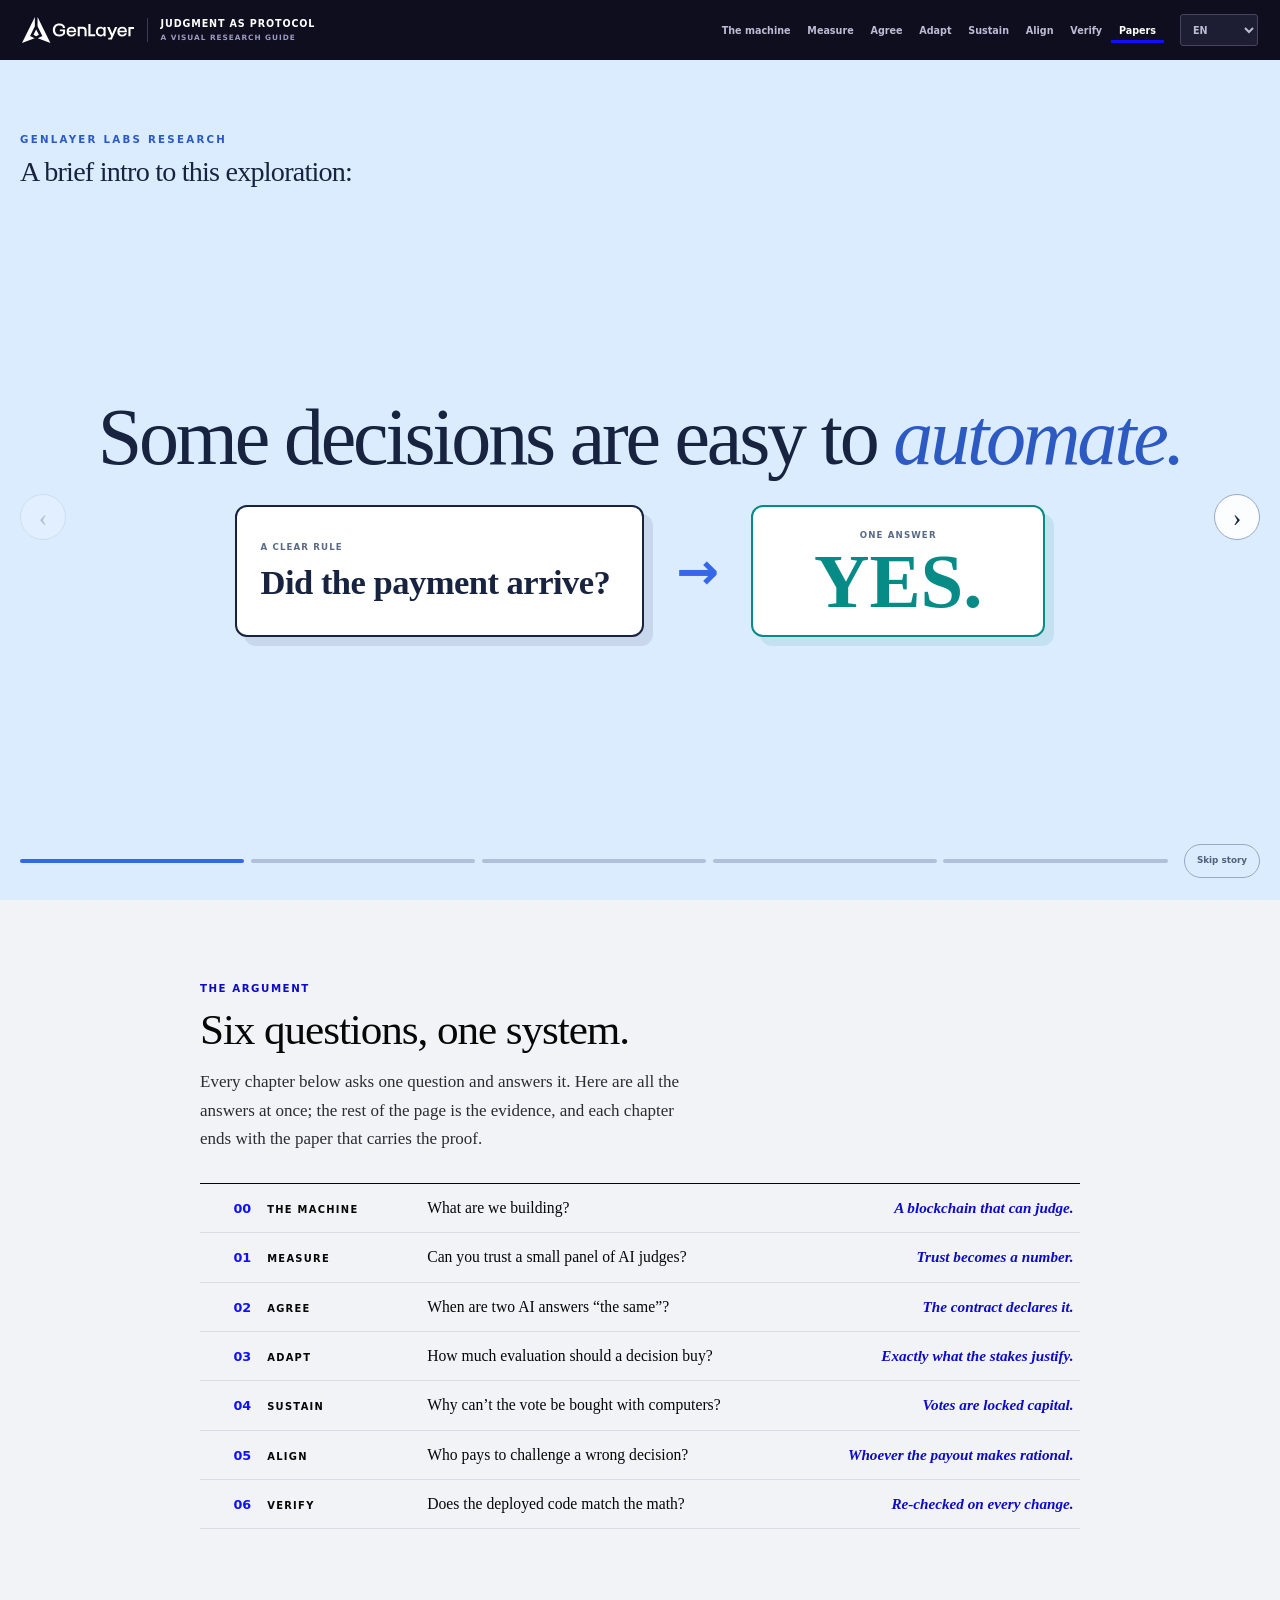
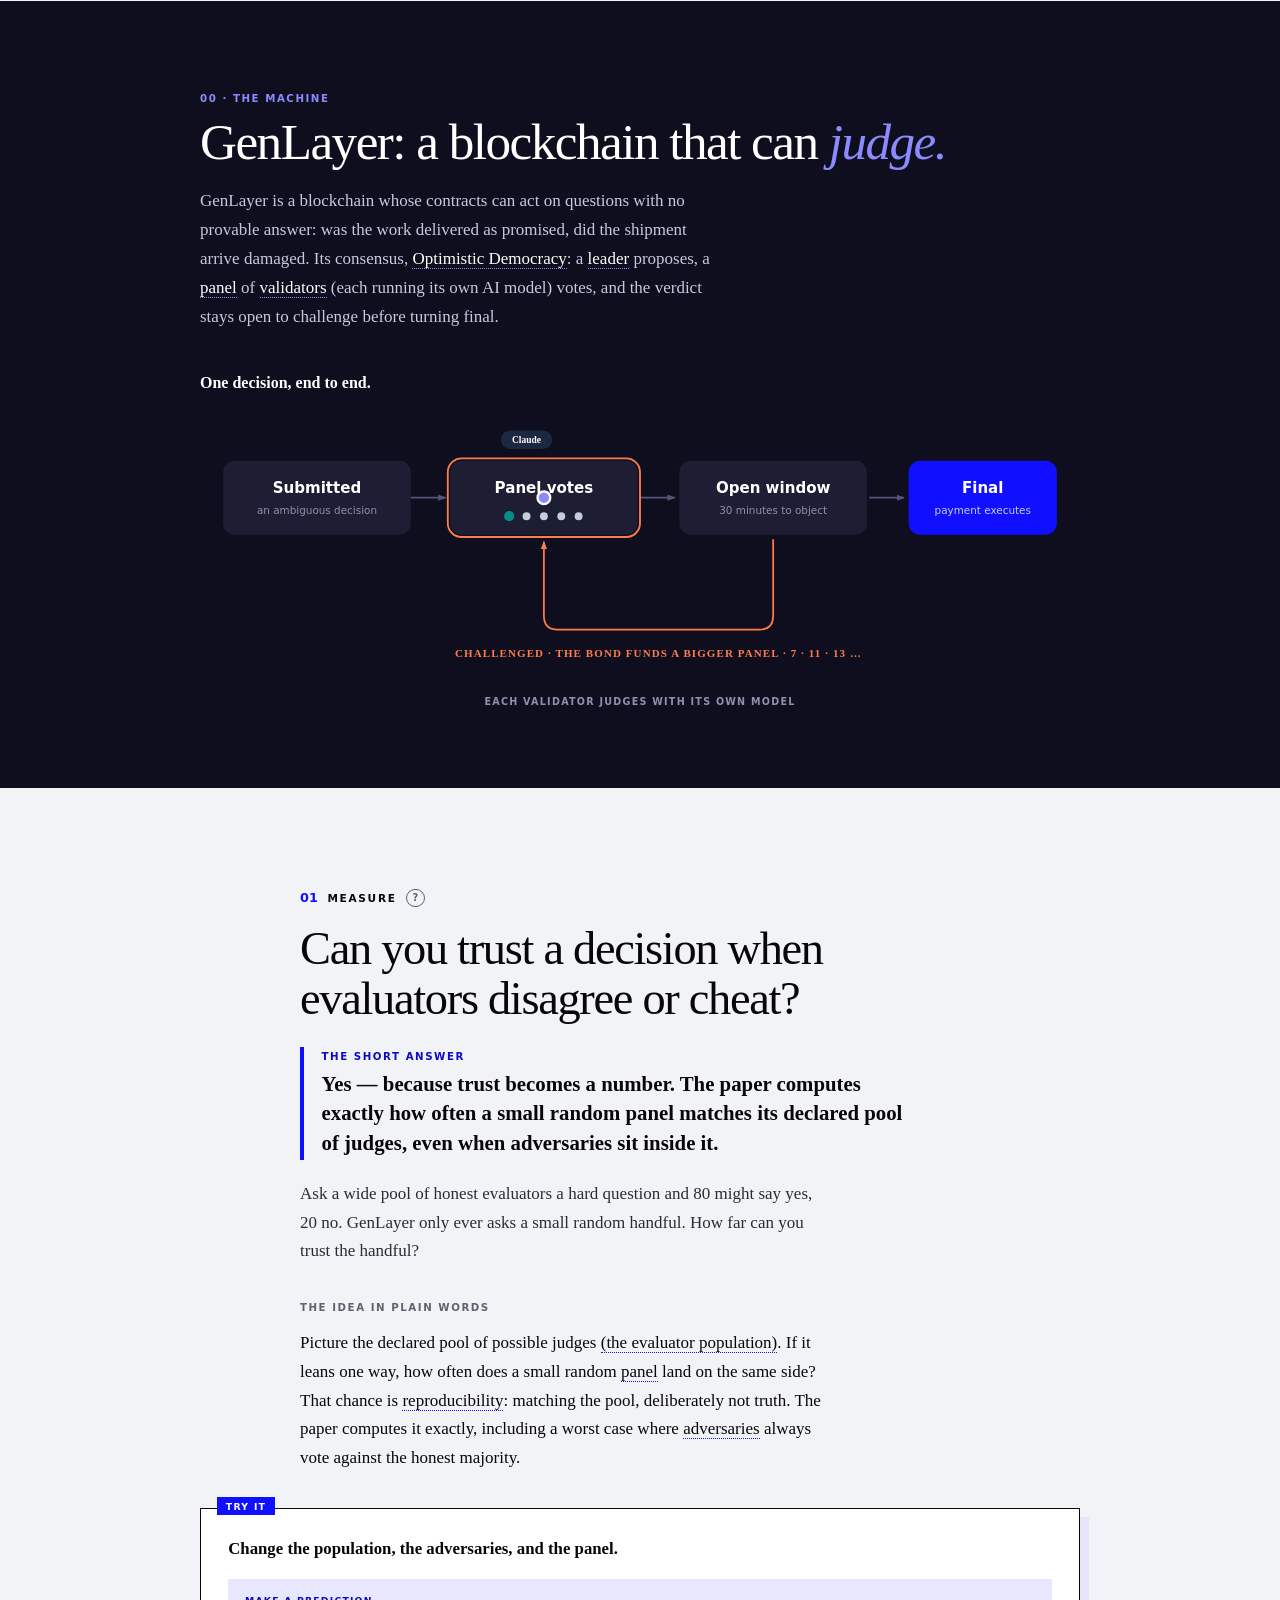
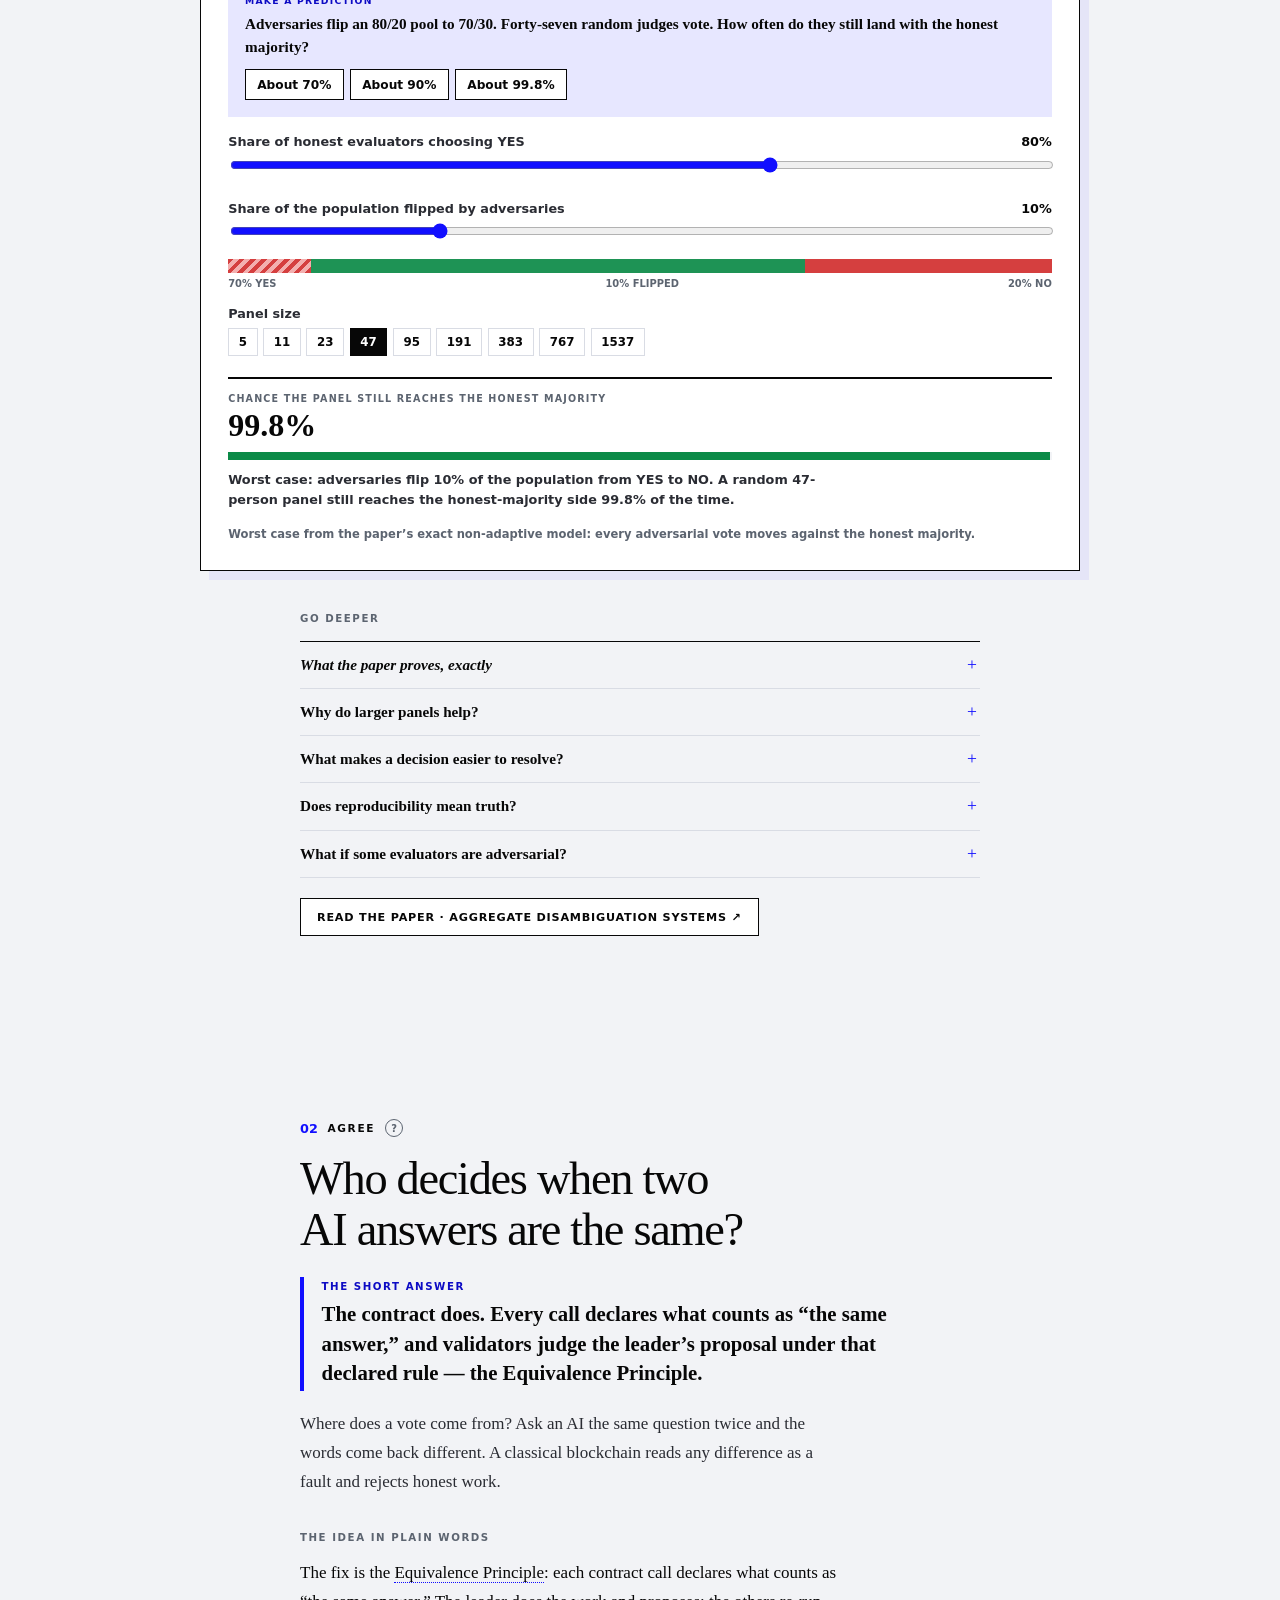
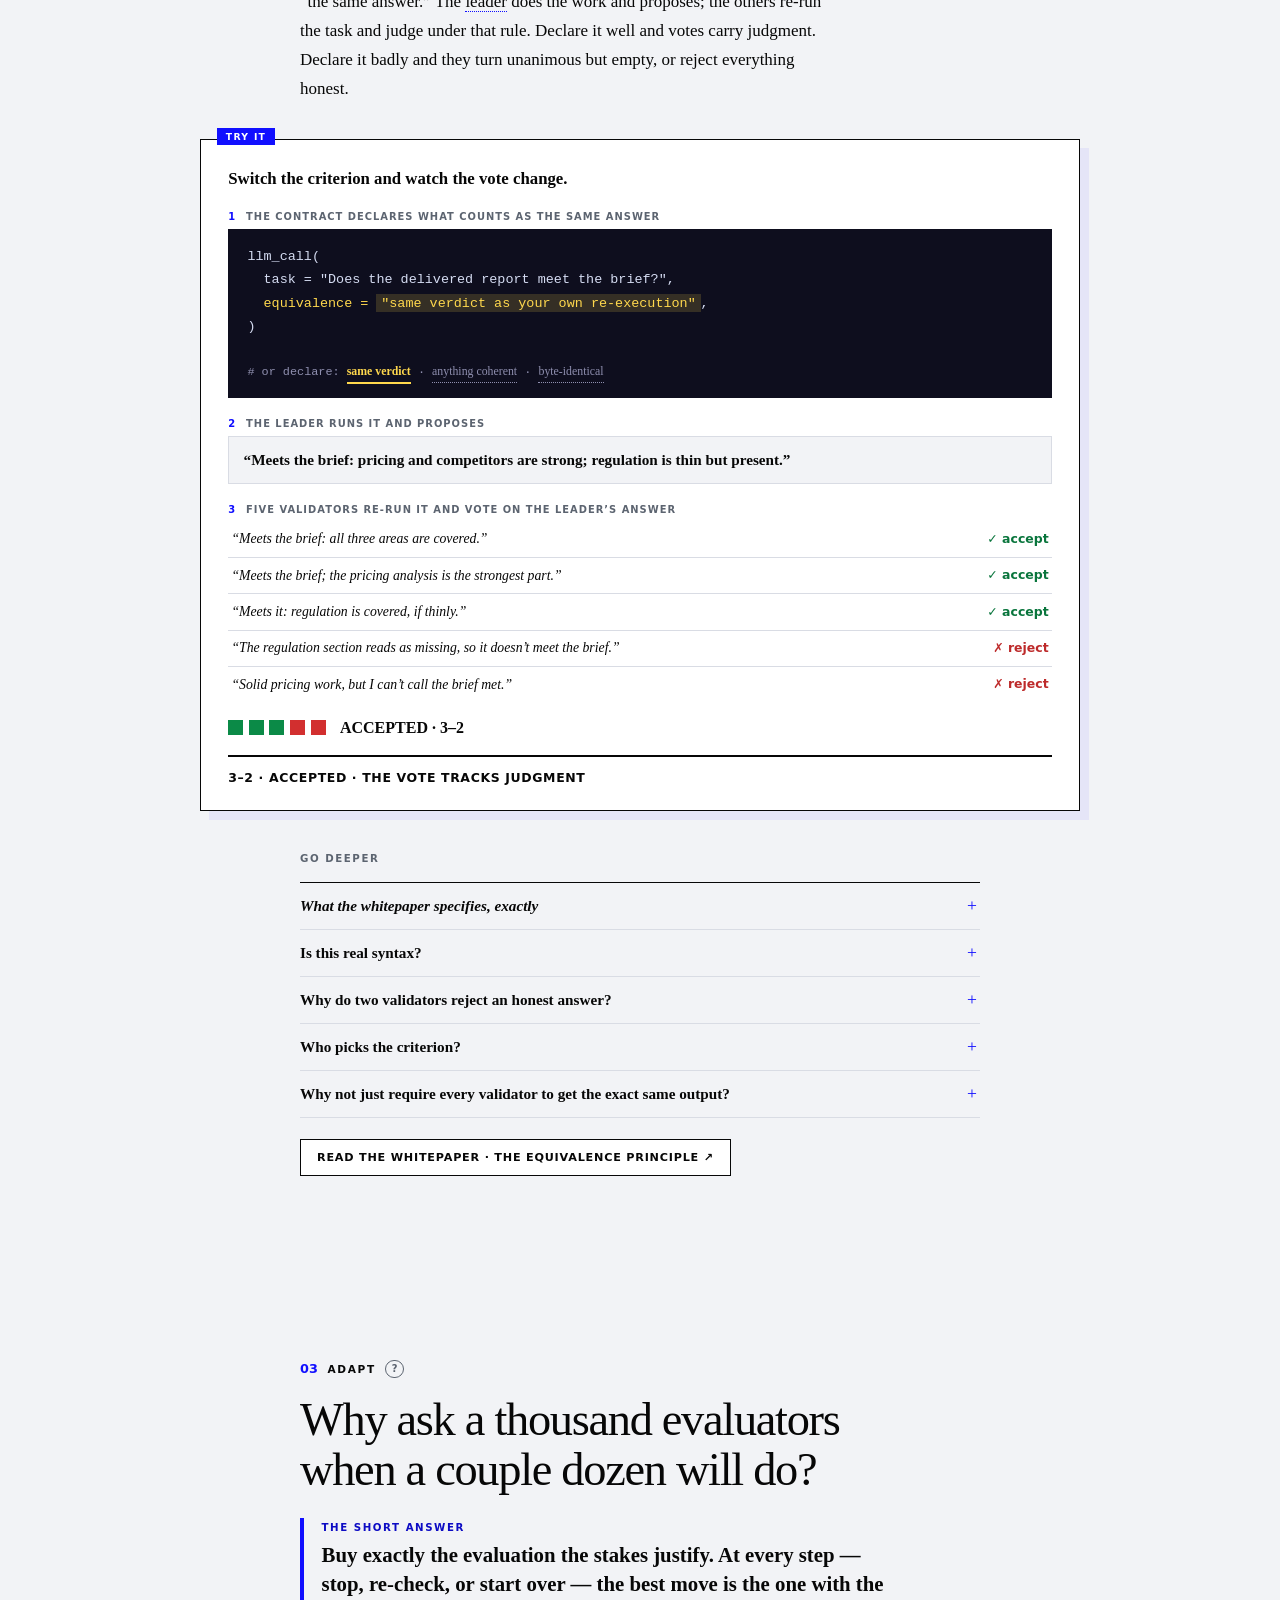
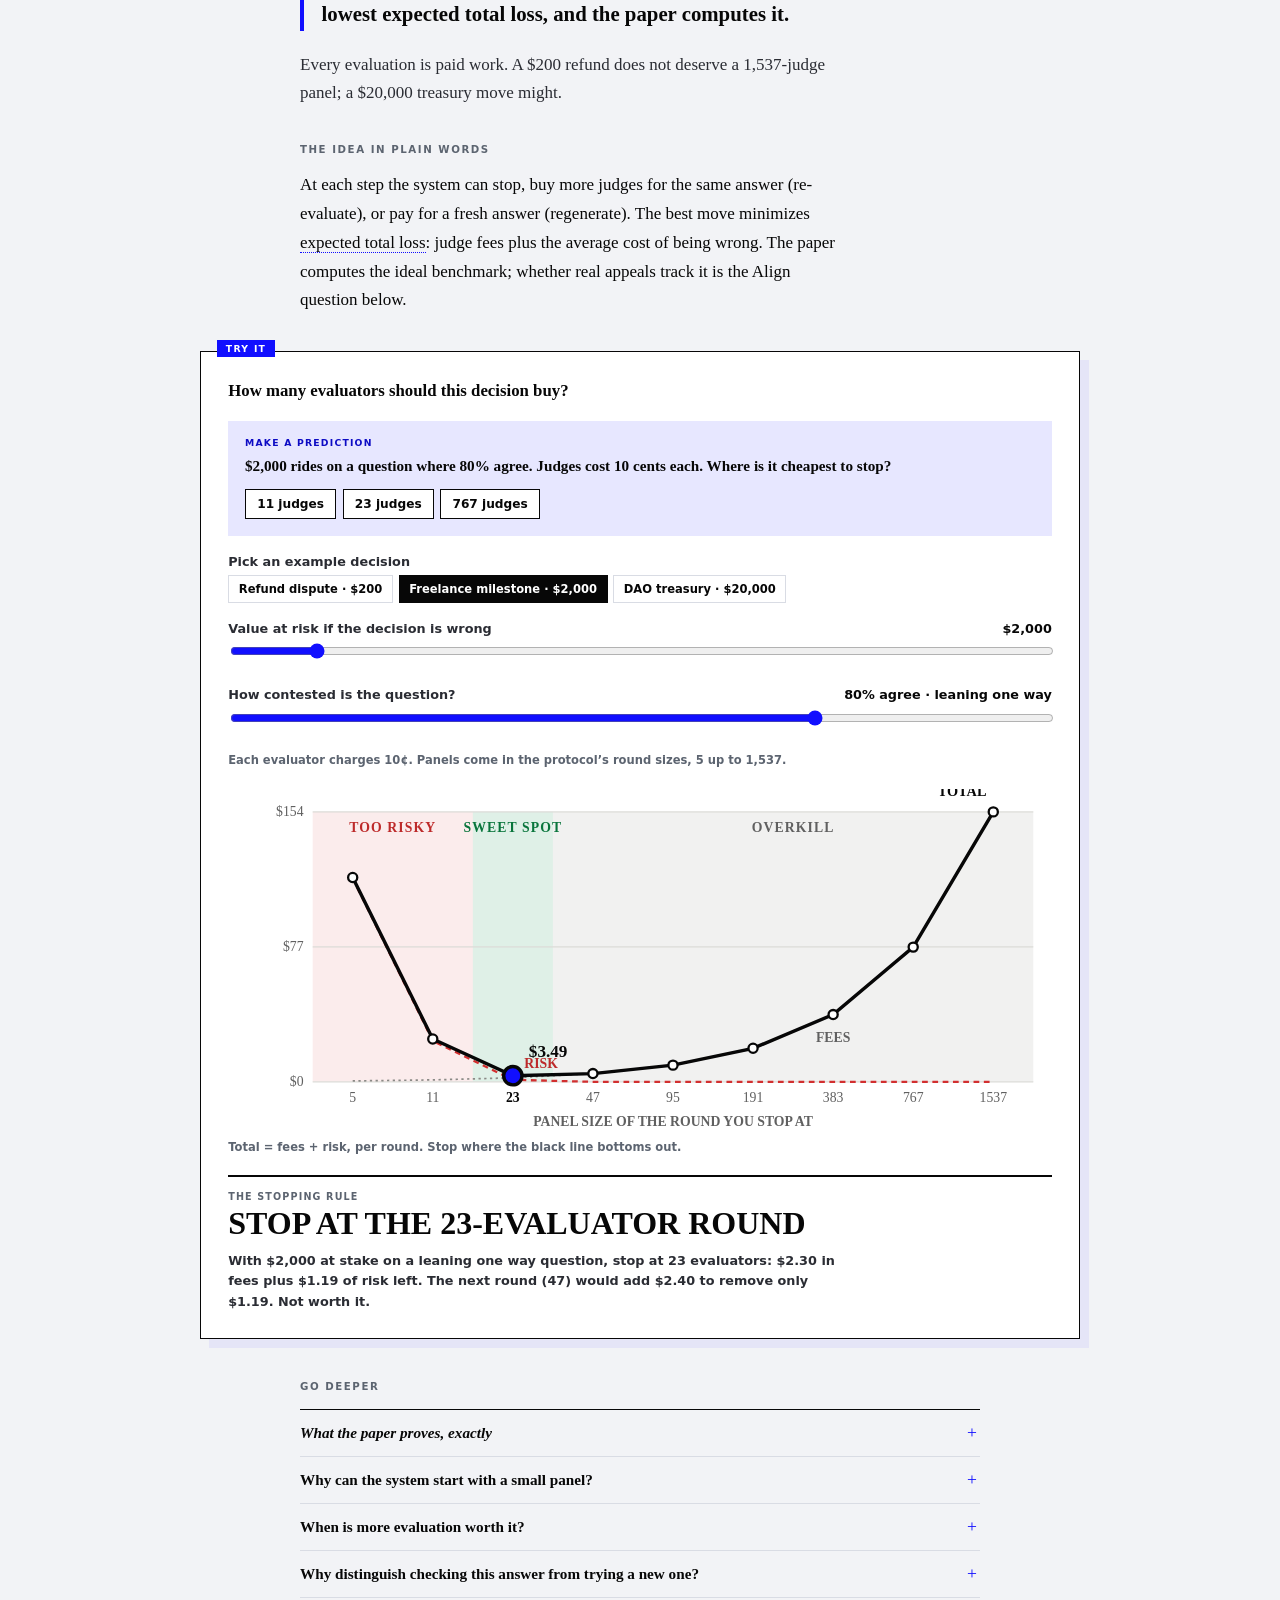
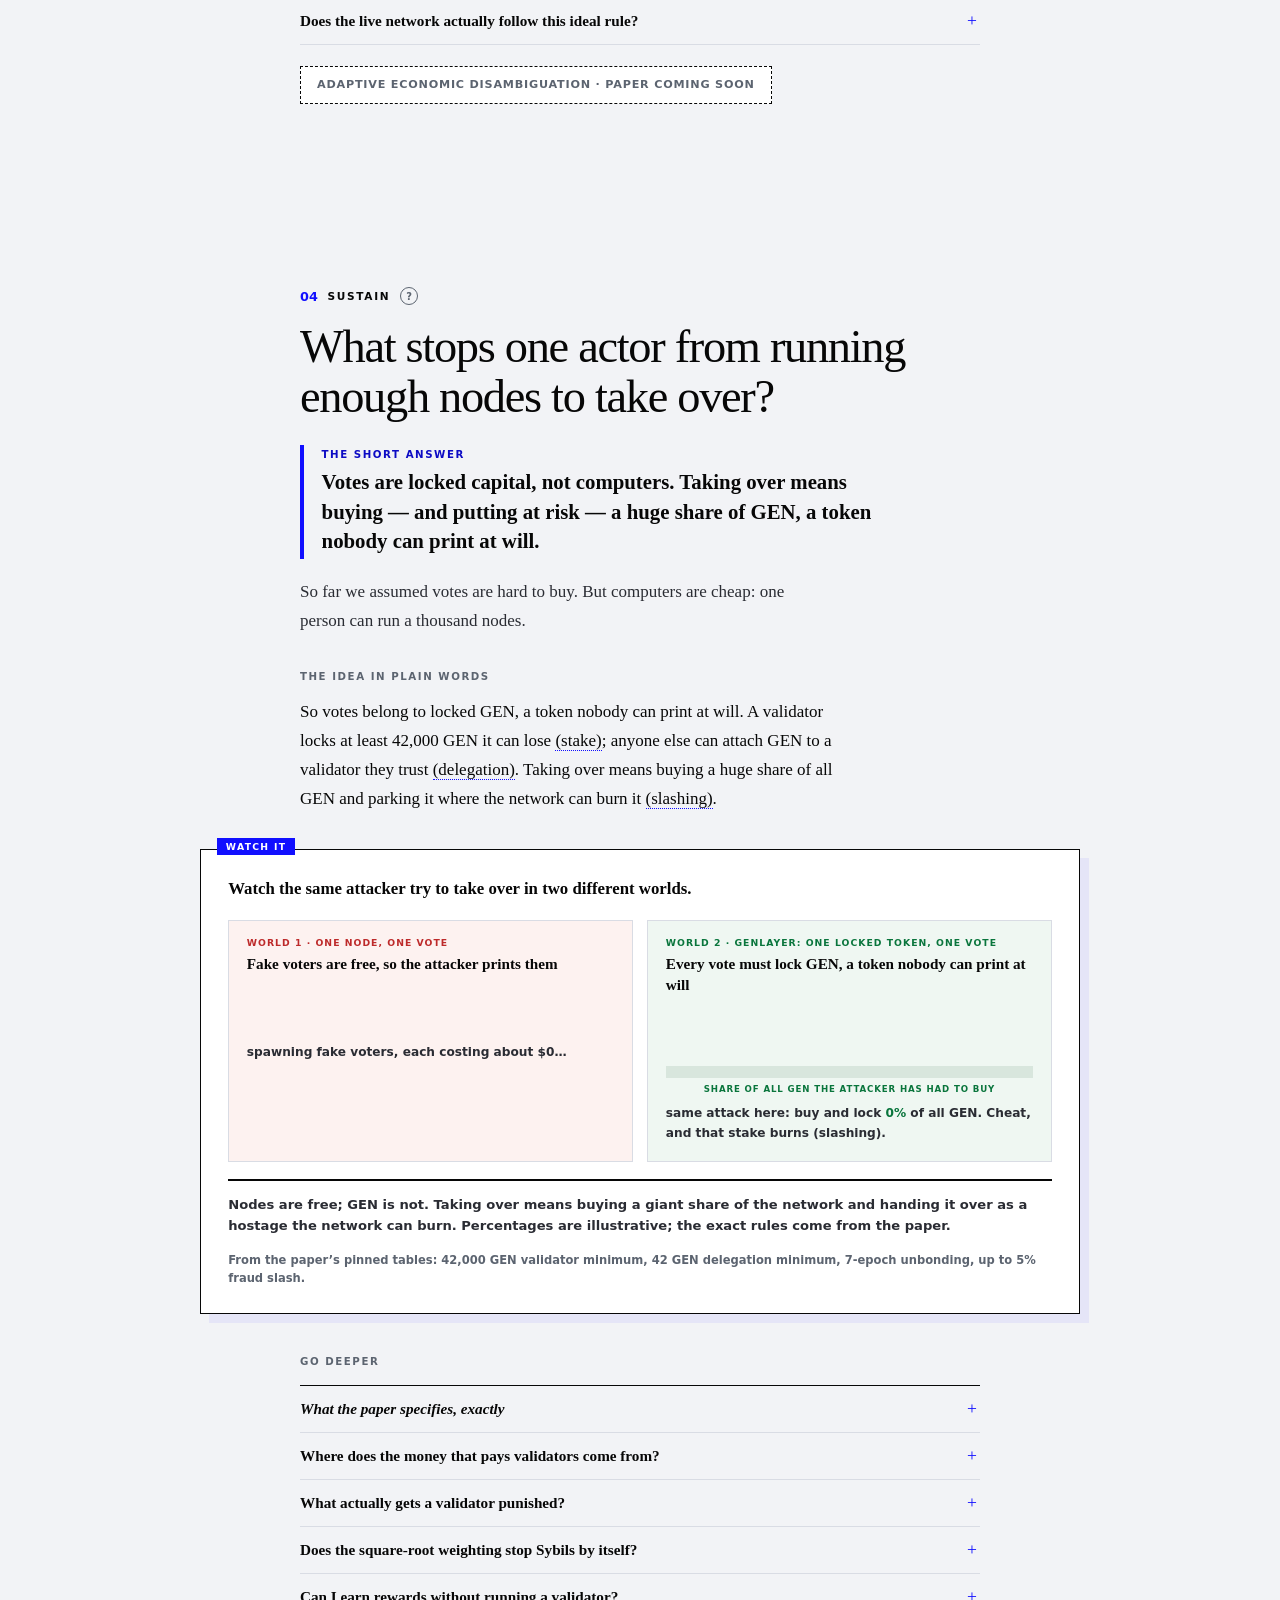
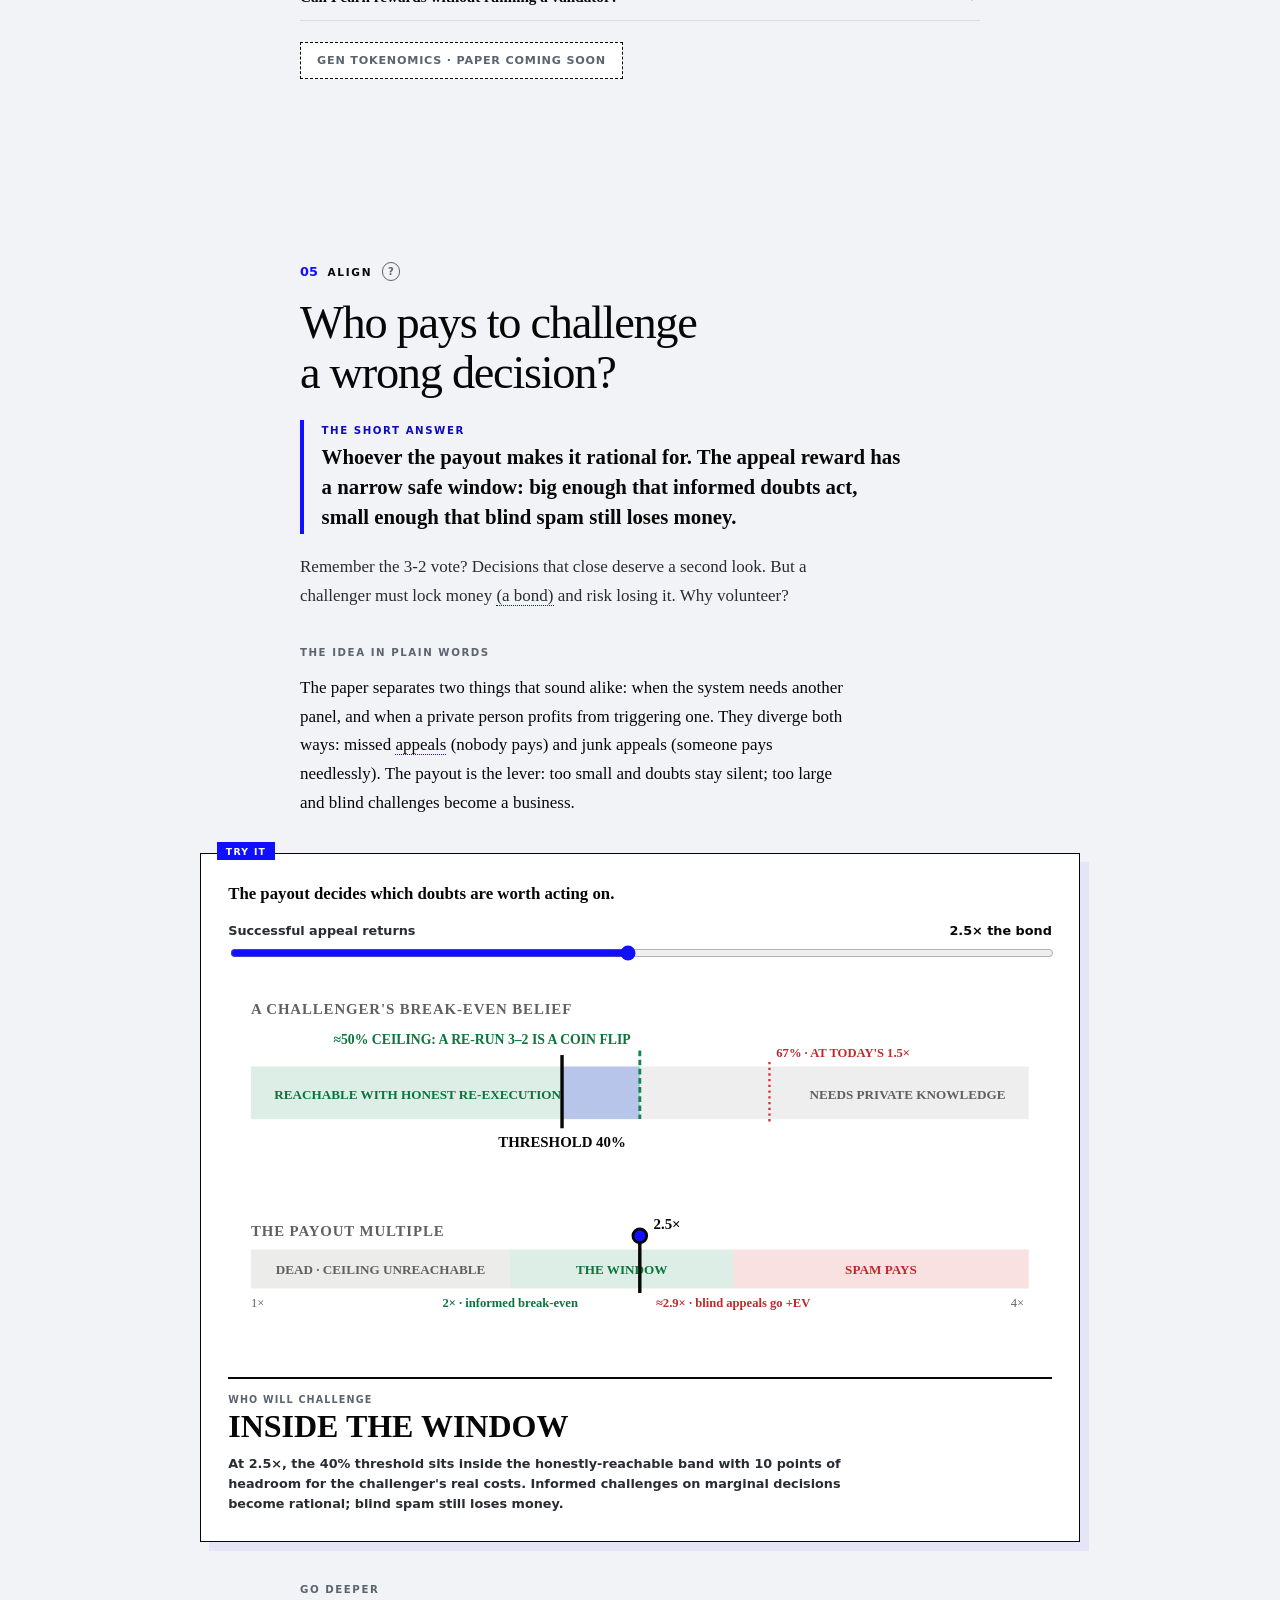
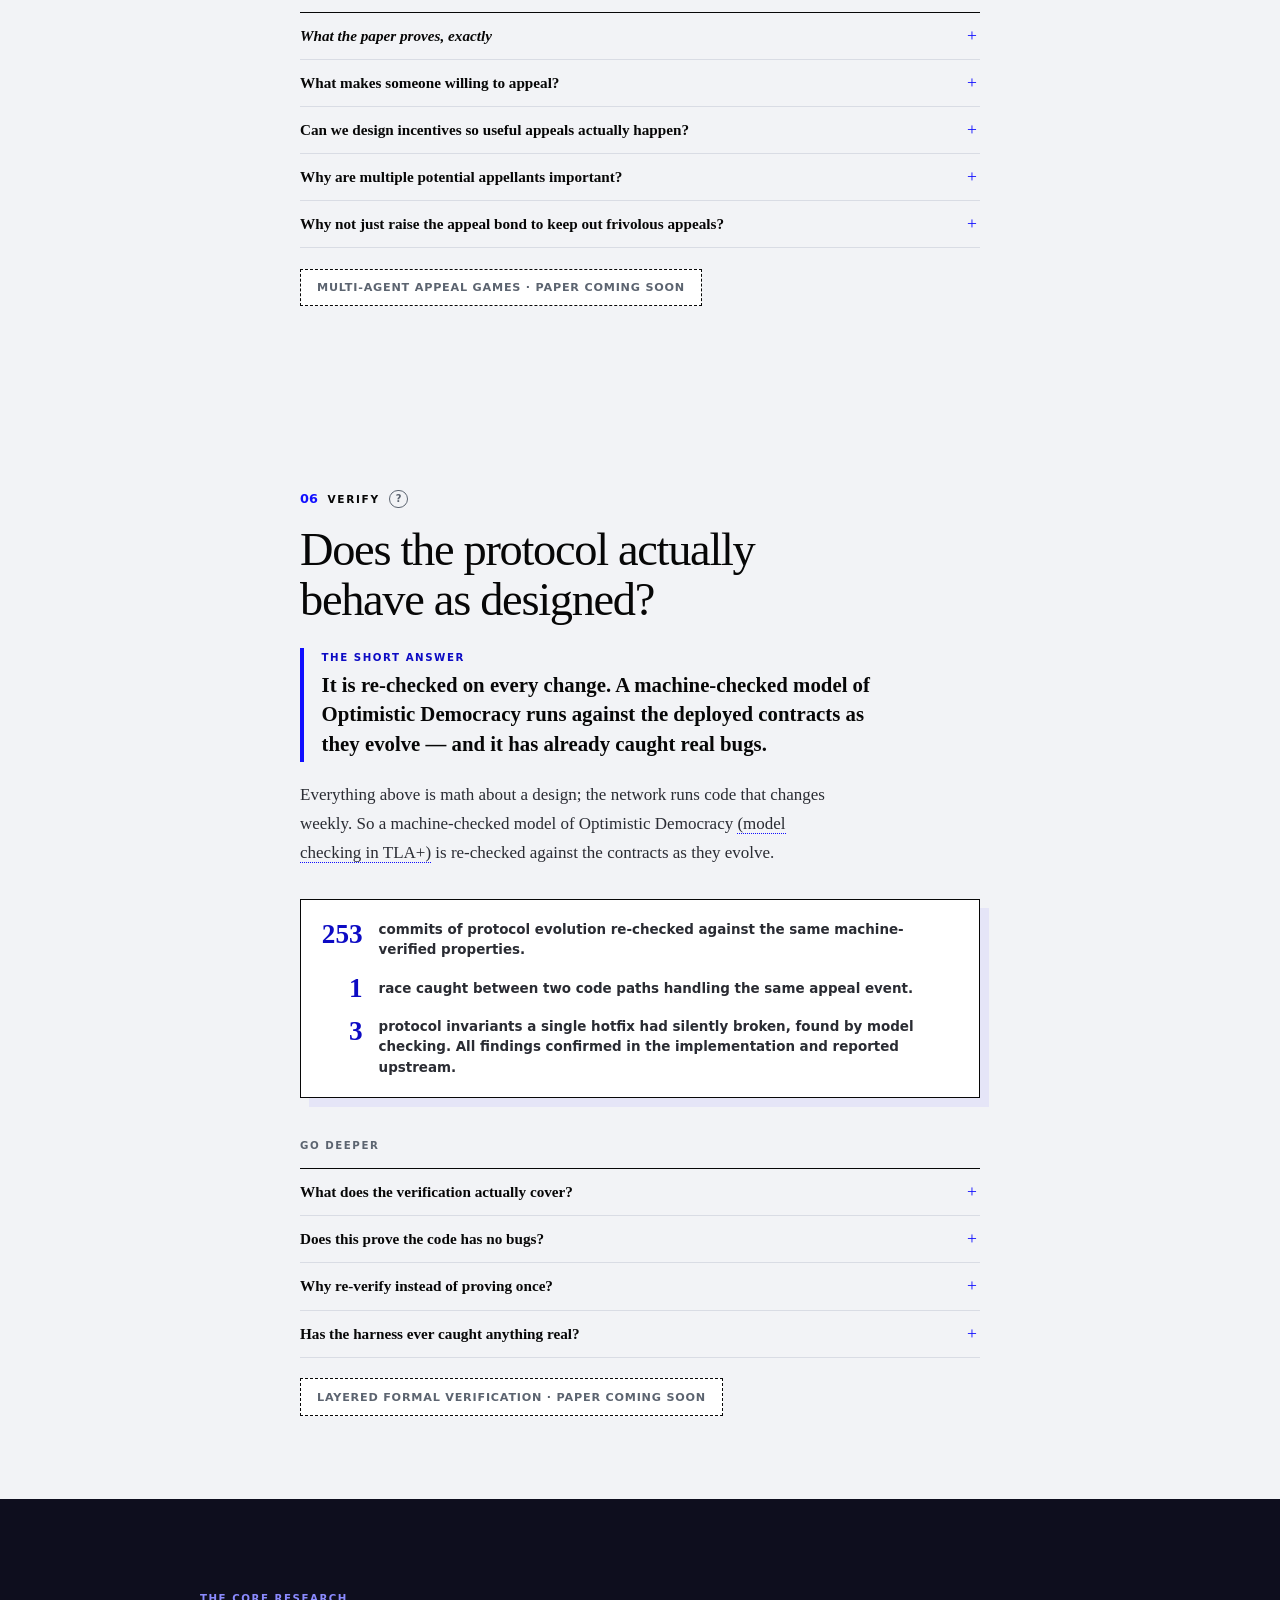
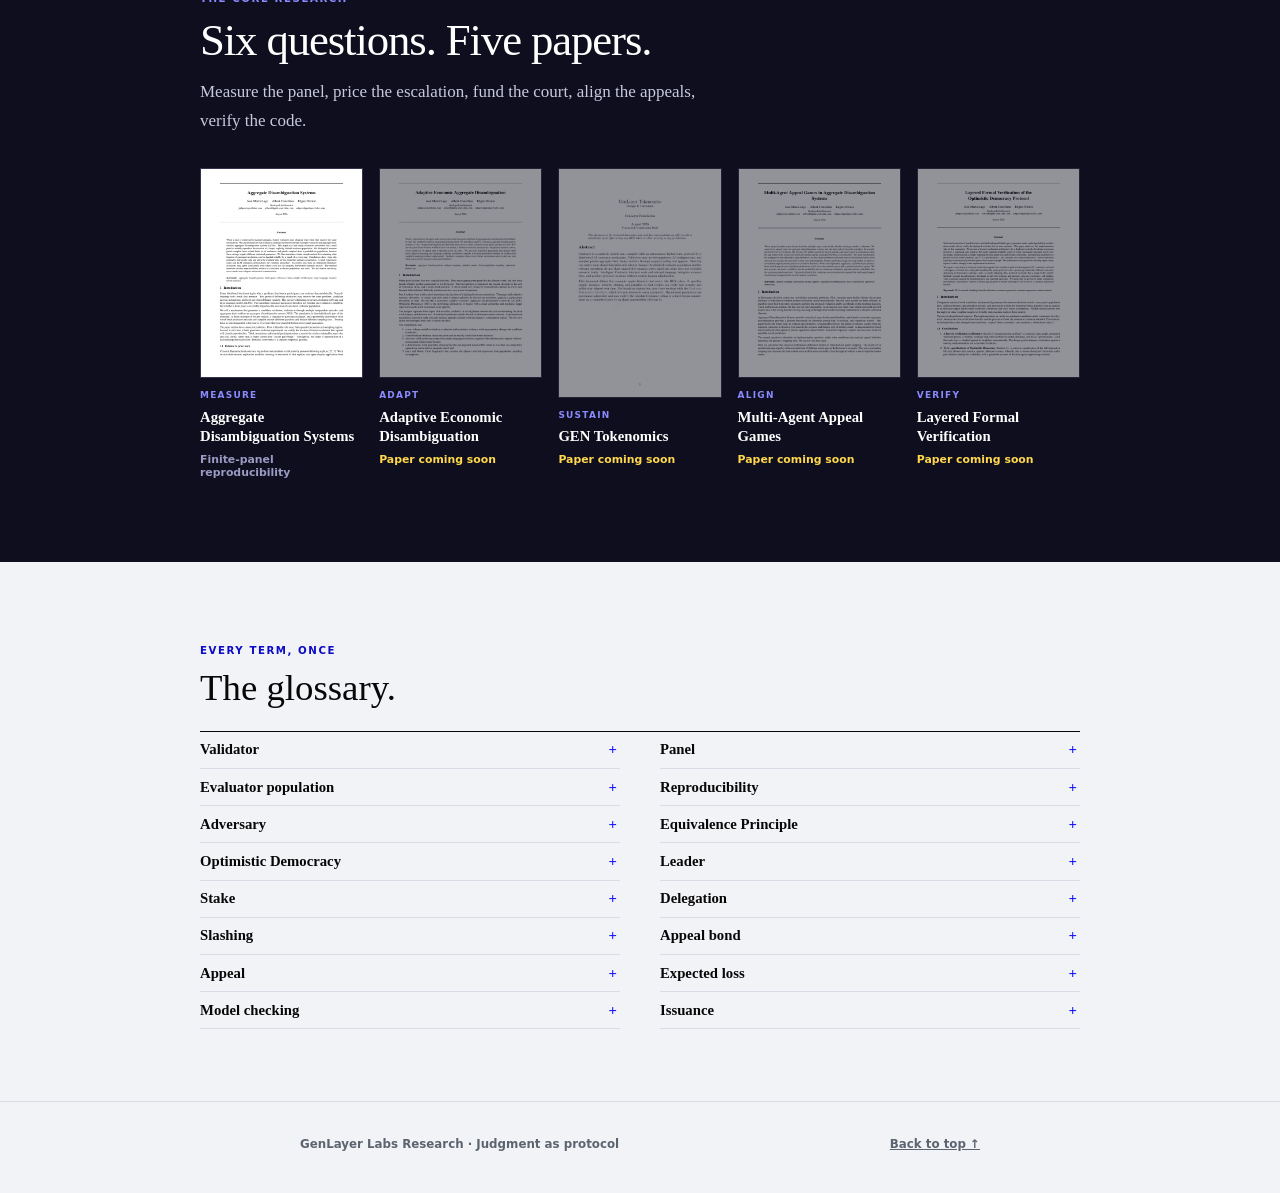
<file: index.html>
<!doctype html>
<html lang="en">
  <head>
    <meta charset="UTF-8" />
    <meta name="viewport" content="width=device-width, initial-scale=1.0" />
    <meta name="description" content="How GenLayer’s research automates judgment with AI in adversarial environments: measure how reliable a decision is, adapt evaluation, and align incentives." />
    <meta name="author" content="GenLayer Labs Research" />
    <meta name="robots" content="index, follow, max-image-preview:large" />
    <title>Aggregate Disambiguation Systems | GenLayer Labs Research</title>
    <link rel="canonical" href="https://genlayerlabs.github.io/research/" />
    <link rel="alternate" hreflang="en" href="https://genlayerlabs.github.io/research/" />
    <link rel="alternate" hreflang="es" href="https://genlayerlabs.github.io/research/es/" />
    <link rel="alternate" hreflang="ko" href="https://genlayerlabs.github.io/research/ko/" />
    <link rel="alternate" hreflang="zh-Hans" href="https://genlayerlabs.github.io/research/zh/" />
    <link rel="alternate" hreflang="ru" href="https://genlayerlabs.github.io/research/ru/" />
    <link rel="alternate" hreflang="tr" href="https://genlayerlabs.github.io/research/tr/" />
    <link rel="alternate" hreflang="x-default" href="https://genlayerlabs.github.io/research/" />
    <link rel="icon" href="favicon.ico" sizes="32x32" />
    <link rel="icon" href="brand/genlayer-icon.svg?v=2" type="image/svg+xml" />
    <link rel="apple-touch-icon" href="brand/apple-touch-icon.png" />
    <meta property="og:type" content="website" />
    <meta property="og:site_name" content="GenLayer Labs Research" />
    <meta property="og:title" content="Aggregate Disambiguation Systems | GenLayer Labs Research" />
    <meta property="og:description" content="How GenLayer’s research automates judgment with AI in adversarial environments: measure how reliable a decision is, adapt evaluation, and align incentives." />
    <meta property="og:url" content="https://genlayerlabs.github.io/research/" />
    <meta property="og:locale" content="en_US" />
    <meta property="og:image" content="https://genlayerlabs.github.io/research/brand/aggregate-disambiguation-social.png" />
    <meta property="og:image:width" content="1200" />
    <meta property="og:image:height" content="630" />
    <meta property="og:image:alt" content="Aggregate Disambiguation Systems: a visual research guide" />
    <meta name="twitter:card" content="summary_large_image" />
    <meta name="twitter:title" content="Aggregate Disambiguation Systems | GenLayer Labs Research" />
    <meta name="twitter:description" content="How GenLayer’s research automates judgment with AI in adversarial environments: measure how reliable a decision is, adapt evaluation, and align incentives." />
    <meta name="twitter:image" content="https://genlayerlabs.github.io/research/brand/aggregate-disambiguation-social.png" />
    <meta name="twitter:image:alt" content="Aggregate Disambiguation Systems: a visual research guide" />
    <script type="application/ld+json">
      {
        "@context": "https://schema.org",
        "@graph": [
          {
            "@type": "Organization",
            "@id": "https://genlayer.com/#organization",
            "name": "GenLayer",
            "url": "https://genlayer.com/",
            "sameAs": [
              "https://x.com/GenLayer",
              "https://github.com/genlayerlabs"
            ],
            "logo": {
              "@type": "ImageObject",
              "url": "https://genlayerlabs.github.io/research/brand/genlayer-icon.svg"
            }
          },
          {
            "@type": "Person",
            "@id": "https://genlayerlabs.github.io/research/#jose-maria-lago",
            "name": "José María Lago"
          },
          {
            "@type": "Person",
            "@id": "https://genlayerlabs.github.io/research/#albert-castellana",
            "name": "Albert Castellana"
          },
          {
            "@type": "Person",
            "@id": "https://genlayerlabs.github.io/research/#edgars-nemse",
            "name": "Edgars Nemše"
          },
          {
            "@type": "WebSite",
            "@id": "https://genlayerlabs.github.io/research/#website",
            "url": "https://genlayerlabs.github.io/research/",
            "name": "GenLayer Labs Research",
            "publisher": {
              "@id": "https://genlayer.com/#organization"
            },
            "inLanguage": [
              "en",
              "es",
              "ko",
              "zh-Hans",
              "ru",
              "tr"
            ]
          },
          {
            "@type": "CollectionPage",
            "@id": "https://genlayerlabs.github.io/research/#guide",
            "url": "https://genlayerlabs.github.io/research/",
            "name": "Aggregate Disambiguation Systems | GenLayer Labs Research",
            "description": "How GenLayer’s research automates judgment with AI in adversarial environments: measure how reliable a decision is, adapt evaluation, and align incentives.",
            "isPartOf": {
              "@id": "https://genlayerlabs.github.io/research/#website"
            },
            "publisher": {
              "@id": "https://genlayer.com/#organization"
            },
            "image": "https://genlayerlabs.github.io/research/brand/aggregate-disambiguation-social.png",
            "dateModified": "2026-08-09",
            "inLanguage": "en",
            "mainEntity": {
              "@id": "https://genlayerlabs.github.io/research/#research-documents"
            },
            "hasPart": [
              {
                "@id": "https://genlayerlabs.github.io/research/papers/part-1-aggregate-disambiguation-systems.pdf#article"
              },
              {
                "@id": "https://genlayerlabs.github.io/research/papers/genlayer-whitepaper-v2.pdf#article"
              }
            ]
          },
          {
            "@type": "ItemList",
            "@id": "https://genlayerlabs.github.io/research/#research-documents",
            "name": "GenLayer aggregate disambiguation research documents",
            "numberOfItems": 2,
            "itemListElement": [
              {
                "@type": "ListItem",
                "position": 1,
                "item": {
                  "@id": "https://genlayerlabs.github.io/research/papers/part-1-aggregate-disambiguation-systems.pdf#article"
                }
              },
              {
                "@type": "ListItem",
                "position": 2,
                "item": {
                  "@id": "https://genlayerlabs.github.io/research/papers/genlayer-whitepaper-v2.pdf#article"
                }
              }
            ]
          },
          {
            "@type": "ScholarlyArticle",
            "@id": "https://genlayerlabs.github.io/research/papers/part-1-aggregate-disambiguation-systems.pdf#article",
            "url": "https://arxiv.org/abs/2608.30805",
            "sameAs": "https://genlayerlabs.github.io/research/papers/part-1-aggregate-disambiguation-systems.pdf",
            "name": "Aggregate Disambiguation Systems",
            "description": "Statistical foundations for measuring how reliably a finite panel reproduces the decision of a declared evaluator population.",
            "datePublished": "2026-08",
            "author": [
              {
                "@id": "https://genlayerlabs.github.io/research/#jose-maria-lago"
              },
              {
                "@id": "https://genlayerlabs.github.io/research/#albert-castellana"
              },
              {
                "@id": "https://genlayerlabs.github.io/research/#edgars-nemse"
              }
            ],
            "publisher": {
              "@id": "https://genlayer.com/#organization"
            },
            "inLanguage": "en"
          },
          {
            "@type": "TechArticle",
            "@id": "https://genlayerlabs.github.io/research/papers/genlayer-whitepaper-v2.pdf#article",
            "url": "https://genlayerlabs.github.io/research/papers/genlayer-whitepaper-v2.pdf",
            "name": "GenLayer: The Intelligent Contract Network",
            "alternativeHeadline": "GenLayer Technical Whitepaper",
            "description": "The GenLayer system document covering the execution environment, Optimistic Democracy, protocol economics, and verification stack.",
            "version": "2.3",
            "author": [
              {
                "@id": "https://genlayerlabs.github.io/research/#albert-castellana"
              },
              {
                "@id": "https://genlayerlabs.github.io/research/#jose-maria-lago"
              },
              {
                "@id": "https://genlayerlabs.github.io/research/#edgars-nemse"
              }
            ],
            "publisher": {
              "@id": "https://genlayer.com/#organization"
            },
            "inLanguage": "en"
          },
          {
            "@type": "FAQPage",
            "@id": "https://genlayerlabs.github.io/research/#faq",
            "inLanguage": "en",
            "mainEntity": [
              {
                "@type": "Question",
                "name": "Why do larger panels help?",
                "acceptedAnswer": {
                  "@type": "Answer",
                  "text": "The more judges you sample, the smaller the chance the panel misses the side the whole pool favors."
                }
              },
              {
                "@type": "Question",
                "name": "What makes a decision easier to resolve?",
                "acceptedAnswer": {
                  "@type": "Answer",
                  "text": "The stronger the pool agrees, the fewer judges a stable result needs."
                }
              },
              {
                "@type": "Question",
                "name": "Does reproducibility mean truth?",
                "acceptedAnswer": {
                  "@type": "Answer",
                  "text": "No. It means random panels tend to reach the same side as the declared pool. Truth is a separate, empirical question."
                }
              },
              {
                "@type": "Question",
                "name": "What if some evaluators are adversarial?",
                "acceptedAnswer": {
                  "@type": "Answer",
                  "text": "The paper computes exact worst-case error when a known share of the pool is corrupted before the panel is drawn. Tolerance is measured, not assumed."
                }
              },
              {
                "@type": "Question",
                "name": "Is this real syntax?",
                "acceptedAnswer": {
                  "@type": "Answer",
                  "text": "No, illustrative. Real GenVM contracts are sandboxed Python classes, but the mechanism (a declared per-call criterion for every AI operation) is exactly as the whitepaper specifies."
                }
              },
              {
                "@type": "Question",
                "name": "Why do two validators reject an honest answer?",
                "acceptedAnswer": {
                  "@type": "Answer",
                  "text": "Their own re-runs honestly reach the opposite verdict. That is disagreement, not cheating: it is never punished, and the Measure math is built to absorb it."
                }
              },
              {
                "@type": "Question",
                "name": "Who picks the criterion?",
                "acceptedAnswer": {
                  "@type": "Answer",
                  "text": "The contract developer, per call. Different calls in the same contract can declare different criteria."
                }
              },
              {
                "@type": "Question",
                "name": "Why not just require every validator to get the exact same output?",
                "acceptedAnswer": {
                  "@type": "Answer",
                  "text": "For AI calls and web reads there is no single right output: two correct summaries differ textually. Deterministic code is still checked byte for byte."
                }
              },
              {
                "@type": "Question",
                "name": "Why can the system start with a small panel?",
                "acceptedAnswer": {
                  "@type": "Answer",
                  "text": "Most decisions resolve cheaply. Add judges only when the benefit beats the cost."
                }
              },
              {
                "@type": "Question",
                "name": "When is more evaluation worth it?",
                "acceptedAnswer": {
                  "@type": "Answer",
                  "text": "When the stakes are high enough, or the evidence weak enough, to pay for another look."
                }
              },
              {
                "@type": "Question",
                "name": "Why distinguish checking this answer from trying a new one?",
                "acceptedAnswer": {
                  "@type": "Answer",
                  "text": "They buy different things: re-checking adds evidence on the same answer; regenerating changes the answer itself. The paper prices each before spending."
                }
              },
              {
                "@type": "Question",
                "name": "Does the live network actually follow this ideal rule?",
                "acceptedAnswer": {
                  "@type": "Answer",
                  "text": "Not shown here. The rule is a planner’s benchmark; the network matches it only if someone finds the right appeal privately worthwhile. That is exactly what Align studies."
                }
              },
              {
                "@type": "Question",
                "name": "Where does the money that pays validators come from?",
                "acceptedAnswer": {
                  "@type": "Answer",
                  "text": "Two streams: transaction fees, plus issuance declining from 9% toward 4% on a fixed curve (a ceiling; burns can only lower it). The DAO is funded from fees alone, so its income tracks real usage."
                }
              },
              {
                "@type": "Question",
                "name": "What actually gets a validator punished?",
                "acceptedAnswer": {
                  "@type": "Answer",
                  "text": "Honest error and misconduct are priced apart. Losing a vote burns only fee-sized amounts, never principal. Idleness slashes 1%, provable fraud slashes the leader 5%, and a failed appeal forfeits its bond. Disagreement is absorbed; misconduct is punished."
                }
              },
              {
                "@type": "Question",
                "name": "Does the square-root weighting stop Sybils by itself?",
                "acceptedAnswer": {
                  "@type": "Answer",
                  "text": "No, and the paper says so. The concave weight only dampens concentration; what stops splitting is that every identity must lock the full 42,000 GEN, run its own node, and face its own slashing."
                }
              },
              {
                "@type": "Question",
                "name": "Can I earn rewards without running a validator?",
                "acceptedAnswer": {
                  "@type": "Answer",
                  "text": "Yes. Delegate 42 GEN or more and rewards auto-compound. No commissions to shop for: the protocol fixes the split, and every GEN in a validator’s position earns the same rate."
                }
              },
              {
                "@type": "Question",
                "name": "What makes someone willing to appeal?",
                "acceptedAnswer": {
                  "@type": "Answer",
                  "text": "Their odds of winning, the reward, the bond at risk, the cost of appealing, and any private stake in the outcome."
                }
              },
              {
                "@type": "Question",
                "name": "Can we design incentives so useful appeals actually happen?",
                "acceptedAnswer": {
                  "@type": "Answer",
                  "text": "Under conditions, yes. The paper shows how to calibrate rewards so private incentives track when the system benefits from another panel."
                }
              },
              {
                "@type": "Question",
                "name": "Why are multiple potential appellants important?",
                "acceptedAnswer": {
                  "@type": "Answer",
                  "text": "Once many people can appeal, their choices interact: waiting, racing, duplicated effort. The mechanism must price all three."
                }
              },
              {
                "@type": "Question",
                "name": "Why not just raise the appeal bond to keep out frivolous appeals?",
                "acceptedAnswer": {
                  "@type": "Answer",
                  "text": "A bigger bond funds the panel and deters spam, but it locks capital: the payoff math can stay identical while the pool of people who can afford to appeal shrinks sharply."
                }
              },
              {
                "@type": "Question",
                "name": "What does the verification actually cover?",
                "acceptedAnswer": {
                  "@type": "Answer",
                  "text": "A layered model: a canonical state graph, TLA+ specifications checked against it, and a mapping from every transition to the Solidity code of a pinned revision."
                }
              },
              {
                "@type": "Question",
                "name": "Does this prove the code has no bugs?",
                "acceptedAnswer": {
                  "@type": "Answer",
                  "text": "No. It proves stated properties about a stated model of a pinned revision. That scoping is what makes the claims checkable at all."
                }
              },
              {
                "@type": "Question",
                "name": "Why re-verify instead of proving once?",
                "acceptedAnswer": {
                  "@type": "Answer",
                  "text": "The protocol keeps evolving. Each revision is re-checked against the same properties, so silent drift shows up as a failed check, not a production incident."
                }
              },
              {
                "@type": "Question",
                "name": "Has the harness ever caught anything real?",
                "acceptedAnswer": {
                  "@type": "Answer",
                  "text": "Yes: the race and the three broken invariants above. All confirmed in the implementation and reported upstream."
                }
              }
            ]
          }
        ]
      }
    </script>
    <link rel="stylesheet" href="bridge-compact.css?v=mtk1ld6e" />
    <link rel="stylesheet" href="bridge-critical.css?v=mtk1ld6e" />
  </head>
  <body>



<a class="skip-link" href="#map">Skip the introduction</a>
<header class="site-header">
  <div class="bar">
    <a class="brand" href="#top" aria-label="GenLayer, back to top">
      <img src="brand/genlayer-logo-white.svg" alt="GenLayer" width="300" height="72" />
      <span>JUDGMENT AS PROTOCOL<small>A VISUAL RESEARCH GUIDE</small></span>
    </a>
    <nav aria-label="Page sections">
      <a href="#machine">The machine</a><a href="#measure">Measure</a><a href="#agree">Agree</a><a href="#adapt">Adapt</a><a href="#sustain">Sustain</a><a href="#align">Align</a><a href="#verify">Verify</a><a href="#papers">Papers</a>
    </nav>
    <label class="language-switcher"><span>Choose language</span><select data-language-select data-current-locale="en" aria-label="Choose language"><option value="./" data-locale="en" lang="en" aria-label="English" selected>EN</option><option value="es/" data-locale="es" lang="es" aria-label="Español">ES</option><option value="ko/" data-locale="ko" lang="ko" aria-label="한국어">KO</option><option value="zh/" data-locale="zh" lang="zh-Hans" aria-label="简体中文">ZH</option><option value="ru/" data-locale="ru" lang="ru" aria-label="Русский">RU</option><option value="tr/" data-locale="tr" lang="tr" aria-label="Türkçe">TR</option></select></label>
    <i class="progress" aria-hidden="true"></i>
  </div>
</header>

<main id="top">

  <section class="bi-onboard critical-onboard" aria-label="Why ambiguous judgment needs a system">
    <div class="bi-overview">
      <p class="bi-overview-kicker">GENLAYER LABS RESEARCH</p>
      <p class="bi-overview-title">A brief intro to this exploration:</p>
    </div>
    <div class="bi-stage">
      <button class="bi-arrow bi-arrow-prev" type="button" aria-label="Previous slide">&#8249;</button>
      <button class="bi-arrow bi-arrow-next" type="button" aria-label="Next slide">&#8250;</button>
      <div class="bi-scene active" data-intro-scene="1">
        <h1>Some decisions are easy to <em>automate.</em></h1>
        <div class="bi-question-flow">
          <div class="bi-question-card"><small>A CLEAR RULE</small><strong>Did the payment arrive?</strong></div><b>→</b>
          <div class="bi-single-answer"><small>ONE ANSWER</small><strong>YES.</strong></div>
        </div>
      </div>
      <div class="bi-scene" data-intro-scene="2" aria-hidden="true">
        <h2>Others require <em>judgment.</em></h2>
        <div class="bi-question-card bi-ambiguous-card"><small>AN AMBIGUOUS QUESTION</small><strong>Did the work satisfy the brief?</strong></div>
      </div>
      <div class="bi-scene" data-intro-scene="3" aria-hidden="true">
        <h2>AI evaluators can reach <em>different answers.</em></h2>
        <div class="bi-judgment-row" aria-label="Five separate judgments: yes, no, yes, no, yes">
          <div><small>JUDGMENT 01</small><strong>YES</strong></div><div><small>JUDGMENT 02</small><strong>NO</strong></div><div><small>JUDGMENT 03</small><strong>YES</strong></div><div><small>JUDGMENT 04</small><strong>NO</strong></div><div><small>JUDGMENT 05</small><strong>YES</strong></div>
        </div>
      </div>
      <div class="bi-scene" data-intro-scene="4" aria-hidden="true">
        <h2>But software still needs <em>one decision it can act on.</em></h2>
        <div class="bi-bottleneck">
          <div class="bi-mini-verdicts" aria-label="Five judgments: three yes, two no"><i>YES</i><i>NO</i><i>YES</i><i>NO</i><i>YES</i></div><b>→</b>
          <div class="bi-decision-gap"><small>THE MISSING STEP</small><strong>VERDICT?</strong></div><b>→</b>
          <div class="bi-final-box"><small>ONE RESULT</small><strong>SOFTWARE CAN ACT</strong></div>
        </div>
      </div>
      <div class="bi-scene bi-research-origin" data-intro-scene="5" aria-hidden="true">
        <div class="bi-research-copy">
          <p class="bi-final-kicker">THE RESEARCH</p>
          <h2>For three years, we’ve researched how to automate ambiguous decisions in <em>adversarial environments.</em></h2>
          <div class="bi-built-ctas">
            <a class="bi-research-enter" href="#map">Enter the full guide <span>↓</span></a>
          </div>
        </div>
        <div class="bi-paper-fan" aria-label="The three core research papers">
          <article><img src="covers/part-1-560.webp" alt="First page of Aggregate Disambiguation Systems" width="850" height="1100" /><span><small>MEASURE</small><strong>Statistical properties</strong></span></article>
          <article><img src="covers/part-2-560.webp" alt="First page of Adaptive Economic Aggregate Disambiguation" width="850" height="1100" /><span><small>ADAPT</small><strong>Cost-aware evaluation</strong></span></article>
          <article><img src="covers/part-4-560.webp" alt="First page of Multi-Agent Appeal Games" width="850" height="1100" /><span><small>ALIGN</small><strong>Appeal incentives</strong></span></article>
        </div>
      </div>
    </div>
    <div class="bi-controls">
      <div class="bi-progress" aria-label="Story progress"><button class="active" type="button" data-intro-progress="1" aria-label="Show story step 1 of 5" aria-current="step"></button><button type="button" data-intro-progress="2" aria-label="Show story step 2 of 5"></button><button type="button" data-intro-progress="3" aria-label="Show story step 3 of 5"></button><button type="button" data-intro-progress="4" aria-label="Show story step 4 of 5"></button><button type="button" data-intro-progress="5" aria-label="Show story step 5 of 5"></button></div>
      <button class="bi-skip" type="button">Skip story</button><button class="bi-replay" type="button" hidden>Replay story ↺</button>
    </div>
  </section>

  <section class="map" id="map" aria-label="The argument in one screen">
    <div class="wide">
      <p class="label" style="color: var(--blue-ink)">The argument</p>
      <h2>Six questions, one system.</h2>
      <p class="intro">Every chapter below asks one question and answers it. Here are all the answers at once; the rest of the page is the evidence, and each chapter ends with the paper that carries the proof.</p>
      <ol>
        <li><a href="#machine"><span class="num">00</span><span class="word">THE MACHINE</span><span class="q">What are we building?</span><span class="a">A blockchain that can judge.</span></a></li>
        <li><a href="#measure"><span class="num">01</span><span class="word">MEASURE</span><span class="q">Can you trust a small panel of AI judges?</span><span class="a">Trust becomes a number.</span></a></li>
        <li><a href="#agree"><span class="num">02</span><span class="word">AGREE</span><span class="q">When are two AI answers &ldquo;the same&rdquo;?</span><span class="a">The contract declares it.</span></a></li>
        <li><a href="#adapt"><span class="num">03</span><span class="word">ADAPT</span><span class="q">How much evaluation should a decision buy?</span><span class="a">Exactly what the stakes justify.</span></a></li>
        <li><a href="#sustain"><span class="num">04</span><span class="word">SUSTAIN</span><span class="q">Why can&rsquo;t the vote be bought with computers?</span><span class="a">Votes are locked capital.</span></a></li>
        <li><a href="#align"><span class="num">05</span><span class="word">ALIGN</span><span class="q">Who pays to challenge a wrong decision?</span><span class="a">Whoever the payout makes rational.</span></a></li>
        <li><a href="#verify"><span class="num">06</span><span class="word">VERIFY</span><span class="q">Does the deployed code match the math?</span><span class="a">Re-checked on every change.</span></a></li>
      </ol>
    </div>
  </section>

  <span id="genlayer"></span>
  <section class="machine" id="machine" aria-label="GenLayer and Optimistic Democracy">
    <div class="wide">
      <p class="label"><span>00</span> · <span>The machine</span></p>
      <h2>GenLayer: a blockchain that can <em>judge.</em></h2>
      <p class="lede">GenLayer is a blockchain whose contracts can act on questions with no provable answer: was the work delivered as promised, did the shipment arrive damaged. Its consensus, <span class="gl" data-gl="od">Optimistic Democracy</span>: a <span class="gl" data-gl="leader">leader</span> proposes, a <span class="gl" data-gl="panel">panel</span> of <span class="gl" data-gl="validator">validators</span> (each running its own AI model) votes, and the verdict stays open to challenge before turning final.</p>
      <div class="od-flow">
        <p class="od-flow-label">One decision, end to end.</p>
        <svg id="odf-svg" viewBox="0 0 760 236">
          <defs><marker id="odf-arr" viewBox="0 0 10 10" refX="7" refY="5" markerWidth="6" markerHeight="6" orient="auto"><path d="M0,2 L8,5 L0,8 z" fill="#55557A"/></marker><marker id="odf-arr-hot" viewBox="0 0 10 10" refX="7" refY="5" markerWidth="6" markerHeight="6" orient="auto"><path d="M0,2 L8,5 L0,8 z" fill="#FF7B4A"/></marker></defs>
          <line x1="182" y1="74" x2="212" y2="74" stroke="#55557A" stroke-width="1.5" marker-end="url(#odf-arr)"/>
          <line x1="380" y1="74" x2="410" y2="74" stroke="#55557A" stroke-width="1.5" marker-end="url(#odf-arr)"/>
          <line x1="578" y1="74" x2="608" y2="74" stroke="#55557A" stroke-width="1.5" marker-end="url(#odf-arr)"/>
          <path id="odf-loop" d="M 495,110 L 495,176 Q 495,188 483,188 L 309,188 Q 297,188 297,176 L 297,112" fill="none" stroke="#FF7B4A" stroke-width="1.5" marker-end="url(#odf-arr-hot)"/>
          <text x="396" y="212" font-size="9.5" font-weight="700" letter-spacing=".1em" text-anchor="middle" fill="#FF7B4A">CHALLENGED · THE BOND FUNDS A BIGGER PANEL · 7 · 11 · 13 …</text>
          <g id="odf-st">
            <g data-b="0"><rect class="sc-card" x="20" y="42" width="162" height="64" rx="10"/><rect class="sc-ring" x="18" y="40" width="166" height="68" rx="12"/><text class="sc-t1" x="101" y="70">Submitted</text><text class="sc-t2" x="101" y="88">an ambiguous decision</text></g>
            <g data-b="1"><rect class="sc-card" x="216" y="42" width="162" height="64" rx="10"/><rect class="sc-ring" x="214" y="40" width="166" height="68" rx="12"/><text class="sc-t1" x="297" y="70">Panel votes</text><text class="sc-t2" x="297" y="88">sampled validators</text></g>
            <g data-b="2"><rect class="sc-card" x="414" y="42" width="162" height="64" rx="10"/><rect class="sc-ring" x="412" y="40" width="166" height="68" rx="12"/><text class="sc-t1" x="495" y="70">Open window</text><text class="sc-t2" x="495" y="88">30 minutes to object</text></g>
            <g data-b="3"><rect class="sc-card sc-dark" x="612" y="42" width="128" height="64" rx="10"/><rect class="sc-ring" x="610" y="40" width="132" height="68" rx="12"/><text class="sc-t1 sc-w" x="676" y="70">Final</text><text class="sc-t2 sc-wm" x="676" y="88">payment executes</text></g>
          </g>
          <circle id="odf-token" r="5.5" fill="#8B8AFF" stroke="white" stroke-width="2"/>
        </svg>
        <svg class="odf-mobile" viewBox="0 0 320 416" aria-hidden="true">
          <defs><marker id="odfm-arr" viewBox="0 0 10 10" refX="7" refY="5" markerWidth="6" markerHeight="6" orient="auto"><path d="M0,2 L8,5 L0,8 z" fill="#55557A"/></marker><marker id="odfm-arr-hot" viewBox="0 0 10 10" refX="7" refY="5" markerWidth="6" markerHeight="6" orient="auto"><path d="M0,2 L8,5 L0,8 z" fill="#FF7B4A"/></marker></defs>
          <line x1="160" y1="88" x2="160" y2="118" stroke="#55557A" stroke-width="1.5" marker-end="url(#odfm-arr)"/>
          <line x1="160" y1="192" x2="160" y2="222" stroke="#55557A" stroke-width="1.5" marker-end="url(#odfm-arr)"/>
          <line x1="160" y1="296" x2="160" y2="326" stroke="#55557A" stroke-width="1.5" marker-end="url(#odfm-arr)"/>
          <path d="M 60,276 L 46,276 Q 34,276 34,264 L 34,184 Q 34,172 46,172 L 52,172" fill="none" stroke="#FF7B4A" stroke-width="1.5" marker-end="url(#odfm-arr-hot)"/>
          <text transform="rotate(-90 20 224)" x="20" y="224" font-size="9.5" font-weight="700" letter-spacing=".12em" text-anchor="middle" fill="#FF7B4A">CHALLENGED</text>
          <g>
            <g><rect class="sc-card" x="60" y="20" width="200" height="64" rx="10"/><text class="sc-t1" x="160" y="48" font-size="14">Submitted</text><text class="sc-t2" x="160" y="66" font-size="10.5">an ambiguous decision</text></g>
            <g><rect class="sc-card" x="60" y="124" width="200" height="64" rx="10"/><text class="sc-t1" x="160" y="152" font-size="14">Panel votes</text><text class="sc-t2" x="160" y="170" font-size="10.5">sampled validators</text></g>
            <g><rect class="sc-card" x="60" y="228" width="200" height="64" rx="10"/><text class="sc-t1" x="160" y="256" font-size="14">Open window</text><text class="sc-t2" x="160" y="274" font-size="10.5">30 minutes to object</text></g>
            <g><rect class="sc-card sc-dark" x="60" y="332" width="200" height="64" rx="10"/><text class="sc-t1 sc-w" x="160" y="360" font-size="14">Final</text><text class="sc-t2 sc-wm" x="160" y="378" font-size="10.5">payment executes</text></g>
          </g>
        </svg>
        <p class="odf-status"><span id="odf-note"></span></p>
      </div>
    </div>
  </section>

  <!-- 01 MEASURE -->
  <section class="chapter" id="measure" aria-label="Measure">
    <div class="spine">
      <p class="marker"><span class="num">01</span><span class="word">MEASURE</span><button class="title-help" type="button" data-tip="Measure = put a number on how reliable a small panel's decision is, before any money, appeals, or incentives enter the picture.">?</button></p>
      <h2>Can you trust a decision when evaluators disagree or cheat?</h2>
      <div class="answer"><span class="label">The short answer</span><p>Yes — because trust becomes a number. The paper computes exactly how often a small random panel matches its declared pool of judges, even when adversaries sit inside it.</p></div>
      <p class="lede">Ask a wide pool of honest evaluators a hard question and 80 might say yes, 20 no. GenLayer only ever asks a small random handful. How far can you trust the handful?</p>
      <div class="plain"><span class="label">THE IDEA IN PLAIN WORDS</span>
        <p>Picture the declared pool of possible judges <span class="gl" data-gl="population">(the evaluator population)</span>. If it leans one way, how often does a small random <span class="gl" data-gl="panel">panel</span> land on the same side? That chance is <span class="gl" data-gl="reproducibility">reproducibility</span>: matching the pool, deliberately not truth. The paper computes it exactly, including a worst case where <span class="gl" data-gl="adversary">adversaries</span> always vote against the honest majority.</p>
      </div>
    </div>
    <div class="wide">
      <div class="lab" aria-label="Panel reliability lab">
        <span class="lab-chip">TRY IT</span>
        <p class="lab-head">Change the population, the adversaries, and the panel.</p>
        <div class="predict" data-predict="measure" data-answer="99.8">
          <small>MAKE A PREDICTION</small>
          <p>Adversaries flip an 80/20 pool to 70/30. Forty-seven random judges vote. How often do they still land with the honest majority?</p>
          <div class="predict-choices"><button type="button" data-guess="70">About 70%</button><button type="button" data-guess="90">About 90%</button><button type="button" data-guess="99.8">About 99.8%</button></div>
          <p class="predict-reveal" hidden>About 99.8%. Buying a tenth of the population barely dents 47 judges. With 11 judges the same number drops to 92%; at 1,537 it is effectively 100%. Try it below.</p>
        </div>
        <label for="p1b-agreement">Share of honest evaluators choosing YES <output id="p1b-agreement-output" for="p1b-agreement">80%</output></label>
        <input id="p1b-agreement" type="range" min="51" max="95" value="80" />
        <label for="p1b-adversary">Share of the population flipped by adversaries <output id="p1b-adversary-output" for="p1b-adversary">10%</output></label>
        <input id="p1b-adversary" type="range" min="0" max="40" value="10" />
        <div class="population-bar" aria-hidden="true"><i id="p1b-yes-bar"></i><b id="p1b-adv-bar"></b></div>
        <div class="bar-labels"><span id="p1b-yes-label">70% YES</span><span id="p1b-adv-label">10% FLIPPED</span><span id="p1b-no-label">20% NO</span></div>
        <fieldset><legend>Panel size</legend><div class="size-buttons"><button type="button" data-p1b-size="5">5</button><button type="button" data-p1b-size="11">11</button><button type="button" data-p1b-size="23">23</button><button type="button" class="active" data-p1b-size="47">47</button><button type="button" data-p1b-size="95">95</button><button type="button" data-p1b-size="191">191</button><button type="button" data-p1b-size="383">383</button><button type="button" data-p1b-size="767">767</button><button type="button" data-p1b-size="1537">1537</button></div></fieldset>
        <div class="lab-result" role="status" aria-live="polite"><small>CHANCE THE PANEL STILL REACHES THE HONEST MAJORITY</small><strong id="p1b-risk">—</strong><i><b id="p1b-risk-fill"></b></i><p id="p1b-risk-copy"></p></div>
        <p class="fine">Worst case from the paper’s exact non-adaptive model: every adversarial vote moves against the honest majority.</p>
      </div>
    </div>
    <div class="spine">
      <div class="deeper">
        <span class="label">Go deeper</span>
        <details class="proves"><summary>What the paper proves, exactly</summary><p>Exact formulas for how often a panel of any size matches the declared pool, with and without corruption, and a way to certify how many future decisions will resolve reproducibly (finite-panel error probabilities, sensitivity surfaces, operational certificates).</p></details>
        <details class="faq"><summary>Why do larger panels help?</summary><p>The more judges you sample, the smaller the chance the panel misses the side the whole pool favors.</p></details>
        <details class="faq"><summary>What makes a decision easier to resolve?</summary><p>The stronger the pool agrees, the fewer judges a stable result needs.</p></details>
        <details class="faq"><summary>Does reproducibility mean truth?</summary><p>No. It means random panels tend to reach the same side as the declared pool. Truth is a separate, empirical question.</p></details>
        <details class="faq"><summary>What if some evaluators are adversarial?</summary><p>The paper computes exact worst-case error when a known share of the pool is corrupted before the panel is drawn. Tolerance is measured, not assumed.</p></details>
      </div>
      <a class="read-paper" href="https://arxiv.org/abs/2608.30805" target="paper-aggregate-disambiguation">READ THE PAPER · AGGREGATE DISAMBIGUATION SYSTEMS ↗</a>
    </div>
  </section>

  <!-- 02 AGREE -->
  <span id="equivalence"></span>
  <section class="chapter" id="agree" aria-label="Agree">
    <div class="spine">
      <p class="marker"><span class="num">02</span><span class="word">AGREE</span><button class="title-help" type="button" data-tip="Agree = how differently worded AI answers become countable yes/no votes at all. Without this step there is nothing for a panel to count.">?</button></p>
      <h2>Who decides when two AI answers are the same?</h2>
      <div class="answer"><span class="label">The short answer</span><p>The contract does. Every call declares what counts as &ldquo;the same answer,&rdquo; and validators judge the leader&rsquo;s proposal under that declared rule — the Equivalence Principle.</p></div>
      <p class="lede">Where does a vote come from? Ask an AI the same question twice and the words come back different. A classical blockchain reads any difference as a fault and rejects honest work.</p>
      <div class="plain"><span class="label">THE IDEA IN PLAIN WORDS</span>
        <p>The fix is the <span class="gl" data-gl="equivalence">Equivalence Principle</span>: each contract call declares what counts as &ldquo;the same answer.&rdquo; The <span class="gl" data-gl="leader">leader</span> does the work and proposes; the others re-run the task and judge under that rule. Declare it well and votes carry judgment. Declare it badly and they turn unanimous but empty, or reject everything honest.</p>
      </div>
    </div>
    <div class="wide">
      <div class="lab" aria-label="Equivalence criterion lab">
        <span class="lab-chip">TRY IT</span>
        <p class="lab-head">Switch the criterion and watch the vote change.</p>
        <p class="i9-stage"><b>1</b> THE CONTRACT DECLARES WHAT COUNTS AS THE SAME ANSWER</p>
        <pre class="i9-code">llm_call(
  task = "Does the delivered report meet the brief?",
  <b>equivalence = <i id="i9-eq">"same verdict as your own re-execution"</i></b>,
)</pre>
        <p class="i9-alt"><span># or declare: </span><button type="button" class="active" data-c="0">same verdict</button><span> · </span><button type="button" data-c="1">anything coherent</button><span> · </span><button type="button" data-c="2">byte-identical</button></p>
        <p class="i9-stage"><b>2</b> THE LEADER RUNS IT AND PROPOSES</p>
        <div class="i3-lead"><p>“Meets the brief: pricing and competitors are strong; regulation is thin but present.”</p></div>
        <p class="i9-stage"><b>3</b> FIVE VALIDATORS RE-RUN IT AND VOTE ON THE LEADER’S ANSWER</p>
        <table class="i9-table" id="i9-table"></table>
        <div class="i3-tally"><div class="i3-pips" id="i9-pips"></div><strong id="i9-tally"></strong></div>
        <div class="ep-verdict" role="status" aria-live="polite"><strong id="i9-action"></strong><p id="i9-copy"></p></div>
      </div>
    </div>
    <div class="spine">
      <div class="deeper">
        <span class="label">Go deeper</span>
        <details class="proves"><summary>What the whitepaper specifies, exactly</summary><p>Per call, the contract declares the criterion under which a validator judges whether the leader&rsquo;s output is an acceptable answer, possibly against its own re-execution.</p></details>
        <details class="faq"><summary>Is this real syntax?</summary><p>No, illustrative. Real GenVM contracts are sandboxed Python classes, but the mechanism (a declared per-call criterion for every AI operation) is exactly as the whitepaper specifies.</p></details>
        <details class="faq"><summary>Why do two validators reject an honest answer?</summary><p>Their own re-runs honestly reach the opposite verdict. That is disagreement, not cheating: it is never punished, and the Measure math is built to absorb it.</p></details>
        <details class="faq"><summary>Who picks the criterion?</summary><p>The contract developer, per call. Different calls in the same contract can declare different criteria.</p></details>
        <details class="faq"><summary>Why not just require every validator to get the exact same output?</summary><p>For AI calls and web reads there is no single right output: two correct summaries differ textually. Deterministic code is still checked byte for byte.</p></details>
      </div>
      <a class="read-paper" href="papers/genlayer-whitepaper-v2.pdf" target="paper-genlayer-whitepaper">READ THE WHITEPAPER · THE EQUIVALENCE PRINCIPLE ↗</a>
    </div>
  </section>

  <!-- 03 ADAPT -->
  <section class="chapter" id="adapt" aria-label="Adapt">
    <div class="spine">
      <p class="marker"><span class="num">03</span><span class="word">ADAPT</span><button class="title-help" type="button" data-tip="Adapt = decide how much evaluation each decision buys. Judges cost money, so panel size is a choice, not a constant.">?</button></p>
      <h2>Why ask a thousand evaluators when a couple dozen will do?</h2>
      <div class="answer"><span class="label">The short answer</span><p>Buy exactly the evaluation the stakes justify. At every step — stop, re-check, or start over — the best move is the one with the lowest expected total loss, and the paper computes it.</p></div>
      <p class="lede">Every evaluation is paid work. A $200 refund does not deserve a 1,537-judge panel; a $20,000 treasury move might.</p>
      <div class="plain"><span class="label">THE IDEA IN PLAIN WORDS</span>
        <p>At each step the system can stop, buy more judges for the same answer (re-evaluate), or pay for a fresh answer (regenerate). The best move minimizes <span class="gl" data-gl="expectedloss">expected total loss</span>: judge fees plus the average cost of being wrong. The paper computes the ideal benchmark; whether real appeals track it is the Align question below.</p>
      </div>
    </div>
    <div class="wide">
      <div class="lab" aria-label="Stopping rule lab">
        <span class="lab-chip">TRY IT</span>
        <p class="lab-head">How many evaluators should this decision buy?</p>
        <div class="predict" data-predict="adapt" data-answer="23">
          <small>MAKE A PREDICTION</small>
          <p>$2,000 rides on a question where 80% agree. Judges cost 10 cents each. Where is it cheapest to stop?</p>
          <div class="predict-choices"><button type="button" data-guess="11">11 judges</button><button type="button" data-guess="23">23 judges</button><button type="button" data-guess="767">767 judges</button></div>
          <p class="predict-reveal" hidden>23 judges: about $3.50 all-in. Stopping at 11 leaves $23 of expected loss; 767 pays $76.70 in fees to remove nothing.</p>
        </div>
        <fieldset><legend>Pick an example decision</legend>
          <div class="size-buttons stop-presets">
            <button type="button" data-p2s-preset="4">Refund dispute · $200</button>
            <button type="button" class="active" data-p2s-preset="40">Freelance milestone · $2,000</button>
            <button type="button" data-p2s-preset="400">DAO treasury · $20,000</button>
          </div>
        </fieldset>
        <label for="p2s-stakes">Value at risk if the decision is wrong <output id="p2s-stakes-output" for="p2s-stakes">$2,000</output></label>
        <input id="p2s-stakes" type="range" min="1" max="400" value="40" />
        <label for="p2s-clarity">How contested is the question? <output id="p2s-clarity-output" for="p2s-clarity">80% agree · leaning one way</output></label>
        <input id="p2s-clarity" type="range" min="55" max="90" value="80" />
        <p class="fine">Each evaluator charges 10¢. Panels come in the protocol&rsquo;s round sizes, 5 up to 1,537.</p>
        <svg class="stop-curve" id="p2s-svg" viewBox="0 0 720 300" role="img" aria-label="Total expected cost of stopping at each protocol round: evaluator fees rise with panel size, expected loss from a wrong call falls, and their sum bottoms out at the sweet spot."></svg>
        <p class="stop-caption">Total = fees + risk, per round. Stop where the black line bottoms out.</p>
        <div class="lab-result" role="status" aria-live="polite"><small>THE STOPPING RULE</small><strong id="p2s-action">—</strong><p id="p2s-copy"></p></div>
      </div>
    </div>
    <div class="spine">
      <div class="deeper">
        <span class="label">Go deeper</span>
        <details class="proves"><summary>What the paper proves, exactly</summary><p>A precise rule for which move carries the lowest expected loss, certificates that stay valid while the answer changes, and a proof that GenLayer&rsquo;s escalation ladder does less than six times the work of a perfectly informed choice (the G-AE-ADS planner, a six-competitive schedule).</p></details>
        <details class="faq"><summary>Why can the system start with a small panel?</summary><p>Most decisions resolve cheaply. Add judges only when the benefit beats the cost.</p></details>
        <details class="faq"><summary>When is more evaluation worth it?</summary><p>When the stakes are high enough, or the evidence weak enough, to pay for another look.</p></details>
        <details class="faq"><summary>Why distinguish checking this answer from trying a new one?</summary><p>They buy different things: re-checking adds evidence on the same answer; regenerating changes the answer itself. The paper prices each before spending.</p></details>
        <details class="faq"><summary>Does the live network actually follow this ideal rule?</summary><p>Not shown here. The rule is a planner&rsquo;s benchmark; the network matches it only if someone finds the right appeal privately worthwhile. That is exactly what Align studies.</p></details>
      </div>
      <span class="read-paper soon">ADAPTIVE ECONOMIC DISAMBIGUATION &middot; PAPER COMING SOON</span>
    </div>
  </section>

  <!-- 04 SUSTAIN -->
  <span id="tokenomics"></span>
  <section class="chapter" id="sustain" aria-label="Sustain">
    <div class="spine">
      <p class="marker"><span class="num">04</span><span class="word">SUSTAIN</span><button class="title-help" type="button" data-tip="Sustain = the money engine: where validator pay comes from, and why buying control of the vote is ruinously expensive.">?</button></p>
      <h2>What stops one actor from running enough nodes to take over?</h2>
      <div class="answer"><span class="label">The short answer</span><p>Votes are locked capital, not computers. Taking over means buying — and putting at risk — a huge share of GEN, a token nobody can print at will.</p></div>
      <p class="lede">So far we assumed votes are hard to buy. But computers are cheap: one person can run a thousand nodes.</p>
      <div class="plain"><span class="label">THE IDEA IN PLAIN WORDS</span>
        <p>So votes belong to locked GEN, a token nobody can print at will. A validator locks at least 42,000 GEN it can lose <span class="gl" data-gl="stake">(stake)</span>; anyone else can attach GEN to a validator they trust <span class="gl" data-gl="delegation">(delegation)</span>. Taking over means buying a huge share of all GEN and parking it where the network can burn it <span class="gl" data-gl="slashing">(slashing)</span>.</p>
      </div>
    </div>
    <div class="wide">
      <div class="lab" aria-label="Stake gate demonstration">
        <span class="lab-chip">WATCH IT</span>
        <p class="lab-head">Watch the same attacker try to take over in two different worlds.</p>
        <div class="p38-wrap">
          <div class="p38-panel p38-bad">
            <small>WORLD 1 &middot; ONE NODE, ONE VOTE</small>
            <strong>Fake voters are free, so the attacker prints them</strong>
            <div class="p38-dots" id="p38-flood" aria-hidden="true"></div>
            <p id="p38-badnote">spawning fake voters, each costing about $0&hellip;</p>
          </div>
          <div class="p38-panel p38-good">
            <small>WORLD 2 &middot; GENLAYER: ONE LOCKED TOKEN, ONE VOTE</small>
            <strong>Every vote must lock GEN, a token nobody can print at will</strong>
            <div class="p38-dots" id="p38-staked" aria-hidden="true"></div>
            <div class="p38-supply" role="img" aria-label="Share of all existing GEN the attacker has had to buy"><i id="p38-fill"></i></div><p class="p38-supply-label">SHARE OF ALL GEN THE ATTACKER HAS HAD TO BUY</p>
            <p id="p38-goodnote">same attack here: buy and lock <b id="p38-cost">0%</b> of all GEN. Cheat, and that stake burns (slashing).</p>
          </div>
        </div>
        <p class="p38-footer">Nodes are free; GEN is not. Taking over means buying a giant share of the network and handing it over as a hostage the network can burn. Percentages are illustrative; the exact rules come from the paper.</p>
        <p class="fine">From the paper&rsquo;s pinned tables: 42,000 GEN validator minimum, 42 GEN delegation minimum, 7-epoch unbonding, up to 5% fraud slash.</p>
      </div>
    </div>
    <div class="spine">
      <div class="deeper">
        <span class="label">Go deeper</span>
        <details class="proves"><summary>What the paper specifies, exactly</summary><p>The economic engine beneath the court: a fixed 4.2B GEN genesis supply, issuance declining from 9% toward 4% (a ceiling, not a promise), rewards from fees plus issuance, staking rules, and penalties that never slash honest disagreement, only provable misconduct.</p></details>
        <details class="faq"><summary>Where does the money that pays validators come from?</summary><p>Two streams: transaction fees, plus issuance declining from 9% toward 4% on a fixed curve (a ceiling; burns can only lower it). The DAO is funded from fees alone, so its income tracks real usage.</p></details>
        <details class="faq"><summary>What actually gets a validator punished?</summary><p>Honest error and misconduct are priced apart. Losing a vote burns only fee-sized amounts, never principal. Idleness slashes 1%, provable fraud slashes the leader 5%, and a failed appeal forfeits its bond. Disagreement is absorbed; misconduct is punished.</p></details>
        <details class="faq"><summary>Does the square-root weighting stop Sybils by itself?</summary><p>No, and the paper says so. The concave weight only dampens concentration; what stops splitting is that every identity must lock the full 42,000 GEN, run its own node, and face its own slashing.</p></details>
        <details class="faq"><summary>Can I earn rewards without running a validator?</summary><p>Yes. Delegate 42 GEN or more and rewards auto-compound. No commissions to shop for: the protocol fixes the split, and every GEN in a validator&rsquo;s position earns the same rate.</p></details>
      </div>
      <span class="read-paper soon">GEN TOKENOMICS &middot; PAPER COMING SOON</span>
    </div>
  </section>

  <!-- 05 ALIGN -->
  <section class="chapter" id="align" aria-label="Align">
    <div class="spine">
      <p class="marker"><span class="num">05</span><span class="word">ALIGN</span><button class="title-help" type="button" data-tip="Align = make it privately worthwhile for someone to challenge a wrong decision, so the appeals the system needs actually get filed.">?</button></p>
      <h2>Who pays to challenge a wrong decision?</h2>
      <div class="answer"><span class="label">The short answer</span><p>Whoever the payout makes it rational for. The appeal reward has a narrow safe window: big enough that informed doubts act, small enough that blind spam still loses money.</p></div>
      <p class="lede">Remember the 3-2 vote? Decisions that close deserve a second look. But a challenger must lock money <span class="gl" data-gl="bond">(a bond)</span> and risk losing it. Why volunteer?</p>
      <div class="plain"><span class="label">THE IDEA IN PLAIN WORDS</span>
        <p>The paper separates two things that sound alike: when the system needs another panel, and when a private person profits from triggering one. They diverge both ways: missed <span class="gl" data-gl="appeal">appeals</span> (nobody pays) and junk appeals (someone pays needlessly). The payout is the lever: too small and doubts stay silent; too large and blind challenges become a business.</p>
      </div>
    </div>
    <div class="wide">
      <div class="lab" aria-label="Appeal payout lab">
        <span class="lab-chip">TRY IT</span>
        <p class="lab-head">The payout decides which doubts are worth acting on.</p>
        <label for="p4d-rho">Successful appeal returns <output id="p4d-rho-output" for="p4d-rho">2.5× the bond</output></label>
        <input id="p4d-rho" type="range" min="110" max="400" step="5" value="250" />
        <svg class="dial-svg" id="p4d-svg" viewBox="0 0 720 320" role="img" aria-label="Two linked axes: the challenger's break-even belief against the ceiling honest re-execution can justify, and the payout multiple against its safe window between 2 and about 2.9."></svg>
        <div class="lab-result" id="p4d-result" role="status" aria-live="polite"><small>WHO WILL CHALLENGE</small><strong id="p4d-action">—</strong><p id="p4d-copy"></p></div>
      </div>
    </div>
    <div class="spine">
      <div class="deeper">
        <span class="label">Go deeper</span>
        <details class="proves"><summary>What the paper proves, exactly</summary><p>An exact price on the gap between the ideal stopping rule and real appeal behavior (implementation regret), a proof that no fixed bond and reward fits every workload, and the conditions under which a calibrated payout closes the gap.</p></details>
        <details class="faq"><summary>What makes someone willing to appeal?</summary><p>Their odds of winning, the reward, the bond at risk, the cost of appealing, and any private stake in the outcome.</p></details>
        <details class="faq"><summary>Can we design incentives so useful appeals actually happen?</summary><p>Under conditions, yes. The paper shows how to calibrate rewards so private incentives track when the system benefits from another panel.</p></details>
        <details class="faq"><summary>Why are multiple potential appellants important?</summary><p>Once many people can appeal, their choices interact: waiting, racing, duplicated effort. The mechanism must price all three.</p></details>
        <details class="faq"><summary>Why not just raise the appeal bond to keep out frivolous appeals?</summary><p>A bigger bond funds the panel and deters spam, but it locks capital: the payoff math can stay identical while the pool of people who can afford to appeal shrinks sharply.</p></details>
      </div>
      <span class="read-paper soon">MULTI-AGENT APPEAL GAMES &middot; PAPER COMING SOON</span>
    </div>
  </section>

  <!-- 06 VERIFY -->
  <section class="chapter" id="verify" aria-label="Verify">
    <div class="spine">
      <p class="marker"><span class="num">06</span><span class="word">VERIFY</span><button class="title-help" type="button" data-tip="Verify = check that the deployed code really implements the protocol the math describes, and keep re-checking as the code changes.">?</button></p>
      <h2>Does the protocol actually behave as designed?</h2>
      <div class="answer"><span class="label">The short answer</span><p>It is re-checked on every change. A machine-checked model of Optimistic Democracy runs against the deployed contracts as they evolve — and it has already caught real bugs.</p></div>
      <p class="lede">Everything above is math about a design; the network runs code that changes weekly. So a machine-checked model of Optimistic Democracy <span class="gl" data-gl="modelchecking">(model checking in TLA+)</span> is re-checked against the contracts as they evolve.</p>
      <div class="evidence" aria-label="What re-verification has caught">
        <b>253</b><span>commits of protocol evolution re-checked against the same machine-verified properties.</span>
        <b>1</b><span>race caught between two code paths handling the same appeal event.</span>
        <b>3</b><span>protocol invariants a single hotfix had silently broken, found by model checking. All findings confirmed in the implementation and reported upstream.</span>
      </div>
      <div class="deeper">
        <span class="label">Go deeper</span>
        <details class="faq"><summary>What does the verification actually cover?</summary><p>A layered model: a canonical state graph, TLA+ specifications checked against it, and a mapping from every transition to the Solidity code of a pinned revision.</p></details>
        <details class="faq"><summary>Does this prove the code has no bugs?</summary><p>No. It proves stated properties about a stated model of a pinned revision. That scoping is what makes the claims checkable at all.</p></details>
        <details class="faq"><summary>Why re-verify instead of proving once?</summary><p>The protocol keeps evolving. Each revision is re-checked against the same properties, so silent drift shows up as a failed check, not a production incident.</p></details>
        <details class="faq"><summary>Has the harness ever caught anything real?</summary><p>Yes: the race and the three broken invariants above. All confirmed in the implementation and reported upstream.</p></details>
      </div>
      <span class="read-paper soon">LAYERED FORMAL VERIFICATION &middot; PAPER COMING SOON</span>
    </div>
  </section>

  <section class="papers" id="papers" aria-label="The papers">
    <div class="wide">
      <p class="label">THE CORE RESEARCH</p>
      <h2>Six questions. Five papers.</h2>
      <p class="intro">Measure the panel, price the escalation, fund the court, align the appeals, verify the code.</p>
      <div class="shelf">
        <a href="https://arxiv.org/abs/2608.30805" target="paper-aggregate-disambiguation"><img src="covers/part-1-560.webp" srcset="covers/part-1-560.webp 560w, covers/part-1.webp 850w" sizes="(max-width: 560px) 54vw, (max-width: 900px) 76vw, min(31vw, 360px)" alt="First page of Aggregate Disambiguation Systems" width="560" loading="lazy" decoding="async" height="724" /><span>MEASURE</span><strong>Aggregate Disambiguation Systems</strong><small>Finite-panel reproducibility</small></a>
        <a class="shelf-soon" aria-disabled="true"><img src="covers/part-2-560.webp" srcset="covers/part-2-560.webp 560w, covers/part-2.webp 850w" sizes="(max-width: 560px) 54vw, (max-width: 900px) 76vw, min(31vw, 360px)" alt="First page of Adaptive Economic Aggregate Disambiguation" width="560" loading="lazy" decoding="async" height="724" /><span>ADAPT</span><strong>Adaptive Economic Disambiguation</strong><small>Paper coming soon</small></a>
        <a class="shelf-soon" aria-disabled="true"><img src="covers/part-5-noalloc-1-560.webp" srcset="covers/part-5-noalloc-1-560.webp 560w, covers/part-5-noalloc-1.webp 827w" sizes="(max-width: 560px) 54vw, (max-width: 900px) 76vw, min(31vw, 360px)" alt="First page of GEN Tokenomics" width="560" loading="lazy" decoding="async" height="792" /><span>SUSTAIN</span><strong>GEN Tokenomics</strong><small>Paper coming soon</small></a>
        <a class="shelf-soon" aria-disabled="true"><img src="covers/part-4-560.webp" srcset="covers/part-4-560.webp 560w, covers/part-4.webp 850w" sizes="(max-width: 560px) 54vw, (max-width: 900px) 76vw, min(31vw, 360px)" alt="First page of Multi-Agent Appeal Games" width="560" loading="lazy" decoding="async" height="724" /><span>ALIGN</span><strong>Multi-Agent Appeal Games</strong><small>Paper coming soon</small></a>
        <a class="shelf-soon" aria-disabled="true"><img src="covers/part-3-560.webp" srcset="covers/part-3-560.webp 560w, covers/part-3.webp 850w" sizes="(max-width: 560px) 54vw, (max-width: 900px) 76vw, min(31vw, 360px)" alt="First page of Layered Formal Verification" width="560" loading="lazy" decoding="async" height="724" /><span>VERIFY</span><strong>Layered Formal Verification</strong><small>Paper coming soon</small></a>
      </div>
    </div>
  </section>

  <section class="glossary" id="glossary" aria-label="Glossary">
    <div class="wide">
      <p class="label" style="color: var(--blue-ink)">Every term, once</p>
      <h2>The glossary.</h2>
      <div class="grid">
        <details data-glentry="validator"><summary>Validator</summary><p></p></details>
        <details data-glentry="panel"><summary>Panel</summary><p></p></details>
        <details data-glentry="population"><summary>Evaluator population</summary><p></p></details>
        <details data-glentry="reproducibility"><summary>Reproducibility</summary><p></p></details>
        <details data-glentry="adversary"><summary>Adversary</summary><p></p></details>
        <details data-glentry="equivalence"><summary>Equivalence Principle</summary><p></p></details>
        <details data-glentry="od"><summary>Optimistic Democracy</summary><p></p></details>
        <details data-glentry="leader"><summary>Leader</summary><p></p></details>
        <details data-glentry="stake"><summary>Stake</summary><p></p></details>
        <details data-glentry="delegation"><summary>Delegation</summary><p></p></details>
        <details data-glentry="slashing"><summary>Slashing</summary><p></p></details>
        <details data-glentry="bond"><summary>Appeal bond</summary><p></p></details>
        <details data-glentry="appeal"><summary>Appeal</summary><p></p></details>
        <details data-glentry="expectedloss"><summary>Expected loss</summary><p></p></details>
        <details data-glentry="modelchecking"><summary>Model checking</summary><p></p></details>
        <details data-glentry="issuance"><summary>Issuance</summary><p></p></details>
      </div>
    </div>
  </section>
</main>

<footer>
  <div class="spine"><span>GenLayer Labs Research · Judgment as protocol</span><a href="#top">Back to top ↑</a></div>
</footer>

    <script>
    // Runtime strings for the inline widgets, keyed by English source text.
    // The build-time translator cannot reach inside <script>, so locale maps are
    // generated into GL_I18N by the translation integration; English falls through.
    const GL_I18N = {
      "es": {
        // Glossary cards (GLOSSARY in bridge-critical.js is English-only).
        "Validator": "Validador",
        "A computer taking part in the network's judging. In GenLayer each validator runs an AI model of its own choosing and locks GEN tokens as a security deposit (stake).": "Un ordenador que participa en el juicio de la red. En GenLayer cada validador ejecuta el modelo de IA que elige y bloquea tokens GEN como depósito de garantía (stake).",
        "The small random group of validators chosen to judge one decision. GenLayer's rounds use panels of 5, 7, 11 and so on, growing with each appeal.": "El pequeño grupo aleatorio de validadores elegido para juzgar una decisión. Las rondas de GenLayer usan paneles de 5, 7, 11 y así sucesivamente, creciendo con cada apelación.",
        "Evaluator population": "Población de evaluadores",
        "The full declared pool of possible judges that a panel is drawn from. The research measures how faithfully a small panel reproduces what this whole pool would decide.": "El conjunto declarado completo de posibles jueces del que se sortea el panel. La investigación mide con qué fidelidad un panel pequeño reproduce lo que decidiría todo el conjunto.",
        "Reproducibility": "Reproducibilidad",
        "The chance that a random panel lands on the same side as the whole declared pool of judges would. Deliberately not the same thing as being objectively right.": "La probabilidad de que un panel aleatorio caiga del mismo lado que el conjunto declarado de jueces al completo. Deliberadamente, no es lo mismo que tener razón objetivamente.",
        "Adversary": "Adversario",
        "A participant who votes to push the decision somewhere, not to judge honestly. The research models the worst case: every adversarial vote goes against the honest majority.": "Un participante que vota para empujar la decisión hacia algún lado, no para juzgar con honestidad. La investigación modela el peor caso: cada voto adversario va contra la mayoría honesta.",
        "Equivalence Principle": "Principio de Equivalencia",
        "GenLayer's rule that every contract call declares what counts as “the same answer”, so validators can accept an AI answer that is worded differently from their own.": "La regla de GenLayer por la que cada llamada del contrato declara qué cuenta como «la misma respuesta», de modo que los validadores puedan aceptar una respuesta de IA redactada de forma distinta a la suya.",
        "GenLayer's consensus procedure: a leader proposes an answer, a small panel votes, the result stands unless someone challenges it in time, and each challenge summons a bigger panel.": "El procedimiento de consenso de GenLayer: un líder propone una respuesta, un panel pequeño vota, el resultado se mantiene salvo que alguien lo impugne a tiempo, y cada impugnación convoca un panel mayor.",
        "Leader": "Líder",
        "The validator picked to actually do the task and propose an answer. The rest of the panel then judges that proposal.": "El validador elegido para hacer la tarea y proponer una respuesta. El resto del panel juzga después esa propuesta.",
        "GEN tokens a validator locks as a security deposit. Voting power comes from locked stake, and provable misconduct can destroy part of it.": "Los tokens GEN que un validador bloquea como depósito de garantía. El poder de voto nace del stake bloqueado, y una infracción demostrable puede destruir parte de él.",
        "Delegation": "Delegación",
        "Lending your GEN to a validator's stake. Delegators share the rewards without running a node; the minimum is 42 GEN.": "Prestar tu GEN al stake de un validador. Quien delega comparte las recompensas sin operar un nodo; el mínimo son 42 GEN.",
        "The protocol destroying part of a validator's locked stake as punishment for provable misconduct, such as fraud (5% for a leader) or prolonged inactivity (1%).": "El protocolo destruye parte del stake bloqueado de un validador como castigo por una infracción demostrable, como el fraude (5% para un líder) o la inactividad prolongada (1%).",
        "Appeal bond": "Fianza de apelación",
        "Money a challenger locks to file an appeal. It funds the bigger panel; a failed appeal forfeits it, a successful one returns it with a reward.": "El dinero que un impugnador bloquea para presentar una apelación. Financia el panel mayor; si la apelación fracasa se pierde, y si prospera se devuelve con una recompensa.",
        "Appeal": "Apelación",
        "A challenge to a provisional decision during its open window. It triggers a new, larger panel to re-judge the question.": "Una impugnación de una decisión provisional dentro de su ventana abierta. Convoca un panel nuevo y mayor para volver a juzgar la cuestión.",
        "Expected loss": "Pérdida esperada",
        "The average cost if this exact situation repeated many times: each outcome's probability times what that outcome costs.": "El coste medio si esta situación exacta se repitiera muchas veces: la probabilidad de cada desenlace multiplicada por lo que ese desenlace cuesta.",
        "Having a computer exhaustively explore every reachable state of a system model (here written in the TLA+ language) to check that stated rules can never be broken.": "Hacer que un ordenador explore exhaustivamente todos los estados alcanzables de un modelo del sistema (aquí escrito en el lenguaje TLA+) para comprobar que las reglas declaradas no pueden romperse nunca.",
        "Issuance": "Emisión",
        "New GEN created by the protocol on a fixed declining schedule to help pay validators: 9% a year at launch, falling toward 4%. The schedule is a ceiling, not a promise.": "GEN nuevo que el protocolo crea según un calendario decreciente fijo para ayudar a pagar a los validadores: 9% anual al inicio, bajando hacia el 4%. El calendario es un techo, no una promesa.",
        "an ambiguous decision arrives": "llega una decisión ambigua",
        "each validator judges with its own model": "cada validador juzga con su propio modelo",
        "“Meets the brief; the pricing analysis is the strongest part.”": "«Cumple el encargo; el análisis de precios es lo más sólido.»",
        "“The regulation section reads as missing, so it doesn’t meet the brief.”": "«La sección de regulación se echa en falta, así que no cumple el encargo.»",
        "“Solid pricing work, but I can’t call the brief met.”": "«El trabajo de precios es sólido, pero no puedo dar el encargo por cumplido.»",
        "Even the two validators who think the brief is unmet must vote accept, because the leader's answer is certainly coherent. Perfect agreement, zero information.": "Hasta los dos validadores que creen que el encargo no se cumple deben votar a favor, porque la respuesta del líder es, sin duda, coherente. Acuerdo perfecto, información nula.",
        "No re-execution reproduces the leader's exact bytes, so even validators who agree with the verdict must reject. This is classical consensus's rule applied to judgment.": "Ninguna reejecución reproduce los bytes exactos del líder, así que incluso los validadores que comparten el veredicto deben rechazar. Es la regla del consenso clásico aplicada al juicio.",
        "\"same verdict as your own re-execution\"": "\"el mismo veredicto que tu propia reejecución\"",
        "\"any coherent assessment\"": "\"cualquier valoración coherente\"",
        "\"byte-identical to your re-execution\"": "\"idéntica byte a byte a tu reejecución\"",
        "✓ accept": "✓ aceptar",
        "✗ reject": "✗ rechazar",
        "spawning fake voters, each costing about $0…": "generando votantes falsos, cada uno por unos 0 $…",
        "…fake voters outnumber everyone. One actor owns the vote.": "…los votantes falsos superan a todos los demás. Un solo actor controla la votación.",
        "…and the honest majority is gone.": "…y la mayoría honesta desaparece.",
        "ACCEPTED": "ACEPTADA",
        "REJECTED": "RECHAZADA",
        "accepted: 30 minutes for anyone to object": "aceptada — 30 minutos para objetar",
        "no one objects: final, payment executes": "nadie objeta — definitiva, se ejecuta el pago",
        "challenged: the bond funds a panel of 7": "impugnada — la fianza financia un panel de 7",
        "upheld: a fresh window opens": "confirmada — se abre una nueva ventana",
        "final: the failed bond pays the round's majority validators": "definitiva — la fianza perdida paga a los validadores de la mayoría",
        "“Meets the brief: all three areas are covered.”": "«Cumple el encargo: las tres áreas están cubiertas.»",
        "“Meets it: regulation is covered, if thinly.”": "«Lo cumple: la regulación está tratada, aunque de forma escueta.»",
        "3–2 · ACCEPTED · THE VOTE TRACKS JUDGMENT": "3–2 · ACEPTADA — EL VOTO REFLEJA EL JUICIO",
        "5–0 · ACCEPTED · UNANIMOUS, AND MEANINGLESS": "5–0 · ACEPTADA — UNÁNIME, PERO SIN INFORMACIÓN",
        "0–5 · REJECTED · HONEST WORK READS AS REFUSAL": "0–5 · RECHAZADA — EL TRABAJO HONESTO SE LEE COMO FALLO"
      },
      "ko": {
        // Glossary cards (GLOSSARY in bridge-critical.js is English-only).
        "Validator": "검증자",
        "A computer taking part in the network's judging. In GenLayer each validator runs an AI model of its own choosing and locks GEN tokens as a security deposit (stake).": "네트워크의 판정에 참여하는 컴퓨터입니다. GenLayer에서는 각 검증자가 스스로 고른 AI 모델을 돌리고, 보증금으로 GEN 토큰을 잠급니다(스테이크).",
        "Panel": "패널",
        "The small random group of validators chosen to judge one decision. GenLayer's rounds use panels of 5, 7, 11 and so on, growing with each appeal.": "하나의 결정을 판정하기 위해 무작위로 뽑히는 소수의 검증자 그룹입니다. GenLayer의 라운드는 5, 7, 11명처럼 이의 제기 때마다 커지는 패널을 사용합니다.",
        "Evaluator population": "평가자 집단",
        "The full declared pool of possible judges that a panel is drawn from. The research measures how faithfully a small panel reproduces what this whole pool would decide.": "패널을 추첨하는, 미리 선언된 판정자 후보 전체 집단입니다. 이 연구는 작은 패널이 전체 집단의 결정을 얼마나 충실히 재현하는지 측정합니다.",
        "Reproducibility": "재현성",
        "The chance that a random panel lands on the same side as the whole declared pool of judges would. Deliberately not the same thing as being objectively right.": "무작위 패널이 선언된 판정자 집단 전체와 같은 쪽에 설 확률입니다. 객관적으로 옳다는 것과는 의도적으로 구분되는 개념입니다.",
        "Adversary": "적대적 참여자",
        "A participant who votes to push the decision somewhere, not to judge honestly. The research models the worst case: every adversarial vote goes against the honest majority.": "정직하게 판정하는 대신 결정을 특정 방향으로 밀기 위해 투표하는 참여자입니다. 연구는 최악의 경우, 곧 모든 적대적 표가 정직한 다수의 반대쪽으로 가는 상황을 모델링합니다.",
        "Equivalence Principle": "동등성 원칙",
        "GenLayer's rule that every contract call declares what counts as “the same answer”, so validators can accept an AI answer that is worded differently from their own.": "모든 컨트랙트 호출이 무엇을 “같은 답”으로 칠지 선언한다는 GenLayer의 규칙입니다. 덕분에 검증자는 자기 답과 표현이 달라도 AI의 답을 받아들일 수 있습니다.",
        "GenLayer's consensus procedure: a leader proposes an answer, a small panel votes, the result stands unless someone challenges it in time, and each challenge summons a bigger panel.": "GenLayer의 합의 절차입니다. 리더가 답을 제안하고 작은 패널이 투표하며, 기한 안에 이의가 없으면 결과가 확정되고, 이의가 제기될 때마다 더 큰 패널이 소집됩니다.",
        "Leader": "리더",
        "The validator picked to actually do the task and propose an answer. The rest of the panel then judges that proposal.": "실제로 작업을 수행하고 답을 제안하도록 뽑힌 검증자입니다. 나머지 패널이 그 제안을 판정합니다.",
        "Stake": "스테이크",
        "GEN tokens a validator locks as a security deposit. Voting power comes from locked stake, and provable misconduct can destroy part of it.": "검증자가 보증금으로 잠그는 GEN 토큰입니다. 투표력은 잠긴 스테이크에서 나오며, 입증 가능한 위법 행위는 그 일부를 소각시킬 수 있습니다.",
        "Delegation": "위임",
        "Lending your GEN to a validator's stake. Delegators share the rewards without running a node; the minimum is 42 GEN.": "자기 GEN을 검증자의 스테이크에 보태는 것입니다. 위임자는 노드를 돌리지 않고도 보상을 나눠 받으며, 최소액은 42 GEN입니다.",
        "Slashing": "슬래싱",
        "The protocol destroying part of a validator's locked stake as punishment for provable misconduct, such as fraud (5% for a leader) or prolonged inactivity (1%).": "입증 가능한 위법 행위, 예컨대 사기(리더는 5%)나 장기 비활성(1%)에 대한 처벌로 프로토콜이 검증자의 잠긴 스테이크 일부를 소각하는 것입니다.",
        "Appeal bond": "이의 제기 예치금",
        "Money a challenger locks to file an appeal. It funds the bigger panel; a failed appeal forfeits it, a successful one returns it with a reward.": "이의를 제기하려는 사람이 잠가야 하는 돈입니다. 더 큰 패널의 비용을 대며, 이의가 기각되면 몰수되고 받아들여지면 보상과 함께 돌려받습니다.",
        "Appeal": "이의 제기",
        "A challenge to a provisional decision during its open window. It triggers a new, larger panel to re-judge the question.": "확정 전 결정에 대해 열린 기간 안에 제기하는 이의입니다. 더 큰 새 패널이 소집되어 그 질문을 다시 판정합니다.",
        "Expected loss": "기대 손실",
        "The average cost if this exact situation repeated many times: each outcome's probability times what that outcome costs.": "똑같은 상황이 여러 번 반복된다고 할 때의 평균 비용입니다. 각 결과의 확률에 그 결과의 비용을 곱해 더한 값입니다.",
        "Model checking": "모델 검사",
        "Having a computer exhaustively explore every reachable state of a system model (here written in the TLA+ language) to check that stated rules can never be broken.": "컴퓨터가 시스템 모델(여기서는 TLA+ 언어로 작성)의 도달 가능한 모든 상태를 남김없이 탐색해, 선언된 규칙이 결코 깨질 수 없음을 확인하는 기법입니다.",
        "Issuance": "발행",
        "New GEN created by the protocol on a fixed declining schedule to help pay validators: 9% a year at launch, falling toward 4%. The schedule is a ceiling, not a promise.": "검증자 보수를 돕기 위해 프로토콜이 정해진 감소 일정에 따라 새로 발행하는 GEN입니다. 출시 시점 연 9%에서 4%를 향해 내려갑니다. 이 일정은 상한이지 약속이 아닙니다.",
        "an ambiguous decision arrives": "모호한 결정이 도착합니다",
        "each validator judges with its own model": "검증자마다 자신의 모델로 판단합니다",
        "“Meets the brief; the pricing analysis is the strongest part.”": "“요구사항 충족. 가격 분석이 가장 탄탄하다.”",
        "“The regulation section reads as missing, so it doesn’t meet the brief.”": "“규제 섹션이 빠진 것이나 다름없어, 요구사항을 충족한다고 볼 수 없다.”",
        "“Solid pricing work, but I can’t call the brief met.”": "“가격 분석은 탄탄하지만, 요구사항을 충족했다고는 말할 수 없다.”",
        "Even the two validators who think the brief is unmet must vote accept, because the leader's answer is certainly coherent. Perfect agreement, zero information.": "요구사항이 충족되지 않았다고 생각하는 두 검증자도 수락에 투표할 수밖에 없습니다. 리더의 답이 조리 있다는 것만은 분명하기 때문입니다. 완벽한 합의지만, 얻는 정보는 하나도 없습니다.",
        "No re-execution reproduces the leader's exact bytes, so even validators who agree with the verdict must reject. This is classical consensus's rule applied to judgment.": "어떤 재실행도 리더의 출력을 바이트 단위까지 똑같이 재현하지 못하므로, 평결에 동의하는 검증자조차 거부해야 합니다. 고전적 합의의 규칙을 판단에 그대로 적용하면 이렇게 됩니다.",
        "\"same verdict as your own re-execution\"": "\"자신의 재실행과 같은 평결\"",
        "\"any coherent assessment\"": "\"조리 있는 평가라면 무엇이든\"",
        "\"byte-identical to your re-execution\"": "\"자신의 재실행과 바이트 단위로 일치\"",
        "✓ accept": "✓ 수락",
        "✗ reject": "✗ 거부",
        "spawning fake voters, each costing about $0…": "가짜 투표자를 찍어내는 중, 한 명당 약 0달러…",
        "…fake voters outnumber everyone. One actor owns the vote.": "…가짜 투표자가 나머지 전부를 압도합니다. 한 사람이 투표를 쥡니다.",
        "…and the honest majority is gone.": "…정직한 다수는 이미 수에서 밀려났습니다.",
        "ACCEPTED": "수락",
        "REJECTED": "거부",
        "accepted: 30 minutes for anyone to object": "수락 — 30분 동안 누구나 이의 제기 가능",
        "no one objects: final, payment executes": "이의 없음 — 확정, 지급 실행",
        "challenged: the bond funds a panel of 7": "이의 제기 — 예치금으로 7인 패널 구성",
        "upheld: a fresh window opens": "결정 유지 — 이의 제기 기간 다시 시작",
        "final: the failed bond pays the round's majority validators": "확정 — 실패한 예치금은 다수 측 검증자들에게 지급",
        "“Meets the brief: all three areas are covered.”": "“요구사항 충족. 세 영역이 모두 다뤄져 있다.”",
        "“Meets it: regulation is covered, if thinly.”": "“충족. 규제 부분도 얇게나마 다뤄져 있다.”",
        "3–2 · ACCEPTED · THE VOTE TRACKS JUDGMENT": "3–2 · 수락 — 표가 판단을 반영합니다",
        "5–0 · ACCEPTED · UNANIMOUS, AND MEANINGLESS": "5–0 · 수락 — 만장일치, 그러나 무의미",
        "0–5 · REJECTED · HONEST WORK READS AS REFUSAL": "0–5 · 거부 — 정직한 작업이 결함으로 취급됩니다"
      },
      "zh": {
        // Glossary cards (GLOSSARY in bridge-critical.js is English-only).
        "Validator": "验证者",
        "A computer taking part in the network's judging. In GenLayer each validator runs an AI model of its own choosing and locks GEN tokens as a security deposit (stake).": "参与网络判定的计算机。在 GenLayer，每个验证者运行自己选择的 AI 模型，并锁定 GEN 代币作为保证金（质押）。",
        "Panel": "评估组",
        "The small random group of validators chosen to judge one decision. GenLayer's rounds use panels of 5, 7, 11 and so on, growing with each appeal.": "为判定一个决策而随机抽出的少数验证者小组。GenLayer 的各轮使用 5、7、11 人等规模的评估组，每次申诉后扩大。",
        "Evaluator population": "评估者群体",
        "The full declared pool of possible judges that a panel is drawn from. The research measures how faithfully a small panel reproduces what this whole pool would decide.": "抽取评估组所依据的、事先声明的全部候选裁判群体。研究衡量的是：小评估组能多忠实地复现整个群体会作出的决定。",
        "Reproducibility": "可复现性",
        "The chance that a random panel lands on the same side as the whole declared pool of judges would. Deliberately not the same thing as being objectively right.": "随机评估组与全体既定裁判群体站在同一边的概率。它刻意不同于客观正确。",
        "Adversary": "对抗者",
        "A participant who votes to push the decision somewhere, not to judge honestly. The research models the worst case: every adversarial vote goes against the honest majority.": "投票是为了把决定推向某个方向、而不是诚实判定的参与者。研究按最坏情况建模：每一张对抗票都投向诚实多数的对立面。",
        "Equivalence Principle": "等价原则",
        "GenLayer's rule that every contract call declares what counts as “the same answer”, so validators can accept an AI answer that is worded differently from their own.": "GenLayer 的规则：每次合约调用都要声明什么算作“同一个答案”，这样验证者就能接受与自己措辞不同的 AI 答案。",
        "GenLayer's consensus procedure: a leader proposes an answer, a small panel votes, the result stands unless someone challenges it in time, and each challenge summons a bigger panel.": "GenLayer 的共识流程：领导者提出答案，小评估组投票，若无人及时挑战则结果生效，每次挑战都会召集更大的评估组。",
        "Leader": "领导者",
        "The validator picked to actually do the task and propose an answer. The rest of the panel then judges that proposal.": "被选中实际执行任务并提出答案的验证者。评估组的其他成员随后对这个提案进行判定。",
        "Stake": "质押",
        "GEN tokens a validator locks as a security deposit. Voting power comes from locked stake, and provable misconduct can destroy part of it.": "验证者作为保证金锁定的 GEN 代币。投票权来自锁定的质押，可证实的不当行为会销毁其中一部分。",
        "Delegation": "委托",
        "Lending your GEN to a validator's stake. Delegators share the rewards without running a node; the minimum is 42 GEN.": "把自己的 GEN 借给验证者的质押。委托人无需运行节点即可分享奖励；最低为 42 GEN。",
        "Slashing": "罚没",
        "The protocol destroying part of a validator's locked stake as punishment for provable misconduct, such as fraud (5% for a leader) or prolonged inactivity (1%).": "协议销毁验证者部分锁定质押作为惩罚，针对可证实的不当行为，如欺诈（领导者 5%）或长期不在线（1%）。",
        "Appeal bond": "申诉保证金",
        "Money a challenger locks to file an appeal. It funds the bigger panel; a failed appeal forfeits it, a successful one returns it with a reward.": "挑战者提出申诉时必须锁定的资金。它资助更大的评估组；申诉失败则没收，成功则连同奖励一并退还。",
        "Appeal": "申诉",
        "A challenge to a provisional decision during its open window. It triggers a new, larger panel to re-judge the question.": "在开放窗口期内对临时决定提出的挑战。它会触发一个更大的新评估组重新判定该问题。",
        "Expected loss": "预期损失",
        "The average cost if this exact situation repeated many times: each outcome's probability times what that outcome costs.": "如果同样的情形重复许多次的平均成本：每种结果的概率乘以该结果的代价。",
        "Model checking": "模型检验",
        "Having a computer exhaustively explore every reachable state of a system model (here written in the TLA+ language) to check that stated rules can never be broken.": "让计算机穷尽地探索系统模型（这里用 TLA+ 语言编写）的每一个可达状态，以检验声明的规则永远不会被打破。",
        "Issuance": "增发",
        "New GEN created by the protocol on a fixed declining schedule to help pay validators: 9% a year at launch, falling toward 4%. The schedule is a ceiling, not a promise.": "协议按固定递减时间表新发行的 GEN，用于支付验证者：上线时每年 9%，逐步降向 4%。该时间表是上限，不是承诺。",
        "an ambiguous decision arrives": "一个模糊的决定提交进来",
        "each validator judges with its own model": "每个验证者用自己的模型作出判断",
        "“Meets the brief; the pricing analysis is the strongest part.”": "“符合要求；定价分析是最出色的部分。”",
        "“The regulation section reads as missing, so it doesn’t meet the brief.”": "“监管部分几乎等于没写，所以不符合要求。”",
        "“Solid pricing work, but I can’t call the brief met.”": "“定价部分做得扎实，但我不能说它符合要求。”",
        "Even the two validators who think the brief is unmet must vote accept, because the leader's answer is certainly coherent. Perfect agreement, zero information.": "连认为报告不符合要求的那两名验证者也必须投接受，因为领导者的答案无疑是言之成理的。票面上完全一致，实际上什么信息也没提供。",
        "No re-execution reproduces the leader's exact bytes, so even validators who agree with the verdict must reject. This is classical consensus's rule applied to judgment.": "没有任何一次重新执行能逐字节复现领导者的输出，因此连认同其结论的验证者也必须投拒绝。这就是把经典共识的规则套用在判断上的结果。",
        "\"same verdict as your own re-execution\"": "\"与你自己重新执行的结论一致\"",
        "\"any coherent assessment\"": "\"任何言之成理的评估\"",
        "\"byte-identical to your re-execution\"": "\"与你的重新执行逐字节一致\"",
        "✓ accept": "✓ 接受",
        "✗ reject": "✗ 拒绝",
        "spawning fake voters, each costing about $0…": "正在批量生成假选民，每个成本约 0 美元……",
        "…fake voters outnumber everyone. One actor owns the vote.": "……假选民已经压过所有人。投票落入一个人手里。",
        "…and the honest majority is gone.": "……诚实多数已被淹没。",
        "ACCEPTED": "已接受",
        "REJECTED": "已拒绝",
        "accepted: 30 minutes for anyone to object": "已接受——任何人可在 30 分钟内提出异议",
        "no one objects: final, payment executes": "无人异议——最终生效，付款执行",
        "challenged: the bond funds a panel of 7": "遭到挑战——保证金资助 7 人评估组",
        "upheld: a fresh window opens": "结果维持——挑战窗口重新开启",
        "final: the failed bond pays the round's majority validators": "最终生效——失败方保证金付给多数一方的验证者",
        "“Meets the brief: all three areas are covered.”": "“符合要求——三个方面都覆盖到了。”",
        "“Meets it: regulation is covered, if thinly.”": "“符合——监管部分虽然单薄，但覆盖到了。”",
        "3–2 · ACCEPTED · THE VOTE TRACKS JUDGMENT": "3–2 · 已接受——投票如实反映判断",
        "5–0 · ACCEPTED · UNANIMOUS, AND MEANINGLESS": "5–0 · 已接受——全票一致，却毫无信息",
        "0–5 · REJECTED · HONEST WORK READS AS REFUSAL": "0–5 · 已拒绝——诚实的答案被当成了故障"
      },
      "ru": {
        // Glossary cards (GLOSSARY in bridge-critical.js is English-only).
        "Validator": "Валидатор",
        "A computer taking part in the network's judging. In GenLayer each validator runs an AI model of its own choosing and locks GEN tokens as a security deposit (stake).": "Компьютер, участвующий в вынесении решений сети. В GenLayer каждый валидатор запускает ИИ-модель по своему выбору и блокирует токены GEN как страховой депозит (стейк).",
        "Panel": "Группа",
        "The small random group of validators chosen to judge one decision. GenLayer's rounds use panels of 5, 7, 11 and so on, growing with each appeal.": "Небольшая случайная группа валидаторов, выбранная судить одно решение. Раунды GenLayer используют группы из 5, 7, 11 участников и так далее — с каждой апелляцией группа растёт.",
        "Evaluator population": "Совокупность оценщиков",
        "The full declared pool of possible judges that a panel is drawn from. The research measures how faithfully a small panel reproduces what this whole pool would decide.": "Полная заранее объявленная совокупность возможных судей, из которой разыгрывается группа. Исследование измеряет, насколько точно малая группа воспроизводит решение всей совокупности.",
        "Reproducibility": "Воспроизводимость",
        "The chance that a random panel lands on the same side as the whole declared pool of judges would. Deliberately not the same thing as being objectively right.": "Вероятность того, что случайная группа окажется на той же стороне, что и вся объявленная совокупность судей. Намеренно не то же самое, что объективная правота.",
        "Adversary": "Злоумышленник",
        "A participant who votes to push the decision somewhere, not to judge honestly. The research models the worst case: every adversarial vote goes against the honest majority.": "Участник, который голосует, чтобы продавить решение, а не судить честно. Исследование моделирует худший случай: каждый голос злоумышленника направлен против честного большинства.",
        "Equivalence Principle": "Принцип эквивалентности",
        "GenLayer's rule that every contract call declares what counts as “the same answer”, so validators can accept an AI answer that is worded differently from their own.": "Правило GenLayer: каждый вызов контракта объявляет, что считается «тем же ответом», поэтому валидаторы могут принять ответ ИИ, сформулированный иначе, чем их собственный.",
        "GenLayer's consensus procedure: a leader proposes an answer, a small panel votes, the result stands unless someone challenges it in time, and each challenge summons a bigger panel.": "Процедура консенсуса GenLayer: лидер предлагает ответ, малая группа голосует, результат вступает в силу, если его вовремя не оспорили, а каждое оспаривание созывает группу побольше.",
        "Leader": "Лидер",
        "The validator picked to actually do the task and propose an answer. The rest of the panel then judges that proposal.": "Валидатор, выбранный выполнить задачу и предложить ответ. Остальная группа затем судит это предложение.",
        "Stake": "Стейк",
        "GEN tokens a validator locks as a security deposit. Voting power comes from locked stake, and provable misconduct can destroy part of it.": "Токены GEN, которые валидатор блокирует как страховой депозит. Право голоса даёт заблокированный стейк, а доказуемое нарушение может уничтожить его часть.",
        "Delegation": "Делегирование",
        "Lending your GEN to a validator's stake. Delegators share the rewards without running a node; the minimum is 42 GEN.": "Передача своих GEN в стейк валидатора. Делегаторы делят вознаграждение, не запуская узел; минимум — 42 GEN.",
        "Slashing": "Слэшинг",
        "The protocol destroying part of a validator's locked stake as punishment for provable misconduct, such as fraud (5% for a leader) or prolonged inactivity (1%).": "Протокол уничтожает часть заблокированного стейка валидатора в наказание за доказуемое нарушение — например, мошенничество (5% для лидера) или длительный простой (1%).",
        "Appeal bond": "Залог апелляции",
        "Money a challenger locks to file an appeal. It funds the bigger panel; a failed appeal forfeits it, a successful one returns it with a reward.": "Деньги, которые претендент блокирует, чтобы подать апелляцию. Они оплачивают увеличенную группу; при проигрыше они теряются, при выигрыше возвращаются с наградой.",
        "Appeal": "Апелляция",
        "A challenge to a provisional decision during its open window. It triggers a new, larger panel to re-judge the question.": "Оспаривание предварительного решения в течение открытого окна. Оно созывает новую, более многочисленную группу, которая судит вопрос заново.",
        "Expected loss": "Ожидаемые потери",
        "The average cost if this exact situation repeated many times: each outcome's probability times what that outcome costs.": "Средняя цена, если бы точно такая ситуация повторялась много раз: вероятность каждого исхода, умноженная на его стоимость.",
        "Model checking": "Проверка модели",
        "Having a computer exhaustively explore every reachable state of a system model (here written in the TLA+ language) to check that stated rules can never be broken.": "Компьютер исчерпывающе перебирает все достижимые состояния модели системы (здесь она написана на языке TLA+), проверяя, что заявленные правила не могут быть нарушены.",
        "Issuance": "Эмиссия",
        "New GEN created by the protocol on a fixed declining schedule to help pay validators: 9% a year at launch, falling toward 4%. The schedule is a ceiling, not a promise.": "Новые GEN, которые протокол выпускает по фиксированному убывающему графику в помощь оплате валидаторов: 9% в год на старте со снижением к 4%. График — потолок, а не обещание.",
        "an ambiguous decision arrives": "поступает неоднозначный вопрос",
        "each validator judges with its own model": "каждый валидатор судит своей моделью",
        "“Meets the brief; the pricing analysis is the strongest part.”": "«Соответствует заданию; сильнее всего проработан анализ ценообразования».",
        "“The regulation section reads as missing, so it doesn’t meet the brief.”": "«Раздел о регулировании по сути отсутствует, так что заданию работа не соответствует».",
        "“Solid pricing work, but I can’t call the brief met.”": "«Ценообразование проработано добротно, но признать задание выполненным я не могу».",
        "Even the two validators who think the brief is unmet must vote accept, because the leader's answer is certainly coherent. Perfect agreement, zero information.": "Даже те два валидатора, которые считают задание невыполненным, вынуждены голосовать «принять»: ответ лидера, безусловно, связный. Полное согласие — ноль информации.",
        "No re-execution reproduces the leader's exact bytes, so even validators who agree with the verdict must reject. This is classical consensus's rule applied to judgment.": "Ни один повторный запуск не воспроизводит ответ лидера байт в байт, поэтому даже валидаторы, согласные с вердиктом, вынуждены голосовать «отклонить». Это правило классического консенсуса, применённое к суждению.",
        "\"same verdict as your own re-execution\"": "\"тот же вердикт, что и при вашем повторном запуске\"",
        "\"any coherent assessment\"": "\"любая связная оценка\"",
        "\"byte-identical to your re-execution\"": "\"байт в байт с вашим повторным запуском\"",
        "✓ accept": "✓ принять",
        "✗ reject": "✗ отклонить",
        "spawning fake voters, each costing about $0…": "плодит поддельных голосующих, каждый примерно за 0 $…",
        "…fake voters outnumber everyone. One actor owns the vote.": "…поддельных голосующих больше, чем всех остальных. Голосование принадлежит одному игроку.",
        "…and the honest majority is gone.": "…и честного большинства больше нет.",
        "ACCEPTED": "ПРИНЯТО",
        "REJECTED": "ОТКЛОНЕНО",
        "accepted: 30 minutes for anyone to object": "принято — 30 минут на возражения",
        "no one objects: final, payment executes": "возражений нет — финализация, платёж исполняется",
        "challenged: the bond funds a panel of 7": "оспорено — залог финансирует группу из 7 валидаторов",
        "upheld: a fresh window opens": "решение устояло — открывается новое окно",
        "final: the failed bond pays the round's majority validators": "финализация — залог достаётся валидаторам большинства",
        "“Meets the brief: all three areas are covered.”": "«Соответствует заданию — все три раздела раскрыты».",
        "“Meets it: regulation is covered, if thinly.”": "«Соответствует — регулирование затронуто, хотя и поверхностно».",
        "3–2 · ACCEPTED · THE VOTE TRACKS JUDGMENT": "3–2 · ПРИНЯТО — ГОЛОСА ОТРАЖАЮТ СУЖДЕНИЯ",
        "5–0 · ACCEPTED · UNANIMOUS, AND MEANINGLESS": "5–0 · ПРИНЯТО — ЕДИНОГЛАСНО И БЕССМЫСЛЕННО",
        "0–5 · REJECTED · HONEST WORK READS AS REFUSAL": "0–5 · ОТКЛОНЕНО — ЧЕСТНУЮ РАБОТУ СОЧЛИ СБОЕМ"
      },
      "tr": {
        "Validator": "Doğrulayıcı",
        "Model checking": "Model denetleme",
        "A computer taking part in the network's judging. In GenLayer each validator runs an AI model of its own choosing and locks GEN tokens as a security deposit (stake).": "Ağın yargısına katılan bir bilgisayar. GenLayer'da her doğrulayıcı kendi seçtiği yapay zekâ modelini çalıştırır ve güvence olarak GEN kilitler (stake).",
        "The small random group of validators chosen to judge one decision. GenLayer's rounds use panels of 5, 7, 11 and so on, growing with each appeal.": "Bir kararı yargılamak üzere seçilen küçük, rastgele doğrulayıcı grubu. GenLayer'ın turları 5, 7, 11 diye büyüyen paneller kullanır; her itirazla bir boy büyür.",
        "Evaluator population": "Değerlendirici popülasyonu",
        "The full declared pool of possible judges that a panel is drawn from. The research measures how faithfully a small panel reproduces what this whole pool would decide.": "Panelin içinden çekildiği, ilan edilmiş olası yargıçlar havuzunun tamamı. Araştırma, küçük bir panelin bu havuzun vereceği kararı ne kadar sadakatle tekrarladığını ölçer.",
        "Reproducibility": "Tekrarlanabilirlik",
        "The chance that a random panel lands on the same side as the whole declared pool of judges would. Deliberately not the same thing as being objectively right.": "Rastgele bir panelin, ilan edilmiş yargıç havuzunun tamamıyla aynı tarafa düşme olasılığı. Bilerek ve isteyerek, nesnel olarak haklı olmakla aynı şey değil.",
        "Adversary": "Kötü niyetli katılımcı",
        "A participant who votes to push the decision somewhere, not to judge honestly. The research models the worst case: every adversarial vote goes against the honest majority.": "Dürüstçe yargılamak için değil, kararı bir yöne itmek için oy kullanan katılımcı. Araştırma en kötü durumu modeller: kötü niyetli her oy, dürüst çoğunluğun aleyhinedir.",
        "Equivalence Principle": "Eşdeğerlik İlkesi",
        "GenLayer's rule that every contract call declares what counts as “the same answer”, so validators can accept an AI answer that is worded differently from their own.": "GenLayer'ın kuralı: her sözleşme çağrısı neyin “aynı yanıt” sayılacağını ilan eder; böylece doğrulayıcılar, kendi yanıtlarından farklı sözcüklerle yazılmış bir yapay zekâ yanıtını da kabul edebilir.",
        "GenLayer's consensus procedure: a leader proposes an answer, a small panel votes, the result stands unless someone challenges it in time, and each challenge summons a bigger panel.": "GenLayer'ın konsensüs yöntemi: bir lider yanıt önerir, küçük bir panel oylar; süresi içinde itiraz eden çıkmazsa sonuç kalır ve her itiraz daha büyük bir panel toplar.",
        "Leader": "Lider",
        "The validator picked to actually do the task and propose an answer. The rest of the panel then judges that proposal.": "Görevi fiilen yapıp yanıt önermek üzere seçilen doğrulayıcı. Panelin geri kalanı sonra bu öneriyi yargılar.",
        "GEN tokens a validator locks as a security deposit. Voting power comes from locked stake, and provable misconduct can destroy part of it.": "Doğrulayıcının güvence olarak kilitlediği GEN. Oy gücü kilitli stake'ten gelir ve kanıtlanabilir suistimal bunun bir kısmını yok edebilir.",
        "Delegation": "Delegasyon",
        "Lending your GEN to a validator's stake. Delegators share the rewards without running a node; the minimum is 42 GEN.": "GEN'ini bir doğrulayıcının stake'ine bağlamak. Delege edenler düğüm çalıştırmadan ödüllerden pay alır; alt sınır 42 GEN'dir.",
        "The protocol destroying part of a validator's locked stake as punishment for provable misconduct, such as fraud (5% for a leader) or prolonged inactivity (1%).": "Protokolün, kanıtlanabilir suistimalin — örneğin sahtekârlığın (liderde %5) ya da uzun süreli çevrimdışılığın (%1) — cezası olarak doğrulayıcının kilitli stake'inin bir kısmını yok etmesi.",
        "Appeal bond": "İtiraz teminatı",
        "Money a challenger locks to file an appeal. It funds the bigger panel; a failed appeal forfeits it, a successful one returns it with a reward.": "İtiraz edenin, itirazı açmak için kilitlediği para. Daha büyük paneli finanse eder; itiraz başarısız olursa yanar, başarılı olursa ödülüyle birlikte geri döner.",
        "Appeal": "İtiraz",
        "A challenge to a provisional decision during its open window. It triggers a new, larger panel to re-judge the question.": "Geçici bir karara, penceresi açıkken yapılan itiraz. Soruyu yeniden yargılamak üzere yeni ve daha büyük bir panel tetikler.",
        "Expected loss": "Beklenen kayıp",
        "The average cost if this exact situation repeated many times: each outcome's probability times what that outcome costs.": "Tam olarak bu durum defalarca yinelenseydi ödenecek ortalama bedel: her sonucun olasılığı çarpı o sonucun maliyeti.",
        "Having a computer exhaustively explore every reachable state of a system model (here written in the TLA+ language) to check that stated rules can never be broken.": "Bir sistem modelinin (burada TLA+ dilinde yazılmış) ulaşılabilir her durumunu bilgisayara taratıp, sayılan kuralların asla bozulamayacağını denetlemek.",
        "Issuance": "İhraç",
        "New GEN created by the protocol on a fixed declining schedule to help pay validators: 9% a year at launch, falling toward 4%. The schedule is a ceiling, not a promise.": "Doğrulayıcı ödemelerine katkı için protokolün sabit ve azalan bir takvimle yarattığı yeni GEN: başlangıçta yılda %9, %4'e doğru düşüyor. Takvim bir söz değil, bir tavandır.",
        "an ambiguous decision arrives": "belirsiz bir karar geliyor",
        "each validator judges with its own model": "her doğrulayıcı kendi modeliyle yargılıyor",
        "“Meets the brief; the pricing analysis is the strongest part.”": "“İstenenleri karşılıyor; fiyat analizi en güçlü kısmı.”",
        "“The regulation section reads as missing, so it doesn’t meet the brief.”": "“Mevzuat bölümü yok gibi; bu hâliyle istenenleri karşılamıyor.”",
        "“Solid pricing work, but I can’t call the brief met.”": "“Fiyat tarafı sağlam; ama istenenler karşılandı diyemem.”",
        "Even the two validators who think the brief is unmet must vote accept, because the leader's answer is certainly coherent. Perfect agreement, zero information.": "İstenenlerin karşılanmadığını düşünen iki doğrulayıcı bile kabul oyu vermek zorunda; çünkü liderin yanıtı hiç kuşkusuz tutarlı. Kusursuz uzlaşma, sıfır bilgi.",
        "No re-execution reproduces the leader's exact bytes, so even validators who agree with the verdict must reject. This is classical consensus's rule applied to judgment.": "Hiçbir yeniden çalıştırma liderin baytlarını birebir üretemez; bu yüzden hükme katılan doğrulayıcılar bile reddetmek zorunda. Bu, klasik konsensüsün kuralının yargıya uygulanmış hâli.",
        "\"same verdict as your own re-execution\"": "\"kendi yeniden çalıştırmanla aynı hüküm\"",
        "\"any coherent assessment\"": "\"tutarlı herhangi bir değerlendirme\"",
        "\"byte-identical to your re-execution\"": "\"yeniden çalıştırmanla baytı baytına aynı\"",
        "✓ accept": "✓ kabul",
        "✗ reject": "✗ ret",
        "spawning fake voters, each costing about $0…": "sahte seçmenler basılıyor; tanesi aşağı yukarı 0 $…",
        "…fake voters outnumber everyone. One actor owns the vote.": "…sahte seçmenler herkesi geride bırakıyor. Oylama tek bir kişinin elinde.",
        "…and the honest majority is gone.": "…ve dürüst çoğunluk artık azınlıkta.",
        "ACCEPTED": "KABUL EDİLDİ",
        "REJECTED": "REDDEDİLDİ",
        "accepted: 30 minutes for anyone to object": "kabul edildi — itiraz için herkese 30 dakika",
        "no one objects: final, payment executes": "itiraz eden yok — kesinleşti, ödeme gerçekleşiyor",
        "challenged: the bond funds a panel of 7": "itiraz edildi — teminat 7 kişilik paneli finanse ediyor",
        "upheld: a fresh window opens": "hüküm ayakta — yeni bir pencere açılıyor",
        "final: the failed bond pays the round's majority validators": "kesinleşti — kaybedilen teminat, turun çoğunluk doğrulayıcılarına ödeniyor",
        "“Meets the brief: all three areas are covered.”": "“İstenenleri karşılıyor: üç alan da kapsanmış.”",
        "“Meets it: regulation is covered, if thinly.”": "“Karşılıyor: mevzuat ince de olsa ele alınmış.”",
        "3–2 · ACCEPTED · THE VOTE TRACKS JUDGMENT": "3–2 · KABUL — OYLAR YARGIYI YANSITIYOR",
        "5–0 · ACCEPTED · UNANIMOUS, AND MEANINGLESS": "5–0 · KABUL — OYBİRLİĞİ, AMA ANLAMSIZ",
        "0–5 · REJECTED · HONEST WORK READS AS REFUSAL": "0–5 · RET — DÜRÜST İŞ, ARIZA GİBİ OKUNUYOR"
      }
    };
    const GL_PCT = (n) => (document.documentElement.lang || "en").split("-")[0] === "tr" ? `%${n}` : `${n}%`;
    const GL_T = (s) => (GL_I18N[(document.documentElement.lang || "en").split("-")[0]] || {})[s] || s;

    (() => {
      const t9 = document.getElementById("i9-table");
      if (!t9) return;
      const QUOTES = [
        "\u201cMeets the brief: all three areas are covered.\u201d",
        "\u201cMeets the brief; the pricing analysis is the strongest part.\u201d",
        "\u201cMeets it: regulation is covered, if thinly.\u201d",
        "\u201cThe regulation section reads as missing, so it doesn\u2019t meet the brief.\u201d",
        "\u201cSolid pricing work, but I can\u2019t call the brief met.\u201d",
      ].map(GL_T);
      const VOTES = [[1, 1, 1, 0, 0], [1, 1, 1, 1, 1], [0, 0, 0, 0, 0]];
      const EQS = ['"same verdict as your own re-execution"', '"any coherent assessment"', '"byte-identical to your re-execution"'].map(GL_T);
      const ACTIONS = [
        ["3\u20132 \u00b7 ACCEPTED \u00b7 THE VOTE TRACKS JUDGMENT", ""],
        ["5\u20130 \u00b7 ACCEPTED \u00b7 UNANIMOUS, AND MEANINGLESS", "Even the two validators who think the brief is unmet must vote accept, because the leader's answer is certainly coherent. Perfect agreement, zero information."],
        ["0\u20135 \u00b7 REJECTED \u00b7 HONEST WORK READS AS REFUSAL", "No re-execution reproduces the leader's exact bytes, so even validators who agree with the verdict must reject. This is classical consensus's rule applied to judgment."],
      ].map(([a, b]) => [GL_T(a), GL_T(b)]);
      QUOTES.forEach((q) => { const tr = document.createElement("tr"); tr.innerHTML = "<td>" + q + "</td><td></td>"; t9.appendChild(tr); });
      const pips = document.getElementById("i9-pips");
      QUOTES.forEach(() => pips.appendChild(document.createElement("span")));
      const sec = t9.closest("section");
      const btns = [...sec.querySelectorAll(".i9-alt button")];
      const eq = document.getElementById("i9-eq"), tally = document.getElementById("i9-tally");
      const action = document.getElementById("i9-action"), copy = document.getElementById("i9-copy");
      let timers = [];
      const render = (c) => {
        timers.forEach(clearTimeout); timers = [];
        btns.forEach((b) => b.classList.toggle("active", Number(b.dataset.c) === c));
        eq.textContent = EQS[c];
        tally.textContent = "";
        [...t9.querySelectorAll("td:last-child")].forEach((cell, i) => {
          cell.textContent = ""; cell.className = ""; pips.children[i].className = "";
          timers.push(setTimeout(() => {
            const ok = VOTES[c][i] === 1;
            cell.textContent = ok ? GL_T("\u2713 accept") : GL_T("\u2717 reject"); cell.className = ok ? "g-ok" : "g-ko";
            pips.children[i].className = ok ? "ok" : "ko";
            if (i === QUOTES.length - 1) {
              const y = VOTES[c].filter(Boolean).length, n = QUOTES.length - y;
              tally.textContent = (y > n ? GL_T("ACCEPTED") : GL_T("REJECTED")) + " \u00b7 " + y + "\u2013" + n;
            }
          }, 220 * (i + 1)));
        });
        action.textContent = ACTIONS[c][0]; copy.textContent = ACTIONS[c][1];
      };
      btns.forEach((b) => b.addEventListener("click", () => render(Number(b.dataset.c))));
      render(0);
    })();

    (() => {
      const flood = document.getElementById("p38-flood");
      if (!flood) return;
      const staked = document.getElementById("p38-staked");
      const fill = document.getElementById("p38-fill");
      const cost = document.getElementById("p38-cost");
      const badnote = document.getElementById("p38-badnote");
      if (window.matchMedia("(prefers-reduced-motion: reduce)").matches) {
        for (let k = 0; k < 120; k++) { const d = document.createElement("i"); d.className = "p38-flood-dot"; flood.appendChild(d); }
        for (let k = 0; k < 8; k++) { const s = document.createElement("i"); s.className = "p38-stake-dot"; staked.appendChild(s); }
        cost.textContent = GL_PCT(40); fill.style.width = "40%";
        badnote.textContent = GL_T("\u2026and the honest majority is gone.");
        return;
      }
      let n = 0;
      // Was setInterval(…, 420) — an endless loop that ignored
      // prefers-reduced-motion and animated off screen. Body unchanged.
      const tick = () => {
        n++;
        if (n <= 40) {
          for (let k = 0; k < 3; k++) { const d = document.createElement("i"); d.className = "p38-flood-dot"; flood.appendChild(d); }
          if (n <= 8) {
            const s = document.createElement("i"); s.className = "p38-stake-dot"; staked.appendChild(s);
            cost.textContent = GL_PCT(n * 5);
            fill.style.width = (n * 5) + "%";
          }
          if (n === 20) badnote.textContent = GL_T("\u2026fake voters outnumber everyone. One actor owns the vote.");
        } else {
          flood.innerHTML = ""; staked.innerHTML = ""; n = 0;
          fill.style.width = "0%"; cost.textContent = GL_PCT(0);
          badnote.textContent = GL_T("spawning fake voters, each costing about $0\u2026");
        }
      };
      if (window.matchMedia && window.matchMedia("(prefers-reduced-motion: reduce)").matches) {
        // The demo's point is that costless fake voters end up
        // outnumbering the staked ones. Run straight to that
        // conclusion and hold it, so the argument survives the stillness.
        for (let i = 0; i < 40; i++) tick();
      } else {
        let onScreen = true;
        if (window.IntersectionObserver) {
          new IntersectionObserver((e) => { onScreen = e[0].isIntersecting; },
            { rootMargin: "200px" }).observe(flood);
        }
        setInterval(() => { if (onScreen) tick(); }, 420);
      }
    })();

    (() => {
      const svg = document.getElementById("odf-svg");
      if (!svg) return;
      const token = document.getElementById("odf-token");
      const note = document.getElementById("odf-note");
      if (window.matchMedia("(prefers-reduced-motion: reduce)").matches) {
        note.textContent = GL_T("an ambiguous decision arrives");
        return;
      }
      const boxes = [...svg.querySelectorAll("#odf-st g[data-b]")];
      const loop = document.getElementById("odf-loop");
      const loopLen = loop.getTotalLength();
      const C = [{x:101,y:74},{x:297,y:74},{x:495,y:74},{x:676,y:74}];
      const MODELS = ["GPT", "Claude", "Gemini", "Llama", "Mistral", "Qwen", "DeepSeek"];
      const NSVG = "http://www.w3.org/2000/svg";
      const ease = (t) => t < .5 ? 2*t*t : 1 - Math.pow(-2*t+2, 2)/2;
      const light = (i) => boxes.forEach((b) => b.classList.toggle("lit", Number(b.dataset.b) === i));
      const scene = (n) => new Promise((res) => {
        const sub = svg.querySelector('#odf-st g[data-b="1"] .sc-t2');
        const g = document.createElementNS(NSVG, "g");
        svg.appendChild(g);
        sub.style.opacity = 0;
        const sp = n === 5 ? 15 : 12, x0 = 297 - ((n - 1) * sp) / 2, dy = 90;
        const dots = [];
        for (let i = 0; i < n; i++) {
          const c = document.createElementNS(NSVG, "circle");
          c.setAttribute("cx", x0 + i * sp); c.setAttribute("cy", dy);
          c.setAttribute("r", i === 0 ? 4.4 : 3.4);
          c.setAttribute("fill", i === 0 ? "#3157d5" : "#c5cdd9");
          c.style.opacity = 0; c.style.transition = "opacity .25s, fill .3s";
          g.appendChild(c); dots.push(c);
        }
        const chip = (i, hold, cb) => {
          const name = MODELS[i % MODELS.length];
          const w = name.length * 5.4 + 12;
          const cg = document.createElementNS(NSVG, "g");
          cg.style.opacity = 0; cg.style.transition = "opacity .18s";
          const r = document.createElementNS(NSVG, "rect");
          r.setAttribute("x", Math.min(Math.max(dots[i].getAttribute("cx") - w / 2, 220), 376 - w));
          r.setAttribute("y", 16); r.setAttribute("width", w); r.setAttribute("height", 16); r.setAttribute("rx", 8);
          r.setAttribute("fill", "#1c2740");
          const t = document.createElementNS(NSVG, "text");
          t.setAttribute("x", Number(r.getAttribute("x")) + w / 2); t.setAttribute("y", 27);
          t.setAttribute("text-anchor", "middle"); t.setAttribute("font-size", "8.2");
          t.setAttribute("font-weight", "700"); t.setAttribute("fill", "white");
          t.textContent = name;
          cg.appendChild(r); cg.appendChild(t); g.appendChild(cg);
          requestAnimationFrame(() => (cg.style.opacity = 1));
          setTimeout(() => { cg.style.opacity = 0; setTimeout(() => { cg.remove(); cb && cb(); }, 200); }, hold);
        };
        requestAnimationFrame(() => dots.forEach((d) => (d.style.opacity = 1)));
        if (n === 5) {
          setTimeout(() => chip(0, 700, () => { dots[0].setAttribute("fill", "#078b87"); }), 350);
          [1, 2, 3, 4].forEach((i, k) => setTimeout(() => chip(i, 420, () => dots[i].setAttribute("fill", "#078b87")), 1450 + k * 330));
          setTimeout(() => { g.style.transition = "opacity .3s"; g.style.opacity = 0; setTimeout(() => { g.remove(); sub.style.opacity = 1; res(); }, 320); }, 3350);
        } else {
          dots.forEach((d, i) => setTimeout(() => d.setAttribute("fill", "#078b87"), 350 + i * 110));
          setTimeout(() => { g.style.transition = "opacity .3s"; g.style.opacity = 0; setTimeout(() => { g.remove(); sub.style.opacity = 1; res(); }, 320); }, 1500);
        }
      });
      const move = (leg, done) => {
        const t0 = performance.now();
        const step = (now) => {
          const raw = Math.min(1, (now - t0) / leg.ms);
          const t = ease(raw);
          let pt;
          if (leg.arc) { const pp = loop.getPointAtLength(t * loopLen); pt = { x: pp.x, y: pp.y }; }
          else pt = { x: leg.a.x + (leg.b.x - leg.a.x) * t, y: leg.a.y + (leg.b.y - leg.a.y) * t };
          token.setAttribute("cx", pt.x); token.setAttribute("cy", pt.y);
          if (raw < 1) requestAnimationFrame(step);
          else {
            light(leg.box); note.textContent = GL_T(leg.note);
            if (leg.sceneN) scene(leg.sceneN).then(() => setTimeout(done, 350));
            else setTimeout(done, 950);
          }
        };
        requestAnimationFrame(step);
      };
      const play = (legs, i, done) => { if (i >= legs.length) return done(); move(legs[i], () => play(legs, i + 1, done)); };
      let run = 0;
      const cycle = () => {
        run++;
        const ch = run % 3 === 0;
        token.setAttribute("cx", C[0].x); token.setAttribute("cy", C[0].y);
        light(0); note.textContent = GL_T("an ambiguous decision arrives");
        const L = (a, b, box, note, ms = 850) => ({ a: C[a], b: C[b], box, note, ms });
        const legs = ch
          ? [L(0,1,1,"each validator judges with its own model"), L(1,2,2,"accepted: 30 minutes for anyone to object"), { arc: true, box: 1, note: "challenged: the bond funds a panel of 7", ms: 1150 }, L(1,2,2,"upheld: a fresh window opens"), L(2,3,3,"final: the failed bond pays the round's majority validators")]
          : [L(0,1,1,"each validator judges with its own model"), L(1,2,2,"accepted: 30 minutes for anyone to object"), L(2,3,3,"no one objects: final, payment executes")];
        legs.forEach((lg) => { if (lg.box === 1) lg.sceneN = lg.arc ? 7 : 5; });
        setTimeout(() => play(legs, 0, () => setTimeout(odfNext, 1700)), 950);
      };
      // As above — an endless loop that ignored prefers-reduced-motion
      // and kept animating off screen. A run in flight always finishes.
      let onScreen = true;
      if (window.IntersectionObserver) {
        new IntersectionObserver((e) => { onScreen = e[0].isIntersecting; },
          { rootMargin: "200px" }).observe(svg);
      }
      var odfNext = () => { if (onScreen) cycle(); else setTimeout(odfNext, 500); };
      if (window.matchMedia && window.matchMedia("(prefers-reduced-motion: reduce)").matches) {
        // Hold the completed flow: token at its final box, lit, outcome
        // spelled out. Every stage stays legible; nothing moves.
        token.setAttribute("cx", C[3].x); token.setAttribute("cy", C[3].y);
        light(3);
        note.textContent = GL_T("no one objects: final, payment executes");
      } else cycle();
    })();
    </script>
    <script src="bridge-critical.js?v=mtk1ld6e"></script>
  </body>
</html>
</file>
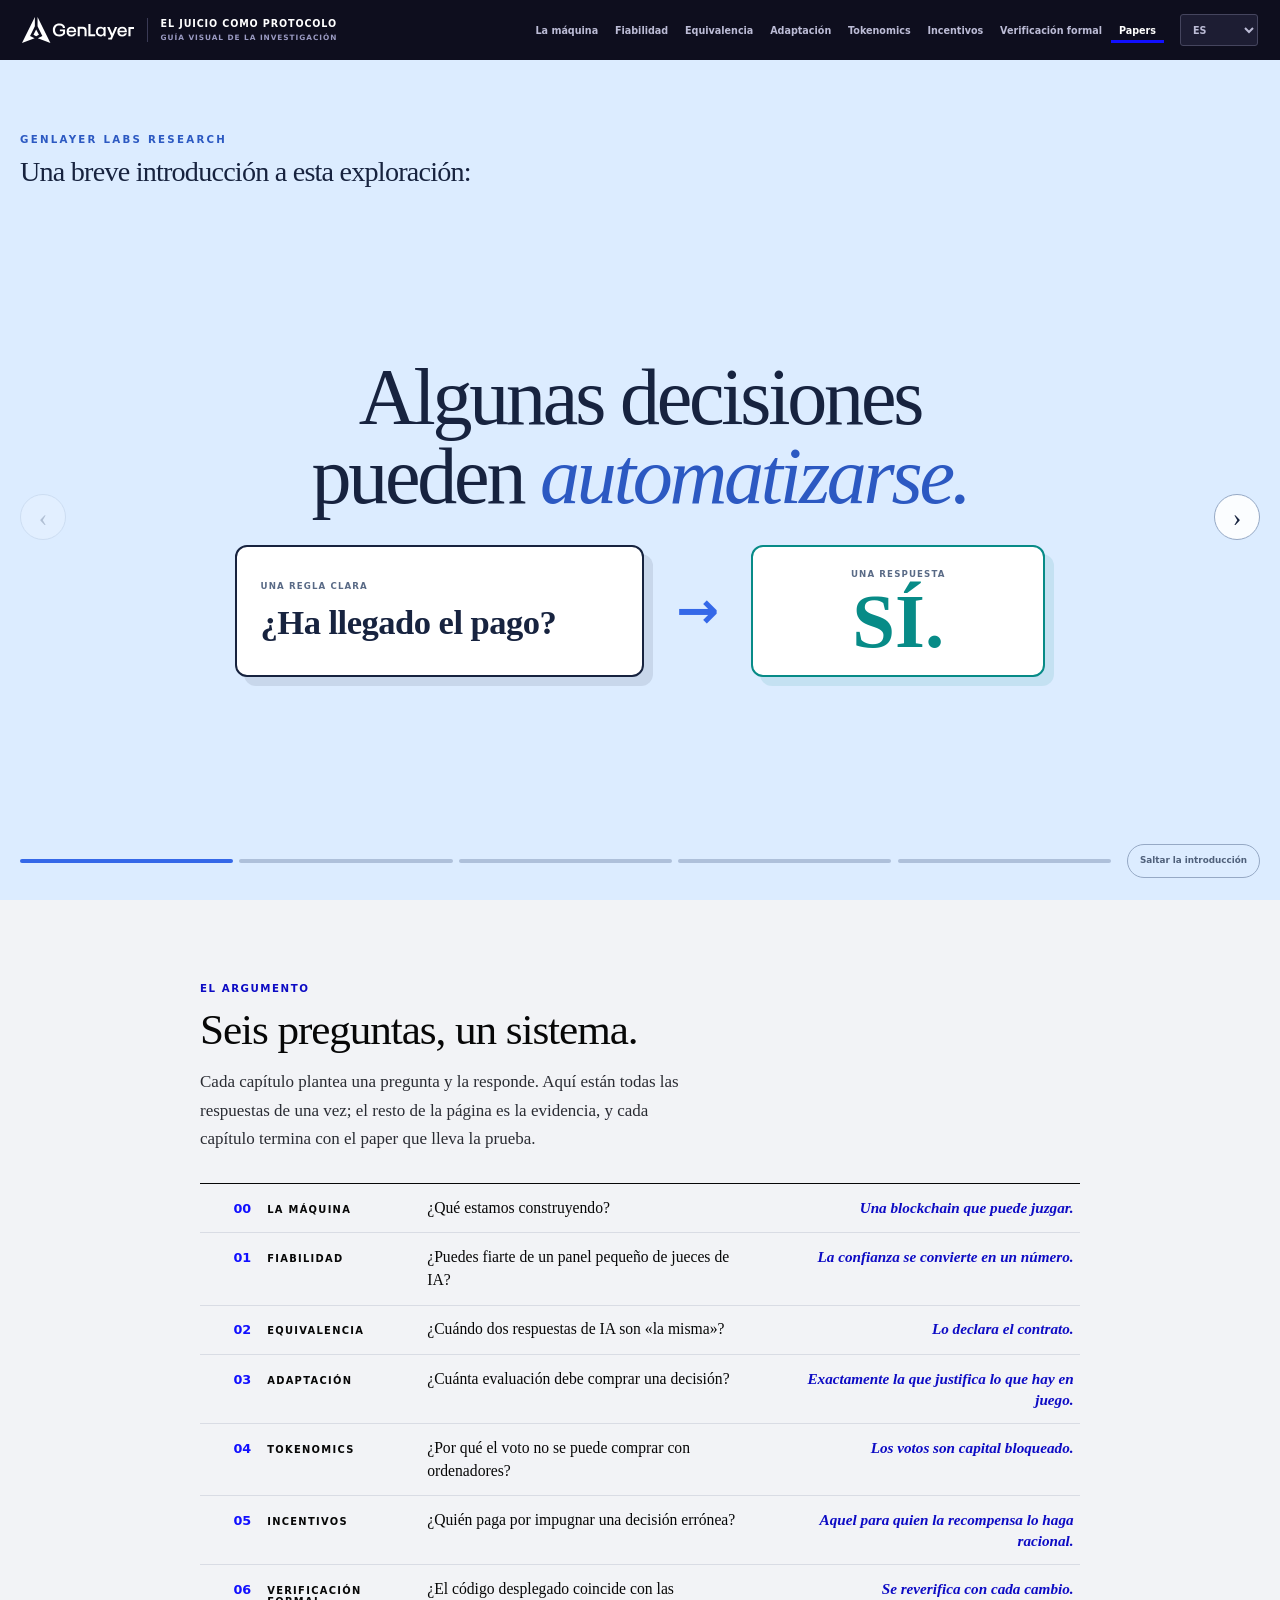
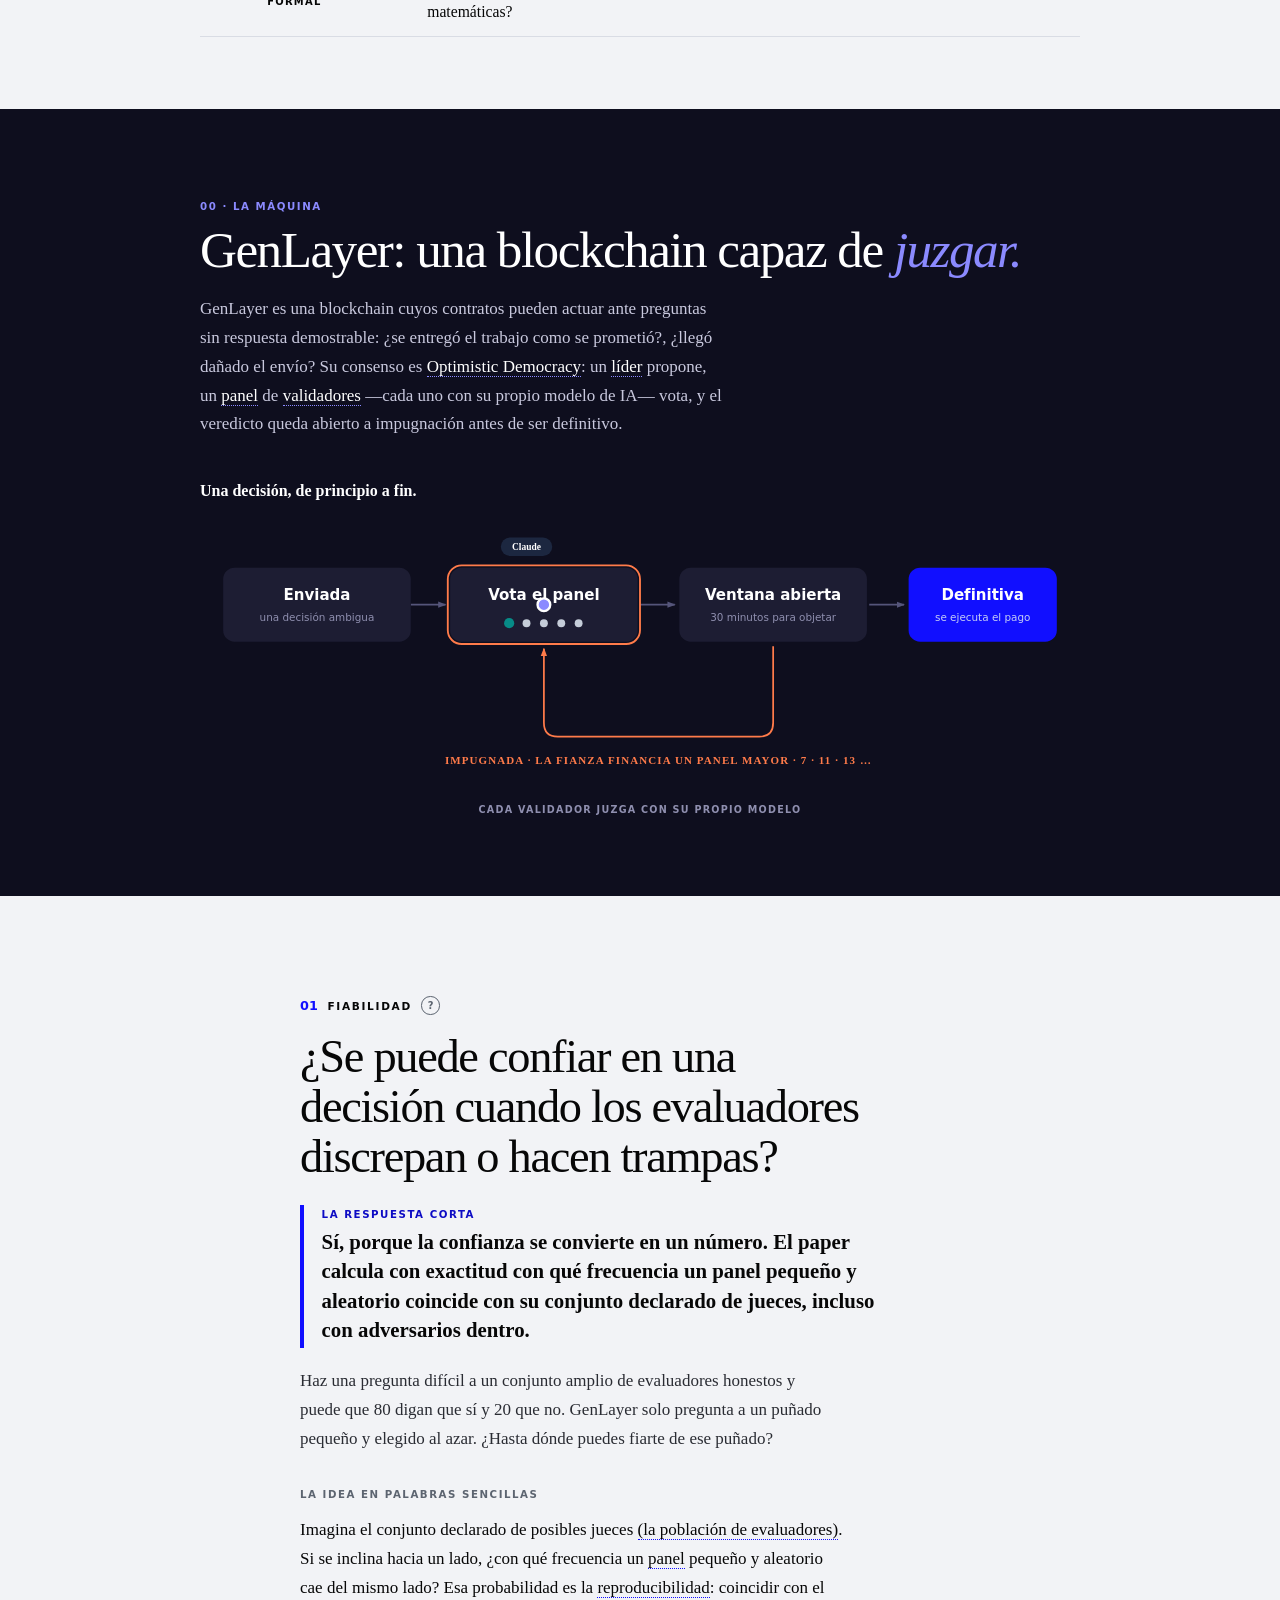
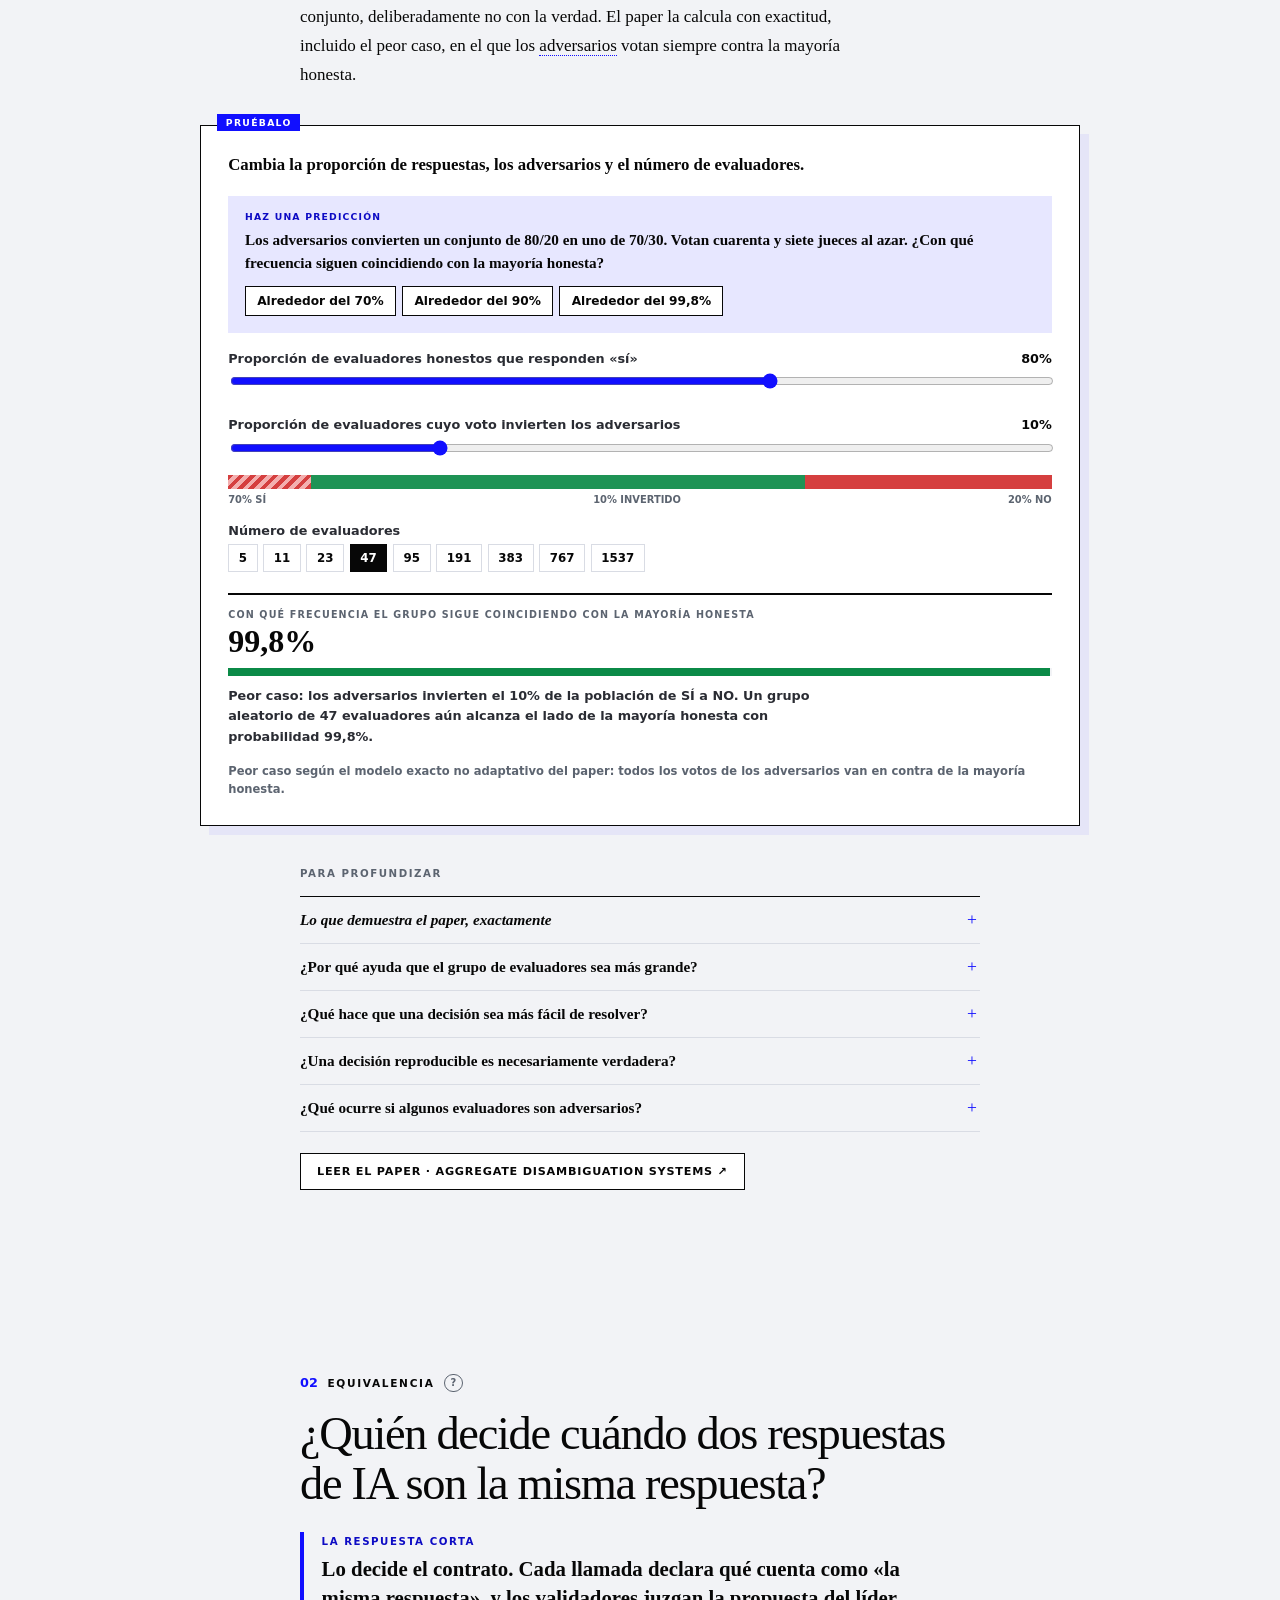
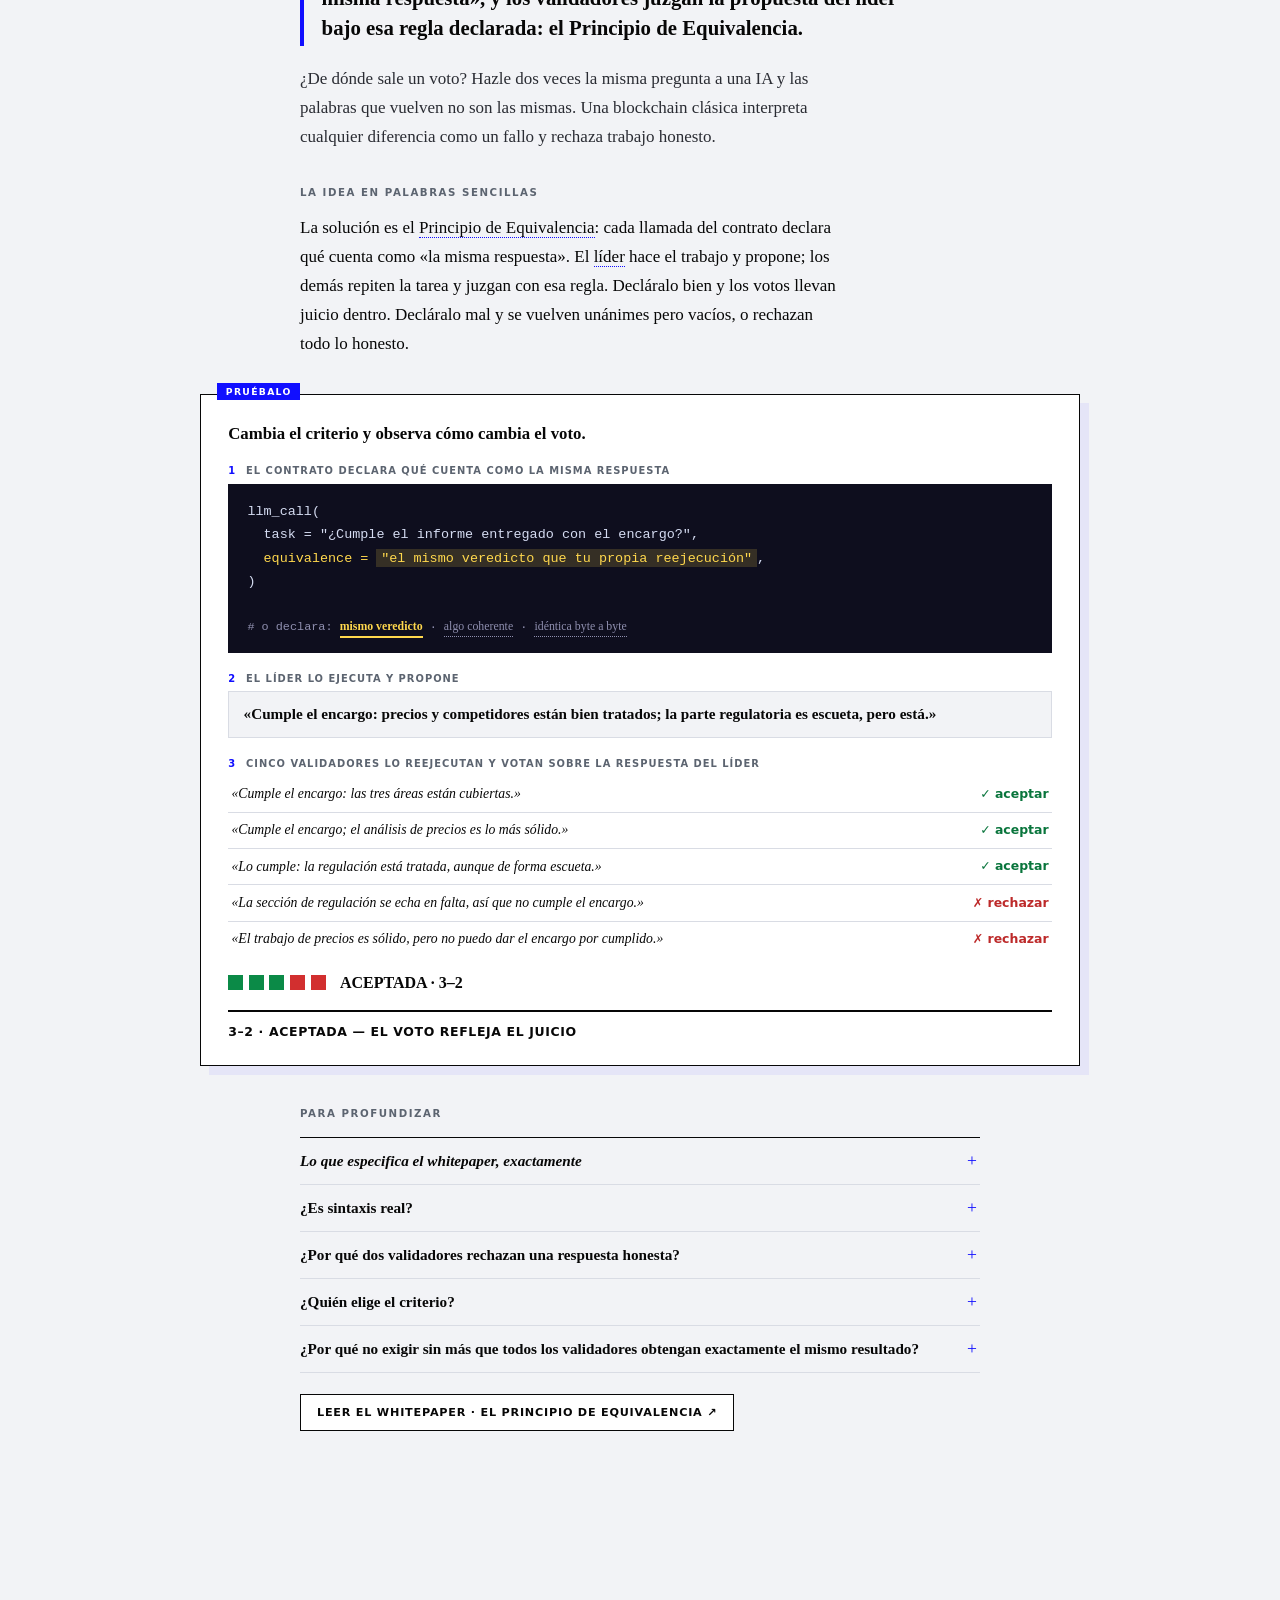
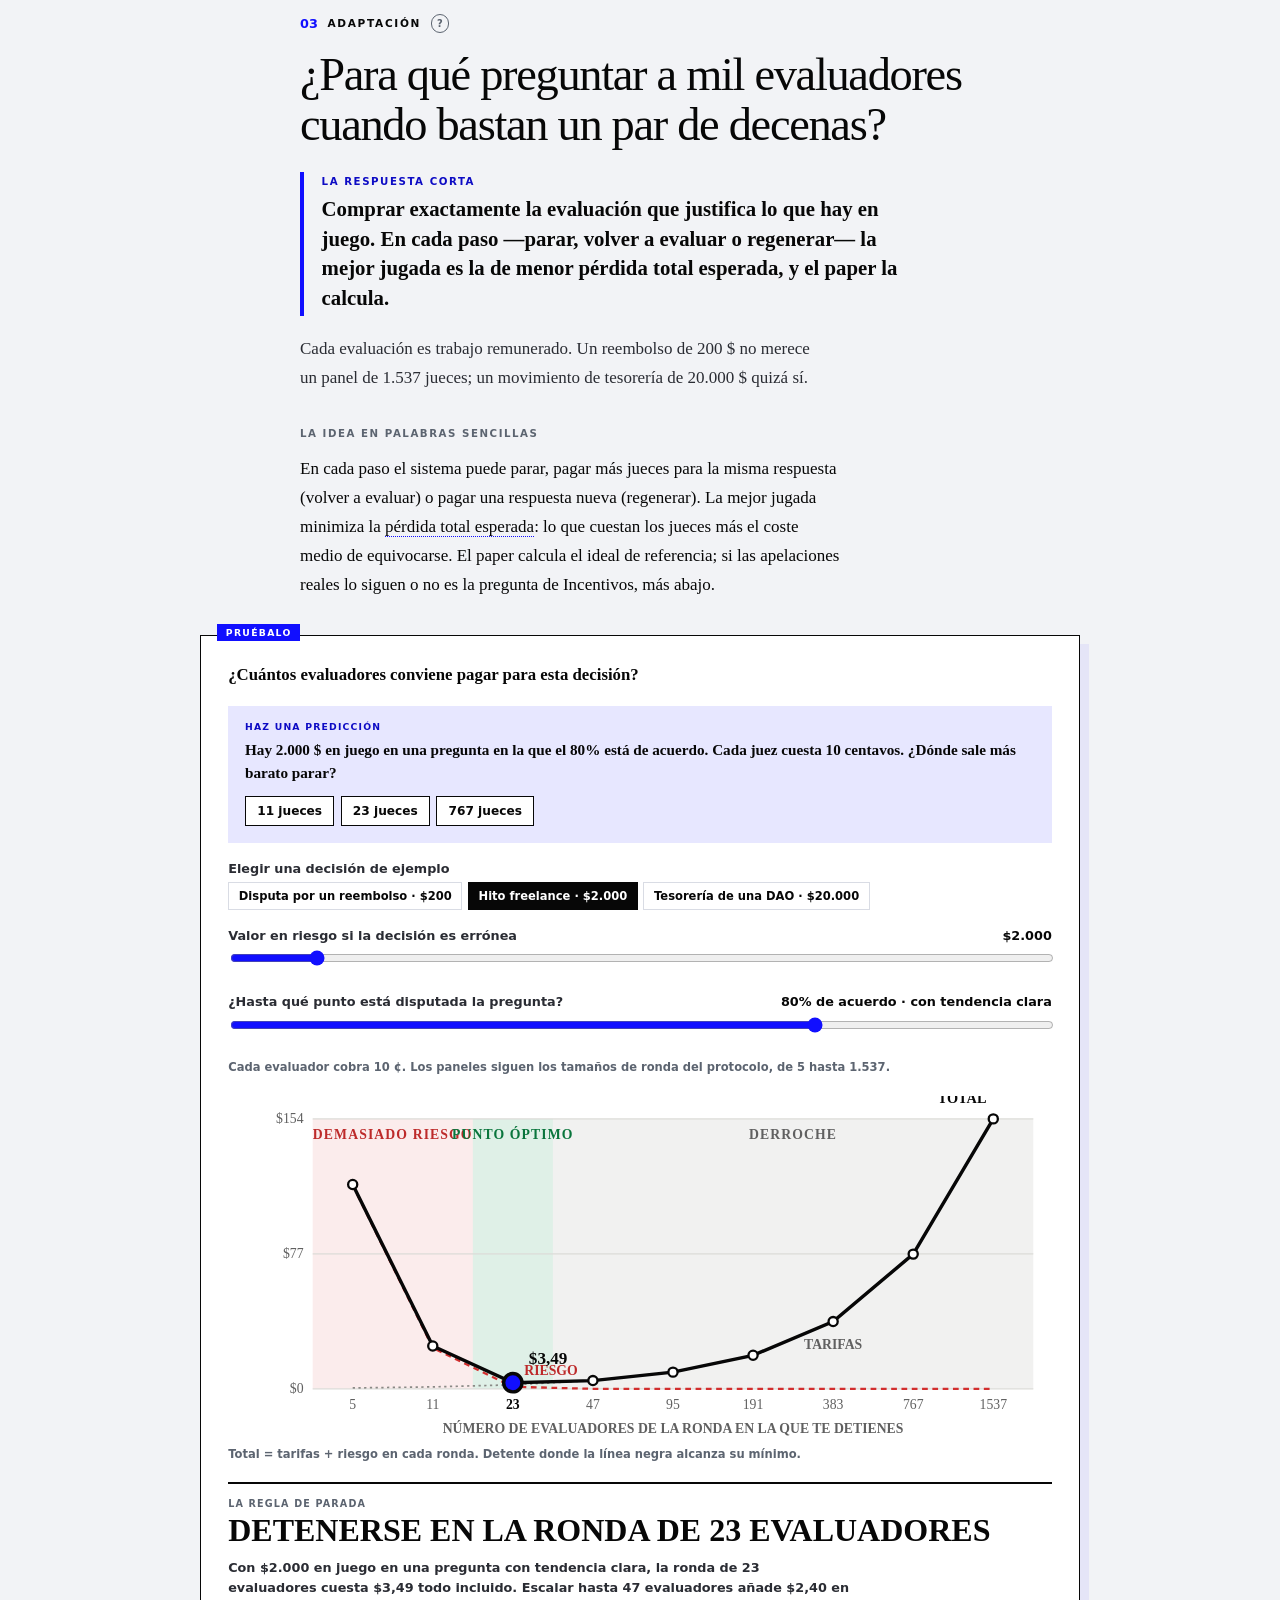
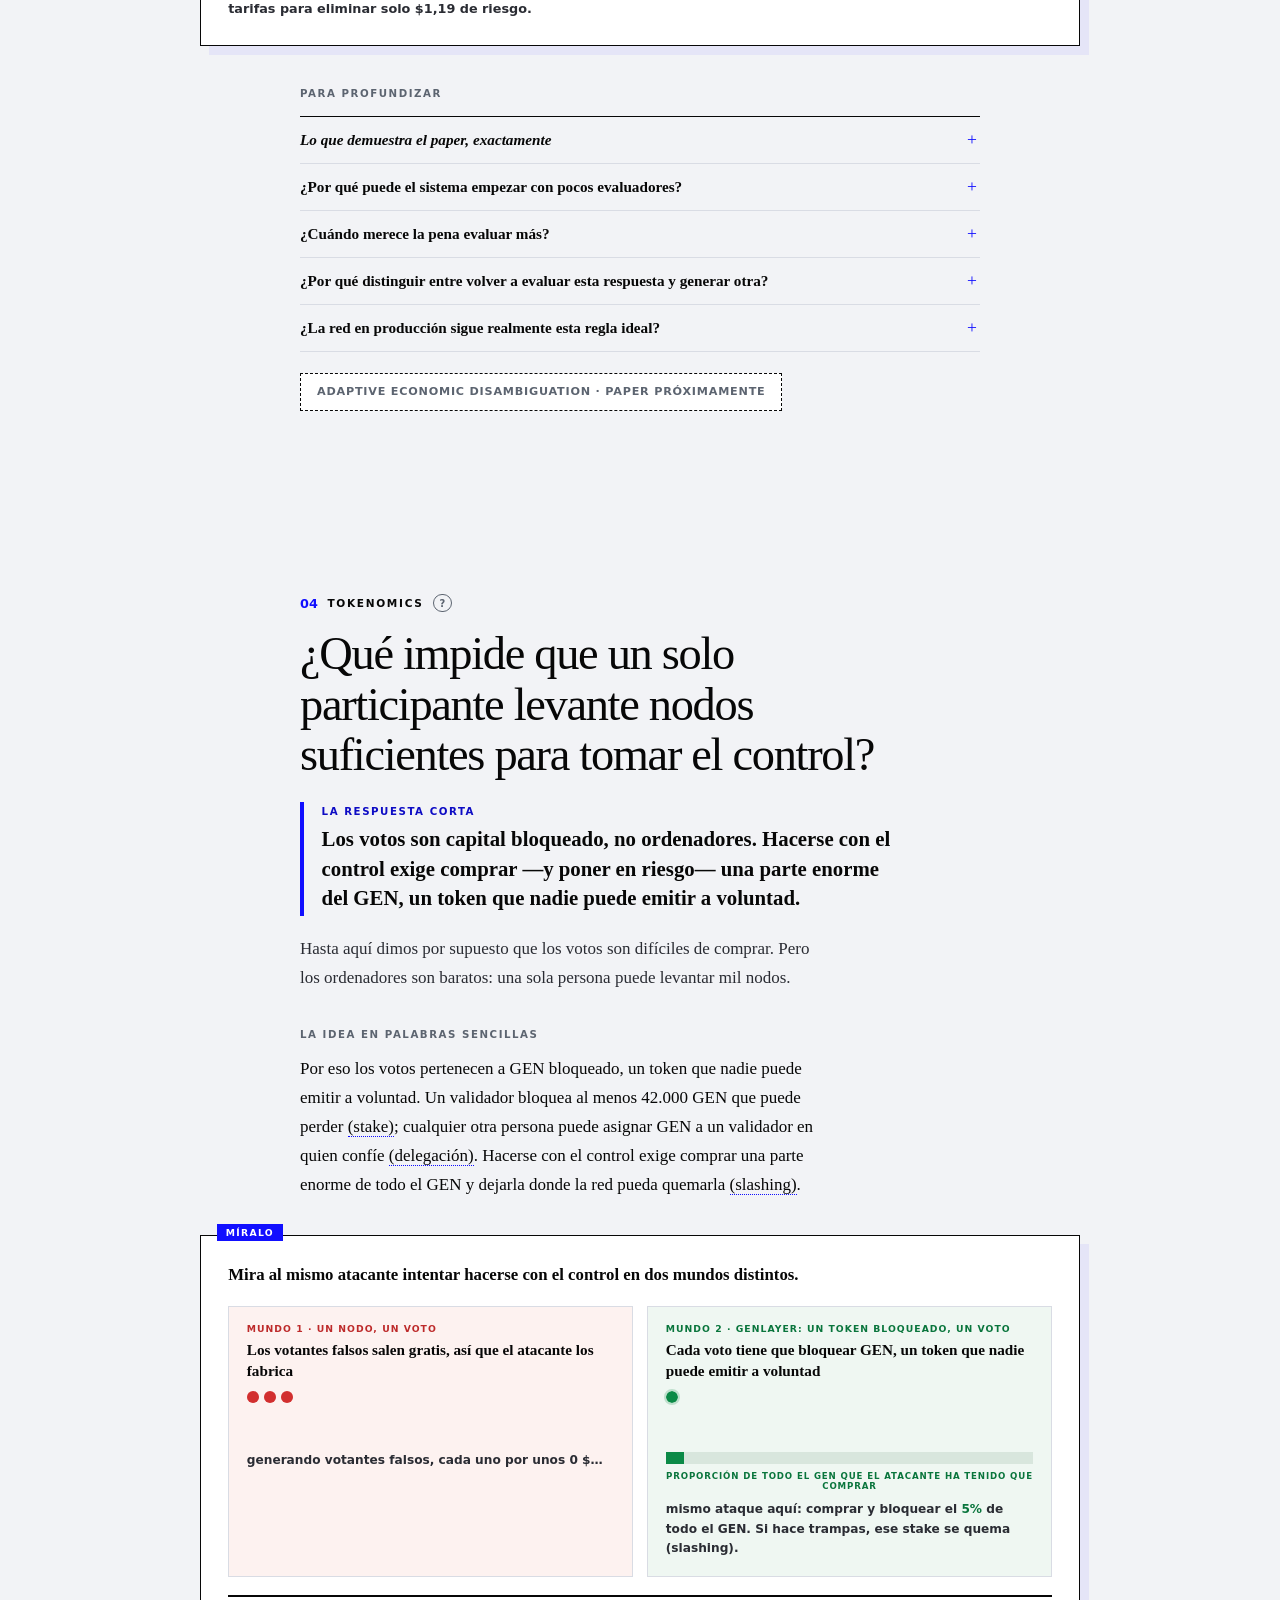
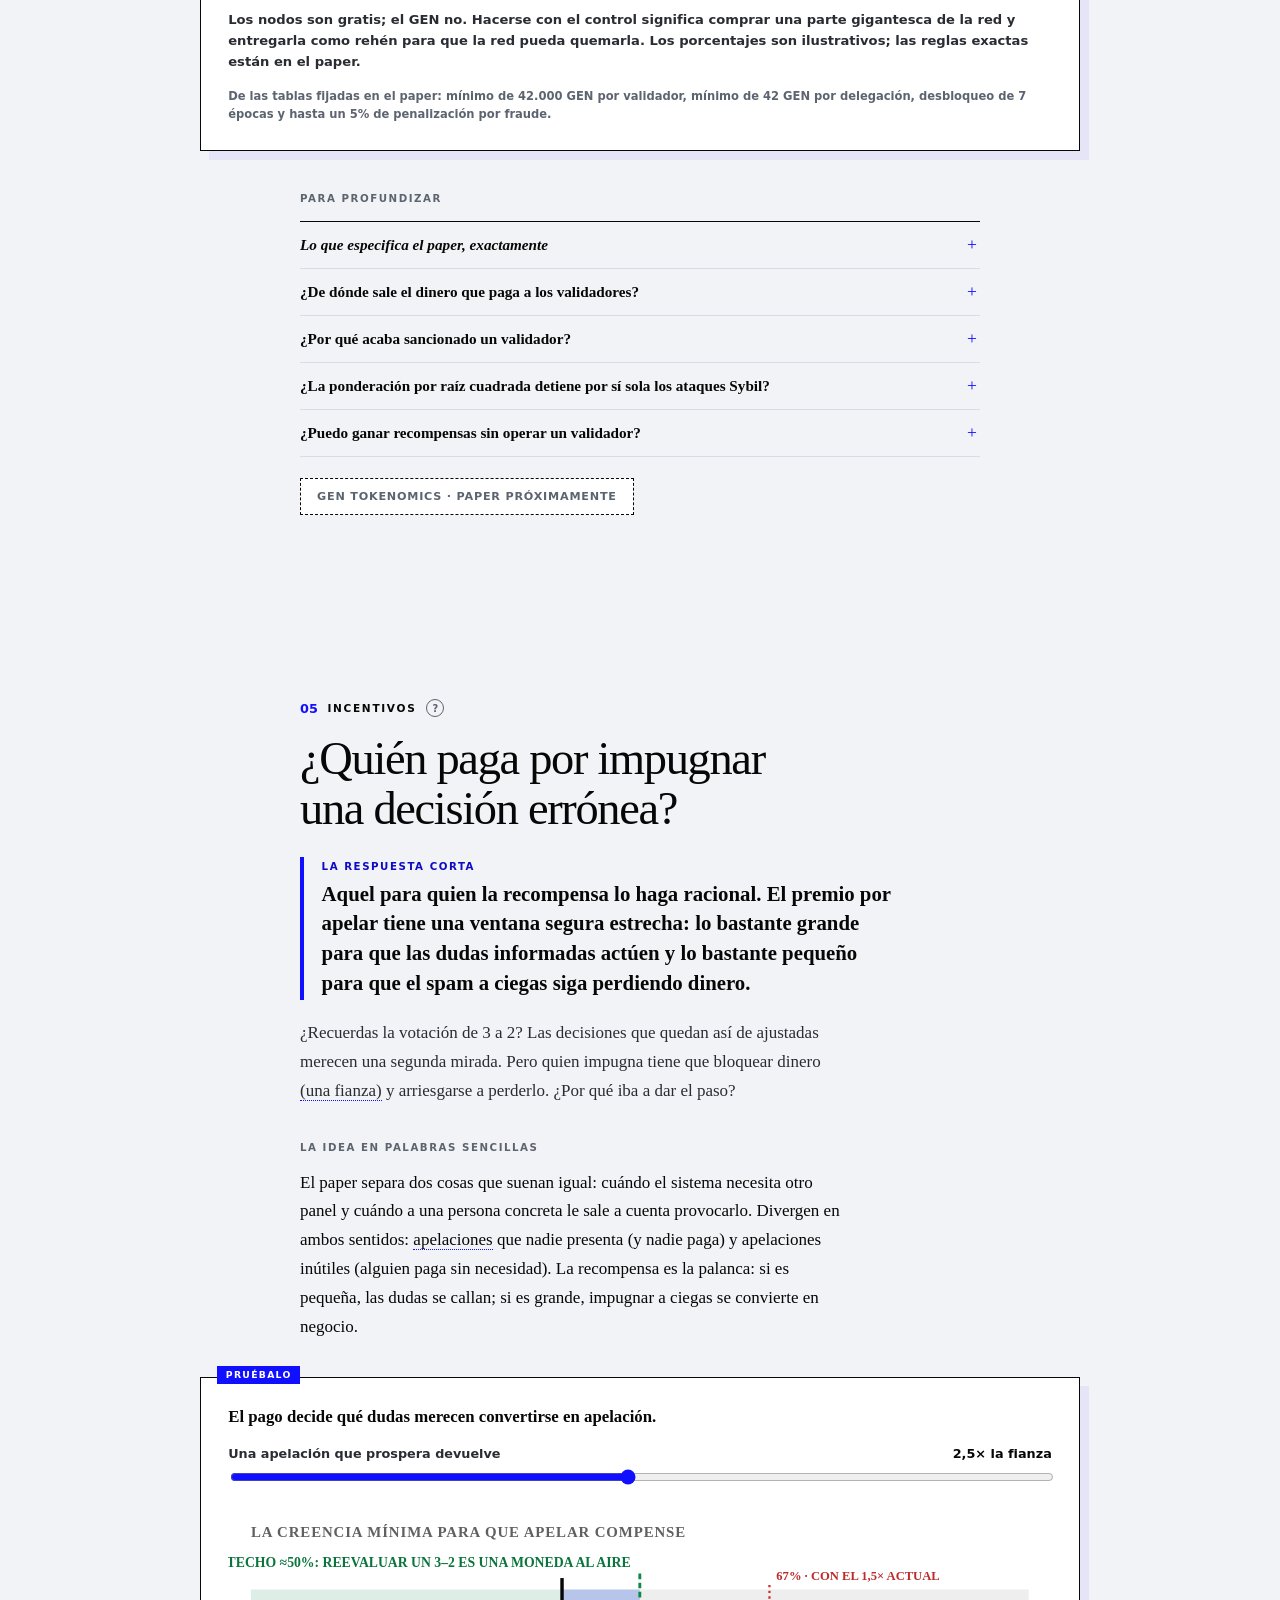
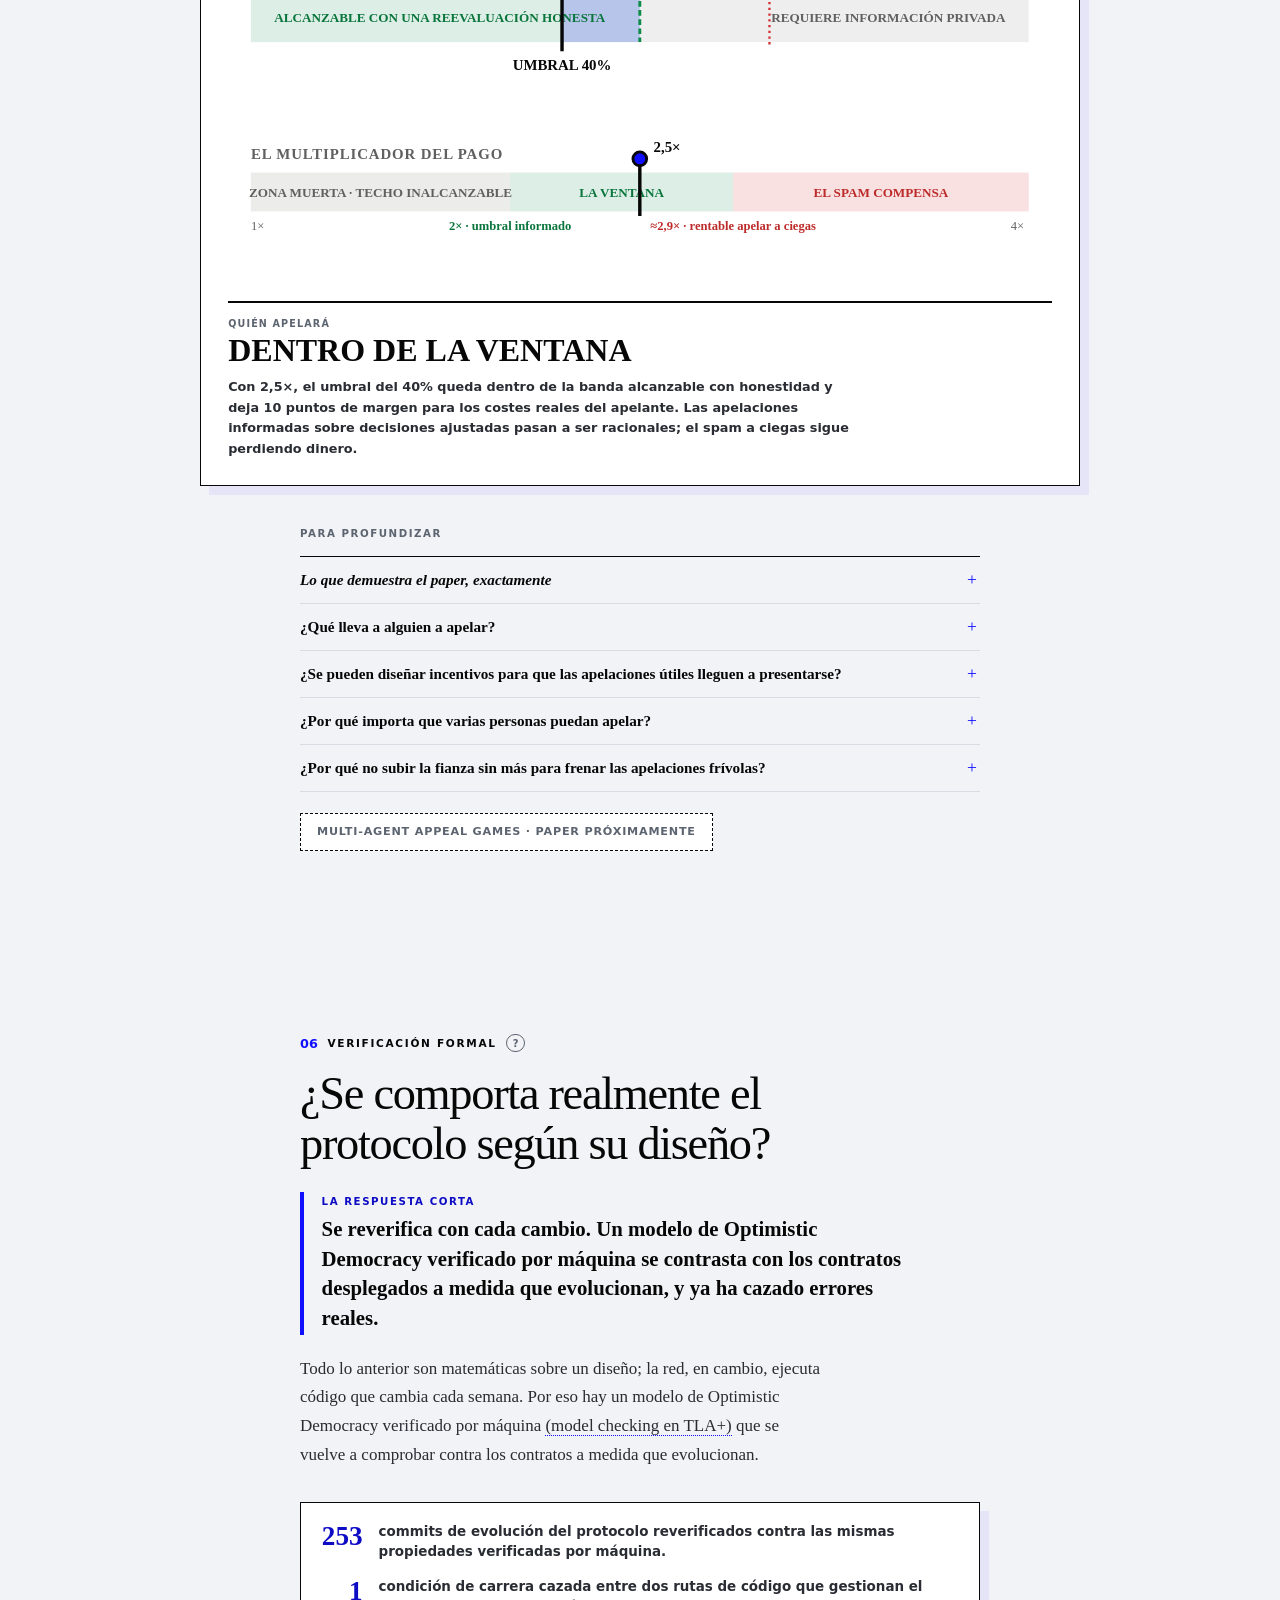
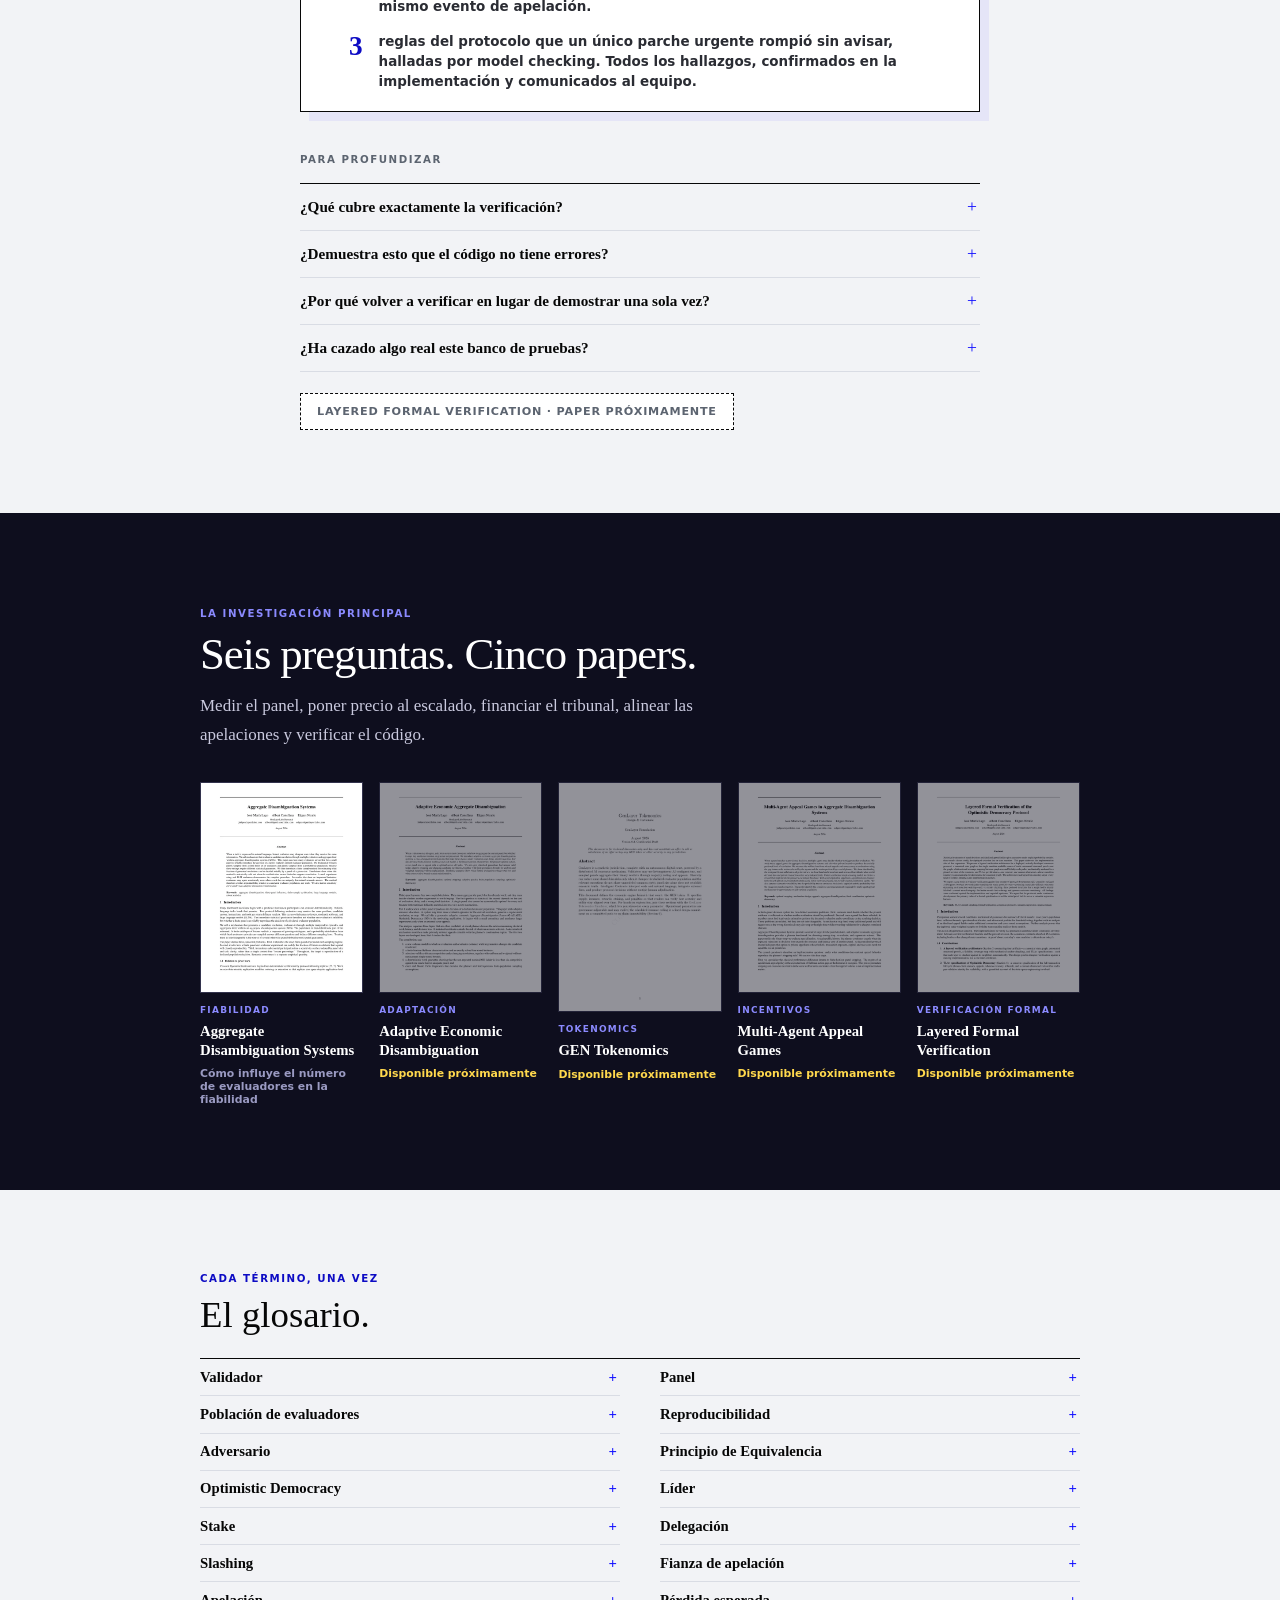
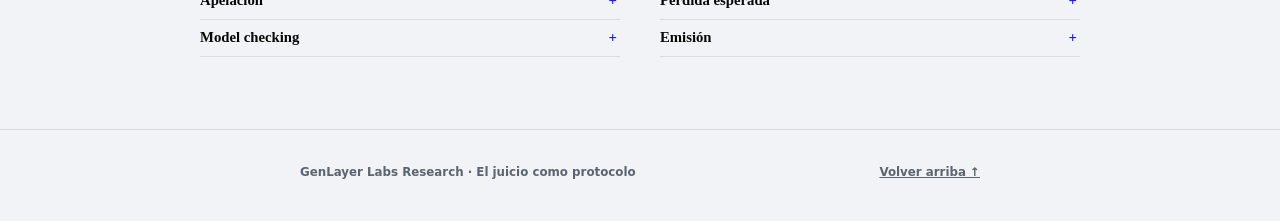
<file: es/index.html>
<!doctype html>
<html lang="es">
  <head>
    <meta charset="UTF-8" />
    <meta name="viewport" content="width=device-width, initial-scale=1.0" />
    <meta name="description" content="Cómo GenLayer automatiza el juicio con IA en entornos con adversarios: medir la fiabilidad de cada decisión, ajustar la evaluación y alinear los incentivos." />
    <meta name="author" content="GenLayer Labs Research" />
    <meta name="robots" content="index, follow, max-image-preview:large" />
    <title>Cómo automatizar decisiones ambiguas | GenLayer Labs Research</title>
    <link rel="canonical" href="https://genlayerlabs.github.io/research/es/" />
    <link rel="alternate" hreflang="en" href="https://genlayerlabs.github.io/research/" />
    <link rel="alternate" hreflang="es" href="https://genlayerlabs.github.io/research/es/" />
    <link rel="alternate" hreflang="ko" href="https://genlayerlabs.github.io/research/ko/" />
    <link rel="alternate" hreflang="zh-Hans" href="https://genlayerlabs.github.io/research/zh/" />
    <link rel="alternate" hreflang="ru" href="https://genlayerlabs.github.io/research/ru/" />
    <link rel="alternate" hreflang="tr" href="https://genlayerlabs.github.io/research/tr/" />
    <link rel="alternate" hreflang="x-default" href="https://genlayerlabs.github.io/research/" />
    <link rel="icon" href="../favicon.ico" sizes="32x32" />
    <link rel="icon" href="../brand/genlayer-icon.svg?v=2" type="image/svg+xml" />
    <link rel="apple-touch-icon" href="../brand/apple-touch-icon.png" />
    <meta property="og:type" content="website" />
    <meta property="og:site_name" content="GenLayer Labs Research" />
    <meta property="og:title" content="Cómo automatizar decisiones ambiguas | GenLayer Labs Research" />
    <meta property="og:description" content="Cómo GenLayer automatiza el juicio con IA en entornos con adversarios: medir la fiabilidad de cada decisión, ajustar la evaluación y alinear los incentivos." />
    <meta property="og:url" content="https://genlayerlabs.github.io/research/es/" />
    <meta property="og:locale" content="es_ES" />
    <meta property="og:image" content="https://genlayerlabs.github.io/research/brand/aggregate-disambiguation-social.png" />
    <meta property="og:image:width" content="1200" />
    <meta property="og:image:height" content="630" />
    <meta property="og:image:alt" content="Aggregate Disambiguation Systems: guía visual de la investigación de GenLayer" />
    <meta name="twitter:card" content="summary_large_image" />
    <meta name="twitter:title" content="Cómo automatizar decisiones ambiguas | GenLayer Labs Research" />
    <meta name="twitter:description" content="Cómo GenLayer automatiza el juicio con IA en entornos con adversarios: medir la fiabilidad de cada decisión, ajustar la evaluación y alinear los incentivos." />
    <meta name="twitter:image" content="https://genlayerlabs.github.io/research/brand/aggregate-disambiguation-social.png" />
    <meta name="twitter:image:alt" content="Aggregate Disambiguation Systems: guía visual de la investigación de GenLayer" />
    <script type="application/ld+json">
      {
        "@context": "https://schema.org",
        "@graph": [
          {
            "@type": "Organization",
            "@id": "https://genlayer.com/#organization",
            "name": "GenLayer",
            "url": "https://genlayer.com/",
            "sameAs": [
              "https://x.com/GenLayer",
              "https://github.com/genlayerlabs"
            ],
            "logo": {
              "@type": "ImageObject",
              "url": "https://genlayerlabs.github.io/research/brand/genlayer-icon.svg"
            }
          },
          {
            "@type": "Person",
            "@id": "https://genlayerlabs.github.io/research/#jose-maria-lago",
            "name": "José María Lago"
          },
          {
            "@type": "Person",
            "@id": "https://genlayerlabs.github.io/research/#albert-castellana",
            "name": "Albert Castellana"
          },
          {
            "@type": "Person",
            "@id": "https://genlayerlabs.github.io/research/#edgars-nemse",
            "name": "Edgars Nemše"
          },
          {
            "@type": "WebSite",
            "@id": "https://genlayerlabs.github.io/research/#website",
            "url": "https://genlayerlabs.github.io/research/",
            "name": "GenLayer Labs Research",
            "publisher": {
              "@id": "https://genlayer.com/#organization"
            },
            "inLanguage": [
              "en",
              "es",
              "ko",
              "zh-Hans",
              "ru",
              "tr"
            ]
          },
          {
            "@type": "CollectionPage",
            "@id": "https://genlayerlabs.github.io/research/es/#guide",
            "url": "https://genlayerlabs.github.io/research/es/",
            "name": "Cómo automatizar decisiones ambiguas | GenLayer Labs Research",
            "description": "Cómo GenLayer automatiza el juicio con IA en entornos con adversarios: medir la fiabilidad de cada decisión, ajustar la evaluación y alinear los incentivos.",
            "isPartOf": {
              "@id": "https://genlayerlabs.github.io/research/#website"
            },
            "publisher": {
              "@id": "https://genlayer.com/#organization"
            },
            "image": "https://genlayerlabs.github.io/research/brand/aggregate-disambiguation-social.png",
            "dateModified": "2026-08-09",
            "inLanguage": "es",
            "mainEntity": {
              "@id": "https://genlayerlabs.github.io/research/es/#research-documents"
            },
            "hasPart": [
              {
                "@id": "https://genlayerlabs.github.io/research/papers/part-1-aggregate-disambiguation-systems.pdf#article"
              },
              {
                "@id": "https://genlayerlabs.github.io/research/papers/genlayer-whitepaper-v2.pdf#article"
              }
            ],
            "translationOfWork": {
              "@id": "https://genlayerlabs.github.io/research/#guide"
            }
          },
          {
            "@type": "ItemList",
            "@id": "https://genlayerlabs.github.io/research/es/#research-documents",
            "name": "Investigaciones de GenLayer sobre decisiones ambiguas",
            "numberOfItems": 2,
            "itemListElement": [
              {
                "@type": "ListItem",
                "position": 1,
                "item": {
                  "@id": "https://genlayerlabs.github.io/research/papers/part-1-aggregate-disambiguation-systems.pdf#article"
                }
              },
              {
                "@type": "ListItem",
                "position": 2,
                "item": {
                  "@id": "https://genlayerlabs.github.io/research/papers/genlayer-whitepaper-v2.pdf#article"
                }
              }
            ]
          },
          {
            "@type": "ScholarlyArticle",
            "@id": "https://genlayerlabs.github.io/research/papers/part-1-aggregate-disambiguation-systems.pdf#article",
            "url": "https://arxiv.org/abs/2608.30805",
            "sameAs": "https://genlayerlabs.github.io/research/papers/part-1-aggregate-disambiguation-systems.pdf",
            "name": "Aggregate Disambiguation Systems",
            "description": "Base estadística para medir con qué fiabilidad un grupo finito reproduce la decisión del conjunto de evaluadores definido de antemano.",
            "datePublished": "2026-08",
            "author": [
              {
                "@id": "https://genlayerlabs.github.io/research/#jose-maria-lago"
              },
              {
                "@id": "https://genlayerlabs.github.io/research/#albert-castellana"
              },
              {
                "@id": "https://genlayerlabs.github.io/research/#edgars-nemse"
              }
            ],
            "publisher": {
              "@id": "https://genlayer.com/#organization"
            },
            "inLanguage": "en"
          },
          {
            "@type": "TechArticle",
            "@id": "https://genlayerlabs.github.io/research/papers/genlayer-whitepaper-v2.pdf#article",
            "url": "https://genlayerlabs.github.io/research/papers/genlayer-whitepaper-v2.pdf",
            "name": "GenLayer: The Intelligent Contract Network",
            "alternativeHeadline": "GenLayer Technical Whitepaper",
            "description": "Documento técnico de GenLayer sobre el entorno de ejecución, Optimistic Democracy, la economía del protocolo y su sistema de verificación.",
            "version": "2.3",
            "author": [
              {
                "@id": "https://genlayerlabs.github.io/research/#albert-castellana"
              },
              {
                "@id": "https://genlayerlabs.github.io/research/#jose-maria-lago"
              },
              {
                "@id": "https://genlayerlabs.github.io/research/#edgars-nemse"
              }
            ],
            "publisher": {
              "@id": "https://genlayer.com/#organization"
            },
            "inLanguage": "en"
          },
          {
            "@type": "FAQPage",
            "@id": "https://genlayerlabs.github.io/research/es/#faq",
            "inLanguage": "es",
            "mainEntity": [
              {
                "@type": "Question",
                "name": "¿Por qué ayuda que el grupo de evaluadores sea más grande?",
                "acceptedAnswer": {
                  "@type": "Answer",
                  "text": "Cuantos más jueces consultes, menor es la probabilidad de que el panel se aparte del lado que prefiere todo el conjunto."
                }
              },
              {
                "@type": "Question",
                "name": "¿Qué hace que una decisión sea más fácil de resolver?",
                "acceptedAnswer": {
                  "@type": "Answer",
                  "text": "Cuanto mayor es el acuerdo dentro del conjunto, menos jueces hacen falta para un resultado estable."
                }
              },
              {
                "@type": "Question",
                "name": "¿Una decisión reproducible es necesariamente verdadera?",
                "acceptedAnswer": {
                  "@type": "Answer",
                  "text": "No. Significa que los paneles elegidos al azar tienden a coincidir con el conjunto declarado. La verdad es una cuestión aparte, y empírica."
                }
              },
              {
                "@type": "Question",
                "name": "¿Qué ocurre si algunos evaluadores son adversarios?",
                "acceptedAnswer": {
                  "@type": "Answer",
                  "text": "El paper calcula el error exacto en el peor caso cuando una proporción conocida del conjunto está corrompida antes de sortear el panel. La tolerancia se mide, no se supone."
                }
              },
              {
                "@type": "Question",
                "name": "¿Es sintaxis real?",
                "acceptedAnswer": {
                  "@type": "Answer",
                  "text": "No, es ilustrativa. Los contratos reales de GenVM son clases de Python que se ejecutan aisladas, pero el mecanismo —un criterio declarado por llamada para cada operación de IA— es exactamente el que especifica el whitepaper."
                }
              },
              {
                "@type": "Question",
                "name": "¿Por qué dos validadores rechazan una respuesta honesta?",
                "acceptedAnswer": {
                  "@type": "Answer",
                  "text": "Sus propias reejecuciones llegan honestamente al veredicto contrario. Eso es discrepancia, no trampa: nunca se castiga, y la estadística de Fiabilidad está pensada para absorberla."
                }
              },
              {
                "@type": "Question",
                "name": "¿Quién elige el criterio?",
                "acceptedAnswer": {
                  "@type": "Answer",
                  "text": "El desarrollador del contrato, en cada llamada. Distintas llamadas de un mismo contrato pueden declarar criterios distintos."
                }
              },
              {
                "@type": "Question",
                "name": "¿Por qué no exigir sin más que todos los validadores obtengan exactamente el mismo resultado?",
                "acceptedAnswer": {
                  "@type": "Answer",
                  "text": "En las llamadas a una IA y en las lecturas de la web no hay un único resultado correcto: dos resúmenes correctos difieren en las palabras. El código determinista se sigue comprobando byte a byte."
                }
              },
              {
                "@type": "Question",
                "name": "¿Por qué puede el sistema empezar con pocos evaluadores?",
                "acceptedAnswer": {
                  "@type": "Answer",
                  "text": "La mayoría de las decisiones se resuelven barato. Añade jueces solo cuando el beneficio supere al coste."
                }
              },
              {
                "@type": "Question",
                "name": "¿Cuándo merece la pena evaluar más?",
                "acceptedAnswer": {
                  "@type": "Answer",
                  "text": "Cuando hay bastante en juego, o la evidencia es lo bastante débil, como para pagar otra mirada."
                }
              },
              {
                "@type": "Question",
                "name": "¿Por qué distinguir entre volver a evaluar esta respuesta y generar otra?",
                "acceptedAnswer": {
                  "@type": "Answer",
                  "text": "Compran cosas distintas: volver a comprobar añade evidencia sobre la misma respuesta; regenerar cambia la respuesta misma. El paper pone precio a cada opción antes de gastar."
                }
              },
              {
                "@type": "Question",
                "name": "¿La red en producción sigue realmente esta regla ideal?",
                "acceptedAnswer": {
                  "@type": "Answer",
                  "text": "Aquí no se demuestra. La regla es un ideal de referencia; la red solo lo alcanza si a alguien le compensa en privado presentar la apelación adecuada. Eso es justamente lo que estudia Incentivos."
                }
              },
              {
                "@type": "Question",
                "name": "¿De dónde sale el dinero que paga a los validadores?",
                "acceptedAnswer": {
                  "@type": "Answer",
                  "text": "Dos flujos: las comisiones de transacción y una emisión que baja del 9% hacia el 4% siguiendo una curva fija (un techo; las quemas solo pueden rebajarlo). La DAO se financia solo con comisiones, así que sus ingresos siguen el uso real."
                }
              },
              {
                "@type": "Question",
                "name": "¿Por qué acaba sancionado un validador?",
                "acceptedAnswer": {
                  "@type": "Answer",
                  "text": "El error honesto y la mala conducta tienen precios distintos. Perder una votación solo quema cantidades del tamaño de una comisión, nunca el principal. La inactividad penaliza un 1%, el fraude demostrable penaliza al líder un 5%, y una apelación fallida pierde su fianza. La discrepancia se absorbe; la mala conducta se castiga."
                }
              },
              {
                "@type": "Question",
                "name": "¿La ponderación por raíz cuadrada detiene por sí sola los ataques Sybil?",
                "acceptedAnswer": {
                  "@type": "Answer",
                  "text": "No, y el paper lo dice. El peso cóncavo solo amortigua la concentración; lo que impide fragmentarse es que cada identidad tiene que bloquear los 42.000 GEN completos, mantener su propio nodo y exponerse a su propia penalización."
                }
              },
              {
                "@type": "Question",
                "name": "¿Puedo ganar recompensas sin operar un validador?",
                "acceptedAnswer": {
                  "@type": "Answer",
                  "text": "Sí. Delega 42 GEN o más y las recompensas se recomponen solas. No hay comisiones que comparar: el protocolo fija el reparto, y cada GEN en la posición de un validador rinde lo mismo."
                }
              },
              {
                "@type": "Question",
                "name": "¿Qué lleva a alguien a apelar?",
                "acceptedAnswer": {
                  "@type": "Answer",
                  "text": "Sus probabilidades de ganar, la recompensa, la fianza en riesgo, lo que cuesta apelar y cualquier interés privado en el resultado."
                }
              },
              {
                "@type": "Question",
                "name": "¿Se pueden diseñar incentivos para que las apelaciones útiles lleguen a presentarse?",
                "acceptedAnswer": {
                  "@type": "Answer",
                  "text": "Bajo ciertas condiciones, sí. El paper muestra cómo calibrar las recompensas para que el interés privado siga de cerca los casos en que al sistema le conviene otro panel."
                }
              },
              {
                "@type": "Question",
                "name": "¿Por qué importa que varias personas puedan apelar?",
                "acceptedAnswer": {
                  "@type": "Answer",
                  "text": "En cuanto muchas personas pueden apelar, sus decisiones interactúan: esperar, competir por llegar primero, duplicar esfuerzo. El mecanismo tiene que poner precio a las tres cosas."
                }
              },
              {
                "@type": "Question",
                "name": "¿Por qué no subir la fianza sin más para frenar las apelaciones frívolas?",
                "acceptedAnswer": {
                  "@type": "Answer",
                  "text": "Una fianza mayor financia el panel y disuade el spam, pero inmoviliza capital: las cuentas del beneficio pueden seguir siendo idénticas mientras el grupo de personas que puede permitirse apelar se reduce drásticamente."
                }
              },
              {
                "@type": "Question",
                "name": "¿Qué cubre exactamente la verificación?",
                "acceptedAnswer": {
                  "@type": "Answer",
                  "text": "Un modelo por capas: un grafo de estados canónico, especificaciones TLA+ comprobadas contra él y una correspondencia entre cada transición y el código Solidity de una revisión fijada."
                }
              },
              {
                "@type": "Question",
                "name": "¿Demuestra esto que el código no tiene errores?",
                "acceptedAnswer": {
                  "@type": "Answer",
                  "text": "No. Demuestra propiedades declaradas sobre un modelo declarado de una revisión fijada. Precisamente ese acotamiento es lo que hace que las afirmaciones se puedan comprobar."
                }
              },
              {
                "@type": "Question",
                "name": "¿Por qué volver a verificar en lugar de demostrar una sola vez?",
                "acceptedAnswer": {
                  "@type": "Answer",
                  "text": "El protocolo sigue evolucionando. Cada revisión se vuelve a comprobar contra las mismas propiedades, así que una desviación silenciosa aparece como una comprobación fallida y no como una incidencia en producción."
                }
              },
              {
                "@type": "Question",
                "name": "¿Ha cazado algo real este banco de pruebas?",
                "acceptedAnswer": {
                  "@type": "Answer",
                  "text": "Sí: la condición de carrera y los tres invariantes rotos que se mencionan arriba. Todos confirmados en la implementación y comunicados al equipo."
                }
              }
            ]
          }
        ]
      }
    </script>
    <link rel="stylesheet" href="../bridge-compact.css?v=mtk1ld6e" />
    <link rel="stylesheet" href="../bridge-critical.css?v=mtk1ld6e" />
  </head>
  <body>



<a class="skip-link" href="#map">Saltar la introducción</a>
<header class="site-header">
  <div class="bar">
    <a class="brand" href="#top" aria-label="GenLayer, volver arriba">
      <img src="../brand/genlayer-logo-white.svg" alt="GenLayer" width="300" height="72" />
      <span>EL JUICIO COMO PROTOCOLO<small>GUÍA VISUAL DE LA INVESTIGACIÓN</small></span>
    </a>
    <nav aria-label="Secciones de la página">
      <a href="#machine">La máquina</a><a href="#measure">Fiabilidad</a><a href="#agree">Equivalencia</a><a href="#adapt">Adaptación</a><a href="#sustain">Tokenomics</a><a href="#align">Incentivos</a><a href="#verify">Verificación formal</a><a href="#papers">Papers</a>
    </nav>
    <label class="language-switcher"><span>Elegir idioma</span><select data-language-select data-current-locale="es" aria-label="Elegir idioma"><option value="../" data-locale="en" lang="en" aria-label="English">EN</option><option value="../es/" data-locale="es" lang="es" aria-label="Español" selected>ES</option><option value="../ko/" data-locale="ko" lang="ko" aria-label="한국어">KO</option><option value="../zh/" data-locale="zh" lang="zh-Hans" aria-label="简体中文">ZH</option><option value="../ru/" data-locale="ru" lang="ru" aria-label="Русский">RU</option><option value="../tr/" data-locale="tr" lang="tr" aria-label="Türkçe">TR</option></select></label>
    <i class="progress" aria-hidden="true"></i>
  </div>
</header>

<main id="top">

  <section class="bi-onboard critical-onboard" aria-label="Por qué juzgar lo ambiguo necesita un sistema">
    <div class="bi-overview">
      <p class="bi-overview-kicker">GENLAYER LABS RESEARCH</p>
      <p class="bi-overview-title">Una breve introducción a esta exploración:</p>
    </div>
    <div class="bi-stage">
      <button class="bi-arrow bi-arrow-prev" type="button" aria-label="Diapositiva anterior">&#8249;</button>
      <button class="bi-arrow bi-arrow-next" type="button" aria-label="Diapositiva siguiente">&#8250;</button>
      <div class="bi-scene active" data-intro-scene="1">
        <h1>Algunas decisiones pueden <em>automatizarse.</em></h1>
        <div class="bi-question-flow">
          <div class="bi-question-card"><small>UNA REGLA CLARA</small><strong>¿Ha llegado el pago?</strong></div><b>→</b>
          <div class="bi-single-answer"><small>UNA RESPUESTA</small><strong>SÍ.</strong></div>
        </div>
      </div>
      <div class="bi-scene" data-intro-scene="2" aria-hidden="true">
        <h2>Otras requieren <em>juicio.</em></h2>
        <div class="bi-question-card bi-ambiguous-card"><small>UNA PREGUNTA AMBIGUA</small><strong>¿Ha cumplido el trabajo con el encargo?</strong></div>
      </div>
      <div class="bi-scene" data-intro-scene="3" aria-hidden="true">
        <h2>Los evaluadores de IA pueden dar <em>respuestas diferentes.</em></h2>
        <div class="bi-judgment-row" aria-label="Cinco juicios separados: sí, no, sí, no, sí">
          <div><small>JUICIO 01</small><strong>SÍ</strong></div><div><small>JUICIO 02</small><strong>NO</strong></div><div><small>JUICIO 03</small><strong>SÍ</strong></div><div><small>JUICIO 04</small><strong>NO</strong></div><div><small>JUICIO 05</small><strong>SÍ</strong></div>
        </div>
      </div>
      <div class="bi-scene" data-intro-scene="4" aria-hidden="true">
        <h2>Pero el software sigue necesitando <em>una sola decisión para actuar.</em></h2>
        <div class="bi-bottleneck">
          <div class="bi-mini-verdicts" aria-label="Cinco juicios: tres sí, dos no"><i>SÍ</i><i>NO</i><i>SÍ</i><i>NO</i><i>SÍ</i></div><b>→</b>
          <div class="bi-decision-gap"><small>EL PASO QUE FALTA</small><strong>¿VEREDICTO?</strong></div><b>→</b>
          <div class="bi-final-box"><small>UN RESULTADO</small><strong>EL SOFTWARE PUEDE ACTUAR</strong></div>
        </div>
      </div>
      <div class="bi-scene bi-research-origin" data-intro-scene="5" aria-hidden="true">
        <div class="bi-research-copy">
          <p class="bi-final-kicker">LA INVESTIGACIÓN</p>
          <h2>Durante tres años hemos estudiado cómo automatizar decisiones ambiguas en <em>entornos con adversarios.</em></h2>
          <div class="bi-built-ctas">
            <a class="bi-research-enter" href="#map">Ver la guía completa <span>↓</span></a>
          </div>
        </div>
        <div class="bi-paper-fan" aria-label="Los tres papers centrales de la investigación">
          <article><img src="../covers/part-1-560.webp" alt="Primera página de Aggregate Disambiguation Systems" width="850" height="1100" /><span><small>FIABILIDAD</small><strong>Propiedades estadísticas</strong></span></article>
          <article><img src="../covers/part-2-560.webp" alt="Primera página de Adaptive Economic Aggregate Disambiguation" width="850" height="1100" /><span><small>ADAPTACIÓN</small><strong>Evaluación ajustada al coste</strong></span></article>
          <article><img src="../covers/part-4-560.webp" alt="Primera página de Multi-Agent Appeal Games" width="850" height="1100" /><span><small>INCENTIVOS</small><strong>Quién paga por apelar</strong></span></article>
        </div>
      </div>
    </div>
    <div class="bi-controls">
      <div class="bi-progress" aria-label="Progreso de la introducción"><button class="active" type="button" data-intro-progress="1" aria-label="Mostrar el paso 1 de 5 de la introducción" aria-current="step"></button><button type="button" data-intro-progress="2" aria-label="Mostrar el paso 2 de 5 de la introducción"></button><button type="button" data-intro-progress="3" aria-label="Mostrar el paso 3 de 5 de la introducción"></button><button type="button" data-intro-progress="4" aria-label="Mostrar el paso 4 de 5 de la introducción"></button><button type="button" data-intro-progress="5" aria-label="Mostrar el paso 5 de 5 de la introducción"></button></div>
      <button class="bi-skip" type="button">Saltar la introducción</button><button class="bi-replay" type="button" hidden>Repetir la introducción ↺</button>
    </div>
  </section>

  <section class="map" id="map" aria-label="El argumento en una pantalla">
    <div class="wide">
      <p class="label" style="color: var(--blue-ink)">El argumento</p>
      <h2>Seis preguntas, un sistema.</h2>
      <p class="intro">Cada capítulo plantea una pregunta y la responde. Aquí están todas las respuestas de una vez; el resto de la página es la evidencia, y cada capítulo termina con el paper que lleva la prueba.</p>
      <ol>
        <li><a href="#machine"><span class="num">00</span><span class="word">LA MÁQUINA</span><span class="q">¿Qué estamos construyendo?</span><span class="a">Una blockchain que puede juzgar.</span></a></li>
        <li><a href="#measure"><span class="num">01</span><span class="word">FIABILIDAD</span><span class="q">¿Puedes fiarte de un panel pequeño de jueces de IA?</span><span class="a">La confianza se convierte en un número.</span></a></li>
        <li><a href="#agree"><span class="num">02</span><span class="word">EQUIVALENCIA</span><span class="q">¿Cuándo dos respuestas de IA son «la misma»?</span><span class="a">Lo declara el contrato.</span></a></li>
        <li><a href="#adapt"><span class="num">03</span><span class="word">ADAPTACIÓN</span><span class="q">¿Cuánta evaluación debe comprar una decisión?</span><span class="a">Exactamente la que justifica lo que hay en juego.</span></a></li>
        <li><a href="#sustain"><span class="num">04</span><span class="word">TOKENOMICS</span><span class="q">¿Por qué el voto no se puede comprar con ordenadores?</span><span class="a">Los votos son capital bloqueado.</span></a></li>
        <li><a href="#align"><span class="num">05</span><span class="word">INCENTIVOS</span><span class="q">¿Quién paga por impugnar una decisión errónea?</span><span class="a">Aquel para quien la recompensa lo haga racional.</span></a></li>
        <li><a href="#verify"><span class="num">06</span><span class="word">VERIFICACIÓN FORMAL</span><span class="q">¿El código desplegado coincide con las matemáticas?</span><span class="a">Se reverifica con cada cambio.</span></a></li>
      </ol>
    </div>
  </section>

  <span id="genlayer"></span>
  <section class="machine" id="machine" aria-label="GenLayer y Optimistic Democracy">
    <div class="wide">
      <p class="label"><span>00</span> · <span>La máquina</span></p>
      <h2>GenLayer: una blockchain capaz de <em>juzgar.</em></h2>
      <p class="lede">GenLayer es una blockchain cuyos contratos pueden actuar ante preguntas sin respuesta demostrable: ¿se entregó el trabajo como se prometió?, ¿llegó dañado el envío? Su consenso es <span class="gl" data-gl="od">Optimistic Democracy</span>: un <span class="gl" data-gl="leader">líder</span> propone, un <span class="gl" data-gl="panel">panel</span> de <span class="gl" data-gl="validator">validadores</span> —cada uno con su propio modelo de IA— vota, y el veredicto queda abierto a impugnación antes de ser definitivo.</p>
      <div class="od-flow">
        <p class="od-flow-label">Una decisión, de principio a fin.</p>
        <svg id="odf-svg" viewBox="0 0 760 236">
          <defs><marker id="odf-arr" viewBox="0 0 10 10" refX="7" refY="5" markerWidth="6" markerHeight="6" orient="auto"><path d="M0,2 L8,5 L0,8 z" fill="#55557A"/></marker><marker id="odf-arr-hot" viewBox="0 0 10 10" refX="7" refY="5" markerWidth="6" markerHeight="6" orient="auto"><path d="M0,2 L8,5 L0,8 z" fill="#FF7B4A"/></marker></defs>
          <line x1="182" y1="74" x2="212" y2="74" stroke="#55557A" stroke-width="1.5" marker-end="url(#odf-arr)"/>
          <line x1="380" y1="74" x2="410" y2="74" stroke="#55557A" stroke-width="1.5" marker-end="url(#odf-arr)"/>
          <line x1="578" y1="74" x2="608" y2="74" stroke="#55557A" stroke-width="1.5" marker-end="url(#odf-arr)"/>
          <path id="odf-loop" d="M 495,110 L 495,176 Q 495,188 483,188 L 309,188 Q 297,188 297,176 L 297,112" fill="none" stroke="#FF7B4A" stroke-width="1.5" marker-end="url(#odf-arr-hot)"/>
          <text x="396" y="212" font-size="9.5" font-weight="700" letter-spacing=".1em" text-anchor="middle" fill="#FF7B4A">IMPUGNADA · LA FIANZA FINANCIA UN PANEL MAYOR · 7 · 11 · 13 …</text>
          <g id="odf-st">
            <g data-b="0"><rect class="sc-card" x="20" y="42" width="162" height="64" rx="10"/><rect class="sc-ring" x="18" y="40" width="166" height="68" rx="12"/><text class="sc-t1" x="101" y="70">Enviada</text><text class="sc-t2" x="101" y="88">una decisión ambigua</text></g>
            <g data-b="1"><rect class="sc-card" x="216" y="42" width="162" height="64" rx="10"/><rect class="sc-ring" x="214" y="40" width="166" height="68" rx="12"/><text class="sc-t1" x="297" y="70">Vota el panel</text><text class="sc-t2" x="297" y="88">validadores sorteados</text></g>
            <g data-b="2"><rect class="sc-card" x="414" y="42" width="162" height="64" rx="10"/><rect class="sc-ring" x="412" y="40" width="166" height="68" rx="12"/><text class="sc-t1" x="495" y="70">Ventana abierta</text><text class="sc-t2" x="495" y="88">30 minutos para objetar</text></g>
            <g data-b="3"><rect class="sc-card sc-dark" x="612" y="42" width="128" height="64" rx="10"/><rect class="sc-ring" x="610" y="40" width="132" height="68" rx="12"/><text class="sc-t1 sc-w" x="676" y="70">Definitiva</text><text class="sc-t2 sc-wm" x="676" y="88">se ejecuta el pago</text></g>
          </g>
          <circle id="odf-token" r="5.5" fill="#8B8AFF" stroke="white" stroke-width="2"/>
        </svg>
        <svg class="odf-mobile" viewBox="0 0 320 416" aria-hidden="true">
          <defs><marker id="odfm-arr" viewBox="0 0 10 10" refX="7" refY="5" markerWidth="6" markerHeight="6" orient="auto"><path d="M0,2 L8,5 L0,8 z" fill="#55557A"/></marker><marker id="odfm-arr-hot" viewBox="0 0 10 10" refX="7" refY="5" markerWidth="6" markerHeight="6" orient="auto"><path d="M0,2 L8,5 L0,8 z" fill="#FF7B4A"/></marker></defs>
          <line x1="160" y1="88" x2="160" y2="118" stroke="#55557A" stroke-width="1.5" marker-end="url(#odfm-arr)"/>
          <line x1="160" y1="192" x2="160" y2="222" stroke="#55557A" stroke-width="1.5" marker-end="url(#odfm-arr)"/>
          <line x1="160" y1="296" x2="160" y2="326" stroke="#55557A" stroke-width="1.5" marker-end="url(#odfm-arr)"/>
          <path d="M 60,276 L 46,276 Q 34,276 34,264 L 34,184 Q 34,172 46,172 L 52,172" fill="none" stroke="#FF7B4A" stroke-width="1.5" marker-end="url(#odfm-arr-hot)"/>
          <text transform="rotate(-90 20 224)" x="20" y="224" font-size="9.5" font-weight="700" letter-spacing=".12em" text-anchor="middle" fill="#FF7B4A">IMPUGNADA</text>
          <g>
            <g><rect class="sc-card" x="60" y="20" width="200" height="64" rx="10"/><text class="sc-t1" x="160" y="48" font-size="14">Enviada</text><text class="sc-t2" x="160" y="66" font-size="10.5">una decisión ambigua</text></g>
            <g><rect class="sc-card" x="60" y="124" width="200" height="64" rx="10"/><text class="sc-t1" x="160" y="152" font-size="14">Vota el panel</text><text class="sc-t2" x="160" y="170" font-size="10.5">validadores sorteados</text></g>
            <g><rect class="sc-card" x="60" y="228" width="200" height="64" rx="10"/><text class="sc-t1" x="160" y="256" font-size="14">Ventana abierta</text><text class="sc-t2" x="160" y="274" font-size="10.5">30 minutos para objetar</text></g>
            <g><rect class="sc-card sc-dark" x="60" y="332" width="200" height="64" rx="10"/><text class="sc-t1 sc-w" x="160" y="360" font-size="14">Definitiva</text><text class="sc-t2 sc-wm" x="160" y="378" font-size="10.5">se ejecuta el pago</text></g>
          </g>
        </svg>
        <p class="odf-status"><span id="odf-note"></span></p>
      </div>
    </div>
  </section>

  <!-- 01 MEASURE -->
  <section class="chapter" id="measure" aria-label="Fiabilidad">
    <div class="spine">
      <p class="marker"><span class="num">01</span><span class="word">FIABILIDAD</span><button class="title-help" type="button" data-tip="Fiabilidad = poner un número a lo fiable que es la decisión de un panel pequeño, antes de que entren en juego el dinero, las apelaciones o los incentivos.">?</button></p>
      <h2>¿Se puede confiar en una decisión cuando los evaluadores discrepan o hacen trampas?</h2>
      <div class="answer"><span class="label">La respuesta corta</span><p>Sí, porque la confianza se convierte en un número. El paper calcula con exactitud con qué frecuencia un panel pequeño y aleatorio coincide con su conjunto declarado de jueces, incluso con adversarios dentro.</p></div>
      <p class="lede">Haz una pregunta difícil a un conjunto amplio de evaluadores honestos y puede que 80 digan que sí y 20 que no. GenLayer solo pregunta a un puñado pequeño y elegido al azar. ¿Hasta dónde puedes fiarte de ese puñado?</p>
      <div class="plain"><span class="label">LA IDEA EN PALABRAS SENCILLAS</span>
        <p>Imagina el conjunto declarado de posibles jueces <span class="gl" data-gl="population">(la población de evaluadores)</span>. Si se inclina hacia un lado, ¿con qué frecuencia un <span class="gl" data-gl="panel">panel</span> pequeño y aleatorio cae del mismo lado? Esa probabilidad es la <span class="gl" data-gl="reproducibility">reproducibilidad</span>: coincidir con el conjunto, deliberadamente no con la verdad. El paper la calcula con exactitud, incluido el peor caso, en el que los <span class="gl" data-gl="adversary">adversarios</span> votan siempre contra la mayoría honesta.</p>
      </div>
    </div>
    <div class="wide">
      <div class="lab" aria-label="Laboratorio de fiabilidad del panel">
        <span class="lab-chip">PRUÉBALO</span>
        <p class="lab-head">Cambia la proporción de respuestas, los adversarios y el número de evaluadores.</p>
        <div class="predict" data-predict="measure" data-answer="99.8">
          <small>HAZ UNA PREDICCIÓN</small>
          <p>Los adversarios convierten un conjunto de 80/20 en uno de 70/30. Votan cuarenta y siete jueces al azar. ¿Con qué frecuencia siguen coincidiendo con la mayoría honesta?</p>
          <div class="predict-choices"><button type="button" data-guess="70">Alrededor del 70%</button><button type="button" data-guess="90">Alrededor del 90%</button><button type="button" data-guess="99.8">Alrededor del 99,8%</button></div>
          <p class="predict-reveal" hidden>Alrededor del 99,8%. Comprar a una décima parte de la población apenas hace mella en 47 jueces. Con 11 jueces esa misma cifra baja al 92%; con 1.537 es prácticamente el 100%. Pruébalo aquí abajo.</p>
        </div>
        <label for="p1b-agreement">Proporción de evaluadores honestos que responden «sí» <output id="p1b-agreement-output" for="p1b-agreement">80%</output></label>
        <input id="p1b-agreement" type="range" min="51" max="95" value="80" />
        <label for="p1b-adversary">Proporción de evaluadores cuyo voto invierten los adversarios <output id="p1b-adversary-output" for="p1b-adversary">10%</output></label>
        <input id="p1b-adversary" type="range" min="0" max="40" value="10" />
        <div class="population-bar" aria-hidden="true"><i id="p1b-yes-bar"></i><b id="p1b-adv-bar"></b></div>
        <div class="bar-labels"><span id="p1b-yes-label">70% SÍ</span><span id="p1b-adv-label">10% INVERTIDO</span><span id="p1b-no-label">20% NO</span></div>
        <fieldset><legend>Número de evaluadores</legend><div class="size-buttons"><button type="button" data-p1b-size="5">5</button><button type="button" data-p1b-size="11">11</button><button type="button" data-p1b-size="23">23</button><button type="button" class="active" data-p1b-size="47">47</button><button type="button" data-p1b-size="95">95</button><button type="button" data-p1b-size="191">191</button><button type="button" data-p1b-size="383">383</button><button type="button" data-p1b-size="767">767</button><button type="button" data-p1b-size="1537">1537</button></div></fieldset>
        <div class="lab-result" role="status" aria-live="polite"><small>CON QUÉ FRECUENCIA EL GRUPO SIGUE COINCIDIENDO CON LA MAYORÍA HONESTA</small><strong id="p1b-risk">—</strong><i><b id="p1b-risk-fill"></b></i><p id="p1b-risk-copy"></p></div>
        <p class="fine">Peor caso según el modelo exacto no adaptativo del paper: todos los votos de los adversarios van en contra de la mayoría honesta.</p>
      </div>
    </div>
    <div class="spine">
      <div class="deeper">
        <span class="label">Para profundizar</span>
        <details class="proves"><summary>Lo que demuestra el paper, exactamente</summary><p>Fórmulas exactas para saber con qué frecuencia un panel de cualquier tamaño coincide con el conjunto declarado, con adversarios y sin ellos, y un modo de certificar cuántas decisiones futuras se resolverán de forma reproducible (probabilidades de error de panel finito, superficies de sensibilidad y certificados operativos).</p></details>
        <details class="faq"><summary>¿Por qué ayuda que el grupo de evaluadores sea más grande?</summary><p>Cuantos más jueces consultes, menor es la probabilidad de que el panel se aparte del lado que prefiere todo el conjunto.</p></details>
        <details class="faq"><summary>¿Qué hace que una decisión sea más fácil de resolver?</summary><p>Cuanto mayor es el acuerdo dentro del conjunto, menos jueces hacen falta para un resultado estable.</p></details>
        <details class="faq"><summary>¿Una decisión reproducible es necesariamente verdadera?</summary><p>No. Significa que los paneles elegidos al azar tienden a coincidir con el conjunto declarado. La verdad es una cuestión aparte, y empírica.</p></details>
        <details class="faq"><summary>¿Qué ocurre si algunos evaluadores son adversarios?</summary><p>El paper calcula el error exacto en el peor caso cuando una proporción conocida del conjunto está corrompida antes de sortear el panel. La tolerancia se mide, no se supone.</p></details>
      </div>
      <a class="read-paper" href="https://arxiv.org/abs/2608.30805" target="paper-aggregate-disambiguation">LEER EL PAPER · AGGREGATE DISAMBIGUATION SYSTEMS ↗</a>
    </div>
  </section>

  <!-- 02 AGREE -->
  <span id="equivalence"></span>
  <section class="chapter" id="agree" aria-label="Equivalencia">
    <div class="spine">
      <p class="marker"><span class="num">02</span><span class="word">EQUIVALENCIA</span><button class="title-help" type="button" data-tip="Equivalencia = cómo respuestas de IA redactadas de forma distinta llegan a ser votos contables de sí o no. Sin este paso, el panel no tiene nada que contar.">?</button></p>
      <h2>¿Quién decide cuándo dos respuestas de IA son la misma respuesta?</h2>
      <div class="answer"><span class="label">La respuesta corta</span><p>Lo decide el contrato. Cada llamada declara qué cuenta como «la misma respuesta», y los validadores juzgan la propuesta del líder bajo esa regla declarada: el Principio de Equivalencia.</p></div>
      <p class="lede">¿De dónde sale un voto? Hazle dos veces la misma pregunta a una IA y las palabras que vuelven no son las mismas. Una blockchain clásica interpreta cualquier diferencia como un fallo y rechaza trabajo honesto.</p>
      <div class="plain"><span class="label">LA IDEA EN PALABRAS SENCILLAS</span>
        <p>La solución es el <span class="gl" data-gl="equivalence">Principio de Equivalencia</span>: cada llamada del contrato declara qué cuenta como «la misma respuesta». El <span class="gl" data-gl="leader">líder</span> hace el trabajo y propone; los demás repiten la tarea y juzgan con esa regla. Decláralo bien y los votos llevan juicio dentro. Decláralo mal y se vuelven unánimes pero vacíos, o rechazan todo lo honesto.</p>
      </div>
    </div>
    <div class="wide">
      <div class="lab" aria-label="Laboratorio del criterio de equivalencia">
        <span class="lab-chip">PRUÉBALO</span>
        <p class="lab-head">Cambia el criterio y observa cómo cambia el voto.</p>
        <p class="i9-stage"><b>1</b> EL CONTRATO DECLARA QUÉ CUENTA COMO LA MISMA RESPUESTA</p>
        <pre class="i9-code">llm_call(
  task = "¿Cumple el informe entregado con el encargo?",
  <b>equivalence = <i id="i9-eq">"el mismo veredicto que tu propia reejecución"</i></b>,
)</pre>
        <p class="i9-alt"><span># o declara: </span><button type="button" class="active" data-c="0">mismo veredicto</button><span> · </span><button type="button" data-c="1">algo coherente</button><span> · </span><button type="button" data-c="2">idéntica byte a byte</button></p>
        <p class="i9-stage"><b>2</b> EL LÍDER LO EJECUTA Y PROPONE</p>
        <div class="i3-lead"><p>«Cumple el encargo: precios y competidores están bien tratados; la parte regulatoria es escueta, pero está.»</p></div>
        <p class="i9-stage"><b>3</b> CINCO VALIDADORES LO REEJECUTAN Y VOTAN SOBRE LA RESPUESTA DEL LÍDER</p>
        <table class="i9-table" id="i9-table"></table>
        <div class="i3-tally"><div class="i3-pips" id="i9-pips"></div><strong id="i9-tally"></strong></div>
        <div class="ep-verdict" role="status" aria-live="polite"><strong id="i9-action"></strong><p id="i9-copy"></p></div>
      </div>
    </div>
    <div class="spine">
      <div class="deeper">
        <span class="label">Para profundizar</span>
        <details class="proves"><summary>Lo que especifica el whitepaper, exactamente</summary><p>En cada llamada, el contrato declara el criterio con el que cada validador juzga si la respuesta del líder es aceptable; cuando el criterio lo pide, la compara con su propia reejecución.</p></details>
        <details class="faq"><summary>¿Es sintaxis real?</summary><p>No, es ilustrativa. Los contratos reales de GenVM son clases de Python que se ejecutan aisladas, pero el mecanismo —un criterio declarado por llamada para cada operación de IA— es exactamente el que especifica el whitepaper.</p></details>
        <details class="faq"><summary>¿Por qué dos validadores rechazan una respuesta honesta?</summary><p>Sus propias reejecuciones llegan honestamente al veredicto contrario. Eso es discrepancia, no trampa: nunca se castiga, y la estadística de Fiabilidad está pensada para absorberla.</p></details>
        <details class="faq"><summary>¿Quién elige el criterio?</summary><p>El desarrollador del contrato, en cada llamada. Distintas llamadas de un mismo contrato pueden declarar criterios distintos.</p></details>
        <details class="faq"><summary>¿Por qué no exigir sin más que todos los validadores obtengan exactamente el mismo resultado?</summary><p>En las llamadas a una IA y en las lecturas de la web no hay un único resultado correcto: dos resúmenes correctos difieren en las palabras. El código determinista se sigue comprobando byte a byte.</p></details>
      </div>
      <a class="read-paper" href="../papers/genlayer-whitepaper-v2.pdf" target="paper-genlayer-whitepaper">LEER EL WHITEPAPER · EL PRINCIPIO DE EQUIVALENCIA ↗</a>
    </div>
  </section>

  <!-- 03 ADAPT -->
  <section class="chapter" id="adapt" aria-label="Adaptación">
    <div class="spine">
      <p class="marker"><span class="num">03</span><span class="word">ADAPTACIÓN</span><button class="title-help" type="button" data-tip="Adaptación = decidir cuánta evaluación compra cada decisión. Los jueces cuestan dinero, así que el tamaño del panel es una elección, no una constante.">?</button></p>
      <h2>¿Para qué preguntar a mil evaluadores cuando bastan un par de decenas?</h2>
      <div class="answer"><span class="label">La respuesta corta</span><p>Comprar exactamente la evaluación que justifica lo que hay en juego. En cada paso —parar, volver a evaluar o regenerar— la mejor jugada es la de menor pérdida total esperada, y el paper la calcula.</p></div>
      <p class="lede">Cada evaluación es trabajo remunerado. Un reembolso de 200 $ no merece un panel de 1.537 jueces; un movimiento de tesorería de 20.000 $ quizá sí.</p>
      <div class="plain"><span class="label">LA IDEA EN PALABRAS SENCILLAS</span>
        <p>En cada paso el sistema puede parar, pagar más jueces para la misma respuesta (volver a evaluar) o pagar una respuesta nueva (regenerar). La mejor jugada minimiza la <span class="gl" data-gl="expectedloss">pérdida total esperada</span>: lo que cuestan los jueces más el coste medio de equivocarse. El paper calcula el ideal de referencia; si las apelaciones reales lo siguen o no es la pregunta de Incentivos, más abajo.</p>
      </div>
    </div>
    <div class="wide">
      <div class="lab" aria-label="Laboratorio de la regla de parada">
        <span class="lab-chip">PRUÉBALO</span>
        <p class="lab-head">¿Cuántos evaluadores conviene pagar para esta decisión?</p>
        <div class="predict" data-predict="adapt" data-answer="23">
          <small>HAZ UNA PREDICCIÓN</small>
          <p>Hay 2.000 $ en juego en una pregunta en la que el 80% está de acuerdo. Cada juez cuesta 10 centavos. ¿Dónde sale más barato parar?</p>
          <div class="predict-choices"><button type="button" data-guess="11">11 jueces</button><button type="button" data-guess="23">23 jueces</button><button type="button" data-guess="767">767 jueces</button></div>
          <p class="predict-reveal" hidden>23 jueces: unos 3,50 $ en total. Parar en 11 deja 23 $ de pérdida esperada; llegar a 767 cuesta 76,70 $ en honorarios para no eliminar nada.</p>
        </div>
        <fieldset><legend>Elegir una decisión de ejemplo</legend>
          <div class="size-buttons stop-presets">
            <button type="button" data-p2s-preset="4">Disputa por un reembolso · $200</button>
            <button type="button" class="active" data-p2s-preset="40">Hito freelance · $2.000</button>
            <button type="button" data-p2s-preset="400">Tesorería de una DAO · $20.000</button>
          </div>
        </fieldset>
        <label for="p2s-stakes">Valor en riesgo si la decisión es errónea <output id="p2s-stakes-output" for="p2s-stakes">$2.000</output></label>
        <input id="p2s-stakes" type="range" min="1" max="400" value="40" />
        <label for="p2s-clarity">¿Hasta qué punto está disputada la pregunta? <output id="p2s-clarity-output" for="p2s-clarity">80% de acuerdo · con tendencia clara</output></label>
        <input id="p2s-clarity" type="range" min="55" max="90" value="80" />
        <p class="fine">Cada evaluador cobra 10 ¢. Los paneles siguen los tamaños de ronda del protocolo, de 5 hasta 1.537.</p>
        <svg class="stop-curve" id="p2s-svg" viewBox="0 0 720 300" role="img" aria-label="Coste total esperado de detenerse en cada ronda del protocolo: las tarifas de los evaluadores suben con el número de evaluadores, la pérdida esperada por una decisión errónea baja y la suma alcanza su mínimo en el punto óptimo."></svg>
        <p class="stop-caption">Total = tarifas + riesgo en cada ronda. Detente donde la línea negra alcanza su mínimo.</p>
        <div class="lab-result" role="status" aria-live="polite"><small>LA REGLA DE PARADA</small><strong id="p2s-action">—</strong><p id="p2s-copy"></p></div>
      </div>
    </div>
    <div class="spine">
      <div class="deeper">
        <span class="label">Para profundizar</span>
        <details class="proves"><summary>Lo que demuestra el paper, exactamente</summary><p>Una regla precisa para saber qué jugada tiene la menor pérdida esperada, certificados que siguen siendo válidos aunque la respuesta cambie, y una demostración de que la escalera de escalado de GenLayer hace menos de seis veces el trabajo de una elección perfectamente informada (el planificador G-AE-ADS, una planificación seis-competitiva).</p></details>
        <details class="faq"><summary>¿Por qué puede el sistema empezar con pocos evaluadores?</summary><p>La mayoría de las decisiones se resuelven barato. Añade jueces solo cuando el beneficio supere al coste.</p></details>
        <details class="faq"><summary>¿Cuándo merece la pena evaluar más?</summary><p>Cuando hay bastante en juego, o la evidencia es lo bastante débil, como para pagar otra mirada.</p></details>
        <details class="faq"><summary>¿Por qué distinguir entre volver a evaluar esta respuesta y generar otra?</summary><p>Compran cosas distintas: volver a comprobar añade evidencia sobre la misma respuesta; regenerar cambia la respuesta misma. El paper pone precio a cada opción antes de gastar.</p></details>
        <details class="faq"><summary>¿La red en producción sigue realmente esta regla ideal?</summary><p>Aquí no se demuestra. La regla es un ideal de referencia; la red solo lo alcanza si a alguien le compensa en privado presentar la apelación adecuada. Eso es justamente lo que estudia Incentivos.</p></details>
      </div>
      <span class="read-paper soon">ADAPTIVE ECONOMIC DISAMBIGUATION · PAPER PRÓXIMAMENTE</span>
    </div>
  </section>

  <!-- 04 SUSTAIN -->
  <span id="tokenomics"></span>
  <section class="chapter" id="sustain" aria-label="Tokenomics">
    <div class="spine">
      <p class="marker"><span class="num">04</span><span class="word">TOKENOMICS</span><button class="title-help" type="button" data-tip="Tokenomics = el motor económico: de dónde sale la paga de los validadores y por qué hacerse con el control del voto sale ruinosamente caro.">?</button></p>
      <h2>¿Qué impide que un solo participante levante nodos suficientes para tomar el control?</h2>
      <div class="answer"><span class="label">La respuesta corta</span><p>Los votos son capital bloqueado, no ordenadores. Hacerse con el control exige comprar —y poner en riesgo— una parte enorme del GEN, un token que nadie puede emitir a voluntad.</p></div>
      <p class="lede">Hasta aquí dimos por supuesto que los votos son difíciles de comprar. Pero los ordenadores son baratos: una sola persona puede levantar mil nodos.</p>
      <div class="plain"><span class="label">LA IDEA EN PALABRAS SENCILLAS</span>
        <p>Por eso los votos pertenecen a GEN bloqueado, un token que nadie puede emitir a voluntad. Un validador bloquea al menos 42.000 GEN que puede perder <span class="gl" data-gl="stake">(stake)</span>; cualquier otra persona puede asignar GEN a un validador en quien confíe <span class="gl" data-gl="delegation">(delegación)</span>. Hacerse con el control exige comprar una parte enorme de todo el GEN y dejarla donde la red pueda quemarla <span class="gl" data-gl="slashing">(slashing)</span>.</p>
      </div>
    </div>
    <div class="wide">
      <div class="lab" aria-label="Demostración de la barrera de stake">
        <span class="lab-chip">MÍRALO</span>
        <p class="lab-head">Mira al mismo atacante intentar hacerse con el control en dos mundos distintos.</p>
        <div class="p38-wrap">
          <div class="p38-panel p38-bad">
            <small>MUNDO 1 · UN NODO, UN VOTO</small>
            <strong>Los votantes falsos salen gratis, así que el atacante los fabrica</strong>
            <div class="p38-dots" id="p38-flood" aria-hidden="true"></div>
            <p id="p38-badnote">generando votantes falsos, cada uno por unos 0 $&hellip;</p>
          </div>
          <div class="p38-panel p38-good">
            <small>MUNDO 2 · GENLAYER: UN TOKEN BLOQUEADO, UN VOTO</small>
            <strong>Cada voto tiene que bloquear GEN, un token que nadie puede emitir a voluntad</strong>
            <div class="p38-dots" id="p38-staked" aria-hidden="true"></div>
            <div class="p38-supply" role="img" aria-label="Proporción de todo el GEN existente que el atacante ha tenido que comprar"><i id="p38-fill"></i></div><p class="p38-supply-label">PROPORCIÓN DE TODO EL GEN QUE EL ATACANTE HA TENIDO QUE COMPRAR</p>
            <p id="p38-goodnote">mismo ataque aquí: comprar y bloquear el <b id="p38-cost">0%</b> de todo el GEN. Si hace trampas, ese stake se quema (slashing).</p>
          </div>
        </div>
        <p class="p38-footer">Los nodos son gratis; el GEN no. Hacerse con el control significa comprar una parte gigantesca de la red y entregarla como rehén para que la red pueda quemarla. Los porcentajes son ilustrativos; las reglas exactas están en el paper.</p>
        <p class="fine">De las tablas fijadas en el paper: mínimo de 42.000 GEN por validador, mínimo de 42 GEN por delegación, desbloqueo de 7 épocas y hasta un 5% de penalización por fraude.</p>
      </div>
    </div>
    <div class="spine">
      <div class="deeper">
        <span class="label">Para profundizar</span>
        <details class="proves"><summary>Lo que especifica el paper, exactamente</summary><p>El motor económico que sostiene el tribunal: una emisión inicial fija de 4.200 millones de GEN, una emisión que baja del 9% hacia el 4% (un techo, no una promesa), recompensas a partir de comisiones y emisión, reglas de staking y penalizaciones que nunca castigan la discrepancia honesta, solo la mala conducta demostrable.</p></details>
        <details class="faq"><summary>¿De dónde sale el dinero que paga a los validadores?</summary><p>Dos flujos: las comisiones de transacción y una emisión que baja del 9% hacia el 4% siguiendo una curva fija (un techo; las quemas solo pueden rebajarlo). La DAO se financia solo con comisiones, así que sus ingresos siguen el uso real.</p></details>
        <details class="faq"><summary>¿Por qué acaba sancionado un validador?</summary><p>El error honesto y la mala conducta tienen precios distintos. Perder una votación solo quema cantidades del tamaño de una comisión, nunca el principal. La inactividad penaliza un 1%, el fraude demostrable penaliza al líder un 5%, y una apelación fallida pierde su fianza. La discrepancia se absorbe; la mala conducta se castiga.</p></details>
        <details class="faq"><summary>¿La ponderación por raíz cuadrada detiene por sí sola los ataques Sybil?</summary><p>No, y el paper lo dice. El peso cóncavo solo amortigua la concentración; lo que impide fragmentarse es que cada identidad tiene que bloquear los 42.000 GEN completos, mantener su propio nodo y exponerse a su propia penalización.</p></details>
        <details class="faq"><summary>¿Puedo ganar recompensas sin operar un validador?</summary><p>Sí. Delega 42 GEN o más y las recompensas se recomponen solas. No hay comisiones que comparar: el protocolo fija el reparto, y cada GEN en la posición de un validador rinde lo mismo.</p></details>
      </div>
      <span class="read-paper soon">GEN TOKENOMICS · PAPER PRÓXIMAMENTE</span>
    </div>
  </section>

  <!-- 05 ALIGN -->
  <section class="chapter" id="align" aria-label="Incentivos">
    <div class="spine">
      <p class="marker"><span class="num">05</span><span class="word">INCENTIVOS</span><button class="title-help" type="button" data-tip="Incentivos = hacer que a alguien le compense impugnar una decisión errónea, para que las apelaciones que el sistema necesita lleguen a presentarse.">?</button></p>
      <h2>¿Quién paga por impugnar una decisión errónea?</h2>
      <div class="answer"><span class="label">La respuesta corta</span><p>Aquel para quien la recompensa lo haga racional. El premio por apelar tiene una ventana segura estrecha: lo bastante grande para que las dudas informadas actúen y lo bastante pequeño para que el spam a ciegas siga perdiendo dinero.</p></div>
      <p class="lede">¿Recuerdas la votación de 3 a 2? Las decisiones que quedan así de ajustadas merecen una segunda mirada. Pero quien impugna tiene que bloquear dinero <span class="gl" data-gl="bond">(una fianza)</span> y arriesgarse a perderlo. ¿Por qué iba a dar el paso?</p>
      <div class="plain"><span class="label">LA IDEA EN PALABRAS SENCILLAS</span>
        <p>El paper separa dos cosas que suenan igual: cuándo el sistema necesita otro panel y cuándo a una persona concreta le sale a cuenta provocarlo. Divergen en ambos sentidos: <span class="gl" data-gl="appeal">apelaciones</span> que nadie presenta (y nadie paga) y apelaciones inútiles (alguien paga sin necesidad). La recompensa es la palanca: si es pequeña, las dudas se callan; si es grande, impugnar a ciegas se convierte en negocio.</p>
      </div>
    </div>
    <div class="wide">
      <div class="lab" aria-label="Laboratorio de la recompensa por apelar">
        <span class="lab-chip">PRUÉBALO</span>
        <p class="lab-head">El pago decide qué dudas merecen convertirse en apelación.</p>
        <label for="p4d-rho">Una apelación que prospera devuelve <output id="p4d-rho-output" for="p4d-rho">2,5× la fianza</output></label>
        <input id="p4d-rho" type="range" min="110" max="400" step="5" value="250" />
        <svg class="dial-svg" id="p4d-svg" viewBox="0 0 720 320" role="img" aria-label="Dos ejes vinculados: la creencia mínima que hace rentable apelar frente al techo que puede justificar una reevaluación honesta, y el multiplicador del pago frente a su ventana segura entre 2 y aproximadamente 2,9."></svg>
        <div class="lab-result" id="p4d-result" role="status" aria-live="polite"><small>QUIÉN APELARÁ</small><strong id="p4d-action">—</strong><p id="p4d-copy"></p></div>
      </div>
    </div>
    <div class="spine">
      <div class="deeper">
        <span class="label">Para profundizar</span>
        <details class="proves"><summary>Lo que demuestra el paper, exactamente</summary><p>Un precio exacto para la distancia entre la regla de parada ideal y el comportamiento real de las apelaciones (regret de implementación), una demostración de que ninguna combinación fija de fianza y recompensa sirve para toda carga de trabajo, y las condiciones bajo las cuales una recompensa bien calibrada cierra esa distancia.</p></details>
        <details class="faq"><summary>¿Qué lleva a alguien a apelar?</summary><p>Sus probabilidades de ganar, la recompensa, la fianza en riesgo, lo que cuesta apelar y cualquier interés privado en el resultado.</p></details>
        <details class="faq"><summary>¿Se pueden diseñar incentivos para que las apelaciones útiles lleguen a presentarse?</summary><p>Bajo ciertas condiciones, sí. El paper muestra cómo calibrar las recompensas para que el interés privado siga de cerca los casos en que al sistema le conviene otro panel.</p></details>
        <details class="faq"><summary>¿Por qué importa que varias personas puedan apelar?</summary><p>En cuanto muchas personas pueden apelar, sus decisiones interactúan: esperar, competir por llegar primero, duplicar esfuerzo. El mecanismo tiene que poner precio a las tres cosas.</p></details>
        <details class="faq"><summary>¿Por qué no subir la fianza sin más para frenar las apelaciones frívolas?</summary><p>Una fianza mayor financia el panel y disuade el spam, pero inmoviliza capital: las cuentas del beneficio pueden seguir siendo idénticas mientras el grupo de personas que puede permitirse apelar se reduce drásticamente.</p></details>
      </div>
      <span class="read-paper soon">MULTI-AGENT APPEAL GAMES · PAPER PRÓXIMAMENTE</span>
    </div>
  </section>

  <!-- 06 VERIFY -->
  <section class="chapter" id="verify" aria-label="Verificación formal">
    <div class="spine">
      <p class="marker"><span class="num">06</span><span class="word">VERIFICACIÓN FORMAL</span><button class="title-help" type="button" data-tip="Verificación formal = comprobar que el código desplegado implementa de verdad el protocolo que describen las matemáticas, y volver a comprobarlo cada vez que el código cambia.">?</button></p>
      <h2>¿Se comporta realmente el protocolo según su diseño?</h2>
      <div class="answer"><span class="label">La respuesta corta</span><p>Se reverifica con cada cambio. Un modelo de Optimistic Democracy verificado por máquina se contrasta con los contratos desplegados a medida que evolucionan, y ya ha cazado errores reales.</p></div>
      <p class="lede">Todo lo anterior son matemáticas sobre un diseño; la red, en cambio, ejecuta código que cambia cada semana. Por eso hay un modelo de Optimistic Democracy verificado por máquina <span class="gl" data-gl="modelchecking">(model checking en TLA+)</span> que se vuelve a comprobar contra los contratos a medida que evolucionan.</p>
      <div class="evidence" aria-label="Lo que ha cazado la reverificación">
        <b>253</b><span>commits de evolución del protocolo reverificados contra las mismas propiedades verificadas por máquina.</span>
        <b>1</b><span>condición de carrera cazada entre dos rutas de código que gestionan el mismo evento de apelación.</span>
        <b>3</b><span>reglas del protocolo que un único parche urgente rompió sin avisar, halladas por model checking. Todos los hallazgos, confirmados en la implementación y comunicados al equipo.</span>
      </div>
      <div class="deeper">
        <span class="label">Para profundizar</span>
        <details class="faq"><summary>¿Qué cubre exactamente la verificación?</summary><p>Un modelo por capas: un grafo de estados canónico, especificaciones TLA+ comprobadas contra él y una correspondencia entre cada transición y el código Solidity de una revisión fijada.</p></details>
        <details class="faq"><summary>¿Demuestra esto que el código no tiene errores?</summary><p>No. Demuestra propiedades declaradas sobre un modelo declarado de una revisión fijada. Precisamente ese acotamiento es lo que hace que las afirmaciones se puedan comprobar.</p></details>
        <details class="faq"><summary>¿Por qué volver a verificar en lugar de demostrar una sola vez?</summary><p>El protocolo sigue evolucionando. Cada revisión se vuelve a comprobar contra las mismas propiedades, así que una desviación silenciosa aparece como una comprobación fallida y no como una incidencia en producción.</p></details>
        <details class="faq"><summary>¿Ha cazado algo real este banco de pruebas?</summary><p>Sí: la condición de carrera y los tres invariantes rotos que se mencionan arriba. Todos confirmados en la implementación y comunicados al equipo.</p></details>
      </div>
      <span class="read-paper soon">LAYERED FORMAL VERIFICATION · PAPER PRÓXIMAMENTE</span>
    </div>
  </section>

  <section class="papers" id="papers" aria-label="Los papers">
    <div class="wide">
      <p class="label">LA INVESTIGACIÓN PRINCIPAL</p>
      <h2>Seis preguntas. Cinco papers.</h2>
      <p class="intro">Medir el panel, poner precio al escalado, financiar el tribunal, alinear las apelaciones y verificar el código.</p>
      <div class="shelf">
        <a href="https://arxiv.org/abs/2608.30805" target="paper-aggregate-disambiguation"><img src="../covers/part-1-560.webp" srcset="../covers/part-1-560.webp 560w, ../covers/part-1.webp 850w" sizes="(max-width: 560px) 54vw, (max-width: 900px) 76vw, min(31vw, 360px)" alt="Primera página de Aggregate Disambiguation Systems" width="560" loading="lazy" decoding="async" height="724" /><span>FIABILIDAD</span><strong>Aggregate Disambiguation Systems</strong><small>Cómo influye el número de evaluadores en la fiabilidad</small></a>
        <a class="shelf-soon" aria-disabled="true"><img src="../covers/part-2-560.webp" srcset="../covers/part-2-560.webp 560w, ../covers/part-2.webp 850w" sizes="(max-width: 560px) 54vw, (max-width: 900px) 76vw, min(31vw, 360px)" alt="Primera página de Adaptive Economic Aggregate Disambiguation" width="560" loading="lazy" decoding="async" height="724" /><span>ADAPTACIÓN</span><strong>Adaptive Economic Disambiguation</strong><small>Disponible próximamente</small></a>
        <a class="shelf-soon" aria-disabled="true"><img src="../covers/part-5-noalloc-1-560.webp" srcset="../covers/part-5-noalloc-1-560.webp 560w, ../covers/part-5-noalloc-1.webp 827w" sizes="(max-width: 560px) 54vw, (max-width: 900px) 76vw, min(31vw, 360px)" alt="Primera página de GEN Tokenomics" width="560" loading="lazy" decoding="async" height="792" /><span>TOKENOMICS</span><strong>GEN Tokenomics</strong><small>Disponible próximamente</small></a>
        <a class="shelf-soon" aria-disabled="true"><img src="../covers/part-4-560.webp" srcset="../covers/part-4-560.webp 560w, ../covers/part-4.webp 850w" sizes="(max-width: 560px) 54vw, (max-width: 900px) 76vw, min(31vw, 360px)" alt="Primera página de Multi-Agent Appeal Games" width="560" loading="lazy" decoding="async" height="724" /><span>INCENTIVOS</span><strong>Multi-Agent Appeal Games</strong><small>Disponible próximamente</small></a>
        <a class="shelf-soon" aria-disabled="true"><img src="../covers/part-3-560.webp" srcset="../covers/part-3-560.webp 560w, ../covers/part-3.webp 850w" sizes="(max-width: 560px) 54vw, (max-width: 900px) 76vw, min(31vw, 360px)" alt="Primera página de Layered Formal Verification" width="560" loading="lazy" decoding="async" height="724" /><span>VERIFICACIÓN FORMAL</span><strong>Layered Formal Verification</strong><small>Disponible próximamente</small></a>
      </div>
    </div>
  </section>

  <section class="glossary" id="glossary" aria-label="Glosario">
    <div class="wide">
      <p class="label" style="color: var(--blue-ink)">Cada término, una vez</p>
      <h2>El glosario.</h2>
      <div class="grid">
        <details data-glentry="validator"><summary>Validator</summary><p></p></details>
        <details data-glentry="panel"><summary>Panel</summary><p></p></details>
        <details data-glentry="population"><summary>Evaluator population</summary><p></p></details>
        <details data-glentry="reproducibility"><summary>Reproducibility</summary><p></p></details>
        <details data-glentry="adversary"><summary>Adversary</summary><p></p></details>
        <details data-glentry="equivalence"><summary>Equivalence Principle</summary><p></p></details>
        <details data-glentry="od"><summary>Optimistic Democracy</summary><p></p></details>
        <details data-glentry="leader"><summary>Leader</summary><p></p></details>
        <details data-glentry="stake"><summary>Stake</summary><p></p></details>
        <details data-glentry="delegation"><summary>Delegation</summary><p></p></details>
        <details data-glentry="slashing"><summary>Slashing</summary><p></p></details>
        <details data-glentry="bond"><summary>Appeal bond</summary><p></p></details>
        <details data-glentry="appeal"><summary>Appeal</summary><p></p></details>
        <details data-glentry="expectedloss"><summary>Expected loss</summary><p></p></details>
        <details data-glentry="modelchecking"><summary>Model checking</summary><p></p></details>
        <details data-glentry="issuance"><summary>Issuance</summary><p></p></details>
      </div>
    </div>
  </section>
</main>

<footer>
  <div class="spine"><span>GenLayer Labs Research · El juicio como protocolo</span><a href="#top">Volver arriba ↑</a></div>
</footer>

    <script>
    // Runtime strings for the inline widgets, keyed by English source text.
    // The build-time translator cannot reach inside <script>, so locale maps are
    // generated into GL_I18N by the translation integration; English falls through.
    const GL_I18N = {
      "es": {
        // Glossary cards (GLOSSARY in bridge-critical.js is English-only).
        "Validator": "Validador",
        "A computer taking part in the network's judging. In GenLayer each validator runs an AI model of its own choosing and locks GEN tokens as a security deposit (stake).": "Un ordenador que participa en el juicio de la red. En GenLayer cada validador ejecuta el modelo de IA que elige y bloquea tokens GEN como depósito de garantía (stake).",
        "The small random group of validators chosen to judge one decision. GenLayer's rounds use panels of 5, 7, 11 and so on, growing with each appeal.": "El pequeño grupo aleatorio de validadores elegido para juzgar una decisión. Las rondas de GenLayer usan paneles de 5, 7, 11 y así sucesivamente, creciendo con cada apelación.",
        "Evaluator population": "Población de evaluadores",
        "The full declared pool of possible judges that a panel is drawn from. The research measures how faithfully a small panel reproduces what this whole pool would decide.": "El conjunto declarado completo de posibles jueces del que se sortea el panel. La investigación mide con qué fidelidad un panel pequeño reproduce lo que decidiría todo el conjunto.",
        "Reproducibility": "Reproducibilidad",
        "The chance that a random panel lands on the same side as the whole declared pool of judges would. Deliberately not the same thing as being objectively right.": "La probabilidad de que un panel aleatorio caiga del mismo lado que el conjunto declarado de jueces al completo. Deliberadamente, no es lo mismo que tener razón objetivamente.",
        "Adversary": "Adversario",
        "A participant who votes to push the decision somewhere, not to judge honestly. The research models the worst case: every adversarial vote goes against the honest majority.": "Un participante que vota para empujar la decisión hacia algún lado, no para juzgar con honestidad. La investigación modela el peor caso: cada voto adversario va contra la mayoría honesta.",
        "Equivalence Principle": "Principio de Equivalencia",
        "GenLayer's rule that every contract call declares what counts as “the same answer”, so validators can accept an AI answer that is worded differently from their own.": "La regla de GenLayer por la que cada llamada del contrato declara qué cuenta como «la misma respuesta», de modo que los validadores puedan aceptar una respuesta de IA redactada de forma distinta a la suya.",
        "GenLayer's consensus procedure: a leader proposes an answer, a small panel votes, the result stands unless someone challenges it in time, and each challenge summons a bigger panel.": "El procedimiento de consenso de GenLayer: un líder propone una respuesta, un panel pequeño vota, el resultado se mantiene salvo que alguien lo impugne a tiempo, y cada impugnación convoca un panel mayor.",
        "Leader": "Líder",
        "The validator picked to actually do the task and propose an answer. The rest of the panel then judges that proposal.": "El validador elegido para hacer la tarea y proponer una respuesta. El resto del panel juzga después esa propuesta.",
        "GEN tokens a validator locks as a security deposit. Voting power comes from locked stake, and provable misconduct can destroy part of it.": "Los tokens GEN que un validador bloquea como depósito de garantía. El poder de voto nace del stake bloqueado, y una infracción demostrable puede destruir parte de él.",
        "Delegation": "Delegación",
        "Lending your GEN to a validator's stake. Delegators share the rewards without running a node; the minimum is 42 GEN.": "Prestar tu GEN al stake de un validador. Quien delega comparte las recompensas sin operar un nodo; el mínimo son 42 GEN.",
        "The protocol destroying part of a validator's locked stake as punishment for provable misconduct, such as fraud (5% for a leader) or prolonged inactivity (1%).": "El protocolo destruye parte del stake bloqueado de un validador como castigo por una infracción demostrable, como el fraude (5% para un líder) o la inactividad prolongada (1%).",
        "Appeal bond": "Fianza de apelación",
        "Money a challenger locks to file an appeal. It funds the bigger panel; a failed appeal forfeits it, a successful one returns it with a reward.": "El dinero que un impugnador bloquea para presentar una apelación. Financia el panel mayor; si la apelación fracasa se pierde, y si prospera se devuelve con una recompensa.",
        "Appeal": "Apelación",
        "A challenge to a provisional decision during its open window. It triggers a new, larger panel to re-judge the question.": "Una impugnación de una decisión provisional dentro de su ventana abierta. Convoca un panel nuevo y mayor para volver a juzgar la cuestión.",
        "Expected loss": "Pérdida esperada",
        "The average cost if this exact situation repeated many times: each outcome's probability times what that outcome costs.": "El coste medio si esta situación exacta se repitiera muchas veces: la probabilidad de cada desenlace multiplicada por lo que ese desenlace cuesta.",
        "Having a computer exhaustively explore every reachable state of a system model (here written in the TLA+ language) to check that stated rules can never be broken.": "Hacer que un ordenador explore exhaustivamente todos los estados alcanzables de un modelo del sistema (aquí escrito en el lenguaje TLA+) para comprobar que las reglas declaradas no pueden romperse nunca.",
        "Issuance": "Emisión",
        "New GEN created by the protocol on a fixed declining schedule to help pay validators: 9% a year at launch, falling toward 4%. The schedule is a ceiling, not a promise.": "GEN nuevo que el protocolo crea según un calendario decreciente fijo para ayudar a pagar a los validadores: 9% anual al inicio, bajando hacia el 4%. El calendario es un techo, no una promesa.",
        "an ambiguous decision arrives": "llega una decisión ambigua",
        "each validator judges with its own model": "cada validador juzga con su propio modelo",
        "“Meets the brief; the pricing analysis is the strongest part.”": "«Cumple el encargo; el análisis de precios es lo más sólido.»",
        "“The regulation section reads as missing, so it doesn’t meet the brief.”": "«La sección de regulación se echa en falta, así que no cumple el encargo.»",
        "“Solid pricing work, but I can’t call the brief met.”": "«El trabajo de precios es sólido, pero no puedo dar el encargo por cumplido.»",
        "Even the two validators who think the brief is unmet must vote accept, because the leader's answer is certainly coherent. Perfect agreement, zero information.": "Hasta los dos validadores que creen que el encargo no se cumple deben votar a favor, porque la respuesta del líder es, sin duda, coherente. Acuerdo perfecto, información nula.",
        "No re-execution reproduces the leader's exact bytes, so even validators who agree with the verdict must reject. This is classical consensus's rule applied to judgment.": "Ninguna reejecución reproduce los bytes exactos del líder, así que incluso los validadores que comparten el veredicto deben rechazar. Es la regla del consenso clásico aplicada al juicio.",
        "\"same verdict as your own re-execution\"": "\"el mismo veredicto que tu propia reejecución\"",
        "\"any coherent assessment\"": "\"cualquier valoración coherente\"",
        "\"byte-identical to your re-execution\"": "\"idéntica byte a byte a tu reejecución\"",
        "✓ accept": "✓ aceptar",
        "✗ reject": "✗ rechazar",
        "spawning fake voters, each costing about $0…": "generando votantes falsos, cada uno por unos 0 $…",
        "…fake voters outnumber everyone. One actor owns the vote.": "…los votantes falsos superan a todos los demás. Un solo actor controla la votación.",
        "…and the honest majority is gone.": "…y la mayoría honesta desaparece.",
        "ACCEPTED": "ACEPTADA",
        "REJECTED": "RECHAZADA",
        "accepted: 30 minutes for anyone to object": "aceptada — 30 minutos para objetar",
        "no one objects: final, payment executes": "nadie objeta — definitiva, se ejecuta el pago",
        "challenged: the bond funds a panel of 7": "impugnada — la fianza financia un panel de 7",
        "upheld: a fresh window opens": "confirmada — se abre una nueva ventana",
        "final: the failed bond pays the round's majority validators": "definitiva — la fianza perdida paga a los validadores de la mayoría",
        "“Meets the brief: all three areas are covered.”": "«Cumple el encargo: las tres áreas están cubiertas.»",
        "“Meets it: regulation is covered, if thinly.”": "«Lo cumple: la regulación está tratada, aunque de forma escueta.»",
        "3–2 · ACCEPTED · THE VOTE TRACKS JUDGMENT": "3–2 · ACEPTADA — EL VOTO REFLEJA EL JUICIO",
        "5–0 · ACCEPTED · UNANIMOUS, AND MEANINGLESS": "5–0 · ACEPTADA — UNÁNIME, PERO SIN INFORMACIÓN",
        "0–5 · REJECTED · HONEST WORK READS AS REFUSAL": "0–5 · RECHAZADA — EL TRABAJO HONESTO SE LEE COMO FALLO"
      },
      "ko": {
        // Glossary cards (GLOSSARY in bridge-critical.js is English-only).
        "Validator": "검증자",
        "A computer taking part in the network's judging. In GenLayer each validator runs an AI model of its own choosing and locks GEN tokens as a security deposit (stake).": "네트워크의 판정에 참여하는 컴퓨터입니다. GenLayer에서는 각 검증자가 스스로 고른 AI 모델을 돌리고, 보증금으로 GEN 토큰을 잠급니다(스테이크).",
        "Panel": "패널",
        "The small random group of validators chosen to judge one decision. GenLayer's rounds use panels of 5, 7, 11 and so on, growing with each appeal.": "하나의 결정을 판정하기 위해 무작위로 뽑히는 소수의 검증자 그룹입니다. GenLayer의 라운드는 5, 7, 11명처럼 이의 제기 때마다 커지는 패널을 사용합니다.",
        "Evaluator population": "평가자 집단",
        "The full declared pool of possible judges that a panel is drawn from. The research measures how faithfully a small panel reproduces what this whole pool would decide.": "패널을 추첨하는, 미리 선언된 판정자 후보 전체 집단입니다. 이 연구는 작은 패널이 전체 집단의 결정을 얼마나 충실히 재현하는지 측정합니다.",
        "Reproducibility": "재현성",
        "The chance that a random panel lands on the same side as the whole declared pool of judges would. Deliberately not the same thing as being objectively right.": "무작위 패널이 선언된 판정자 집단 전체와 같은 쪽에 설 확률입니다. 객관적으로 옳다는 것과는 의도적으로 구분되는 개념입니다.",
        "Adversary": "적대적 참여자",
        "A participant who votes to push the decision somewhere, not to judge honestly. The research models the worst case: every adversarial vote goes against the honest majority.": "정직하게 판정하는 대신 결정을 특정 방향으로 밀기 위해 투표하는 참여자입니다. 연구는 최악의 경우, 곧 모든 적대적 표가 정직한 다수의 반대쪽으로 가는 상황을 모델링합니다.",
        "Equivalence Principle": "동등성 원칙",
        "GenLayer's rule that every contract call declares what counts as “the same answer”, so validators can accept an AI answer that is worded differently from their own.": "모든 컨트랙트 호출이 무엇을 “같은 답”으로 칠지 선언한다는 GenLayer의 규칙입니다. 덕분에 검증자는 자기 답과 표현이 달라도 AI의 답을 받아들일 수 있습니다.",
        "GenLayer's consensus procedure: a leader proposes an answer, a small panel votes, the result stands unless someone challenges it in time, and each challenge summons a bigger panel.": "GenLayer의 합의 절차입니다. 리더가 답을 제안하고 작은 패널이 투표하며, 기한 안에 이의가 없으면 결과가 확정되고, 이의가 제기될 때마다 더 큰 패널이 소집됩니다.",
        "Leader": "리더",
        "The validator picked to actually do the task and propose an answer. The rest of the panel then judges that proposal.": "실제로 작업을 수행하고 답을 제안하도록 뽑힌 검증자입니다. 나머지 패널이 그 제안을 판정합니다.",
        "Stake": "스테이크",
        "GEN tokens a validator locks as a security deposit. Voting power comes from locked stake, and provable misconduct can destroy part of it.": "검증자가 보증금으로 잠그는 GEN 토큰입니다. 투표력은 잠긴 스테이크에서 나오며, 입증 가능한 위법 행위는 그 일부를 소각시킬 수 있습니다.",
        "Delegation": "위임",
        "Lending your GEN to a validator's stake. Delegators share the rewards without running a node; the minimum is 42 GEN.": "자기 GEN을 검증자의 스테이크에 보태는 것입니다. 위임자는 노드를 돌리지 않고도 보상을 나눠 받으며, 최소액은 42 GEN입니다.",
        "Slashing": "슬래싱",
        "The protocol destroying part of a validator's locked stake as punishment for provable misconduct, such as fraud (5% for a leader) or prolonged inactivity (1%).": "입증 가능한 위법 행위, 예컨대 사기(리더는 5%)나 장기 비활성(1%)에 대한 처벌로 프로토콜이 검증자의 잠긴 스테이크 일부를 소각하는 것입니다.",
        "Appeal bond": "이의 제기 예치금",
        "Money a challenger locks to file an appeal. It funds the bigger panel; a failed appeal forfeits it, a successful one returns it with a reward.": "이의를 제기하려는 사람이 잠가야 하는 돈입니다. 더 큰 패널의 비용을 대며, 이의가 기각되면 몰수되고 받아들여지면 보상과 함께 돌려받습니다.",
        "Appeal": "이의 제기",
        "A challenge to a provisional decision during its open window. It triggers a new, larger panel to re-judge the question.": "확정 전 결정에 대해 열린 기간 안에 제기하는 이의입니다. 더 큰 새 패널이 소집되어 그 질문을 다시 판정합니다.",
        "Expected loss": "기대 손실",
        "The average cost if this exact situation repeated many times: each outcome's probability times what that outcome costs.": "똑같은 상황이 여러 번 반복된다고 할 때의 평균 비용입니다. 각 결과의 확률에 그 결과의 비용을 곱해 더한 값입니다.",
        "Model checking": "모델 검사",
        "Having a computer exhaustively explore every reachable state of a system model (here written in the TLA+ language) to check that stated rules can never be broken.": "컴퓨터가 시스템 모델(여기서는 TLA+ 언어로 작성)의 도달 가능한 모든 상태를 남김없이 탐색해, 선언된 규칙이 결코 깨질 수 없음을 확인하는 기법입니다.",
        "Issuance": "발행",
        "New GEN created by the protocol on a fixed declining schedule to help pay validators: 9% a year at launch, falling toward 4%. The schedule is a ceiling, not a promise.": "검증자 보수를 돕기 위해 프로토콜이 정해진 감소 일정에 따라 새로 발행하는 GEN입니다. 출시 시점 연 9%에서 4%를 향해 내려갑니다. 이 일정은 상한이지 약속이 아닙니다.",
        "an ambiguous decision arrives": "모호한 결정이 도착합니다",
        "each validator judges with its own model": "검증자마다 자신의 모델로 판단합니다",
        "“Meets the brief; the pricing analysis is the strongest part.”": "“요구사항 충족. 가격 분석이 가장 탄탄하다.”",
        "“The regulation section reads as missing, so it doesn’t meet the brief.”": "“규제 섹션이 빠진 것이나 다름없어, 요구사항을 충족한다고 볼 수 없다.”",
        "“Solid pricing work, but I can’t call the brief met.”": "“가격 분석은 탄탄하지만, 요구사항을 충족했다고는 말할 수 없다.”",
        "Even the two validators who think the brief is unmet must vote accept, because the leader's answer is certainly coherent. Perfect agreement, zero information.": "요구사항이 충족되지 않았다고 생각하는 두 검증자도 수락에 투표할 수밖에 없습니다. 리더의 답이 조리 있다는 것만은 분명하기 때문입니다. 완벽한 합의지만, 얻는 정보는 하나도 없습니다.",
        "No re-execution reproduces the leader's exact bytes, so even validators who agree with the verdict must reject. This is classical consensus's rule applied to judgment.": "어떤 재실행도 리더의 출력을 바이트 단위까지 똑같이 재현하지 못하므로, 평결에 동의하는 검증자조차 거부해야 합니다. 고전적 합의의 규칙을 판단에 그대로 적용하면 이렇게 됩니다.",
        "\"same verdict as your own re-execution\"": "\"자신의 재실행과 같은 평결\"",
        "\"any coherent assessment\"": "\"조리 있는 평가라면 무엇이든\"",
        "\"byte-identical to your re-execution\"": "\"자신의 재실행과 바이트 단위로 일치\"",
        "✓ accept": "✓ 수락",
        "✗ reject": "✗ 거부",
        "spawning fake voters, each costing about $0…": "가짜 투표자를 찍어내는 중, 한 명당 약 0달러…",
        "…fake voters outnumber everyone. One actor owns the vote.": "…가짜 투표자가 나머지 전부를 압도합니다. 한 사람이 투표를 쥡니다.",
        "…and the honest majority is gone.": "…정직한 다수는 이미 수에서 밀려났습니다.",
        "ACCEPTED": "수락",
        "REJECTED": "거부",
        "accepted: 30 minutes for anyone to object": "수락 — 30분 동안 누구나 이의 제기 가능",
        "no one objects: final, payment executes": "이의 없음 — 확정, 지급 실행",
        "challenged: the bond funds a panel of 7": "이의 제기 — 예치금으로 7인 패널 구성",
        "upheld: a fresh window opens": "결정 유지 — 이의 제기 기간 다시 시작",
        "final: the failed bond pays the round's majority validators": "확정 — 실패한 예치금은 다수 측 검증자들에게 지급",
        "“Meets the brief: all three areas are covered.”": "“요구사항 충족. 세 영역이 모두 다뤄져 있다.”",
        "“Meets it: regulation is covered, if thinly.”": "“충족. 규제 부분도 얇게나마 다뤄져 있다.”",
        "3–2 · ACCEPTED · THE VOTE TRACKS JUDGMENT": "3–2 · 수락 — 표가 판단을 반영합니다",
        "5–0 · ACCEPTED · UNANIMOUS, AND MEANINGLESS": "5–0 · 수락 — 만장일치, 그러나 무의미",
        "0–5 · REJECTED · HONEST WORK READS AS REFUSAL": "0–5 · 거부 — 정직한 작업이 결함으로 취급됩니다"
      },
      "zh": {
        // Glossary cards (GLOSSARY in bridge-critical.js is English-only).
        "Validator": "验证者",
        "A computer taking part in the network's judging. In GenLayer each validator runs an AI model of its own choosing and locks GEN tokens as a security deposit (stake).": "参与网络判定的计算机。在 GenLayer，每个验证者运行自己选择的 AI 模型，并锁定 GEN 代币作为保证金（质押）。",
        "Panel": "评估组",
        "The small random group of validators chosen to judge one decision. GenLayer's rounds use panels of 5, 7, 11 and so on, growing with each appeal.": "为判定一个决策而随机抽出的少数验证者小组。GenLayer 的各轮使用 5、7、11 人等规模的评估组，每次申诉后扩大。",
        "Evaluator population": "评估者群体",
        "The full declared pool of possible judges that a panel is drawn from. The research measures how faithfully a small panel reproduces what this whole pool would decide.": "抽取评估组所依据的、事先声明的全部候选裁判群体。研究衡量的是：小评估组能多忠实地复现整个群体会作出的决定。",
        "Reproducibility": "可复现性",
        "The chance that a random panel lands on the same side as the whole declared pool of judges would. Deliberately not the same thing as being objectively right.": "随机评估组与全体既定裁判群体站在同一边的概率。它刻意不同于客观正确。",
        "Adversary": "对抗者",
        "A participant who votes to push the decision somewhere, not to judge honestly. The research models the worst case: every adversarial vote goes against the honest majority.": "投票是为了把决定推向某个方向、而不是诚实判定的参与者。研究按最坏情况建模：每一张对抗票都投向诚实多数的对立面。",
        "Equivalence Principle": "等价原则",
        "GenLayer's rule that every contract call declares what counts as “the same answer”, so validators can accept an AI answer that is worded differently from their own.": "GenLayer 的规则：每次合约调用都要声明什么算作“同一个答案”，这样验证者就能接受与自己措辞不同的 AI 答案。",
        "GenLayer's consensus procedure: a leader proposes an answer, a small panel votes, the result stands unless someone challenges it in time, and each challenge summons a bigger panel.": "GenLayer 的共识流程：领导者提出答案，小评估组投票，若无人及时挑战则结果生效，每次挑战都会召集更大的评估组。",
        "Leader": "领导者",
        "The validator picked to actually do the task and propose an answer. The rest of the panel then judges that proposal.": "被选中实际执行任务并提出答案的验证者。评估组的其他成员随后对这个提案进行判定。",
        "Stake": "质押",
        "GEN tokens a validator locks as a security deposit. Voting power comes from locked stake, and provable misconduct can destroy part of it.": "验证者作为保证金锁定的 GEN 代币。投票权来自锁定的质押，可证实的不当行为会销毁其中一部分。",
        "Delegation": "委托",
        "Lending your GEN to a validator's stake. Delegators share the rewards without running a node; the minimum is 42 GEN.": "把自己的 GEN 借给验证者的质押。委托人无需运行节点即可分享奖励；最低为 42 GEN。",
        "Slashing": "罚没",
        "The protocol destroying part of a validator's locked stake as punishment for provable misconduct, such as fraud (5% for a leader) or prolonged inactivity (1%).": "协议销毁验证者部分锁定质押作为惩罚，针对可证实的不当行为，如欺诈（领导者 5%）或长期不在线（1%）。",
        "Appeal bond": "申诉保证金",
        "Money a challenger locks to file an appeal. It funds the bigger panel; a failed appeal forfeits it, a successful one returns it with a reward.": "挑战者提出申诉时必须锁定的资金。它资助更大的评估组；申诉失败则没收，成功则连同奖励一并退还。",
        "Appeal": "申诉",
        "A challenge to a provisional decision during its open window. It triggers a new, larger panel to re-judge the question.": "在开放窗口期内对临时决定提出的挑战。它会触发一个更大的新评估组重新判定该问题。",
        "Expected loss": "预期损失",
        "The average cost if this exact situation repeated many times: each outcome's probability times what that outcome costs.": "如果同样的情形重复许多次的平均成本：每种结果的概率乘以该结果的代价。",
        "Model checking": "模型检验",
        "Having a computer exhaustively explore every reachable state of a system model (here written in the TLA+ language) to check that stated rules can never be broken.": "让计算机穷尽地探索系统模型（这里用 TLA+ 语言编写）的每一个可达状态，以检验声明的规则永远不会被打破。",
        "Issuance": "增发",
        "New GEN created by the protocol on a fixed declining schedule to help pay validators: 9% a year at launch, falling toward 4%. The schedule is a ceiling, not a promise.": "协议按固定递减时间表新发行的 GEN，用于支付验证者：上线时每年 9%，逐步降向 4%。该时间表是上限，不是承诺。",
        "an ambiguous decision arrives": "一个模糊的决定提交进来",
        "each validator judges with its own model": "每个验证者用自己的模型作出判断",
        "“Meets the brief; the pricing analysis is the strongest part.”": "“符合要求；定价分析是最出色的部分。”",
        "“The regulation section reads as missing, so it doesn’t meet the brief.”": "“监管部分几乎等于没写，所以不符合要求。”",
        "“Solid pricing work, but I can’t call the brief met.”": "“定价部分做得扎实，但我不能说它符合要求。”",
        "Even the two validators who think the brief is unmet must vote accept, because the leader's answer is certainly coherent. Perfect agreement, zero information.": "连认为报告不符合要求的那两名验证者也必须投接受，因为领导者的答案无疑是言之成理的。票面上完全一致，实际上什么信息也没提供。",
        "No re-execution reproduces the leader's exact bytes, so even validators who agree with the verdict must reject. This is classical consensus's rule applied to judgment.": "没有任何一次重新执行能逐字节复现领导者的输出，因此连认同其结论的验证者也必须投拒绝。这就是把经典共识的规则套用在判断上的结果。",
        "\"same verdict as your own re-execution\"": "\"与你自己重新执行的结论一致\"",
        "\"any coherent assessment\"": "\"任何言之成理的评估\"",
        "\"byte-identical to your re-execution\"": "\"与你的重新执行逐字节一致\"",
        "✓ accept": "✓ 接受",
        "✗ reject": "✗ 拒绝",
        "spawning fake voters, each costing about $0…": "正在批量生成假选民，每个成本约 0 美元……",
        "…fake voters outnumber everyone. One actor owns the vote.": "……假选民已经压过所有人。投票落入一个人手里。",
        "…and the honest majority is gone.": "……诚实多数已被淹没。",
        "ACCEPTED": "已接受",
        "REJECTED": "已拒绝",
        "accepted: 30 minutes for anyone to object": "已接受——任何人可在 30 分钟内提出异议",
        "no one objects: final, payment executes": "无人异议——最终生效，付款执行",
        "challenged: the bond funds a panel of 7": "遭到挑战——保证金资助 7 人评估组",
        "upheld: a fresh window opens": "结果维持——挑战窗口重新开启",
        "final: the failed bond pays the round's majority validators": "最终生效——失败方保证金付给多数一方的验证者",
        "“Meets the brief: all three areas are covered.”": "“符合要求——三个方面都覆盖到了。”",
        "“Meets it: regulation is covered, if thinly.”": "“符合——监管部分虽然单薄，但覆盖到了。”",
        "3–2 · ACCEPTED · THE VOTE TRACKS JUDGMENT": "3–2 · 已接受——投票如实反映判断",
        "5–0 · ACCEPTED · UNANIMOUS, AND MEANINGLESS": "5–0 · 已接受——全票一致，却毫无信息",
        "0–5 · REJECTED · HONEST WORK READS AS REFUSAL": "0–5 · 已拒绝——诚实的答案被当成了故障"
      },
      "ru": {
        // Glossary cards (GLOSSARY in bridge-critical.js is English-only).
        "Validator": "Валидатор",
        "A computer taking part in the network's judging. In GenLayer each validator runs an AI model of its own choosing and locks GEN tokens as a security deposit (stake).": "Компьютер, участвующий в вынесении решений сети. В GenLayer каждый валидатор запускает ИИ-модель по своему выбору и блокирует токены GEN как страховой депозит (стейк).",
        "Panel": "Группа",
        "The small random group of validators chosen to judge one decision. GenLayer's rounds use panels of 5, 7, 11 and so on, growing with each appeal.": "Небольшая случайная группа валидаторов, выбранная судить одно решение. Раунды GenLayer используют группы из 5, 7, 11 участников и так далее — с каждой апелляцией группа растёт.",
        "Evaluator population": "Совокупность оценщиков",
        "The full declared pool of possible judges that a panel is drawn from. The research measures how faithfully a small panel reproduces what this whole pool would decide.": "Полная заранее объявленная совокупность возможных судей, из которой разыгрывается группа. Исследование измеряет, насколько точно малая группа воспроизводит решение всей совокупности.",
        "Reproducibility": "Воспроизводимость",
        "The chance that a random panel lands on the same side as the whole declared pool of judges would. Deliberately not the same thing as being objectively right.": "Вероятность того, что случайная группа окажется на той же стороне, что и вся объявленная совокупность судей. Намеренно не то же самое, что объективная правота.",
        "Adversary": "Злоумышленник",
        "A participant who votes to push the decision somewhere, not to judge honestly. The research models the worst case: every adversarial vote goes against the honest majority.": "Участник, который голосует, чтобы продавить решение, а не судить честно. Исследование моделирует худший случай: каждый голос злоумышленника направлен против честного большинства.",
        "Equivalence Principle": "Принцип эквивалентности",
        "GenLayer's rule that every contract call declares what counts as “the same answer”, so validators can accept an AI answer that is worded differently from their own.": "Правило GenLayer: каждый вызов контракта объявляет, что считается «тем же ответом», поэтому валидаторы могут принять ответ ИИ, сформулированный иначе, чем их собственный.",
        "GenLayer's consensus procedure: a leader proposes an answer, a small panel votes, the result stands unless someone challenges it in time, and each challenge summons a bigger panel.": "Процедура консенсуса GenLayer: лидер предлагает ответ, малая группа голосует, результат вступает в силу, если его вовремя не оспорили, а каждое оспаривание созывает группу побольше.",
        "Leader": "Лидер",
        "The validator picked to actually do the task and propose an answer. The rest of the panel then judges that proposal.": "Валидатор, выбранный выполнить задачу и предложить ответ. Остальная группа затем судит это предложение.",
        "Stake": "Стейк",
        "GEN tokens a validator locks as a security deposit. Voting power comes from locked stake, and provable misconduct can destroy part of it.": "Токены GEN, которые валидатор блокирует как страховой депозит. Право голоса даёт заблокированный стейк, а доказуемое нарушение может уничтожить его часть.",
        "Delegation": "Делегирование",
        "Lending your GEN to a validator's stake. Delegators share the rewards without running a node; the minimum is 42 GEN.": "Передача своих GEN в стейк валидатора. Делегаторы делят вознаграждение, не запуская узел; минимум — 42 GEN.",
        "Slashing": "Слэшинг",
        "The protocol destroying part of a validator's locked stake as punishment for provable misconduct, such as fraud (5% for a leader) or prolonged inactivity (1%).": "Протокол уничтожает часть заблокированного стейка валидатора в наказание за доказуемое нарушение — например, мошенничество (5% для лидера) или длительный простой (1%).",
        "Appeal bond": "Залог апелляции",
        "Money a challenger locks to file an appeal. It funds the bigger panel; a failed appeal forfeits it, a successful one returns it with a reward.": "Деньги, которые претендент блокирует, чтобы подать апелляцию. Они оплачивают увеличенную группу; при проигрыше они теряются, при выигрыше возвращаются с наградой.",
        "Appeal": "Апелляция",
        "A challenge to a provisional decision during its open window. It triggers a new, larger panel to re-judge the question.": "Оспаривание предварительного решения в течение открытого окна. Оно созывает новую, более многочисленную группу, которая судит вопрос заново.",
        "Expected loss": "Ожидаемые потери",
        "The average cost if this exact situation repeated many times: each outcome's probability times what that outcome costs.": "Средняя цена, если бы точно такая ситуация повторялась много раз: вероятность каждого исхода, умноженная на его стоимость.",
        "Model checking": "Проверка модели",
        "Having a computer exhaustively explore every reachable state of a system model (here written in the TLA+ language) to check that stated rules can never be broken.": "Компьютер исчерпывающе перебирает все достижимые состояния модели системы (здесь она написана на языке TLA+), проверяя, что заявленные правила не могут быть нарушены.",
        "Issuance": "Эмиссия",
        "New GEN created by the protocol on a fixed declining schedule to help pay validators: 9% a year at launch, falling toward 4%. The schedule is a ceiling, not a promise.": "Новые GEN, которые протокол выпускает по фиксированному убывающему графику в помощь оплате валидаторов: 9% в год на старте со снижением к 4%. График — потолок, а не обещание.",
        "an ambiguous decision arrives": "поступает неоднозначный вопрос",
        "each validator judges with its own model": "каждый валидатор судит своей моделью",
        "“Meets the brief; the pricing analysis is the strongest part.”": "«Соответствует заданию; сильнее всего проработан анализ ценообразования».",
        "“The regulation section reads as missing, so it doesn’t meet the brief.”": "«Раздел о регулировании по сути отсутствует, так что заданию работа не соответствует».",
        "“Solid pricing work, but I can’t call the brief met.”": "«Ценообразование проработано добротно, но признать задание выполненным я не могу».",
        "Even the two validators who think the brief is unmet must vote accept, because the leader's answer is certainly coherent. Perfect agreement, zero information.": "Даже те два валидатора, которые считают задание невыполненным, вынуждены голосовать «принять»: ответ лидера, безусловно, связный. Полное согласие — ноль информации.",
        "No re-execution reproduces the leader's exact bytes, so even validators who agree with the verdict must reject. This is classical consensus's rule applied to judgment.": "Ни один повторный запуск не воспроизводит ответ лидера байт в байт, поэтому даже валидаторы, согласные с вердиктом, вынуждены голосовать «отклонить». Это правило классического консенсуса, применённое к суждению.",
        "\"same verdict as your own re-execution\"": "\"тот же вердикт, что и при вашем повторном запуске\"",
        "\"any coherent assessment\"": "\"любая связная оценка\"",
        "\"byte-identical to your re-execution\"": "\"байт в байт с вашим повторным запуском\"",
        "✓ accept": "✓ принять",
        "✗ reject": "✗ отклонить",
        "spawning fake voters, each costing about $0…": "плодит поддельных голосующих, каждый примерно за 0 $…",
        "…fake voters outnumber everyone. One actor owns the vote.": "…поддельных голосующих больше, чем всех остальных. Голосование принадлежит одному игроку.",
        "…and the honest majority is gone.": "…и честного большинства больше нет.",
        "ACCEPTED": "ПРИНЯТО",
        "REJECTED": "ОТКЛОНЕНО",
        "accepted: 30 minutes for anyone to object": "принято — 30 минут на возражения",
        "no one objects: final, payment executes": "возражений нет — финализация, платёж исполняется",
        "challenged: the bond funds a panel of 7": "оспорено — залог финансирует группу из 7 валидаторов",
        "upheld: a fresh window opens": "решение устояло — открывается новое окно",
        "final: the failed bond pays the round's majority validators": "финализация — залог достаётся валидаторам большинства",
        "“Meets the brief: all three areas are covered.”": "«Соответствует заданию — все три раздела раскрыты».",
        "“Meets it: regulation is covered, if thinly.”": "«Соответствует — регулирование затронуто, хотя и поверхностно».",
        "3–2 · ACCEPTED · THE VOTE TRACKS JUDGMENT": "3–2 · ПРИНЯТО — ГОЛОСА ОТРАЖАЮТ СУЖДЕНИЯ",
        "5–0 · ACCEPTED · UNANIMOUS, AND MEANINGLESS": "5–0 · ПРИНЯТО — ЕДИНОГЛАСНО И БЕССМЫСЛЕННО",
        "0–5 · REJECTED · HONEST WORK READS AS REFUSAL": "0–5 · ОТКЛОНЕНО — ЧЕСТНУЮ РАБОТУ СОЧЛИ СБОЕМ"
      },
      "tr": {
        "Validator": "Doğrulayıcı",
        "Model checking": "Model denetleme",
        "A computer taking part in the network's judging. In GenLayer each validator runs an AI model of its own choosing and locks GEN tokens as a security deposit (stake).": "Ağın yargısına katılan bir bilgisayar. GenLayer'da her doğrulayıcı kendi seçtiği yapay zekâ modelini çalıştırır ve güvence olarak GEN kilitler (stake).",
        "The small random group of validators chosen to judge one decision. GenLayer's rounds use panels of 5, 7, 11 and so on, growing with each appeal.": "Bir kararı yargılamak üzere seçilen küçük, rastgele doğrulayıcı grubu. GenLayer'ın turları 5, 7, 11 diye büyüyen paneller kullanır; her itirazla bir boy büyür.",
        "Evaluator population": "Değerlendirici popülasyonu",
        "The full declared pool of possible judges that a panel is drawn from. The research measures how faithfully a small panel reproduces what this whole pool would decide.": "Panelin içinden çekildiği, ilan edilmiş olası yargıçlar havuzunun tamamı. Araştırma, küçük bir panelin bu havuzun vereceği kararı ne kadar sadakatle tekrarladığını ölçer.",
        "Reproducibility": "Tekrarlanabilirlik",
        "The chance that a random panel lands on the same side as the whole declared pool of judges would. Deliberately not the same thing as being objectively right.": "Rastgele bir panelin, ilan edilmiş yargıç havuzunun tamamıyla aynı tarafa düşme olasılığı. Bilerek ve isteyerek, nesnel olarak haklı olmakla aynı şey değil.",
        "Adversary": "Kötü niyetli katılımcı",
        "A participant who votes to push the decision somewhere, not to judge honestly. The research models the worst case: every adversarial vote goes against the honest majority.": "Dürüstçe yargılamak için değil, kararı bir yöne itmek için oy kullanan katılımcı. Araştırma en kötü durumu modeller: kötü niyetli her oy, dürüst çoğunluğun aleyhinedir.",
        "Equivalence Principle": "Eşdeğerlik İlkesi",
        "GenLayer's rule that every contract call declares what counts as “the same answer”, so validators can accept an AI answer that is worded differently from their own.": "GenLayer'ın kuralı: her sözleşme çağrısı neyin “aynı yanıt” sayılacağını ilan eder; böylece doğrulayıcılar, kendi yanıtlarından farklı sözcüklerle yazılmış bir yapay zekâ yanıtını da kabul edebilir.",
        "GenLayer's consensus procedure: a leader proposes an answer, a small panel votes, the result stands unless someone challenges it in time, and each challenge summons a bigger panel.": "GenLayer'ın konsensüs yöntemi: bir lider yanıt önerir, küçük bir panel oylar; süresi içinde itiraz eden çıkmazsa sonuç kalır ve her itiraz daha büyük bir panel toplar.",
        "Leader": "Lider",
        "The validator picked to actually do the task and propose an answer. The rest of the panel then judges that proposal.": "Görevi fiilen yapıp yanıt önermek üzere seçilen doğrulayıcı. Panelin geri kalanı sonra bu öneriyi yargılar.",
        "GEN tokens a validator locks as a security deposit. Voting power comes from locked stake, and provable misconduct can destroy part of it.": "Doğrulayıcının güvence olarak kilitlediği GEN. Oy gücü kilitli stake'ten gelir ve kanıtlanabilir suistimal bunun bir kısmını yok edebilir.",
        "Delegation": "Delegasyon",
        "Lending your GEN to a validator's stake. Delegators share the rewards without running a node; the minimum is 42 GEN.": "GEN'ini bir doğrulayıcının stake'ine bağlamak. Delege edenler düğüm çalıştırmadan ödüllerden pay alır; alt sınır 42 GEN'dir.",
        "The protocol destroying part of a validator's locked stake as punishment for provable misconduct, such as fraud (5% for a leader) or prolonged inactivity (1%).": "Protokolün, kanıtlanabilir suistimalin — örneğin sahtekârlığın (liderde %5) ya da uzun süreli çevrimdışılığın (%1) — cezası olarak doğrulayıcının kilitli stake'inin bir kısmını yok etmesi.",
        "Appeal bond": "İtiraz teminatı",
        "Money a challenger locks to file an appeal. It funds the bigger panel; a failed appeal forfeits it, a successful one returns it with a reward.": "İtiraz edenin, itirazı açmak için kilitlediği para. Daha büyük paneli finanse eder; itiraz başarısız olursa yanar, başarılı olursa ödülüyle birlikte geri döner.",
        "Appeal": "İtiraz",
        "A challenge to a provisional decision during its open window. It triggers a new, larger panel to re-judge the question.": "Geçici bir karara, penceresi açıkken yapılan itiraz. Soruyu yeniden yargılamak üzere yeni ve daha büyük bir panel tetikler.",
        "Expected loss": "Beklenen kayıp",
        "The average cost if this exact situation repeated many times: each outcome's probability times what that outcome costs.": "Tam olarak bu durum defalarca yinelenseydi ödenecek ortalama bedel: her sonucun olasılığı çarpı o sonucun maliyeti.",
        "Having a computer exhaustively explore every reachable state of a system model (here written in the TLA+ language) to check that stated rules can never be broken.": "Bir sistem modelinin (burada TLA+ dilinde yazılmış) ulaşılabilir her durumunu bilgisayara taratıp, sayılan kuralların asla bozulamayacağını denetlemek.",
        "Issuance": "İhraç",
        "New GEN created by the protocol on a fixed declining schedule to help pay validators: 9% a year at launch, falling toward 4%. The schedule is a ceiling, not a promise.": "Doğrulayıcı ödemelerine katkı için protokolün sabit ve azalan bir takvimle yarattığı yeni GEN: başlangıçta yılda %9, %4'e doğru düşüyor. Takvim bir söz değil, bir tavandır.",
        "an ambiguous decision arrives": "belirsiz bir karar geliyor",
        "each validator judges with its own model": "her doğrulayıcı kendi modeliyle yargılıyor",
        "“Meets the brief; the pricing analysis is the strongest part.”": "“İstenenleri karşılıyor; fiyat analizi en güçlü kısmı.”",
        "“The regulation section reads as missing, so it doesn’t meet the brief.”": "“Mevzuat bölümü yok gibi; bu hâliyle istenenleri karşılamıyor.”",
        "“Solid pricing work, but I can’t call the brief met.”": "“Fiyat tarafı sağlam; ama istenenler karşılandı diyemem.”",
        "Even the two validators who think the brief is unmet must vote accept, because the leader's answer is certainly coherent. Perfect agreement, zero information.": "İstenenlerin karşılanmadığını düşünen iki doğrulayıcı bile kabul oyu vermek zorunda; çünkü liderin yanıtı hiç kuşkusuz tutarlı. Kusursuz uzlaşma, sıfır bilgi.",
        "No re-execution reproduces the leader's exact bytes, so even validators who agree with the verdict must reject. This is classical consensus's rule applied to judgment.": "Hiçbir yeniden çalıştırma liderin baytlarını birebir üretemez; bu yüzden hükme katılan doğrulayıcılar bile reddetmek zorunda. Bu, klasik konsensüsün kuralının yargıya uygulanmış hâli.",
        "\"same verdict as your own re-execution\"": "\"kendi yeniden çalıştırmanla aynı hüküm\"",
        "\"any coherent assessment\"": "\"tutarlı herhangi bir değerlendirme\"",
        "\"byte-identical to your re-execution\"": "\"yeniden çalıştırmanla baytı baytına aynı\"",
        "✓ accept": "✓ kabul",
        "✗ reject": "✗ ret",
        "spawning fake voters, each costing about $0…": "sahte seçmenler basılıyor; tanesi aşağı yukarı 0 $…",
        "…fake voters outnumber everyone. One actor owns the vote.": "…sahte seçmenler herkesi geride bırakıyor. Oylama tek bir kişinin elinde.",
        "…and the honest majority is gone.": "…ve dürüst çoğunluk artık azınlıkta.",
        "ACCEPTED": "KABUL EDİLDİ",
        "REJECTED": "REDDEDİLDİ",
        "accepted: 30 minutes for anyone to object": "kabul edildi — itiraz için herkese 30 dakika",
        "no one objects: final, payment executes": "itiraz eden yok — kesinleşti, ödeme gerçekleşiyor",
        "challenged: the bond funds a panel of 7": "itiraz edildi — teminat 7 kişilik paneli finanse ediyor",
        "upheld: a fresh window opens": "hüküm ayakta — yeni bir pencere açılıyor",
        "final: the failed bond pays the round's majority validators": "kesinleşti — kaybedilen teminat, turun çoğunluk doğrulayıcılarına ödeniyor",
        "“Meets the brief: all three areas are covered.”": "“İstenenleri karşılıyor: üç alan da kapsanmış.”",
        "“Meets it: regulation is covered, if thinly.”": "“Karşılıyor: mevzuat ince de olsa ele alınmış.”",
        "3–2 · ACCEPTED · THE VOTE TRACKS JUDGMENT": "3–2 · KABUL — OYLAR YARGIYI YANSITIYOR",
        "5–0 · ACCEPTED · UNANIMOUS, AND MEANINGLESS": "5–0 · KABUL — OYBİRLİĞİ, AMA ANLAMSIZ",
        "0–5 · REJECTED · HONEST WORK READS AS REFUSAL": "0–5 · RET — DÜRÜST İŞ, ARIZA GİBİ OKUNUYOR"
      }
    };
    const GL_PCT = (n) => (document.documentElement.lang || "en").split("-")[0] === "tr" ? `%${n}` : `${n}%`;
    const GL_T = (s) => (GL_I18N[(document.documentElement.lang || "en").split("-")[0]] || {})[s] || s;

    (() => {
      const t9 = document.getElementById("i9-table");
      if (!t9) return;
      const QUOTES = [
        "\u201cMeets the brief: all three areas are covered.\u201d",
        "\u201cMeets the brief; the pricing analysis is the strongest part.\u201d",
        "\u201cMeets it: regulation is covered, if thinly.\u201d",
        "\u201cThe regulation section reads as missing, so it doesn\u2019t meet the brief.\u201d",
        "\u201cSolid pricing work, but I can\u2019t call the brief met.\u201d",
      ].map(GL_T);
      const VOTES = [[1, 1, 1, 0, 0], [1, 1, 1, 1, 1], [0, 0, 0, 0, 0]];
      const EQS = ['"same verdict as your own re-execution"', '"any coherent assessment"', '"byte-identical to your re-execution"'].map(GL_T);
      const ACTIONS = [
        ["3\u20132 \u00b7 ACCEPTED \u00b7 THE VOTE TRACKS JUDGMENT", ""],
        ["5\u20130 \u00b7 ACCEPTED \u00b7 UNANIMOUS, AND MEANINGLESS", "Even the two validators who think the brief is unmet must vote accept, because the leader's answer is certainly coherent. Perfect agreement, zero information."],
        ["0\u20135 \u00b7 REJECTED \u00b7 HONEST WORK READS AS REFUSAL", "No re-execution reproduces the leader's exact bytes, so even validators who agree with the verdict must reject. This is classical consensus's rule applied to judgment."],
      ].map(([a, b]) => [GL_T(a), GL_T(b)]);
      QUOTES.forEach((q) => { const tr = document.createElement("tr"); tr.innerHTML = "<td>" + q + "</td><td></td>"; t9.appendChild(tr); });
      const pips = document.getElementById("i9-pips");
      QUOTES.forEach(() => pips.appendChild(document.createElement("span")));
      const sec = t9.closest("section");
      const btns = [...sec.querySelectorAll(".i9-alt button")];
      const eq = document.getElementById("i9-eq"), tally = document.getElementById("i9-tally");
      const action = document.getElementById("i9-action"), copy = document.getElementById("i9-copy");
      let timers = [];
      const render = (c) => {
        timers.forEach(clearTimeout); timers = [];
        btns.forEach((b) => b.classList.toggle("active", Number(b.dataset.c) === c));
        eq.textContent = EQS[c];
        tally.textContent = "";
        [...t9.querySelectorAll("td:last-child")].forEach((cell, i) => {
          cell.textContent = ""; cell.className = ""; pips.children[i].className = "";
          timers.push(setTimeout(() => {
            const ok = VOTES[c][i] === 1;
            cell.textContent = ok ? GL_T("\u2713 accept") : GL_T("\u2717 reject"); cell.className = ok ? "g-ok" : "g-ko";
            pips.children[i].className = ok ? "ok" : "ko";
            if (i === QUOTES.length - 1) {
              const y = VOTES[c].filter(Boolean).length, n = QUOTES.length - y;
              tally.textContent = (y > n ? GL_T("ACCEPTED") : GL_T("REJECTED")) + " \u00b7 " + y + "\u2013" + n;
            }
          }, 220 * (i + 1)));
        });
        action.textContent = ACTIONS[c][0]; copy.textContent = ACTIONS[c][1];
      };
      btns.forEach((b) => b.addEventListener("click", () => render(Number(b.dataset.c))));
      render(0);
    })();

    (() => {
      const flood = document.getElementById("p38-flood");
      if (!flood) return;
      const staked = document.getElementById("p38-staked");
      const fill = document.getElementById("p38-fill");
      const cost = document.getElementById("p38-cost");
      const badnote = document.getElementById("p38-badnote");
      if (window.matchMedia("(prefers-reduced-motion: reduce)").matches) {
        for (let k = 0; k < 120; k++) { const d = document.createElement("i"); d.className = "p38-flood-dot"; flood.appendChild(d); }
        for (let k = 0; k < 8; k++) { const s = document.createElement("i"); s.className = "p38-stake-dot"; staked.appendChild(s); }
        cost.textContent = GL_PCT(40); fill.style.width = "40%";
        badnote.textContent = GL_T("\u2026and the honest majority is gone.");
        return;
      }
      let n = 0;
      // Was setInterval(…, 420) — an endless loop that ignored
      // prefers-reduced-motion and animated off screen. Body unchanged.
      const tick = () => {
        n++;
        if (n <= 40) {
          for (let k = 0; k < 3; k++) { const d = document.createElement("i"); d.className = "p38-flood-dot"; flood.appendChild(d); }
          if (n <= 8) {
            const s = document.createElement("i"); s.className = "p38-stake-dot"; staked.appendChild(s);
            cost.textContent = GL_PCT(n * 5);
            fill.style.width = (n * 5) + "%";
          }
          if (n === 20) badnote.textContent = GL_T("\u2026fake voters outnumber everyone. One actor owns the vote.");
        } else {
          flood.innerHTML = ""; staked.innerHTML = ""; n = 0;
          fill.style.width = "0%"; cost.textContent = GL_PCT(0);
          badnote.textContent = GL_T("spawning fake voters, each costing about $0\u2026");
        }
      };
      if (window.matchMedia && window.matchMedia("(prefers-reduced-motion: reduce)").matches) {
        // The demo's point is that costless fake voters end up
        // outnumbering the staked ones. Run straight to that
        // conclusion and hold it, so the argument survives the stillness.
        for (let i = 0; i < 40; i++) tick();
      } else {
        let onScreen = true;
        if (window.IntersectionObserver) {
          new IntersectionObserver((e) => { onScreen = e[0].isIntersecting; },
            { rootMargin: "200px" }).observe(flood);
        }
        setInterval(() => { if (onScreen) tick(); }, 420);
      }
    })();

    (() => {
      const svg = document.getElementById("odf-svg");
      if (!svg) return;
      const token = document.getElementById("odf-token");
      const note = document.getElementById("odf-note");
      if (window.matchMedia("(prefers-reduced-motion: reduce)").matches) {
        note.textContent = GL_T("an ambiguous decision arrives");
        return;
      }
      const boxes = [...svg.querySelectorAll("#odf-st g[data-b]")];
      const loop = document.getElementById("odf-loop");
      const loopLen = loop.getTotalLength();
      const C = [{x:101,y:74},{x:297,y:74},{x:495,y:74},{x:676,y:74}];
      const MODELS = ["GPT", "Claude", "Gemini", "Llama", "Mistral", "Qwen", "DeepSeek"];
      const NSVG = "http://www.w3.org/2000/svg";
      const ease = (t) => t < .5 ? 2*t*t : 1 - Math.pow(-2*t+2, 2)/2;
      const light = (i) => boxes.forEach((b) => b.classList.toggle("lit", Number(b.dataset.b) === i));
      const scene = (n) => new Promise((res) => {
        const sub = svg.querySelector('#odf-st g[data-b="1"] .sc-t2');
        const g = document.createElementNS(NSVG, "g");
        svg.appendChild(g);
        sub.style.opacity = 0;
        const sp = n === 5 ? 15 : 12, x0 = 297 - ((n - 1) * sp) / 2, dy = 90;
        const dots = [];
        for (let i = 0; i < n; i++) {
          const c = document.createElementNS(NSVG, "circle");
          c.setAttribute("cx", x0 + i * sp); c.setAttribute("cy", dy);
          c.setAttribute("r", i === 0 ? 4.4 : 3.4);
          c.setAttribute("fill", i === 0 ? "#3157d5" : "#c5cdd9");
          c.style.opacity = 0; c.style.transition = "opacity .25s, fill .3s";
          g.appendChild(c); dots.push(c);
        }
        const chip = (i, hold, cb) => {
          const name = MODELS[i % MODELS.length];
          const w = name.length * 5.4 + 12;
          const cg = document.createElementNS(NSVG, "g");
          cg.style.opacity = 0; cg.style.transition = "opacity .18s";
          const r = document.createElementNS(NSVG, "rect");
          r.setAttribute("x", Math.min(Math.max(dots[i].getAttribute("cx") - w / 2, 220), 376 - w));
          r.setAttribute("y", 16); r.setAttribute("width", w); r.setAttribute("height", 16); r.setAttribute("rx", 8);
          r.setAttribute("fill", "#1c2740");
          const t = document.createElementNS(NSVG, "text");
          t.setAttribute("x", Number(r.getAttribute("x")) + w / 2); t.setAttribute("y", 27);
          t.setAttribute("text-anchor", "middle"); t.setAttribute("font-size", "8.2");
          t.setAttribute("font-weight", "700"); t.setAttribute("fill", "white");
          t.textContent = name;
          cg.appendChild(r); cg.appendChild(t); g.appendChild(cg);
          requestAnimationFrame(() => (cg.style.opacity = 1));
          setTimeout(() => { cg.style.opacity = 0; setTimeout(() => { cg.remove(); cb && cb(); }, 200); }, hold);
        };
        requestAnimationFrame(() => dots.forEach((d) => (d.style.opacity = 1)));
        if (n === 5) {
          setTimeout(() => chip(0, 700, () => { dots[0].setAttribute("fill", "#078b87"); }), 350);
          [1, 2, 3, 4].forEach((i, k) => setTimeout(() => chip(i, 420, () => dots[i].setAttribute("fill", "#078b87")), 1450 + k * 330));
          setTimeout(() => { g.style.transition = "opacity .3s"; g.style.opacity = 0; setTimeout(() => { g.remove(); sub.style.opacity = 1; res(); }, 320); }, 3350);
        } else {
          dots.forEach((d, i) => setTimeout(() => d.setAttribute("fill", "#078b87"), 350 + i * 110));
          setTimeout(() => { g.style.transition = "opacity .3s"; g.style.opacity = 0; setTimeout(() => { g.remove(); sub.style.opacity = 1; res(); }, 320); }, 1500);
        }
      });
      const move = (leg, done) => {
        const t0 = performance.now();
        const step = (now) => {
          const raw = Math.min(1, (now - t0) / leg.ms);
          const t = ease(raw);
          let pt;
          if (leg.arc) { const pp = loop.getPointAtLength(t * loopLen); pt = { x: pp.x, y: pp.y }; }
          else pt = { x: leg.a.x + (leg.b.x - leg.a.x) * t, y: leg.a.y + (leg.b.y - leg.a.y) * t };
          token.setAttribute("cx", pt.x); token.setAttribute("cy", pt.y);
          if (raw < 1) requestAnimationFrame(step);
          else {
            light(leg.box); note.textContent = GL_T(leg.note);
            if (leg.sceneN) scene(leg.sceneN).then(() => setTimeout(done, 350));
            else setTimeout(done, 950);
          }
        };
        requestAnimationFrame(step);
      };
      const play = (legs, i, done) => { if (i >= legs.length) return done(); move(legs[i], () => play(legs, i + 1, done)); };
      let run = 0;
      const cycle = () => {
        run++;
        const ch = run % 3 === 0;
        token.setAttribute("cx", C[0].x); token.setAttribute("cy", C[0].y);
        light(0); note.textContent = GL_T("an ambiguous decision arrives");
        const L = (a, b, box, note, ms = 850) => ({ a: C[a], b: C[b], box, note, ms });
        const legs = ch
          ? [L(0,1,1,"each validator judges with its own model"), L(1,2,2,"accepted: 30 minutes for anyone to object"), { arc: true, box: 1, note: "challenged: the bond funds a panel of 7", ms: 1150 }, L(1,2,2,"upheld: a fresh window opens"), L(2,3,3,"final: the failed bond pays the round's majority validators")]
          : [L(0,1,1,"each validator judges with its own model"), L(1,2,2,"accepted: 30 minutes for anyone to object"), L(2,3,3,"no one objects: final, payment executes")];
        legs.forEach((lg) => { if (lg.box === 1) lg.sceneN = lg.arc ? 7 : 5; });
        setTimeout(() => play(legs, 0, () => setTimeout(odfNext, 1700)), 950);
      };
      // As above — an endless loop that ignored prefers-reduced-motion
      // and kept animating off screen. A run in flight always finishes.
      let onScreen = true;
      if (window.IntersectionObserver) {
        new IntersectionObserver((e) => { onScreen = e[0].isIntersecting; },
          { rootMargin: "200px" }).observe(svg);
      }
      var odfNext = () => { if (onScreen) cycle(); else setTimeout(odfNext, 500); };
      if (window.matchMedia && window.matchMedia("(prefers-reduced-motion: reduce)").matches) {
        // Hold the completed flow: token at its final box, lit, outcome
        // spelled out. Every stage stays legible; nothing moves.
        token.setAttribute("cx", C[3].x); token.setAttribute("cy", C[3].y);
        light(3);
        note.textContent = GL_T("no one objects: final, payment executes");
      } else cycle();
    })();
    </script>
    <script src="../bridge-critical.js?v=mtk1ld6e"></script>
  </body>
</html>
</file>
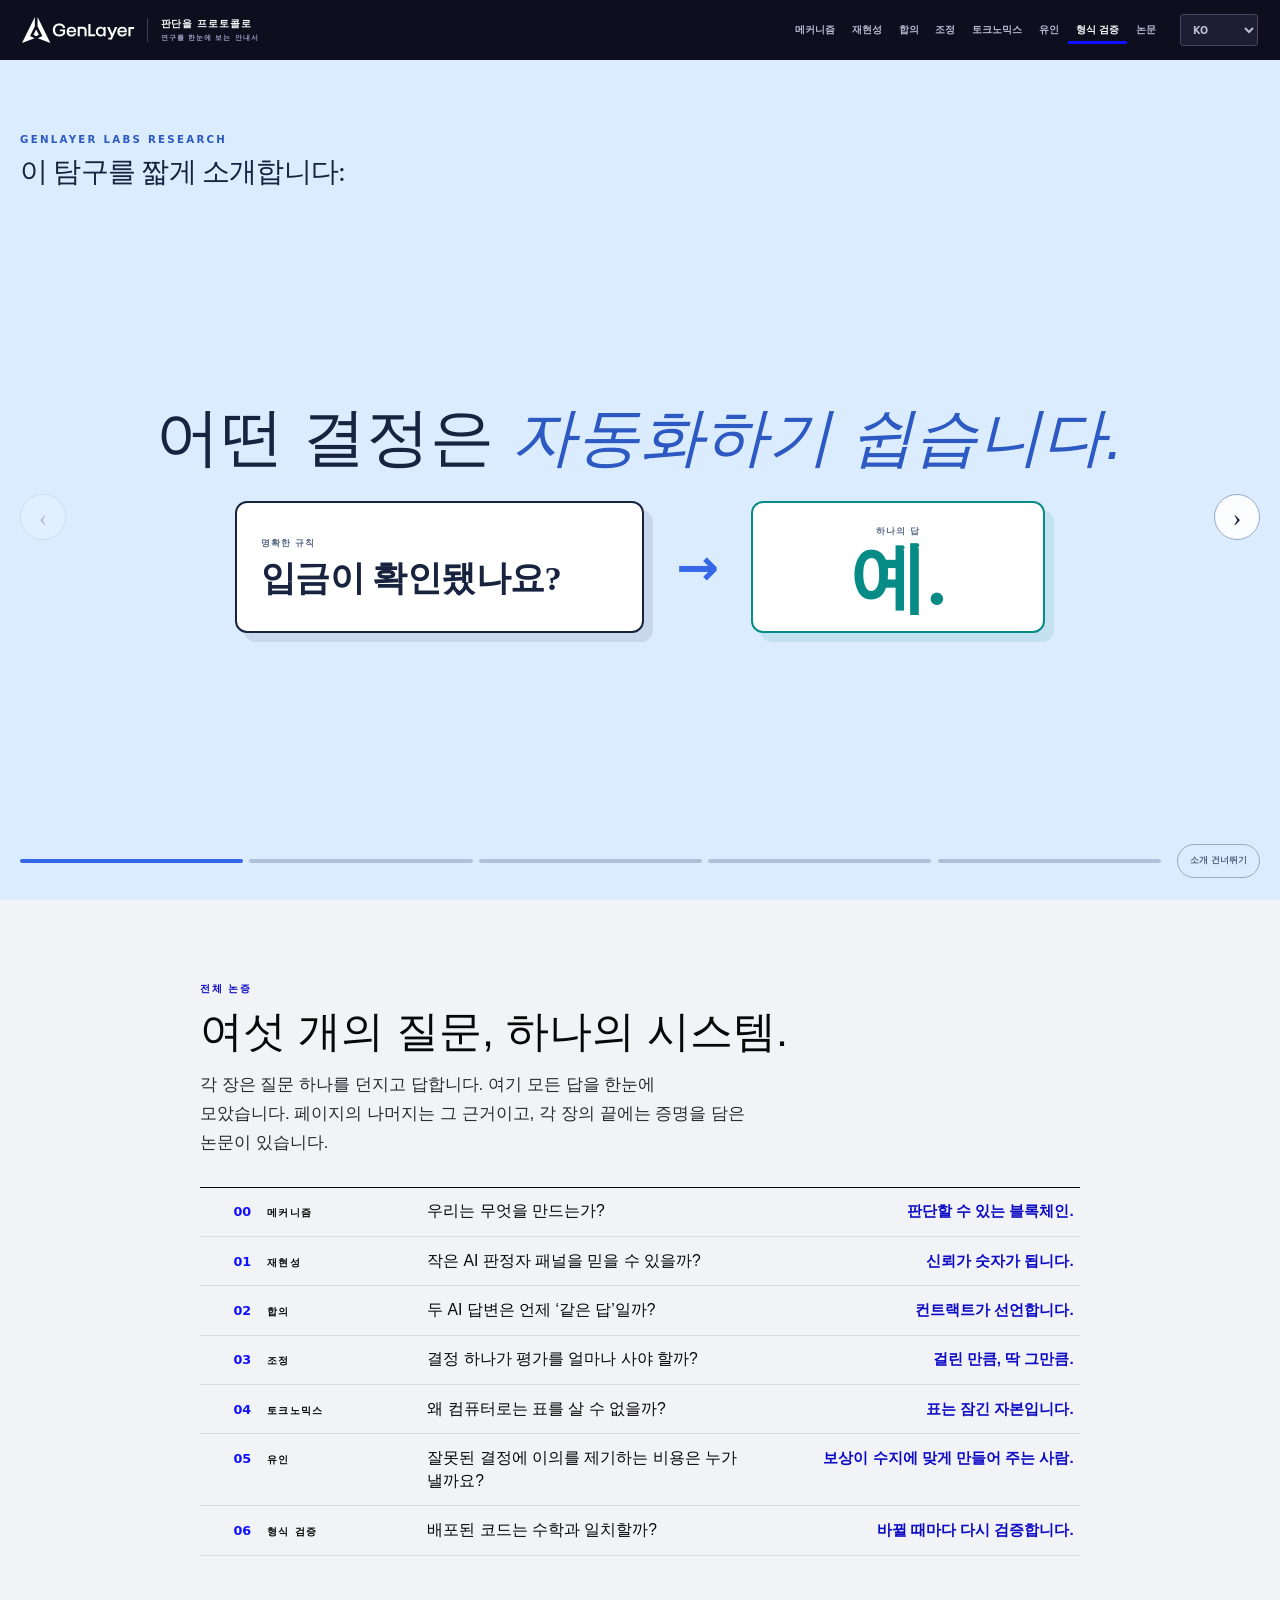
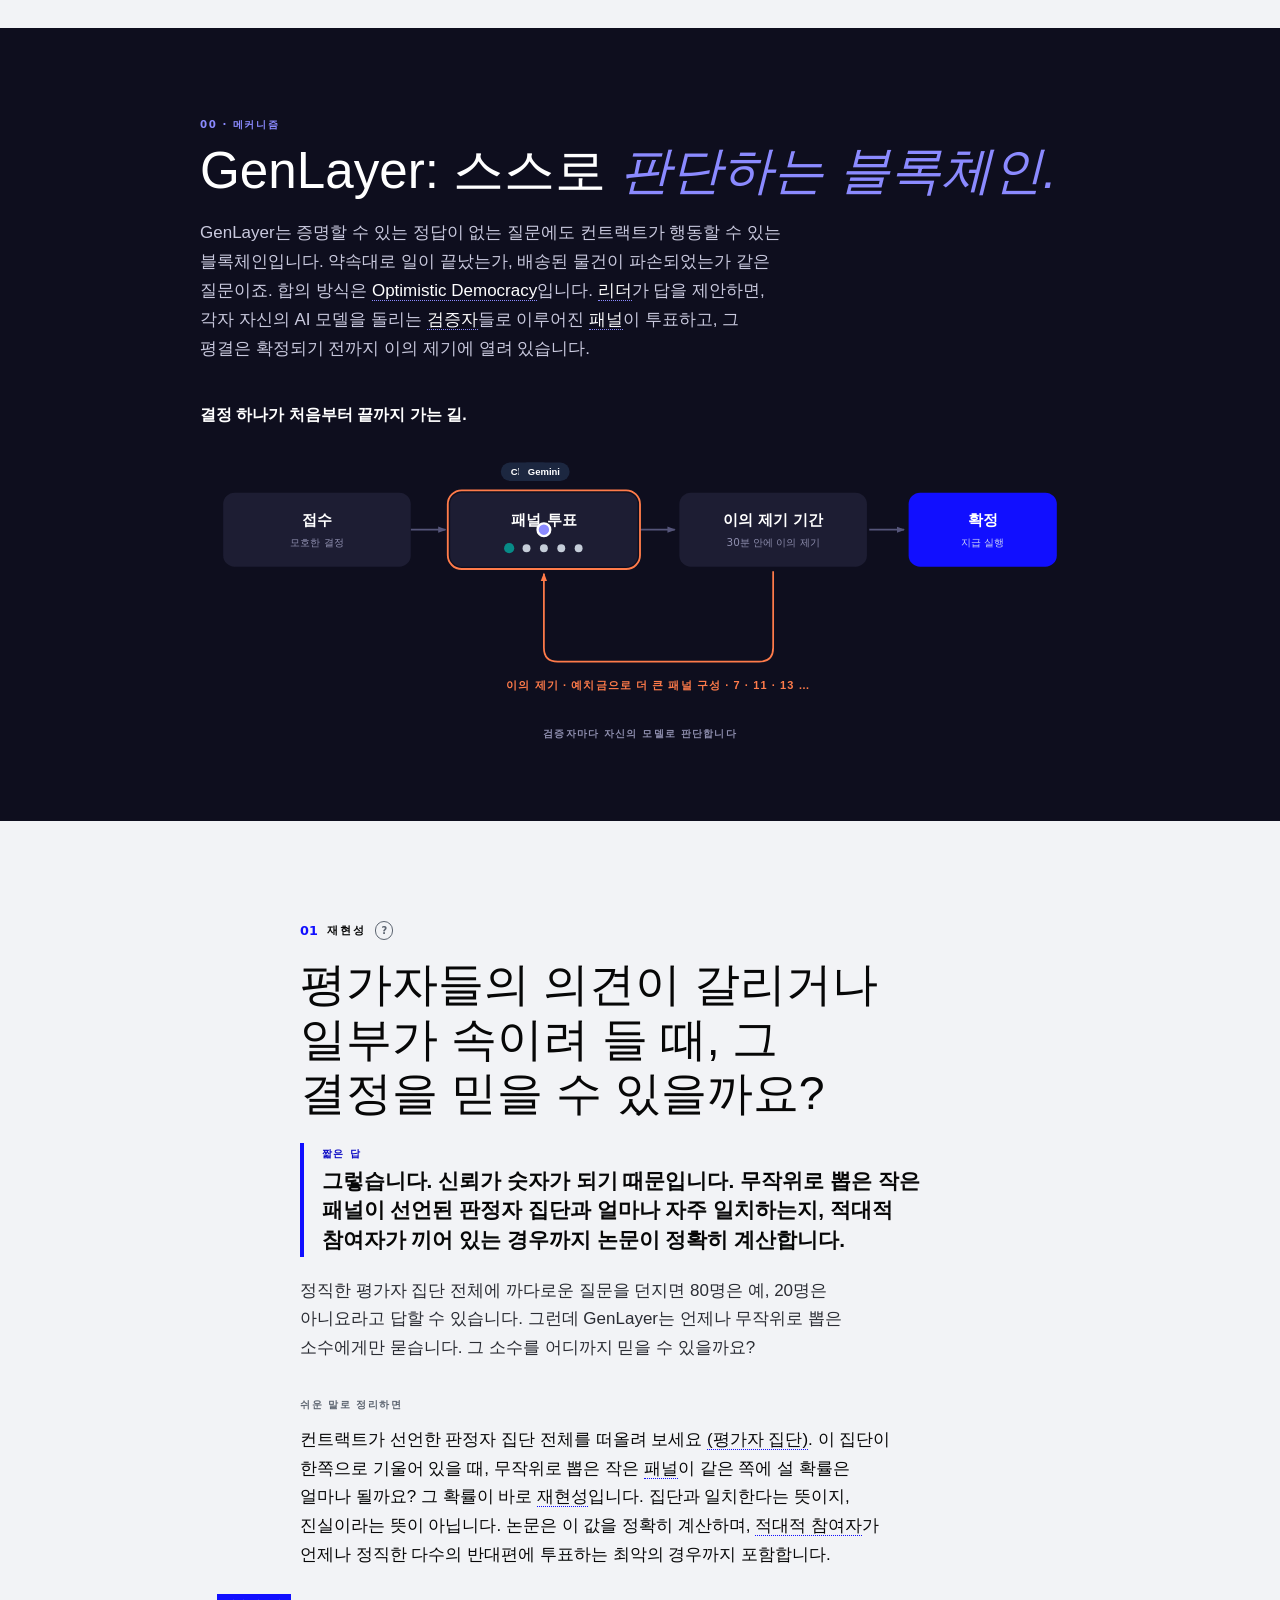
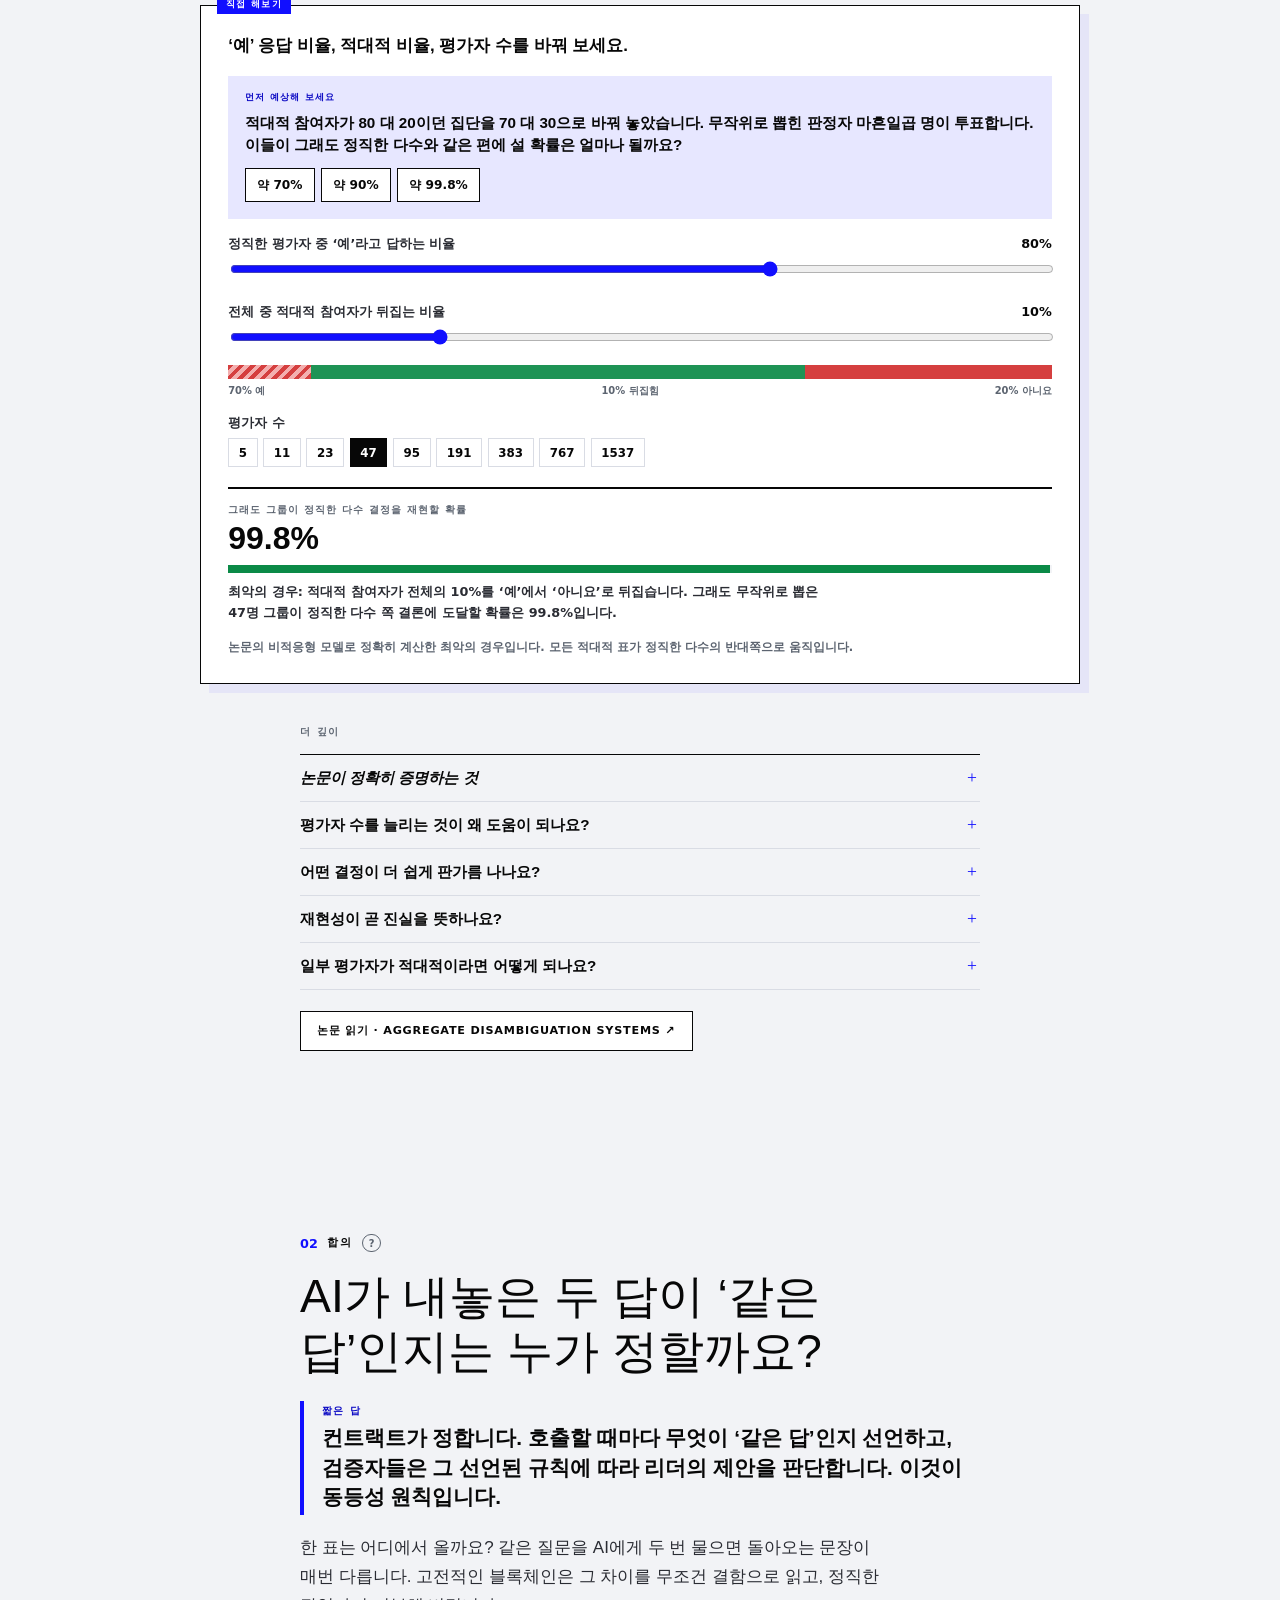
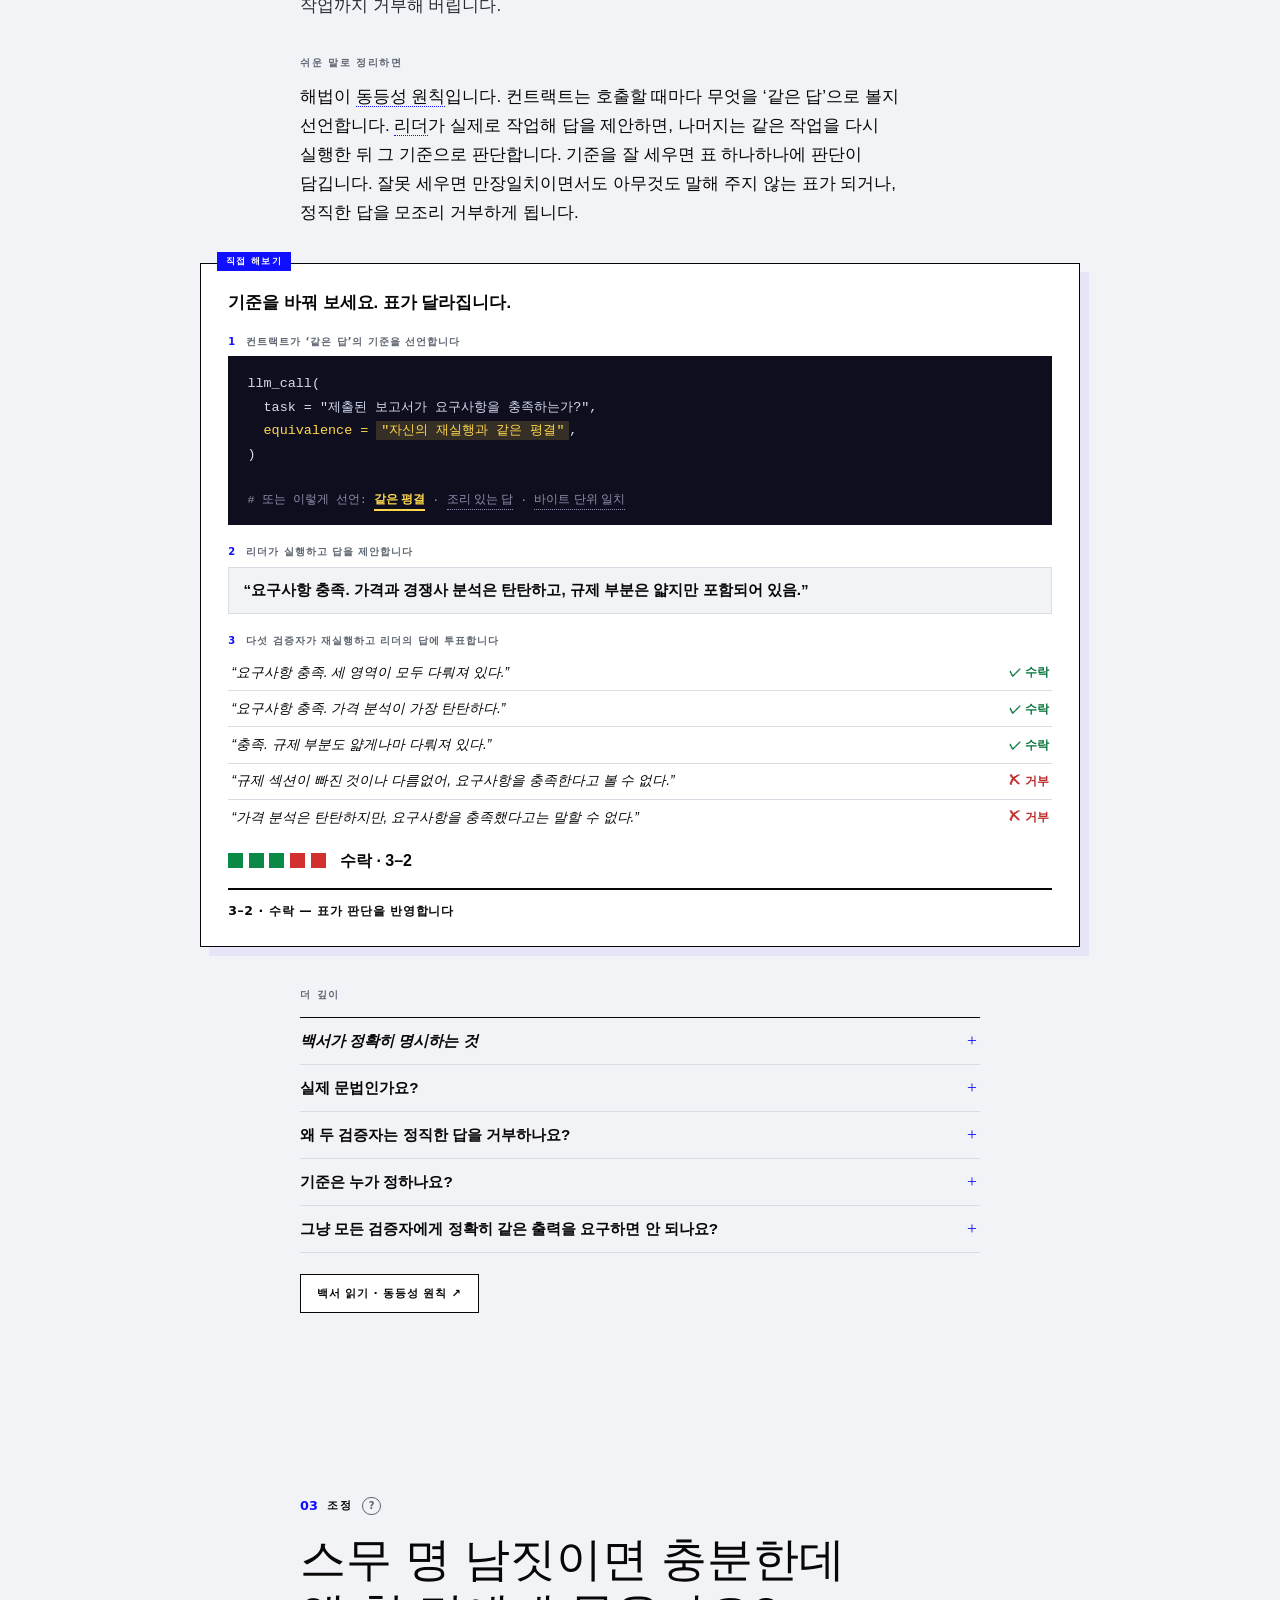
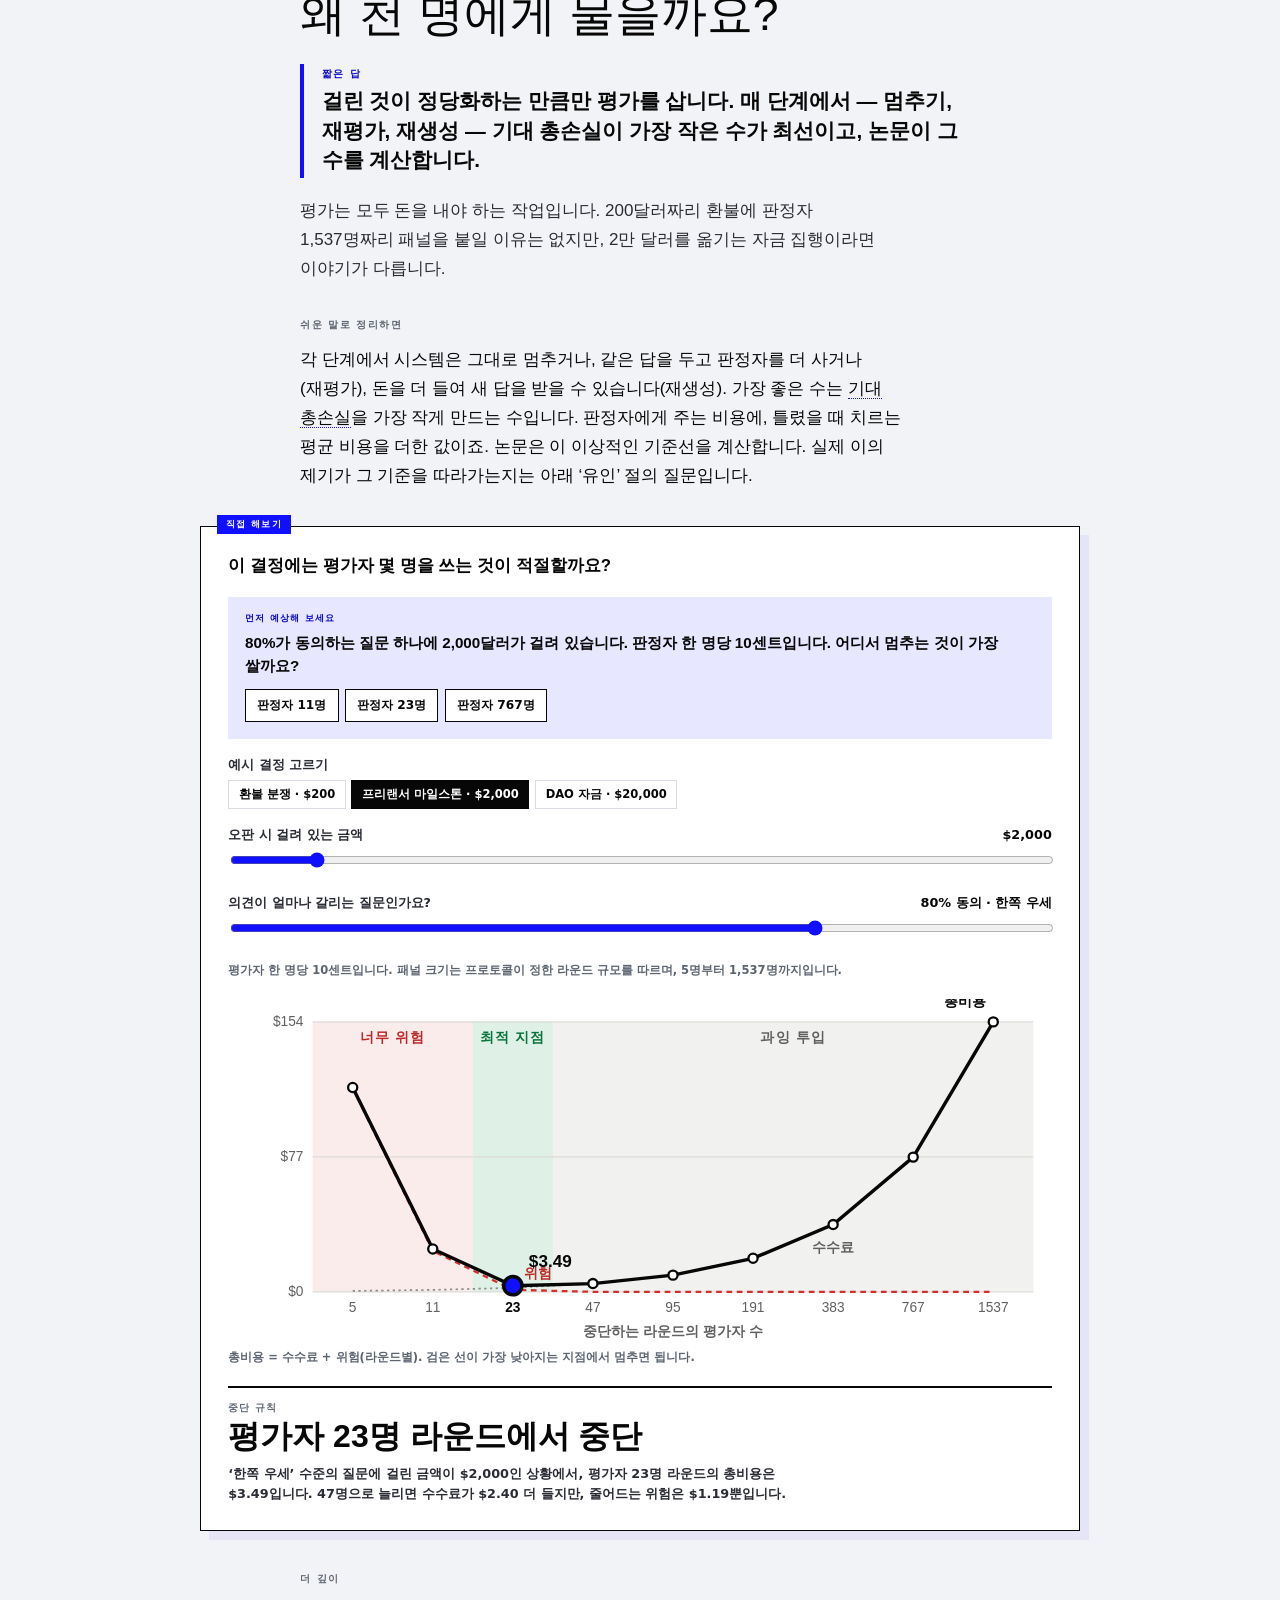
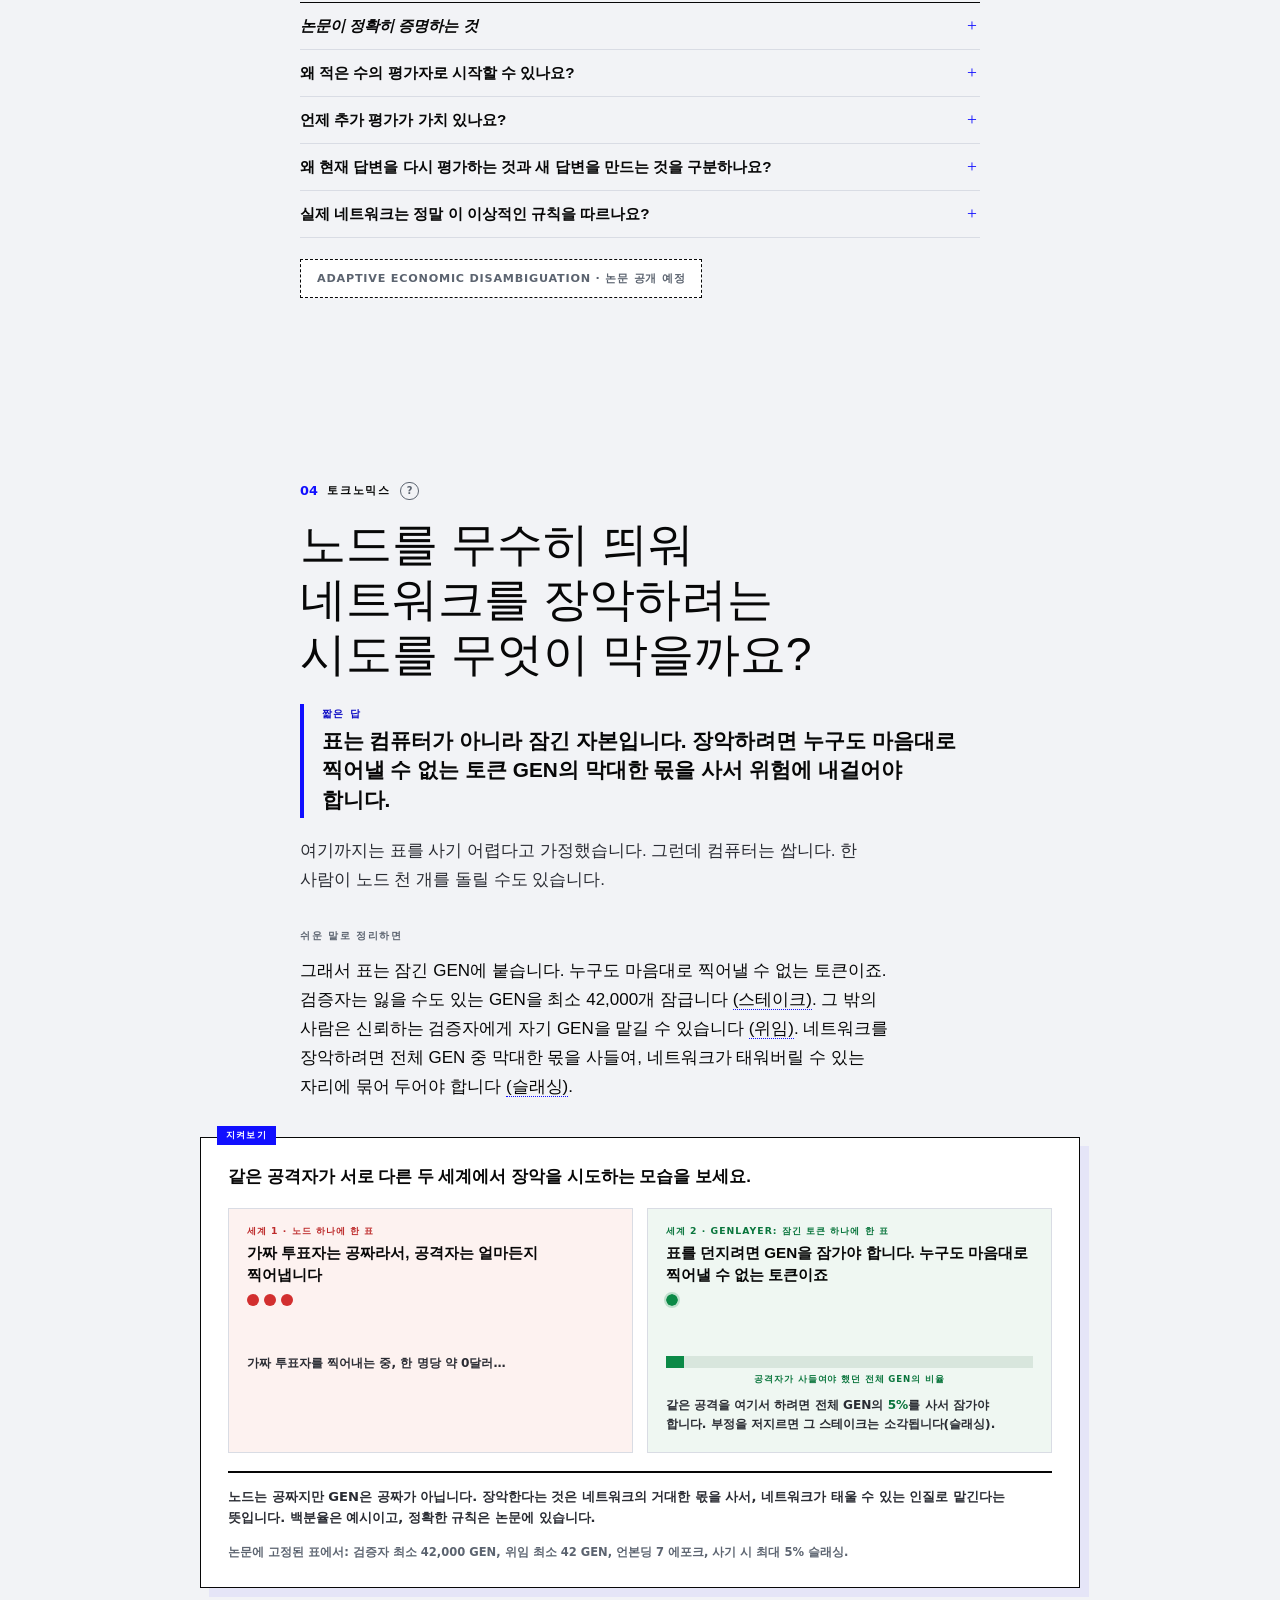
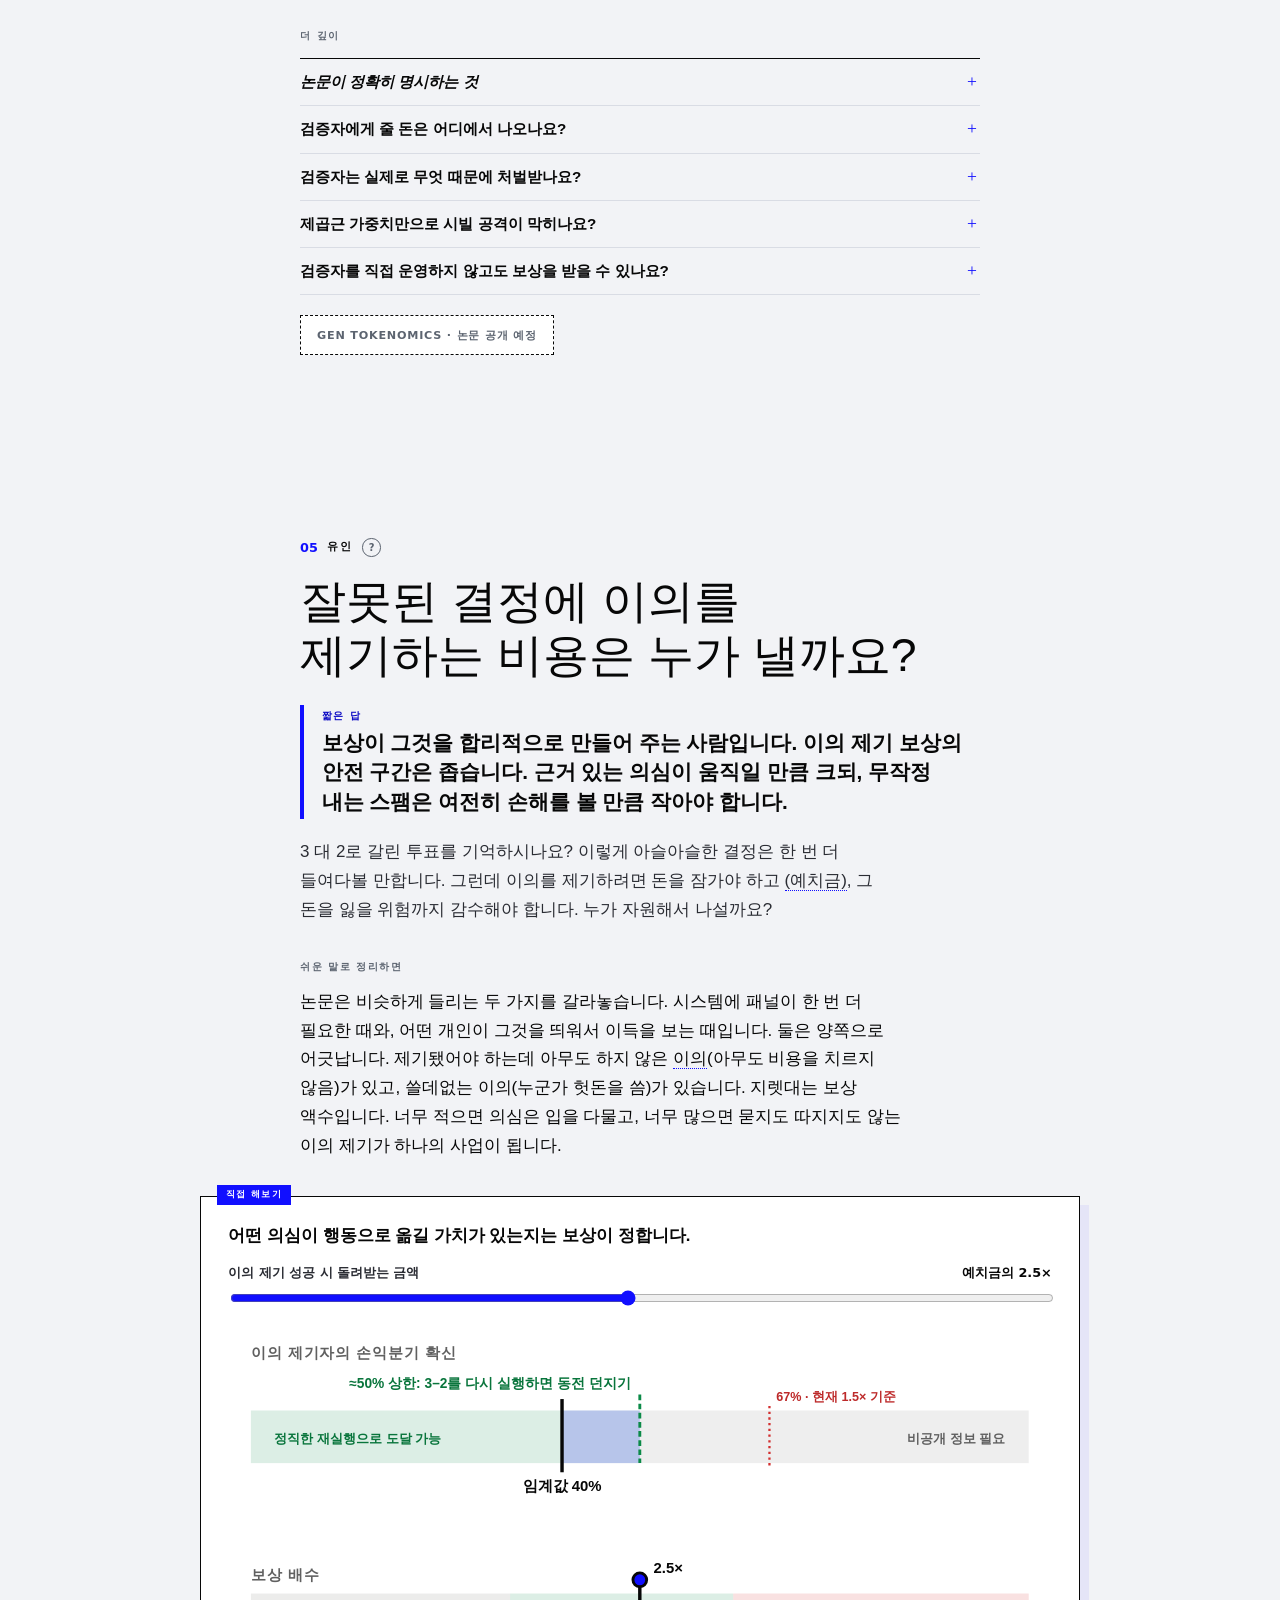
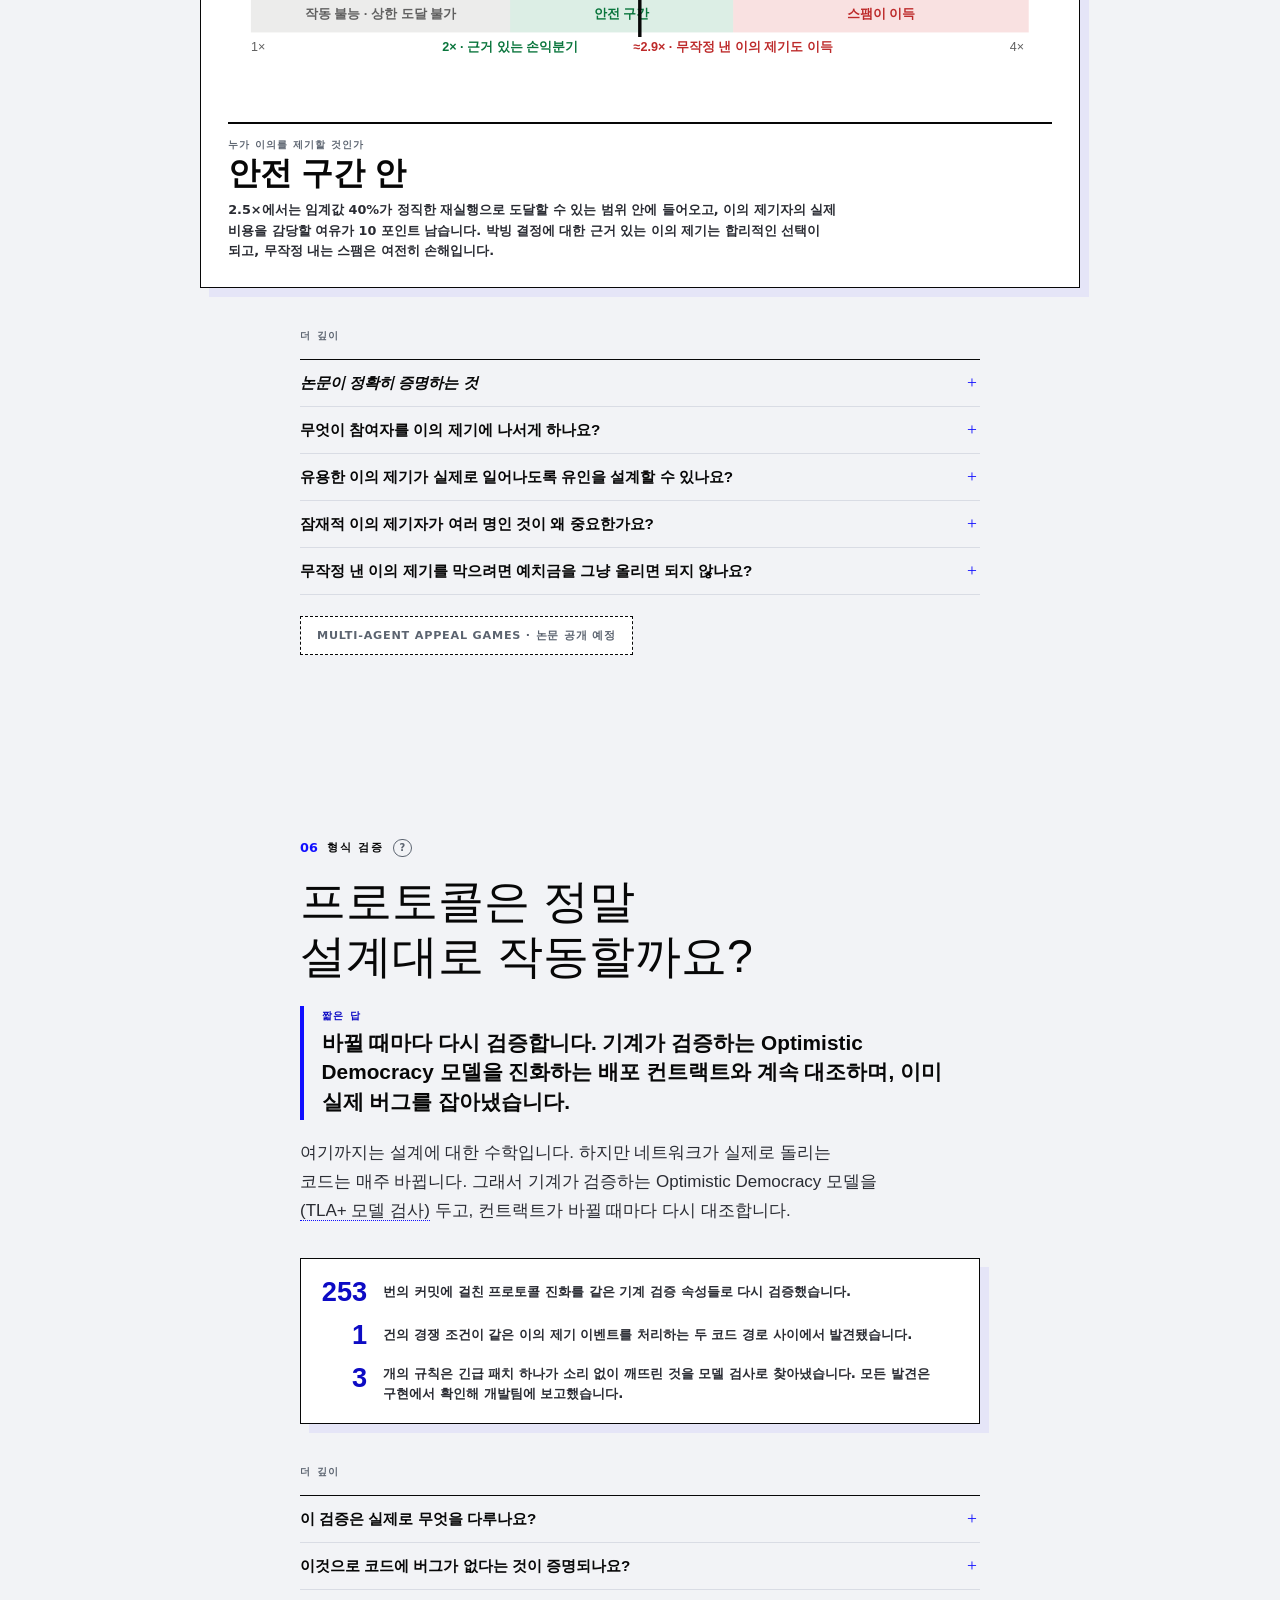
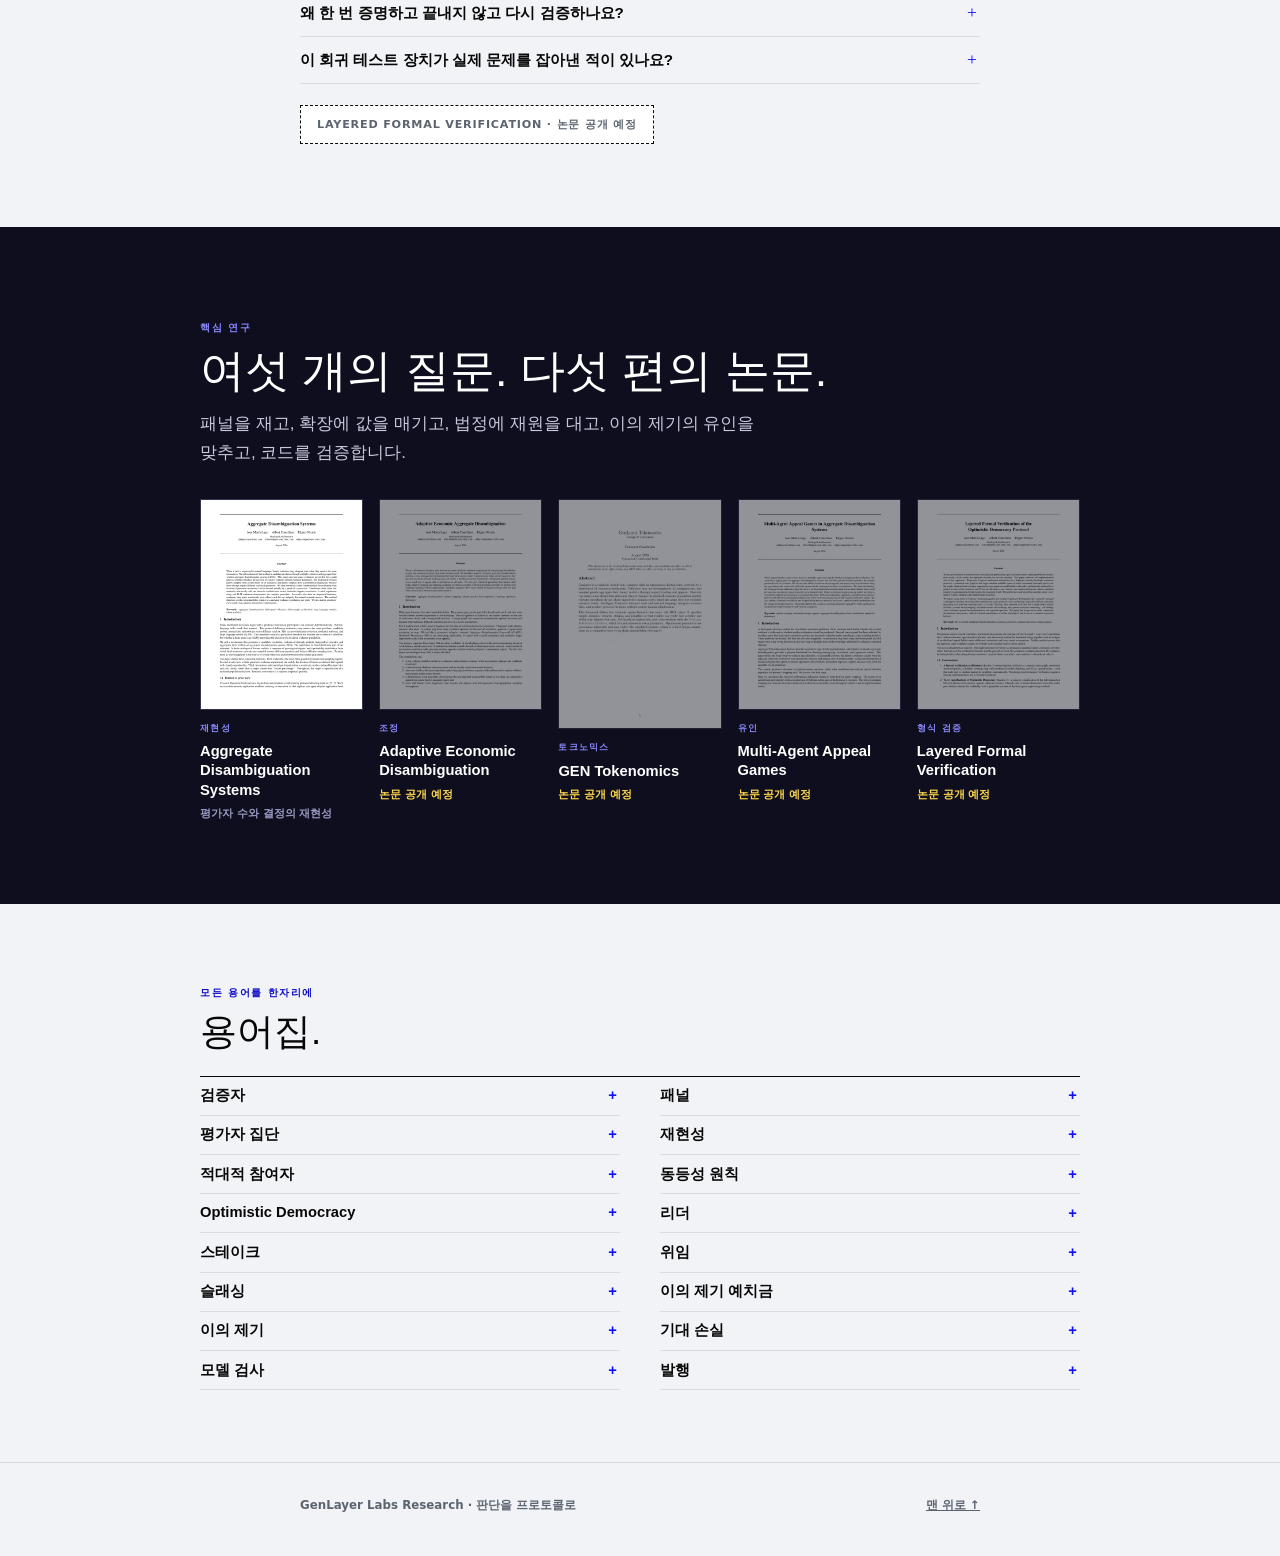
<file: ko/index.html>
<!doctype html>
<html lang="ko">
  <head>
    <meta charset="UTF-8" />
    <meta name="viewport" content="width=device-width, initial-scale=1.0" />
    <meta name="description" content="정답이 하나로 정해지지 않은 결정을 블록체인이 판단하게 하는 방법. 재현성 측정부터 형식 검증까지 GenLayer의 연구를 안내합니다." />
    <meta name="author" content="GenLayer Labs Research" />
    <meta name="robots" content="index, follow, max-image-preview:large" />
    <title>판단할 수 있는 블록체인을 만드는 연구 | GenLayer Labs Research</title>
    <link rel="canonical" href="https://genlayerlabs.github.io/research/ko/" />
    <link rel="alternate" hreflang="en" href="https://genlayerlabs.github.io/research/" />
    <link rel="alternate" hreflang="es" href="https://genlayerlabs.github.io/research/es/" />
    <link rel="alternate" hreflang="ko" href="https://genlayerlabs.github.io/research/ko/" />
    <link rel="alternate" hreflang="zh-Hans" href="https://genlayerlabs.github.io/research/zh/" />
    <link rel="alternate" hreflang="ru" href="https://genlayerlabs.github.io/research/ru/" />
    <link rel="alternate" hreflang="tr" href="https://genlayerlabs.github.io/research/tr/" />
    <link rel="alternate" hreflang="x-default" href="https://genlayerlabs.github.io/research/" />
    <link rel="icon" href="../favicon.ico" sizes="32x32" />
    <link rel="icon" href="../brand/genlayer-icon.svg?v=2" type="image/svg+xml" />
    <link rel="apple-touch-icon" href="../brand/apple-touch-icon.png" />
    <meta property="og:type" content="website" />
    <meta property="og:site_name" content="GenLayer Labs Research" />
    <meta property="og:title" content="판단할 수 있는 블록체인을 만드는 연구 | GenLayer Labs Research" />
    <meta property="og:description" content="정답이 하나로 정해지지 않은 결정을 블록체인이 판단하게 하는 방법. 재현성 측정부터 형식 검증까지 GenLayer의 연구를 안내합니다." />
    <meta property="og:url" content="https://genlayerlabs.github.io/research/ko/" />
    <meta property="og:locale" content="ko_KR" />
    <meta property="og:image" content="https://genlayerlabs.github.io/research/brand/aggregate-disambiguation-social.png" />
    <meta property="og:image:width" content="1200" />
    <meta property="og:image:height" content="630" />
    <meta property="og:image:alt" content="판단할 수 있는 블록체인 — GenLayer 연구를 한눈에 보는 안내서" />
    <meta name="twitter:card" content="summary_large_image" />
    <meta name="twitter:title" content="판단할 수 있는 블록체인을 만드는 연구 | GenLayer Labs Research" />
    <meta name="twitter:description" content="정답이 하나로 정해지지 않은 결정을 블록체인이 판단하게 하는 방법. 재현성 측정부터 형식 검증까지 GenLayer의 연구를 안내합니다." />
    <meta name="twitter:image" content="https://genlayerlabs.github.io/research/brand/aggregate-disambiguation-social.png" />
    <meta name="twitter:image:alt" content="판단할 수 있는 블록체인 — GenLayer 연구를 한눈에 보는 안내서" />
    <script type="application/ld+json">
      {
        "@context": "https://schema.org",
        "@graph": [
          {
            "@type": "Organization",
            "@id": "https://genlayer.com/#organization",
            "name": "GenLayer",
            "url": "https://genlayer.com/",
            "sameAs": [
              "https://x.com/GenLayer",
              "https://github.com/genlayerlabs"
            ],
            "logo": {
              "@type": "ImageObject",
              "url": "https://genlayerlabs.github.io/research/brand/genlayer-icon.svg"
            }
          },
          {
            "@type": "Person",
            "@id": "https://genlayerlabs.github.io/research/#jose-maria-lago",
            "name": "José María Lago"
          },
          {
            "@type": "Person",
            "@id": "https://genlayerlabs.github.io/research/#albert-castellana",
            "name": "Albert Castellana"
          },
          {
            "@type": "Person",
            "@id": "https://genlayerlabs.github.io/research/#edgars-nemse",
            "name": "Edgars Nemše"
          },
          {
            "@type": "WebSite",
            "@id": "https://genlayerlabs.github.io/research/#website",
            "url": "https://genlayerlabs.github.io/research/",
            "name": "GenLayer Labs Research",
            "publisher": {
              "@id": "https://genlayer.com/#organization"
            },
            "inLanguage": [
              "en",
              "es",
              "ko",
              "zh-Hans",
              "ru",
              "tr"
            ]
          },
          {
            "@type": "CollectionPage",
            "@id": "https://genlayerlabs.github.io/research/ko/#guide",
            "url": "https://genlayerlabs.github.io/research/ko/",
            "name": "판단할 수 있는 블록체인을 만드는 연구 | GenLayer Labs Research",
            "description": "정답이 하나로 정해지지 않은 결정을 블록체인이 판단하게 하는 방법. 재현성 측정부터 형식 검증까지 GenLayer의 연구를 안내합니다.",
            "isPartOf": {
              "@id": "https://genlayerlabs.github.io/research/#website"
            },
            "publisher": {
              "@id": "https://genlayer.com/#organization"
            },
            "image": "https://genlayerlabs.github.io/research/brand/aggregate-disambiguation-social.png",
            "dateModified": "2026-08-09",
            "inLanguage": "ko",
            "mainEntity": {
              "@id": "https://genlayerlabs.github.io/research/ko/#research-documents"
            },
            "hasPart": [
              {
                "@id": "https://genlayerlabs.github.io/research/papers/part-1-aggregate-disambiguation-systems.pdf#article"
              },
              {
                "@id": "https://genlayerlabs.github.io/research/papers/genlayer-whitepaper-v2.pdf#article"
              }
            ],
            "translationOfWork": {
              "@id": "https://genlayerlabs.github.io/research/#guide"
            }
          },
          {
            "@type": "ItemList",
            "@id": "https://genlayerlabs.github.io/research/ko/#research-documents",
            "name": "모호한 의사결정에 관한 GenLayer 연구 문서",
            "numberOfItems": 2,
            "itemListElement": [
              {
                "@type": "ListItem",
                "position": 1,
                "item": {
                  "@id": "https://genlayerlabs.github.io/research/papers/part-1-aggregate-disambiguation-systems.pdf#article"
                }
              },
              {
                "@type": "ListItem",
                "position": 2,
                "item": {
                  "@id": "https://genlayerlabs.github.io/research/papers/genlayer-whitepaper-v2.pdf#article"
                }
              }
            ]
          },
          {
            "@type": "ScholarlyArticle",
            "@id": "https://genlayerlabs.github.io/research/papers/part-1-aggregate-disambiguation-systems.pdf#article",
            "url": "https://arxiv.org/abs/2608.30805",
            "sameAs": "https://genlayerlabs.github.io/research/papers/part-1-aggregate-disambiguation-systems.pdf",
            "name": "Aggregate Disambiguation Systems",
            "description": "무작위로 뽑은 유한한 평가자 그룹이 미리 정한 평가자 집단의 결정을 얼마나 안정적으로 재현하는지 측정하는 통계적 토대.",
            "datePublished": "2026-08",
            "author": [
              {
                "@id": "https://genlayerlabs.github.io/research/#jose-maria-lago"
              },
              {
                "@id": "https://genlayerlabs.github.io/research/#albert-castellana"
              },
              {
                "@id": "https://genlayerlabs.github.io/research/#edgars-nemse"
              }
            ],
            "publisher": {
              "@id": "https://genlayer.com/#organization"
            },
            "inLanguage": "en"
          },
          {
            "@type": "TechArticle",
            "@id": "https://genlayerlabs.github.io/research/papers/genlayer-whitepaper-v2.pdf#article",
            "url": "https://genlayerlabs.github.io/research/papers/genlayer-whitepaper-v2.pdf",
            "name": "GenLayer: The Intelligent Contract Network",
            "alternativeHeadline": "GenLayer Technical Whitepaper",
            "description": "실행 환경, Optimistic Democracy, 프로토콜 경제, 검증 체계를 설명하는 GenLayer 시스템 문서.",
            "version": "2.3",
            "author": [
              {
                "@id": "https://genlayerlabs.github.io/research/#albert-castellana"
              },
              {
                "@id": "https://genlayerlabs.github.io/research/#jose-maria-lago"
              },
              {
                "@id": "https://genlayerlabs.github.io/research/#edgars-nemse"
              }
            ],
            "publisher": {
              "@id": "https://genlayer.com/#organization"
            },
            "inLanguage": "en"
          },
          {
            "@type": "FAQPage",
            "@id": "https://genlayerlabs.github.io/research/ko/#faq",
            "inLanguage": "ko",
            "mainEntity": [
              {
                "@type": "Question",
                "name": "평가자 수를 늘리는 것이 왜 도움이 되나요?",
                "acceptedAnswer": {
                  "@type": "Answer",
                  "text": "판정자를 많이 뽑을수록, 패널이 집단 전체가 기운 쪽을 놓칠 확률은 작아집니다."
                }
              },
              {
                "@type": "Question",
                "name": "어떤 결정이 더 쉽게 판가름 나나요?",
                "acceptedAnswer": {
                  "@type": "Answer",
                  "text": "집단의 의견이 뚜렷하게 일치할수록, 안정적인 결과를 얻는 데 필요한 판정자 수는 줄어듭니다."
                }
              },
              {
                "@type": "Question",
                "name": "재현성이 곧 진실을 뜻하나요?",
                "acceptedAnswer": {
                  "@type": "Answer",
                  "text": "아닙니다. 무작위로 뽑은 패널이 선언된 집단과 같은 쪽에 서는 경향이 있다는 뜻입니다. 진실이냐 아니냐는 별개의, 경험적인 문제입니다."
                }
              },
              {
                "@type": "Question",
                "name": "일부 평가자가 적대적이라면 어떻게 되나요?",
                "acceptedAnswer": {
                  "@type": "Answer",
                  "text": "패널을 뽑기 전에 집단 중 알려진 비율이 이미 오염된 경우, 논문은 최악의 오류를 정확히 계산합니다. 얼마나 버티는지는 가정이 아니라 측정된 값입니다."
                }
              },
              {
                "@type": "Question",
                "name": "실제 문법인가요?",
                "acceptedAnswer": {
                  "@type": "Answer",
                  "text": "아니요, 예시입니다. 실제 GenVM 컨트랙트는 샌드박스에서 실행되는 Python 클래스입니다. 다만 메커니즘 자체, 곧 모든 AI 연산마다 호출 단위로 기준을 선언한다는 점은 백서에 명시된 그대로입니다."
                }
              },
              {
                "@type": "Question",
                "name": "왜 두 검증자는 정직한 답을 거부하나요?",
                "acceptedAnswer": {
                  "@type": "Answer",
                  "text": "자기가 다시 실행한 결과가 정직하게 반대 평결에 이르렀기 때문입니다. 이는 부정행위가 아니라 의견 차이이며, 처벌 대상이 아닙니다. ‘재현성’ 절의 수학이 바로 이런 차이를 흡수하도록 설계되어 있습니다."
                }
              },
              {
                "@type": "Question",
                "name": "기준은 누가 정하나요?",
                "acceptedAnswer": {
                  "@type": "Answer",
                  "text": "컨트랙트 개발자가 호출 단위로 정합니다. 같은 컨트랙트 안에서도 호출마다 다른 기준을 선언할 수 있습니다."
                }
              },
              {
                "@type": "Question",
                "name": "그냥 모든 검증자에게 정확히 같은 출력을 요구하면 안 되나요?",
                "acceptedAnswer": {
                  "@type": "Answer",
                  "text": "AI 호출과 웹 조회에는 유일한 정답 출력이 없습니다. 옳게 쓴 요약문 둘도 문구는 서로 다릅니다. 결정적인 코드는 지금도 바이트 단위로 검사합니다."
                }
              },
              {
                "@type": "Question",
                "name": "왜 적은 수의 평가자로 시작할 수 있나요?",
                "acceptedAnswer": {
                  "@type": "Answer",
                  "text": "대부분의 결정은 싸게 끝납니다. 이득이 비용을 넘어설 때만 판정자를 더하세요."
                }
              },
              {
                "@type": "Question",
                "name": "언제 추가 평가가 가치 있나요?",
                "acceptedAnswer": {
                  "@type": "Answer",
                  "text": "걸린 것이 충분히 크거나 근거가 충분히 약해서, 한 번 더 볼 값을 치를 만할 때입니다."
                }
              },
              {
                "@type": "Question",
                "name": "왜 현재 답변을 다시 평가하는 것과 새 답변을 만드는 것을 구분하나요?",
                "acceptedAnswer": {
                  "@type": "Answer",
                  "text": "사는 것이 다릅니다. 다시 확인하는 쪽은 같은 답에 근거를 더하고, 재생성하는 쪽은 답 자체를 바꿉니다. 논문은 돈을 쓰기 전에 두 선택지의 값을 각각 매깁니다."
                }
              },
              {
                "@type": "Question",
                "name": "실제 네트워크는 정말 이 이상적인 규칙을 따르나요?",
                "acceptedAnswer": {
                  "@type": "Answer",
                  "text": "여기서 보이는 것은 아닙니다. 이 규칙은 플래너의 기준선일 뿐이고, 네트워크가 거기에 맞춰 움직이려면 누군가가 알맞은 이의 제기를 사적으로도 할 만하다고 판단해야 합니다. 그것이 바로 ‘유인’ 절이 다루는 문제입니다."
                }
              },
              {
                "@type": "Question",
                "name": "검증자에게 줄 돈은 어디에서 나오나요?",
                "acceptedAnswer": {
                  "@type": "Answer",
                  "text": "두 갈래입니다. 거래 수수료, 그리고 고정된 곡선을 따라 9%에서 4%로 줄어드는 발행(상한이며, 소각은 이를 낮추기만 합니다). DAO는 수수료만으로 재원을 마련하므로, 그 수입은 실제 사용량을 따라갑니다."
                }
              },
              {
                "@type": "Question",
                "name": "검증자는 실제로 무엇 때문에 처벌받나요?",
                "acceptedAnswer": {
                  "@type": "Answer",
                  "text": "정직한 실수와 위법은 값이 다릅니다. 투표에서 지더라도 수수료 규모만 소각될 뿐, 원금은 건드리지 않습니다. 태만은 1%, 입증된 사기는 리더에게 5% 슬래싱이며, 실패한 이의 제기는 예치금을 잃습니다. 의견 차이는 흡수하고, 위법은 처벌합니다."
                }
              },
              {
                "@type": "Question",
                "name": "제곱근 가중치만으로 시빌 공격이 막히나요?",
                "acceptedAnswer": {
                  "@type": "Answer",
                  "text": "아닙니다. 논문도 그렇게 말합니다. 오목 가중치는 집중을 완화할 뿐이고, 쪼개기를 막는 것은 모든 신원이 42,000 GEN 전액을 잠그고, 자기 노드를 돌리고, 자기 몫의 슬래싱을 감수해야 한다는 사실입니다."
                }
              },
              {
                "@type": "Question",
                "name": "검증자를 직접 운영하지 않고도 보상을 받을 수 있나요?",
                "acceptedAnswer": {
                  "@type": "Answer",
                  "text": "네. 42 GEN 이상 위임하면 보상이 자동으로 복리로 쌓입니다. 비교할 수수료율도 없습니다. 분배 비율은 프로토콜이 고정하고, 검증자 포지션에 들어간 GEN은 모두 같은 이율을 받습니다."
                }
              },
              {
                "@type": "Question",
                "name": "무엇이 참여자를 이의 제기에 나서게 하나요?",
                "acceptedAnswer": {
                  "@type": "Answer",
                  "text": "이길 확률, 보상, 걸어야 하는 예치금, 이의 제기에 드는 비용, 그리고 그 결과에 걸린 개인적인 이해관계입니다."
                }
              },
              {
                "@type": "Question",
                "name": "유용한 이의 제기가 실제로 일어나도록 유인을 설계할 수 있나요?",
                "acceptedAnswer": {
                  "@type": "Answer",
                  "text": "조건이 맞으면 그렇습니다. 논문은 시스템에 패널이 한 번 더 필요한 때와 개인의 이해가 맞물리도록 보상을 조정하는 방법을 보여 줍니다."
                }
              },
              {
                "@type": "Question",
                "name": "잠재적 이의 제기자가 여러 명인 것이 왜 중요한가요?",
                "acceptedAnswer": {
                  "@type": "Answer",
                  "text": "이의를 제기할 수 있는 사람이 많아지면 서로의 선택이 얽힙니다. 기다리기, 먼저 차지하려 경쟁하기, 같은 일을 중복해서 하기. 메커니즘은 이 세 가지 모두에 값을 매겨야 합니다."
                }
              },
              {
                "@type": "Question",
                "name": "무작정 낸 이의 제기를 막으려면 예치금을 그냥 올리면 되지 않나요?",
                "acceptedAnswer": {
                  "@type": "Answer",
                  "text": "예치금을 키우면 패널 비용을 대고 스팸도 막지만, 자본이 묶입니다. 손익 계산은 그대로인데 이의를 제기할 여력이 있는 사람의 범위만 크게 줄어들 수 있습니다."
                }
              },
              {
                "@type": "Question",
                "name": "이 검증은 실제로 무엇을 다루나요?",
                "acceptedAnswer": {
                  "@type": "Answer",
                  "text": "계층으로 나눈 모델입니다. 정본 상태 그래프, 그것에 대조해 검사하는 TLA+ 명세, 그리고 모든 전이를 고정된 리비전의 Solidity 코드에 대응시킨 매핑."
                }
              },
              {
                "@type": "Question",
                "name": "이것으로 코드에 버그가 없다는 것이 증명되나요?",
                "acceptedAnswer": {
                  "@type": "Answer",
                  "text": "아닙니다. 고정된 리비전의 명시된 모델에 대해, 명시된 속성을 증명합니다. 그렇게 범위를 좁혔기 때문에 비로소 주장을 검사할 수 있는 것입니다."
                }
              },
              {
                "@type": "Question",
                "name": "왜 한 번 증명하고 끝내지 않고 다시 검증하나요?",
                "acceptedAnswer": {
                  "@type": "Answer",
                  "text": "프로토콜은 계속 바뀝니다. 리비전마다 같은 속성으로 다시 검사하므로, 소리 없이 어긋난 부분은 운영 장애가 아니라 실패한 검사로 드러납니다."
                }
              },
              {
                "@type": "Question",
                "name": "이 회귀 테스트 장치가 실제 문제를 잡아낸 적이 있나요?",
                "acceptedAnswer": {
                  "@type": "Answer",
                  "text": "네. 위에서 말한 경쟁 조건 하나와 깨진 불변식 세 개입니다. 모두 실제 구현에서 확인해 개발팀에 보고했습니다."
                }
              }
            ]
          }
        ]
      }
    </script>
    <link rel="stylesheet" href="../bridge-compact.css?v=mtk1ld6e" />
    <link rel="stylesheet" href="../bridge-critical.css?v=mtk1ld6e" />
  </head>
  <body>



<a class="skip-link" href="#map">소개 건너뛰기</a>
<header class="site-header">
  <div class="bar">
    <a class="brand" href="#top" aria-label="GenLayer, 맨 위로">
      <img src="../brand/genlayer-logo-white.svg" alt="GenLayer" width="300" height="72" />
      <span>판단을 프로토콜로<small>연구를 한눈에 보는 안내서</small></span>
    </a>
    <nav aria-label="페이지 섹션">
      <a href="#machine">메커니즘</a><a href="#measure">재현성</a><a href="#agree">합의</a><a href="#adapt">조정</a><a href="#sustain">토크노믹스</a><a href="#align">유인</a><a href="#verify">형식 검증</a><a href="#papers">논문</a>
    </nav>
    <label class="language-switcher"><span>언어 선택</span><select data-language-select data-current-locale="ko" aria-label="언어 선택"><option value="../" data-locale="en" lang="en" aria-label="English">EN</option><option value="../es/" data-locale="es" lang="es" aria-label="Español">ES</option><option value="../ko/" data-locale="ko" lang="ko" aria-label="한국어" selected>KO</option><option value="../zh/" data-locale="zh" lang="zh-Hans" aria-label="简体中文">ZH</option><option value="../ru/" data-locale="ru" lang="ru" aria-label="Русский">RU</option><option value="../tr/" data-locale="tr" lang="tr" aria-label="Türkçe">TR</option></select></label>
    <i class="progress" aria-hidden="true"></i>
  </div>
</header>

<main id="top">

  <section class="bi-onboard critical-onboard" aria-label="모호한 판단에 왜 시스템이 필요한가">
    <div class="bi-overview">
      <p class="bi-overview-kicker">GENLAYER LABS RESEARCH</p>
      <p class="bi-overview-title">이 탐구를 짧게 소개합니다:</p>
    </div>
    <div class="bi-stage">
      <button class="bi-arrow bi-arrow-prev" type="button" aria-label="이전 화면">&#8249;</button>
      <button class="bi-arrow bi-arrow-next" type="button" aria-label="다음 화면">&#8250;</button>
      <div class="bi-scene active" data-intro-scene="1">
        <h1>어떤 결정은 <em>자동화하기 쉽습니다.</em></h1>
        <div class="bi-question-flow">
          <div class="bi-question-card"><small>명확한 규칙</small><strong>입금이 확인됐나요?</strong></div><b>→</b>
          <div class="bi-single-answer"><small>하나의 답</small><strong>예.</strong></div>
        </div>
      </div>
      <div class="bi-scene" data-intro-scene="2" aria-hidden="true">
        <h2>어떤 결정에는 <em>판단이 필요합니다.</em></h2>
        <div class="bi-question-card bi-ambiguous-card"><small>모호한 질문</small><strong>결과물이 요구사항을 충족했나요?</strong></div>
      </div>
      <div class="bi-scene" data-intro-scene="3" aria-hidden="true">
        <h2>AI 평가자도 <em>서로 다른 답을 내놓을 수 있습니다.</em></h2>
        <div class="bi-judgment-row" aria-label="서로 다른 다섯 개의 판단: 예, 아니요, 예, 아니요, 예">
          <div><small>판단 01</small><strong>예</strong></div><div><small>판단 02</small><strong>아니요</strong></div><div><small>판단 03</small><strong>예</strong></div><div><small>판단 04</small><strong>아니요</strong></div><div><small>판단 05</small><strong>예</strong></div>
        </div>
      </div>
      <div class="bi-scene" data-intro-scene="4" aria-hidden="true">
        <h2>그래도 소프트웨어가 움직이려면 <em>하나의 결정이 필요합니다.</em></h2>
        <div class="bi-bottleneck">
          <div class="bi-mini-verdicts" aria-label="다섯 개의 판단: 예 셋, 아니요 둘"><i>예</i><i>아니요</i><i>예</i><i>아니요</i><i>예</i></div><b>→</b>
          <div class="bi-decision-gap"><small>빠져 있는 단계</small><strong>평결?</strong></div><b>→</b>
          <div class="bi-final-box"><small>하나의 결과</small><strong>소프트웨어가 그대로 실행할 수 있음</strong></div>
        </div>
      </div>
      <div class="bi-scene bi-research-origin" data-intro-scene="5" aria-hidden="true">
        <div class="bi-research-copy">
          <p class="bi-final-kicker">연구</p>
          <h2>지난 3년 동안, 우리는 모호한 결정을 <em>적대적인 환경에서도 자동화하는 방법을 연구해 왔습니다.</em></h2>
          <div class="bi-built-ctas">
            <a class="bi-research-enter" href="#map">전체 가이드 보기 <span>↓</span></a>
          </div>
        </div>
        <div class="bi-paper-fan" aria-label="세 편의 핵심 연구 논문">
          <article><img src="../covers/part-1-560.webp" alt="Aggregate Disambiguation Systems 첫 페이지" width="850" height="1100" /><span><small>재현성</small><strong>통계로 보는 재현성</strong></span></article>
          <article><img src="../covers/part-2-560.webp" alt="Adaptive Economic Aggregate Disambiguation 첫 페이지" width="850" height="1100" /><span><small>조정</small><strong>비용에 맞춘 평가</strong></span></article>
          <article><img src="../covers/part-4-560.webp" alt="Multi-Agent Appeal Games 첫 페이지" width="850" height="1100" /><span><small>유인</small><strong>이의 제기 유인</strong></span></article>
        </div>
      </div>
    </div>
    <div class="bi-controls">
      <div class="bi-progress" aria-label="소개 진행"><button class="active" type="button" data-intro-progress="1" aria-label="소개 5단계 중 1단계 보기" aria-current="step"></button><button type="button" data-intro-progress="2" aria-label="소개 5단계 중 2단계 보기"></button><button type="button" data-intro-progress="3" aria-label="소개 5단계 중 3단계 보기"></button><button type="button" data-intro-progress="4" aria-label="소개 5단계 중 4단계 보기"></button><button type="button" data-intro-progress="5" aria-label="소개 5단계 중 5단계 보기"></button></div>
      <button class="bi-skip" type="button">소개 건너뛰기</button><button class="bi-replay" type="button" hidden>소개 다시 보기 ↺</button>
    </div>
  </section>

  <section class="map" id="map" aria-label="한 화면에 담은 논증">
    <div class="wide">
      <p class="label" style="color: var(--blue-ink)">전체 논증</p>
      <h2>여섯 개의 질문, 하나의 시스템.</h2>
      <p class="intro">각 장은 질문 하나를 던지고 답합니다. 여기 모든 답을 한눈에 모았습니다. 페이지의 나머지는 그 근거이고, 각 장의 끝에는 증명을 담은 논문이 있습니다.</p>
      <ol>
        <li><a href="#machine"><span class="num">00</span><span class="word">메커니즘</span><span class="q">우리는 무엇을 만드는가?</span><span class="a">판단할 수 있는 블록체인.</span></a></li>
        <li><a href="#measure"><span class="num">01</span><span class="word">재현성</span><span class="q">작은 AI 판정자 패널을 믿을 수 있을까?</span><span class="a">신뢰가 숫자가 됩니다.</span></a></li>
        <li><a href="#agree"><span class="num">02</span><span class="word">합의</span><span class="q">두 AI 답변은 언제 ‘같은 답’일까?</span><span class="a">컨트랙트가 선언합니다.</span></a></li>
        <li><a href="#adapt"><span class="num">03</span><span class="word">조정</span><span class="q">결정 하나가 평가를 얼마나 사야 할까?</span><span class="a">걸린 만큼, 딱 그만큼.</span></a></li>
        <li><a href="#sustain"><span class="num">04</span><span class="word">토크노믹스</span><span class="q">왜 컴퓨터로는 표를 살 수 없을까?</span><span class="a">표는 잠긴 자본입니다.</span></a></li>
        <li><a href="#align"><span class="num">05</span><span class="word">유인</span><span class="q">잘못된 결정에 이의를 제기하는 비용은 누가 낼까요?</span><span class="a">보상이 수지에 맞게 만들어 주는 사람.</span></a></li>
        <li><a href="#verify"><span class="num">06</span><span class="word">형식 검증</span><span class="q">배포된 코드는 수학과 일치할까?</span><span class="a">바뀔 때마다 다시 검증합니다.</span></a></li>
      </ol>
    </div>
  </section>

  <span id="genlayer"></span>
  <section class="machine" id="machine" aria-label="GenLayer와 Optimistic Democracy">
    <div class="wide">
      <p class="label"><span>00</span> · <span>메커니즘</span></p>
      <h2>GenLayer: 스스로 <em>판단하는 블록체인.</em></h2>
      <p class="lede">GenLayer는 증명할 수 있는 정답이 없는 질문에도 컨트랙트가 행동할 수 있는 블록체인입니다. 약속대로 일이 끝났는가, 배송된 물건이 파손되었는가 같은 질문이죠. 합의 방식은 <span class="gl" data-gl="od">Optimistic Democracy</span>입니다. <span class="gl" data-gl="leader">리더</span>가 답을 제안하면, 각자 자신의 AI 모델을 돌리는 <span class="gl" data-gl="validator">검증자</span>들로 이루어진 <span class="gl" data-gl="panel">패널</span>이 투표하고, 그 평결은 확정되기 전까지 이의 제기에 열려 있습니다.</p>
      <div class="od-flow">
        <p class="od-flow-label">결정 하나가 처음부터 끝까지 가는 길.</p>
        <svg id="odf-svg" viewBox="0 0 760 236">
          <defs><marker id="odf-arr" viewBox="0 0 10 10" refX="7" refY="5" markerWidth="6" markerHeight="6" orient="auto"><path d="M0,2 L8,5 L0,8 z" fill="#55557A"/></marker><marker id="odf-arr-hot" viewBox="0 0 10 10" refX="7" refY="5" markerWidth="6" markerHeight="6" orient="auto"><path d="M0,2 L8,5 L0,8 z" fill="#FF7B4A"/></marker></defs>
          <line x1="182" y1="74" x2="212" y2="74" stroke="#55557A" stroke-width="1.5" marker-end="url(#odf-arr)"/>
          <line x1="380" y1="74" x2="410" y2="74" stroke="#55557A" stroke-width="1.5" marker-end="url(#odf-arr)"/>
          <line x1="578" y1="74" x2="608" y2="74" stroke="#55557A" stroke-width="1.5" marker-end="url(#odf-arr)"/>
          <path id="odf-loop" d="M 495,110 L 495,176 Q 495,188 483,188 L 309,188 Q 297,188 297,176 L 297,112" fill="none" stroke="#FF7B4A" stroke-width="1.5" marker-end="url(#odf-arr-hot)"/>
          <text x="396" y="212" font-size="9.5" font-weight="700" letter-spacing=".1em" text-anchor="middle" fill="#FF7B4A">이의 제기 · 예치금으로 더 큰 패널 구성 · 7 · 11 · 13 …</text>
          <g id="odf-st">
            <g data-b="0"><rect class="sc-card" x="20" y="42" width="162" height="64" rx="10"/><rect class="sc-ring" x="18" y="40" width="166" height="68" rx="12"/><text class="sc-t1" x="101" y="70">접수</text><text class="sc-t2" x="101" y="88">모호한 결정</text></g>
            <g data-b="1"><rect class="sc-card" x="216" y="42" width="162" height="64" rx="10"/><rect class="sc-ring" x="214" y="40" width="166" height="68" rx="12"/><text class="sc-t1" x="297" y="70">패널 투표</text><text class="sc-t2" x="297" y="88">무작위로 뽑힌 검증자</text></g>
            <g data-b="2"><rect class="sc-card" x="414" y="42" width="162" height="64" rx="10"/><rect class="sc-ring" x="412" y="40" width="166" height="68" rx="12"/><text class="sc-t1" x="495" y="70">이의 제기 기간</text><text class="sc-t2" x="495" y="88">30분 안에 이의 제기</text></g>
            <g data-b="3"><rect class="sc-card sc-dark" x="612" y="42" width="128" height="64" rx="10"/><rect class="sc-ring" x="610" y="40" width="132" height="68" rx="12"/><text class="sc-t1 sc-w" x="676" y="70">확정</text><text class="sc-t2 sc-wm" x="676" y="88">지급 실행</text></g>
          </g>
          <circle id="odf-token" r="5.5" fill="#8B8AFF" stroke="white" stroke-width="2"/>
        </svg>
        <svg class="odf-mobile" viewBox="0 0 320 416" aria-hidden="true">
          <defs><marker id="odfm-arr" viewBox="0 0 10 10" refX="7" refY="5" markerWidth="6" markerHeight="6" orient="auto"><path d="M0,2 L8,5 L0,8 z" fill="#55557A"/></marker><marker id="odfm-arr-hot" viewBox="0 0 10 10" refX="7" refY="5" markerWidth="6" markerHeight="6" orient="auto"><path d="M0,2 L8,5 L0,8 z" fill="#FF7B4A"/></marker></defs>
          <line x1="160" y1="88" x2="160" y2="118" stroke="#55557A" stroke-width="1.5" marker-end="url(#odfm-arr)"/>
          <line x1="160" y1="192" x2="160" y2="222" stroke="#55557A" stroke-width="1.5" marker-end="url(#odfm-arr)"/>
          <line x1="160" y1="296" x2="160" y2="326" stroke="#55557A" stroke-width="1.5" marker-end="url(#odfm-arr)"/>
          <path d="M 60,276 L 46,276 Q 34,276 34,264 L 34,184 Q 34,172 46,172 L 52,172" fill="none" stroke="#FF7B4A" stroke-width="1.5" marker-end="url(#odfm-arr-hot)"/>
          <text transform="rotate(-90 20 224)" x="20" y="224" font-size="9.5" font-weight="700" letter-spacing=".12em" text-anchor="middle" fill="#FF7B4A">이의 제기</text>
          <g>
            <g><rect class="sc-card" x="60" y="20" width="200" height="64" rx="10"/><text class="sc-t1" x="160" y="48" font-size="14">접수</text><text class="sc-t2" x="160" y="66" font-size="10.5">모호한 결정</text></g>
            <g><rect class="sc-card" x="60" y="124" width="200" height="64" rx="10"/><text class="sc-t1" x="160" y="152" font-size="14">패널 투표</text><text class="sc-t2" x="160" y="170" font-size="10.5">무작위로 뽑힌 검증자</text></g>
            <g><rect class="sc-card" x="60" y="228" width="200" height="64" rx="10"/><text class="sc-t1" x="160" y="256" font-size="14">이의 제기 기간</text><text class="sc-t2" x="160" y="274" font-size="10.5">30분 안에 이의 제기</text></g>
            <g><rect class="sc-card sc-dark" x="60" y="332" width="200" height="64" rx="10"/><text class="sc-t1 sc-w" x="160" y="360" font-size="14">확정</text><text class="sc-t2 sc-wm" x="160" y="378" font-size="10.5">지급 실행</text></g>
          </g>
        </svg>
        <p class="odf-status"><span id="odf-note"></span></p>
      </div>
    </div>
  </section>

  <!-- 01 MEASURE -->
  <section class="chapter" id="measure" aria-label="재현성">
    <div class="spine">
      <p class="marker"><span class="num">01</span><span class="word">재현성</span><button class="title-help" type="button" data-tip="재현성 = 돈, 이의 제기, 유인이 개입하기 전에, 작은 패널의 결정이 얼마나 믿을 만한지를 숫자로 나타내는 것.">?</button></p>
      <h2>평가자들의 의견이 갈리거나 일부가 속이려 들 때, 그 결정을 믿을 수 있을까요?</h2>
      <div class="answer"><span class="label">짧은 답</span><p>그렇습니다. 신뢰가 숫자가 되기 때문입니다. 무작위로 뽑은 작은 패널이 선언된 판정자 집단과 얼마나 자주 일치하는지, 적대적 참여자가 끼어 있는 경우까지 논문이 정확히 계산합니다.</p></div>
      <p class="lede">정직한 평가자 집단 전체에 까다로운 질문을 던지면 80명은 예, 20명은 아니요라고 답할 수 있습니다. 그런데 GenLayer는 언제나 무작위로 뽑은 소수에게만 묻습니다. 그 소수를 어디까지 믿을 수 있을까요?</p>
      <div class="plain"><span class="label">쉬운 말로 정리하면</span>
        <p>컨트랙트가 선언한 판정자 집단 전체를 떠올려 보세요 <span class="gl" data-gl="population">(평가자 집단)</span>. 이 집단이 한쪽으로 기울어 있을 때, 무작위로 뽑은 작은 <span class="gl" data-gl="panel">패널</span>이 같은 쪽에 설 확률은 얼마나 될까요? 그 확률이 바로 <span class="gl" data-gl="reproducibility">재현성</span>입니다. 집단과 일치한다는 뜻이지, 진실이라는 뜻이 아닙니다. 논문은 이 값을 정확히 계산하며, <span class="gl" data-gl="adversary">적대적 참여자</span>가 언제나 정직한 다수의 반대편에 투표하는 최악의 경우까지 포함합니다.</p>
      </div>
    </div>
    <div class="wide">
      <div class="lab" aria-label="패널 신뢰도 실험">
        <span class="lab-chip">직접 해보기</span>
        <p class="lab-head">‘예’ 응답 비율, 적대적 비율, 평가자 수를 바꿔 보세요.</p>
        <div class="predict" data-predict="measure" data-answer="99.8">
          <small>먼저 예상해 보세요</small>
          <p>적대적 참여자가 80 대 20이던 집단을 70 대 30으로 바꿔 놓았습니다. 무작위로 뽑힌 판정자 마흔일곱 명이 투표합니다. 이들이 그래도 정직한 다수와 같은 편에 설 확률은 얼마나 될까요?</p>
          <div class="predict-choices"><button type="button" data-guess="70">약 70%</button><button type="button" data-guess="90">약 90%</button><button type="button" data-guess="99.8">약 99.8%</button></div>
          <p class="predict-reveal" hidden>약 99.8%입니다. 집단의 십분의 일을 매수해도 판정자 47명은 거의 흔들리지 않습니다. 11명이면 같은 수치가 92%로 떨어지고, 1,537명이면 사실상 100%입니다. 아래에서 직접 해 보세요.</p>
        </div>
        <label for="p1b-agreement">정직한 평가자 중 ‘예’라고 답하는 비율 <output id="p1b-agreement-output" for="p1b-agreement">80%</output></label>
        <input id="p1b-agreement" type="range" min="51" max="95" value="80" />
        <label for="p1b-adversary">전체 중 적대적 참여자가 뒤집는 비율 <output id="p1b-adversary-output" for="p1b-adversary">10%</output></label>
        <input id="p1b-adversary" type="range" min="0" max="40" value="10" />
        <div class="population-bar" aria-hidden="true"><i id="p1b-yes-bar"></i><b id="p1b-adv-bar"></b></div>
        <div class="bar-labels"><span id="p1b-yes-label">70% 예</span><span id="p1b-adv-label">10% 뒤집힘</span><span id="p1b-no-label">20% 아니요</span></div>
        <fieldset><legend>평가자 수</legend><div class="size-buttons"><button type="button" data-p1b-size="5">5</button><button type="button" data-p1b-size="11">11</button><button type="button" data-p1b-size="23">23</button><button type="button" class="active" data-p1b-size="47">47</button><button type="button" data-p1b-size="95">95</button><button type="button" data-p1b-size="191">191</button><button type="button" data-p1b-size="383">383</button><button type="button" data-p1b-size="767">767</button><button type="button" data-p1b-size="1537">1537</button></div></fieldset>
        <div class="lab-result" role="status" aria-live="polite"><small>그래도 그룹이 정직한 다수 결정을 재현할 확률</small><strong id="p1b-risk">—</strong><i><b id="p1b-risk-fill"></b></i><p id="p1b-risk-copy"></p></div>
        <p class="fine">논문의 비적응형 모델로 정확히 계산한 최악의 경우입니다. 모든 적대적 표가 정직한 다수의 반대쪽으로 움직입니다.</p>
      </div>
    </div>
    <div class="spine">
      <div class="deeper">
        <span class="label">더 깊이</span>
        <details class="proves"><summary>논문이 정확히 증명하는 것</summary><p>크기가 얼마든 패널이 선언된 집단과 얼마나 자주 일치하는지를, 오염이 있을 때와 없을 때 모두 정확히 계산하는 공식. 그리고 앞으로의 결정 중 몇 건이 재현 가능하게 판가름 날지 보증하는 방법(유한 패널 오류 확률, 민감도 곡면, 운영 인증서).</p></details>
        <details class="faq"><summary>평가자 수를 늘리는 것이 왜 도움이 되나요?</summary><p>판정자를 많이 뽑을수록, 패널이 집단 전체가 기운 쪽을 놓칠 확률은 작아집니다.</p></details>
        <details class="faq"><summary>어떤 결정이 더 쉽게 판가름 나나요?</summary><p>집단의 의견이 뚜렷하게 일치할수록, 안정적인 결과를 얻는 데 필요한 판정자 수는 줄어듭니다.</p></details>
        <details class="faq"><summary>재현성이 곧 진실을 뜻하나요?</summary><p>아닙니다. 무작위로 뽑은 패널이 선언된 집단과 같은 쪽에 서는 경향이 있다는 뜻입니다. 진실이냐 아니냐는 별개의, 경험적인 문제입니다.</p></details>
        <details class="faq"><summary>일부 평가자가 적대적이라면 어떻게 되나요?</summary><p>패널을 뽑기 전에 집단 중 알려진 비율이 이미 오염된 경우, 논문은 최악의 오류를 정확히 계산합니다. 얼마나 버티는지는 가정이 아니라 측정된 값입니다.</p></details>
      </div>
      <a class="read-paper" href="https://arxiv.org/abs/2608.30805" target="paper-aggregate-disambiguation">논문 읽기 · AGGREGATE DISAMBIGUATION SYSTEMS ↗</a>
    </div>
  </section>

  <!-- 02 AGREE -->
  <span id="equivalence"></span>
  <section class="chapter" id="agree" aria-label="합의">
    <div class="spine">
      <p class="marker"><span class="num">02</span><span class="word">합의</span><button class="title-help" type="button" data-tip="합의 = 서로 다르게 표현된 AI 답변이 어떻게 셀 수 있는 찬반 투표가 되는가. 이 단계가 없으면 패널이 셀 것 자체가 없습니다.">?</button></p>
      <h2>AI가 내놓은 두 답이 ‘같은 답’인지는 누가 정할까요?</h2>
      <div class="answer"><span class="label">짧은 답</span><p>컨트랙트가 정합니다. 호출할 때마다 무엇이 ‘같은 답’인지 선언하고, 검증자들은 그 선언된 규칙에 따라 리더의 제안을 판단합니다. 이것이 동등성 원칙입니다.</p></div>
      <p class="lede">한 표는 어디에서 올까요? 같은 질문을 AI에게 두 번 물으면 돌아오는 문장이 매번 다릅니다. 고전적인 블록체인은 그 차이를 무조건 결함으로 읽고, 정직한 작업까지 거부해 버립니다.</p>
      <div class="plain"><span class="label">쉬운 말로 정리하면</span>
        <p>해법이 <span class="gl" data-gl="equivalence">동등성 원칙</span>입니다. 컨트랙트는 호출할 때마다 무엇을 ‘같은 답’으로 볼지 선언합니다. <span class="gl" data-gl="leader">리더</span>가 실제로 작업해 답을 제안하면, 나머지는 같은 작업을 다시 실행한 뒤 그 기준으로 판단합니다. 기준을 잘 세우면 표 하나하나에 판단이 담깁니다. 잘못 세우면 만장일치이면서도 아무것도 말해 주지 않는 표가 되거나, 정직한 답을 모조리 거부하게 됩니다.</p>
      </div>
    </div>
    <div class="wide">
      <div class="lab" aria-label="동등성 기준 실험">
        <span class="lab-chip">직접 해보기</span>
        <p class="lab-head">기준을 바꿔 보세요. 표가 달라집니다.</p>
        <p class="i9-stage"><b>1</b> 컨트랙트가 ‘같은 답’의 기준을 선언합니다</p>
        <pre class="i9-code">llm_call(
  task = "제출된 보고서가 요구사항을 충족하는가?",
  <b>equivalence = <i id="i9-eq">"자신의 재실행과 같은 평결"</i></b>,
)</pre>
        <p class="i9-alt"><span># 또는 이렇게 선언: </span><button type="button" class="active" data-c="0">같은 평결</button><span> · </span><button type="button" data-c="1">조리 있는 답</button><span> · </span><button type="button" data-c="2">바이트 단위 일치</button></p>
        <p class="i9-stage"><b>2</b> 리더가 실행하고 답을 제안합니다</p>
        <div class="i3-lead"><p>“요구사항 충족. 가격과 경쟁사 분석은 탄탄하고, 규제 부분은 얇지만 포함되어 있음.”</p></div>
        <p class="i9-stage"><b>3</b> 다섯 검증자가 재실행하고 리더의 답에 투표합니다</p>
        <table class="i9-table" id="i9-table"></table>
        <div class="i3-tally"><div class="i3-pips" id="i9-pips"></div><strong id="i9-tally"></strong></div>
        <div class="ep-verdict" role="status" aria-live="polite"><strong id="i9-action"></strong><p id="i9-copy"></p></div>
      </div>
    </div>
    <div class="spine">
      <div class="deeper">
        <span class="label">더 깊이</span>
        <details class="proves"><summary>백서가 정확히 명시하는 것</summary><p>컨트랙트는 호출 단위로, 리더의 출력이 받아들일 만한 답인지 검증자가 어떤 기준으로 판단할지 선언합니다. 필요하면 검증자 자신의 재실행 결과와 비교해 판단할 수도 있습니다.</p></details>
        <details class="faq"><summary>실제 문법인가요?</summary><p>아니요, 예시입니다. 실제 GenVM 컨트랙트는 샌드박스에서 실행되는 Python 클래스입니다. 다만 메커니즘 자체, 곧 모든 AI 연산마다 호출 단위로 기준을 선언한다는 점은 백서에 명시된 그대로입니다.</p></details>
        <details class="faq"><summary>왜 두 검증자는 정직한 답을 거부하나요?</summary><p>자기가 다시 실행한 결과가 정직하게 반대 평결에 이르렀기 때문입니다. 이는 부정행위가 아니라 의견 차이이며, 처벌 대상이 아닙니다. ‘재현성’ 절의 수학이 바로 이런 차이를 흡수하도록 설계되어 있습니다.</p></details>
        <details class="faq"><summary>기준은 누가 정하나요?</summary><p>컨트랙트 개발자가 호출 단위로 정합니다. 같은 컨트랙트 안에서도 호출마다 다른 기준을 선언할 수 있습니다.</p></details>
        <details class="faq"><summary>그냥 모든 검증자에게 정확히 같은 출력을 요구하면 안 되나요?</summary><p>AI 호출과 웹 조회에는 유일한 정답 출력이 없습니다. 옳게 쓴 요약문 둘도 문구는 서로 다릅니다. 결정적인 코드는 지금도 바이트 단위로 검사합니다.</p></details>
      </div>
      <a class="read-paper" href="../papers/genlayer-whitepaper-v2.pdf" target="paper-genlayer-whitepaper">백서 읽기 · 동등성 원칙 ↗</a>
    </div>
  </section>

  <!-- 03 ADAPT -->
  <section class="chapter" id="adapt" aria-label="조정">
    <div class="spine">
      <p class="marker"><span class="num">03</span><span class="word">조정</span><button class="title-help" type="button" data-tip="조정 = 각 결정에 얼마만큼의 평가를 살지 정하는 것. 판정자에게는 비용이 들기 때문에 패널 크기는 상수가 아니라 선택입니다.">?</button></p>
      <h2>스무 명 남짓이면 충분한데 왜 천 명에게 물을까요?</h2>
      <div class="answer"><span class="label">짧은 답</span><p>걸린 것이 정당화하는 만큼만 평가를 삽니다. 매 단계에서 — 멈추기, 재평가, 재생성 — 기대 총손실이 가장 작은 수가 최선이고, 논문이 그 수를 계산합니다.</p></div>
      <p class="lede">평가는 모두 돈을 내야 하는 작업입니다. 200달러짜리 환불에 판정자 1,537명짜리 패널을 붙일 이유는 없지만, 2만 달러를 옮기는 자금 집행이라면 이야기가 다릅니다.</p>
      <div class="plain"><span class="label">쉬운 말로 정리하면</span>
        <p>각 단계에서 시스템은 그대로 멈추거나, 같은 답을 두고 판정자를 더 사거나(재평가), 돈을 더 들여 새 답을 받을 수 있습니다(재생성). 가장 좋은 수는 <span class="gl" data-gl="expectedloss">기대 총손실</span>을 가장 작게 만드는 수입니다. 판정자에게 주는 비용에, 틀렸을 때 치르는 평균 비용을 더한 값이죠. 논문은 이 이상적인 기준선을 계산합니다. 실제 이의 제기가 그 기준을 따라가는지는 아래 ‘유인’ 절의 질문입니다.</p>
      </div>
    </div>
    <div class="wide">
      <div class="lab" aria-label="중단 규칙 실험">
        <span class="lab-chip">직접 해보기</span>
        <p class="lab-head">이 결정에는 평가자 몇 명을 쓰는 것이 적절할까요?</p>
        <div class="predict" data-predict="adapt" data-answer="23">
          <small>먼저 예상해 보세요</small>
          <p>80%가 동의하는 질문 하나에 2,000달러가 걸려 있습니다. 판정자 한 명당 10센트입니다. 어디서 멈추는 것이 가장 쌀까요?</p>
          <div class="predict-choices"><button type="button" data-guess="11">판정자 11명</button><button type="button" data-guess="23">판정자 23명</button><button type="button" data-guess="767">판정자 767명</button></div>
          <p class="predict-reveal" hidden>판정자 23명, 전부 합쳐 약 3.50달러입니다. 11명에서 멈추면 기대 손실이 23달러 남고, 767명까지 가면 수수료로 76.70달러를 쓰고도 줄어드는 손실은 없습니다.</p>
        </div>
        <fieldset><legend>예시 결정 고르기</legend>
          <div class="size-buttons stop-presets">
            <button type="button" data-p2s-preset="4">환불 분쟁 · $200</button>
            <button type="button" class="active" data-p2s-preset="40">프리랜서 마일스톤 · $2,000</button>
            <button type="button" data-p2s-preset="400">DAO 자금 · $20,000</button>
          </div>
        </fieldset>
        <label for="p2s-stakes">오판 시 걸려 있는 금액 <output id="p2s-stakes-output" for="p2s-stakes">$2,000</output></label>
        <input id="p2s-stakes" type="range" min="1" max="400" value="40" />
        <label for="p2s-clarity">의견이 얼마나 갈리는 질문인가요? <output id="p2s-clarity-output" for="p2s-clarity">80% 동의 · 한쪽 우세</output></label>
        <input id="p2s-clarity" type="range" min="55" max="90" value="80" />
        <p class="fine">평가자 한 명당 10센트입니다. 패널 크기는 프로토콜이 정한 라운드 규모를 따르며, 5명부터 1,537명까지입니다.</p>
        <svg class="stop-curve" id="p2s-svg" viewBox="0 0 720 300" role="img" aria-label="각 프로토콜 라운드에서 멈출 때의 총 기대 비용: 평가자 수가 늘수록 수수료는 오르고 오판으로 인한 기대 손실은 줄어들며, 둘의 합은 최적 지점에서 가장 낮아집니다."></svg>
        <p class="stop-caption">총비용 = 수수료 + 위험(라운드별). 검은 선이 가장 낮아지는 지점에서 멈추면 됩니다.</p>
        <div class="lab-result" role="status" aria-live="polite"><small>중단 규칙</small><strong id="p2s-action">—</strong><p id="p2s-copy"></p></div>
      </div>
    </div>
    <div class="spine">
      <div class="deeper">
        <span class="label">더 깊이</span>
        <details class="proves"><summary>논문이 정확히 증명하는 것</summary><p>어떤 수가 기대 손실이 가장 작은지 정하는 정확한 규칙, 답이 바뀌는 동안에도 유효하게 남는 인증서, 그리고 GenLayer의 확장 사다리가 완벽한 정보를 가진 선택보다 여섯 배 미만의 일만 한다는 증명(G-AE-ADS 플래너, 6-경쟁 스케줄).</p></details>
        <details class="faq"><summary>왜 적은 수의 평가자로 시작할 수 있나요?</summary><p>대부분의 결정은 싸게 끝납니다. 이득이 비용을 넘어설 때만 판정자를 더하세요.</p></details>
        <details class="faq"><summary>언제 추가 평가가 가치 있나요?</summary><p>걸린 것이 충분히 크거나 근거가 충분히 약해서, 한 번 더 볼 값을 치를 만할 때입니다.</p></details>
        <details class="faq"><summary>왜 현재 답변을 다시 평가하는 것과 새 답변을 만드는 것을 구분하나요?</summary><p>사는 것이 다릅니다. 다시 확인하는 쪽은 같은 답에 근거를 더하고, 재생성하는 쪽은 답 자체를 바꿉니다. 논문은 돈을 쓰기 전에 두 선택지의 값을 각각 매깁니다.</p></details>
        <details class="faq"><summary>실제 네트워크는 정말 이 이상적인 규칙을 따르나요?</summary><p>여기서 보이는 것은 아닙니다. 이 규칙은 플래너의 기준선일 뿐이고, 네트워크가 거기에 맞춰 움직이려면 누군가가 알맞은 이의 제기를 사적으로도 할 만하다고 판단해야 합니다. 그것이 바로 ‘유인’ 절이 다루는 문제입니다.</p></details>
      </div>
      <span class="read-paper soon">ADAPTIVE ECONOMIC DISAMBIGUATION · 논문 공개 예정</span>
    </div>
  </section>

  <!-- 04 SUSTAIN -->
  <span id="tokenomics"></span>
  <section class="chapter" id="sustain" aria-label="토크노믹스">
    <div class="spine">
      <p class="marker"><span class="num">04</span><span class="word">토크노믹스</span><button class="title-help" type="button" data-tip="토크노믹스 = 경제 엔진: 검증자의 보수가 어디에서 나오고, 투표를 장악하려는 시도가 왜 감당하기 어려울 만큼 비싼지.">?</button></p>
      <h2>노드를 무수히 띄워 네트워크를 장악하려는 시도를 무엇이 막을까요?</h2>
      <div class="answer"><span class="label">짧은 답</span><p>표는 컴퓨터가 아니라 잠긴 자본입니다. 장악하려면 누구도 마음대로 찍어낼 수 없는 토큰 GEN의 막대한 몫을 사서 위험에 내걸어야 합니다.</p></div>
      <p class="lede">여기까지는 표를 사기 어렵다고 가정했습니다. 그런데 컴퓨터는 쌉니다. 한 사람이 노드 천 개를 돌릴 수도 있습니다.</p>
      <div class="plain"><span class="label">쉬운 말로 정리하면</span>
        <p>그래서 표는 잠긴 GEN에 붙습니다. 누구도 마음대로 찍어낼 수 없는 토큰이죠. 검증자는 잃을 수도 있는 GEN을 최소 42,000개 잠급니다 <span class="gl" data-gl="stake">(스테이크)</span>. 그 밖의 사람은 신뢰하는 검증자에게 자기 GEN을 맡길 수 있습니다 <span class="gl" data-gl="delegation">(위임)</span>. 네트워크를 장악하려면 전체 GEN 중 막대한 몫을 사들여, 네트워크가 태워버릴 수 있는 자리에 묶어 두어야 합니다 <span class="gl" data-gl="slashing">(슬래싱)</span>.</p>
      </div>
    </div>
    <div class="wide">
      <div class="lab" aria-label="스테이크 관문 시연">
        <span class="lab-chip">지켜보기</span>
        <p class="lab-head">같은 공격자가 서로 다른 두 세계에서 장악을 시도하는 모습을 보세요.</p>
        <div class="p38-wrap">
          <div class="p38-panel p38-bad">
            <small>세계 1 · 노드 하나에 한 표</small>
            <strong>가짜 투표자는 공짜라서, 공격자는 얼마든지 찍어냅니다</strong>
            <div class="p38-dots" id="p38-flood" aria-hidden="true"></div>
            <p id="p38-badnote">가짜 투표자를 찍어내는 중, 한 명당 약 0달러&hellip;</p>
          </div>
          <div class="p38-panel p38-good">
            <small>세계 2 · GENLAYER: 잠긴 토큰 하나에 한 표</small>
            <strong>표를 던지려면 GEN을 잠가야 합니다. 누구도 마음대로 찍어낼 수 없는 토큰이죠</strong>
            <div class="p38-dots" id="p38-staked" aria-hidden="true"></div>
            <div class="p38-supply" role="img" aria-label="공격자가 사들여야 했던 기존 GEN 전체의 비율"><i id="p38-fill"></i></div><p class="p38-supply-label">공격자가 사들여야 했던 전체 GEN의 비율</p>
            <p id="p38-goodnote">같은 공격을 여기서 하려면 전체 GEN의 <b id="p38-cost">0%</b>를 사서 잠가야 합니다. 부정을 저지르면 그 스테이크는 소각됩니다(슬래싱).</p>
          </div>
        </div>
        <p class="p38-footer">노드는 공짜지만 GEN은 공짜가 아닙니다. 장악한다는 것은 네트워크의 거대한 몫을 사서, 네트워크가 태울 수 있는 인질로 맡긴다는 뜻입니다. 백분율은 예시이고, 정확한 규칙은 논문에 있습니다.</p>
        <p class="fine">논문에 고정된 표에서: 검증자 최소 42,000 GEN, 위임 최소 42 GEN, 언본딩 7 에포크, 사기 시 최대 5% 슬래싱.</p>
      </div>
    </div>
    <div class="spine">
      <div class="deeper">
        <span class="label">더 깊이</span>
        <details class="proves"><summary>논문이 정확히 명시하는 것</summary><p>이 법정을 떠받치는 경제 엔진: 제네시스 공급량 42억 GEN 고정, 발행률은 9%에서 4%를 향해 감소(약속이 아니라 상한), 수수료와 발행에서 나오는 보상, 스테이킹 규칙, 그리고 정직한 의견 차이는 결코 슬래싱하지 않고 입증 가능한 위법만 처벌하는 벌칙.</p></details>
        <details class="faq"><summary>검증자에게 줄 돈은 어디에서 나오나요?</summary><p>두 갈래입니다. 거래 수수료, 그리고 고정된 곡선을 따라 9%에서 4%로 줄어드는 발행(상한이며, 소각은 이를 낮추기만 합니다). DAO는 수수료만으로 재원을 마련하므로, 그 수입은 실제 사용량을 따라갑니다.</p></details>
        <details class="faq"><summary>검증자는 실제로 무엇 때문에 처벌받나요?</summary><p>정직한 실수와 위법은 값이 다릅니다. 투표에서 지더라도 수수료 규모만 소각될 뿐, 원금은 건드리지 않습니다. 태만은 1%, 입증된 사기는 리더에게 5% 슬래싱이며, 실패한 이의 제기는 예치금을 잃습니다. 의견 차이는 흡수하고, 위법은 처벌합니다.</p></details>
        <details class="faq"><summary>제곱근 가중치만으로 시빌 공격이 막히나요?</summary><p>아닙니다. 논문도 그렇게 말합니다. 오목 가중치는 집중을 완화할 뿐이고, 쪼개기를 막는 것은 모든 신원이 42,000 GEN 전액을 잠그고, 자기 노드를 돌리고, 자기 몫의 슬래싱을 감수해야 한다는 사실입니다.</p></details>
        <details class="faq"><summary>검증자를 직접 운영하지 않고도 보상을 받을 수 있나요?</summary><p>네. 42 GEN 이상 위임하면 보상이 자동으로 복리로 쌓입니다. 비교할 수수료율도 없습니다. 분배 비율은 프로토콜이 고정하고, 검증자 포지션에 들어간 GEN은 모두 같은 이율을 받습니다.</p></details>
      </div>
      <span class="read-paper soon">GEN TOKENOMICS · 논문 공개 예정</span>
    </div>
  </section>

  <!-- 05 ALIGN -->
  <section class="chapter" id="align" aria-label="유인">
    <div class="spine">
      <p class="marker"><span class="num">05</span><span class="word">유인</span><button class="title-help" type="button" data-tip="유인 = 잘못된 결정에 이의를 제기하는 일이 개인에게도 이득이 되게 만들어, 시스템에 필요한 이의 제기가 실제로 접수되게 하는 것.">?</button></p>
      <h2>잘못된 결정에 이의를 제기하는 비용은 누가 낼까요?</h2>
      <div class="answer"><span class="label">짧은 답</span><p>보상이 그것을 합리적으로 만들어 주는 사람입니다. 이의 제기 보상의 안전 구간은 좁습니다. 근거 있는 의심이 움직일 만큼 크되, 무작정 내는 스팸은 여전히 손해를 볼 만큼 작아야 합니다.</p></div>
      <p class="lede">3 대 2로 갈린 투표를 기억하시나요? 이렇게 아슬아슬한 결정은 한 번 더 들여다볼 만합니다. 그런데 이의를 제기하려면 돈을 잠가야 하고 <span class="gl" data-gl="bond">(예치금)</span>, 그 돈을 잃을 위험까지 감수해야 합니다. 누가 자원해서 나설까요?</p>
      <div class="plain"><span class="label">쉬운 말로 정리하면</span>
        <p>논문은 비슷하게 들리는 두 가지를 갈라놓습니다. 시스템에 패널이 한 번 더 필요한 때와, 어떤 개인이 그것을 띄워서 이득을 보는 때입니다. 둘은 양쪽으로 어긋납니다. 제기됐어야 하는데 아무도 하지 않은 <span class="gl" data-gl="appeal">이의</span>(아무도 비용을 치르지 않음)가 있고, 쓸데없는 이의(누군가 헛돈을 씀)가 있습니다. 지렛대는 보상 액수입니다. 너무 적으면 의심은 입을 다물고, 너무 많으면 묻지도 따지지도 않는 이의 제기가 하나의 사업이 됩니다.</p>
      </div>
    </div>
    <div class="wide">
      <div class="lab" aria-label="이의 제기 보상 실험">
        <span class="lab-chip">직접 해보기</span>
        <p class="lab-head">어떤 의심이 행동으로 옮길 가치가 있는지는 보상이 정합니다.</p>
        <label for="p4d-rho">이의 제기 성공 시 돌려받는 금액 <output id="p4d-rho-output" for="p4d-rho">예치금의 2.5×</output></label>
        <input id="p4d-rho" type="range" min="110" max="400" step="5" value="250" />
        <svg class="dial-svg" id="p4d-svg" viewBox="0 0 720 320" role="img" aria-label="서로 연결된 두 축을 보여 줍니다. 이의 제기자의 손익분기 확신을 정직한 재실행이 정당화할 수 있는 상한과 비교하고, 보상 배수를 2×에서 약 2.9× 사이의 안전 구간과 비교합니다."></svg>
        <div class="lab-result" id="p4d-result" role="status" aria-live="polite"><small>누가 이의를 제기할 것인가</small><strong id="p4d-action">—</strong><p id="p4d-copy"></p></div>
      </div>
    </div>
    <div class="spine">
      <div class="deeper">
        <span class="label">더 깊이</span>
        <details class="proves"><summary>논문이 정확히 증명하는 것</summary><p>이상적인 정지 규칙과 실제 이의 제기 행동 사이의 간격에 매기는 정확한 값(구현 리그렛), 어떤 고정된 예치금·보상 조합도 모든 작업 부하에 맞지는 않는다는 증명, 그리고 잘 조정된 보상이 그 간격을 메우는 조건.</p></details>
        <details class="faq"><summary>무엇이 참여자를 이의 제기에 나서게 하나요?</summary><p>이길 확률, 보상, 걸어야 하는 예치금, 이의 제기에 드는 비용, 그리고 그 결과에 걸린 개인적인 이해관계입니다.</p></details>
        <details class="faq"><summary>유용한 이의 제기가 실제로 일어나도록 유인을 설계할 수 있나요?</summary><p>조건이 맞으면 그렇습니다. 논문은 시스템에 패널이 한 번 더 필요한 때와 개인의 이해가 맞물리도록 보상을 조정하는 방법을 보여 줍니다.</p></details>
        <details class="faq"><summary>잠재적 이의 제기자가 여러 명인 것이 왜 중요한가요?</summary><p>이의를 제기할 수 있는 사람이 많아지면 서로의 선택이 얽힙니다. 기다리기, 먼저 차지하려 경쟁하기, 같은 일을 중복해서 하기. 메커니즘은 이 세 가지 모두에 값을 매겨야 합니다.</p></details>
        <details class="faq"><summary>무작정 낸 이의 제기를 막으려면 예치금을 그냥 올리면 되지 않나요?</summary><p>예치금을 키우면 패널 비용을 대고 스팸도 막지만, 자본이 묶입니다. 손익 계산은 그대로인데 이의를 제기할 여력이 있는 사람의 범위만 크게 줄어들 수 있습니다.</p></details>
      </div>
      <span class="read-paper soon">MULTI-AGENT APPEAL GAMES · 논문 공개 예정</span>
    </div>
  </section>

  <!-- 06 VERIFY -->
  <section class="chapter" id="verify" aria-label="형식 검증">
    <div class="spine">
      <p class="marker"><span class="num">06</span><span class="word">형식 검증</span><button class="title-help" type="button" data-tip="형식 검증 = 배포된 코드가 수학이 기술하는 프로토콜을 정말 구현하는지 확인하고, 코드가 바뀔 때마다 다시 확인하는 것.">?</button></p>
      <h2>프로토콜은 정말 설계대로 작동할까요?</h2>
      <div class="answer"><span class="label">짧은 답</span><p>바뀔 때마다 다시 검증합니다. 기계가 검증하는 Optimistic Democracy 모델을 진화하는 배포 컨트랙트와 계속 대조하며, 이미 실제 버그를 잡아냈습니다.</p></div>
      <p class="lede">여기까지는 설계에 대한 수학입니다. 하지만 네트워크가 실제로 돌리는 코드는 매주 바뀝니다. 그래서 기계가 검증하는 Optimistic Democracy 모델을 <span class="gl" data-gl="modelchecking">(TLA+ 모델 검사)</span> 두고, 컨트랙트가 바뀔 때마다 다시 대조합니다.</p>
      <div class="evidence" aria-label="재검증이 잡아낸 것">
        <b>253</b><span>번의 커밋에 걸친 프로토콜 진화를 같은 기계 검증 속성들로 다시 검증했습니다.</span>
        <b>1</b><span>건의 경쟁 조건이 같은 이의 제기 이벤트를 처리하는 두 코드 경로 사이에서 발견됐습니다.</span>
        <b>3</b><span>개의 규칙은 긴급 패치 하나가 소리 없이 깨뜨린 것을 모델 검사로 찾아냈습니다. 모든 발견은 구현에서 확인해 개발팀에 보고했습니다.</span>
      </div>
      <div class="deeper">
        <span class="label">더 깊이</span>
        <details class="faq"><summary>이 검증은 실제로 무엇을 다루나요?</summary><p>계층으로 나눈 모델입니다. 정본 상태 그래프, 그것에 대조해 검사하는 TLA+ 명세, 그리고 모든 전이를 고정된 리비전의 Solidity 코드에 대응시킨 매핑.</p></details>
        <details class="faq"><summary>이것으로 코드에 버그가 없다는 것이 증명되나요?</summary><p>아닙니다. 고정된 리비전의 명시된 모델에 대해, 명시된 속성을 증명합니다. 그렇게 범위를 좁혔기 때문에 비로소 주장을 검사할 수 있는 것입니다.</p></details>
        <details class="faq"><summary>왜 한 번 증명하고 끝내지 않고 다시 검증하나요?</summary><p>프로토콜은 계속 바뀝니다. 리비전마다 같은 속성으로 다시 검사하므로, 소리 없이 어긋난 부분은 운영 장애가 아니라 실패한 검사로 드러납니다.</p></details>
        <details class="faq"><summary>이 회귀 테스트 장치가 실제 문제를 잡아낸 적이 있나요?</summary><p>네. 위에서 말한 경쟁 조건 하나와 깨진 불변식 세 개입니다. 모두 실제 구현에서 확인해 개발팀에 보고했습니다.</p></details>
      </div>
      <span class="read-paper soon">LAYERED FORMAL VERIFICATION · 논문 공개 예정</span>
    </div>
  </section>

  <section class="papers" id="papers" aria-label="논문">
    <div class="wide">
      <p class="label">핵심 연구</p>
      <h2>여섯 개의 질문. 다섯 편의 논문.</h2>
      <p class="intro">패널을 재고, 확장에 값을 매기고, 법정에 재원을 대고, 이의 제기의 유인을 맞추고, 코드를 검증합니다.</p>
      <div class="shelf">
        <a href="https://arxiv.org/abs/2608.30805" target="paper-aggregate-disambiguation"><img src="../covers/part-1-560.webp" srcset="../covers/part-1-560.webp 560w, ../covers/part-1.webp 850w" sizes="(max-width: 560px) 54vw, (max-width: 900px) 76vw, min(31vw, 360px)" alt="Aggregate Disambiguation Systems 첫 페이지" width="560" loading="lazy" decoding="async" height="724" /><span>재현성</span><strong>Aggregate Disambiguation Systems</strong><small>평가자 수와 결정의 재현성</small></a>
        <a class="shelf-soon" aria-disabled="true"><img src="../covers/part-2-560.webp" srcset="../covers/part-2-560.webp 560w, ../covers/part-2.webp 850w" sizes="(max-width: 560px) 54vw, (max-width: 900px) 76vw, min(31vw, 360px)" alt="Adaptive Economic Aggregate Disambiguation 첫 페이지" width="560" loading="lazy" decoding="async" height="724" /><span>조정</span><strong>Adaptive Economic Disambiguation</strong><small>논문 공개 예정</small></a>
        <a class="shelf-soon" aria-disabled="true"><img src="../covers/part-5-noalloc-1-560.webp" srcset="../covers/part-5-noalloc-1-560.webp 560w, ../covers/part-5-noalloc-1.webp 827w" sizes="(max-width: 560px) 54vw, (max-width: 900px) 76vw, min(31vw, 360px)" alt="GEN Tokenomics 첫 페이지" width="560" loading="lazy" decoding="async" height="792" /><span>토크노믹스</span><strong>GEN Tokenomics</strong><small>논문 공개 예정</small></a>
        <a class="shelf-soon" aria-disabled="true"><img src="../covers/part-4-560.webp" srcset="../covers/part-4-560.webp 560w, ../covers/part-4.webp 850w" sizes="(max-width: 560px) 54vw, (max-width: 900px) 76vw, min(31vw, 360px)" alt="Multi-Agent Appeal Games 첫 페이지" width="560" loading="lazy" decoding="async" height="724" /><span>유인</span><strong>Multi-Agent Appeal Games</strong><small>논문 공개 예정</small></a>
        <a class="shelf-soon" aria-disabled="true"><img src="../covers/part-3-560.webp" srcset="../covers/part-3-560.webp 560w, ../covers/part-3.webp 850w" sizes="(max-width: 560px) 54vw, (max-width: 900px) 76vw, min(31vw, 360px)" alt="Layered Formal Verification 첫 페이지" width="560" loading="lazy" decoding="async" height="724" /><span>형식 검증</span><strong>Layered Formal Verification</strong><small>논문 공개 예정</small></a>
      </div>
    </div>
  </section>

  <section class="glossary" id="glossary" aria-label="용어집">
    <div class="wide">
      <p class="label" style="color: var(--blue-ink)">모든 용어를 한자리에</p>
      <h2>용어집.</h2>
      <div class="grid">
        <details data-glentry="validator"><summary>Validator</summary><p></p></details>
        <details data-glentry="panel"><summary>Panel</summary><p></p></details>
        <details data-glentry="population"><summary>Evaluator population</summary><p></p></details>
        <details data-glentry="reproducibility"><summary>Reproducibility</summary><p></p></details>
        <details data-glentry="adversary"><summary>Adversary</summary><p></p></details>
        <details data-glentry="equivalence"><summary>Equivalence Principle</summary><p></p></details>
        <details data-glentry="od"><summary>Optimistic Democracy</summary><p></p></details>
        <details data-glentry="leader"><summary>Leader</summary><p></p></details>
        <details data-glentry="stake"><summary>Stake</summary><p></p></details>
        <details data-glentry="delegation"><summary>Delegation</summary><p></p></details>
        <details data-glentry="slashing"><summary>Slashing</summary><p></p></details>
        <details data-glentry="bond"><summary>Appeal bond</summary><p></p></details>
        <details data-glentry="appeal"><summary>Appeal</summary><p></p></details>
        <details data-glentry="expectedloss"><summary>Expected loss</summary><p></p></details>
        <details data-glentry="modelchecking"><summary>Model checking</summary><p></p></details>
        <details data-glentry="issuance"><summary>Issuance</summary><p></p></details>
      </div>
    </div>
  </section>
</main>

<footer>
  <div class="spine"><span>GenLayer Labs Research · 판단을 프로토콜로</span><a href="#top">맨 위로 ↑</a></div>
</footer>

    <script>
    // Runtime strings for the inline widgets, keyed by English source text.
    // The build-time translator cannot reach inside <script>, so locale maps are
    // generated into GL_I18N by the translation integration; English falls through.
    const GL_I18N = {
      "es": {
        // Glossary cards (GLOSSARY in bridge-critical.js is English-only).
        "Validator": "Validador",
        "A computer taking part in the network's judging. In GenLayer each validator runs an AI model of its own choosing and locks GEN tokens as a security deposit (stake).": "Un ordenador que participa en el juicio de la red. En GenLayer cada validador ejecuta el modelo de IA que elige y bloquea tokens GEN como depósito de garantía (stake).",
        "The small random group of validators chosen to judge one decision. GenLayer's rounds use panels of 5, 7, 11 and so on, growing with each appeal.": "El pequeño grupo aleatorio de validadores elegido para juzgar una decisión. Las rondas de GenLayer usan paneles de 5, 7, 11 y así sucesivamente, creciendo con cada apelación.",
        "Evaluator population": "Población de evaluadores",
        "The full declared pool of possible judges that a panel is drawn from. The research measures how faithfully a small panel reproduces what this whole pool would decide.": "El conjunto declarado completo de posibles jueces del que se sortea el panel. La investigación mide con qué fidelidad un panel pequeño reproduce lo que decidiría todo el conjunto.",
        "Reproducibility": "Reproducibilidad",
        "The chance that a random panel lands on the same side as the whole declared pool of judges would. Deliberately not the same thing as being objectively right.": "La probabilidad de que un panel aleatorio caiga del mismo lado que el conjunto declarado de jueces al completo. Deliberadamente, no es lo mismo que tener razón objetivamente.",
        "Adversary": "Adversario",
        "A participant who votes to push the decision somewhere, not to judge honestly. The research models the worst case: every adversarial vote goes against the honest majority.": "Un participante que vota para empujar la decisión hacia algún lado, no para juzgar con honestidad. La investigación modela el peor caso: cada voto adversario va contra la mayoría honesta.",
        "Equivalence Principle": "Principio de Equivalencia",
        "GenLayer's rule that every contract call declares what counts as “the same answer”, so validators can accept an AI answer that is worded differently from their own.": "La regla de GenLayer por la que cada llamada del contrato declara qué cuenta como «la misma respuesta», de modo que los validadores puedan aceptar una respuesta de IA redactada de forma distinta a la suya.",
        "GenLayer's consensus procedure: a leader proposes an answer, a small panel votes, the result stands unless someone challenges it in time, and each challenge summons a bigger panel.": "El procedimiento de consenso de GenLayer: un líder propone una respuesta, un panel pequeño vota, el resultado se mantiene salvo que alguien lo impugne a tiempo, y cada impugnación convoca un panel mayor.",
        "Leader": "Líder",
        "The validator picked to actually do the task and propose an answer. The rest of the panel then judges that proposal.": "El validador elegido para hacer la tarea y proponer una respuesta. El resto del panel juzga después esa propuesta.",
        "GEN tokens a validator locks as a security deposit. Voting power comes from locked stake, and provable misconduct can destroy part of it.": "Los tokens GEN que un validador bloquea como depósito de garantía. El poder de voto nace del stake bloqueado, y una infracción demostrable puede destruir parte de él.",
        "Delegation": "Delegación",
        "Lending your GEN to a validator's stake. Delegators share the rewards without running a node; the minimum is 42 GEN.": "Prestar tu GEN al stake de un validador. Quien delega comparte las recompensas sin operar un nodo; el mínimo son 42 GEN.",
        "The protocol destroying part of a validator's locked stake as punishment for provable misconduct, such as fraud (5% for a leader) or prolonged inactivity (1%).": "El protocolo destruye parte del stake bloqueado de un validador como castigo por una infracción demostrable, como el fraude (5% para un líder) o la inactividad prolongada (1%).",
        "Appeal bond": "Fianza de apelación",
        "Money a challenger locks to file an appeal. It funds the bigger panel; a failed appeal forfeits it, a successful one returns it with a reward.": "El dinero que un impugnador bloquea para presentar una apelación. Financia el panel mayor; si la apelación fracasa se pierde, y si prospera se devuelve con una recompensa.",
        "Appeal": "Apelación",
        "A challenge to a provisional decision during its open window. It triggers a new, larger panel to re-judge the question.": "Una impugnación de una decisión provisional dentro de su ventana abierta. Convoca un panel nuevo y mayor para volver a juzgar la cuestión.",
        "Expected loss": "Pérdida esperada",
        "The average cost if this exact situation repeated many times: each outcome's probability times what that outcome costs.": "El coste medio si esta situación exacta se repitiera muchas veces: la probabilidad de cada desenlace multiplicada por lo que ese desenlace cuesta.",
        "Having a computer exhaustively explore every reachable state of a system model (here written in the TLA+ language) to check that stated rules can never be broken.": "Hacer que un ordenador explore exhaustivamente todos los estados alcanzables de un modelo del sistema (aquí escrito en el lenguaje TLA+) para comprobar que las reglas declaradas no pueden romperse nunca.",
        "Issuance": "Emisión",
        "New GEN created by the protocol on a fixed declining schedule to help pay validators: 9% a year at launch, falling toward 4%. The schedule is a ceiling, not a promise.": "GEN nuevo que el protocolo crea según un calendario decreciente fijo para ayudar a pagar a los validadores: 9% anual al inicio, bajando hacia el 4%. El calendario es un techo, no una promesa.",
        "an ambiguous decision arrives": "llega una decisión ambigua",
        "each validator judges with its own model": "cada validador juzga con su propio modelo",
        "“Meets the brief; the pricing analysis is the strongest part.”": "«Cumple el encargo; el análisis de precios es lo más sólido.»",
        "“The regulation section reads as missing, so it doesn’t meet the brief.”": "«La sección de regulación se echa en falta, así que no cumple el encargo.»",
        "“Solid pricing work, but I can’t call the brief met.”": "«El trabajo de precios es sólido, pero no puedo dar el encargo por cumplido.»",
        "Even the two validators who think the brief is unmet must vote accept, because the leader's answer is certainly coherent. Perfect agreement, zero information.": "Hasta los dos validadores que creen que el encargo no se cumple deben votar a favor, porque la respuesta del líder es, sin duda, coherente. Acuerdo perfecto, información nula.",
        "No re-execution reproduces the leader's exact bytes, so even validators who agree with the verdict must reject. This is classical consensus's rule applied to judgment.": "Ninguna reejecución reproduce los bytes exactos del líder, así que incluso los validadores que comparten el veredicto deben rechazar. Es la regla del consenso clásico aplicada al juicio.",
        "\"same verdict as your own re-execution\"": "\"el mismo veredicto que tu propia reejecución\"",
        "\"any coherent assessment\"": "\"cualquier valoración coherente\"",
        "\"byte-identical to your re-execution\"": "\"idéntica byte a byte a tu reejecución\"",
        "✓ accept": "✓ aceptar",
        "✗ reject": "✗ rechazar",
        "spawning fake voters, each costing about $0…": "generando votantes falsos, cada uno por unos 0 $…",
        "…fake voters outnumber everyone. One actor owns the vote.": "…los votantes falsos superan a todos los demás. Un solo actor controla la votación.",
        "…and the honest majority is gone.": "…y la mayoría honesta desaparece.",
        "ACCEPTED": "ACEPTADA",
        "REJECTED": "RECHAZADA",
        "accepted: 30 minutes for anyone to object": "aceptada — 30 minutos para objetar",
        "no one objects: final, payment executes": "nadie objeta — definitiva, se ejecuta el pago",
        "challenged: the bond funds a panel of 7": "impugnada — la fianza financia un panel de 7",
        "upheld: a fresh window opens": "confirmada — se abre una nueva ventana",
        "final: the failed bond pays the round's majority validators": "definitiva — la fianza perdida paga a los validadores de la mayoría",
        "“Meets the brief: all three areas are covered.”": "«Cumple el encargo: las tres áreas están cubiertas.»",
        "“Meets it: regulation is covered, if thinly.”": "«Lo cumple: la regulación está tratada, aunque de forma escueta.»",
        "3–2 · ACCEPTED · THE VOTE TRACKS JUDGMENT": "3–2 · ACEPTADA — EL VOTO REFLEJA EL JUICIO",
        "5–0 · ACCEPTED · UNANIMOUS, AND MEANINGLESS": "5–0 · ACEPTADA — UNÁNIME, PERO SIN INFORMACIÓN",
        "0–5 · REJECTED · HONEST WORK READS AS REFUSAL": "0–5 · RECHAZADA — EL TRABAJO HONESTO SE LEE COMO FALLO"
      },
      "ko": {
        // Glossary cards (GLOSSARY in bridge-critical.js is English-only).
        "Validator": "검증자",
        "A computer taking part in the network's judging. In GenLayer each validator runs an AI model of its own choosing and locks GEN tokens as a security deposit (stake).": "네트워크의 판정에 참여하는 컴퓨터입니다. GenLayer에서는 각 검증자가 스스로 고른 AI 모델을 돌리고, 보증금으로 GEN 토큰을 잠급니다(스테이크).",
        "Panel": "패널",
        "The small random group of validators chosen to judge one decision. GenLayer's rounds use panels of 5, 7, 11 and so on, growing with each appeal.": "하나의 결정을 판정하기 위해 무작위로 뽑히는 소수의 검증자 그룹입니다. GenLayer의 라운드는 5, 7, 11명처럼 이의 제기 때마다 커지는 패널을 사용합니다.",
        "Evaluator population": "평가자 집단",
        "The full declared pool of possible judges that a panel is drawn from. The research measures how faithfully a small panel reproduces what this whole pool would decide.": "패널을 추첨하는, 미리 선언된 판정자 후보 전체 집단입니다. 이 연구는 작은 패널이 전체 집단의 결정을 얼마나 충실히 재현하는지 측정합니다.",
        "Reproducibility": "재현성",
        "The chance that a random panel lands on the same side as the whole declared pool of judges would. Deliberately not the same thing as being objectively right.": "무작위 패널이 선언된 판정자 집단 전체와 같은 쪽에 설 확률입니다. 객관적으로 옳다는 것과는 의도적으로 구분되는 개념입니다.",
        "Adversary": "적대적 참여자",
        "A participant who votes to push the decision somewhere, not to judge honestly. The research models the worst case: every adversarial vote goes against the honest majority.": "정직하게 판정하는 대신 결정을 특정 방향으로 밀기 위해 투표하는 참여자입니다. 연구는 최악의 경우, 곧 모든 적대적 표가 정직한 다수의 반대쪽으로 가는 상황을 모델링합니다.",
        "Equivalence Principle": "동등성 원칙",
        "GenLayer's rule that every contract call declares what counts as “the same answer”, so validators can accept an AI answer that is worded differently from their own.": "모든 컨트랙트 호출이 무엇을 “같은 답”으로 칠지 선언한다는 GenLayer의 규칙입니다. 덕분에 검증자는 자기 답과 표현이 달라도 AI의 답을 받아들일 수 있습니다.",
        "GenLayer's consensus procedure: a leader proposes an answer, a small panel votes, the result stands unless someone challenges it in time, and each challenge summons a bigger panel.": "GenLayer의 합의 절차입니다. 리더가 답을 제안하고 작은 패널이 투표하며, 기한 안에 이의가 없으면 결과가 확정되고, 이의가 제기될 때마다 더 큰 패널이 소집됩니다.",
        "Leader": "리더",
        "The validator picked to actually do the task and propose an answer. The rest of the panel then judges that proposal.": "실제로 작업을 수행하고 답을 제안하도록 뽑힌 검증자입니다. 나머지 패널이 그 제안을 판정합니다.",
        "Stake": "스테이크",
        "GEN tokens a validator locks as a security deposit. Voting power comes from locked stake, and provable misconduct can destroy part of it.": "검증자가 보증금으로 잠그는 GEN 토큰입니다. 투표력은 잠긴 스테이크에서 나오며, 입증 가능한 위법 행위는 그 일부를 소각시킬 수 있습니다.",
        "Delegation": "위임",
        "Lending your GEN to a validator's stake. Delegators share the rewards without running a node; the minimum is 42 GEN.": "자기 GEN을 검증자의 스테이크에 보태는 것입니다. 위임자는 노드를 돌리지 않고도 보상을 나눠 받으며, 최소액은 42 GEN입니다.",
        "Slashing": "슬래싱",
        "The protocol destroying part of a validator's locked stake as punishment for provable misconduct, such as fraud (5% for a leader) or prolonged inactivity (1%).": "입증 가능한 위법 행위, 예컨대 사기(리더는 5%)나 장기 비활성(1%)에 대한 처벌로 프로토콜이 검증자의 잠긴 스테이크 일부를 소각하는 것입니다.",
        "Appeal bond": "이의 제기 예치금",
        "Money a challenger locks to file an appeal. It funds the bigger panel; a failed appeal forfeits it, a successful one returns it with a reward.": "이의를 제기하려는 사람이 잠가야 하는 돈입니다. 더 큰 패널의 비용을 대며, 이의가 기각되면 몰수되고 받아들여지면 보상과 함께 돌려받습니다.",
        "Appeal": "이의 제기",
        "A challenge to a provisional decision during its open window. It triggers a new, larger panel to re-judge the question.": "확정 전 결정에 대해 열린 기간 안에 제기하는 이의입니다. 더 큰 새 패널이 소집되어 그 질문을 다시 판정합니다.",
        "Expected loss": "기대 손실",
        "The average cost if this exact situation repeated many times: each outcome's probability times what that outcome costs.": "똑같은 상황이 여러 번 반복된다고 할 때의 평균 비용입니다. 각 결과의 확률에 그 결과의 비용을 곱해 더한 값입니다.",
        "Model checking": "모델 검사",
        "Having a computer exhaustively explore every reachable state of a system model (here written in the TLA+ language) to check that stated rules can never be broken.": "컴퓨터가 시스템 모델(여기서는 TLA+ 언어로 작성)의 도달 가능한 모든 상태를 남김없이 탐색해, 선언된 규칙이 결코 깨질 수 없음을 확인하는 기법입니다.",
        "Issuance": "발행",
        "New GEN created by the protocol on a fixed declining schedule to help pay validators: 9% a year at launch, falling toward 4%. The schedule is a ceiling, not a promise.": "검증자 보수를 돕기 위해 프로토콜이 정해진 감소 일정에 따라 새로 발행하는 GEN입니다. 출시 시점 연 9%에서 4%를 향해 내려갑니다. 이 일정은 상한이지 약속이 아닙니다.",
        "an ambiguous decision arrives": "모호한 결정이 도착합니다",
        "each validator judges with its own model": "검증자마다 자신의 모델로 판단합니다",
        "“Meets the brief; the pricing analysis is the strongest part.”": "“요구사항 충족. 가격 분석이 가장 탄탄하다.”",
        "“The regulation section reads as missing, so it doesn’t meet the brief.”": "“규제 섹션이 빠진 것이나 다름없어, 요구사항을 충족한다고 볼 수 없다.”",
        "“Solid pricing work, but I can’t call the brief met.”": "“가격 분석은 탄탄하지만, 요구사항을 충족했다고는 말할 수 없다.”",
        "Even the two validators who think the brief is unmet must vote accept, because the leader's answer is certainly coherent. Perfect agreement, zero information.": "요구사항이 충족되지 않았다고 생각하는 두 검증자도 수락에 투표할 수밖에 없습니다. 리더의 답이 조리 있다는 것만은 분명하기 때문입니다. 완벽한 합의지만, 얻는 정보는 하나도 없습니다.",
        "No re-execution reproduces the leader's exact bytes, so even validators who agree with the verdict must reject. This is classical consensus's rule applied to judgment.": "어떤 재실행도 리더의 출력을 바이트 단위까지 똑같이 재현하지 못하므로, 평결에 동의하는 검증자조차 거부해야 합니다. 고전적 합의의 규칙을 판단에 그대로 적용하면 이렇게 됩니다.",
        "\"same verdict as your own re-execution\"": "\"자신의 재실행과 같은 평결\"",
        "\"any coherent assessment\"": "\"조리 있는 평가라면 무엇이든\"",
        "\"byte-identical to your re-execution\"": "\"자신의 재실행과 바이트 단위로 일치\"",
        "✓ accept": "✓ 수락",
        "✗ reject": "✗ 거부",
        "spawning fake voters, each costing about $0…": "가짜 투표자를 찍어내는 중, 한 명당 약 0달러…",
        "…fake voters outnumber everyone. One actor owns the vote.": "…가짜 투표자가 나머지 전부를 압도합니다. 한 사람이 투표를 쥡니다.",
        "…and the honest majority is gone.": "…정직한 다수는 이미 수에서 밀려났습니다.",
        "ACCEPTED": "수락",
        "REJECTED": "거부",
        "accepted: 30 minutes for anyone to object": "수락 — 30분 동안 누구나 이의 제기 가능",
        "no one objects: final, payment executes": "이의 없음 — 확정, 지급 실행",
        "challenged: the bond funds a panel of 7": "이의 제기 — 예치금으로 7인 패널 구성",
        "upheld: a fresh window opens": "결정 유지 — 이의 제기 기간 다시 시작",
        "final: the failed bond pays the round's majority validators": "확정 — 실패한 예치금은 다수 측 검증자들에게 지급",
        "“Meets the brief: all three areas are covered.”": "“요구사항 충족. 세 영역이 모두 다뤄져 있다.”",
        "“Meets it: regulation is covered, if thinly.”": "“충족. 규제 부분도 얇게나마 다뤄져 있다.”",
        "3–2 · ACCEPTED · THE VOTE TRACKS JUDGMENT": "3–2 · 수락 — 표가 판단을 반영합니다",
        "5–0 · ACCEPTED · UNANIMOUS, AND MEANINGLESS": "5–0 · 수락 — 만장일치, 그러나 무의미",
        "0–5 · REJECTED · HONEST WORK READS AS REFUSAL": "0–5 · 거부 — 정직한 작업이 결함으로 취급됩니다"
      },
      "zh": {
        // Glossary cards (GLOSSARY in bridge-critical.js is English-only).
        "Validator": "验证者",
        "A computer taking part in the network's judging. In GenLayer each validator runs an AI model of its own choosing and locks GEN tokens as a security deposit (stake).": "参与网络判定的计算机。在 GenLayer，每个验证者运行自己选择的 AI 模型，并锁定 GEN 代币作为保证金（质押）。",
        "Panel": "评估组",
        "The small random group of validators chosen to judge one decision. GenLayer's rounds use panels of 5, 7, 11 and so on, growing with each appeal.": "为判定一个决策而随机抽出的少数验证者小组。GenLayer 的各轮使用 5、7、11 人等规模的评估组，每次申诉后扩大。",
        "Evaluator population": "评估者群体",
        "The full declared pool of possible judges that a panel is drawn from. The research measures how faithfully a small panel reproduces what this whole pool would decide.": "抽取评估组所依据的、事先声明的全部候选裁判群体。研究衡量的是：小评估组能多忠实地复现整个群体会作出的决定。",
        "Reproducibility": "可复现性",
        "The chance that a random panel lands on the same side as the whole declared pool of judges would. Deliberately not the same thing as being objectively right.": "随机评估组与全体既定裁判群体站在同一边的概率。它刻意不同于客观正确。",
        "Adversary": "对抗者",
        "A participant who votes to push the decision somewhere, not to judge honestly. The research models the worst case: every adversarial vote goes against the honest majority.": "投票是为了把决定推向某个方向、而不是诚实判定的参与者。研究按最坏情况建模：每一张对抗票都投向诚实多数的对立面。",
        "Equivalence Principle": "等价原则",
        "GenLayer's rule that every contract call declares what counts as “the same answer”, so validators can accept an AI answer that is worded differently from their own.": "GenLayer 的规则：每次合约调用都要声明什么算作“同一个答案”，这样验证者就能接受与自己措辞不同的 AI 答案。",
        "GenLayer's consensus procedure: a leader proposes an answer, a small panel votes, the result stands unless someone challenges it in time, and each challenge summons a bigger panel.": "GenLayer 的共识流程：领导者提出答案，小评估组投票，若无人及时挑战则结果生效，每次挑战都会召集更大的评估组。",
        "Leader": "领导者",
        "The validator picked to actually do the task and propose an answer. The rest of the panel then judges that proposal.": "被选中实际执行任务并提出答案的验证者。评估组的其他成员随后对这个提案进行判定。",
        "Stake": "质押",
        "GEN tokens a validator locks as a security deposit. Voting power comes from locked stake, and provable misconduct can destroy part of it.": "验证者作为保证金锁定的 GEN 代币。投票权来自锁定的质押，可证实的不当行为会销毁其中一部分。",
        "Delegation": "委托",
        "Lending your GEN to a validator's stake. Delegators share the rewards without running a node; the minimum is 42 GEN.": "把自己的 GEN 借给验证者的质押。委托人无需运行节点即可分享奖励；最低为 42 GEN。",
        "Slashing": "罚没",
        "The protocol destroying part of a validator's locked stake as punishment for provable misconduct, such as fraud (5% for a leader) or prolonged inactivity (1%).": "协议销毁验证者部分锁定质押作为惩罚，针对可证实的不当行为，如欺诈（领导者 5%）或长期不在线（1%）。",
        "Appeal bond": "申诉保证金",
        "Money a challenger locks to file an appeal. It funds the bigger panel; a failed appeal forfeits it, a successful one returns it with a reward.": "挑战者提出申诉时必须锁定的资金。它资助更大的评估组；申诉失败则没收，成功则连同奖励一并退还。",
        "Appeal": "申诉",
        "A challenge to a provisional decision during its open window. It triggers a new, larger panel to re-judge the question.": "在开放窗口期内对临时决定提出的挑战。它会触发一个更大的新评估组重新判定该问题。",
        "Expected loss": "预期损失",
        "The average cost if this exact situation repeated many times: each outcome's probability times what that outcome costs.": "如果同样的情形重复许多次的平均成本：每种结果的概率乘以该结果的代价。",
        "Model checking": "模型检验",
        "Having a computer exhaustively explore every reachable state of a system model (here written in the TLA+ language) to check that stated rules can never be broken.": "让计算机穷尽地探索系统模型（这里用 TLA+ 语言编写）的每一个可达状态，以检验声明的规则永远不会被打破。",
        "Issuance": "增发",
        "New GEN created by the protocol on a fixed declining schedule to help pay validators: 9% a year at launch, falling toward 4%. The schedule is a ceiling, not a promise.": "协议按固定递减时间表新发行的 GEN，用于支付验证者：上线时每年 9%，逐步降向 4%。该时间表是上限，不是承诺。",
        "an ambiguous decision arrives": "一个模糊的决定提交进来",
        "each validator judges with its own model": "每个验证者用自己的模型作出判断",
        "“Meets the brief; the pricing analysis is the strongest part.”": "“符合要求；定价分析是最出色的部分。”",
        "“The regulation section reads as missing, so it doesn’t meet the brief.”": "“监管部分几乎等于没写，所以不符合要求。”",
        "“Solid pricing work, but I can’t call the brief met.”": "“定价部分做得扎实，但我不能说它符合要求。”",
        "Even the two validators who think the brief is unmet must vote accept, because the leader's answer is certainly coherent. Perfect agreement, zero information.": "连认为报告不符合要求的那两名验证者也必须投接受，因为领导者的答案无疑是言之成理的。票面上完全一致，实际上什么信息也没提供。",
        "No re-execution reproduces the leader's exact bytes, so even validators who agree with the verdict must reject. This is classical consensus's rule applied to judgment.": "没有任何一次重新执行能逐字节复现领导者的输出，因此连认同其结论的验证者也必须投拒绝。这就是把经典共识的规则套用在判断上的结果。",
        "\"same verdict as your own re-execution\"": "\"与你自己重新执行的结论一致\"",
        "\"any coherent assessment\"": "\"任何言之成理的评估\"",
        "\"byte-identical to your re-execution\"": "\"与你的重新执行逐字节一致\"",
        "✓ accept": "✓ 接受",
        "✗ reject": "✗ 拒绝",
        "spawning fake voters, each costing about $0…": "正在批量生成假选民，每个成本约 0 美元……",
        "…fake voters outnumber everyone. One actor owns the vote.": "……假选民已经压过所有人。投票落入一个人手里。",
        "…and the honest majority is gone.": "……诚实多数已被淹没。",
        "ACCEPTED": "已接受",
        "REJECTED": "已拒绝",
        "accepted: 30 minutes for anyone to object": "已接受——任何人可在 30 分钟内提出异议",
        "no one objects: final, payment executes": "无人异议——最终生效，付款执行",
        "challenged: the bond funds a panel of 7": "遭到挑战——保证金资助 7 人评估组",
        "upheld: a fresh window opens": "结果维持——挑战窗口重新开启",
        "final: the failed bond pays the round's majority validators": "最终生效——失败方保证金付给多数一方的验证者",
        "“Meets the brief: all three areas are covered.”": "“符合要求——三个方面都覆盖到了。”",
        "“Meets it: regulation is covered, if thinly.”": "“符合——监管部分虽然单薄，但覆盖到了。”",
        "3–2 · ACCEPTED · THE VOTE TRACKS JUDGMENT": "3–2 · 已接受——投票如实反映判断",
        "5–0 · ACCEPTED · UNANIMOUS, AND MEANINGLESS": "5–0 · 已接受——全票一致，却毫无信息",
        "0–5 · REJECTED · HONEST WORK READS AS REFUSAL": "0–5 · 已拒绝——诚实的答案被当成了故障"
      },
      "ru": {
        // Glossary cards (GLOSSARY in bridge-critical.js is English-only).
        "Validator": "Валидатор",
        "A computer taking part in the network's judging. In GenLayer each validator runs an AI model of its own choosing and locks GEN tokens as a security deposit (stake).": "Компьютер, участвующий в вынесении решений сети. В GenLayer каждый валидатор запускает ИИ-модель по своему выбору и блокирует токены GEN как страховой депозит (стейк).",
        "Panel": "Группа",
        "The small random group of validators chosen to judge one decision. GenLayer's rounds use panels of 5, 7, 11 and so on, growing with each appeal.": "Небольшая случайная группа валидаторов, выбранная судить одно решение. Раунды GenLayer используют группы из 5, 7, 11 участников и так далее — с каждой апелляцией группа растёт.",
        "Evaluator population": "Совокупность оценщиков",
        "The full declared pool of possible judges that a panel is drawn from. The research measures how faithfully a small panel reproduces what this whole pool would decide.": "Полная заранее объявленная совокупность возможных судей, из которой разыгрывается группа. Исследование измеряет, насколько точно малая группа воспроизводит решение всей совокупности.",
        "Reproducibility": "Воспроизводимость",
        "The chance that a random panel lands on the same side as the whole declared pool of judges would. Deliberately not the same thing as being objectively right.": "Вероятность того, что случайная группа окажется на той же стороне, что и вся объявленная совокупность судей. Намеренно не то же самое, что объективная правота.",
        "Adversary": "Злоумышленник",
        "A participant who votes to push the decision somewhere, not to judge honestly. The research models the worst case: every adversarial vote goes against the honest majority.": "Участник, который голосует, чтобы продавить решение, а не судить честно. Исследование моделирует худший случай: каждый голос злоумышленника направлен против честного большинства.",
        "Equivalence Principle": "Принцип эквивалентности",
        "GenLayer's rule that every contract call declares what counts as “the same answer”, so validators can accept an AI answer that is worded differently from their own.": "Правило GenLayer: каждый вызов контракта объявляет, что считается «тем же ответом», поэтому валидаторы могут принять ответ ИИ, сформулированный иначе, чем их собственный.",
        "GenLayer's consensus procedure: a leader proposes an answer, a small panel votes, the result stands unless someone challenges it in time, and each challenge summons a bigger panel.": "Процедура консенсуса GenLayer: лидер предлагает ответ, малая группа голосует, результат вступает в силу, если его вовремя не оспорили, а каждое оспаривание созывает группу побольше.",
        "Leader": "Лидер",
        "The validator picked to actually do the task and propose an answer. The rest of the panel then judges that proposal.": "Валидатор, выбранный выполнить задачу и предложить ответ. Остальная группа затем судит это предложение.",
        "Stake": "Стейк",
        "GEN tokens a validator locks as a security deposit. Voting power comes from locked stake, and provable misconduct can destroy part of it.": "Токены GEN, которые валидатор блокирует как страховой депозит. Право голоса даёт заблокированный стейк, а доказуемое нарушение может уничтожить его часть.",
        "Delegation": "Делегирование",
        "Lending your GEN to a validator's stake. Delegators share the rewards without running a node; the minimum is 42 GEN.": "Передача своих GEN в стейк валидатора. Делегаторы делят вознаграждение, не запуская узел; минимум — 42 GEN.",
        "Slashing": "Слэшинг",
        "The protocol destroying part of a validator's locked stake as punishment for provable misconduct, such as fraud (5% for a leader) or prolonged inactivity (1%).": "Протокол уничтожает часть заблокированного стейка валидатора в наказание за доказуемое нарушение — например, мошенничество (5% для лидера) или длительный простой (1%).",
        "Appeal bond": "Залог апелляции",
        "Money a challenger locks to file an appeal. It funds the bigger panel; a failed appeal forfeits it, a successful one returns it with a reward.": "Деньги, которые претендент блокирует, чтобы подать апелляцию. Они оплачивают увеличенную группу; при проигрыше они теряются, при выигрыше возвращаются с наградой.",
        "Appeal": "Апелляция",
        "A challenge to a provisional decision during its open window. It triggers a new, larger panel to re-judge the question.": "Оспаривание предварительного решения в течение открытого окна. Оно созывает новую, более многочисленную группу, которая судит вопрос заново.",
        "Expected loss": "Ожидаемые потери",
        "The average cost if this exact situation repeated many times: each outcome's probability times what that outcome costs.": "Средняя цена, если бы точно такая ситуация повторялась много раз: вероятность каждого исхода, умноженная на его стоимость.",
        "Model checking": "Проверка модели",
        "Having a computer exhaustively explore every reachable state of a system model (here written in the TLA+ language) to check that stated rules can never be broken.": "Компьютер исчерпывающе перебирает все достижимые состояния модели системы (здесь она написана на языке TLA+), проверяя, что заявленные правила не могут быть нарушены.",
        "Issuance": "Эмиссия",
        "New GEN created by the protocol on a fixed declining schedule to help pay validators: 9% a year at launch, falling toward 4%. The schedule is a ceiling, not a promise.": "Новые GEN, которые протокол выпускает по фиксированному убывающему графику в помощь оплате валидаторов: 9% в год на старте со снижением к 4%. График — потолок, а не обещание.",
        "an ambiguous decision arrives": "поступает неоднозначный вопрос",
        "each validator judges with its own model": "каждый валидатор судит своей моделью",
        "“Meets the brief; the pricing analysis is the strongest part.”": "«Соответствует заданию; сильнее всего проработан анализ ценообразования».",
        "“The regulation section reads as missing, so it doesn’t meet the brief.”": "«Раздел о регулировании по сути отсутствует, так что заданию работа не соответствует».",
        "“Solid pricing work, but I can’t call the brief met.”": "«Ценообразование проработано добротно, но признать задание выполненным я не могу».",
        "Even the two validators who think the brief is unmet must vote accept, because the leader's answer is certainly coherent. Perfect agreement, zero information.": "Даже те два валидатора, которые считают задание невыполненным, вынуждены голосовать «принять»: ответ лидера, безусловно, связный. Полное согласие — ноль информации.",
        "No re-execution reproduces the leader's exact bytes, so even validators who agree with the verdict must reject. This is classical consensus's rule applied to judgment.": "Ни один повторный запуск не воспроизводит ответ лидера байт в байт, поэтому даже валидаторы, согласные с вердиктом, вынуждены голосовать «отклонить». Это правило классического консенсуса, применённое к суждению.",
        "\"same verdict as your own re-execution\"": "\"тот же вердикт, что и при вашем повторном запуске\"",
        "\"any coherent assessment\"": "\"любая связная оценка\"",
        "\"byte-identical to your re-execution\"": "\"байт в байт с вашим повторным запуском\"",
        "✓ accept": "✓ принять",
        "✗ reject": "✗ отклонить",
        "spawning fake voters, each costing about $0…": "плодит поддельных голосующих, каждый примерно за 0 $…",
        "…fake voters outnumber everyone. One actor owns the vote.": "…поддельных голосующих больше, чем всех остальных. Голосование принадлежит одному игроку.",
        "…and the honest majority is gone.": "…и честного большинства больше нет.",
        "ACCEPTED": "ПРИНЯТО",
        "REJECTED": "ОТКЛОНЕНО",
        "accepted: 30 minutes for anyone to object": "принято — 30 минут на возражения",
        "no one objects: final, payment executes": "возражений нет — финализация, платёж исполняется",
        "challenged: the bond funds a panel of 7": "оспорено — залог финансирует группу из 7 валидаторов",
        "upheld: a fresh window opens": "решение устояло — открывается новое окно",
        "final: the failed bond pays the round's majority validators": "финализация — залог достаётся валидаторам большинства",
        "“Meets the brief: all three areas are covered.”": "«Соответствует заданию — все три раздела раскрыты».",
        "“Meets it: regulation is covered, if thinly.”": "«Соответствует — регулирование затронуто, хотя и поверхностно».",
        "3–2 · ACCEPTED · THE VOTE TRACKS JUDGMENT": "3–2 · ПРИНЯТО — ГОЛОСА ОТРАЖАЮТ СУЖДЕНИЯ",
        "5–0 · ACCEPTED · UNANIMOUS, AND MEANINGLESS": "5–0 · ПРИНЯТО — ЕДИНОГЛАСНО И БЕССМЫСЛЕННО",
        "0–5 · REJECTED · HONEST WORK READS AS REFUSAL": "0–5 · ОТКЛОНЕНО — ЧЕСТНУЮ РАБОТУ СОЧЛИ СБОЕМ"
      },
      "tr": {
        "Validator": "Doğrulayıcı",
        "Model checking": "Model denetleme",
        "A computer taking part in the network's judging. In GenLayer each validator runs an AI model of its own choosing and locks GEN tokens as a security deposit (stake).": "Ağın yargısına katılan bir bilgisayar. GenLayer'da her doğrulayıcı kendi seçtiği yapay zekâ modelini çalıştırır ve güvence olarak GEN kilitler (stake).",
        "The small random group of validators chosen to judge one decision. GenLayer's rounds use panels of 5, 7, 11 and so on, growing with each appeal.": "Bir kararı yargılamak üzere seçilen küçük, rastgele doğrulayıcı grubu. GenLayer'ın turları 5, 7, 11 diye büyüyen paneller kullanır; her itirazla bir boy büyür.",
        "Evaluator population": "Değerlendirici popülasyonu",
        "The full declared pool of possible judges that a panel is drawn from. The research measures how faithfully a small panel reproduces what this whole pool would decide.": "Panelin içinden çekildiği, ilan edilmiş olası yargıçlar havuzunun tamamı. Araştırma, küçük bir panelin bu havuzun vereceği kararı ne kadar sadakatle tekrarladığını ölçer.",
        "Reproducibility": "Tekrarlanabilirlik",
        "The chance that a random panel lands on the same side as the whole declared pool of judges would. Deliberately not the same thing as being objectively right.": "Rastgele bir panelin, ilan edilmiş yargıç havuzunun tamamıyla aynı tarafa düşme olasılığı. Bilerek ve isteyerek, nesnel olarak haklı olmakla aynı şey değil.",
        "Adversary": "Kötü niyetli katılımcı",
        "A participant who votes to push the decision somewhere, not to judge honestly. The research models the worst case: every adversarial vote goes against the honest majority.": "Dürüstçe yargılamak için değil, kararı bir yöne itmek için oy kullanan katılımcı. Araştırma en kötü durumu modeller: kötü niyetli her oy, dürüst çoğunluğun aleyhinedir.",
        "Equivalence Principle": "Eşdeğerlik İlkesi",
        "GenLayer's rule that every contract call declares what counts as “the same answer”, so validators can accept an AI answer that is worded differently from their own.": "GenLayer'ın kuralı: her sözleşme çağrısı neyin “aynı yanıt” sayılacağını ilan eder; böylece doğrulayıcılar, kendi yanıtlarından farklı sözcüklerle yazılmış bir yapay zekâ yanıtını da kabul edebilir.",
        "GenLayer's consensus procedure: a leader proposes an answer, a small panel votes, the result stands unless someone challenges it in time, and each challenge summons a bigger panel.": "GenLayer'ın konsensüs yöntemi: bir lider yanıt önerir, küçük bir panel oylar; süresi içinde itiraz eden çıkmazsa sonuç kalır ve her itiraz daha büyük bir panel toplar.",
        "Leader": "Lider",
        "The validator picked to actually do the task and propose an answer. The rest of the panel then judges that proposal.": "Görevi fiilen yapıp yanıt önermek üzere seçilen doğrulayıcı. Panelin geri kalanı sonra bu öneriyi yargılar.",
        "GEN tokens a validator locks as a security deposit. Voting power comes from locked stake, and provable misconduct can destroy part of it.": "Doğrulayıcının güvence olarak kilitlediği GEN. Oy gücü kilitli stake'ten gelir ve kanıtlanabilir suistimal bunun bir kısmını yok edebilir.",
        "Delegation": "Delegasyon",
        "Lending your GEN to a validator's stake. Delegators share the rewards without running a node; the minimum is 42 GEN.": "GEN'ini bir doğrulayıcının stake'ine bağlamak. Delege edenler düğüm çalıştırmadan ödüllerden pay alır; alt sınır 42 GEN'dir.",
        "The protocol destroying part of a validator's locked stake as punishment for provable misconduct, such as fraud (5% for a leader) or prolonged inactivity (1%).": "Protokolün, kanıtlanabilir suistimalin — örneğin sahtekârlığın (liderde %5) ya da uzun süreli çevrimdışılığın (%1) — cezası olarak doğrulayıcının kilitli stake'inin bir kısmını yok etmesi.",
        "Appeal bond": "İtiraz teminatı",
        "Money a challenger locks to file an appeal. It funds the bigger panel; a failed appeal forfeits it, a successful one returns it with a reward.": "İtiraz edenin, itirazı açmak için kilitlediği para. Daha büyük paneli finanse eder; itiraz başarısız olursa yanar, başarılı olursa ödülüyle birlikte geri döner.",
        "Appeal": "İtiraz",
        "A challenge to a provisional decision during its open window. It triggers a new, larger panel to re-judge the question.": "Geçici bir karara, penceresi açıkken yapılan itiraz. Soruyu yeniden yargılamak üzere yeni ve daha büyük bir panel tetikler.",
        "Expected loss": "Beklenen kayıp",
        "The average cost if this exact situation repeated many times: each outcome's probability times what that outcome costs.": "Tam olarak bu durum defalarca yinelenseydi ödenecek ortalama bedel: her sonucun olasılığı çarpı o sonucun maliyeti.",
        "Having a computer exhaustively explore every reachable state of a system model (here written in the TLA+ language) to check that stated rules can never be broken.": "Bir sistem modelinin (burada TLA+ dilinde yazılmış) ulaşılabilir her durumunu bilgisayara taratıp, sayılan kuralların asla bozulamayacağını denetlemek.",
        "Issuance": "İhraç",
        "New GEN created by the protocol on a fixed declining schedule to help pay validators: 9% a year at launch, falling toward 4%. The schedule is a ceiling, not a promise.": "Doğrulayıcı ödemelerine katkı için protokolün sabit ve azalan bir takvimle yarattığı yeni GEN: başlangıçta yılda %9, %4'e doğru düşüyor. Takvim bir söz değil, bir tavandır.",
        "an ambiguous decision arrives": "belirsiz bir karar geliyor",
        "each validator judges with its own model": "her doğrulayıcı kendi modeliyle yargılıyor",
        "“Meets the brief; the pricing analysis is the strongest part.”": "“İstenenleri karşılıyor; fiyat analizi en güçlü kısmı.”",
        "“The regulation section reads as missing, so it doesn’t meet the brief.”": "“Mevzuat bölümü yok gibi; bu hâliyle istenenleri karşılamıyor.”",
        "“Solid pricing work, but I can’t call the brief met.”": "“Fiyat tarafı sağlam; ama istenenler karşılandı diyemem.”",
        "Even the two validators who think the brief is unmet must vote accept, because the leader's answer is certainly coherent. Perfect agreement, zero information.": "İstenenlerin karşılanmadığını düşünen iki doğrulayıcı bile kabul oyu vermek zorunda; çünkü liderin yanıtı hiç kuşkusuz tutarlı. Kusursuz uzlaşma, sıfır bilgi.",
        "No re-execution reproduces the leader's exact bytes, so even validators who agree with the verdict must reject. This is classical consensus's rule applied to judgment.": "Hiçbir yeniden çalıştırma liderin baytlarını birebir üretemez; bu yüzden hükme katılan doğrulayıcılar bile reddetmek zorunda. Bu, klasik konsensüsün kuralının yargıya uygulanmış hâli.",
        "\"same verdict as your own re-execution\"": "\"kendi yeniden çalıştırmanla aynı hüküm\"",
        "\"any coherent assessment\"": "\"tutarlı herhangi bir değerlendirme\"",
        "\"byte-identical to your re-execution\"": "\"yeniden çalıştırmanla baytı baytına aynı\"",
        "✓ accept": "✓ kabul",
        "✗ reject": "✗ ret",
        "spawning fake voters, each costing about $0…": "sahte seçmenler basılıyor; tanesi aşağı yukarı 0 $…",
        "…fake voters outnumber everyone. One actor owns the vote.": "…sahte seçmenler herkesi geride bırakıyor. Oylama tek bir kişinin elinde.",
        "…and the honest majority is gone.": "…ve dürüst çoğunluk artık azınlıkta.",
        "ACCEPTED": "KABUL EDİLDİ",
        "REJECTED": "REDDEDİLDİ",
        "accepted: 30 minutes for anyone to object": "kabul edildi — itiraz için herkese 30 dakika",
        "no one objects: final, payment executes": "itiraz eden yok — kesinleşti, ödeme gerçekleşiyor",
        "challenged: the bond funds a panel of 7": "itiraz edildi — teminat 7 kişilik paneli finanse ediyor",
        "upheld: a fresh window opens": "hüküm ayakta — yeni bir pencere açılıyor",
        "final: the failed bond pays the round's majority validators": "kesinleşti — kaybedilen teminat, turun çoğunluk doğrulayıcılarına ödeniyor",
        "“Meets the brief: all three areas are covered.”": "“İstenenleri karşılıyor: üç alan da kapsanmış.”",
        "“Meets it: regulation is covered, if thinly.”": "“Karşılıyor: mevzuat ince de olsa ele alınmış.”",
        "3–2 · ACCEPTED · THE VOTE TRACKS JUDGMENT": "3–2 · KABUL — OYLAR YARGIYI YANSITIYOR",
        "5–0 · ACCEPTED · UNANIMOUS, AND MEANINGLESS": "5–0 · KABUL — OYBİRLİĞİ, AMA ANLAMSIZ",
        "0–5 · REJECTED · HONEST WORK READS AS REFUSAL": "0–5 · RET — DÜRÜST İŞ, ARIZA GİBİ OKUNUYOR"
      }
    };
    const GL_PCT = (n) => (document.documentElement.lang || "en").split("-")[0] === "tr" ? `%${n}` : `${n}%`;
    const GL_T = (s) => (GL_I18N[(document.documentElement.lang || "en").split("-")[0]] || {})[s] || s;

    (() => {
      const t9 = document.getElementById("i9-table");
      if (!t9) return;
      const QUOTES = [
        "\u201cMeets the brief: all three areas are covered.\u201d",
        "\u201cMeets the brief; the pricing analysis is the strongest part.\u201d",
        "\u201cMeets it: regulation is covered, if thinly.\u201d",
        "\u201cThe regulation section reads as missing, so it doesn\u2019t meet the brief.\u201d",
        "\u201cSolid pricing work, but I can\u2019t call the brief met.\u201d",
      ].map(GL_T);
      const VOTES = [[1, 1, 1, 0, 0], [1, 1, 1, 1, 1], [0, 0, 0, 0, 0]];
      const EQS = ['"same verdict as your own re-execution"', '"any coherent assessment"', '"byte-identical to your re-execution"'].map(GL_T);
      const ACTIONS = [
        ["3\u20132 \u00b7 ACCEPTED \u00b7 THE VOTE TRACKS JUDGMENT", ""],
        ["5\u20130 \u00b7 ACCEPTED \u00b7 UNANIMOUS, AND MEANINGLESS", "Even the two validators who think the brief is unmet must vote accept, because the leader's answer is certainly coherent. Perfect agreement, zero information."],
        ["0\u20135 \u00b7 REJECTED \u00b7 HONEST WORK READS AS REFUSAL", "No re-execution reproduces the leader's exact bytes, so even validators who agree with the verdict must reject. This is classical consensus's rule applied to judgment."],
      ].map(([a, b]) => [GL_T(a), GL_T(b)]);
      QUOTES.forEach((q) => { const tr = document.createElement("tr"); tr.innerHTML = "<td>" + q + "</td><td></td>"; t9.appendChild(tr); });
      const pips = document.getElementById("i9-pips");
      QUOTES.forEach(() => pips.appendChild(document.createElement("span")));
      const sec = t9.closest("section");
      const btns = [...sec.querySelectorAll(".i9-alt button")];
      const eq = document.getElementById("i9-eq"), tally = document.getElementById("i9-tally");
      const action = document.getElementById("i9-action"), copy = document.getElementById("i9-copy");
      let timers = [];
      const render = (c) => {
        timers.forEach(clearTimeout); timers = [];
        btns.forEach((b) => b.classList.toggle("active", Number(b.dataset.c) === c));
        eq.textContent = EQS[c];
        tally.textContent = "";
        [...t9.querySelectorAll("td:last-child")].forEach((cell, i) => {
          cell.textContent = ""; cell.className = ""; pips.children[i].className = "";
          timers.push(setTimeout(() => {
            const ok = VOTES[c][i] === 1;
            cell.textContent = ok ? GL_T("\u2713 accept") : GL_T("\u2717 reject"); cell.className = ok ? "g-ok" : "g-ko";
            pips.children[i].className = ok ? "ok" : "ko";
            if (i === QUOTES.length - 1) {
              const y = VOTES[c].filter(Boolean).length, n = QUOTES.length - y;
              tally.textContent = (y > n ? GL_T("ACCEPTED") : GL_T("REJECTED")) + " \u00b7 " + y + "\u2013" + n;
            }
          }, 220 * (i + 1)));
        });
        action.textContent = ACTIONS[c][0]; copy.textContent = ACTIONS[c][1];
      };
      btns.forEach((b) => b.addEventListener("click", () => render(Number(b.dataset.c))));
      render(0);
    })();

    (() => {
      const flood = document.getElementById("p38-flood");
      if (!flood) return;
      const staked = document.getElementById("p38-staked");
      const fill = document.getElementById("p38-fill");
      const cost = document.getElementById("p38-cost");
      const badnote = document.getElementById("p38-badnote");
      if (window.matchMedia("(prefers-reduced-motion: reduce)").matches) {
        for (let k = 0; k < 120; k++) { const d = document.createElement("i"); d.className = "p38-flood-dot"; flood.appendChild(d); }
        for (let k = 0; k < 8; k++) { const s = document.createElement("i"); s.className = "p38-stake-dot"; staked.appendChild(s); }
        cost.textContent = GL_PCT(40); fill.style.width = "40%";
        badnote.textContent = GL_T("\u2026and the honest majority is gone.");
        return;
      }
      let n = 0;
      // Was setInterval(…, 420) — an endless loop that ignored
      // prefers-reduced-motion and animated off screen. Body unchanged.
      const tick = () => {
        n++;
        if (n <= 40) {
          for (let k = 0; k < 3; k++) { const d = document.createElement("i"); d.className = "p38-flood-dot"; flood.appendChild(d); }
          if (n <= 8) {
            const s = document.createElement("i"); s.className = "p38-stake-dot"; staked.appendChild(s);
            cost.textContent = GL_PCT(n * 5);
            fill.style.width = (n * 5) + "%";
          }
          if (n === 20) badnote.textContent = GL_T("\u2026fake voters outnumber everyone. One actor owns the vote.");
        } else {
          flood.innerHTML = ""; staked.innerHTML = ""; n = 0;
          fill.style.width = "0%"; cost.textContent = GL_PCT(0);
          badnote.textContent = GL_T("spawning fake voters, each costing about $0\u2026");
        }
      };
      if (window.matchMedia && window.matchMedia("(prefers-reduced-motion: reduce)").matches) {
        // The demo's point is that costless fake voters end up
        // outnumbering the staked ones. Run straight to that
        // conclusion and hold it, so the argument survives the stillness.
        for (let i = 0; i < 40; i++) tick();
      } else {
        let onScreen = true;
        if (window.IntersectionObserver) {
          new IntersectionObserver((e) => { onScreen = e[0].isIntersecting; },
            { rootMargin: "200px" }).observe(flood);
        }
        setInterval(() => { if (onScreen) tick(); }, 420);
      }
    })();

    (() => {
      const svg = document.getElementById("odf-svg");
      if (!svg) return;
      const token = document.getElementById("odf-token");
      const note = document.getElementById("odf-note");
      if (window.matchMedia("(prefers-reduced-motion: reduce)").matches) {
        note.textContent = GL_T("an ambiguous decision arrives");
        return;
      }
      const boxes = [...svg.querySelectorAll("#odf-st g[data-b]")];
      const loop = document.getElementById("odf-loop");
      const loopLen = loop.getTotalLength();
      const C = [{x:101,y:74},{x:297,y:74},{x:495,y:74},{x:676,y:74}];
      const MODELS = ["GPT", "Claude", "Gemini", "Llama", "Mistral", "Qwen", "DeepSeek"];
      const NSVG = "http://www.w3.org/2000/svg";
      const ease = (t) => t < .5 ? 2*t*t : 1 - Math.pow(-2*t+2, 2)/2;
      const light = (i) => boxes.forEach((b) => b.classList.toggle("lit", Number(b.dataset.b) === i));
      const scene = (n) => new Promise((res) => {
        const sub = svg.querySelector('#odf-st g[data-b="1"] .sc-t2');
        const g = document.createElementNS(NSVG, "g");
        svg.appendChild(g);
        sub.style.opacity = 0;
        const sp = n === 5 ? 15 : 12, x0 = 297 - ((n - 1) * sp) / 2, dy = 90;
        const dots = [];
        for (let i = 0; i < n; i++) {
          const c = document.createElementNS(NSVG, "circle");
          c.setAttribute("cx", x0 + i * sp); c.setAttribute("cy", dy);
          c.setAttribute("r", i === 0 ? 4.4 : 3.4);
          c.setAttribute("fill", i === 0 ? "#3157d5" : "#c5cdd9");
          c.style.opacity = 0; c.style.transition = "opacity .25s, fill .3s";
          g.appendChild(c); dots.push(c);
        }
        const chip = (i, hold, cb) => {
          const name = MODELS[i % MODELS.length];
          const w = name.length * 5.4 + 12;
          const cg = document.createElementNS(NSVG, "g");
          cg.style.opacity = 0; cg.style.transition = "opacity .18s";
          const r = document.createElementNS(NSVG, "rect");
          r.setAttribute("x", Math.min(Math.max(dots[i].getAttribute("cx") - w / 2, 220), 376 - w));
          r.setAttribute("y", 16); r.setAttribute("width", w); r.setAttribute("height", 16); r.setAttribute("rx", 8);
          r.setAttribute("fill", "#1c2740");
          const t = document.createElementNS(NSVG, "text");
          t.setAttribute("x", Number(r.getAttribute("x")) + w / 2); t.setAttribute("y", 27);
          t.setAttribute("text-anchor", "middle"); t.setAttribute("font-size", "8.2");
          t.setAttribute("font-weight", "700"); t.setAttribute("fill", "white");
          t.textContent = name;
          cg.appendChild(r); cg.appendChild(t); g.appendChild(cg);
          requestAnimationFrame(() => (cg.style.opacity = 1));
          setTimeout(() => { cg.style.opacity = 0; setTimeout(() => { cg.remove(); cb && cb(); }, 200); }, hold);
        };
        requestAnimationFrame(() => dots.forEach((d) => (d.style.opacity = 1)));
        if (n === 5) {
          setTimeout(() => chip(0, 700, () => { dots[0].setAttribute("fill", "#078b87"); }), 350);
          [1, 2, 3, 4].forEach((i, k) => setTimeout(() => chip(i, 420, () => dots[i].setAttribute("fill", "#078b87")), 1450 + k * 330));
          setTimeout(() => { g.style.transition = "opacity .3s"; g.style.opacity = 0; setTimeout(() => { g.remove(); sub.style.opacity = 1; res(); }, 320); }, 3350);
        } else {
          dots.forEach((d, i) => setTimeout(() => d.setAttribute("fill", "#078b87"), 350 + i * 110));
          setTimeout(() => { g.style.transition = "opacity .3s"; g.style.opacity = 0; setTimeout(() => { g.remove(); sub.style.opacity = 1; res(); }, 320); }, 1500);
        }
      });
      const move = (leg, done) => {
        const t0 = performance.now();
        const step = (now) => {
          const raw = Math.min(1, (now - t0) / leg.ms);
          const t = ease(raw);
          let pt;
          if (leg.arc) { const pp = loop.getPointAtLength(t * loopLen); pt = { x: pp.x, y: pp.y }; }
          else pt = { x: leg.a.x + (leg.b.x - leg.a.x) * t, y: leg.a.y + (leg.b.y - leg.a.y) * t };
          token.setAttribute("cx", pt.x); token.setAttribute("cy", pt.y);
          if (raw < 1) requestAnimationFrame(step);
          else {
            light(leg.box); note.textContent = GL_T(leg.note);
            if (leg.sceneN) scene(leg.sceneN).then(() => setTimeout(done, 350));
            else setTimeout(done, 950);
          }
        };
        requestAnimationFrame(step);
      };
      const play = (legs, i, done) => { if (i >= legs.length) return done(); move(legs[i], () => play(legs, i + 1, done)); };
      let run = 0;
      const cycle = () => {
        run++;
        const ch = run % 3 === 0;
        token.setAttribute("cx", C[0].x); token.setAttribute("cy", C[0].y);
        light(0); note.textContent = GL_T("an ambiguous decision arrives");
        const L = (a, b, box, note, ms = 850) => ({ a: C[a], b: C[b], box, note, ms });
        const legs = ch
          ? [L(0,1,1,"each validator judges with its own model"), L(1,2,2,"accepted: 30 minutes for anyone to object"), { arc: true, box: 1, note: "challenged: the bond funds a panel of 7", ms: 1150 }, L(1,2,2,"upheld: a fresh window opens"), L(2,3,3,"final: the failed bond pays the round's majority validators")]
          : [L(0,1,1,"each validator judges with its own model"), L(1,2,2,"accepted: 30 minutes for anyone to object"), L(2,3,3,"no one objects: final, payment executes")];
        legs.forEach((lg) => { if (lg.box === 1) lg.sceneN = lg.arc ? 7 : 5; });
        setTimeout(() => play(legs, 0, () => setTimeout(odfNext, 1700)), 950);
      };
      // As above — an endless loop that ignored prefers-reduced-motion
      // and kept animating off screen. A run in flight always finishes.
      let onScreen = true;
      if (window.IntersectionObserver) {
        new IntersectionObserver((e) => { onScreen = e[0].isIntersecting; },
          { rootMargin: "200px" }).observe(svg);
      }
      var odfNext = () => { if (onScreen) cycle(); else setTimeout(odfNext, 500); };
      if (window.matchMedia && window.matchMedia("(prefers-reduced-motion: reduce)").matches) {
        // Hold the completed flow: token at its final box, lit, outcome
        // spelled out. Every stage stays legible; nothing moves.
        token.setAttribute("cx", C[3].x); token.setAttribute("cy", C[3].y);
        light(3);
        note.textContent = GL_T("no one objects: final, payment executes");
      } else cycle();
    })();
    </script>
    <script src="../bridge-critical.js?v=mtk1ld6e"></script>
  </body>
</html>
</file>
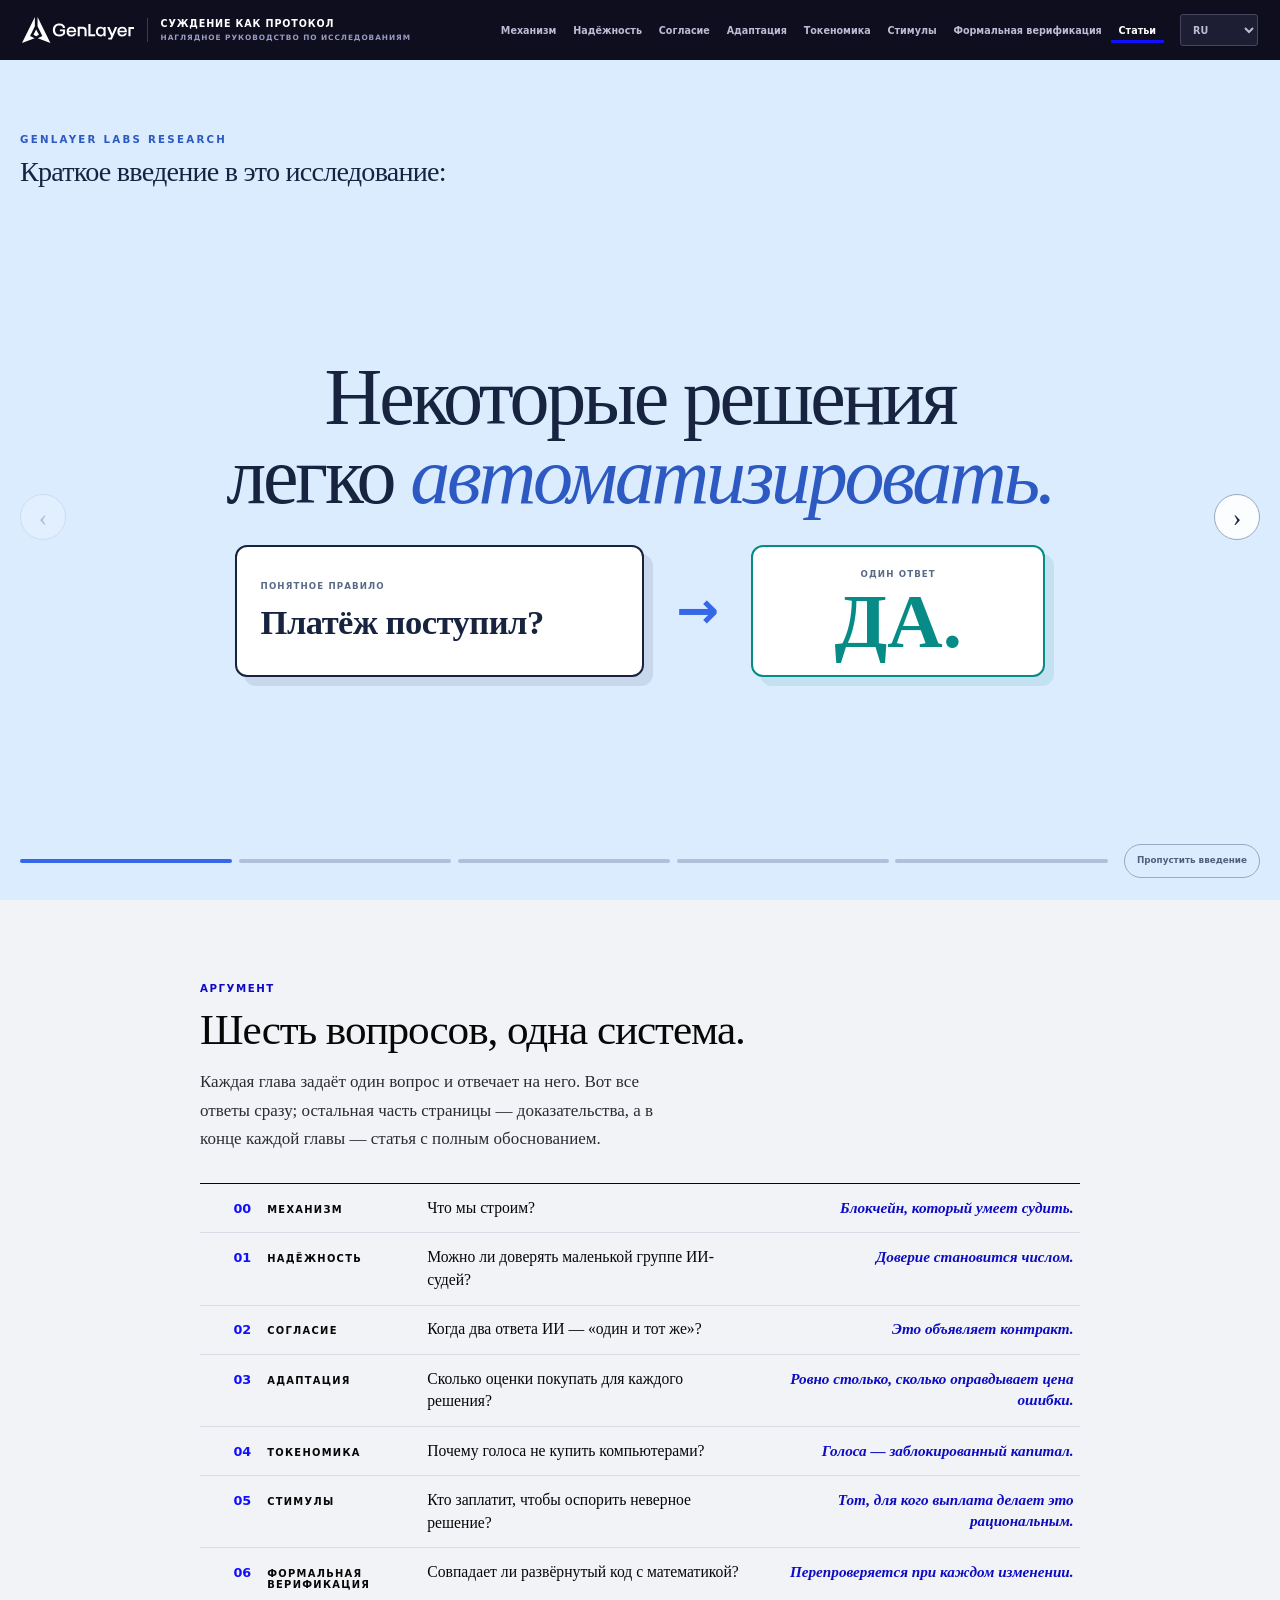
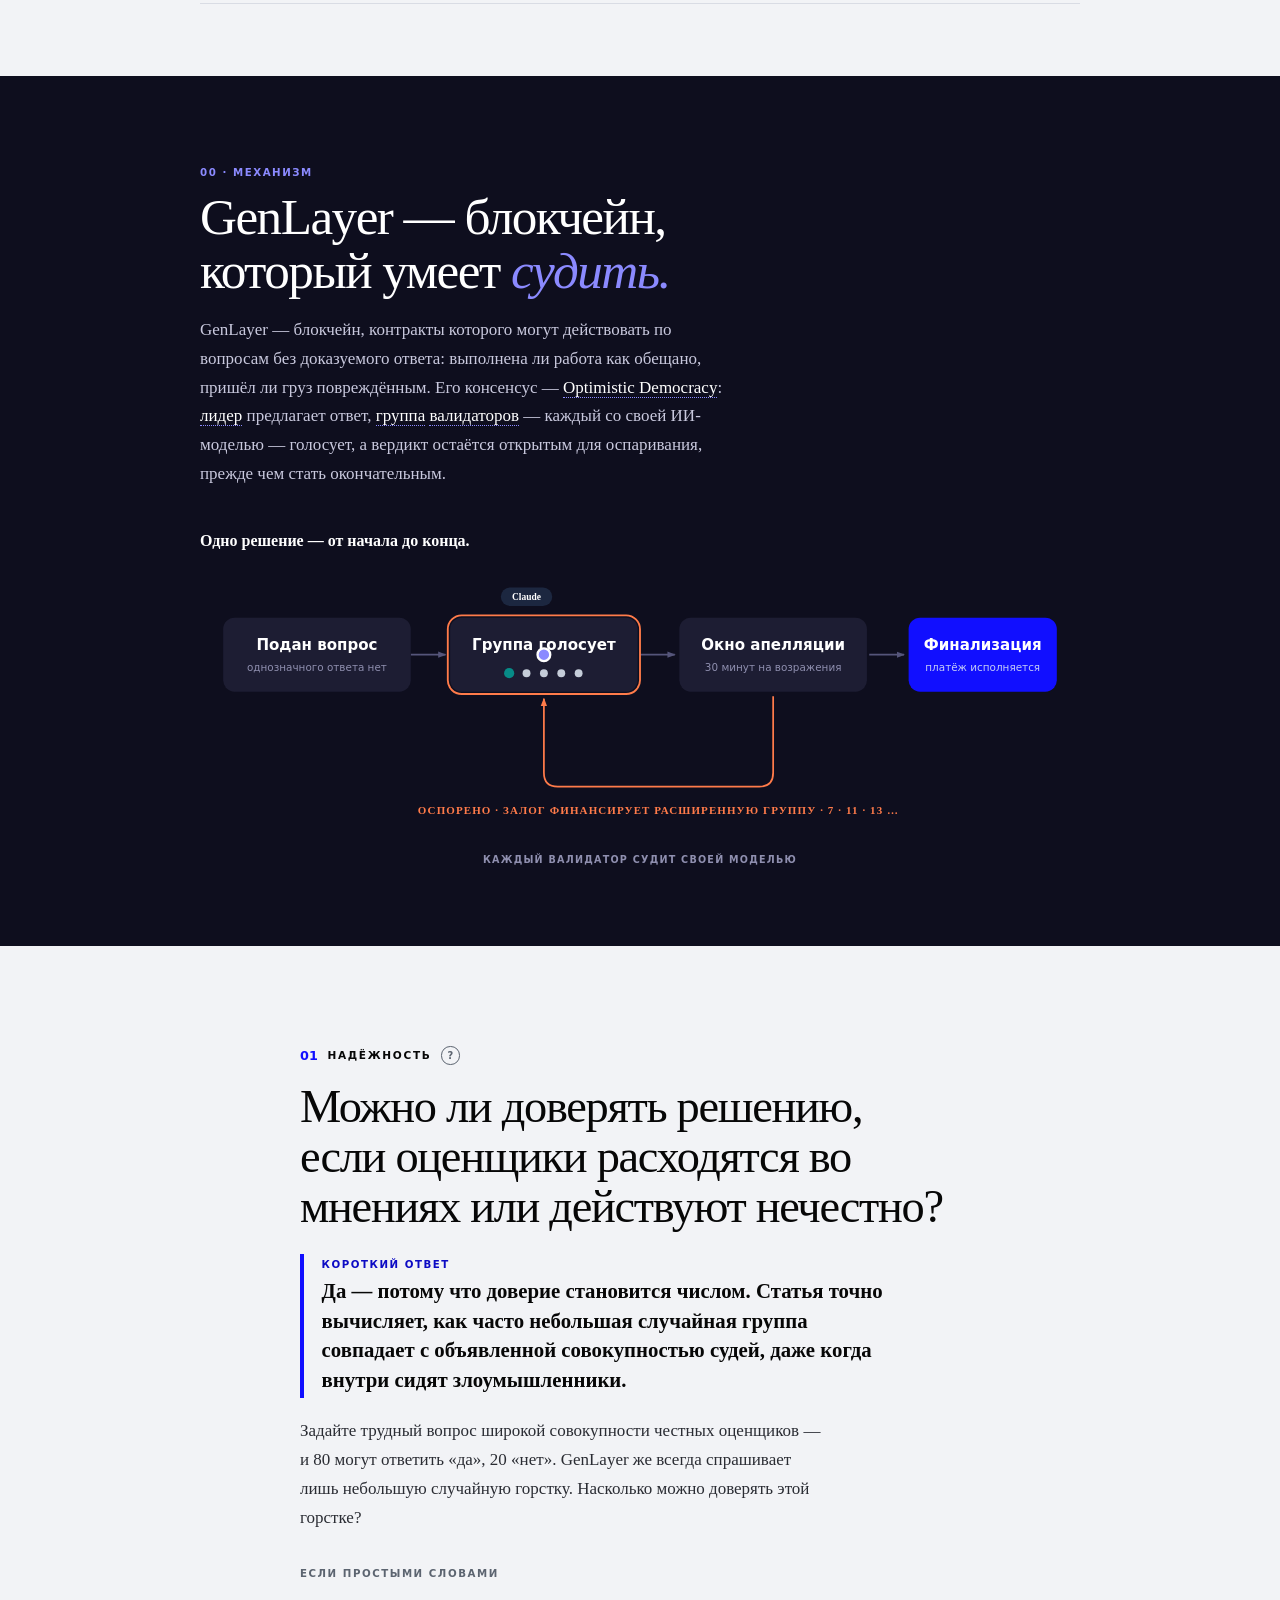
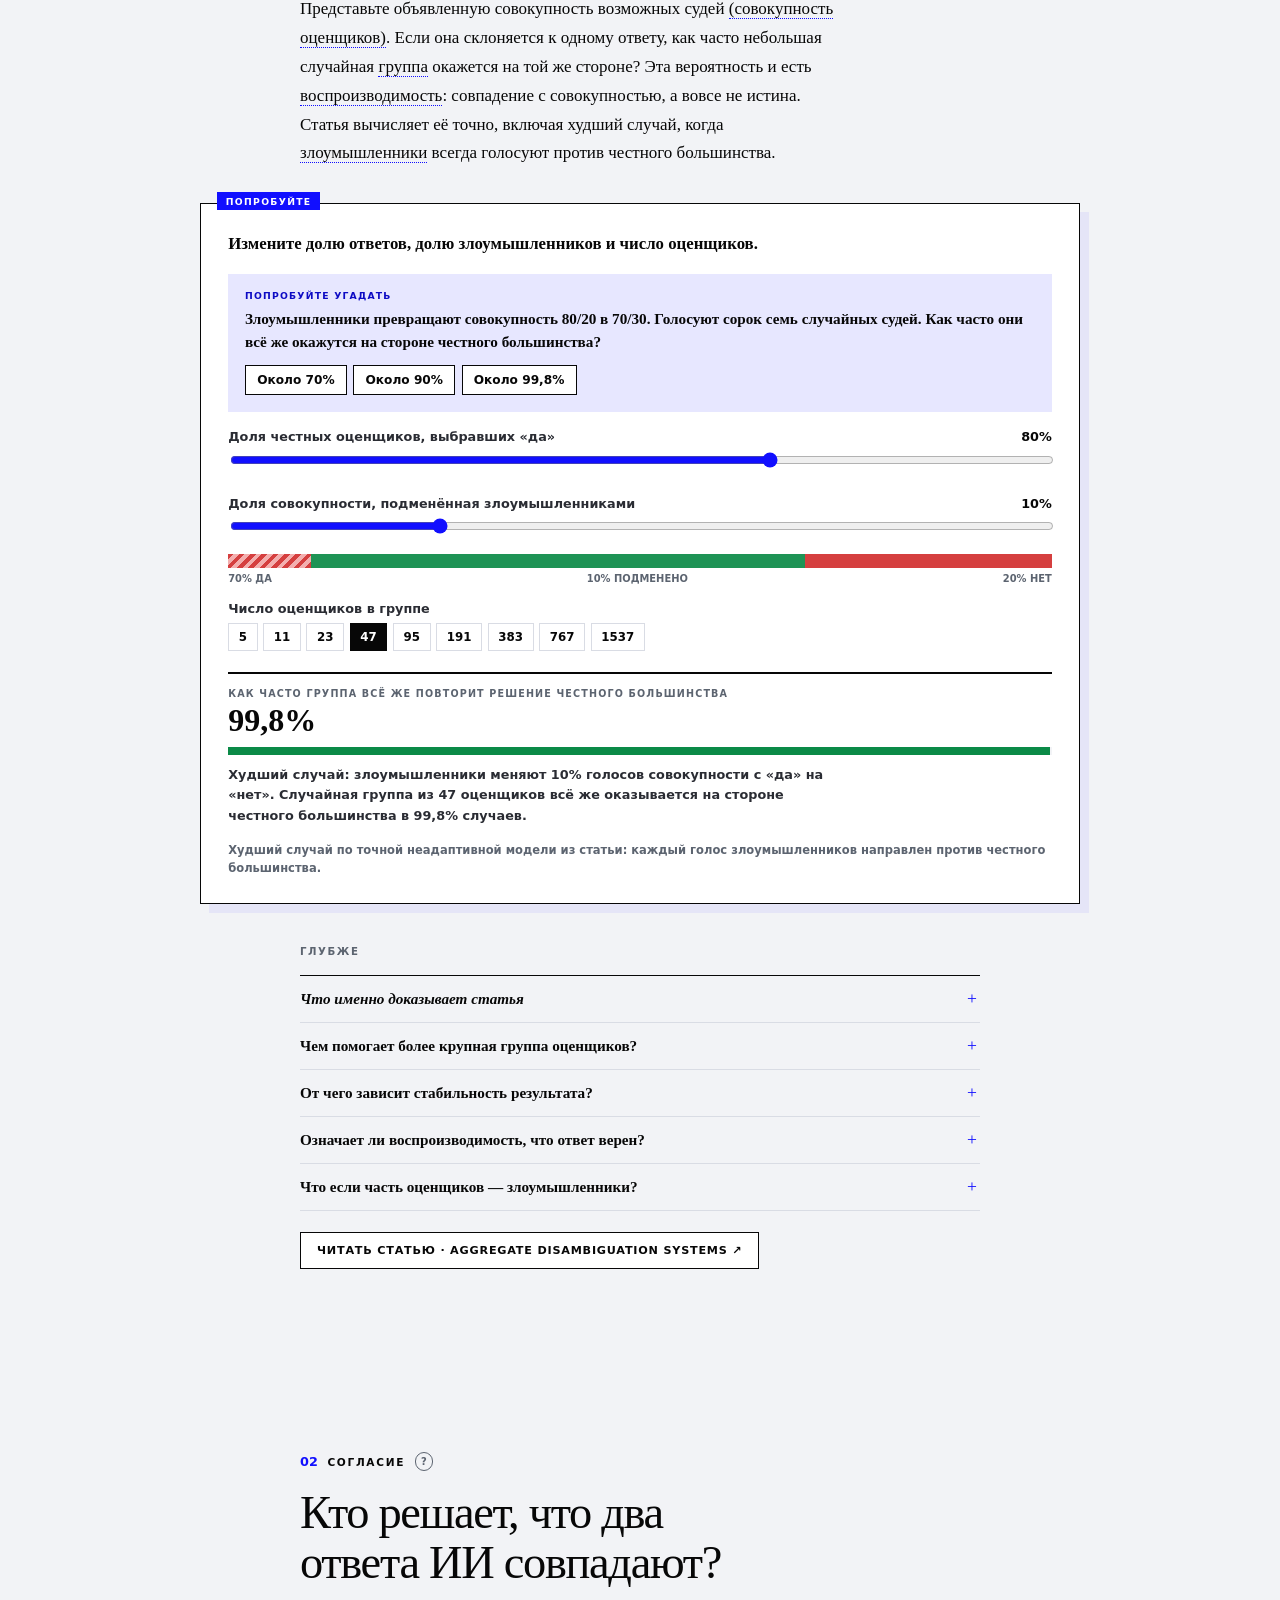
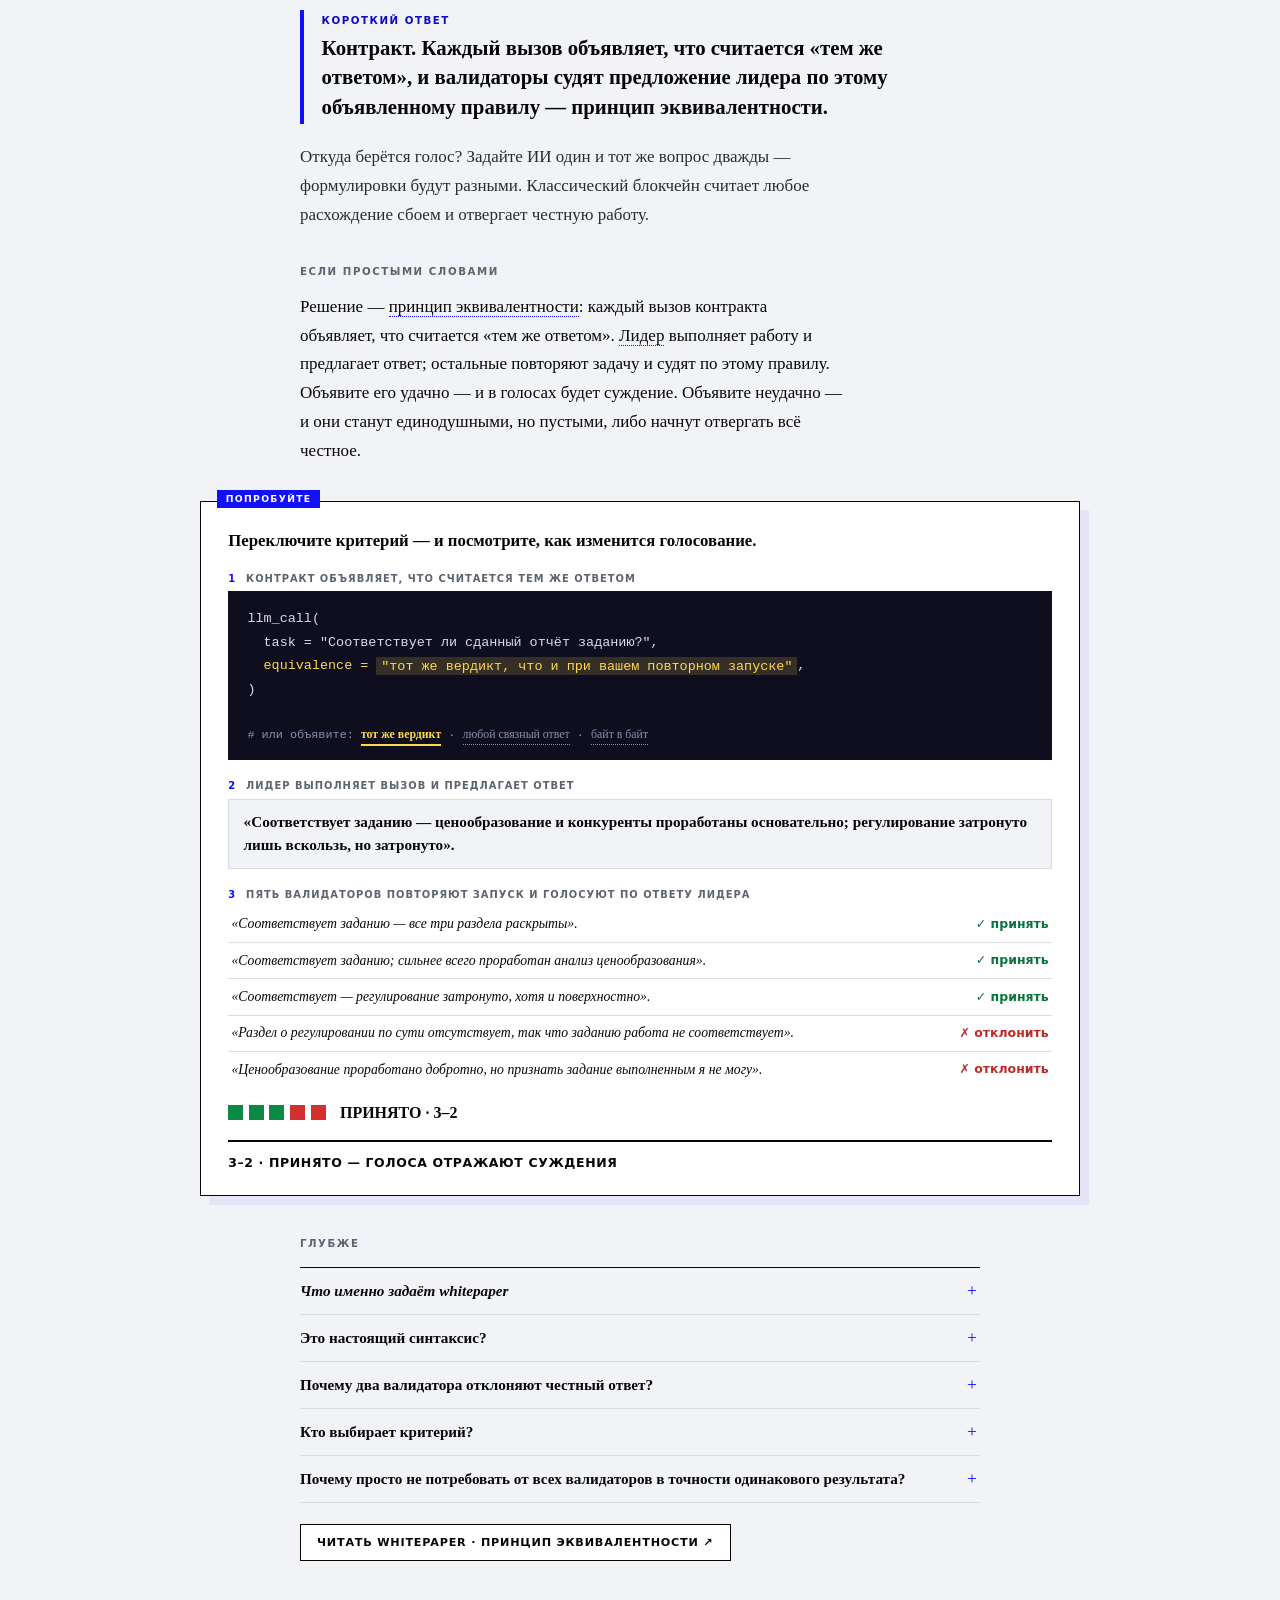
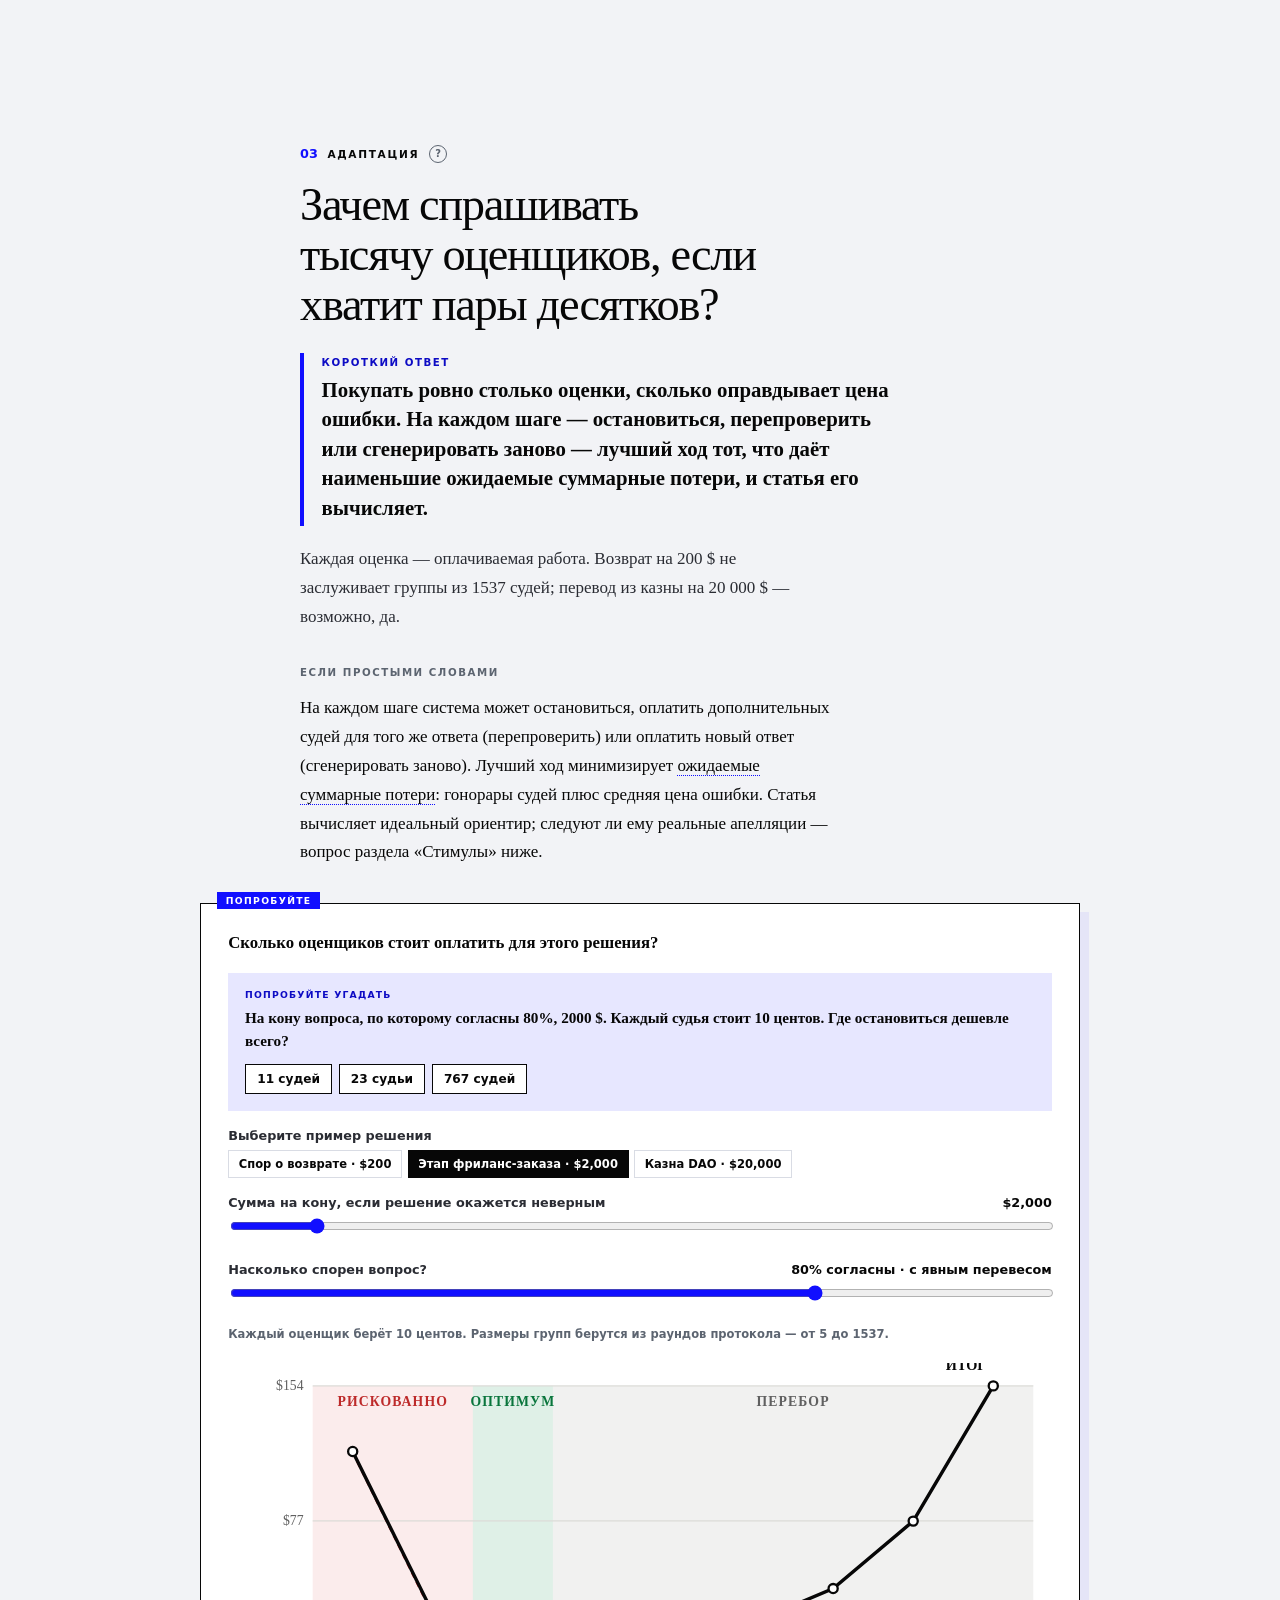
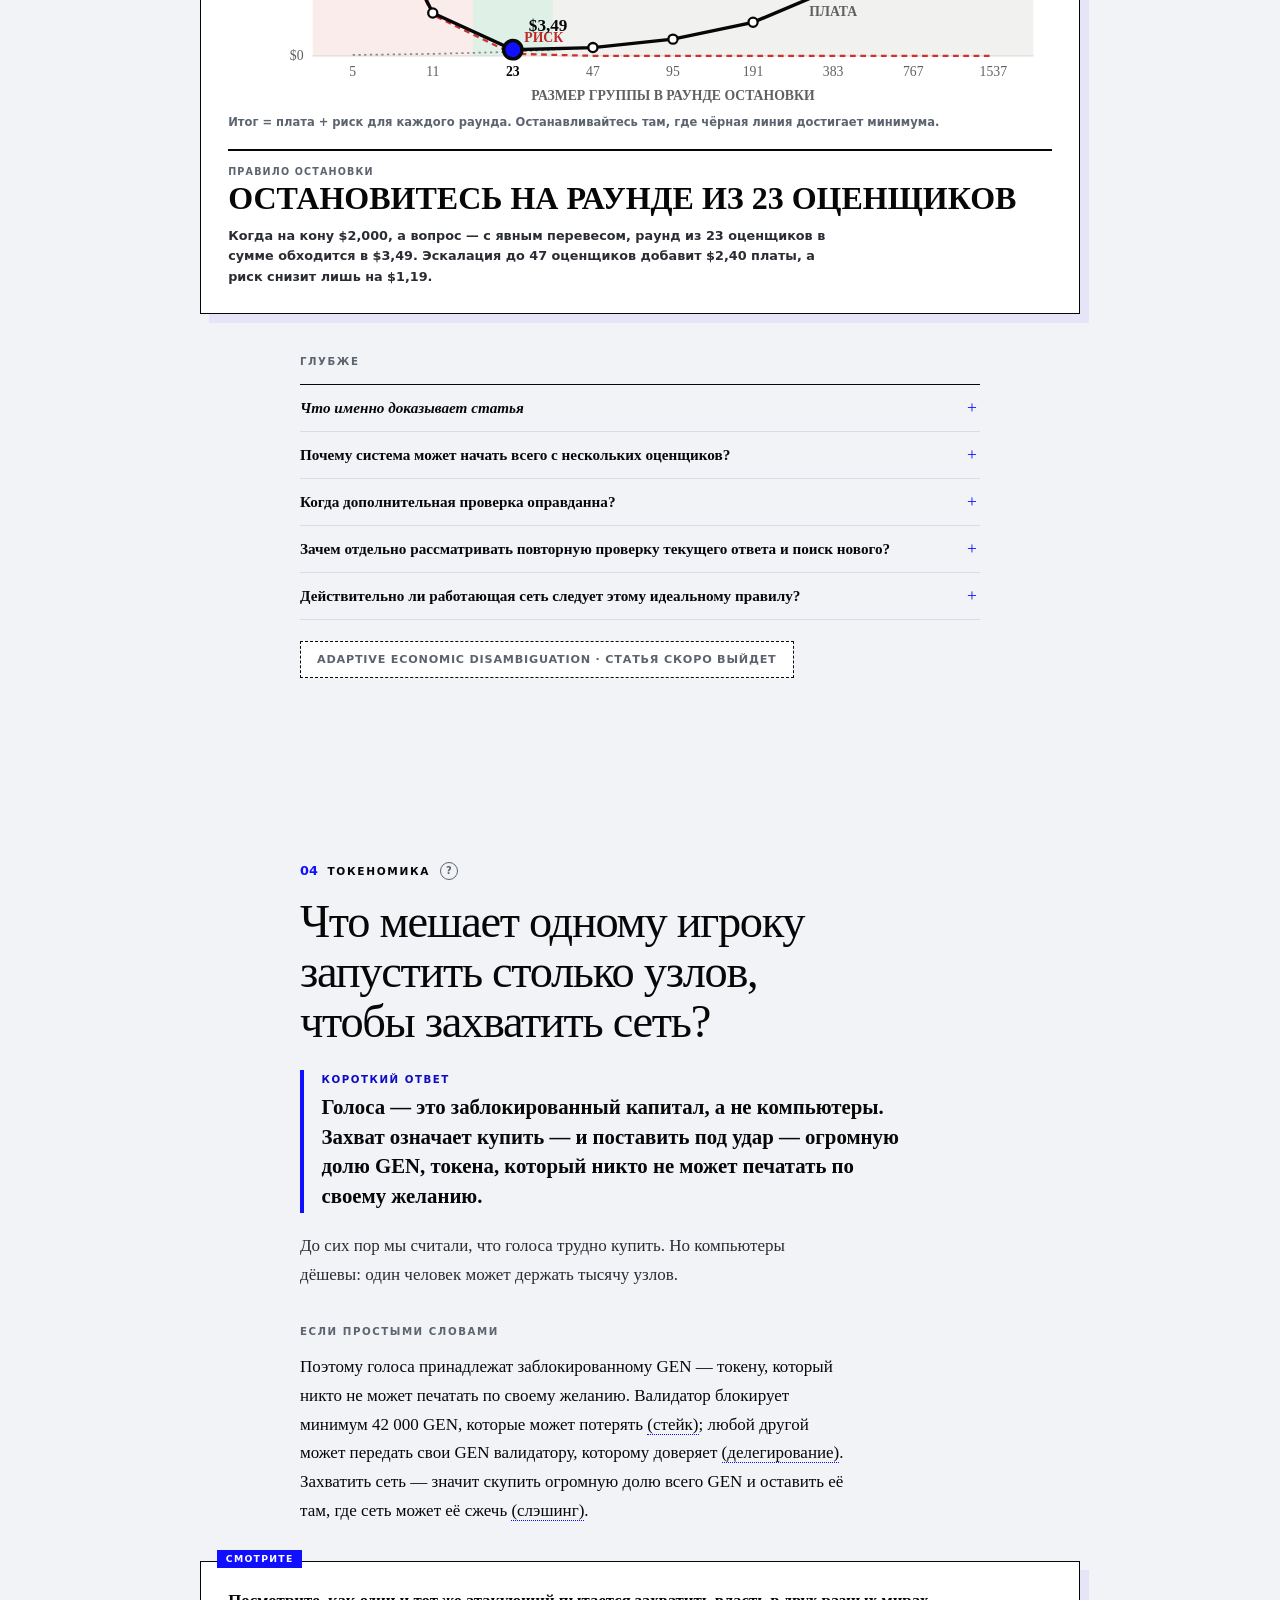
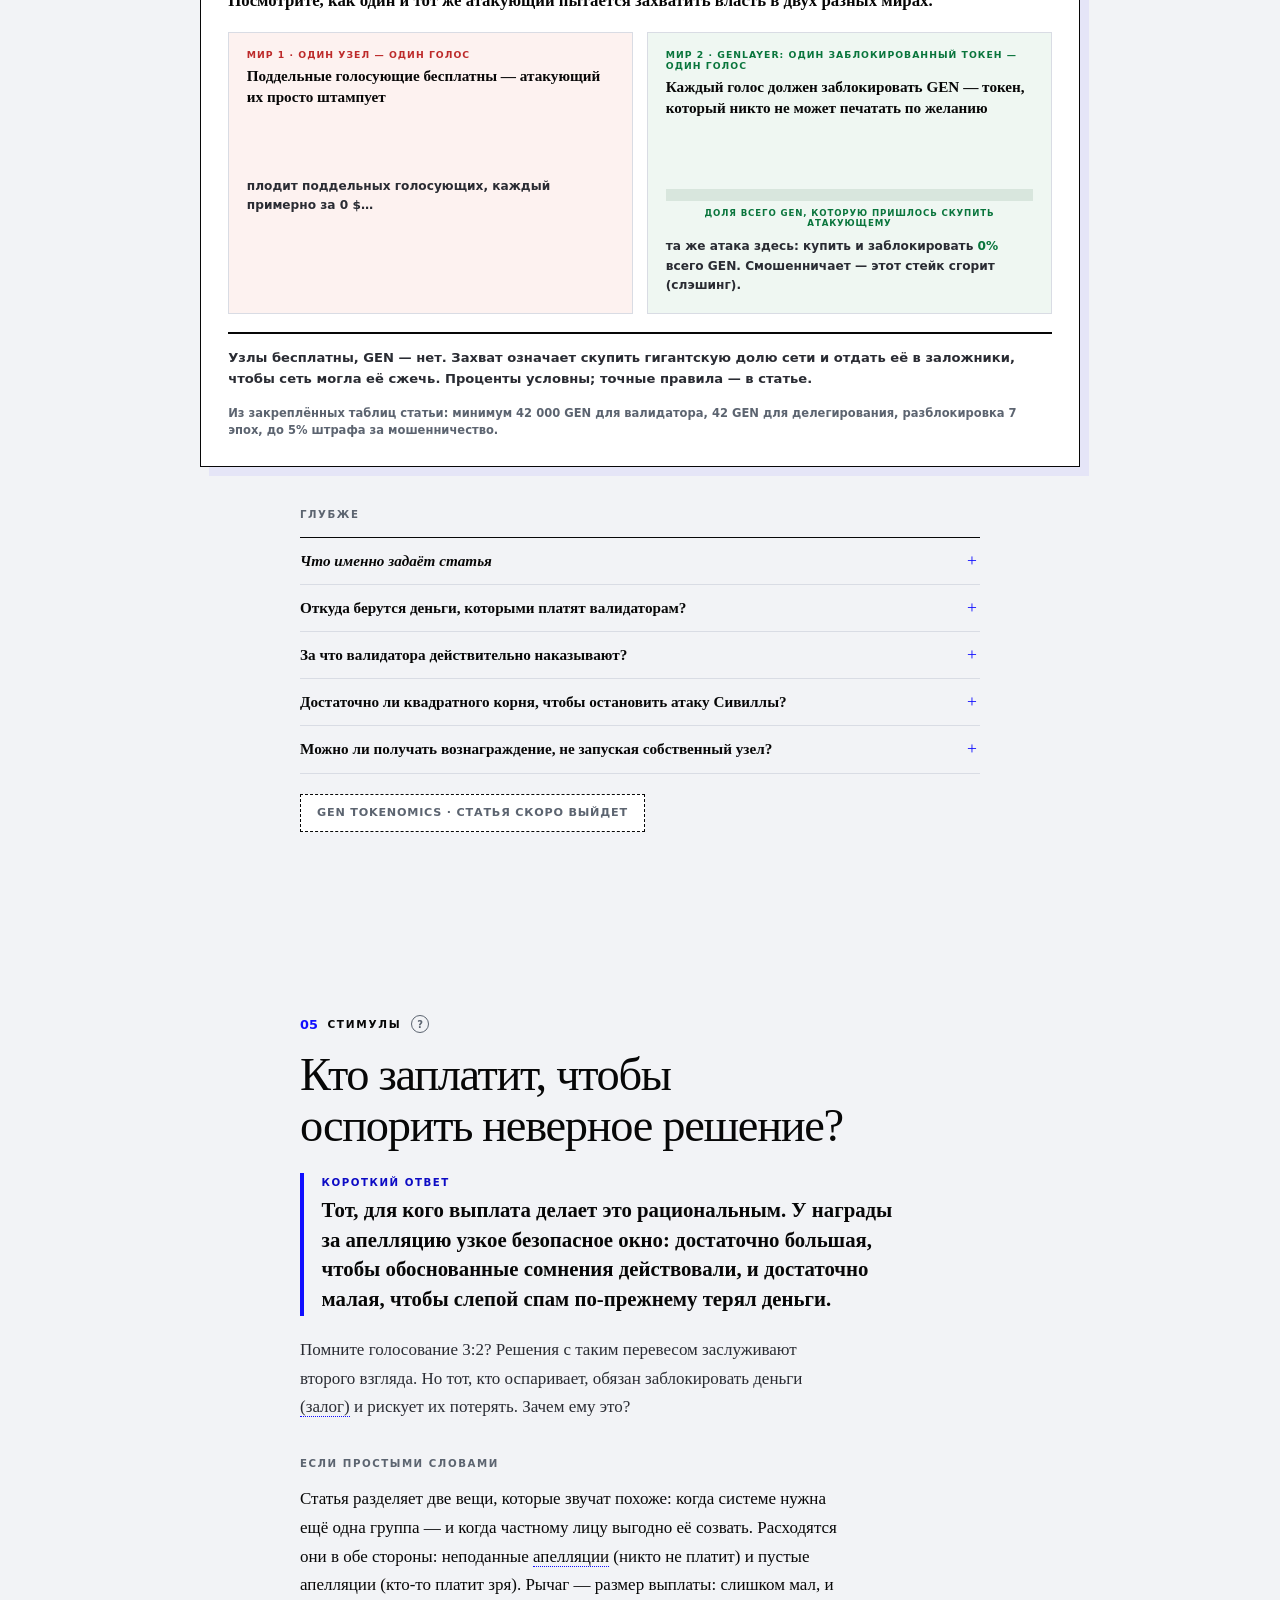
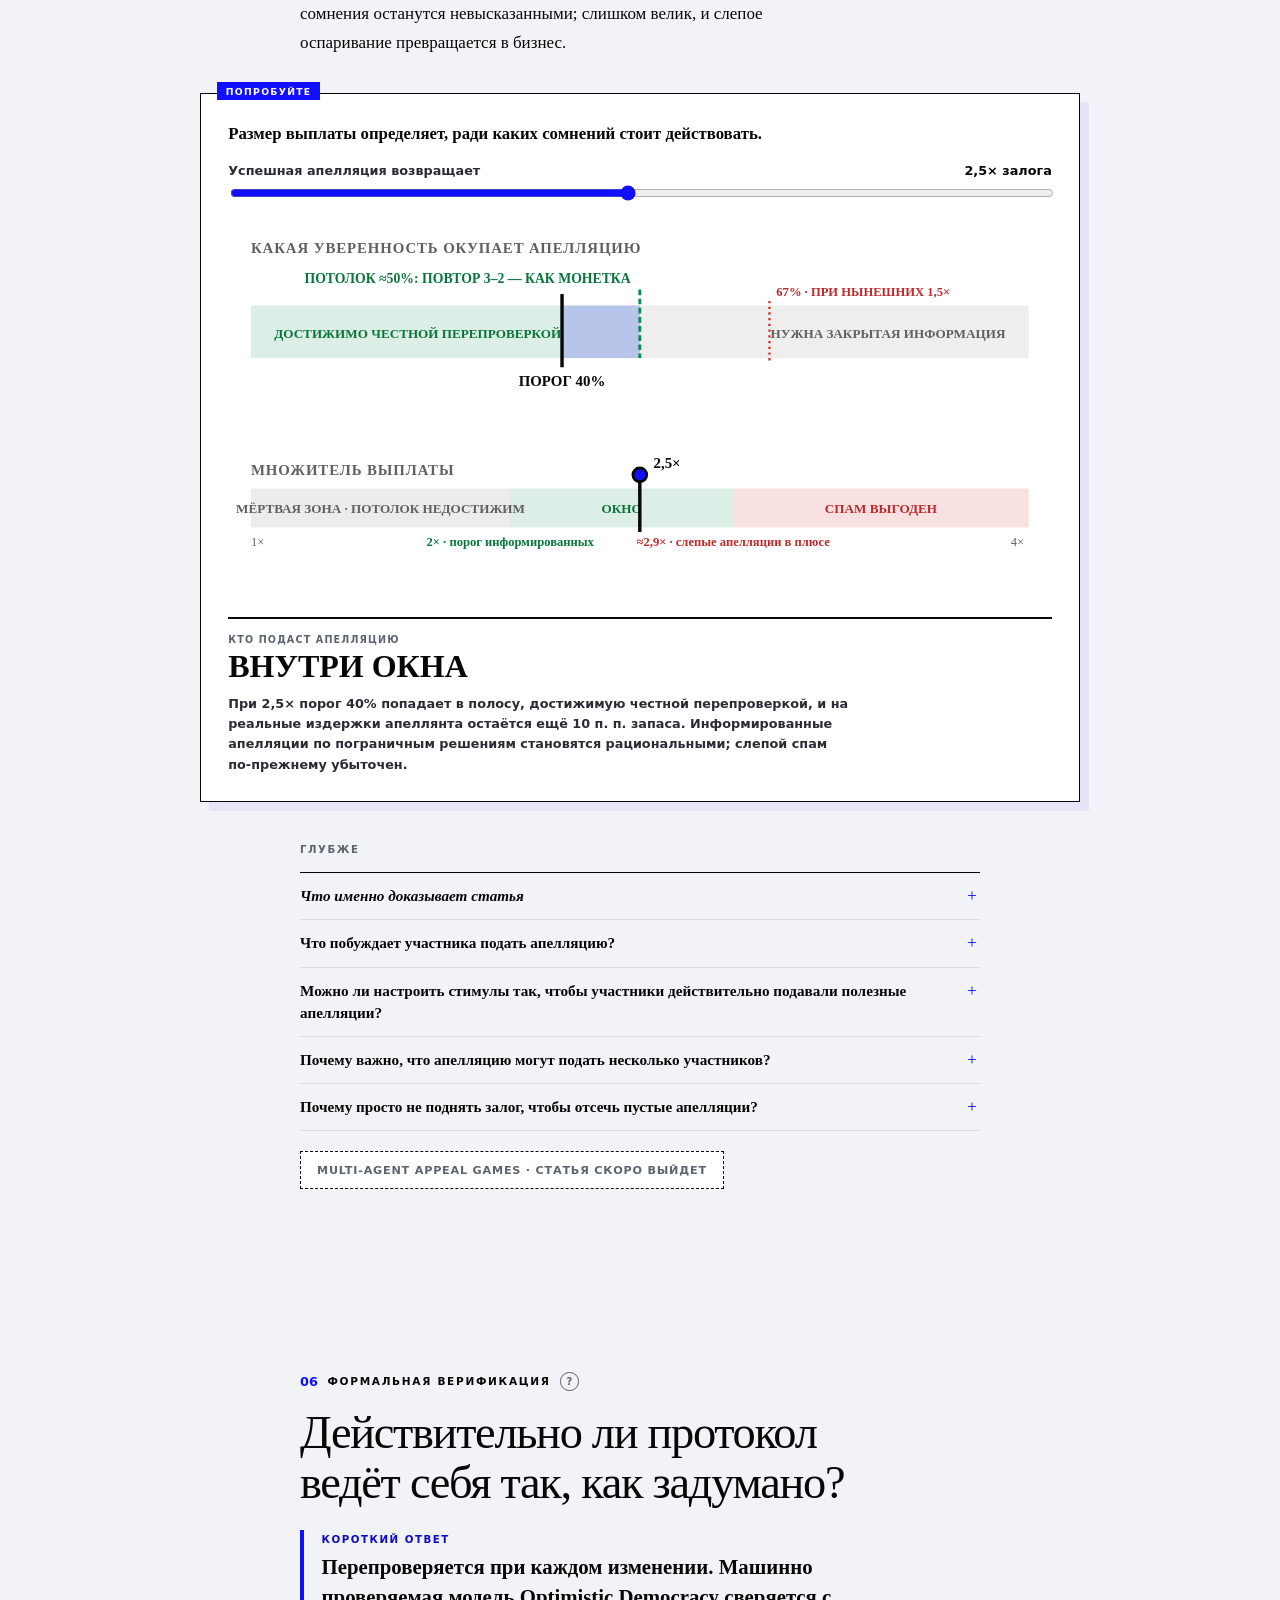
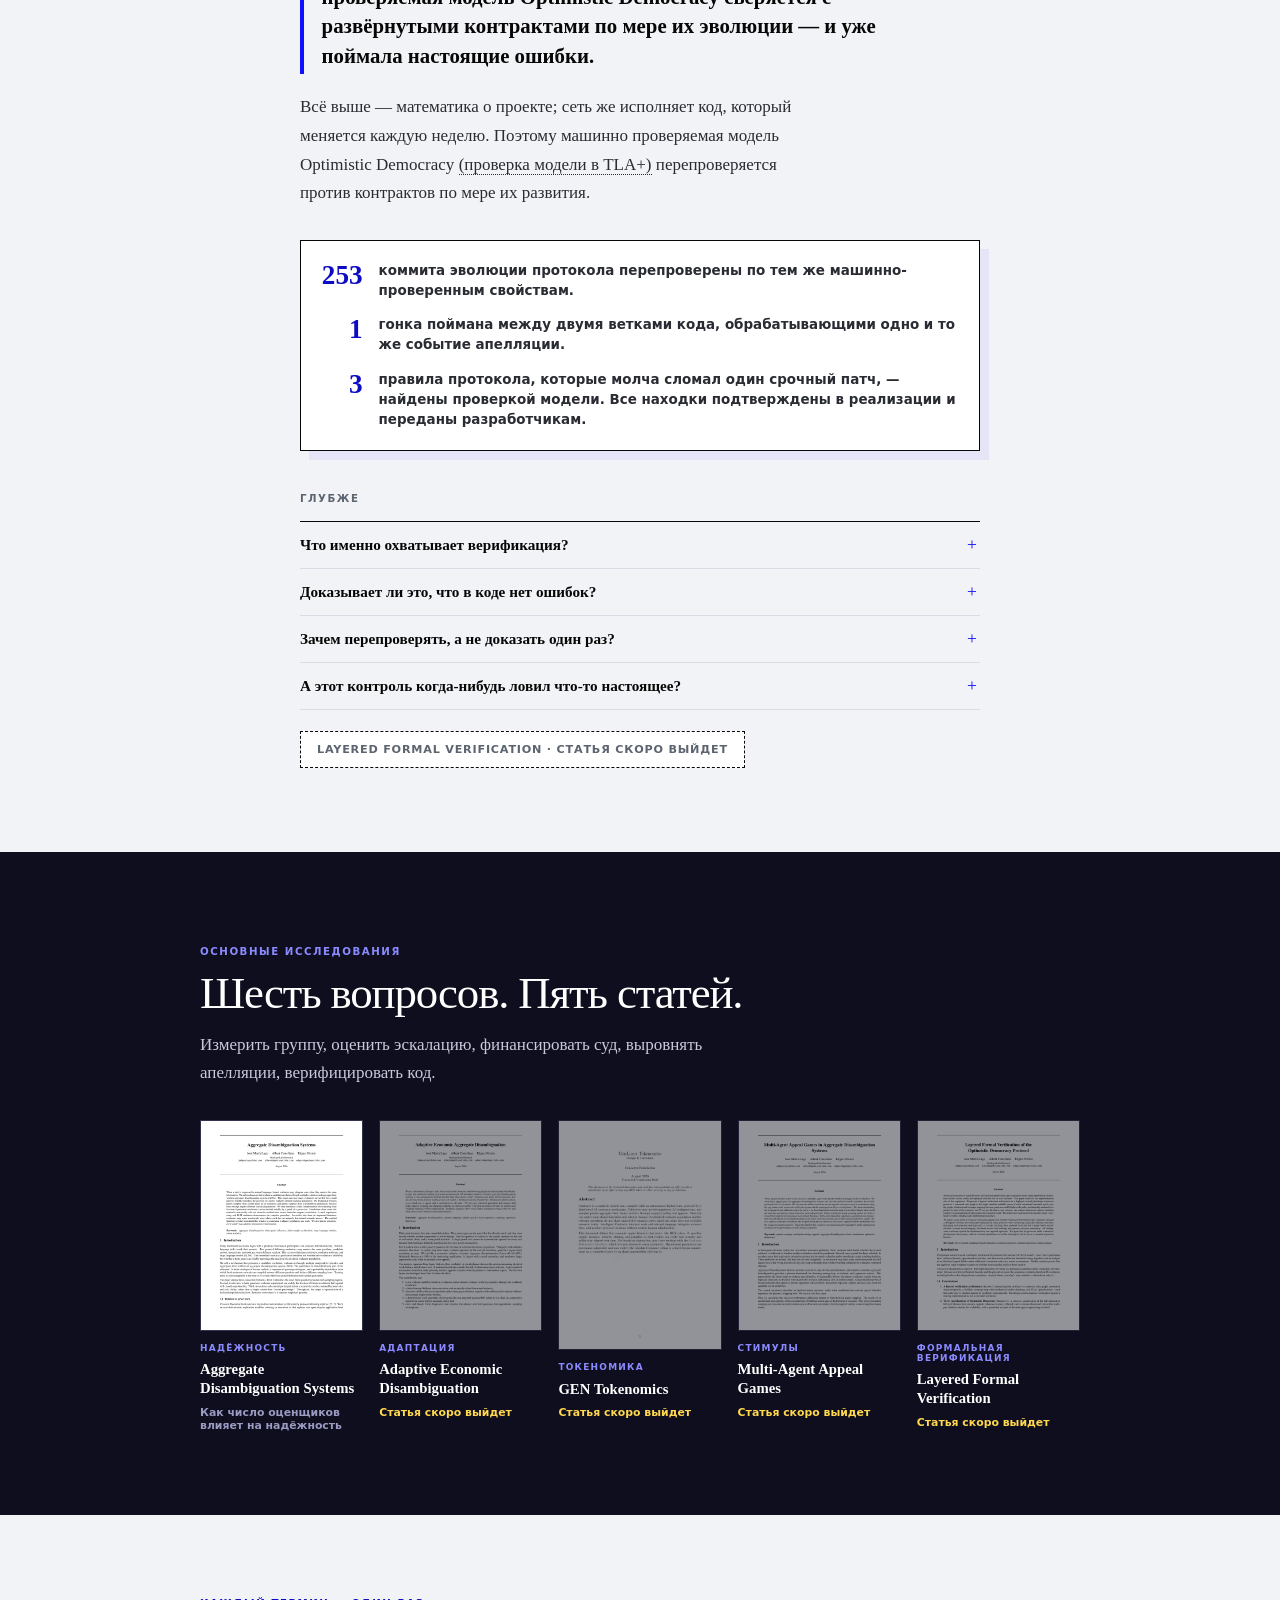
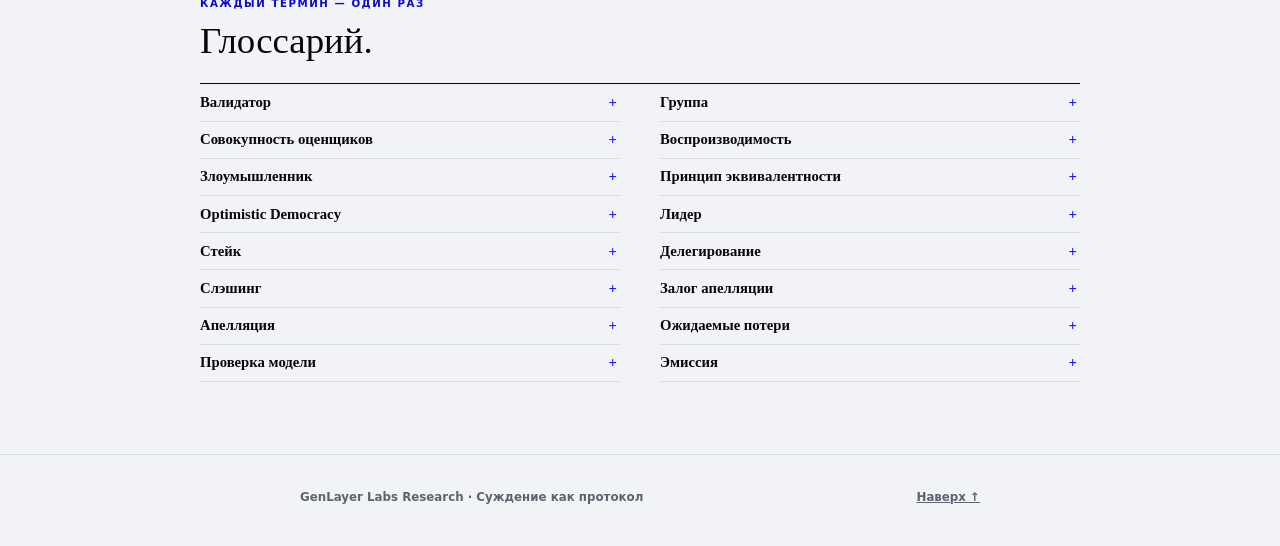
<file: ru/index.html>
<!doctype html>
<html lang="ru">
  <head>
    <meta charset="UTF-8" />
    <meta name="viewport" content="width=device-width, initial-scale=1.0" />
    <meta name="description" content="Как GenLayer автоматизирует неоднозначные решения: надёжность ИИ-оценщиков, принцип эквивалентности, экономика GEN, стимулы апелляций и верификация протокола." />
    <meta name="author" content="GenLayer Labs Research" />
    <meta name="robots" content="index, follow, max-image-preview:large" />
    <title>GenLayer: блокчейн, который умеет судить | GenLayer Labs Research</title>
    <link rel="canonical" href="https://genlayerlabs.github.io/research/ru/" />
    <link rel="alternate" hreflang="en" href="https://genlayerlabs.github.io/research/" />
    <link rel="alternate" hreflang="es" href="https://genlayerlabs.github.io/research/es/" />
    <link rel="alternate" hreflang="ko" href="https://genlayerlabs.github.io/research/ko/" />
    <link rel="alternate" hreflang="zh-Hans" href="https://genlayerlabs.github.io/research/zh/" />
    <link rel="alternate" hreflang="ru" href="https://genlayerlabs.github.io/research/ru/" />
    <link rel="alternate" hreflang="tr" href="https://genlayerlabs.github.io/research/tr/" />
    <link rel="alternate" hreflang="x-default" href="https://genlayerlabs.github.io/research/" />
    <link rel="icon" href="../favicon.ico" sizes="32x32" />
    <link rel="icon" href="../brand/genlayer-icon.svg?v=2" type="image/svg+xml" />
    <link rel="apple-touch-icon" href="../brand/apple-touch-icon.png" />
    <meta property="og:type" content="website" />
    <meta property="og:site_name" content="GenLayer Labs Research" />
    <meta property="og:title" content="GenLayer: блокчейн, который умеет судить | GenLayer Labs Research" />
    <meta property="og:description" content="Как GenLayer автоматизирует неоднозначные решения: надёжность ИИ-оценщиков, принцип эквивалентности, экономика GEN, стимулы апелляций и верификация протокола." />
    <meta property="og:url" content="https://genlayerlabs.github.io/research/ru/" />
    <meta property="og:locale" content="ru_RU" />
    <meta property="og:image" content="https://genlayerlabs.github.io/research/brand/aggregate-disambiguation-social.png" />
    <meta property="og:image:width" content="1200" />
    <meta property="og:image:height" content="630" />
    <meta property="og:image:alt" content="GenLayer: блокчейн, который умеет судить — наглядное руководство по исследованиям GenLayer" />
    <meta name="twitter:card" content="summary_large_image" />
    <meta name="twitter:title" content="GenLayer: блокчейн, который умеет судить | GenLayer Labs Research" />
    <meta name="twitter:description" content="Как GenLayer автоматизирует неоднозначные решения: надёжность ИИ-оценщиков, принцип эквивалентности, экономика GEN, стимулы апелляций и верификация протокола." />
    <meta name="twitter:image" content="https://genlayerlabs.github.io/research/brand/aggregate-disambiguation-social.png" />
    <meta name="twitter:image:alt" content="GenLayer: блокчейн, который умеет судить — наглядное руководство по исследованиям GenLayer" />
    <script type="application/ld+json">
      {
        "@context": "https://schema.org",
        "@graph": [
          {
            "@type": "Organization",
            "@id": "https://genlayer.com/#organization",
            "name": "GenLayer",
            "url": "https://genlayer.com/",
            "sameAs": [
              "https://x.com/GenLayer",
              "https://github.com/genlayerlabs"
            ],
            "logo": {
              "@type": "ImageObject",
              "url": "https://genlayerlabs.github.io/research/brand/genlayer-icon.svg"
            }
          },
          {
            "@type": "Person",
            "@id": "https://genlayerlabs.github.io/research/#jose-maria-lago",
            "name": "José María Lago"
          },
          {
            "@type": "Person",
            "@id": "https://genlayerlabs.github.io/research/#albert-castellana",
            "name": "Albert Castellana"
          },
          {
            "@type": "Person",
            "@id": "https://genlayerlabs.github.io/research/#edgars-nemse",
            "name": "Edgars Nemše"
          },
          {
            "@type": "WebSite",
            "@id": "https://genlayerlabs.github.io/research/#website",
            "url": "https://genlayerlabs.github.io/research/",
            "name": "GenLayer Labs Research",
            "publisher": {
              "@id": "https://genlayer.com/#organization"
            },
            "inLanguage": [
              "en",
              "es",
              "ko",
              "zh-Hans",
              "ru",
              "tr"
            ]
          },
          {
            "@type": "CollectionPage",
            "@id": "https://genlayerlabs.github.io/research/ru/#guide",
            "url": "https://genlayerlabs.github.io/research/ru/",
            "name": "GenLayer: блокчейн, который умеет судить | GenLayer Labs Research",
            "description": "Как GenLayer автоматизирует неоднозначные решения: надёжность ИИ-оценщиков, принцип эквивалентности, экономика GEN, стимулы апелляций и верификация протокола.",
            "isPartOf": {
              "@id": "https://genlayerlabs.github.io/research/#website"
            },
            "publisher": {
              "@id": "https://genlayer.com/#organization"
            },
            "image": "https://genlayerlabs.github.io/research/brand/aggregate-disambiguation-social.png",
            "dateModified": "2026-08-09",
            "inLanguage": "ru",
            "mainEntity": {
              "@id": "https://genlayerlabs.github.io/research/ru/#research-documents"
            },
            "hasPart": [
              {
                "@id": "https://genlayerlabs.github.io/research/papers/part-1-aggregate-disambiguation-systems.pdf#article"
              },
              {
                "@id": "https://genlayerlabs.github.io/research/papers/genlayer-whitepaper-v2.pdf#article"
              }
            ],
            "translationOfWork": {
              "@id": "https://genlayerlabs.github.io/research/#guide"
            }
          },
          {
            "@type": "ItemList",
            "@id": "https://genlayerlabs.github.io/research/ru/#research-documents",
            "name": "Исследовательские документы GenLayer: протокол и пять статей",
            "numberOfItems": 2,
            "itemListElement": [
              {
                "@type": "ListItem",
                "position": 1,
                "item": {
                  "@id": "https://genlayerlabs.github.io/research/papers/part-1-aggregate-disambiguation-systems.pdf#article"
                }
              },
              {
                "@type": "ListItem",
                "position": 2,
                "item": {
                  "@id": "https://genlayerlabs.github.io/research/papers/genlayer-whitepaper-v2.pdf#article"
                }
              }
            ]
          },
          {
            "@type": "ScholarlyArticle",
            "@id": "https://genlayerlabs.github.io/research/papers/part-1-aggregate-disambiguation-systems.pdf#article",
            "url": "https://arxiv.org/abs/2608.30805",
            "sameAs": "https://genlayerlabs.github.io/research/papers/part-1-aggregate-disambiguation-systems.pdf",
            "name": "Aggregate Disambiguation Systems",
            "description": "Статистическая основа для измерения того, насколько надёжно случайно выбранная группа оценщиков воспроизводит решение заданной совокупности.",
            "datePublished": "2026-08",
            "author": [
              {
                "@id": "https://genlayerlabs.github.io/research/#jose-maria-lago"
              },
              {
                "@id": "https://genlayerlabs.github.io/research/#albert-castellana"
              },
              {
                "@id": "https://genlayerlabs.github.io/research/#edgars-nemse"
              }
            ],
            "publisher": {
              "@id": "https://genlayer.com/#organization"
            },
            "inLanguage": "en"
          },
          {
            "@type": "TechArticle",
            "@id": "https://genlayerlabs.github.io/research/papers/genlayer-whitepaper-v2.pdf#article",
            "url": "https://genlayerlabs.github.io/research/papers/genlayer-whitepaper-v2.pdf",
            "name": "GenLayer: The Intelligent Contract Network",
            "alternativeHeadline": "GenLayer Technical Whitepaper",
            "description": "Системный документ GenLayer о среде исполнения, Optimistic Democracy, экономике протокола и системе верификации.",
            "version": "2.3",
            "author": [
              {
                "@id": "https://genlayerlabs.github.io/research/#albert-castellana"
              },
              {
                "@id": "https://genlayerlabs.github.io/research/#jose-maria-lago"
              },
              {
                "@id": "https://genlayerlabs.github.io/research/#edgars-nemse"
              }
            ],
            "publisher": {
              "@id": "https://genlayer.com/#organization"
            },
            "inLanguage": "en"
          },
          {
            "@type": "FAQPage",
            "@id": "https://genlayerlabs.github.io/research/ru/#faq",
            "inLanguage": "ru",
            "mainEntity": [
              {
                "@type": "Question",
                "name": "Чем помогает более крупная группа оценщиков?",
                "acceptedAnswer": {
                  "@type": "Answer",
                  "text": "Чем больше судей вы отбираете, тем меньше вероятность, что группа разойдётся со стороной, которую предпочитает вся совокупность."
                }
              },
              {
                "@type": "Question",
                "name": "От чего зависит стабильность результата?",
                "acceptedAnswer": {
                  "@type": "Answer",
                  "text": "Чем единодушнее совокупность, тем меньше судей нужно для устойчивого результата."
                }
              },
              {
                "@type": "Question",
                "name": "Означает ли воспроизводимость, что ответ верен?",
                "acceptedAnswer": {
                  "@type": "Answer",
                  "text": "Нет. Это значит, что случайные группы обычно оказываются на той же стороне, что и объявленная совокупность. Истинность — отдельный, эмпирический вопрос."
                }
              },
              {
                "@type": "Question",
                "name": "Что если часть оценщиков — злоумышленники?",
                "acceptedAnswer": {
                  "@type": "Answer",
                  "text": "Статья точно вычисляет ошибку в худшем случае, когда известная доля совокупности подкуплена ещё до жеребьёвки группы. Устойчивость измеряется, а не постулируется."
                }
              },
              {
                "@type": "Question",
                "name": "Это настоящий синтаксис?",
                "acceptedAnswer": {
                  "@type": "Answer",
                  "text": "Нет, это иллюстрация. Настоящие контракты GenVM — Python-классы в песочнице, но сам механизм (объявляемый для каждого вызова критерий на каждую ИИ-операцию) ровно такой, каким его задаёт whitepaper."
                }
              },
              {
                "@type": "Question",
                "name": "Почему два валидатора отклоняют честный ответ?",
                "acceptedAnswer": {
                  "@type": "Answer",
                  "text": "Их собственные повторные запуски честно приходят к противоположному вердикту. Это расхождение, а не обман: оно никогда не наказывается, а математика раздела «Надёжность» построена так, чтобы его поглощать."
                }
              },
              {
                "@type": "Question",
                "name": "Кто выбирает критерий?",
                "acceptedAnswer": {
                  "@type": "Answer",
                  "text": "Разработчик контракта, отдельно для каждого вызова. Разные вызовы в одном контракте могут объявлять разные критерии."
                }
              },
              {
                "@type": "Question",
                "name": "Почему просто не потребовать от всех валидаторов в точности одинакового результата?",
                "acceptedAnswer": {
                  "@type": "Answer",
                  "text": "У вызовов ИИ и чтения веба нет единственно верного результата: два правильных пересказа отличаются словами. Детерминированный код по-прежнему проверяется байт в байт."
                }
              },
              {
                "@type": "Question",
                "name": "Почему система может начать всего с нескольких оценщиков?",
                "acceptedAnswer": {
                  "@type": "Answer",
                  "text": "Большинство решений разрешается дёшево. Добавляйте судей только когда выигрыш перевешивает затраты."
                }
              },
              {
                "@type": "Question",
                "name": "Когда дополнительная проверка оправданна?",
                "acceptedAnswer": {
                  "@type": "Answer",
                  "text": "Когда ставки достаточно высоки или свидетельства достаточно слабы, чтобы оплатить ещё один взгляд."
                }
              },
              {
                "@type": "Question",
                "name": "Зачем отдельно рассматривать повторную проверку текущего ответа и поиск нового?",
                "acceptedAnswer": {
                  "@type": "Answer",
                  "text": "Они покупают разное: перепроверка добавляет свидетельств о том же ответе, повторная генерация меняет сам ответ. Статья оценивает каждый вариант до того, как деньги потрачены."
                }
              },
              {
                "@type": "Question",
                "name": "Действительно ли работающая сеть следует этому идеальному правилу?",
                "acceptedAnswer": {
                  "@type": "Answer",
                  "text": "Здесь это не показано. Правило — ориентир планировщика; сеть достигает его лишь если кому-то лично выгодно подать нужную апелляцию. Именно это изучает раздел «Стимулы»."
                }
              },
              {
                "@type": "Question",
                "name": "Откуда берутся деньги, которыми платят валидаторам?",
                "acceptedAnswer": {
                  "@type": "Answer",
                  "text": "Два потока: комиссии за транзакции и выпуск, снижающийся с 9% к 4% по фиксированной кривой (потолок; сжигания могут только опустить его). DAO финансируется исключительно из комиссий, поэтому её доход следует за реальным использованием."
                }
              },
              {
                "@type": "Question",
                "name": "За что валидатора действительно наказывают?",
                "acceptedAnswer": {
                  "@type": "Answer",
                  "text": "Честная ошибка и нарушение оцениваются по-разному. Проигранный голос сжигает лишь суммы масштаба комиссии, никогда не основной депозит. Простой штрафуется на 1%, доказанное мошенничество — 5% с лидера, а проигранная апелляция теряет залог. Несогласие поглощается, нарушение наказывается."
                }
              },
              {
                "@type": "Question",
                "name": "Достаточно ли квадратного корня, чтобы остановить атаку Сивиллы?",
                "acceptedAnswer": {
                  "@type": "Answer",
                  "text": "Нет, и статья прямо это говорит. Вогнутый вес лишь сглаживает концентрацию; дробление останавливает то, что каждая личность обязана заблокировать полные 42 000 GEN, держать собственный узел и отвечать собственным штрафом."
                }
              },
              {
                "@type": "Question",
                "name": "Можно ли получать вознаграждение, не запуская собственный узел?",
                "acceptedAnswer": {
                  "@type": "Answer",
                  "text": "Да. Делегируйте от 42 GEN — и вознаграждения капитализируются автоматически. Комиссии сравнивать не нужно: протокол фиксирует деление, и каждый GEN в позиции валидатора приносит одинаковую ставку."
                }
              },
              {
                "@type": "Question",
                "name": "Что побуждает участника подать апелляцию?",
                "acceptedAnswer": {
                  "@type": "Answer",
                  "text": "Его шансы выиграть, вознаграждение, залог под риском, стоимость апелляции и любой личный интерес в исходе."
                }
              },
              {
                "@type": "Question",
                "name": "Можно ли настроить стимулы так, чтобы участники действительно подавали полезные апелляции?",
                "acceptedAnswer": {
                  "@type": "Answer",
                  "text": "При определённых условиях — да. Статья показывает, как откалибровать вознаграждения, чтобы частный интерес совпадал с теми случаями, когда системе действительно нужна ещё одна группа."
                }
              },
              {
                "@type": "Question",
                "name": "Почему важно, что апелляцию могут подать несколько участников?",
                "acceptedAnswer": {
                  "@type": "Answer",
                  "text": "Как только апеллировать могут многие, их решения начинают взаимодействовать: ожидание, гонка, дублирование усилий. Механизм должен оценить все три."
                }
              },
              {
                "@type": "Question",
                "name": "Почему просто не поднять залог, чтобы отсечь пустые апелляции?",
                "acceptedAnswer": {
                  "@type": "Answer",
                  "text": "Больший залог оплачивает группу и отпугивает спам, но связывает капитал: арифметика выигрыша может остаться прежней, тогда как круг тех, кому апелляция по карману, резко сужается."
                }
              },
              {
                "@type": "Question",
                "name": "Что именно охватывает верификация?",
                "acceptedAnswer": {
                  "@type": "Answer",
                  "text": "Слоистая модель: канонический граф состояний, спецификации TLA+, проверяемые против него, и отображение каждого перехода в Solidity-код зафиксированной ревизии."
                }
              },
              {
                "@type": "Question",
                "name": "Доказывает ли это, что в коде нет ошибок?",
                "acceptedAnswer": {
                  "@type": "Answer",
                  "text": "Нет. Она доказывает заявленные свойства о заявленной модели зафиксированной ревизии. Именно это сужение и делает утверждения проверяемыми."
                }
              },
              {
                "@type": "Question",
                "name": "Зачем перепроверять, а не доказать один раз?",
                "acceptedAnswer": {
                  "@type": "Answer",
                  "text": "Протокол продолжает меняться. Каждая ревизия перепроверяется по тем же свойствам, поэтому тихий дрейф проявляется как непройденная проверка, а не как инцидент в продакшене."
                }
              },
              {
                "@type": "Question",
                "name": "А этот контроль когда-нибудь ловил что-то настоящее?",
                "acceptedAnswer": {
                  "@type": "Answer",
                  "text": "Да: та самая гонка и три нарушенных инварианта выше. Всё подтверждено в реализации и передано разработчикам."
                }
              }
            ]
          }
        ]
      }
    </script>
    <link rel="stylesheet" href="../bridge-compact.css?v=mtk1ld6e" />
    <link rel="stylesheet" href="../bridge-critical.css?v=mtk1ld6e" />
  </head>
  <body>



<a class="skip-link" href="#map">Пропустить введение</a>
<header class="site-header">
  <div class="bar">
    <a class="brand" href="#top" aria-label="GenLayer, вернуться наверх">
      <img src="../brand/genlayer-logo-white.svg" alt="GenLayer" width="300" height="72" />
      <span>СУЖДЕНИЕ КАК ПРОТОКОЛ<small>НАГЛЯДНОЕ РУКОВОДСТВО ПО ИССЛЕДОВАНИЯМ</small></span>
    </a>
    <nav aria-label="Разделы страницы">
      <a href="#machine">Механизм</a><a href="#measure">Надёжность</a><a href="#agree">Согласие</a><a href="#adapt">Адаптация</a><a href="#sustain">Токеномика</a><a href="#align">Стимулы</a><a href="#verify">Формальная верификация</a><a href="#papers">Статьи</a>
    </nav>
    <label class="language-switcher"><span>Выбрать язык</span><select data-language-select data-current-locale="ru" aria-label="Выбрать язык"><option value="../" data-locale="en" lang="en" aria-label="English">EN</option><option value="../es/" data-locale="es" lang="es" aria-label="Español">ES</option><option value="../ko/" data-locale="ko" lang="ko" aria-label="한국어">KO</option><option value="../zh/" data-locale="zh" lang="zh-Hans" aria-label="简体中文">ZH</option><option value="../ru/" data-locale="ru" lang="ru" aria-label="Русский" selected>RU</option><option value="../tr/" data-locale="tr" lang="tr" aria-label="Türkçe">TR</option></select></label>
    <i class="progress" aria-hidden="true"></i>
  </div>
</header>

<main id="top">

  <section class="bi-onboard critical-onboard" aria-label="Зачем нужна система для неоднозначных решений">
    <div class="bi-overview">
      <p class="bi-overview-kicker">GENLAYER LABS RESEARCH</p>
      <p class="bi-overview-title">Краткое введение в это исследование:</p>
    </div>
    <div class="bi-stage">
      <button class="bi-arrow bi-arrow-prev" type="button" aria-label="Предыдущий слайд">&#8249;</button>
      <button class="bi-arrow bi-arrow-next" type="button" aria-label="Следующий слайд">&#8250;</button>
      <div class="bi-scene active" data-intro-scene="1">
        <h1>Некоторые решения легко <em>автоматизировать.</em></h1>
        <div class="bi-question-flow">
          <div class="bi-question-card"><small>ПОНЯТНОЕ ПРАВИЛО</small><strong>Платёж поступил?</strong></div><b>→</b>
          <div class="bi-single-answer"><small>ОДИН ОТВЕТ</small><strong>ДА.</strong></div>
        </div>
      </div>
      <div class="bi-scene" data-intro-scene="2" aria-hidden="true">
        <h2>Другие требуют <em>суждения.</em></h2>
        <div class="bi-question-card bi-ambiguous-card"><small>НЕОДНОЗНАЧНЫЙ ВОПРОС</small><strong>Работа соответствует заданию?</strong></div>
      </div>
      <div class="bi-scene" data-intro-scene="3" aria-hidden="true">
        <h2>ИИ-оценщики могут дать <em>разные ответы.</em></h2>
        <div class="bi-judgment-row" aria-label="Пять отдельных суждений: да, нет, да, нет, да">
          <div><small>СУЖДЕНИЕ 01</small><strong>ДА</strong></div><div><small>СУЖДЕНИЕ 02</small><strong>НЕТ</strong></div><div><small>СУЖДЕНИЕ 03</small><strong>ДА</strong></div><div><small>СУЖДЕНИЕ 04</small><strong>НЕТ</strong></div><div><small>СУЖДЕНИЕ 05</small><strong>ДА</strong></div>
        </div>
      </div>
      <div class="bi-scene" data-intro-scene="4" aria-hidden="true">
        <h2>Но программе всё равно нужен <em>однозначный результат.</em></h2>
        <div class="bi-bottleneck">
          <div class="bi-mini-verdicts" aria-label="Пять суждений: три «да», два «нет»"><i>ДА</i><i>НЕТ</i><i>ДА</i><i>НЕТ</i><i>ДА</i></div><b>→</b>
          <div class="bi-decision-gap"><small>НЕДОСТАЮЩИЙ ШАГ</small><strong>ВЕРДИКТ?</strong></div><b>→</b>
          <div class="bi-final-box"><small>ОДИН РЕЗУЛЬТАТ</small><strong>ПРОГРАММА МОЖЕТ ДЕЙСТВОВАТЬ</strong></div>
        </div>
      </div>
      <div class="bi-scene bi-research-origin" data-intro-scene="5" aria-hidden="true">
        <div class="bi-research-copy">
          <p class="bi-final-kicker">ИССЛЕДОВАНИЕ</p>
          <h2>Три года мы исследовали, как автоматизировать неоднозначные решения в <em>среде, где действуют злоумышленники.</em></h2>
          <div class="bi-built-ctas">
            <a class="bi-research-enter" href="#map">Перейти к полному руководству <span>↓</span></a>
          </div>
        </div>
        <div class="bi-paper-fan" aria-label="Три основные исследовательские статьи">
          <article><img src="../covers/part-1-560.webp" alt="Первая страница Aggregate Disambiguation Systems" width="850" height="1100" /><span><small>НАДЁЖНОСТЬ</small><strong>Статистические свойства</strong></span></article>
          <article><img src="../covers/part-2-560.webp" alt="Первая страница Adaptive Economic Aggregate Disambiguation" width="850" height="1100" /><span><small>АДАПТАЦИЯ</small><strong>Оценка с учётом затрат</strong></span></article>
          <article><img src="../covers/part-4-560.webp" alt="Первая страница Multi-Agent Appeal Games" width="850" height="1100" /><span><small>СТИМУЛЫ</small><strong>Стимулы для подачи апелляций</strong></span></article>
        </div>
      </div>
    </div>
    <div class="bi-controls">
      <div class="bi-progress" aria-label="Ход введения"><button class="active" type="button" data-intro-progress="1" aria-label="Показать шаг введения 1 из 5" aria-current="step"></button><button type="button" data-intro-progress="2" aria-label="Показать шаг введения 2 из 5"></button><button type="button" data-intro-progress="3" aria-label="Показать шаг введения 3 из 5"></button><button type="button" data-intro-progress="4" aria-label="Показать шаг введения 4 из 5"></button><button type="button" data-intro-progress="5" aria-label="Показать шаг введения 5 из 5"></button></div>
      <button class="bi-skip" type="button">Пропустить введение</button><button class="bi-replay" type="button" hidden>Повторить введение ↺</button>
    </div>
  </section>

  <section class="map" id="map" aria-label="Аргумент на одном экране">
    <div class="wide">
      <p class="label" style="color: var(--blue-ink)">Аргумент</p>
      <h2>Шесть вопросов, одна система.</h2>
      <p class="intro">Каждая глава задаёт один вопрос и отвечает на него. Вот все ответы сразу; остальная часть страницы — доказательства, а в конце каждой главы — статья с полным обоснованием.</p>
      <ol>
        <li><a href="#machine"><span class="num">00</span><span class="word">МЕХАНИЗМ</span><span class="q">Что мы строим?</span><span class="a">Блокчейн, который умеет судить.</span></a></li>
        <li><a href="#measure"><span class="num">01</span><span class="word">НАДЁЖНОСТЬ</span><span class="q">Можно ли доверять маленькой группе ИИ-судей?</span><span class="a">Доверие становится числом.</span></a></li>
        <li><a href="#agree"><span class="num">02</span><span class="word">СОГЛАСИЕ</span><span class="q">Когда два ответа ИИ — «один и тот же»?</span><span class="a">Это объявляет контракт.</span></a></li>
        <li><a href="#adapt"><span class="num">03</span><span class="word">АДАПТАЦИЯ</span><span class="q">Сколько оценки покупать для каждого решения?</span><span class="a">Ровно столько, сколько оправдывает цена ошибки.</span></a></li>
        <li><a href="#sustain"><span class="num">04</span><span class="word">ТОКЕНОМИКА</span><span class="q">Почему голоса не купить компьютерами?</span><span class="a">Голоса — заблокированный капитал.</span></a></li>
        <li><a href="#align"><span class="num">05</span><span class="word">СТИМУЛЫ</span><span class="q">Кто заплатит, чтобы оспорить неверное решение?</span><span class="a">Тот, для кого выплата делает это рациональным.</span></a></li>
        <li><a href="#verify"><span class="num">06</span><span class="word">ФОРМАЛЬНАЯ ВЕРИФИКАЦИЯ</span><span class="q">Совпадает ли развёрнутый код с математикой?</span><span class="a">Перепроверяется при каждом изменении.</span></a></li>
      </ol>
    </div>
  </section>

  <span id="genlayer"></span>
  <section class="machine" id="machine" aria-label="GenLayer и Optimistic Democracy">
    <div class="wide">
      <p class="label"><span>00</span> · <span>Механизм</span></p>
      <h2>GenLayer — блокчейн, который умеет <em>судить.</em></h2>
      <p class="lede">GenLayer — блокчейн, контракты которого могут действовать по вопросам без доказуемого ответа: выполнена ли работа как обещано, пришёл ли груз повреждённым. Его консенсус — <span class="gl" data-gl="od">Optimistic Democracy</span>: <span class="gl" data-gl="leader">лидер</span> предлагает ответ, <span class="gl" data-gl="panel">группа</span> <span class="gl" data-gl="validator">валидаторов</span> — каждый со своей ИИ-моделью — голосует, а вердикт остаётся открытым для оспаривания, прежде чем стать окончательным.</p>
      <div class="od-flow">
        <p class="od-flow-label">Одно решение — от начала до конца.</p>
        <svg id="odf-svg" viewBox="0 0 760 236">
          <defs><marker id="odf-arr" viewBox="0 0 10 10" refX="7" refY="5" markerWidth="6" markerHeight="6" orient="auto"><path d="M0,2 L8,5 L0,8 z" fill="#55557A"/></marker><marker id="odf-arr-hot" viewBox="0 0 10 10" refX="7" refY="5" markerWidth="6" markerHeight="6" orient="auto"><path d="M0,2 L8,5 L0,8 z" fill="#FF7B4A"/></marker></defs>
          <line x1="182" y1="74" x2="212" y2="74" stroke="#55557A" stroke-width="1.5" marker-end="url(#odf-arr)"/>
          <line x1="380" y1="74" x2="410" y2="74" stroke="#55557A" stroke-width="1.5" marker-end="url(#odf-arr)"/>
          <line x1="578" y1="74" x2="608" y2="74" stroke="#55557A" stroke-width="1.5" marker-end="url(#odf-arr)"/>
          <path id="odf-loop" d="M 495,110 L 495,176 Q 495,188 483,188 L 309,188 Q 297,188 297,176 L 297,112" fill="none" stroke="#FF7B4A" stroke-width="1.5" marker-end="url(#odf-arr-hot)"/>
          <text x="396" y="212" font-size="9.5" font-weight="700" letter-spacing=".1em" text-anchor="middle" fill="#FF7B4A">ОСПОРЕНО · ЗАЛОГ ФИНАНСИРУЕТ РАСШИРЕННУЮ ГРУППУ · 7 · 11 · 13 …</text>
          <g id="odf-st">
            <g data-b="0"><rect class="sc-card" x="20" y="42" width="162" height="64" rx="10"/><rect class="sc-ring" x="18" y="40" width="166" height="68" rx="12"/><text class="sc-t1" x="101" y="70">Подан вопрос</text><text class="sc-t2" x="101" y="88">однозначного ответа нет</text></g>
            <g data-b="1"><rect class="sc-card" x="216" y="42" width="162" height="64" rx="10"/><rect class="sc-ring" x="214" y="40" width="166" height="68" rx="12"/><text class="sc-t1" x="297" y="70">Группа голосует</text><text class="sc-t2" x="297" y="88">выборка валидаторов</text></g>
            <g data-b="2"><rect class="sc-card" x="414" y="42" width="162" height="64" rx="10"/><rect class="sc-ring" x="412" y="40" width="166" height="68" rx="12"/><text class="sc-t1" x="495" y="70">Окно апелляции</text><text class="sc-t2" x="495" y="88">30 минут на возражения</text></g>
            <g data-b="3"><rect class="sc-card sc-dark" x="612" y="42" width="128" height="64" rx="10"/><rect class="sc-ring" x="610" y="40" width="132" height="68" rx="12"/><text class="sc-t1 sc-w" x="676" y="70">Финализация</text><text class="sc-t2 sc-wm" x="676" y="88">платёж исполняется</text></g>
          </g>
          <circle id="odf-token" r="5.5" fill="#8B8AFF" stroke="white" stroke-width="2"/>
        </svg>
        <svg class="odf-mobile" viewBox="0 0 320 416" aria-hidden="true">
          <defs><marker id="odfm-arr" viewBox="0 0 10 10" refX="7" refY="5" markerWidth="6" markerHeight="6" orient="auto"><path d="M0,2 L8,5 L0,8 z" fill="#55557A"/></marker><marker id="odfm-arr-hot" viewBox="0 0 10 10" refX="7" refY="5" markerWidth="6" markerHeight="6" orient="auto"><path d="M0,2 L8,5 L0,8 z" fill="#FF7B4A"/></marker></defs>
          <line x1="160" y1="88" x2="160" y2="118" stroke="#55557A" stroke-width="1.5" marker-end="url(#odfm-arr)"/>
          <line x1="160" y1="192" x2="160" y2="222" stroke="#55557A" stroke-width="1.5" marker-end="url(#odfm-arr)"/>
          <line x1="160" y1="296" x2="160" y2="326" stroke="#55557A" stroke-width="1.5" marker-end="url(#odfm-arr)"/>
          <path d="M 60,276 L 46,276 Q 34,276 34,264 L 34,184 Q 34,172 46,172 L 52,172" fill="none" stroke="#FF7B4A" stroke-width="1.5" marker-end="url(#odfm-arr-hot)"/>
          <text transform="rotate(-90 20 224)" x="20" y="224" font-size="9.5" font-weight="700" letter-spacing=".12em" text-anchor="middle" fill="#FF7B4A">ОСПОРЕНО</text>
          <g>
            <g><rect class="sc-card" x="60" y="20" width="200" height="64" rx="10"/><text class="sc-t1" x="160" y="48" font-size="14">Подан вопрос</text><text class="sc-t2" x="160" y="66" font-size="10.5">однозначного ответа нет</text></g>
            <g><rect class="sc-card" x="60" y="124" width="200" height="64" rx="10"/><text class="sc-t1" x="160" y="152" font-size="14">Группа голосует</text><text class="sc-t2" x="160" y="170" font-size="10.5">выборка валидаторов</text></g>
            <g><rect class="sc-card" x="60" y="228" width="200" height="64" rx="10"/><text class="sc-t1" x="160" y="256" font-size="14">Окно апелляции</text><text class="sc-t2" x="160" y="274" font-size="10.5">30 минут на возражения</text></g>
            <g><rect class="sc-card sc-dark" x="60" y="332" width="200" height="64" rx="10"/><text class="sc-t1 sc-w" x="160" y="360" font-size="14">Финализация</text><text class="sc-t2 sc-wm" x="160" y="378" font-size="10.5">платёж исполняется</text></g>
          </g>
        </svg>
        <p class="odf-status"><span id="odf-note"></span></p>
      </div>
    </div>
  </section>

  <!-- 01 MEASURE -->
  <section class="chapter" id="measure" aria-label="Надёжность">
    <div class="spine">
      <p class="marker"><span class="num">01</span><span class="word">НАДЁЖНОСТЬ</span><button class="title-help" type="button" data-tip="Надёжность = выразить числом, насколько надёжно решение небольшой группы — ещё до того, как появятся деньги, апелляции и стимулы.">?</button></p>
      <h2>Можно ли доверять решению, если оценщики расходятся во мнениях или действуют нечестно?</h2>
      <div class="answer"><span class="label">Короткий ответ</span><p>Да — потому что доверие становится числом. Статья точно вычисляет, как часто небольшая случайная группа совпадает с объявленной совокупностью судей, даже когда внутри сидят злоумышленники.</p></div>
      <p class="lede">Задайте трудный вопрос широкой совокупности честных оценщиков — и 80 могут ответить «да», 20 «нет». GenLayer же всегда спрашивает лишь небольшую случайную горстку. Насколько можно доверять этой горстке?</p>
      <div class="plain"><span class="label">ЕСЛИ ПРОСТЫМИ СЛОВАМИ</span>
        <p>Представьте объявленную совокупность возможных судей <span class="gl" data-gl="population">(совокупность оценщиков)</span>. Если она склоняется к одному ответу, как часто небольшая случайная <span class="gl" data-gl="panel">группа</span> окажется на той же стороне? Эта вероятность и есть <span class="gl" data-gl="reproducibility">воспроизводимость</span>: совпадение с совокупностью, а вовсе не истина. Статья вычисляет её точно, включая худший случай, когда <span class="gl" data-gl="adversary">злоумышленники</span> всегда голосуют против честного большинства.</p>
      </div>
    </div>
    <div class="wide">
      <div class="lab" aria-label="Лаборатория надёжности группы">
        <span class="lab-chip">ПОПРОБУЙТЕ</span>
        <p class="lab-head">Измените долю ответов, долю злоумышленников и число оценщиков.</p>
        <div class="predict" data-predict="measure" data-answer="99.8">
          <small>ПОПРОБУЙТЕ УГАДАТЬ</small>
          <p>Злоумышленники превращают совокупность 80/20 в 70/30. Голосуют сорок семь случайных судей. Как часто они всё же окажутся на стороне честного большинства?</p>
          <div class="predict-choices"><button type="button" data-guess="70">Около 70%</button><button type="button" data-guess="90">Около 90%</button><button type="button" data-guess="99.8">Около 99,8%</button></div>
          <p class="predict-reveal" hidden>Около 99,8%. Подмена десятой части совокупности почти не сказывается на 47 судьях. При 11 судьях то же число падает до 92%; при 1537 — практически 100%. Попробуйте сами ниже.</p>
        </div>
        <label for="p1b-agreement">Доля честных оценщиков, выбравших «да» <output id="p1b-agreement-output" for="p1b-agreement">80%</output></label>
        <input id="p1b-agreement" type="range" min="51" max="95" value="80" />
        <label for="p1b-adversary">Доля совокупности, подменённая злоумышленниками <output id="p1b-adversary-output" for="p1b-adversary">10%</output></label>
        <input id="p1b-adversary" type="range" min="0" max="40" value="10" />
        <div class="population-bar" aria-hidden="true"><i id="p1b-yes-bar"></i><b id="p1b-adv-bar"></b></div>
        <div class="bar-labels"><span id="p1b-yes-label">70% ДА</span><span id="p1b-adv-label">10% ПОДМЕНЕНО</span><span id="p1b-no-label">20% НЕТ</span></div>
        <fieldset><legend>Число оценщиков в группе</legend><div class="size-buttons"><button type="button" data-p1b-size="5">5</button><button type="button" data-p1b-size="11">11</button><button type="button" data-p1b-size="23">23</button><button type="button" class="active" data-p1b-size="47">47</button><button type="button" data-p1b-size="95">95</button><button type="button" data-p1b-size="191">191</button><button type="button" data-p1b-size="383">383</button><button type="button" data-p1b-size="767">767</button><button type="button" data-p1b-size="1537">1537</button></div></fieldset>
        <div class="lab-result" role="status" aria-live="polite"><small>КАК ЧАСТО ГРУППА ВСЁ ЖЕ ПОВТОРИТ РЕШЕНИЕ ЧЕСТНОГО БОЛЬШИНСТВА</small><strong id="p1b-risk">—</strong><i><b id="p1b-risk-fill"></b></i><p id="p1b-risk-copy"></p></div>
        <p class="fine">Худший случай по точной неадаптивной модели из статьи: каждый голос злоумышленников направлен против честного большинства.</p>
      </div>
    </div>
    <div class="spine">
      <div class="deeper">
        <span class="label">Глубже</span>
        <details class="proves"><summary>Что именно доказывает статья</summary><p>Точные формулы: как часто группа любого размера совпадает с объявленной совокупностью — с подкупом и без него, — и способ сертифицировать, сколько будущих решений разрешится воспроизводимо (вероятности ошибки конечной группы, поверхности чувствительности, операционные сертификаты).</p></details>
        <details class="faq"><summary>Чем помогает более крупная группа оценщиков?</summary><p>Чем больше судей вы отбираете, тем меньше вероятность, что группа разойдётся со стороной, которую предпочитает вся совокупность.</p></details>
        <details class="faq"><summary>От чего зависит стабильность результата?</summary><p>Чем единодушнее совокупность, тем меньше судей нужно для устойчивого результата.</p></details>
        <details class="faq"><summary>Означает ли воспроизводимость, что ответ верен?</summary><p>Нет. Это значит, что случайные группы обычно оказываются на той же стороне, что и объявленная совокупность. Истинность — отдельный, эмпирический вопрос.</p></details>
        <details class="faq"><summary>Что если часть оценщиков — злоумышленники?</summary><p>Статья точно вычисляет ошибку в худшем случае, когда известная доля совокупности подкуплена ещё до жеребьёвки группы. Устойчивость измеряется, а не постулируется.</p></details>
      </div>
      <a class="read-paper" href="https://arxiv.org/abs/2608.30805" target="paper-aggregate-disambiguation">ЧИТАТЬ СТАТЬЮ · AGGREGATE DISAMBIGUATION SYSTEMS ↗</a>
    </div>
  </section>

  <!-- 02 AGREE -->
  <span id="equivalence"></span>
  <section class="chapter" id="agree" aria-label="Согласие">
    <div class="spine">
      <p class="marker"><span class="num">02</span><span class="word">СОГЛАСИЕ</span><button class="title-help" type="button" data-tip="Согласие = как по-разному сформулированные ответы ИИ вообще превращаются в счётные голоса «да/нет». Без этого шага группе нечего считать.">?</button></p>
      <h2>Кто решает, что два ответа ИИ совпадают?</h2>
      <div class="answer"><span class="label">Короткий ответ</span><p>Контракт. Каждый вызов объявляет, что считается «тем же ответом», и валидаторы судят предложение лидера по этому объявленному правилу — принцип эквивалентности.</p></div>
      <p class="lede">Откуда берётся голос? Задайте ИИ один и тот же вопрос дважды — формулировки будут разными. Классический блокчейн считает любое расхождение сбоем и отвергает честную работу.</p>
      <div class="plain"><span class="label">ЕСЛИ ПРОСТЫМИ СЛОВАМИ</span>
        <p>Решение — <span class="gl" data-gl="equivalence">принцип эквивалентности</span>: каждый вызов контракта объявляет, что считается «тем же ответом». <span class="gl" data-gl="leader">Лидер</span> выполняет работу и предлагает ответ; остальные повторяют задачу и судят по этому правилу. Объявите его удачно — и в голосах будет суждение. Объявите неудачно — и они станут единодушными, но пустыми, либо начнут отвергать всё честное.</p>
      </div>
    </div>
    <div class="wide">
      <div class="lab" aria-label="Лаборатория критерия эквивалентности">
        <span class="lab-chip">ПОПРОБУЙТЕ</span>
        <p class="lab-head">Переключите критерий — и посмотрите, как изменится голосование.</p>
        <p class="i9-stage"><b>1</b> КОНТРАКТ ОБЪЯВЛЯЕТ, ЧТО СЧИТАЕТСЯ ТЕМ ЖЕ ОТВЕТОМ</p>
        <pre class="i9-code">llm_call(
  task = "Соответствует ли сданный отчёт заданию?",
  <b>equivalence = <i id="i9-eq">"тот же вердикт, что и при вашем повторном запуске"</i></b>,
)</pre>
        <p class="i9-alt"><span># или объявите: </span><button type="button" class="active" data-c="0">тот же вердикт</button><span> · </span><button type="button" data-c="1">любой связный ответ</button><span> · </span><button type="button" data-c="2">байт в байт</button></p>
        <p class="i9-stage"><b>2</b> ЛИДЕР ВЫПОЛНЯЕТ ВЫЗОВ И ПРЕДЛАГАЕТ ОТВЕТ</p>
        <div class="i3-lead"><p>«Соответствует заданию — ценообразование и конкуренты проработаны основательно; регулирование затронуто лишь вскользь, но затронуто».</p></div>
        <p class="i9-stage"><b>3</b> ПЯТЬ ВАЛИДАТОРОВ ПОВТОРЯЮТ ЗАПУСК И ГОЛОСУЮТ ПО ОТВЕТУ ЛИДЕРА</p>
        <table class="i9-table" id="i9-table"></table>
        <div class="i3-tally"><div class="i3-pips" id="i9-pips"></div><strong id="i9-tally"></strong></div>
        <div class="ep-verdict" role="status" aria-live="polite"><strong id="i9-action"></strong><p id="i9-copy"></p></div>
      </div>
    </div>
    <div class="spine">
      <div class="deeper">
        <span class="label">Глубже</span>
        <details class="proves"><summary>Что именно задаёт whitepaper</summary><p>Для каждого вызова контракт объявляет критерий, по которому валидатор судит, является ли ответ лидера приемлемым — возможно, сверяясь с собственным повторным запуском.</p></details>
        <details class="faq"><summary>Это настоящий синтаксис?</summary><p>Нет, это иллюстрация. Настоящие контракты GenVM — Python-классы в песочнице, но сам механизм (объявляемый для каждого вызова критерий на каждую ИИ-операцию) ровно такой, каким его задаёт whitepaper.</p></details>
        <details class="faq"><summary>Почему два валидатора отклоняют честный ответ?</summary><p>Их собственные повторные запуски честно приходят к противоположному вердикту. Это расхождение, а не обман: оно никогда не наказывается, а математика раздела «Надёжность» построена так, чтобы его поглощать.</p></details>
        <details class="faq"><summary>Кто выбирает критерий?</summary><p>Разработчик контракта, отдельно для каждого вызова. Разные вызовы в одном контракте могут объявлять разные критерии.</p></details>
        <details class="faq"><summary>Почему просто не потребовать от всех валидаторов в точности одинакового результата?</summary><p>У вызовов ИИ и чтения веба нет единственно верного результата: два правильных пересказа отличаются словами. Детерминированный код по-прежнему проверяется байт в байт.</p></details>
      </div>
      <a class="read-paper" href="../papers/genlayer-whitepaper-v2.pdf" target="paper-genlayer-whitepaper">ЧИТАТЬ WHITEPAPER · ПРИНЦИП ЭКВИВАЛЕНТНОСТИ ↗</a>
    </div>
  </section>

  <!-- 03 ADAPT -->
  <section class="chapter" id="adapt" aria-label="Адаптация">
    <div class="spine">
      <p class="marker"><span class="num">03</span><span class="word">АДАПТАЦИЯ</span><button class="title-help" type="button" data-tip="Адаптация = решить, сколько оценки покупает каждое решение. Судьи стоят денег, поэтому размер группы — это выбор, а не константа.">?</button></p>
      <h2>Зачем спрашивать тысячу оценщиков, если хватит пары десятков?</h2>
      <div class="answer"><span class="label">Короткий ответ</span><p>Покупать ровно столько оценки, сколько оправдывает цена ошибки. На каждом шаге — остановиться, перепроверить или сгенерировать заново — лучший ход тот, что даёт наименьшие ожидаемые суммарные потери, и статья его вычисляет.</p></div>
      <p class="lede">Каждая оценка — оплачиваемая работа. Возврат на 200 $ не заслуживает группы из 1537 судей; перевод из казны на 20 000 $ — возможно, да.</p>
      <div class="plain"><span class="label">ЕСЛИ ПРОСТЫМИ СЛОВАМИ</span>
        <p>На каждом шаге система может остановиться, оплатить дополнительных судей для того же ответа (перепроверить) или оплатить новый ответ (сгенерировать заново). Лучший ход минимизирует <span class="gl" data-gl="expectedloss">ожидаемые суммарные потери</span>: гонорары судей плюс средняя цена ошибки. Статья вычисляет идеальный ориентир; следуют ли ему реальные апелляции — вопрос раздела «Стимулы» ниже.</p>
      </div>
    </div>
    <div class="wide">
      <div class="lab" aria-label="Лаборатория правила остановки">
        <span class="lab-chip">ПОПРОБУЙТЕ</span>
        <p class="lab-head">Сколько оценщиков стоит оплатить для этого решения?</p>
        <div class="predict" data-predict="adapt" data-answer="23">
          <small>ПОПРОБУЙТЕ УГАДАТЬ</small>
          <p>На кону вопроса, по которому согласны 80%, 2000 $. Каждый судья стоит 10 центов. Где остановиться дешевле всего?</p>
          <div class="predict-choices"><button type="button" data-guess="11">11 судей</button><button type="button" data-guess="23">23 судьи</button><button type="button" data-guess="767">767 судей</button></div>
          <p class="predict-reveal" hidden>23 судьи: около 3,50 $ со всем. Остановка на 11 оставляет 23 $ ожидаемых потерь; 767 обходятся в 76,70 $ гонораров и не убирают ничего.</p>
        </div>
        <fieldset><legend>Выберите пример решения</legend>
          <div class="size-buttons stop-presets">
            <button type="button" data-p2s-preset="4">Спор о возврате · $200</button>
            <button type="button" class="active" data-p2s-preset="40">Этап фриланс-заказа · $2,000</button>
            <button type="button" data-p2s-preset="400">Казна DAO · $20,000</button>
          </div>
        </fieldset>
        <label for="p2s-stakes">Сумма на кону, если решение окажется неверным <output id="p2s-stakes-output" for="p2s-stakes">$2,000</output></label>
        <input id="p2s-stakes" type="range" min="1" max="400" value="40" />
        <label for="p2s-clarity">Насколько спорен вопрос? <output id="p2s-clarity-output" for="p2s-clarity">80% согласны · с явным перевесом</output></label>
        <input id="p2s-clarity" type="range" min="55" max="90" value="80" />
        <p class="fine">Каждый оценщик берёт 10 центов. Размеры групп берутся из раундов протокола — от 5 до 1537.</p>
        <svg class="stop-curve" id="p2s-svg" viewBox="0 0 720 300" role="img" aria-label="Полная ожидаемая стоимость остановки на каждом раунде протокола: плата оценщикам растёт с размером группы, ожидаемые потери от неверного решения снижаются, а их сумма достигает минимума в оптимальной точке."></svg>
        <p class="stop-caption">Итог = плата + риск для каждого раунда. Останавливайтесь там, где чёрная линия достигает минимума.</p>
        <div class="lab-result" role="status" aria-live="polite"><small>ПРАВИЛО ОСТАНОВКИ</small><strong id="p2s-action">—</strong><p id="p2s-copy"></p></div>
      </div>
    </div>
    <div class="spine">
      <div class="deeper">
        <span class="label">Глубже</span>
        <details class="proves"><summary>Что именно доказывает статья</summary><p>Точное правило, какой ход даёт наименьшие ожидаемые потери; сертификаты, остающиеся в силе при смене ответа; и доказательство, что лестница эскалации GenLayer выполняет менее чем шестикратный объём работы идеально осведомлённого выбора (планировщик G-AE-ADS, шести-конкурентное расписание).</p></details>
        <details class="faq"><summary>Почему система может начать всего с нескольких оценщиков?</summary><p>Большинство решений разрешается дёшево. Добавляйте судей только когда выигрыш перевешивает затраты.</p></details>
        <details class="faq"><summary>Когда дополнительная проверка оправданна?</summary><p>Когда ставки достаточно высоки или свидетельства достаточно слабы, чтобы оплатить ещё один взгляд.</p></details>
        <details class="faq"><summary>Зачем отдельно рассматривать повторную проверку текущего ответа и поиск нового?</summary><p>Они покупают разное: перепроверка добавляет свидетельств о том же ответе, повторная генерация меняет сам ответ. Статья оценивает каждый вариант до того, как деньги потрачены.</p></details>
        <details class="faq"><summary>Действительно ли работающая сеть следует этому идеальному правилу?</summary><p>Здесь это не показано. Правило — ориентир планировщика; сеть достигает его лишь если кому-то лично выгодно подать нужную апелляцию. Именно это изучает раздел «Стимулы».</p></details>
      </div>
      <span class="read-paper soon">ADAPTIVE ECONOMIC DISAMBIGUATION · СТАТЬЯ СКОРО ВЫЙДЕТ</span>
    </div>
  </section>

  <!-- 04 SUSTAIN -->
  <span id="tokenomics"></span>
  <section class="chapter" id="sustain" aria-label="Токеномика">
    <div class="spine">
      <p class="marker"><span class="num">04</span><span class="word">ТОКЕНОМИКА</span><button class="title-help" type="button" data-tip="Токеномика = денежный двигатель: откуда берётся плата валидаторам и почему скупить контроль над голосованием разорительно дорого.">?</button></p>
      <h2>Что мешает одному игроку запустить столько узлов, чтобы захватить сеть?</h2>
      <div class="answer"><span class="label">Короткий ответ</span><p>Голоса — это заблокированный капитал, а не компьютеры. Захват означает купить — и поставить под удар — огромную долю GEN, токена, который никто не может печатать по своему желанию.</p></div>
      <p class="lede">До сих пор мы считали, что голоса трудно купить. Но компьютеры дёшевы: один человек может держать тысячу узлов.</p>
      <div class="plain"><span class="label">ЕСЛИ ПРОСТЫМИ СЛОВАМИ</span>
        <p>Поэтому голоса принадлежат заблокированному GEN — токену, который никто не может печатать по своему желанию. Валидатор блокирует минимум 42 000 GEN, которые может потерять <span class="gl" data-gl="stake">(стейк)</span>; любой другой может передать свои GEN валидатору, которому доверяет <span class="gl" data-gl="delegation">(делегирование)</span>. Захватить сеть — значит скупить огромную долю всего GEN и оставить её там, где сеть может её сжечь <span class="gl" data-gl="slashing">(слэшинг)</span>.</p>
      </div>
    </div>
    <div class="wide">
      <div class="lab" aria-label="Демонстрация стейк-барьера">
        <span class="lab-chip">СМОТРИТЕ</span>
        <p class="lab-head">Посмотрите, как один и тот же атакующий пытается захватить власть в двух разных мирах.</p>
        <div class="p38-wrap">
          <div class="p38-panel p38-bad">
            <small>МИР 1 · ОДИН УЗЕЛ — ОДИН ГОЛОС</small>
            <strong>Поддельные голосующие бесплатны — атакующий их просто штампует</strong>
            <div class="p38-dots" id="p38-flood" aria-hidden="true"></div>
            <p id="p38-badnote">плодит поддельных голосующих, каждый примерно за 0 $&hellip;</p>
          </div>
          <div class="p38-panel p38-good">
            <small>МИР 2 · GENLAYER: ОДИН ЗАБЛОКИРОВАННЫЙ ТОКЕН — ОДИН ГОЛОС</small>
            <strong>Каждый голос должен заблокировать GEN — токен, который никто не может печатать по желанию</strong>
            <div class="p38-dots" id="p38-staked" aria-hidden="true"></div>
            <div class="p38-supply" role="img" aria-label="Доля всего существующего GEN, которую пришлось скупить атакующему"><i id="p38-fill"></i></div><p class="p38-supply-label">ДОЛЯ ВСЕГО GEN, КОТОРУЮ ПРИШЛОСЬ СКУПИТЬ АТАКУЮЩЕМУ</p>
            <p id="p38-goodnote">та же атака здесь: купить и заблокировать <b id="p38-cost">0%</b> всего GEN. Смошенничает — этот стейк сгорит (слэшинг).</p>
          </div>
        </div>
        <p class="p38-footer">Узлы бесплатны, GEN — нет. Захват означает скупить гигантскую долю сети и отдать её в заложники, чтобы сеть могла её сжечь. Проценты условны; точные правила — в статье.</p>
        <p class="fine">Из закреплённых таблиц статьи: минимум 42 000 GEN для валидатора, 42 GEN для делегирования, разблокировка 7 эпох, до 5% штрафа за мошенничество.</p>
      </div>
    </div>
    <div class="spine">
      <div class="deeper">
        <span class="label">Глубже</span>
        <details class="proves"><summary>Что именно задаёт статья</summary><p>Экономический двигатель под этим судом: фиксированная генезис-эмиссия 4,2 млрд GEN, выпуск, снижающийся с 9% к 4% (потолок, а не обещание), вознаграждения из комиссий и выпуска, правила стейкинга и штрафы, которые никогда не бьют по честному несогласию — только по доказуемым нарушениям.</p></details>
        <details class="faq"><summary>Откуда берутся деньги, которыми платят валидаторам?</summary><p>Два потока: комиссии за транзакции и выпуск, снижающийся с 9% к 4% по фиксированной кривой (потолок; сжигания могут только опустить его). DAO финансируется исключительно из комиссий, поэтому её доход следует за реальным использованием.</p></details>
        <details class="faq"><summary>За что валидатора действительно наказывают?</summary><p>Честная ошибка и нарушение оцениваются по-разному. Проигранный голос сжигает лишь суммы масштаба комиссии, никогда не основной депозит. Простой штрафуется на 1%, доказанное мошенничество — 5% с лидера, а проигранная апелляция теряет залог. Несогласие поглощается, нарушение наказывается.</p></details>
        <details class="faq"><summary>Достаточно ли квадратного корня, чтобы остановить атаку Сивиллы?</summary><p>Нет, и статья прямо это говорит. Вогнутый вес лишь сглаживает концентрацию; дробление останавливает то, что каждая личность обязана заблокировать полные 42 000 GEN, держать собственный узел и отвечать собственным штрафом.</p></details>
        <details class="faq"><summary>Можно ли получать вознаграждение, не запуская собственный узел?</summary><p>Да. Делегируйте от 42 GEN — и вознаграждения капитализируются автоматически. Комиссии сравнивать не нужно: протокол фиксирует деление, и каждый GEN в позиции валидатора приносит одинаковую ставку.</p></details>
      </div>
      <span class="read-paper soon">GEN TOKENOMICS · СТАТЬЯ СКОРО ВЫЙДЕТ</span>
    </div>
  </section>

  <!-- 05 ALIGN -->
  <section class="chapter" id="align" aria-label="Стимулы">
    <div class="spine">
      <p class="marker"><span class="num">05</span><span class="word">СТИМУЛЫ</span><button class="title-help" type="button" data-tip="Стимулы = сделать так, чтобы оспорить ошибочное решение было выгодно лично, — тогда нужные системе апелляции действительно подаются.">?</button></p>
      <h2>Кто заплатит, чтобы оспорить неверное решение?</h2>
      <div class="answer"><span class="label">Короткий ответ</span><p>Тот, для кого выплата делает это рациональным. У награды за апелляцию узкое безопасное окно: достаточно большая, чтобы обоснованные сомнения действовали, и достаточно малая, чтобы слепой спам по-прежнему терял деньги.</p></div>
      <p class="lede">Помните голосование 3:2? Решения с таким перевесом заслуживают второго взгляда. Но тот, кто оспаривает, обязан заблокировать деньги <span class="gl" data-gl="bond">(залог)</span> и рискует их потерять. Зачем ему это?</p>
      <div class="plain"><span class="label">ЕСЛИ ПРОСТЫМИ СЛОВАМИ</span>
        <p>Статья разделяет две вещи, которые звучат похоже: когда системе нужна ещё одна группа — и когда частному лицу выгодно её созвать. Расходятся они в обе стороны: неподанные <span class="gl" data-gl="appeal">апелляции</span> (никто не платит) и пустые апелляции (кто-то платит зря). Рычаг — размер выплаты: слишком мал, и сомнения останутся невысказанными; слишком велик, и слепое оспаривание превращается в бизнес.</p>
      </div>
    </div>
    <div class="wide">
      <div class="lab" aria-label="Лаборатория выплаты за апелляцию">
        <span class="lab-chip">ПОПРОБУЙТЕ</span>
        <p class="lab-head">Размер выплаты определяет, ради каких сомнений стоит действовать.</p>
        <label for="p4d-rho">Успешная апелляция возвращает <output id="p4d-rho-output" for="p4d-rho">2,5× залога</output></label>
        <input id="p4d-rho" type="range" min="110" max="400" step="5" value="250" />
        <svg class="dial-svg" id="p4d-svg" viewBox="0 0 720 320" role="img" aria-label="Две связанные оси: порог уверенности, при котором апелляция окупается, в сопоставлении с потолком, который способна оправдать честная перепроверка, и множитель выплаты в сопоставлении с его безопасным окном между 2 и примерно 2,9."></svg>
        <div class="lab-result" id="p4d-result" role="status" aria-live="polite"><small>КТО ПОДАСТ АПЕЛЛЯЦИЮ</small><strong id="p4d-action">—</strong><p id="p4d-copy"></p></div>
      </div>
    </div>
    <div class="spine">
      <div class="deeper">
        <span class="label">Глубже</span>
        <details class="proves"><summary>Что именно доказывает статья</summary><p>Точная цена разрыва между идеальным правилом остановки и реальным поведением апелляций (регрет реализации), доказательство, что никакая фиксированная пара «залог — вознаграждение» не подходит всем нагрузкам, и условия, при которых откалиброванная выплата этот разрыв закрывает.</p></details>
        <details class="faq"><summary>Что побуждает участника подать апелляцию?</summary><p>Его шансы выиграть, вознаграждение, залог под риском, стоимость апелляции и любой личный интерес в исходе.</p></details>
        <details class="faq"><summary>Можно ли настроить стимулы так, чтобы участники действительно подавали полезные апелляции?</summary><p>При определённых условиях — да. Статья показывает, как откалибровать вознаграждения, чтобы частный интерес совпадал с теми случаями, когда системе действительно нужна ещё одна группа.</p></details>
        <details class="faq"><summary>Почему важно, что апелляцию могут подать несколько участников?</summary><p>Как только апеллировать могут многие, их решения начинают взаимодействовать: ожидание, гонка, дублирование усилий. Механизм должен оценить все три.</p></details>
        <details class="faq"><summary>Почему просто не поднять залог, чтобы отсечь пустые апелляции?</summary><p>Больший залог оплачивает группу и отпугивает спам, но связывает капитал: арифметика выигрыша может остаться прежней, тогда как круг тех, кому апелляция по карману, резко сужается.</p></details>
      </div>
      <span class="read-paper soon">MULTI-AGENT APPEAL GAMES · СТАТЬЯ СКОРО ВЫЙДЕТ</span>
    </div>
  </section>

  <!-- 06 VERIFY -->
  <section class="chapter" id="verify" aria-label="Формальная верификация">
    <div class="spine">
      <p class="marker"><span class="num">06</span><span class="word">ФОРМАЛЬНАЯ ВЕРИФИКАЦИЯ</span><button class="title-help" type="button" data-tip="Формальная верификация = проверить, что развёрнутый код действительно реализует протокол, описанный математикой, и повторять проверку при каждом изменении кода.">?</button></p>
      <h2>Действительно ли протокол ведёт себя так, как задумано?</h2>
      <div class="answer"><span class="label">Короткий ответ</span><p>Перепроверяется при каждом изменении. Машинно проверяемая модель Optimistic Democracy сверяется с развёрнутыми контрактами по мере их эволюции — и уже поймала настоящие ошибки.</p></div>
      <p class="lede">Всё выше — математика о проекте; сеть же исполняет код, который меняется каждую неделю. Поэтому машинно проверяемая модель Optimistic Democracy <span class="gl" data-gl="modelchecking">(проверка модели в TLA+)</span> перепроверяется против контрактов по мере их развития.</p>
      <div class="evidence" aria-label="Что поймала перепроверка">
        <b>253</b><span>коммита эволюции протокола перепроверены по тем же машинно-проверенным свойствам.</span>
        <b>1</b><span>гонка поймана между двумя ветками кода, обрабатывающими одно и то же событие апелляции.</span>
        <b>3</b><span>правила протокола, которые молча сломал один срочный патч, — найдены проверкой модели. Все находки подтверждены в реализации и переданы разработчикам.</span>
      </div>
      <div class="deeper">
        <span class="label">Глубже</span>
        <details class="faq"><summary>Что именно охватывает верификация?</summary><p>Слоистая модель: канонический граф состояний, спецификации TLA+, проверяемые против него, и отображение каждого перехода в Solidity-код зафиксированной ревизии.</p></details>
        <details class="faq"><summary>Доказывает ли это, что в коде нет ошибок?</summary><p>Нет. Она доказывает заявленные свойства о заявленной модели зафиксированной ревизии. Именно это сужение и делает утверждения проверяемыми.</p></details>
        <details class="faq"><summary>Зачем перепроверять, а не доказать один раз?</summary><p>Протокол продолжает меняться. Каждая ревизия перепроверяется по тем же свойствам, поэтому тихий дрейф проявляется как непройденная проверка, а не как инцидент в продакшене.</p></details>
        <details class="faq"><summary>А этот контроль когда-нибудь ловил что-то настоящее?</summary><p>Да: та самая гонка и три нарушенных инварианта выше. Всё подтверждено в реализации и передано разработчикам.</p></details>
      </div>
      <span class="read-paper soon">LAYERED FORMAL VERIFICATION · СТАТЬЯ СКОРО ВЫЙДЕТ</span>
    </div>
  </section>

  <section class="papers" id="papers" aria-label="Статьи">
    <div class="wide">
      <p class="label">ОСНОВНЫЕ ИССЛЕДОВАНИЯ</p>
      <h2>Шесть вопросов. Пять статей.</h2>
      <p class="intro">Измерить группу, оценить эскалацию, финансировать суд, выровнять апелляции, верифицировать код.</p>
      <div class="shelf">
        <a href="https://arxiv.org/abs/2608.30805" target="paper-aggregate-disambiguation"><img src="../covers/part-1-560.webp" srcset="../covers/part-1-560.webp 560w, ../covers/part-1.webp 850w" sizes="(max-width: 560px) 54vw, (max-width: 900px) 76vw, min(31vw, 360px)" alt="Первая страница Aggregate Disambiguation Systems" width="560" loading="lazy" decoding="async" height="724" /><span>НАДЁЖНОСТЬ</span><strong>Aggregate Disambiguation Systems</strong><small>Как число оценщиков влияет на надёжность</small></a>
        <a class="shelf-soon" aria-disabled="true"><img src="../covers/part-2-560.webp" srcset="../covers/part-2-560.webp 560w, ../covers/part-2.webp 850w" sizes="(max-width: 560px) 54vw, (max-width: 900px) 76vw, min(31vw, 360px)" alt="Первая страница Adaptive Economic Aggregate Disambiguation" width="560" loading="lazy" decoding="async" height="724" /><span>АДАПТАЦИЯ</span><strong>Adaptive Economic Disambiguation</strong><small>Статья скоро выйдет</small></a>
        <a class="shelf-soon" aria-disabled="true"><img src="../covers/part-5-noalloc-1-560.webp" srcset="../covers/part-5-noalloc-1-560.webp 560w, ../covers/part-5-noalloc-1.webp 827w" sizes="(max-width: 560px) 54vw, (max-width: 900px) 76vw, min(31vw, 360px)" alt="Первая страница GEN Tokenomics" width="560" loading="lazy" decoding="async" height="792" /><span>ТОКЕНОМИКА</span><strong>GEN Tokenomics</strong><small>Статья скоро выйдет</small></a>
        <a class="shelf-soon" aria-disabled="true"><img src="../covers/part-4-560.webp" srcset="../covers/part-4-560.webp 560w, ../covers/part-4.webp 850w" sizes="(max-width: 560px) 54vw, (max-width: 900px) 76vw, min(31vw, 360px)" alt="Первая страница Multi-Agent Appeal Games" width="560" loading="lazy" decoding="async" height="724" /><span>СТИМУЛЫ</span><strong>Multi-Agent Appeal Games</strong><small>Статья скоро выйдет</small></a>
        <a class="shelf-soon" aria-disabled="true"><img src="../covers/part-3-560.webp" srcset="../covers/part-3-560.webp 560w, ../covers/part-3.webp 850w" sizes="(max-width: 560px) 54vw, (max-width: 900px) 76vw, min(31vw, 360px)" alt="Первая страница Layered Formal Verification" width="560" loading="lazy" decoding="async" height="724" /><span>ФОРМАЛЬНАЯ ВЕРИФИКАЦИЯ</span><strong>Layered Formal Verification</strong><small>Статья скоро выйдет</small></a>
      </div>
    </div>
  </section>

  <section class="glossary" id="glossary" aria-label="Глоссарий">
    <div class="wide">
      <p class="label" style="color: var(--blue-ink)">Каждый термин — один раз</p>
      <h2>Глоссарий.</h2>
      <div class="grid">
        <details data-glentry="validator"><summary>Validator</summary><p></p></details>
        <details data-glentry="panel"><summary>Panel</summary><p></p></details>
        <details data-glentry="population"><summary>Evaluator population</summary><p></p></details>
        <details data-glentry="reproducibility"><summary>Reproducibility</summary><p></p></details>
        <details data-glentry="adversary"><summary>Adversary</summary><p></p></details>
        <details data-glentry="equivalence"><summary>Equivalence Principle</summary><p></p></details>
        <details data-glentry="od"><summary>Optimistic Democracy</summary><p></p></details>
        <details data-glentry="leader"><summary>Leader</summary><p></p></details>
        <details data-glentry="stake"><summary>Stake</summary><p></p></details>
        <details data-glentry="delegation"><summary>Delegation</summary><p></p></details>
        <details data-glentry="slashing"><summary>Slashing</summary><p></p></details>
        <details data-glentry="bond"><summary>Appeal bond</summary><p></p></details>
        <details data-glentry="appeal"><summary>Appeal</summary><p></p></details>
        <details data-glentry="expectedloss"><summary>Expected loss</summary><p></p></details>
        <details data-glentry="modelchecking"><summary>Model checking</summary><p></p></details>
        <details data-glentry="issuance"><summary>Issuance</summary><p></p></details>
      </div>
    </div>
  </section>
</main>

<footer>
  <div class="spine"><span>GenLayer Labs Research · Суждение как протокол</span><a href="#top">Наверх ↑</a></div>
</footer>

    <script>
    // Runtime strings for the inline widgets, keyed by English source text.
    // The build-time translator cannot reach inside <script>, so locale maps are
    // generated into GL_I18N by the translation integration; English falls through.
    const GL_I18N = {
      "es": {
        // Glossary cards (GLOSSARY in bridge-critical.js is English-only).
        "Validator": "Validador",
        "A computer taking part in the network's judging. In GenLayer each validator runs an AI model of its own choosing and locks GEN tokens as a security deposit (stake).": "Un ordenador que participa en el juicio de la red. En GenLayer cada validador ejecuta el modelo de IA que elige y bloquea tokens GEN como depósito de garantía (stake).",
        "The small random group of validators chosen to judge one decision. GenLayer's rounds use panels of 5, 7, 11 and so on, growing with each appeal.": "El pequeño grupo aleatorio de validadores elegido para juzgar una decisión. Las rondas de GenLayer usan paneles de 5, 7, 11 y así sucesivamente, creciendo con cada apelación.",
        "Evaluator population": "Población de evaluadores",
        "The full declared pool of possible judges that a panel is drawn from. The research measures how faithfully a small panel reproduces what this whole pool would decide.": "El conjunto declarado completo de posibles jueces del que se sortea el panel. La investigación mide con qué fidelidad un panel pequeño reproduce lo que decidiría todo el conjunto.",
        "Reproducibility": "Reproducibilidad",
        "The chance that a random panel lands on the same side as the whole declared pool of judges would. Deliberately not the same thing as being objectively right.": "La probabilidad de que un panel aleatorio caiga del mismo lado que el conjunto declarado de jueces al completo. Deliberadamente, no es lo mismo que tener razón objetivamente.",
        "Adversary": "Adversario",
        "A participant who votes to push the decision somewhere, not to judge honestly. The research models the worst case: every adversarial vote goes against the honest majority.": "Un participante que vota para empujar la decisión hacia algún lado, no para juzgar con honestidad. La investigación modela el peor caso: cada voto adversario va contra la mayoría honesta.",
        "Equivalence Principle": "Principio de Equivalencia",
        "GenLayer's rule that every contract call declares what counts as “the same answer”, so validators can accept an AI answer that is worded differently from their own.": "La regla de GenLayer por la que cada llamada del contrato declara qué cuenta como «la misma respuesta», de modo que los validadores puedan aceptar una respuesta de IA redactada de forma distinta a la suya.",
        "GenLayer's consensus procedure: a leader proposes an answer, a small panel votes, the result stands unless someone challenges it in time, and each challenge summons a bigger panel.": "El procedimiento de consenso de GenLayer: un líder propone una respuesta, un panel pequeño vota, el resultado se mantiene salvo que alguien lo impugne a tiempo, y cada impugnación convoca un panel mayor.",
        "Leader": "Líder",
        "The validator picked to actually do the task and propose an answer. The rest of the panel then judges that proposal.": "El validador elegido para hacer la tarea y proponer una respuesta. El resto del panel juzga después esa propuesta.",
        "GEN tokens a validator locks as a security deposit. Voting power comes from locked stake, and provable misconduct can destroy part of it.": "Los tokens GEN que un validador bloquea como depósito de garantía. El poder de voto nace del stake bloqueado, y una infracción demostrable puede destruir parte de él.",
        "Delegation": "Delegación",
        "Lending your GEN to a validator's stake. Delegators share the rewards without running a node; the minimum is 42 GEN.": "Prestar tu GEN al stake de un validador. Quien delega comparte las recompensas sin operar un nodo; el mínimo son 42 GEN.",
        "The protocol destroying part of a validator's locked stake as punishment for provable misconduct, such as fraud (5% for a leader) or prolonged inactivity (1%).": "El protocolo destruye parte del stake bloqueado de un validador como castigo por una infracción demostrable, como el fraude (5% para un líder) o la inactividad prolongada (1%).",
        "Appeal bond": "Fianza de apelación",
        "Money a challenger locks to file an appeal. It funds the bigger panel; a failed appeal forfeits it, a successful one returns it with a reward.": "El dinero que un impugnador bloquea para presentar una apelación. Financia el panel mayor; si la apelación fracasa se pierde, y si prospera se devuelve con una recompensa.",
        "Appeal": "Apelación",
        "A challenge to a provisional decision during its open window. It triggers a new, larger panel to re-judge the question.": "Una impugnación de una decisión provisional dentro de su ventana abierta. Convoca un panel nuevo y mayor para volver a juzgar la cuestión.",
        "Expected loss": "Pérdida esperada",
        "The average cost if this exact situation repeated many times: each outcome's probability times what that outcome costs.": "El coste medio si esta situación exacta se repitiera muchas veces: la probabilidad de cada desenlace multiplicada por lo que ese desenlace cuesta.",
        "Having a computer exhaustively explore every reachable state of a system model (here written in the TLA+ language) to check that stated rules can never be broken.": "Hacer que un ordenador explore exhaustivamente todos los estados alcanzables de un modelo del sistema (aquí escrito en el lenguaje TLA+) para comprobar que las reglas declaradas no pueden romperse nunca.",
        "Issuance": "Emisión",
        "New GEN created by the protocol on a fixed declining schedule to help pay validators: 9% a year at launch, falling toward 4%. The schedule is a ceiling, not a promise.": "GEN nuevo que el protocolo crea según un calendario decreciente fijo para ayudar a pagar a los validadores: 9% anual al inicio, bajando hacia el 4%. El calendario es un techo, no una promesa.",
        "an ambiguous decision arrives": "llega una decisión ambigua",
        "each validator judges with its own model": "cada validador juzga con su propio modelo",
        "“Meets the brief; the pricing analysis is the strongest part.”": "«Cumple el encargo; el análisis de precios es lo más sólido.»",
        "“The regulation section reads as missing, so it doesn’t meet the brief.”": "«La sección de regulación se echa en falta, así que no cumple el encargo.»",
        "“Solid pricing work, but I can’t call the brief met.”": "«El trabajo de precios es sólido, pero no puedo dar el encargo por cumplido.»",
        "Even the two validators who think the brief is unmet must vote accept, because the leader's answer is certainly coherent. Perfect agreement, zero information.": "Hasta los dos validadores que creen que el encargo no se cumple deben votar a favor, porque la respuesta del líder es, sin duda, coherente. Acuerdo perfecto, información nula.",
        "No re-execution reproduces the leader's exact bytes, so even validators who agree with the verdict must reject. This is classical consensus's rule applied to judgment.": "Ninguna reejecución reproduce los bytes exactos del líder, así que incluso los validadores que comparten el veredicto deben rechazar. Es la regla del consenso clásico aplicada al juicio.",
        "\"same verdict as your own re-execution\"": "\"el mismo veredicto que tu propia reejecución\"",
        "\"any coherent assessment\"": "\"cualquier valoración coherente\"",
        "\"byte-identical to your re-execution\"": "\"idéntica byte a byte a tu reejecución\"",
        "✓ accept": "✓ aceptar",
        "✗ reject": "✗ rechazar",
        "spawning fake voters, each costing about $0…": "generando votantes falsos, cada uno por unos 0 $…",
        "…fake voters outnumber everyone. One actor owns the vote.": "…los votantes falsos superan a todos los demás. Un solo actor controla la votación.",
        "…and the honest majority is gone.": "…y la mayoría honesta desaparece.",
        "ACCEPTED": "ACEPTADA",
        "REJECTED": "RECHAZADA",
        "accepted: 30 minutes for anyone to object": "aceptada — 30 minutos para objetar",
        "no one objects: final, payment executes": "nadie objeta — definitiva, se ejecuta el pago",
        "challenged: the bond funds a panel of 7": "impugnada — la fianza financia un panel de 7",
        "upheld: a fresh window opens": "confirmada — se abre una nueva ventana",
        "final: the failed bond pays the round's majority validators": "definitiva — la fianza perdida paga a los validadores de la mayoría",
        "“Meets the brief: all three areas are covered.”": "«Cumple el encargo: las tres áreas están cubiertas.»",
        "“Meets it: regulation is covered, if thinly.”": "«Lo cumple: la regulación está tratada, aunque de forma escueta.»",
        "3–2 · ACCEPTED · THE VOTE TRACKS JUDGMENT": "3–2 · ACEPTADA — EL VOTO REFLEJA EL JUICIO",
        "5–0 · ACCEPTED · UNANIMOUS, AND MEANINGLESS": "5–0 · ACEPTADA — UNÁNIME, PERO SIN INFORMACIÓN",
        "0–5 · REJECTED · HONEST WORK READS AS REFUSAL": "0–5 · RECHAZADA — EL TRABAJO HONESTO SE LEE COMO FALLO"
      },
      "ko": {
        // Glossary cards (GLOSSARY in bridge-critical.js is English-only).
        "Validator": "검증자",
        "A computer taking part in the network's judging. In GenLayer each validator runs an AI model of its own choosing and locks GEN tokens as a security deposit (stake).": "네트워크의 판정에 참여하는 컴퓨터입니다. GenLayer에서는 각 검증자가 스스로 고른 AI 모델을 돌리고, 보증금으로 GEN 토큰을 잠급니다(스테이크).",
        "Panel": "패널",
        "The small random group of validators chosen to judge one decision. GenLayer's rounds use panels of 5, 7, 11 and so on, growing with each appeal.": "하나의 결정을 판정하기 위해 무작위로 뽑히는 소수의 검증자 그룹입니다. GenLayer의 라운드는 5, 7, 11명처럼 이의 제기 때마다 커지는 패널을 사용합니다.",
        "Evaluator population": "평가자 집단",
        "The full declared pool of possible judges that a panel is drawn from. The research measures how faithfully a small panel reproduces what this whole pool would decide.": "패널을 추첨하는, 미리 선언된 판정자 후보 전체 집단입니다. 이 연구는 작은 패널이 전체 집단의 결정을 얼마나 충실히 재현하는지 측정합니다.",
        "Reproducibility": "재현성",
        "The chance that a random panel lands on the same side as the whole declared pool of judges would. Deliberately not the same thing as being objectively right.": "무작위 패널이 선언된 판정자 집단 전체와 같은 쪽에 설 확률입니다. 객관적으로 옳다는 것과는 의도적으로 구분되는 개념입니다.",
        "Adversary": "적대적 참여자",
        "A participant who votes to push the decision somewhere, not to judge honestly. The research models the worst case: every adversarial vote goes against the honest majority.": "정직하게 판정하는 대신 결정을 특정 방향으로 밀기 위해 투표하는 참여자입니다. 연구는 최악의 경우, 곧 모든 적대적 표가 정직한 다수의 반대쪽으로 가는 상황을 모델링합니다.",
        "Equivalence Principle": "동등성 원칙",
        "GenLayer's rule that every contract call declares what counts as “the same answer”, so validators can accept an AI answer that is worded differently from their own.": "모든 컨트랙트 호출이 무엇을 “같은 답”으로 칠지 선언한다는 GenLayer의 규칙입니다. 덕분에 검증자는 자기 답과 표현이 달라도 AI의 답을 받아들일 수 있습니다.",
        "GenLayer's consensus procedure: a leader proposes an answer, a small panel votes, the result stands unless someone challenges it in time, and each challenge summons a bigger panel.": "GenLayer의 합의 절차입니다. 리더가 답을 제안하고 작은 패널이 투표하며, 기한 안에 이의가 없으면 결과가 확정되고, 이의가 제기될 때마다 더 큰 패널이 소집됩니다.",
        "Leader": "리더",
        "The validator picked to actually do the task and propose an answer. The rest of the panel then judges that proposal.": "실제로 작업을 수행하고 답을 제안하도록 뽑힌 검증자입니다. 나머지 패널이 그 제안을 판정합니다.",
        "Stake": "스테이크",
        "GEN tokens a validator locks as a security deposit. Voting power comes from locked stake, and provable misconduct can destroy part of it.": "검증자가 보증금으로 잠그는 GEN 토큰입니다. 투표력은 잠긴 스테이크에서 나오며, 입증 가능한 위법 행위는 그 일부를 소각시킬 수 있습니다.",
        "Delegation": "위임",
        "Lending your GEN to a validator's stake. Delegators share the rewards without running a node; the minimum is 42 GEN.": "자기 GEN을 검증자의 스테이크에 보태는 것입니다. 위임자는 노드를 돌리지 않고도 보상을 나눠 받으며, 최소액은 42 GEN입니다.",
        "Slashing": "슬래싱",
        "The protocol destroying part of a validator's locked stake as punishment for provable misconduct, such as fraud (5% for a leader) or prolonged inactivity (1%).": "입증 가능한 위법 행위, 예컨대 사기(리더는 5%)나 장기 비활성(1%)에 대한 처벌로 프로토콜이 검증자의 잠긴 스테이크 일부를 소각하는 것입니다.",
        "Appeal bond": "이의 제기 예치금",
        "Money a challenger locks to file an appeal. It funds the bigger panel; a failed appeal forfeits it, a successful one returns it with a reward.": "이의를 제기하려는 사람이 잠가야 하는 돈입니다. 더 큰 패널의 비용을 대며, 이의가 기각되면 몰수되고 받아들여지면 보상과 함께 돌려받습니다.",
        "Appeal": "이의 제기",
        "A challenge to a provisional decision during its open window. It triggers a new, larger panel to re-judge the question.": "확정 전 결정에 대해 열린 기간 안에 제기하는 이의입니다. 더 큰 새 패널이 소집되어 그 질문을 다시 판정합니다.",
        "Expected loss": "기대 손실",
        "The average cost if this exact situation repeated many times: each outcome's probability times what that outcome costs.": "똑같은 상황이 여러 번 반복된다고 할 때의 평균 비용입니다. 각 결과의 확률에 그 결과의 비용을 곱해 더한 값입니다.",
        "Model checking": "모델 검사",
        "Having a computer exhaustively explore every reachable state of a system model (here written in the TLA+ language) to check that stated rules can never be broken.": "컴퓨터가 시스템 모델(여기서는 TLA+ 언어로 작성)의 도달 가능한 모든 상태를 남김없이 탐색해, 선언된 규칙이 결코 깨질 수 없음을 확인하는 기법입니다.",
        "Issuance": "발행",
        "New GEN created by the protocol on a fixed declining schedule to help pay validators: 9% a year at launch, falling toward 4%. The schedule is a ceiling, not a promise.": "검증자 보수를 돕기 위해 프로토콜이 정해진 감소 일정에 따라 새로 발행하는 GEN입니다. 출시 시점 연 9%에서 4%를 향해 내려갑니다. 이 일정은 상한이지 약속이 아닙니다.",
        "an ambiguous decision arrives": "모호한 결정이 도착합니다",
        "each validator judges with its own model": "검증자마다 자신의 모델로 판단합니다",
        "“Meets the brief; the pricing analysis is the strongest part.”": "“요구사항 충족. 가격 분석이 가장 탄탄하다.”",
        "“The regulation section reads as missing, so it doesn’t meet the brief.”": "“규제 섹션이 빠진 것이나 다름없어, 요구사항을 충족한다고 볼 수 없다.”",
        "“Solid pricing work, but I can’t call the brief met.”": "“가격 분석은 탄탄하지만, 요구사항을 충족했다고는 말할 수 없다.”",
        "Even the two validators who think the brief is unmet must vote accept, because the leader's answer is certainly coherent. Perfect agreement, zero information.": "요구사항이 충족되지 않았다고 생각하는 두 검증자도 수락에 투표할 수밖에 없습니다. 리더의 답이 조리 있다는 것만은 분명하기 때문입니다. 완벽한 합의지만, 얻는 정보는 하나도 없습니다.",
        "No re-execution reproduces the leader's exact bytes, so even validators who agree with the verdict must reject. This is classical consensus's rule applied to judgment.": "어떤 재실행도 리더의 출력을 바이트 단위까지 똑같이 재현하지 못하므로, 평결에 동의하는 검증자조차 거부해야 합니다. 고전적 합의의 규칙을 판단에 그대로 적용하면 이렇게 됩니다.",
        "\"same verdict as your own re-execution\"": "\"자신의 재실행과 같은 평결\"",
        "\"any coherent assessment\"": "\"조리 있는 평가라면 무엇이든\"",
        "\"byte-identical to your re-execution\"": "\"자신의 재실행과 바이트 단위로 일치\"",
        "✓ accept": "✓ 수락",
        "✗ reject": "✗ 거부",
        "spawning fake voters, each costing about $0…": "가짜 투표자를 찍어내는 중, 한 명당 약 0달러…",
        "…fake voters outnumber everyone. One actor owns the vote.": "…가짜 투표자가 나머지 전부를 압도합니다. 한 사람이 투표를 쥡니다.",
        "…and the honest majority is gone.": "…정직한 다수는 이미 수에서 밀려났습니다.",
        "ACCEPTED": "수락",
        "REJECTED": "거부",
        "accepted: 30 minutes for anyone to object": "수락 — 30분 동안 누구나 이의 제기 가능",
        "no one objects: final, payment executes": "이의 없음 — 확정, 지급 실행",
        "challenged: the bond funds a panel of 7": "이의 제기 — 예치금으로 7인 패널 구성",
        "upheld: a fresh window opens": "결정 유지 — 이의 제기 기간 다시 시작",
        "final: the failed bond pays the round's majority validators": "확정 — 실패한 예치금은 다수 측 검증자들에게 지급",
        "“Meets the brief: all three areas are covered.”": "“요구사항 충족. 세 영역이 모두 다뤄져 있다.”",
        "“Meets it: regulation is covered, if thinly.”": "“충족. 규제 부분도 얇게나마 다뤄져 있다.”",
        "3–2 · ACCEPTED · THE VOTE TRACKS JUDGMENT": "3–2 · 수락 — 표가 판단을 반영합니다",
        "5–0 · ACCEPTED · UNANIMOUS, AND MEANINGLESS": "5–0 · 수락 — 만장일치, 그러나 무의미",
        "0–5 · REJECTED · HONEST WORK READS AS REFUSAL": "0–5 · 거부 — 정직한 작업이 결함으로 취급됩니다"
      },
      "zh": {
        // Glossary cards (GLOSSARY in bridge-critical.js is English-only).
        "Validator": "验证者",
        "A computer taking part in the network's judging. In GenLayer each validator runs an AI model of its own choosing and locks GEN tokens as a security deposit (stake).": "参与网络判定的计算机。在 GenLayer，每个验证者运行自己选择的 AI 模型，并锁定 GEN 代币作为保证金（质押）。",
        "Panel": "评估组",
        "The small random group of validators chosen to judge one decision. GenLayer's rounds use panels of 5, 7, 11 and so on, growing with each appeal.": "为判定一个决策而随机抽出的少数验证者小组。GenLayer 的各轮使用 5、7、11 人等规模的评估组，每次申诉后扩大。",
        "Evaluator population": "评估者群体",
        "The full declared pool of possible judges that a panel is drawn from. The research measures how faithfully a small panel reproduces what this whole pool would decide.": "抽取评估组所依据的、事先声明的全部候选裁判群体。研究衡量的是：小评估组能多忠实地复现整个群体会作出的决定。",
        "Reproducibility": "可复现性",
        "The chance that a random panel lands on the same side as the whole declared pool of judges would. Deliberately not the same thing as being objectively right.": "随机评估组与全体既定裁判群体站在同一边的概率。它刻意不同于客观正确。",
        "Adversary": "对抗者",
        "A participant who votes to push the decision somewhere, not to judge honestly. The research models the worst case: every adversarial vote goes against the honest majority.": "投票是为了把决定推向某个方向、而不是诚实判定的参与者。研究按最坏情况建模：每一张对抗票都投向诚实多数的对立面。",
        "Equivalence Principle": "等价原则",
        "GenLayer's rule that every contract call declares what counts as “the same answer”, so validators can accept an AI answer that is worded differently from their own.": "GenLayer 的规则：每次合约调用都要声明什么算作“同一个答案”，这样验证者就能接受与自己措辞不同的 AI 答案。",
        "GenLayer's consensus procedure: a leader proposes an answer, a small panel votes, the result stands unless someone challenges it in time, and each challenge summons a bigger panel.": "GenLayer 的共识流程：领导者提出答案，小评估组投票，若无人及时挑战则结果生效，每次挑战都会召集更大的评估组。",
        "Leader": "领导者",
        "The validator picked to actually do the task and propose an answer. The rest of the panel then judges that proposal.": "被选中实际执行任务并提出答案的验证者。评估组的其他成员随后对这个提案进行判定。",
        "Stake": "质押",
        "GEN tokens a validator locks as a security deposit. Voting power comes from locked stake, and provable misconduct can destroy part of it.": "验证者作为保证金锁定的 GEN 代币。投票权来自锁定的质押，可证实的不当行为会销毁其中一部分。",
        "Delegation": "委托",
        "Lending your GEN to a validator's stake. Delegators share the rewards without running a node; the minimum is 42 GEN.": "把自己的 GEN 借给验证者的质押。委托人无需运行节点即可分享奖励；最低为 42 GEN。",
        "Slashing": "罚没",
        "The protocol destroying part of a validator's locked stake as punishment for provable misconduct, such as fraud (5% for a leader) or prolonged inactivity (1%).": "协议销毁验证者部分锁定质押作为惩罚，针对可证实的不当行为，如欺诈（领导者 5%）或长期不在线（1%）。",
        "Appeal bond": "申诉保证金",
        "Money a challenger locks to file an appeal. It funds the bigger panel; a failed appeal forfeits it, a successful one returns it with a reward.": "挑战者提出申诉时必须锁定的资金。它资助更大的评估组；申诉失败则没收，成功则连同奖励一并退还。",
        "Appeal": "申诉",
        "A challenge to a provisional decision during its open window. It triggers a new, larger panel to re-judge the question.": "在开放窗口期内对临时决定提出的挑战。它会触发一个更大的新评估组重新判定该问题。",
        "Expected loss": "预期损失",
        "The average cost if this exact situation repeated many times: each outcome's probability times what that outcome costs.": "如果同样的情形重复许多次的平均成本：每种结果的概率乘以该结果的代价。",
        "Model checking": "模型检验",
        "Having a computer exhaustively explore every reachable state of a system model (here written in the TLA+ language) to check that stated rules can never be broken.": "让计算机穷尽地探索系统模型（这里用 TLA+ 语言编写）的每一个可达状态，以检验声明的规则永远不会被打破。",
        "Issuance": "增发",
        "New GEN created by the protocol on a fixed declining schedule to help pay validators: 9% a year at launch, falling toward 4%. The schedule is a ceiling, not a promise.": "协议按固定递减时间表新发行的 GEN，用于支付验证者：上线时每年 9%，逐步降向 4%。该时间表是上限，不是承诺。",
        "an ambiguous decision arrives": "一个模糊的决定提交进来",
        "each validator judges with its own model": "每个验证者用自己的模型作出判断",
        "“Meets the brief; the pricing analysis is the strongest part.”": "“符合要求；定价分析是最出色的部分。”",
        "“The regulation section reads as missing, so it doesn’t meet the brief.”": "“监管部分几乎等于没写，所以不符合要求。”",
        "“Solid pricing work, but I can’t call the brief met.”": "“定价部分做得扎实，但我不能说它符合要求。”",
        "Even the two validators who think the brief is unmet must vote accept, because the leader's answer is certainly coherent. Perfect agreement, zero information.": "连认为报告不符合要求的那两名验证者也必须投接受，因为领导者的答案无疑是言之成理的。票面上完全一致，实际上什么信息也没提供。",
        "No re-execution reproduces the leader's exact bytes, so even validators who agree with the verdict must reject. This is classical consensus's rule applied to judgment.": "没有任何一次重新执行能逐字节复现领导者的输出，因此连认同其结论的验证者也必须投拒绝。这就是把经典共识的规则套用在判断上的结果。",
        "\"same verdict as your own re-execution\"": "\"与你自己重新执行的结论一致\"",
        "\"any coherent assessment\"": "\"任何言之成理的评估\"",
        "\"byte-identical to your re-execution\"": "\"与你的重新执行逐字节一致\"",
        "✓ accept": "✓ 接受",
        "✗ reject": "✗ 拒绝",
        "spawning fake voters, each costing about $0…": "正在批量生成假选民，每个成本约 0 美元……",
        "…fake voters outnumber everyone. One actor owns the vote.": "……假选民已经压过所有人。投票落入一个人手里。",
        "…and the honest majority is gone.": "……诚实多数已被淹没。",
        "ACCEPTED": "已接受",
        "REJECTED": "已拒绝",
        "accepted: 30 minutes for anyone to object": "已接受——任何人可在 30 分钟内提出异议",
        "no one objects: final, payment executes": "无人异议——最终生效，付款执行",
        "challenged: the bond funds a panel of 7": "遭到挑战——保证金资助 7 人评估组",
        "upheld: a fresh window opens": "结果维持——挑战窗口重新开启",
        "final: the failed bond pays the round's majority validators": "最终生效——失败方保证金付给多数一方的验证者",
        "“Meets the brief: all three areas are covered.”": "“符合要求——三个方面都覆盖到了。”",
        "“Meets it: regulation is covered, if thinly.”": "“符合——监管部分虽然单薄，但覆盖到了。”",
        "3–2 · ACCEPTED · THE VOTE TRACKS JUDGMENT": "3–2 · 已接受——投票如实反映判断",
        "5–0 · ACCEPTED · UNANIMOUS, AND MEANINGLESS": "5–0 · 已接受——全票一致，却毫无信息",
        "0–5 · REJECTED · HONEST WORK READS AS REFUSAL": "0–5 · 已拒绝——诚实的答案被当成了故障"
      },
      "ru": {
        // Glossary cards (GLOSSARY in bridge-critical.js is English-only).
        "Validator": "Валидатор",
        "A computer taking part in the network's judging. In GenLayer each validator runs an AI model of its own choosing and locks GEN tokens as a security deposit (stake).": "Компьютер, участвующий в вынесении решений сети. В GenLayer каждый валидатор запускает ИИ-модель по своему выбору и блокирует токены GEN как страховой депозит (стейк).",
        "Panel": "Группа",
        "The small random group of validators chosen to judge one decision. GenLayer's rounds use panels of 5, 7, 11 and so on, growing with each appeal.": "Небольшая случайная группа валидаторов, выбранная судить одно решение. Раунды GenLayer используют группы из 5, 7, 11 участников и так далее — с каждой апелляцией группа растёт.",
        "Evaluator population": "Совокупность оценщиков",
        "The full declared pool of possible judges that a panel is drawn from. The research measures how faithfully a small panel reproduces what this whole pool would decide.": "Полная заранее объявленная совокупность возможных судей, из которой разыгрывается группа. Исследование измеряет, насколько точно малая группа воспроизводит решение всей совокупности.",
        "Reproducibility": "Воспроизводимость",
        "The chance that a random panel lands on the same side as the whole declared pool of judges would. Deliberately not the same thing as being objectively right.": "Вероятность того, что случайная группа окажется на той же стороне, что и вся объявленная совокупность судей. Намеренно не то же самое, что объективная правота.",
        "Adversary": "Злоумышленник",
        "A participant who votes to push the decision somewhere, not to judge honestly. The research models the worst case: every adversarial vote goes against the honest majority.": "Участник, который голосует, чтобы продавить решение, а не судить честно. Исследование моделирует худший случай: каждый голос злоумышленника направлен против честного большинства.",
        "Equivalence Principle": "Принцип эквивалентности",
        "GenLayer's rule that every contract call declares what counts as “the same answer”, so validators can accept an AI answer that is worded differently from their own.": "Правило GenLayer: каждый вызов контракта объявляет, что считается «тем же ответом», поэтому валидаторы могут принять ответ ИИ, сформулированный иначе, чем их собственный.",
        "GenLayer's consensus procedure: a leader proposes an answer, a small panel votes, the result stands unless someone challenges it in time, and each challenge summons a bigger panel.": "Процедура консенсуса GenLayer: лидер предлагает ответ, малая группа голосует, результат вступает в силу, если его вовремя не оспорили, а каждое оспаривание созывает группу побольше.",
        "Leader": "Лидер",
        "The validator picked to actually do the task and propose an answer. The rest of the panel then judges that proposal.": "Валидатор, выбранный выполнить задачу и предложить ответ. Остальная группа затем судит это предложение.",
        "Stake": "Стейк",
        "GEN tokens a validator locks as a security deposit. Voting power comes from locked stake, and provable misconduct can destroy part of it.": "Токены GEN, которые валидатор блокирует как страховой депозит. Право голоса даёт заблокированный стейк, а доказуемое нарушение может уничтожить его часть.",
        "Delegation": "Делегирование",
        "Lending your GEN to a validator's stake. Delegators share the rewards without running a node; the minimum is 42 GEN.": "Передача своих GEN в стейк валидатора. Делегаторы делят вознаграждение, не запуская узел; минимум — 42 GEN.",
        "Slashing": "Слэшинг",
        "The protocol destroying part of a validator's locked stake as punishment for provable misconduct, such as fraud (5% for a leader) or prolonged inactivity (1%).": "Протокол уничтожает часть заблокированного стейка валидатора в наказание за доказуемое нарушение — например, мошенничество (5% для лидера) или длительный простой (1%).",
        "Appeal bond": "Залог апелляции",
        "Money a challenger locks to file an appeal. It funds the bigger panel; a failed appeal forfeits it, a successful one returns it with a reward.": "Деньги, которые претендент блокирует, чтобы подать апелляцию. Они оплачивают увеличенную группу; при проигрыше они теряются, при выигрыше возвращаются с наградой.",
        "Appeal": "Апелляция",
        "A challenge to a provisional decision during its open window. It triggers a new, larger panel to re-judge the question.": "Оспаривание предварительного решения в течение открытого окна. Оно созывает новую, более многочисленную группу, которая судит вопрос заново.",
        "Expected loss": "Ожидаемые потери",
        "The average cost if this exact situation repeated many times: each outcome's probability times what that outcome costs.": "Средняя цена, если бы точно такая ситуация повторялась много раз: вероятность каждого исхода, умноженная на его стоимость.",
        "Model checking": "Проверка модели",
        "Having a computer exhaustively explore every reachable state of a system model (here written in the TLA+ language) to check that stated rules can never be broken.": "Компьютер исчерпывающе перебирает все достижимые состояния модели системы (здесь она написана на языке TLA+), проверяя, что заявленные правила не могут быть нарушены.",
        "Issuance": "Эмиссия",
        "New GEN created by the protocol on a fixed declining schedule to help pay validators: 9% a year at launch, falling toward 4%. The schedule is a ceiling, not a promise.": "Новые GEN, которые протокол выпускает по фиксированному убывающему графику в помощь оплате валидаторов: 9% в год на старте со снижением к 4%. График — потолок, а не обещание.",
        "an ambiguous decision arrives": "поступает неоднозначный вопрос",
        "each validator judges with its own model": "каждый валидатор судит своей моделью",
        "“Meets the brief; the pricing analysis is the strongest part.”": "«Соответствует заданию; сильнее всего проработан анализ ценообразования».",
        "“The regulation section reads as missing, so it doesn’t meet the brief.”": "«Раздел о регулировании по сути отсутствует, так что заданию работа не соответствует».",
        "“Solid pricing work, but I can’t call the brief met.”": "«Ценообразование проработано добротно, но признать задание выполненным я не могу».",
        "Even the two validators who think the brief is unmet must vote accept, because the leader's answer is certainly coherent. Perfect agreement, zero information.": "Даже те два валидатора, которые считают задание невыполненным, вынуждены голосовать «принять»: ответ лидера, безусловно, связный. Полное согласие — ноль информации.",
        "No re-execution reproduces the leader's exact bytes, so even validators who agree with the verdict must reject. This is classical consensus's rule applied to judgment.": "Ни один повторный запуск не воспроизводит ответ лидера байт в байт, поэтому даже валидаторы, согласные с вердиктом, вынуждены голосовать «отклонить». Это правило классического консенсуса, применённое к суждению.",
        "\"same verdict as your own re-execution\"": "\"тот же вердикт, что и при вашем повторном запуске\"",
        "\"any coherent assessment\"": "\"любая связная оценка\"",
        "\"byte-identical to your re-execution\"": "\"байт в байт с вашим повторным запуском\"",
        "✓ accept": "✓ принять",
        "✗ reject": "✗ отклонить",
        "spawning fake voters, each costing about $0…": "плодит поддельных голосующих, каждый примерно за 0 $…",
        "…fake voters outnumber everyone. One actor owns the vote.": "…поддельных голосующих больше, чем всех остальных. Голосование принадлежит одному игроку.",
        "…and the honest majority is gone.": "…и честного большинства больше нет.",
        "ACCEPTED": "ПРИНЯТО",
        "REJECTED": "ОТКЛОНЕНО",
        "accepted: 30 minutes for anyone to object": "принято — 30 минут на возражения",
        "no one objects: final, payment executes": "возражений нет — финализация, платёж исполняется",
        "challenged: the bond funds a panel of 7": "оспорено — залог финансирует группу из 7 валидаторов",
        "upheld: a fresh window opens": "решение устояло — открывается новое окно",
        "final: the failed bond pays the round's majority validators": "финализация — залог достаётся валидаторам большинства",
        "“Meets the brief: all three areas are covered.”": "«Соответствует заданию — все три раздела раскрыты».",
        "“Meets it: regulation is covered, if thinly.”": "«Соответствует — регулирование затронуто, хотя и поверхностно».",
        "3–2 · ACCEPTED · THE VOTE TRACKS JUDGMENT": "3–2 · ПРИНЯТО — ГОЛОСА ОТРАЖАЮТ СУЖДЕНИЯ",
        "5–0 · ACCEPTED · UNANIMOUS, AND MEANINGLESS": "5–0 · ПРИНЯТО — ЕДИНОГЛАСНО И БЕССМЫСЛЕННО",
        "0–5 · REJECTED · HONEST WORK READS AS REFUSAL": "0–5 · ОТКЛОНЕНО — ЧЕСТНУЮ РАБОТУ СОЧЛИ СБОЕМ"
      },
      "tr": {
        "Validator": "Doğrulayıcı",
        "Model checking": "Model denetleme",
        "A computer taking part in the network's judging. In GenLayer each validator runs an AI model of its own choosing and locks GEN tokens as a security deposit (stake).": "Ağın yargısına katılan bir bilgisayar. GenLayer'da her doğrulayıcı kendi seçtiği yapay zekâ modelini çalıştırır ve güvence olarak GEN kilitler (stake).",
        "The small random group of validators chosen to judge one decision. GenLayer's rounds use panels of 5, 7, 11 and so on, growing with each appeal.": "Bir kararı yargılamak üzere seçilen küçük, rastgele doğrulayıcı grubu. GenLayer'ın turları 5, 7, 11 diye büyüyen paneller kullanır; her itirazla bir boy büyür.",
        "Evaluator population": "Değerlendirici popülasyonu",
        "The full declared pool of possible judges that a panel is drawn from. The research measures how faithfully a small panel reproduces what this whole pool would decide.": "Panelin içinden çekildiği, ilan edilmiş olası yargıçlar havuzunun tamamı. Araştırma, küçük bir panelin bu havuzun vereceği kararı ne kadar sadakatle tekrarladığını ölçer.",
        "Reproducibility": "Tekrarlanabilirlik",
        "The chance that a random panel lands on the same side as the whole declared pool of judges would. Deliberately not the same thing as being objectively right.": "Rastgele bir panelin, ilan edilmiş yargıç havuzunun tamamıyla aynı tarafa düşme olasılığı. Bilerek ve isteyerek, nesnel olarak haklı olmakla aynı şey değil.",
        "Adversary": "Kötü niyetli katılımcı",
        "A participant who votes to push the decision somewhere, not to judge honestly. The research models the worst case: every adversarial vote goes against the honest majority.": "Dürüstçe yargılamak için değil, kararı bir yöne itmek için oy kullanan katılımcı. Araştırma en kötü durumu modeller: kötü niyetli her oy, dürüst çoğunluğun aleyhinedir.",
        "Equivalence Principle": "Eşdeğerlik İlkesi",
        "GenLayer's rule that every contract call declares what counts as “the same answer”, so validators can accept an AI answer that is worded differently from their own.": "GenLayer'ın kuralı: her sözleşme çağrısı neyin “aynı yanıt” sayılacağını ilan eder; böylece doğrulayıcılar, kendi yanıtlarından farklı sözcüklerle yazılmış bir yapay zekâ yanıtını da kabul edebilir.",
        "GenLayer's consensus procedure: a leader proposes an answer, a small panel votes, the result stands unless someone challenges it in time, and each challenge summons a bigger panel.": "GenLayer'ın konsensüs yöntemi: bir lider yanıt önerir, küçük bir panel oylar; süresi içinde itiraz eden çıkmazsa sonuç kalır ve her itiraz daha büyük bir panel toplar.",
        "Leader": "Lider",
        "The validator picked to actually do the task and propose an answer. The rest of the panel then judges that proposal.": "Görevi fiilen yapıp yanıt önermek üzere seçilen doğrulayıcı. Panelin geri kalanı sonra bu öneriyi yargılar.",
        "GEN tokens a validator locks as a security deposit. Voting power comes from locked stake, and provable misconduct can destroy part of it.": "Doğrulayıcının güvence olarak kilitlediği GEN. Oy gücü kilitli stake'ten gelir ve kanıtlanabilir suistimal bunun bir kısmını yok edebilir.",
        "Delegation": "Delegasyon",
        "Lending your GEN to a validator's stake. Delegators share the rewards without running a node; the minimum is 42 GEN.": "GEN'ini bir doğrulayıcının stake'ine bağlamak. Delege edenler düğüm çalıştırmadan ödüllerden pay alır; alt sınır 42 GEN'dir.",
        "The protocol destroying part of a validator's locked stake as punishment for provable misconduct, such as fraud (5% for a leader) or prolonged inactivity (1%).": "Protokolün, kanıtlanabilir suistimalin — örneğin sahtekârlığın (liderde %5) ya da uzun süreli çevrimdışılığın (%1) — cezası olarak doğrulayıcının kilitli stake'inin bir kısmını yok etmesi.",
        "Appeal bond": "İtiraz teminatı",
        "Money a challenger locks to file an appeal. It funds the bigger panel; a failed appeal forfeits it, a successful one returns it with a reward.": "İtiraz edenin, itirazı açmak için kilitlediği para. Daha büyük paneli finanse eder; itiraz başarısız olursa yanar, başarılı olursa ödülüyle birlikte geri döner.",
        "Appeal": "İtiraz",
        "A challenge to a provisional decision during its open window. It triggers a new, larger panel to re-judge the question.": "Geçici bir karara, penceresi açıkken yapılan itiraz. Soruyu yeniden yargılamak üzere yeni ve daha büyük bir panel tetikler.",
        "Expected loss": "Beklenen kayıp",
        "The average cost if this exact situation repeated many times: each outcome's probability times what that outcome costs.": "Tam olarak bu durum defalarca yinelenseydi ödenecek ortalama bedel: her sonucun olasılığı çarpı o sonucun maliyeti.",
        "Having a computer exhaustively explore every reachable state of a system model (here written in the TLA+ language) to check that stated rules can never be broken.": "Bir sistem modelinin (burada TLA+ dilinde yazılmış) ulaşılabilir her durumunu bilgisayara taratıp, sayılan kuralların asla bozulamayacağını denetlemek.",
        "Issuance": "İhraç",
        "New GEN created by the protocol on a fixed declining schedule to help pay validators: 9% a year at launch, falling toward 4%. The schedule is a ceiling, not a promise.": "Doğrulayıcı ödemelerine katkı için protokolün sabit ve azalan bir takvimle yarattığı yeni GEN: başlangıçta yılda %9, %4'e doğru düşüyor. Takvim bir söz değil, bir tavandır.",
        "an ambiguous decision arrives": "belirsiz bir karar geliyor",
        "each validator judges with its own model": "her doğrulayıcı kendi modeliyle yargılıyor",
        "“Meets the brief; the pricing analysis is the strongest part.”": "“İstenenleri karşılıyor; fiyat analizi en güçlü kısmı.”",
        "“The regulation section reads as missing, so it doesn’t meet the brief.”": "“Mevzuat bölümü yok gibi; bu hâliyle istenenleri karşılamıyor.”",
        "“Solid pricing work, but I can’t call the brief met.”": "“Fiyat tarafı sağlam; ama istenenler karşılandı diyemem.”",
        "Even the two validators who think the brief is unmet must vote accept, because the leader's answer is certainly coherent. Perfect agreement, zero information.": "İstenenlerin karşılanmadığını düşünen iki doğrulayıcı bile kabul oyu vermek zorunda; çünkü liderin yanıtı hiç kuşkusuz tutarlı. Kusursuz uzlaşma, sıfır bilgi.",
        "No re-execution reproduces the leader's exact bytes, so even validators who agree with the verdict must reject. This is classical consensus's rule applied to judgment.": "Hiçbir yeniden çalıştırma liderin baytlarını birebir üretemez; bu yüzden hükme katılan doğrulayıcılar bile reddetmek zorunda. Bu, klasik konsensüsün kuralının yargıya uygulanmış hâli.",
        "\"same verdict as your own re-execution\"": "\"kendi yeniden çalıştırmanla aynı hüküm\"",
        "\"any coherent assessment\"": "\"tutarlı herhangi bir değerlendirme\"",
        "\"byte-identical to your re-execution\"": "\"yeniden çalıştırmanla baytı baytına aynı\"",
        "✓ accept": "✓ kabul",
        "✗ reject": "✗ ret",
        "spawning fake voters, each costing about $0…": "sahte seçmenler basılıyor; tanesi aşağı yukarı 0 $…",
        "…fake voters outnumber everyone. One actor owns the vote.": "…sahte seçmenler herkesi geride bırakıyor. Oylama tek bir kişinin elinde.",
        "…and the honest majority is gone.": "…ve dürüst çoğunluk artık azınlıkta.",
        "ACCEPTED": "KABUL EDİLDİ",
        "REJECTED": "REDDEDİLDİ",
        "accepted: 30 minutes for anyone to object": "kabul edildi — itiraz için herkese 30 dakika",
        "no one objects: final, payment executes": "itiraz eden yok — kesinleşti, ödeme gerçekleşiyor",
        "challenged: the bond funds a panel of 7": "itiraz edildi — teminat 7 kişilik paneli finanse ediyor",
        "upheld: a fresh window opens": "hüküm ayakta — yeni bir pencere açılıyor",
        "final: the failed bond pays the round's majority validators": "kesinleşti — kaybedilen teminat, turun çoğunluk doğrulayıcılarına ödeniyor",
        "“Meets the brief: all three areas are covered.”": "“İstenenleri karşılıyor: üç alan da kapsanmış.”",
        "“Meets it: regulation is covered, if thinly.”": "“Karşılıyor: mevzuat ince de olsa ele alınmış.”",
        "3–2 · ACCEPTED · THE VOTE TRACKS JUDGMENT": "3–2 · KABUL — OYLAR YARGIYI YANSITIYOR",
        "5–0 · ACCEPTED · UNANIMOUS, AND MEANINGLESS": "5–0 · KABUL — OYBİRLİĞİ, AMA ANLAMSIZ",
        "0–5 · REJECTED · HONEST WORK READS AS REFUSAL": "0–5 · RET — DÜRÜST İŞ, ARIZA GİBİ OKUNUYOR"
      }
    };
    const GL_PCT = (n) => (document.documentElement.lang || "en").split("-")[0] === "tr" ? `%${n}` : `${n}%`;
    const GL_T = (s) => (GL_I18N[(document.documentElement.lang || "en").split("-")[0]] || {})[s] || s;

    (() => {
      const t9 = document.getElementById("i9-table");
      if (!t9) return;
      const QUOTES = [
        "\u201cMeets the brief: all three areas are covered.\u201d",
        "\u201cMeets the brief; the pricing analysis is the strongest part.\u201d",
        "\u201cMeets it: regulation is covered, if thinly.\u201d",
        "\u201cThe regulation section reads as missing, so it doesn\u2019t meet the brief.\u201d",
        "\u201cSolid pricing work, but I can\u2019t call the brief met.\u201d",
      ].map(GL_T);
      const VOTES = [[1, 1, 1, 0, 0], [1, 1, 1, 1, 1], [0, 0, 0, 0, 0]];
      const EQS = ['"same verdict as your own re-execution"', '"any coherent assessment"', '"byte-identical to your re-execution"'].map(GL_T);
      const ACTIONS = [
        ["3\u20132 \u00b7 ACCEPTED \u00b7 THE VOTE TRACKS JUDGMENT", ""],
        ["5\u20130 \u00b7 ACCEPTED \u00b7 UNANIMOUS, AND MEANINGLESS", "Even the two validators who think the brief is unmet must vote accept, because the leader's answer is certainly coherent. Perfect agreement, zero information."],
        ["0\u20135 \u00b7 REJECTED \u00b7 HONEST WORK READS AS REFUSAL", "No re-execution reproduces the leader's exact bytes, so even validators who agree with the verdict must reject. This is classical consensus's rule applied to judgment."],
      ].map(([a, b]) => [GL_T(a), GL_T(b)]);
      QUOTES.forEach((q) => { const tr = document.createElement("tr"); tr.innerHTML = "<td>" + q + "</td><td></td>"; t9.appendChild(tr); });
      const pips = document.getElementById("i9-pips");
      QUOTES.forEach(() => pips.appendChild(document.createElement("span")));
      const sec = t9.closest("section");
      const btns = [...sec.querySelectorAll(".i9-alt button")];
      const eq = document.getElementById("i9-eq"), tally = document.getElementById("i9-tally");
      const action = document.getElementById("i9-action"), copy = document.getElementById("i9-copy");
      let timers = [];
      const render = (c) => {
        timers.forEach(clearTimeout); timers = [];
        btns.forEach((b) => b.classList.toggle("active", Number(b.dataset.c) === c));
        eq.textContent = EQS[c];
        tally.textContent = "";
        [...t9.querySelectorAll("td:last-child")].forEach((cell, i) => {
          cell.textContent = ""; cell.className = ""; pips.children[i].className = "";
          timers.push(setTimeout(() => {
            const ok = VOTES[c][i] === 1;
            cell.textContent = ok ? GL_T("\u2713 accept") : GL_T("\u2717 reject"); cell.className = ok ? "g-ok" : "g-ko";
            pips.children[i].className = ok ? "ok" : "ko";
            if (i === QUOTES.length - 1) {
              const y = VOTES[c].filter(Boolean).length, n = QUOTES.length - y;
              tally.textContent = (y > n ? GL_T("ACCEPTED") : GL_T("REJECTED")) + " \u00b7 " + y + "\u2013" + n;
            }
          }, 220 * (i + 1)));
        });
        action.textContent = ACTIONS[c][0]; copy.textContent = ACTIONS[c][1];
      };
      btns.forEach((b) => b.addEventListener("click", () => render(Number(b.dataset.c))));
      render(0);
    })();

    (() => {
      const flood = document.getElementById("p38-flood");
      if (!flood) return;
      const staked = document.getElementById("p38-staked");
      const fill = document.getElementById("p38-fill");
      const cost = document.getElementById("p38-cost");
      const badnote = document.getElementById("p38-badnote");
      if (window.matchMedia("(prefers-reduced-motion: reduce)").matches) {
        for (let k = 0; k < 120; k++) { const d = document.createElement("i"); d.className = "p38-flood-dot"; flood.appendChild(d); }
        for (let k = 0; k < 8; k++) { const s = document.createElement("i"); s.className = "p38-stake-dot"; staked.appendChild(s); }
        cost.textContent = GL_PCT(40); fill.style.width = "40%";
        badnote.textContent = GL_T("\u2026and the honest majority is gone.");
        return;
      }
      let n = 0;
      // Was setInterval(…, 420) — an endless loop that ignored
      // prefers-reduced-motion and animated off screen. Body unchanged.
      const tick = () => {
        n++;
        if (n <= 40) {
          for (let k = 0; k < 3; k++) { const d = document.createElement("i"); d.className = "p38-flood-dot"; flood.appendChild(d); }
          if (n <= 8) {
            const s = document.createElement("i"); s.className = "p38-stake-dot"; staked.appendChild(s);
            cost.textContent = GL_PCT(n * 5);
            fill.style.width = (n * 5) + "%";
          }
          if (n === 20) badnote.textContent = GL_T("\u2026fake voters outnumber everyone. One actor owns the vote.");
        } else {
          flood.innerHTML = ""; staked.innerHTML = ""; n = 0;
          fill.style.width = "0%"; cost.textContent = GL_PCT(0);
          badnote.textContent = GL_T("spawning fake voters, each costing about $0\u2026");
        }
      };
      if (window.matchMedia && window.matchMedia("(prefers-reduced-motion: reduce)").matches) {
        // The demo's point is that costless fake voters end up
        // outnumbering the staked ones. Run straight to that
        // conclusion and hold it, so the argument survives the stillness.
        for (let i = 0; i < 40; i++) tick();
      } else {
        let onScreen = true;
        if (window.IntersectionObserver) {
          new IntersectionObserver((e) => { onScreen = e[0].isIntersecting; },
            { rootMargin: "200px" }).observe(flood);
        }
        setInterval(() => { if (onScreen) tick(); }, 420);
      }
    })();

    (() => {
      const svg = document.getElementById("odf-svg");
      if (!svg) return;
      const token = document.getElementById("odf-token");
      const note = document.getElementById("odf-note");
      if (window.matchMedia("(prefers-reduced-motion: reduce)").matches) {
        note.textContent = GL_T("an ambiguous decision arrives");
        return;
      }
      const boxes = [...svg.querySelectorAll("#odf-st g[data-b]")];
      const loop = document.getElementById("odf-loop");
      const loopLen = loop.getTotalLength();
      const C = [{x:101,y:74},{x:297,y:74},{x:495,y:74},{x:676,y:74}];
      const MODELS = ["GPT", "Claude", "Gemini", "Llama", "Mistral", "Qwen", "DeepSeek"];
      const NSVG = "http://www.w3.org/2000/svg";
      const ease = (t) => t < .5 ? 2*t*t : 1 - Math.pow(-2*t+2, 2)/2;
      const light = (i) => boxes.forEach((b) => b.classList.toggle("lit", Number(b.dataset.b) === i));
      const scene = (n) => new Promise((res) => {
        const sub = svg.querySelector('#odf-st g[data-b="1"] .sc-t2');
        const g = document.createElementNS(NSVG, "g");
        svg.appendChild(g);
        sub.style.opacity = 0;
        const sp = n === 5 ? 15 : 12, x0 = 297 - ((n - 1) * sp) / 2, dy = 90;
        const dots = [];
        for (let i = 0; i < n; i++) {
          const c = document.createElementNS(NSVG, "circle");
          c.setAttribute("cx", x0 + i * sp); c.setAttribute("cy", dy);
          c.setAttribute("r", i === 0 ? 4.4 : 3.4);
          c.setAttribute("fill", i === 0 ? "#3157d5" : "#c5cdd9");
          c.style.opacity = 0; c.style.transition = "opacity .25s, fill .3s";
          g.appendChild(c); dots.push(c);
        }
        const chip = (i, hold, cb) => {
          const name = MODELS[i % MODELS.length];
          const w = name.length * 5.4 + 12;
          const cg = document.createElementNS(NSVG, "g");
          cg.style.opacity = 0; cg.style.transition = "opacity .18s";
          const r = document.createElementNS(NSVG, "rect");
          r.setAttribute("x", Math.min(Math.max(dots[i].getAttribute("cx") - w / 2, 220), 376 - w));
          r.setAttribute("y", 16); r.setAttribute("width", w); r.setAttribute("height", 16); r.setAttribute("rx", 8);
          r.setAttribute("fill", "#1c2740");
          const t = document.createElementNS(NSVG, "text");
          t.setAttribute("x", Number(r.getAttribute("x")) + w / 2); t.setAttribute("y", 27);
          t.setAttribute("text-anchor", "middle"); t.setAttribute("font-size", "8.2");
          t.setAttribute("font-weight", "700"); t.setAttribute("fill", "white");
          t.textContent = name;
          cg.appendChild(r); cg.appendChild(t); g.appendChild(cg);
          requestAnimationFrame(() => (cg.style.opacity = 1));
          setTimeout(() => { cg.style.opacity = 0; setTimeout(() => { cg.remove(); cb && cb(); }, 200); }, hold);
        };
        requestAnimationFrame(() => dots.forEach((d) => (d.style.opacity = 1)));
        if (n === 5) {
          setTimeout(() => chip(0, 700, () => { dots[0].setAttribute("fill", "#078b87"); }), 350);
          [1, 2, 3, 4].forEach((i, k) => setTimeout(() => chip(i, 420, () => dots[i].setAttribute("fill", "#078b87")), 1450 + k * 330));
          setTimeout(() => { g.style.transition = "opacity .3s"; g.style.opacity = 0; setTimeout(() => { g.remove(); sub.style.opacity = 1; res(); }, 320); }, 3350);
        } else {
          dots.forEach((d, i) => setTimeout(() => d.setAttribute("fill", "#078b87"), 350 + i * 110));
          setTimeout(() => { g.style.transition = "opacity .3s"; g.style.opacity = 0; setTimeout(() => { g.remove(); sub.style.opacity = 1; res(); }, 320); }, 1500);
        }
      });
      const move = (leg, done) => {
        const t0 = performance.now();
        const step = (now) => {
          const raw = Math.min(1, (now - t0) / leg.ms);
          const t = ease(raw);
          let pt;
          if (leg.arc) { const pp = loop.getPointAtLength(t * loopLen); pt = { x: pp.x, y: pp.y }; }
          else pt = { x: leg.a.x + (leg.b.x - leg.a.x) * t, y: leg.a.y + (leg.b.y - leg.a.y) * t };
          token.setAttribute("cx", pt.x); token.setAttribute("cy", pt.y);
          if (raw < 1) requestAnimationFrame(step);
          else {
            light(leg.box); note.textContent = GL_T(leg.note);
            if (leg.sceneN) scene(leg.sceneN).then(() => setTimeout(done, 350));
            else setTimeout(done, 950);
          }
        };
        requestAnimationFrame(step);
      };
      const play = (legs, i, done) => { if (i >= legs.length) return done(); move(legs[i], () => play(legs, i + 1, done)); };
      let run = 0;
      const cycle = () => {
        run++;
        const ch = run % 3 === 0;
        token.setAttribute("cx", C[0].x); token.setAttribute("cy", C[0].y);
        light(0); note.textContent = GL_T("an ambiguous decision arrives");
        const L = (a, b, box, note, ms = 850) => ({ a: C[a], b: C[b], box, note, ms });
        const legs = ch
          ? [L(0,1,1,"each validator judges with its own model"), L(1,2,2,"accepted: 30 minutes for anyone to object"), { arc: true, box: 1, note: "challenged: the bond funds a panel of 7", ms: 1150 }, L(1,2,2,"upheld: a fresh window opens"), L(2,3,3,"final: the failed bond pays the round's majority validators")]
          : [L(0,1,1,"each validator judges with its own model"), L(1,2,2,"accepted: 30 minutes for anyone to object"), L(2,3,3,"no one objects: final, payment executes")];
        legs.forEach((lg) => { if (lg.box === 1) lg.sceneN = lg.arc ? 7 : 5; });
        setTimeout(() => play(legs, 0, () => setTimeout(odfNext, 1700)), 950);
      };
      // As above — an endless loop that ignored prefers-reduced-motion
      // and kept animating off screen. A run in flight always finishes.
      let onScreen = true;
      if (window.IntersectionObserver) {
        new IntersectionObserver((e) => { onScreen = e[0].isIntersecting; },
          { rootMargin: "200px" }).observe(svg);
      }
      var odfNext = () => { if (onScreen) cycle(); else setTimeout(odfNext, 500); };
      if (window.matchMedia && window.matchMedia("(prefers-reduced-motion: reduce)").matches) {
        // Hold the completed flow: token at its final box, lit, outcome
        // spelled out. Every stage stays legible; nothing moves.
        token.setAttribute("cx", C[3].x); token.setAttribute("cy", C[3].y);
        light(3);
        note.textContent = GL_T("no one objects: final, payment executes");
      } else cycle();
    })();
    </script>
    <script src="../bridge-critical.js?v=mtk1ld6e"></script>
  </body>
</html>
</file>
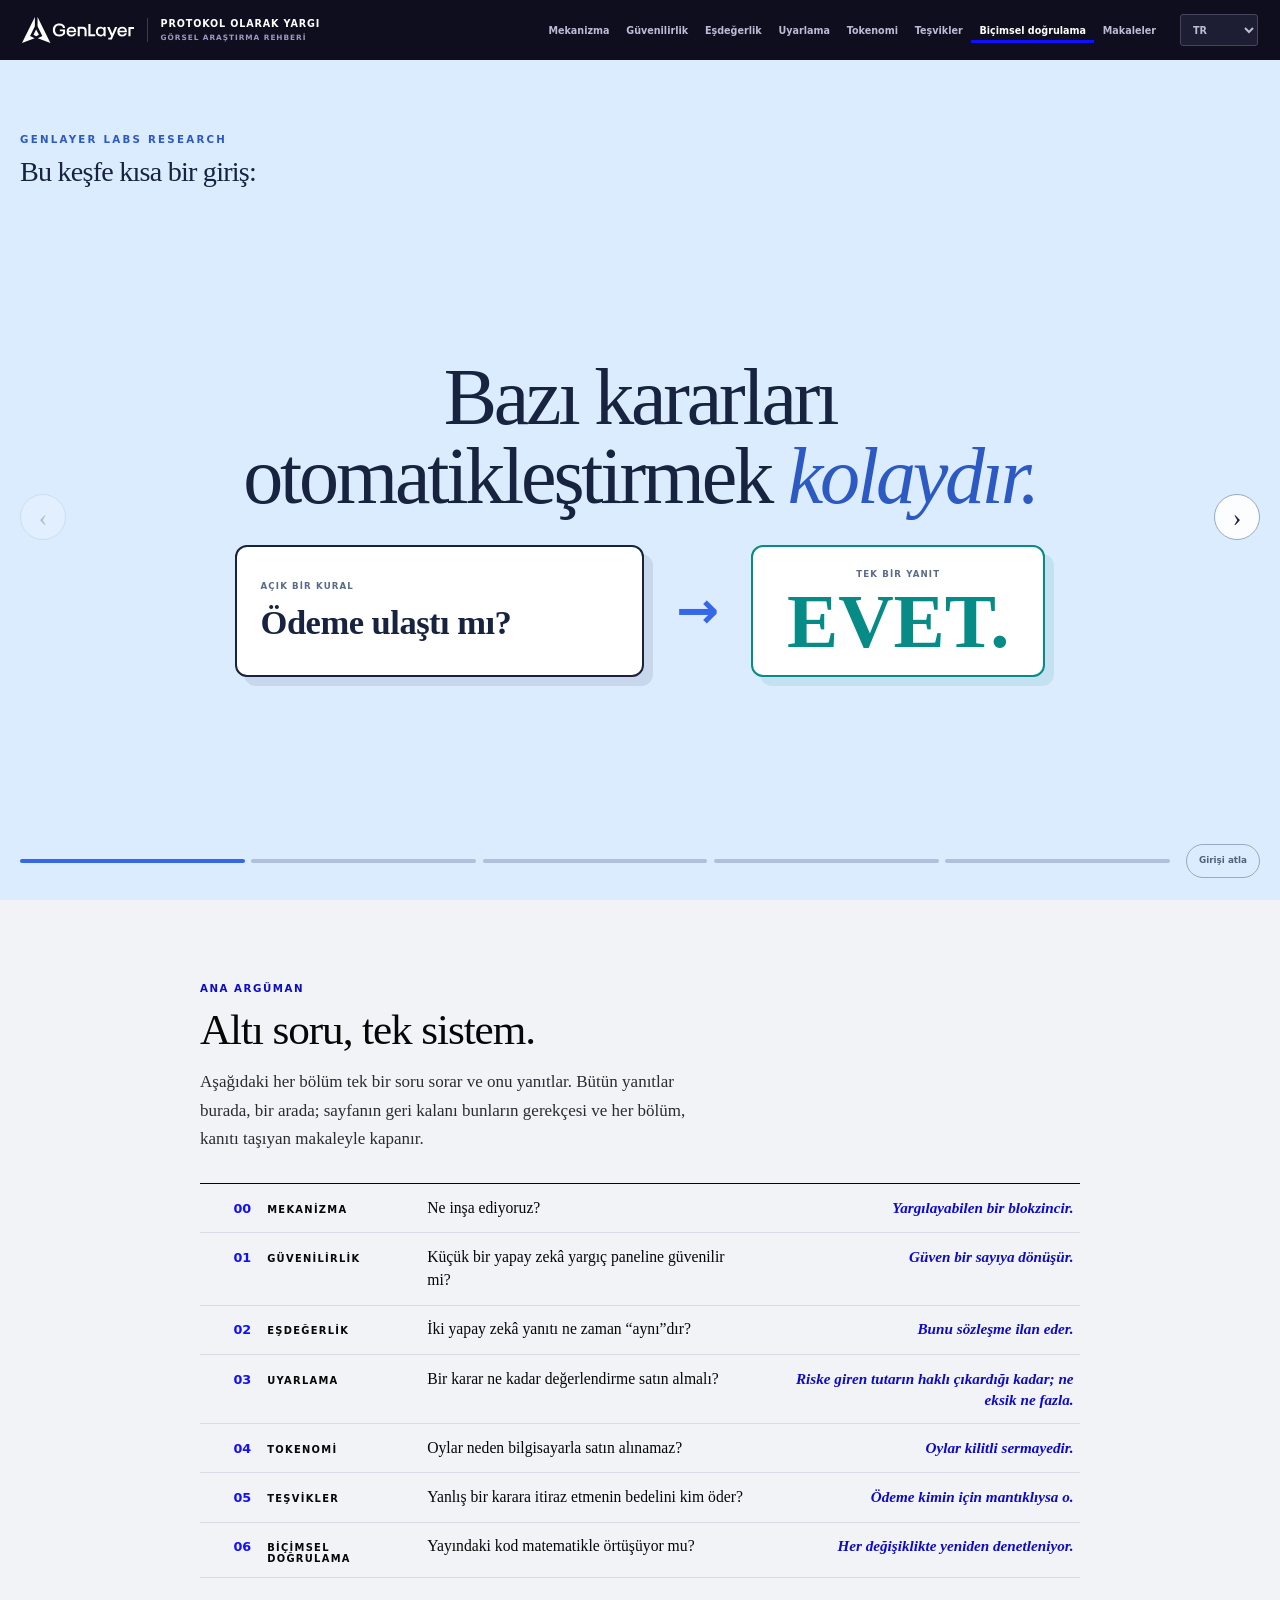
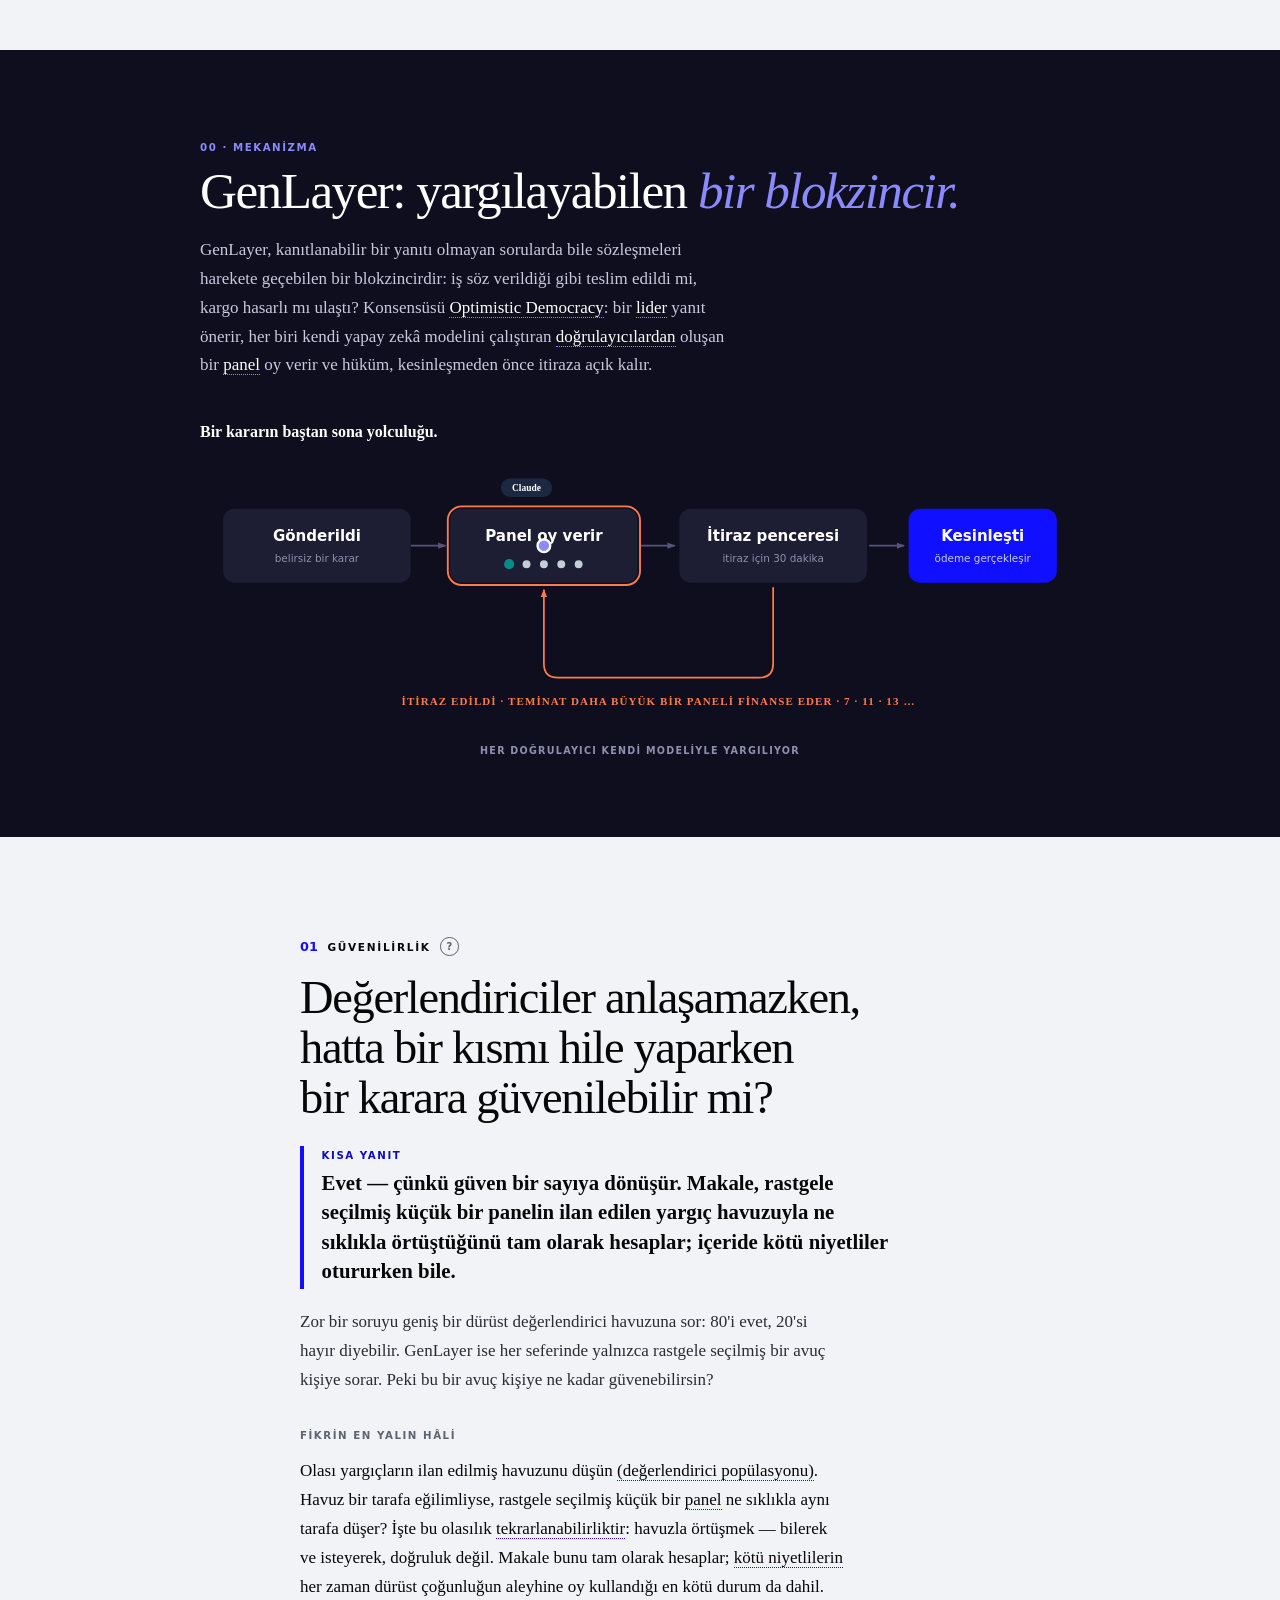
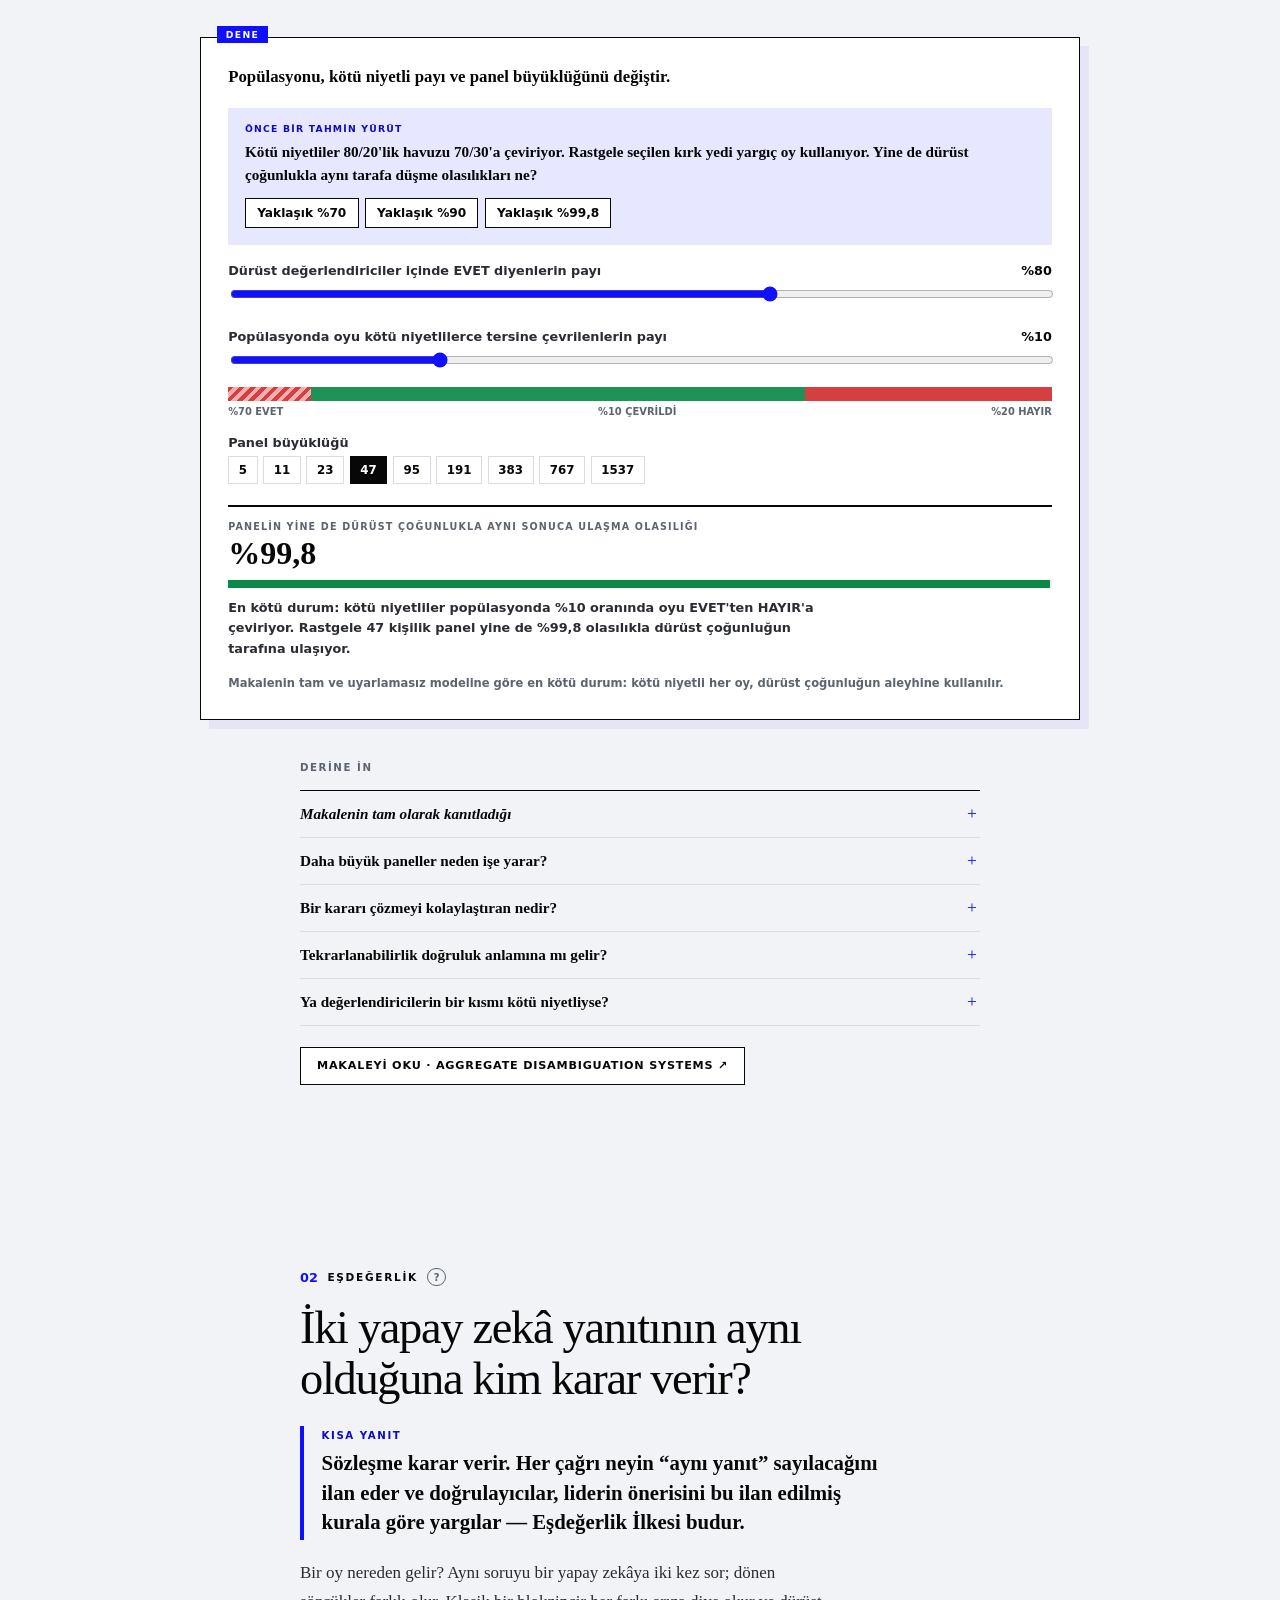
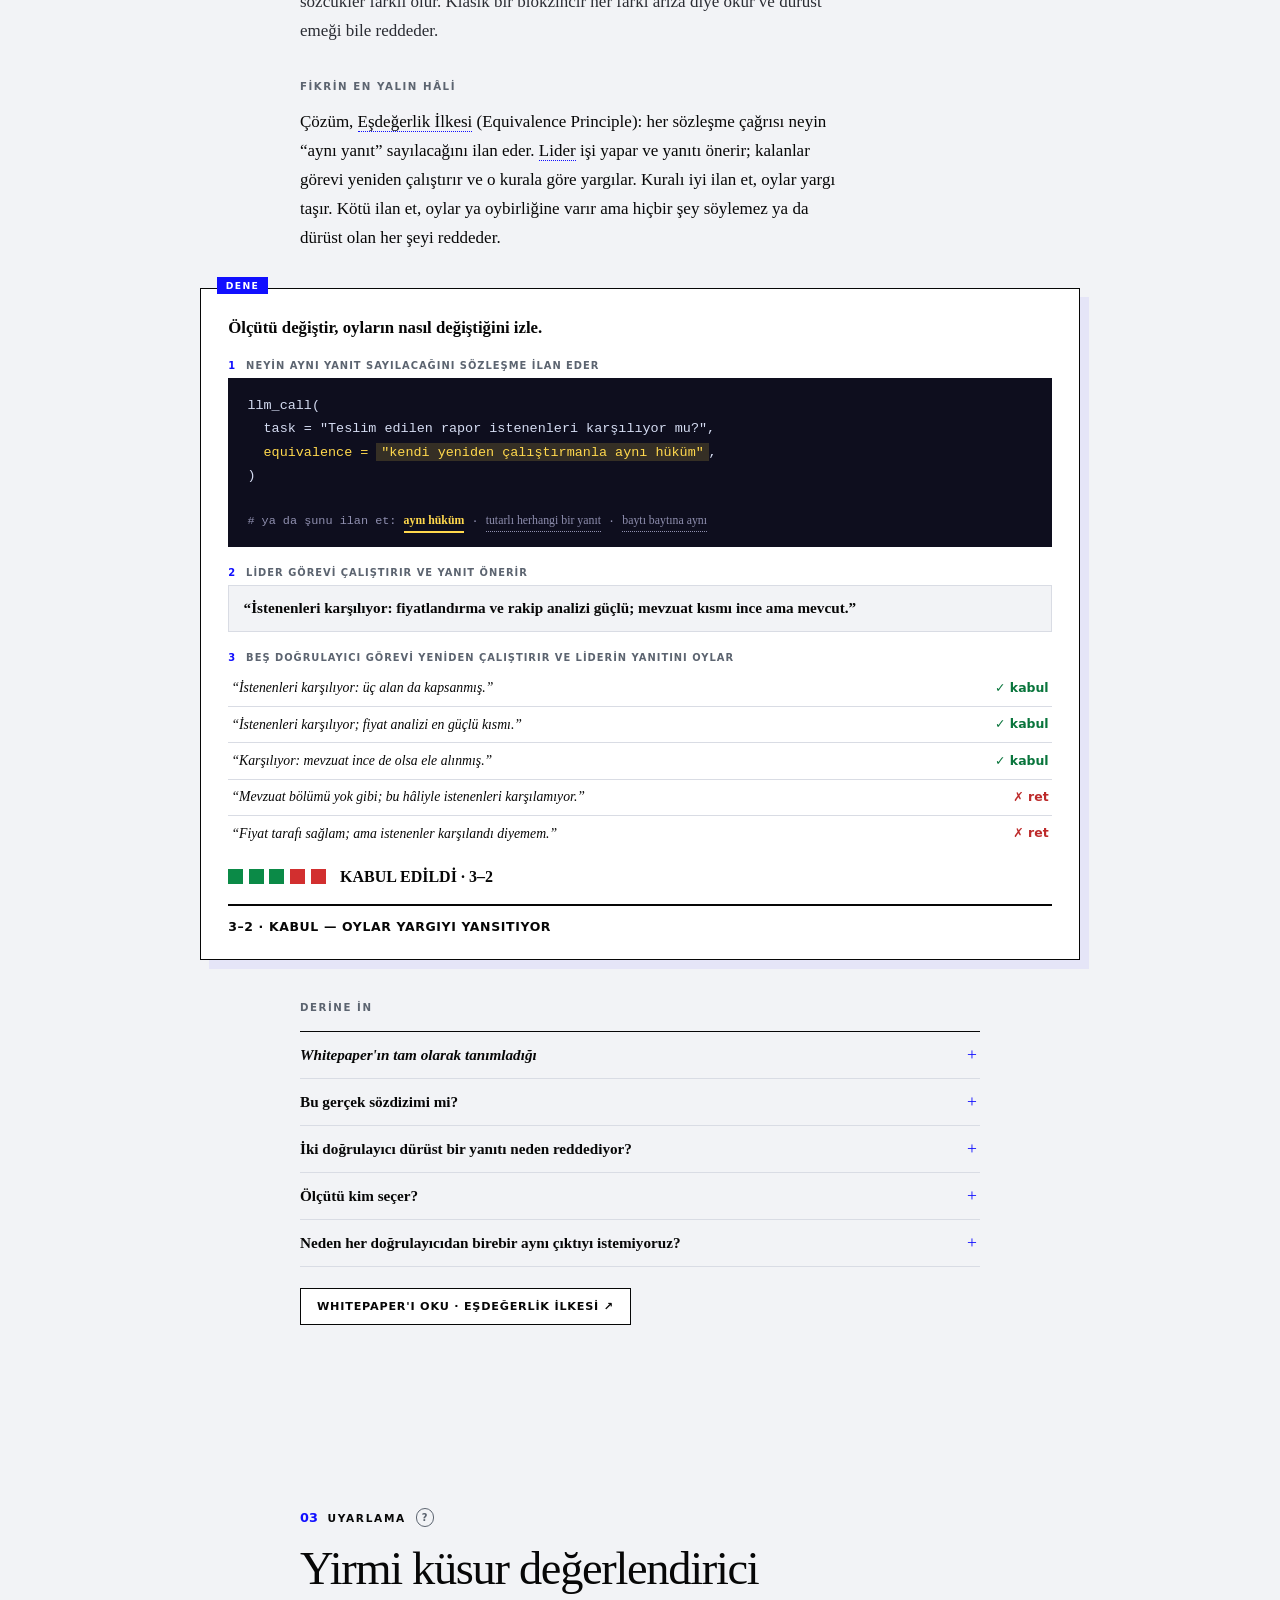
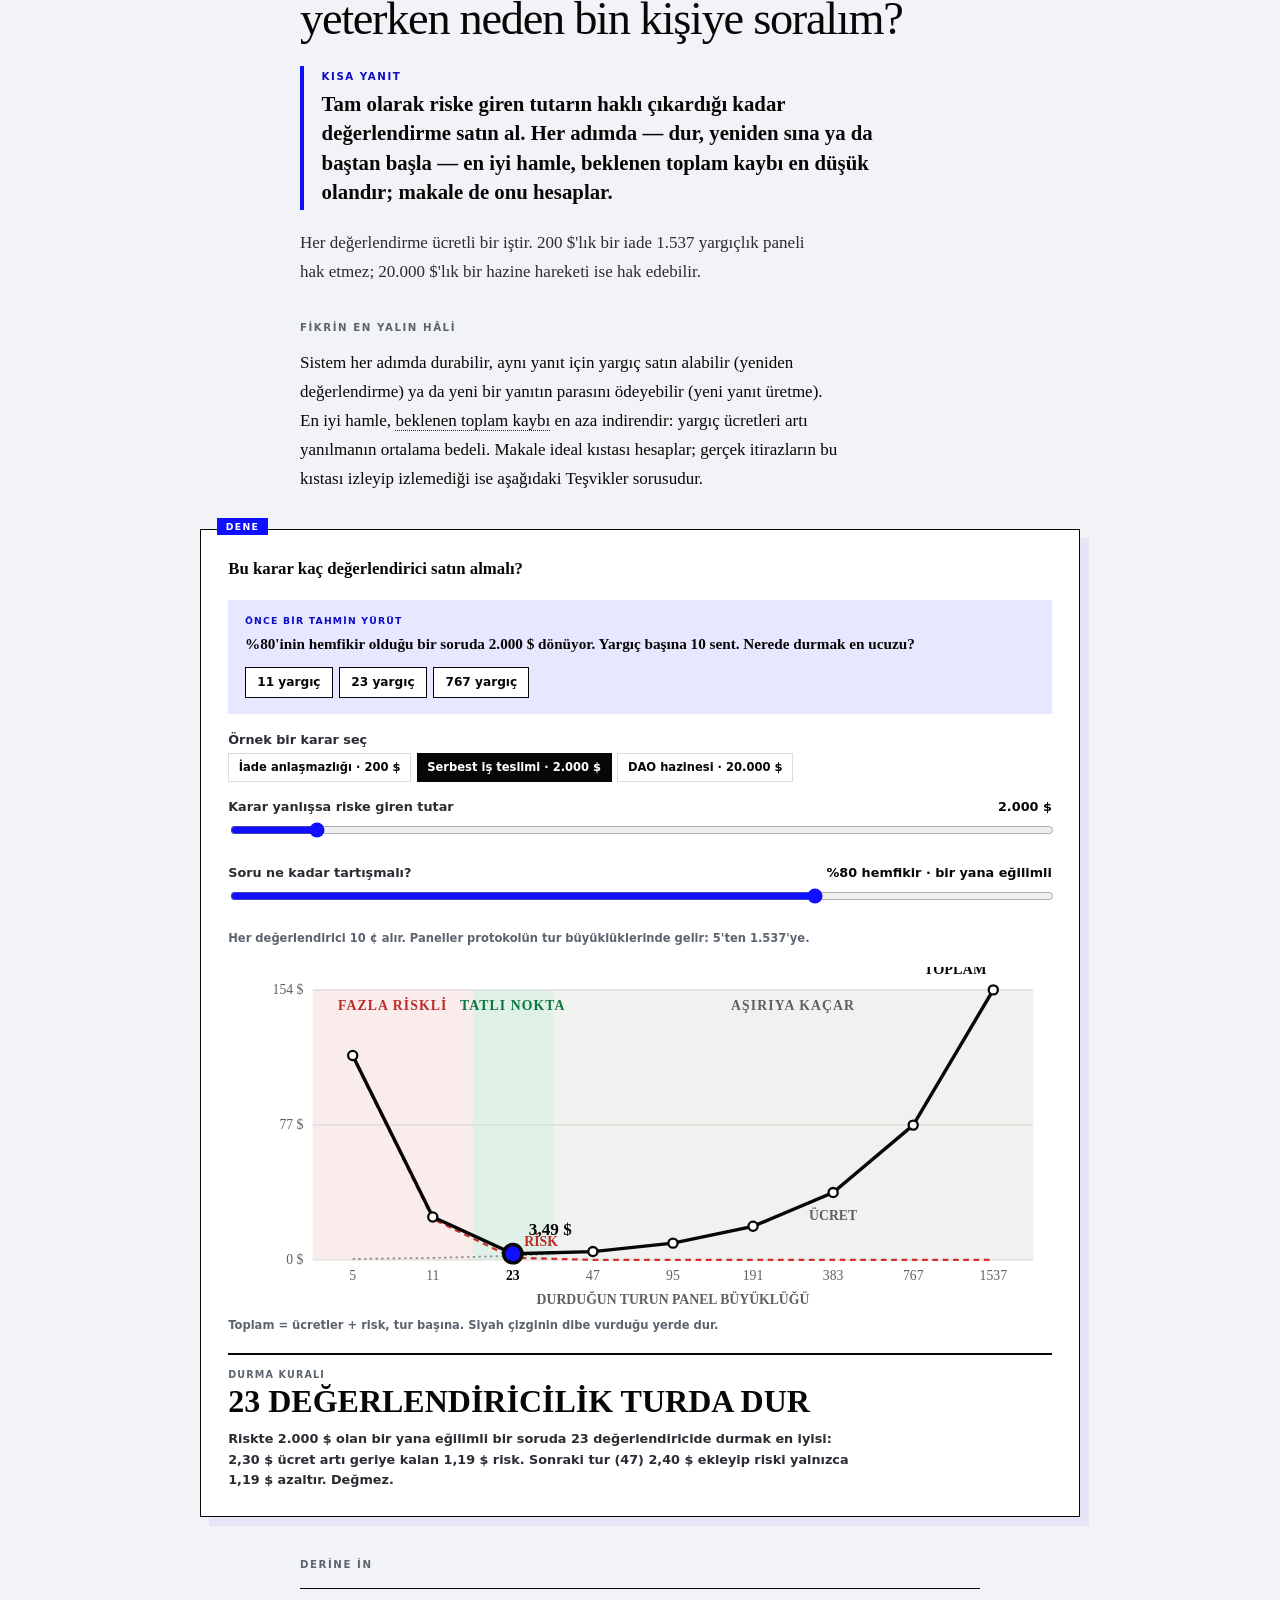
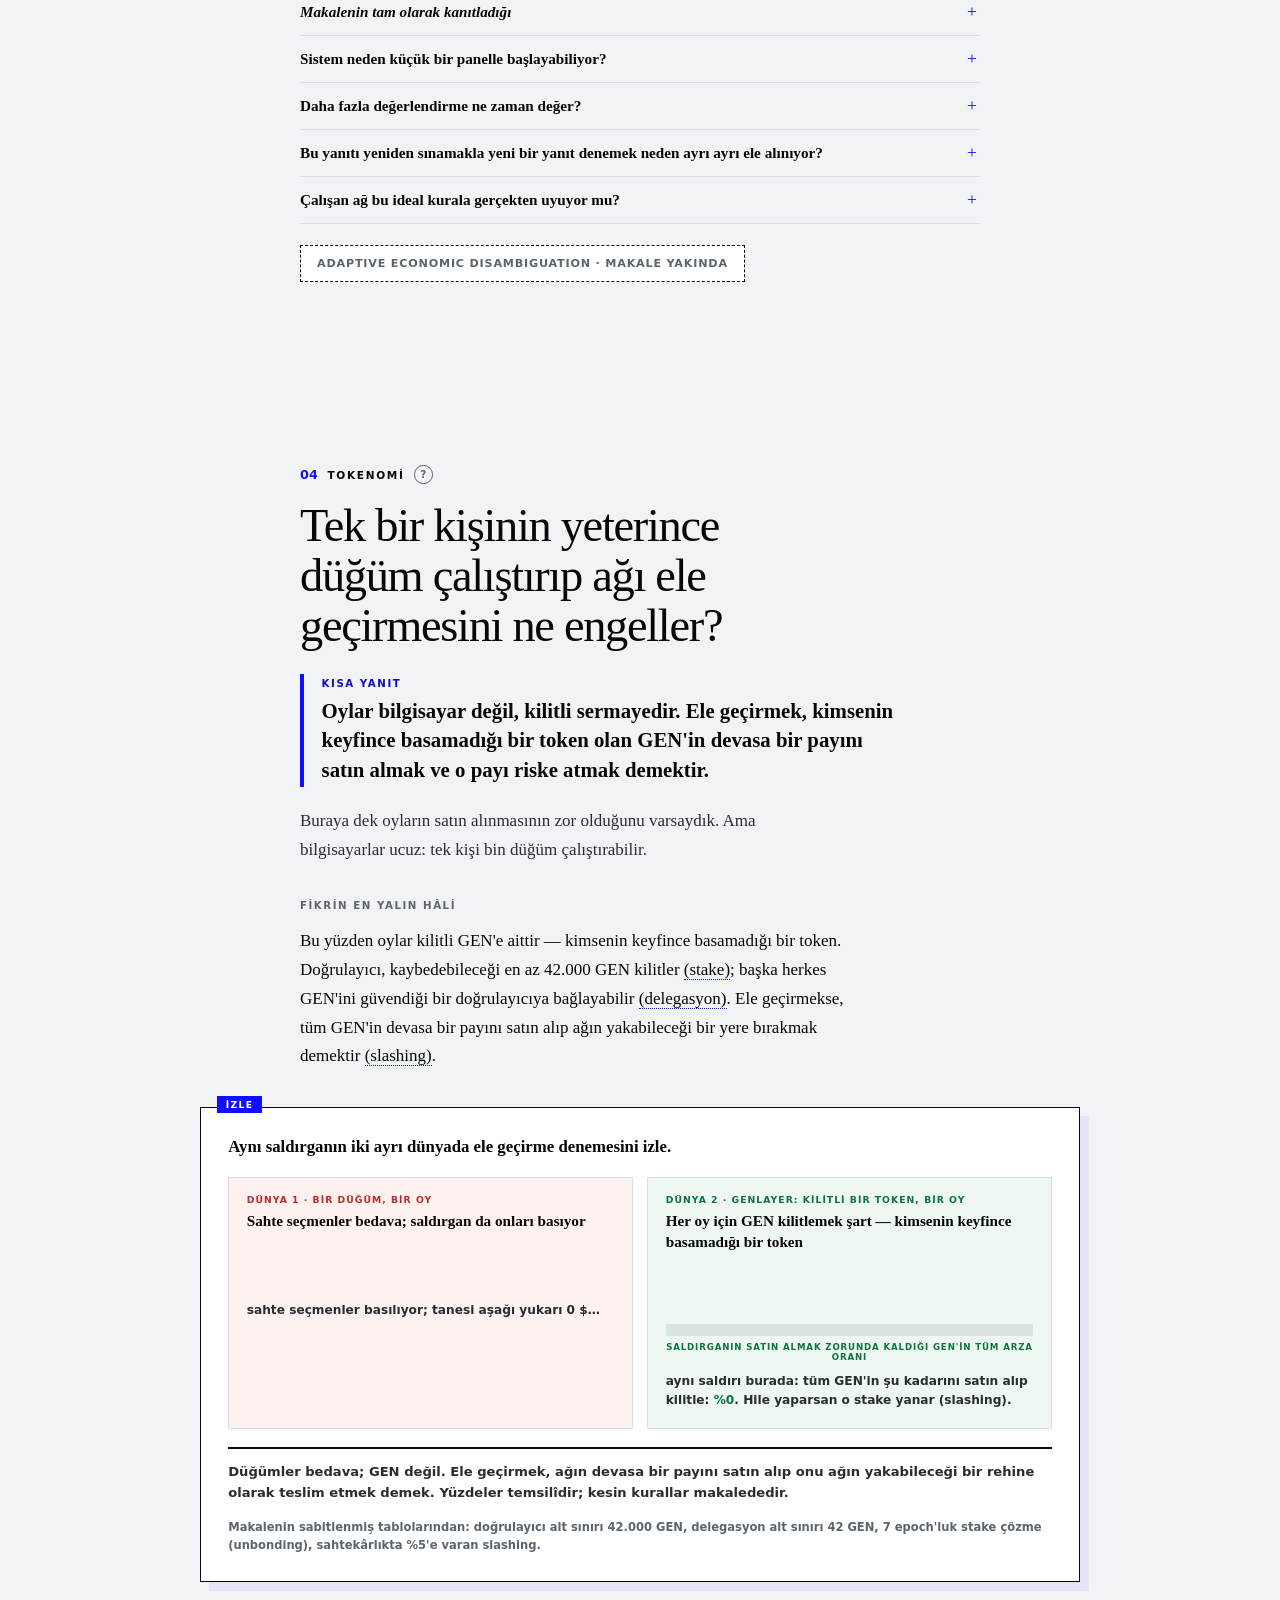
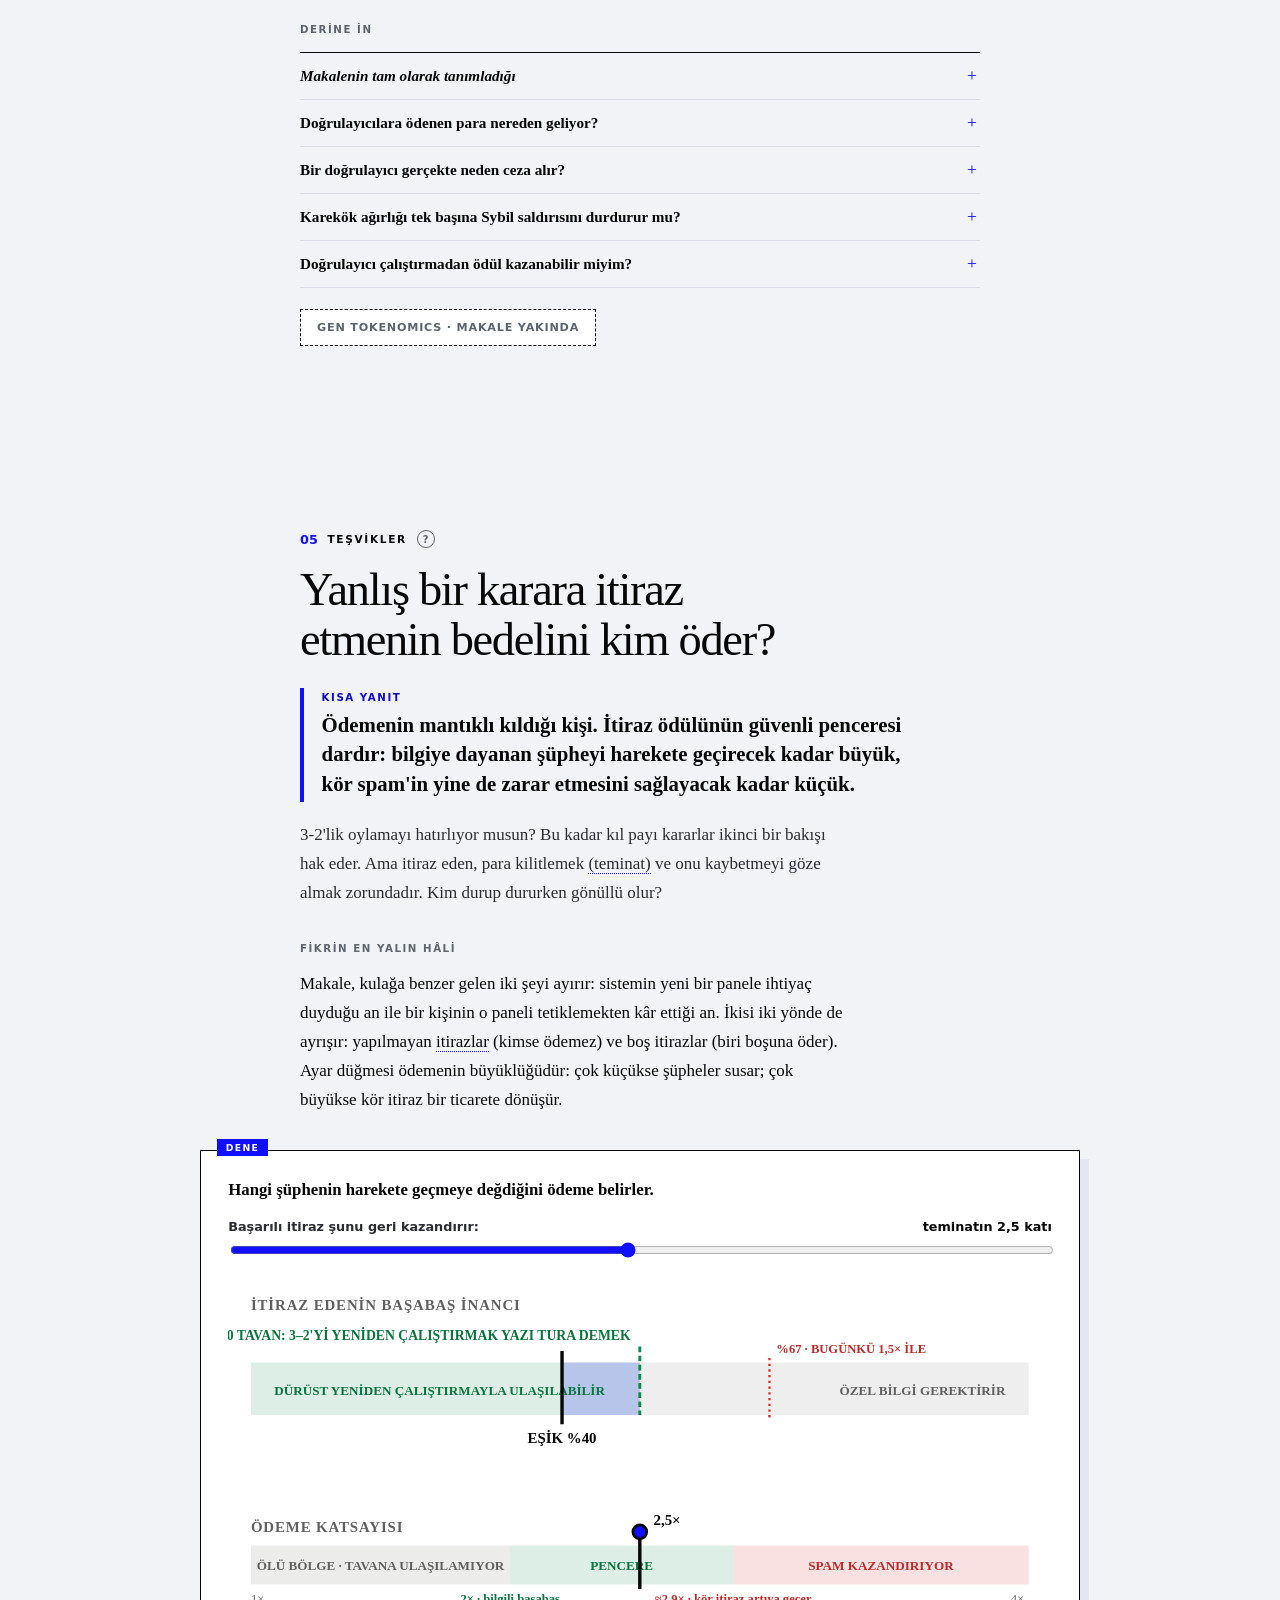
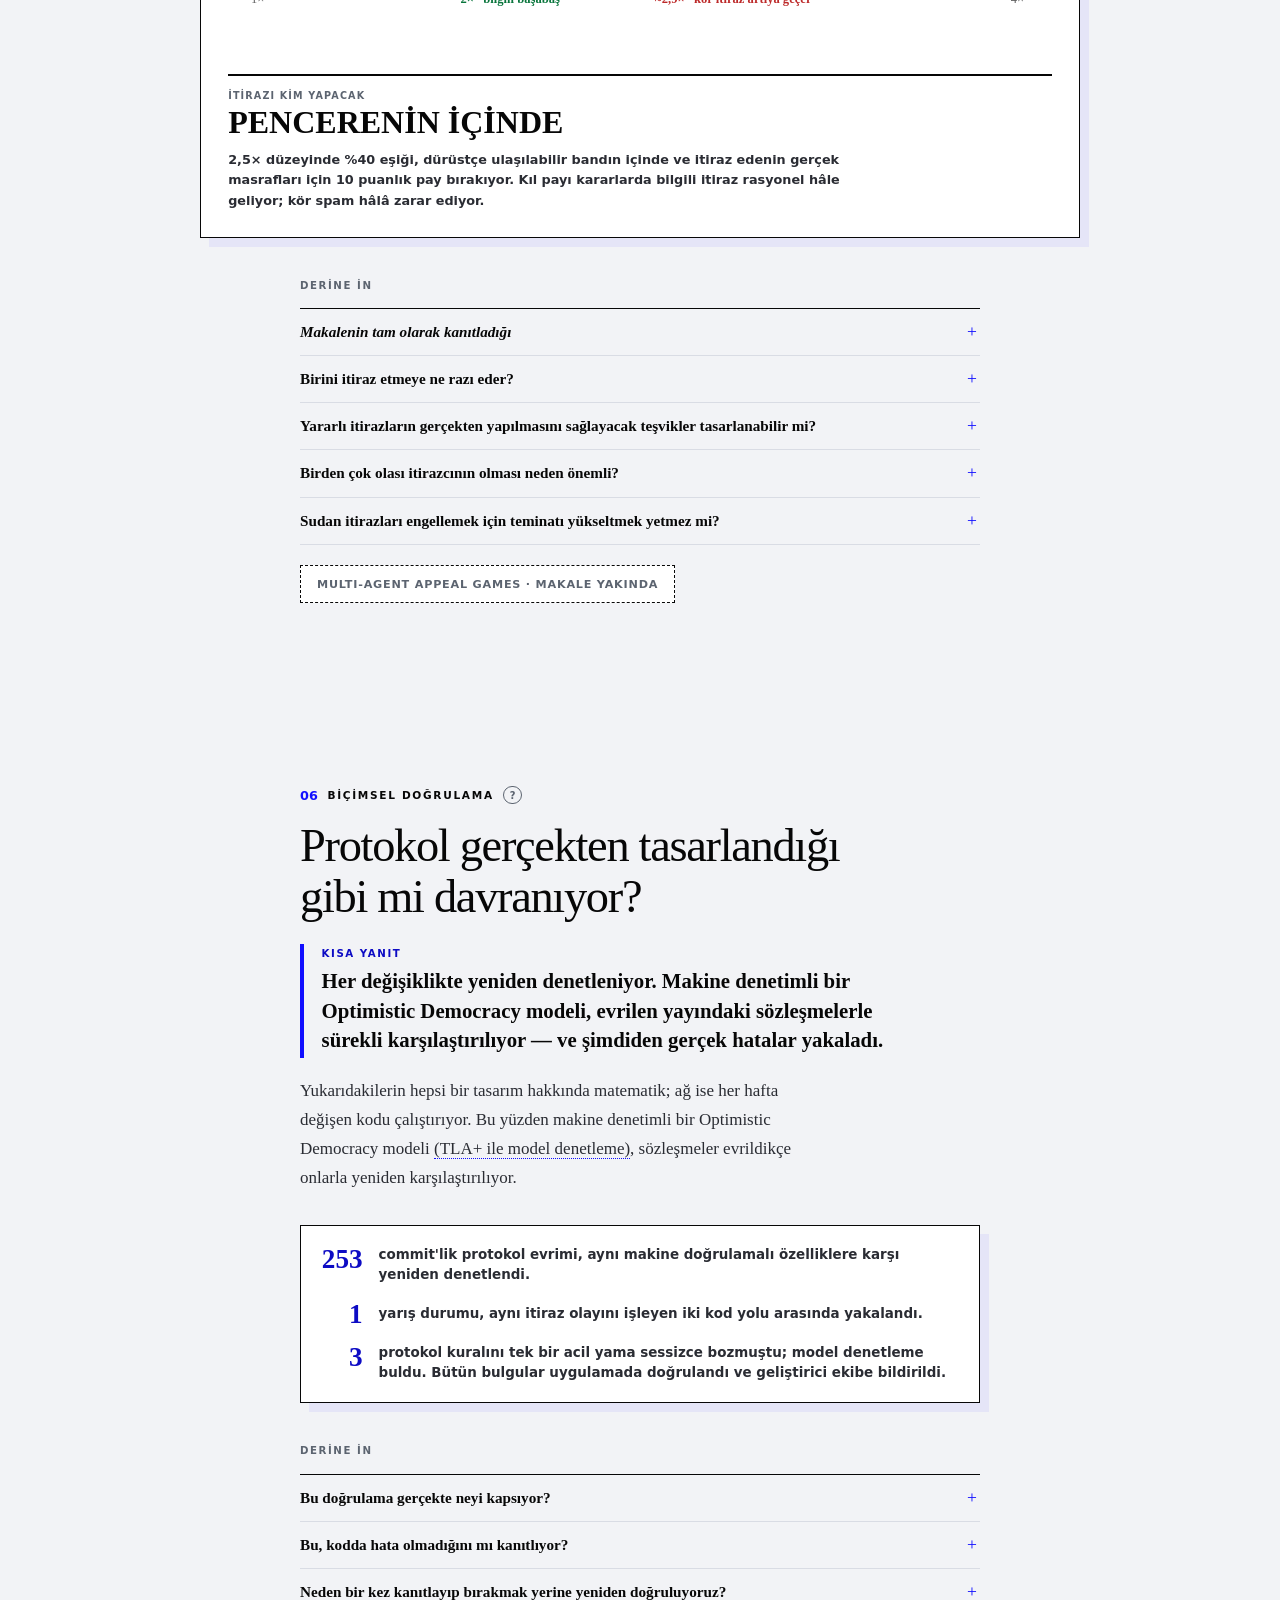
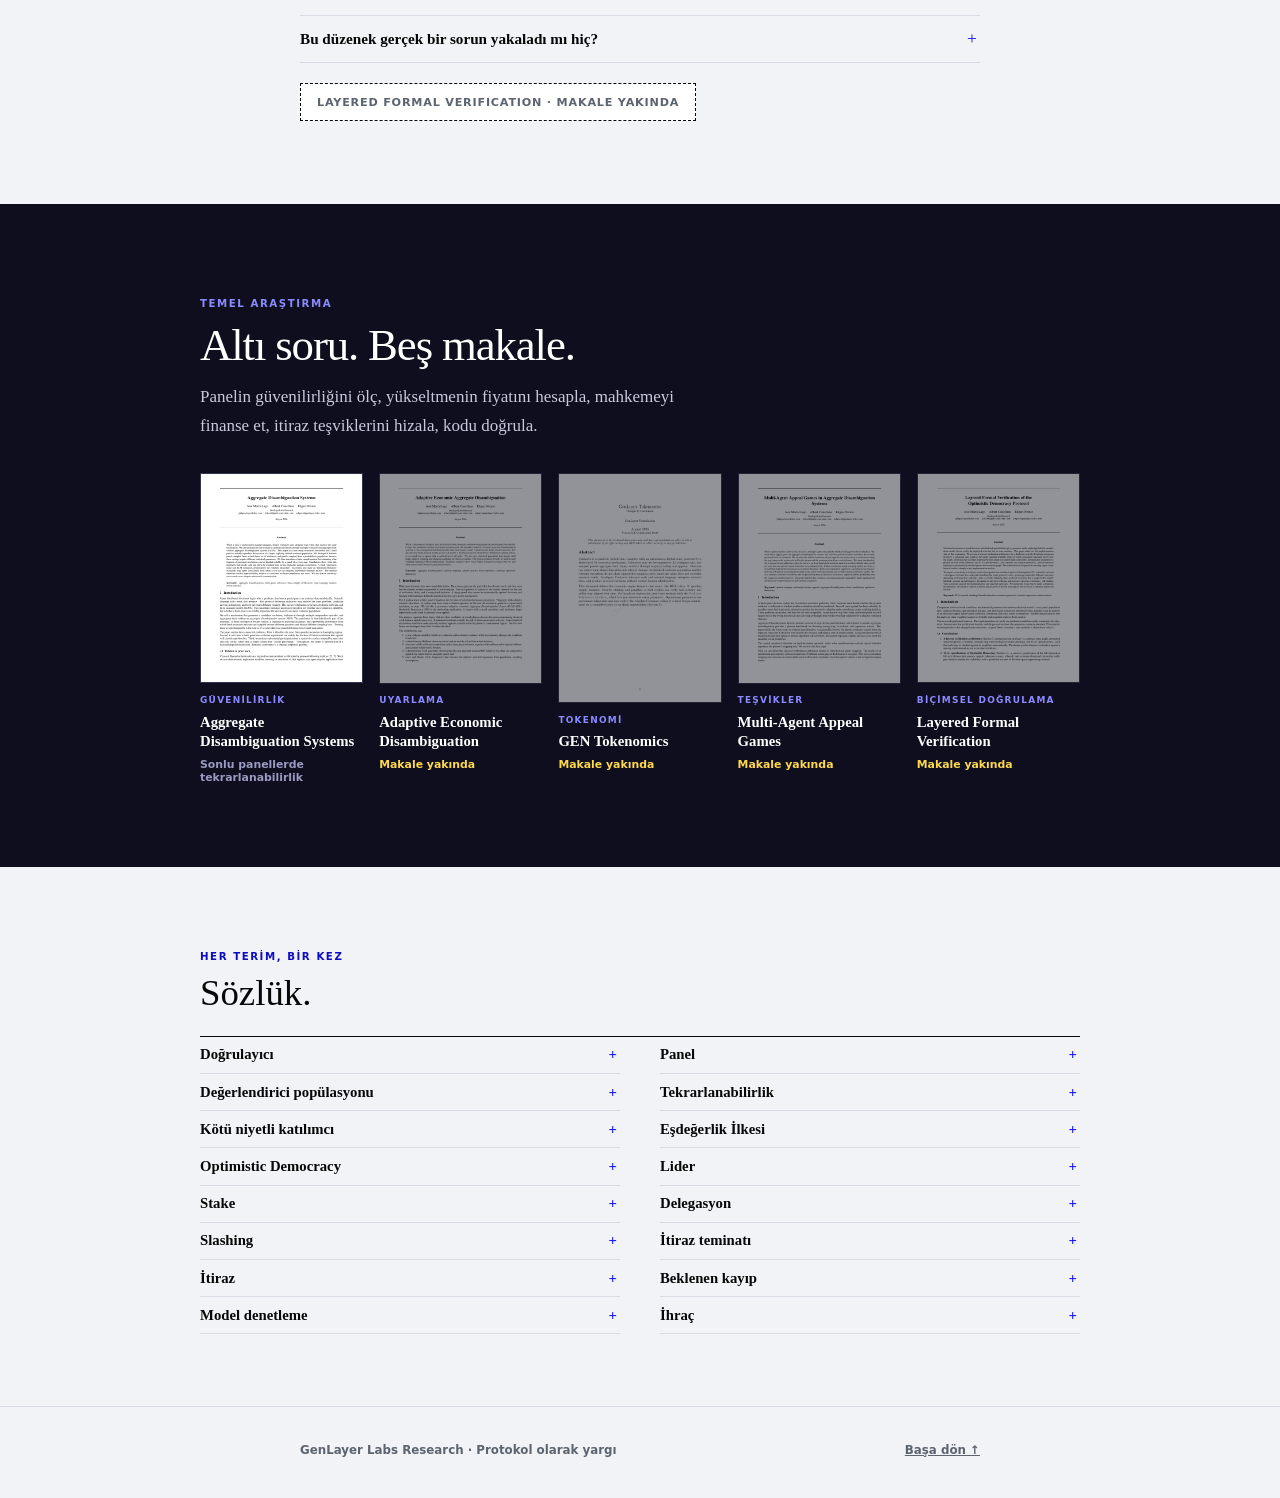
<file: tr/index.html>
<!doctype html>
<html lang="tr">
  <head>
    <meta charset="UTF-8" />
    <meta name="viewport" content="width=device-width, initial-scale=1.0" />
    <meta name="description" content="GenLayer belirsiz kararları düşmanca ortamlarda nasıl otomatikleştiriyor: kararın güvenilirliğini ölç, değerlendirmeyi maliyete uyarla, itiraz teşviklerini hizala, protokolü doğrula." />
    <meta name="author" content="GenLayer Labs Research" />
    <meta name="robots" content="index, follow, max-image-preview:large" />
    <title>Yargılayabilen blokzincir | GenLayer Labs Research</title>
    <link rel="canonical" href="https://genlayerlabs.github.io/research/tr/" />
    <link rel="alternate" hreflang="en" href="https://genlayerlabs.github.io/research/" />
    <link rel="alternate" hreflang="es" href="https://genlayerlabs.github.io/research/es/" />
    <link rel="alternate" hreflang="ko" href="https://genlayerlabs.github.io/research/ko/" />
    <link rel="alternate" hreflang="zh-Hans" href="https://genlayerlabs.github.io/research/zh/" />
    <link rel="alternate" hreflang="ru" href="https://genlayerlabs.github.io/research/ru/" />
    <link rel="alternate" hreflang="tr" href="https://genlayerlabs.github.io/research/tr/" />
    <link rel="alternate" hreflang="x-default" href="https://genlayerlabs.github.io/research/" />
    <link rel="icon" href="../favicon.ico" sizes="32x32" />
    <link rel="icon" href="../brand/genlayer-icon.svg?v=2" type="image/svg+xml" />
    <link rel="apple-touch-icon" href="../brand/apple-touch-icon.png" />
    <meta property="og:type" content="website" />
    <meta property="og:site_name" content="GenLayer Labs Research" />
    <meta property="og:title" content="Yargılayabilen blokzincir | GenLayer Labs Research" />
    <meta property="og:description" content="GenLayer belirsiz kararları düşmanca ortamlarda nasıl otomatikleştiriyor: kararın güvenilirliğini ölç, değerlendirmeyi maliyete uyarla, itiraz teşviklerini hizala, protokolü doğrula." />
    <meta property="og:url" content="https://genlayerlabs.github.io/research/tr/" />
    <meta property="og:locale" content="tr_TR" />
    <meta property="og:image" content="https://genlayerlabs.github.io/research/brand/aggregate-disambiguation-social.png" />
    <meta property="og:image:width" content="1200" />
    <meta property="og:image:height" content="630" />
    <meta property="og:image:alt" content="Yargılayabilen blokzincir — GenLayer araştırmalarının görsel rehberi" />
    <meta name="twitter:card" content="summary_large_image" />
    <meta name="twitter:title" content="Yargılayabilen blokzincir | GenLayer Labs Research" />
    <meta name="twitter:description" content="GenLayer belirsiz kararları düşmanca ortamlarda nasıl otomatikleştiriyor: kararın güvenilirliğini ölç, değerlendirmeyi maliyete uyarla, itiraz teşviklerini hizala, protokolü doğrula." />
    <meta name="twitter:image" content="https://genlayerlabs.github.io/research/brand/aggregate-disambiguation-social.png" />
    <meta name="twitter:image:alt" content="Yargılayabilen blokzincir — GenLayer araştırmalarının görsel rehberi" />
    <script type="application/ld+json">
      {
        "@context": "https://schema.org",
        "@graph": [
          {
            "@type": "Organization",
            "@id": "https://genlayer.com/#organization",
            "name": "GenLayer",
            "url": "https://genlayer.com/",
            "sameAs": [
              "https://x.com/GenLayer",
              "https://github.com/genlayerlabs"
            ],
            "logo": {
              "@type": "ImageObject",
              "url": "https://genlayerlabs.github.io/research/brand/genlayer-icon.svg"
            }
          },
          {
            "@type": "Person",
            "@id": "https://genlayerlabs.github.io/research/#jose-maria-lago",
            "name": "José María Lago"
          },
          {
            "@type": "Person",
            "@id": "https://genlayerlabs.github.io/research/#albert-castellana",
            "name": "Albert Castellana"
          },
          {
            "@type": "Person",
            "@id": "https://genlayerlabs.github.io/research/#edgars-nemse",
            "name": "Edgars Nemše"
          },
          {
            "@type": "WebSite",
            "@id": "https://genlayerlabs.github.io/research/#website",
            "url": "https://genlayerlabs.github.io/research/",
            "name": "GenLayer Labs Research",
            "publisher": {
              "@id": "https://genlayer.com/#organization"
            },
            "inLanguage": [
              "en",
              "es",
              "ko",
              "zh-Hans",
              "ru",
              "tr"
            ]
          },
          {
            "@type": "CollectionPage",
            "@id": "https://genlayerlabs.github.io/research/tr/#guide",
            "url": "https://genlayerlabs.github.io/research/tr/",
            "name": "Yargılayabilen blokzincir | GenLayer Labs Research",
            "description": "GenLayer belirsiz kararları düşmanca ortamlarda nasıl otomatikleştiriyor: kararın güvenilirliğini ölç, değerlendirmeyi maliyete uyarla, itiraz teşviklerini hizala, protokolü doğrula.",
            "isPartOf": {
              "@id": "https://genlayerlabs.github.io/research/#website"
            },
            "publisher": {
              "@id": "https://genlayer.com/#organization"
            },
            "image": "https://genlayerlabs.github.io/research/brand/aggregate-disambiguation-social.png",
            "dateModified": "2026-08-09",
            "inLanguage": "tr",
            "mainEntity": {
              "@id": "https://genlayerlabs.github.io/research/tr/#research-documents"
            },
            "hasPart": [
              {
                "@id": "https://genlayerlabs.github.io/research/papers/part-1-aggregate-disambiguation-systems.pdf#article"
              },
              {
                "@id": "https://genlayerlabs.github.io/research/papers/genlayer-whitepaper-v2.pdf#article"
              }
            ],
            "translationOfWork": {
              "@id": "https://genlayerlabs.github.io/research/#guide"
            }
          },
          {
            "@type": "ItemList",
            "@id": "https://genlayerlabs.github.io/research/tr/#research-documents",
            "name": "GenLayer'ın belirsiz kararlar üzerine araştırma belgeleri",
            "numberOfItems": 2,
            "itemListElement": [
              {
                "@type": "ListItem",
                "position": 1,
                "item": {
                  "@id": "https://genlayerlabs.github.io/research/papers/part-1-aggregate-disambiguation-systems.pdf#article"
                }
              },
              {
                "@type": "ListItem",
                "position": 2,
                "item": {
                  "@id": "https://genlayerlabs.github.io/research/papers/genlayer-whitepaper-v2.pdf#article"
                }
              }
            ]
          },
          {
            "@type": "ScholarlyArticle",
            "@id": "https://genlayerlabs.github.io/research/papers/part-1-aggregate-disambiguation-systems.pdf#article",
            "url": "https://arxiv.org/abs/2608.30805",
            "sameAs": "https://genlayerlabs.github.io/research/papers/part-1-aggregate-disambiguation-systems.pdf",
            "name": "Aggregate Disambiguation Systems",
            "description": "Rastgele seçilmiş sonlu bir değerlendirici panelinin, önceden ilan edilmiş popülasyonun kararını ne kadar güvenilir biçimde tekrarladığını ölçmek için istatistiksel bir temel.",
            "datePublished": "2026-08",
            "author": [
              {
                "@id": "https://genlayerlabs.github.io/research/#jose-maria-lago"
              },
              {
                "@id": "https://genlayerlabs.github.io/research/#albert-castellana"
              },
              {
                "@id": "https://genlayerlabs.github.io/research/#edgars-nemse"
              }
            ],
            "publisher": {
              "@id": "https://genlayer.com/#organization"
            },
            "inLanguage": "en"
          },
          {
            "@type": "TechArticle",
            "@id": "https://genlayerlabs.github.io/research/papers/genlayer-whitepaper-v2.pdf#article",
            "url": "https://genlayerlabs.github.io/research/papers/genlayer-whitepaper-v2.pdf",
            "name": "GenLayer: The Intelligent Contract Network",
            "alternativeHeadline": "GenLayer Technical Whitepaper",
            "description": "Çalışma ortamını, Optimistic Democracy'yi, protokol ekonomisini ve doğrulama sistemini anlatan GenLayer sistem belgesi.",
            "version": "2.3",
            "author": [
              {
                "@id": "https://genlayerlabs.github.io/research/#albert-castellana"
              },
              {
                "@id": "https://genlayerlabs.github.io/research/#jose-maria-lago"
              },
              {
                "@id": "https://genlayerlabs.github.io/research/#edgars-nemse"
              }
            ],
            "publisher": {
              "@id": "https://genlayer.com/#organization"
            },
            "inLanguage": "en"
          },
          {
            "@type": "FAQPage",
            "@id": "https://genlayerlabs.github.io/research/tr/#faq",
            "inLanguage": "tr",
            "mainEntity": [
              {
                "@type": "Question",
                "name": "Daha büyük paneller neden işe yarar?",
                "acceptedAnswer": {
                  "@type": "Answer",
                  "text": "Ne kadar çok yargıç çekersen, panelin bütün havuzun eğildiği tarafı ıskalama olasılığı o kadar küçülür."
                }
              },
              {
                "@type": "Question",
                "name": "Bir kararı çözmeyi kolaylaştıran nedir?",
                "acceptedAnswer": {
                  "@type": "Answer",
                  "text": "Havuz kendi içinde ne kadar hemfikirse, istikrarlı bir sonuç o kadar az yargıç ister."
                }
              },
              {
                "@type": "Question",
                "name": "Tekrarlanabilirlik doğruluk anlamına mı gelir?",
                "acceptedAnswer": {
                  "@type": "Answer",
                  "text": "Hayır. Rastgele panellerin ilan edilen havuzla aynı tarafa yönelme eğiliminde olduğu anlamına gelir. Doğruluk ayrı — ve deneysel — bir sorudur."
                }
              },
              {
                "@type": "Question",
                "name": "Ya değerlendiricilerin bir kısmı kötü niyetliyse?",
                "acceptedAnswer": {
                  "@type": "Answer",
                  "text": "Havuzun bilinen bir payı panel çekilmeden önce ele geçirilmişse, makale en kötü durum hatasını tam olarak hesaplar. Dayanıklılık varsayılmaz; ölçülür."
                }
              },
              {
                "@type": "Question",
                "name": "Bu gerçek sözdizimi mi?",
                "acceptedAnswer": {
                  "@type": "Answer",
                  "text": "Hayır, temsilî. Gerçek GenVM sözleşmeleri korumalı alanda çalışan Python sınıflarıdır; ama mekanizma — her yapay zekâ işlemi için çağrı başına ilan edilen ölçüt — tam olarak whitepaper'da tanımlandığı gibidir."
                }
              },
              {
                "@type": "Question",
                "name": "İki doğrulayıcı dürüst bir yanıtı neden reddediyor?",
                "acceptedAnswer": {
                  "@type": "Answer",
                  "text": "Kendi yeniden çalıştırmaları, dürüstçe, karşıt hükme varıyor. Bu hile değil, görüş ayrılığıdır: asla cezalandırılmaz ve Güvenilirlik bölümünün matematiği tam da bunu soğurmak için kurulmuştur."
                }
              },
              {
                "@type": "Question",
                "name": "Ölçütü kim seçer?",
                "acceptedAnswer": {
                  "@type": "Answer",
                  "text": "Sözleşme geliştiricisi — hem de her çağrı için ayrı ayrı. Aynı sözleşmedeki farklı çağrılar farklı ölçütler ilan edebilir."
                }
              },
              {
                "@type": "Question",
                "name": "Neden her doğrulayıcıdan birebir aynı çıktıyı istemiyoruz?",
                "acceptedAnswer": {
                  "@type": "Answer",
                  "text": "Yapay zekâ çağrılarının ve web okumalarının tek bir doğru çıktısı yoktur: iki doğru özet bile sözcükleriyle ayrışır. Belirlenimci kod ise bugün de bayt bayt denetlenir."
                }
              },
              {
                "@type": "Question",
                "name": "Sistem neden küçük bir panelle başlayabiliyor?",
                "acceptedAnswer": {
                  "@type": "Answer",
                  "text": "Kararların çoğu ucuza çözülür. Yargıç eklemenin sırası, faydanın maliyeti geçtiği andır."
                }
              },
              {
                "@type": "Question",
                "name": "Daha fazla değerlendirme ne zaman değer?",
                "acceptedAnswer": {
                  "@type": "Answer",
                  "text": "Riske giren tutar yeterince büyükse ya da kanıt yeterince zayıfsa — bir bakışa daha para ödemeye değdiğinde."
                }
              },
              {
                "@type": "Question",
                "name": "Bu yanıtı yeniden sınamakla yeni bir yanıt denemek neden ayrı ayrı ele alınıyor?",
                "acceptedAnswer": {
                  "@type": "Answer",
                  "text": "Satın aldıkları şey farklı: yeniden değerlendirmek aynı yanıta kanıt ekler; yeni yanıt üretmek yanıtın kendisini değiştirir. Makale, para harcamadan önce ikisini de fiyatlandırır."
                }
              },
              {
                "@type": "Question",
                "name": "Çalışan ağ bu ideal kurala gerçekten uyuyor mu?",
                "acceptedAnswer": {
                  "@type": "Answer",
                  "text": "Makalenin gösterdiği bu değil. Kural, bir planlayıcının kıstası; ağın ona uyması, doğru itirazı birinin kendi hesabına da değerli bulmasına bağlı. Teşvikler bölümünün incelediği tam da bu."
                }
              },
              {
                "@type": "Question",
                "name": "Doğrulayıcılara ödenen para nereden geliyor?",
                "acceptedAnswer": {
                  "@type": "Answer",
                  "text": "İki kaynak: işlem ücretleri ve sabit bir eğri üzerinde %9'dan %4'e azalan ihraç (bir tavan; yakımlar onu ancak düşürür). DAO yalnızca ücretlerden beslenir; geliri gerçek kullanımı izler."
                }
              },
              {
                "@type": "Question",
                "name": "Bir doğrulayıcı gerçekte neden ceza alır?",
                "acceptedAnswer": {
                  "@type": "Answer",
                  "text": "Dürüst hata ile suistimalin fiyatı ayrı ayrı konur. Oylamayı kaybetmek yalnızca ücret ölçeğinde tutar yakar; ana paraya asla dokunmaz. Uzun süre çevrimdışı kalmak %1, kanıtlanmış sahtekârlık liderde %5 slashing demektir; başarısız itiraz ise teminatını yitirir. Görüş ayrılığı soğurulur; suistimal cezalandırılır."
                }
              },
              {
                "@type": "Question",
                "name": "Karekök ağırlığı tek başına Sybil saldırısını durdurur mu?",
                "acceptedAnswer": {
                  "@type": "Answer",
                  "text": "Hayır; makale de bunu söylüyor. İçbükey ağırlık yalnızca yoğunlaşmayı yumuşatır; stake'i bölmeyi asıl durduran, her kimliğin 42.000 GEN'in tamamını kilitlemesi, kendi düğümünü çalıştırması ve kendi slashing riskini üstlenmesi zorunluluğudur."
                }
              },
              {
                "@type": "Question",
                "name": "Doğrulayıcı çalıştırmadan ödül kazanabilir miyim?",
                "acceptedAnswer": {
                  "@type": "Answer",
                  "text": "Evet. 42 GEN ve üzerini delege et; ödüller kendiliğinden bileşik büyür. Kıyaslanacak komisyon da yok: paylaşımı protokol sabitler ve aynı doğrulayıcının altındaki her GEN — öz stake de delege de — aynı oranda kazanır."
                }
              },
              {
                "@type": "Question",
                "name": "Birini itiraz etmeye ne razı eder?",
                "acceptedAnswer": {
                  "@type": "Answer",
                  "text": "Kazanma ihtimali, ödül, riske attığı teminat, itirazın maliyeti ve sonuçta şahsen nesi varsa o."
                }
              },
              {
                "@type": "Question",
                "name": "Yararlı itirazların gerçekten yapılmasını sağlayacak teşvikler tasarlanabilir mi?",
                "acceptedAnswer": {
                  "@type": "Answer",
                  "text": "Koşullara bağlı olarak, evet. Makale, ödüllerin nasıl ayarlanacağını gösteriyor: kişisel teşvikler, sistemin bir panele daha gerçekten ihtiyacı olduğu anları izlesin diye."
                }
              },
              {
                "@type": "Question",
                "name": "Birden çok olası itirazcının olması neden önemli?",
                "acceptedAnswer": {
                  "@type": "Answer",
                  "text": "İtiraz edebilen çoğaldı mı seçimler birbirine dolanır: bekleyen olur, yarışan olur, aynı işe iki kez emek verilir. Mekanizmanın üçüne de fiyat biçmesi gerekir."
                }
              },
              {
                "@type": "Question",
                "name": "Sudan itirazları engellemek için teminatı yükseltmek yetmez mi?",
                "acceptedAnswer": {
                  "@type": "Answer",
                  "text": "Daha büyük teminat paneli finanse eder ve spam'i caydırır; ama sermayeyi de bağlar: getiri hesabı bire bir aynı kalırken, itirazı karşılayabilenlerin çevresi keskin biçimde daralabilir."
                }
              },
              {
                "@type": "Question",
                "name": "Bu doğrulama gerçekte neyi kapsıyor?",
                "acceptedAnswer": {
                  "@type": "Answer",
                  "text": "Katmanlı bir model: kanonik bir durum grafiği, ona karşı denetlenen TLA+ belirtimleri ve her geçişi sabitlenmiş bir revizyonun Solidity koduna bağlayan bir eşleme."
                }
              },
              {
                "@type": "Question",
                "name": "Bu, kodda hata olmadığını mı kanıtlıyor?",
                "acceptedAnswer": {
                  "@type": "Answer",
                  "text": "Hayır. Sabitlenmiş bir revizyonun açıkça tanımlanmış modeli hakkında, açıkça sayılmış özellikleri kanıtlar. İddiaları denetlenebilir kılan tam da bu sınırlamadır."
                }
              },
              {
                "@type": "Question",
                "name": "Neden bir kez kanıtlayıp bırakmak yerine yeniden doğruluyoruz?",
                "acceptedAnswer": {
                  "@type": "Answer",
                  "text": "Protokol evrilmeye devam ediyor. Her revizyon aynı özelliklere karşı yeniden denetlenir; sessiz kayma böylece canlı ortam kazası değil, başarısız bir denetim olarak görünür."
                }
              },
              {
                "@type": "Question",
                "name": "Bu düzenek gerçek bir sorun yakaladı mı hiç?",
                "acceptedAnswer": {
                  "@type": "Answer",
                  "text": "Evet: yukarıdaki yarış durumu ile bozulan üç kural. Hepsi uygulamada doğrulandı ve geliştirici ekibe bildirildi."
                }
              }
            ]
          }
        ]
      }
    </script>
    <link rel="stylesheet" href="../bridge-compact.css?v=mtk1ld6e" />
    <link rel="stylesheet" href="../bridge-critical.css?v=mtk1ld6e" />
  </head>
  <body>



<a class="skip-link" href="#map">Girişi atla</a>
<header class="site-header">
  <div class="bar">
    <a class="brand" href="#top" aria-label="GenLayer, başa dön">
      <img src="../brand/genlayer-logo-white.svg" alt="GenLayer" width="300" height="72" />
      <span>PROTOKOL OLARAK YARGI<small>GÖRSEL ARAŞTIRMA REHBERİ</small></span>
    </a>
    <nav aria-label="Sayfa bölümleri">
      <a href="#machine">Mekanizma</a><a href="#measure">Güvenilirlik</a><a href="#agree">Eşdeğerlik</a><a href="#adapt">Uyarlama</a><a href="#sustain">Tokenomi</a><a href="#align">Teşvikler</a><a href="#verify">Biçimsel doğrulama</a><a href="#papers">Makaleler</a>
    </nav>
    <label class="language-switcher"><span>Dil seç</span><select data-language-select data-current-locale="tr" aria-label="Dil seç"><option value="../" data-locale="en" lang="en" aria-label="English">EN</option><option value="../es/" data-locale="es" lang="es" aria-label="Español">ES</option><option value="../ko/" data-locale="ko" lang="ko" aria-label="한국어">KO</option><option value="../zh/" data-locale="zh" lang="zh-Hans" aria-label="简体中文">ZH</option><option value="../ru/" data-locale="ru" lang="ru" aria-label="Русский">RU</option><option value="../tr/" data-locale="tr" lang="tr" aria-label="Türkçe" selected>TR</option></select></label>
    <i class="progress" aria-hidden="true"></i>
  </div>
</header>

<main id="top">

  <section class="bi-onboard critical-onboard" aria-label="Belirsiz yargı neden bir sistem gerektirir">
    <div class="bi-overview">
      <p class="bi-overview-kicker">GENLAYER LABS RESEARCH</p>
      <p class="bi-overview-title">Bu keşfe kısa bir giriş:</p>
    </div>
    <div class="bi-stage">
      <button class="bi-arrow bi-arrow-prev" type="button" aria-label="Önceki ekran">&#8249;</button>
      <button class="bi-arrow bi-arrow-next" type="button" aria-label="Sonraki ekran">&#8250;</button>
      <div class="bi-scene active" data-intro-scene="1">
        <h1>Bazı kararları otomatikleştirmek <em>kolaydır.</em></h1>
        <div class="bi-question-flow">
          <div class="bi-question-card"><small>AÇIK BİR KURAL</small><strong>Ödeme ulaştı mı?</strong></div><b>→</b>
          <div class="bi-single-answer"><small>TEK BİR YANIT</small><strong>EVET.</strong></div>
        </div>
      </div>
      <div class="bi-scene" data-intro-scene="2" aria-hidden="true">
        <h2>Bazılarıysa <em>yargı ister.</em></h2>
        <div class="bi-question-card bi-ambiguous-card"><small>BELİRSİZ BİR SORU</small><strong>Teslim edilen iş istenenleri karşılıyor mu?</strong></div>
      </div>
      <div class="bi-scene" data-intro-scene="3" aria-hidden="true">
        <h2>Yapay zekâ değerlendiricileri <em>farklı yanıtlara ulaşabilir.</em></h2>
        <div class="bi-judgment-row" aria-label="Ayrı ayrı beş yargı: evet, hayır, evet, hayır, evet">
          <div><small>YARGI 01</small><strong>EVET</strong></div><div><small>YARGI 02</small><strong>HAYIR</strong></div><div><small>YARGI 03</small><strong>EVET</strong></div><div><small>YARGI 04</small><strong>HAYIR</strong></div><div><small>YARGI 05</small><strong>EVET</strong></div>
        </div>
      </div>
      <div class="bi-scene" data-intro-scene="4" aria-hidden="true">
        <h2>Ama yazılımın yine de <em>eyleme geçebileceği tek bir karara ihtiyacı var.</em></h2>
        <div class="bi-bottleneck">
          <div class="bi-mini-verdicts" aria-label="Beş yargı: üç evet, iki hayır"><i>EVET</i><i>HAYIR</i><i>EVET</i><i>HAYIR</i><i>EVET</i></div><b>→</b>
          <div class="bi-decision-gap"><small>EKSİK ADIM</small><strong>HÜKÜM?</strong></div><b>→</b>
          <div class="bi-final-box"><small>TEK SONUÇ</small><strong>YAZILIM HAREKETE GEÇEBİLİR</strong></div>
        </div>
      </div>
      <div class="bi-scene bi-research-origin" data-intro-scene="5" aria-hidden="true">
        <div class="bi-research-copy">
          <p class="bi-final-kicker">ARAŞTIRMA</p>
          <h2>Üç yıldır belirsiz kararları <em>düşmanca ortamlarda bile otomatikleştirmenin yolunu araştırıyoruz.</em></h2>
          <div class="bi-built-ctas">
            <a class="bi-research-enter" href="#map">Rehberin tamamına geç <span>↓</span></a>
          </div>
        </div>
        <div class="bi-paper-fan" aria-label="Üç temel araştırma makalesi">
          <article><img src="../covers/part-1-560.webp" alt="Aggregate Disambiguation Systems'ın ilk sayfası" width="850" height="1100" /><span><small>GÜVENİLİRLİK</small><strong>İstatistiksel özellikler</strong></span></article>
          <article><img src="../covers/part-2-560.webp" alt="Adaptive Economic Aggregate Disambiguation'ın ilk sayfası" width="850" height="1100" /><span><small>UYARLAMA</small><strong>Maliyete duyarlı değerlendirme</strong></span></article>
          <article><img src="../covers/part-4-560.webp" alt="Multi-Agent Appeal Games'in ilk sayfası" width="850" height="1100" /><span><small>TEŞVİKLER</small><strong>İtiraz teşvikleri</strong></span></article>
        </div>
      </div>
    </div>
    <div class="bi-controls">
      <div class="bi-progress" aria-label="Giriş akışı"><button class="active" type="button" data-intro-progress="1" aria-label="Girişin 5 adımından birincisini göster" aria-current="step"></button><button type="button" data-intro-progress="2" aria-label="Girişin 5 adımından ikincisini göster"></button><button type="button" data-intro-progress="3" aria-label="Girişin 5 adımından üçüncüsünü göster"></button><button type="button" data-intro-progress="4" aria-label="Girişin 5 adımından dördüncüsünü göster"></button><button type="button" data-intro-progress="5" aria-label="Girişin 5 adımından beşincisini göster"></button></div>
      <button class="bi-skip" type="button">Girişi atla</button><button class="bi-replay" type="button" hidden>Girişi yeniden izle ↺</button>
    </div>
  </section>

  <section class="map" id="map" aria-label="Tek ekranda ana argüman">
    <div class="wide">
      <p class="label" style="color: var(--blue-ink)">Ana argüman</p>
      <h2>Altı soru, tek sistem.</h2>
      <p class="intro">Aşağıdaki her bölüm tek bir soru sorar ve onu yanıtlar. Bütün yanıtlar burada, bir arada; sayfanın geri kalanı bunların gerekçesi ve her bölüm, kanıtı taşıyan makaleyle kapanır.</p>
      <ol>
        <li><a href="#machine"><span class="num">00</span><span class="word">MEKANİZMA</span><span class="q">Ne inşa ediyoruz?</span><span class="a">Yargılayabilen bir blokzincir.</span></a></li>
        <li><a href="#measure"><span class="num">01</span><span class="word">GÜVENİLİRLİK</span><span class="q">Küçük bir yapay zekâ yargıç paneline güvenilir mi?</span><span class="a">Güven bir sayıya dönüşür.</span></a></li>
        <li><a href="#agree"><span class="num">02</span><span class="word">EŞDEĞERLİK</span><span class="q">İki yapay zekâ yanıtı ne zaman “aynı”dır?</span><span class="a">Bunu sözleşme ilan eder.</span></a></li>
        <li><a href="#adapt"><span class="num">03</span><span class="word">UYARLAMA</span><span class="q">Bir karar ne kadar değerlendirme satın almalı?</span><span class="a">Riske giren tutarın haklı çıkardığı kadar; ne eksik ne fazla.</span></a></li>
        <li><a href="#sustain"><span class="num">04</span><span class="word">TOKENOMİ</span><span class="q">Oylar neden bilgisayarla satın alınamaz?</span><span class="a">Oylar kilitli sermayedir.</span></a></li>
        <li><a href="#align"><span class="num">05</span><span class="word">TEŞVİKLER</span><span class="q">Yanlış bir karara itiraz etmenin bedelini kim öder?</span><span class="a">Ödeme kimin için mantıklıysa o.</span></a></li>
        <li><a href="#verify"><span class="num">06</span><span class="word">BİÇİMSEL DOĞRULAMA</span><span class="q">Yayındaki kod matematikle örtüşüyor mu?</span><span class="a">Her değişiklikte yeniden denetleniyor.</span></a></li>
      </ol>
    </div>
  </section>

  <span id="genlayer"></span>
  <section class="machine" id="machine" aria-label="GenLayer ve Optimistic Democracy">
    <div class="wide">
      <p class="label"><span>00</span> · <span>Mekanizma</span></p>
      <h2>GenLayer: yargılayabilen <em>bir blokzincir.</em></h2>
      <p class="lede">GenLayer, kanıtlanabilir bir yanıtı olmayan sorularda bile sözleşmeleri harekete geçebilen bir blokzincirdir: iş söz verildiği gibi teslim edildi mi, kargo hasarlı mı ulaştı? Konsensüsü <span class="gl" data-gl="od">Optimistic Democracy</span>: bir <span class="gl" data-gl="leader">lider</span> yanıt önerir, her biri kendi yapay zekâ modelini çalıştıran <span class="gl" data-gl="validator">doğrulayıcılardan</span> oluşan bir <span class="gl" data-gl="panel">panel</span> oy verir ve hüküm, kesinleşmeden önce itiraza açık kalır.</p>
      <div class="od-flow">
        <p class="od-flow-label">Bir kararın baştan sona yolculuğu.</p>
        <svg id="odf-svg" viewBox="0 0 760 236">
          <defs><marker id="odf-arr" viewBox="0 0 10 10" refX="7" refY="5" markerWidth="6" markerHeight="6" orient="auto"><path d="M0,2 L8,5 L0,8 z" fill="#55557A"/></marker><marker id="odf-arr-hot" viewBox="0 0 10 10" refX="7" refY="5" markerWidth="6" markerHeight="6" orient="auto"><path d="M0,2 L8,5 L0,8 z" fill="#FF7B4A"/></marker></defs>
          <line x1="182" y1="74" x2="212" y2="74" stroke="#55557A" stroke-width="1.5" marker-end="url(#odf-arr)"/>
          <line x1="380" y1="74" x2="410" y2="74" stroke="#55557A" stroke-width="1.5" marker-end="url(#odf-arr)"/>
          <line x1="578" y1="74" x2="608" y2="74" stroke="#55557A" stroke-width="1.5" marker-end="url(#odf-arr)"/>
          <path id="odf-loop" d="M 495,110 L 495,176 Q 495,188 483,188 L 309,188 Q 297,188 297,176 L 297,112" fill="none" stroke="#FF7B4A" stroke-width="1.5" marker-end="url(#odf-arr-hot)"/>
          <text x="396" y="212" font-size="9.5" font-weight="700" letter-spacing=".1em" text-anchor="middle" fill="#FF7B4A">İTİRAZ EDİLDİ · TEMİNAT DAHA BÜYÜK BİR PANELİ FİNANSE EDER · 7 · 11 · 13 …</text>
          <g id="odf-st">
            <g data-b="0"><rect class="sc-card" x="20" y="42" width="162" height="64" rx="10"/><rect class="sc-ring" x="18" y="40" width="166" height="68" rx="12"/><text class="sc-t1" x="101" y="70">Gönderildi</text><text class="sc-t2" x="101" y="88">belirsiz bir karar</text></g>
            <g data-b="1"><rect class="sc-card" x="216" y="42" width="162" height="64" rx="10"/><rect class="sc-ring" x="214" y="40" width="166" height="68" rx="12"/><text class="sc-t1" x="297" y="70">Panel oy verir</text><text class="sc-t2" x="297" y="88">kurayla seçilen doğrulayıcılar</text></g>
            <g data-b="2"><rect class="sc-card" x="414" y="42" width="162" height="64" rx="10"/><rect class="sc-ring" x="412" y="40" width="166" height="68" rx="12"/><text class="sc-t1" x="495" y="70">İtiraz penceresi</text><text class="sc-t2" x="495" y="88">itiraz için 30 dakika</text></g>
            <g data-b="3"><rect class="sc-card sc-dark" x="612" y="42" width="128" height="64" rx="10"/><rect class="sc-ring" x="610" y="40" width="132" height="68" rx="12"/><text class="sc-t1 sc-w" x="676" y="70">Kesinleşti</text><text class="sc-t2 sc-wm" x="676" y="88">ödeme gerçekleşir</text></g>
          </g>
          <circle id="odf-token" r="5.5" fill="#8B8AFF" stroke="white" stroke-width="2"/>
        </svg>
        <svg class="odf-mobile" viewBox="0 0 320 416" aria-hidden="true">
          <defs><marker id="odfm-arr" viewBox="0 0 10 10" refX="7" refY="5" markerWidth="6" markerHeight="6" orient="auto"><path d="M0,2 L8,5 L0,8 z" fill="#55557A"/></marker><marker id="odfm-arr-hot" viewBox="0 0 10 10" refX="7" refY="5" markerWidth="6" markerHeight="6" orient="auto"><path d="M0,2 L8,5 L0,8 z" fill="#FF7B4A"/></marker></defs>
          <line x1="160" y1="88" x2="160" y2="118" stroke="#55557A" stroke-width="1.5" marker-end="url(#odfm-arr)"/>
          <line x1="160" y1="192" x2="160" y2="222" stroke="#55557A" stroke-width="1.5" marker-end="url(#odfm-arr)"/>
          <line x1="160" y1="296" x2="160" y2="326" stroke="#55557A" stroke-width="1.5" marker-end="url(#odfm-arr)"/>
          <path d="M 60,276 L 46,276 Q 34,276 34,264 L 34,184 Q 34,172 46,172 L 52,172" fill="none" stroke="#FF7B4A" stroke-width="1.5" marker-end="url(#odfm-arr-hot)"/>
          <text transform="rotate(-90 20 224)" x="20" y="224" font-size="9.5" font-weight="700" letter-spacing=".12em" text-anchor="middle" fill="#FF7B4A">İTİRAZ EDİLDİ</text>
          <g>
            <g><rect class="sc-card" x="60" y="20" width="200" height="64" rx="10"/><text class="sc-t1" x="160" y="48" font-size="14">Gönderildi</text><text class="sc-t2" x="160" y="66" font-size="10.5">belirsiz bir karar</text></g>
            <g><rect class="sc-card" x="60" y="124" width="200" height="64" rx="10"/><text class="sc-t1" x="160" y="152" font-size="14">Panel oy verir</text><text class="sc-t2" x="160" y="170" font-size="10.5">kurayla seçilen doğrulayıcılar</text></g>
            <g><rect class="sc-card" x="60" y="228" width="200" height="64" rx="10"/><text class="sc-t1" x="160" y="256" font-size="14">İtiraz penceresi</text><text class="sc-t2" x="160" y="274" font-size="10.5">itiraz için 30 dakika</text></g>
            <g><rect class="sc-card sc-dark" x="60" y="332" width="200" height="64" rx="10"/><text class="sc-t1 sc-w" x="160" y="360" font-size="14">Kesinleşti</text><text class="sc-t2 sc-wm" x="160" y="378" font-size="10.5">ödeme gerçekleşir</text></g>
          </g>
        </svg>
        <p class="odf-status"><span id="odf-note"></span></p>
      </div>
    </div>
  </section>

  <!-- 01 MEASURE -->
  <section class="chapter" id="measure" aria-label="Güvenilirlik">
    <div class="spine">
      <p class="marker"><span class="num">01</span><span class="word">GÜVENİLİRLİK</span><button class="title-help" type="button" data-tip="Güvenilirlik = para, itirazlar ve teşvikler işin içine girmeden önce, küçük bir panelin kararının ne kadar güvenilir olduğunu bir sayıya bağlamak.">?</button></p>
      <h2>Değerlendiriciler anlaşamazken, hatta bir kısmı hile yaparken bir karara güvenilebilir mi?</h2>
      <div class="answer"><span class="label">Kısa yanıt</span><p>Evet — çünkü güven bir sayıya dönüşür. Makale, rastgele seçilmiş küçük bir panelin ilan edilen yargıç havuzuyla ne sıklıkla örtüştüğünü tam olarak hesaplar; içeride kötü niyetliler otururken bile.</p></div>
      <p class="lede">Zor bir soruyu geniş bir dürüst değerlendirici havuzuna sor: 80'i evet, 20'si hayır diyebilir. GenLayer ise her seferinde yalnızca rastgele seçilmiş bir avuç kişiye sorar. Peki bu bir avuç kişiye ne kadar güvenebilirsin?</p>
      <div class="plain"><span class="label">FİKRİN EN YALIN HÂLİ</span>
        <p>Olası yargıçların ilan edilmiş havuzunu düşün <span class="gl" data-gl="population">(değerlendirici popülasyonu)</span>. Havuz bir tarafa eğilimliyse, rastgele seçilmiş küçük bir <span class="gl" data-gl="panel">panel</span> ne sıklıkla aynı tarafa düşer? İşte bu olasılık <span class="gl" data-gl="reproducibility">tekrarlanabilirliktir</span>: havuzla örtüşmek — bilerek ve isteyerek, doğruluk değil. Makale bunu tam olarak hesaplar; <span class="gl" data-gl="adversary">kötü niyetlilerin</span> her zaman dürüst çoğunluğun aleyhine oy kullandığı en kötü durum da dahil.</p>
      </div>
    </div>
    <div class="wide">
      <div class="lab" aria-label="Panel güvenilirliği laboratuvarı">
        <span class="lab-chip">DENE</span>
        <p class="lab-head">Popülasyonu, kötü niyetli payı ve panel büyüklüğünü değiştir.</p>
        <div class="predict" data-predict="measure" data-answer="99.8">
          <small>ÖNCE BİR TAHMİN YÜRÜT</small>
          <p>Kötü niyetliler 80/20'lik havuzu 70/30'a çeviriyor. Rastgele seçilen kırk yedi yargıç oy kullanıyor. Yine de dürüst çoğunlukla aynı tarafa düşme olasılıkları ne?</p>
          <div class="predict-choices"><button type="button" data-guess="70">Yaklaşık %70</button><button type="button" data-guess="90">Yaklaşık %90</button><button type="button" data-guess="99.8">Yaklaşık %99,8</button></div>
          <p class="predict-reveal" hidden>Yaklaşık %99,8. Havuzun onda birini satın almak 47 yargıcı neredeyse hiç sarsmaz. 11 yargıçta aynı sayı %92'ye düşer; 1.537'de fiilen %100 olur. Aşağıda kendin dene.</p>
        </div>
        <label for="p1b-agreement">Dürüst değerlendiriciler içinde EVET diyenlerin payı <output id="p1b-agreement-output" for="p1b-agreement">80%</output></label>
        <input id="p1b-agreement" type="range" min="51" max="95" value="80" />
        <label for="p1b-adversary">Popülasyonda oyu kötü niyetlilerce tersine çevrilenlerin payı <output id="p1b-adversary-output" for="p1b-adversary">10%</output></label>
        <input id="p1b-adversary" type="range" min="0" max="40" value="10" />
        <div class="population-bar" aria-hidden="true"><i id="p1b-yes-bar"></i><b id="p1b-adv-bar"></b></div>
        <div class="bar-labels"><span id="p1b-yes-label">%70 EVET</span><span id="p1b-adv-label">%10 ÇEVRİLDİ</span><span id="p1b-no-label">%20 HAYIR</span></div>
        <fieldset><legend>Panel büyüklüğü</legend><div class="size-buttons"><button type="button" data-p1b-size="5">5</button><button type="button" data-p1b-size="11">11</button><button type="button" data-p1b-size="23">23</button><button type="button" class="active" data-p1b-size="47">47</button><button type="button" data-p1b-size="95">95</button><button type="button" data-p1b-size="191">191</button><button type="button" data-p1b-size="383">383</button><button type="button" data-p1b-size="767">767</button><button type="button" data-p1b-size="1537">1537</button></div></fieldset>
        <div class="lab-result" role="status" aria-live="polite"><small>PANELİN YİNE DE DÜRÜST ÇOĞUNLUKLA AYNI SONUCA ULAŞMA OLASILIĞI</small><strong id="p1b-risk">—</strong><i><b id="p1b-risk-fill"></b></i><p id="p1b-risk-copy"></p></div>
        <p class="fine">Makalenin tam ve uyarlamasız modeline göre en kötü durum: kötü niyetli her oy, dürüst çoğunluğun aleyhine kullanılır.</p>
      </div>
    </div>
    <div class="spine">
      <div class="deeper">
        <span class="label">Derine in</span>
        <details class="proves"><summary>Makalenin tam olarak kanıtladığı</summary><p>Her büyüklükteki panelin ilan edilen havuzla ne sıklıkla örtüştüğünü — oylar ele geçirilmişken de geçirilmemişken de — veren tam formüller; ayrıca gelecekteki kaç kararın tekrarlanabilir biçimde çözüleceğini belgelemenin bir yolu (sonlu panel hata olasılıkları, duyarlılık yüzeyleri, işletim sertifikaları).</p></details>
        <details class="faq"><summary>Daha büyük paneller neden işe yarar?</summary><p>Ne kadar çok yargıç çekersen, panelin bütün havuzun eğildiği tarafı ıskalama olasılığı o kadar küçülür.</p></details>
        <details class="faq"><summary>Bir kararı çözmeyi kolaylaştıran nedir?</summary><p>Havuz kendi içinde ne kadar hemfikirse, istikrarlı bir sonuç o kadar az yargıç ister.</p></details>
        <details class="faq"><summary>Tekrarlanabilirlik doğruluk anlamına mı gelir?</summary><p>Hayır. Rastgele panellerin ilan edilen havuzla aynı tarafa yönelme eğiliminde olduğu anlamına gelir. Doğruluk ayrı — ve deneysel — bir sorudur.</p></details>
        <details class="faq"><summary>Ya değerlendiricilerin bir kısmı kötü niyetliyse?</summary><p>Havuzun bilinen bir payı panel çekilmeden önce ele geçirilmişse, makale en kötü durum hatasını tam olarak hesaplar. Dayanıklılık varsayılmaz; ölçülür.</p></details>
      </div>
      <a class="read-paper" href="https://arxiv.org/abs/2608.30805" target="paper-aggregate-disambiguation">MAKALEYİ OKU · AGGREGATE DISAMBIGUATION SYSTEMS ↗</a>
    </div>
  </section>

  <!-- 02 AGREE -->
  <span id="equivalence"></span>
  <section class="chapter" id="agree" aria-label="Eşdeğerlik">
    <div class="spine">
      <p class="marker"><span class="num">02</span><span class="word">EŞDEĞERLİK</span><button class="title-help" type="button" data-tip="Eşdeğerlik = farklı sözcüklerle yazılmış yapay zekâ yanıtlarının nasıl sayılabilir evet/hayır oylarına dönüştüğü. Bu adım olmadan panelin sayacağı bir şey yok.">?</button></p>
      <h2>İki yapay zekâ yanıtının aynı olduğuna kim karar verir?</h2>
      <div class="answer"><span class="label">Kısa yanıt</span><p>Sözleşme karar verir. Her çağrı neyin “aynı yanıt” sayılacağını ilan eder ve doğrulayıcılar, liderin önerisini bu ilan edilmiş kurala göre yargılar — Eşdeğerlik İlkesi budur.</p></div>
      <p class="lede">Bir oy nereden gelir? Aynı soruyu bir yapay zekâya iki kez sor; dönen sözcükler farklı olur. Klasik bir blokzincir her farkı arıza diye okur ve dürüst emeği bile reddeder.</p>
      <div class="plain"><span class="label">FİKRİN EN YALIN HÂLİ</span>
        <p>Çözüm, <span class="gl" data-gl="equivalence">Eşdeğerlik İlkesi</span> (Equivalence Principle): her sözleşme çağrısı neyin “aynı yanıt” sayılacağını ilan eder. <span class="gl" data-gl="leader">Lider</span> işi yapar ve yanıtı önerir; kalanlar görevi yeniden çalıştırır ve o kurala göre yargılar. Kuralı iyi ilan et, oylar yargı taşır. Kötü ilan et, oylar ya oybirliğine varır ama hiçbir şey söylemez ya da dürüst olan her şeyi reddeder.</p>
      </div>
    </div>
    <div class="wide">
      <div class="lab" aria-label="Eşdeğerlik ölçütü laboratuvarı">
        <span class="lab-chip">DENE</span>
        <p class="lab-head">Ölçütü değiştir, oyların nasıl değiştiğini izle.</p>
        <p class="i9-stage"><b>1</b> NEYİN AYNI YANIT SAYILACAĞINI SÖZLEŞME İLAN EDER</p>
        <pre class="i9-code">llm_call(
  task = "Teslim edilen rapor istenenleri karşılıyor mu?",
  <b>equivalence = <i id="i9-eq">"kendi yeniden çalıştırmanla aynı hüküm"</i></b>,
)</pre>
        <p class="i9-alt"><span># ya da şunu ilan et: </span><button type="button" class="active" data-c="0">aynı hüküm</button><span> · </span><button type="button" data-c="1">tutarlı herhangi bir yanıt</button><span> · </span><button type="button" data-c="2">baytı baytına aynı</button></p>
        <p class="i9-stage"><b>2</b> LİDER GÖREVİ ÇALIŞTIRIR VE YANIT ÖNERİR</p>
        <div class="i3-lead"><p>“İstenenleri karşılıyor: fiyatlandırma ve rakip analizi güçlü; mevzuat kısmı ince ama mevcut.”</p></div>
        <p class="i9-stage"><b>3</b> BEŞ DOĞRULAYICI GÖREVİ YENİDEN ÇALIŞTIRIR VE LİDERİN YANITINI OYLAR</p>
        <table class="i9-table" id="i9-table"></table>
        <div class="i3-tally"><div class="i3-pips" id="i9-pips"></div><strong id="i9-tally"></strong></div>
        <div class="ep-verdict" role="status" aria-live="polite"><strong id="i9-action"></strong><p id="i9-copy"></p></div>
      </div>
    </div>
    <div class="spine">
      <div class="deeper">
        <span class="label">Derine in</span>
        <details class="proves"><summary>Whitepaper'ın tam olarak tanımladığı</summary><p>Sözleşme, her çağrıda bir ölçüt ilan eder; doğrulayıcı, liderin çıktısının kabul edilebilir bir yanıt olup olmadığını bu ölçüte göre — gerekirse kendi yeniden çalıştırmasıyla karşılaştırarak — yargılar.</p></details>
        <details class="faq"><summary>Bu gerçek sözdizimi mi?</summary><p>Hayır, temsilî. Gerçek GenVM sözleşmeleri korumalı alanda çalışan Python sınıflarıdır; ama mekanizma — her yapay zekâ işlemi için çağrı başına ilan edilen ölçüt — tam olarak whitepaper'da tanımlandığı gibidir.</p></details>
        <details class="faq"><summary>İki doğrulayıcı dürüst bir yanıtı neden reddediyor?</summary><p>Kendi yeniden çalıştırmaları, dürüstçe, karşıt hükme varıyor. Bu hile değil, görüş ayrılığıdır: asla cezalandırılmaz ve Güvenilirlik bölümünün matematiği tam da bunu soğurmak için kurulmuştur.</p></details>
        <details class="faq"><summary>Ölçütü kim seçer?</summary><p>Sözleşme geliştiricisi — hem de her çağrı için ayrı ayrı. Aynı sözleşmedeki farklı çağrılar farklı ölçütler ilan edebilir.</p></details>
        <details class="faq"><summary>Neden her doğrulayıcıdan birebir aynı çıktıyı istemiyoruz?</summary><p>Yapay zekâ çağrılarının ve web okumalarının tek bir doğru çıktısı yoktur: iki doğru özet bile sözcükleriyle ayrışır. Belirlenimci kod ise bugün de bayt bayt denetlenir.</p></details>
      </div>
      <a class="read-paper" href="../papers/genlayer-whitepaper-v2.pdf" target="paper-genlayer-whitepaper">WHITEPAPER'I OKU · EŞDEĞERLİK İLKESİ ↗</a>
    </div>
  </section>

  <!-- 03 ADAPT -->
  <section class="chapter" id="adapt" aria-label="Uyarlama">
    <div class="spine">
      <p class="marker"><span class="num">03</span><span class="word">UYARLAMA</span><button class="title-help" type="button" data-tip="Uyarlama = her kararın ne kadar değerlendirme satın alacağına karar vermek. Yargıçların bir maliyeti var; panel büyüklüğü bir sabit değil, bir tercih.">?</button></p>
      <h2>Yirmi küsur değerlendirici yeterken neden bin kişiye soralım?</h2>
      <div class="answer"><span class="label">Kısa yanıt</span><p>Tam olarak riske giren tutarın haklı çıkardığı kadar değerlendirme satın al. Her adımda — dur, yeniden sına ya da baştan başla — en iyi hamle, beklenen toplam kaybı en düşük olandır; makale de onu hesaplar.</p></div>
      <p class="lede">Her değerlendirme ücretli bir iştir. 200 $'lık bir iade 1.537 yargıçlık paneli hak etmez; 20.000 $'lık bir hazine hareketi ise hak edebilir.</p>
      <div class="plain"><span class="label">FİKRİN EN YALIN HÂLİ</span>
        <p>Sistem her adımda durabilir, aynı yanıt için yargıç satın alabilir (yeniden değerlendirme) ya da yeni bir yanıtın parasını ödeyebilir (yeni yanıt üretme). En iyi hamle, <span class="gl" data-gl="expectedloss">beklenen toplam kaybı</span> en aza indirendir: yargıç ücretleri artı yanılmanın ortalama bedeli. Makale ideal kıstası hesaplar; gerçek itirazların bu kıstası izleyip izlemediği ise aşağıdaki Teşvikler sorusudur.</p>
      </div>
    </div>
    <div class="wide">
      <div class="lab" aria-label="Durma kuralı laboratuvarı">
        <span class="lab-chip">DENE</span>
        <p class="lab-head">Bu karar kaç değerlendirici satın almalı?</p>
        <div class="predict" data-predict="adapt" data-answer="23">
          <small>ÖNCE BİR TAHMİN YÜRÜT</small>
          <p>%80'inin hemfikir olduğu bir soruda 2.000 $ dönüyor. Yargıç başına 10 sent. Nerede durmak en ucuzu?</p>
          <div class="predict-choices"><button type="button" data-guess="11">11 yargıç</button><button type="button" data-guess="23">23 yargıç</button><button type="button" data-guess="767">767 yargıç</button></div>
          <p class="predict-reveal" hidden>23 yargıç: hepsi dahil 3,50 $ dolayında. 11'de durmak 23 $ beklenen kayıp bırakır; 767'ye çıkmaksa 76,70 $ ücret ödetip kaybı hiç azaltmaz.</p>
        </div>
        <fieldset><legend>Örnek bir karar seç</legend>
          <div class="size-buttons stop-presets">
            <button type="button" data-p2s-preset="4">İade anlaşmazlığı · 200 $</button>
            <button type="button" class="active" data-p2s-preset="40">Serbest iş teslimi · 2.000 $</button>
            <button type="button" data-p2s-preset="400">DAO hazinesi · 20.000 $</button>
          </div>
        </fieldset>
        <label for="p2s-stakes">Karar yanlışsa riske giren tutar <output id="p2s-stakes-output" for="p2s-stakes">2.000 $</output></label>
        <input id="p2s-stakes" type="range" min="1" max="400" value="40" />
        <label for="p2s-clarity">Soru ne kadar tartışmalı? <output id="p2s-clarity-output" for="p2s-clarity">%80 hemfikir · bir yana eğilimli</output></label>
        <input id="p2s-clarity" type="range" min="55" max="90" value="80" />
        <p class="fine">Her değerlendirici 10 ¢ alır. Paneller protokolün tur büyüklüklerinde gelir: 5'ten 1.537'ye.</p>
        <svg class="stop-curve" id="p2s-svg" viewBox="0 0 720 300" role="img" aria-label="Her protokol turunda durmanın beklenen toplam maliyeti: panel büyüdükçe değerlendirici ücretleri artar, yanlış karardan doğan beklenen kayıp azalır; ikisinin toplamı tatlı noktada dibe vurur."></svg>
        <p class="stop-caption">Toplam = ücretler + risk, tur başına. Siyah çizginin dibe vurduğu yerde dur.</p>
        <div class="lab-result" role="status" aria-live="polite"><small>DURMA KURALI</small><strong id="p2s-action">—</strong><p id="p2s-copy"></p></div>
      </div>
    </div>
    <div class="spine">
      <div class="deeper">
        <span class="label">Derine in</span>
        <details class="proves"><summary>Makalenin tam olarak kanıtladığı</summary><p>Hangi hamlenin beklenen kaybının en düşük olduğunu söyleyen kesin bir kural; yanıt değişirken bile geçerli kalan sertifikalar; ve GenLayer'ın yükseltme merdiveninin, her şeyi bilerek seçim yapan birinin işinin altı katından azını yaptığının kanıtı (G-AE-ADS planlayıcısı, rekabet oranı 6'yı aşmayan bir çizelge).</p></details>
        <details class="faq"><summary>Sistem neden küçük bir panelle başlayabiliyor?</summary><p>Kararların çoğu ucuza çözülür. Yargıç eklemenin sırası, faydanın maliyeti geçtiği andır.</p></details>
        <details class="faq"><summary>Daha fazla değerlendirme ne zaman değer?</summary><p>Riske giren tutar yeterince büyükse ya da kanıt yeterince zayıfsa — bir bakışa daha para ödemeye değdiğinde.</p></details>
        <details class="faq"><summary>Bu yanıtı yeniden sınamakla yeni bir yanıt denemek neden ayrı ayrı ele alınıyor?</summary><p>Satın aldıkları şey farklı: yeniden değerlendirmek aynı yanıta kanıt ekler; yeni yanıt üretmek yanıtın kendisini değiştirir. Makale, para harcamadan önce ikisini de fiyatlandırır.</p></details>
        <details class="faq"><summary>Çalışan ağ bu ideal kurala gerçekten uyuyor mu?</summary><p>Makalenin gösterdiği bu değil. Kural, bir planlayıcının kıstası; ağın ona uyması, doğru itirazı birinin kendi hesabına da değerli bulmasına bağlı. Teşvikler bölümünün incelediği tam da bu.</p></details>
      </div>
      <span class="read-paper soon">ADAPTIVE ECONOMIC DISAMBIGUATION · MAKALE YAKINDA</span>
    </div>
  </section>

  <!-- 04 SUSTAIN -->
  <span id="tokenomics"></span>
  <section class="chapter" id="sustain" aria-label="Tokenomi">
    <div class="spine">
      <p class="marker"><span class="num">04</span><span class="word">TOKENOMİ</span><button class="title-help" type="button" data-tip="Tokenomi = para motoru: doğrulayıcıların ücreti nereden gelir ve oylamanın kontrolünü satın almak neden yıkıcı derecede pahalıdır.">?</button></p>
      <h2>Tek bir kişinin yeterince düğüm çalıştırıp ağı ele geçirmesini ne engeller?</h2>
      <div class="answer"><span class="label">Kısa yanıt</span><p>Oylar bilgisayar değil, kilitli sermayedir. Ele geçirmek, kimsenin keyfince basamadığı bir token olan GEN'in devasa bir payını satın almak ve o payı riske atmak demektir.</p></div>
      <p class="lede">Buraya dek oyların satın alınmasının zor olduğunu varsaydık. Ama bilgisayarlar ucuz: tek kişi bin düğüm çalıştırabilir.</p>
      <div class="plain"><span class="label">FİKRİN EN YALIN HÂLİ</span>
        <p>Bu yüzden oylar kilitli GEN'e aittir — kimsenin keyfince basamadığı bir token. Doğrulayıcı, kaybedebileceği en az 42.000 GEN kilitler <span class="gl" data-gl="stake">(stake)</span>; başka herkes GEN'ini güvendiği bir doğrulayıcıya bağlayabilir <span class="gl" data-gl="delegation">(delegasyon)</span>. Ele geçirmekse, tüm GEN'in devasa bir payını satın alıp ağın yakabileceği bir yere bırakmak demektir <span class="gl" data-gl="slashing">(slashing)</span>.</p>
      </div>
    </div>
    <div class="wide">
      <div class="lab" aria-label="Stake bariyeri gösterimi">
        <span class="lab-chip">İZLE</span>
        <p class="lab-head">Aynı saldırganın iki ayrı dünyada ele geçirme denemesini izle.</p>
        <div class="p38-wrap">
          <div class="p38-panel p38-bad">
            <small>DÜNYA 1 · BİR DÜĞÜM, BİR OY</small>
            <strong>Sahte seçmenler bedava; saldırgan da onları basıyor</strong>
            <div class="p38-dots" id="p38-flood" aria-hidden="true"></div>
            <p id="p38-badnote">sahte seçmenler basılıyor; tanesi aşağı yukarı 0 $&hellip;</p>
          </div>
          <div class="p38-panel p38-good">
            <small>DÜNYA 2 · GENLAYER: KİLİTLİ BİR TOKEN, BİR OY</small>
            <strong>Her oy için GEN kilitlemek şart — kimsenin keyfince basamadığı bir token</strong>
            <div class="p38-dots" id="p38-staked" aria-hidden="true"></div>
            <div class="p38-supply" role="img" aria-label="Saldırganın satın almak zorunda kaldığı mevcut GEN payı"><i id="p38-fill"></i></div><p class="p38-supply-label">SALDIRGANIN SATIN ALMAK ZORUNDA KALDIĞI GEN'İN TÜM ARZA ORANI</p>
            <p id="p38-goodnote">aynı saldırı burada: tüm GEN'in şu kadarını satın alıp kilitle: <b id="p38-cost">%0</b>. Hile yaparsan o stake yanar (slashing).</p>
          </div>
        </div>
        <p class="p38-footer">Düğümler bedava; GEN değil. Ele geçirmek, ağın devasa bir payını satın alıp onu ağın yakabileceği bir rehine olarak teslim etmek demek. Yüzdeler temsilîdir; kesin kurallar makalededir.</p>
        <p class="fine">Makalenin sabitlenmiş tablolarından: doğrulayıcı alt sınırı 42.000 GEN, delegasyon alt sınırı 42 GEN, 7 epoch'luk stake çözme (unbonding), sahtekârlıkta %5'e varan slashing.</p>
      </div>
    </div>
    <div class="spine">
      <div class="deeper">
        <span class="label">Derine in</span>
        <details class="proves"><summary>Makalenin tam olarak tanımladığı</summary><p>Bu mahkemenin altındaki ekonomik motor: 4,2 milyar GEN'lik sabit başlangıç arzı, %9'dan %4'e doğru azalan ihraç (bir söz değil, bir tavan), ücretler artı ihraçtan gelen ödüller, stake kuralları ve dürüst görüş ayrılığını asla yakmayıp yalnızca kanıtlanabilir suistimali cezalandıran yaptırımlar.</p></details>
        <details class="faq"><summary>Doğrulayıcılara ödenen para nereden geliyor?</summary><p>İki kaynak: işlem ücretleri ve sabit bir eğri üzerinde %9'dan %4'e azalan ihraç (bir tavan; yakımlar onu ancak düşürür). DAO yalnızca ücretlerden beslenir; geliri gerçek kullanımı izler.</p></details>
        <details class="faq"><summary>Bir doğrulayıcı gerçekte neden ceza alır?</summary><p>Dürüst hata ile suistimalin fiyatı ayrı ayrı konur. Oylamayı kaybetmek yalnızca ücret ölçeğinde tutar yakar; ana paraya asla dokunmaz. Uzun süre çevrimdışı kalmak %1, kanıtlanmış sahtekârlık liderde %5 slashing demektir; başarısız itiraz ise teminatını yitirir. Görüş ayrılığı soğurulur; suistimal cezalandırılır.</p></details>
        <details class="faq"><summary>Karekök ağırlığı tek başına Sybil saldırısını durdurur mu?</summary><p>Hayır; makale de bunu söylüyor. İçbükey ağırlık yalnızca yoğunlaşmayı yumuşatır; stake'i bölmeyi asıl durduran, her kimliğin 42.000 GEN'in tamamını kilitlemesi, kendi düğümünü çalıştırması ve kendi slashing riskini üstlenmesi zorunluluğudur.</p></details>
        <details class="faq"><summary>Doğrulayıcı çalıştırmadan ödül kazanabilir miyim?</summary><p>Evet. 42 GEN ve üzerini delege et; ödüller kendiliğinden bileşik büyür. Kıyaslanacak komisyon da yok: paylaşımı protokol sabitler ve aynı doğrulayıcının altındaki her GEN — öz stake de delege de — aynı oranda kazanır.</p></details>
      </div>
      <span class="read-paper soon">GEN TOKENOMICS · MAKALE YAKINDA</span>
    </div>
  </section>

  <!-- 05 ALIGN -->
  <section class="chapter" id="align" aria-label="Teşvikler">
    <div class="spine">
      <p class="marker"><span class="num">05</span><span class="word">TEŞVİKLER</span><button class="title-help" type="button" data-tip="Teşvikler = yanlış bir karara itiraz etmeyi kişisel olarak da kârlı kılmak; böylece sistemin ihtiyaç duyduğu itirazlar gerçekten yapılır.">?</button></p>
      <h2>Yanlış bir karara itiraz etmenin bedelini kim öder?</h2>
      <div class="answer"><span class="label">Kısa yanıt</span><p>Ödemenin mantıklı kıldığı kişi. İtiraz ödülünün güvenli penceresi dardır: bilgiye dayanan şüpheyi harekete geçirecek kadar büyük, kör spam'in yine de zarar etmesini sağlayacak kadar küçük.</p></div>
      <p class="lede">3-2'lik oylamayı hatırlıyor musun? Bu kadar kıl payı kararlar ikinci bir bakışı hak eder. Ama itiraz eden, para kilitlemek <span class="gl" data-gl="bond">(teminat)</span> ve onu kaybetmeyi göze almak zorundadır. Kim durup dururken gönüllü olur?</p>
      <div class="plain"><span class="label">FİKRİN EN YALIN HÂLİ</span>
        <p>Makale, kulağa benzer gelen iki şeyi ayırır: sistemin yeni bir panele ihtiyaç duyduğu an ile bir kişinin o paneli tetiklemekten kâr ettiği an. İkisi iki yönde de ayrışır: yapılmayan <span class="gl" data-gl="appeal">itirazlar</span> (kimse ödemez) ve boş itirazlar (biri boşuna öder). Ayar düğmesi ödemenin büyüklüğüdür: çok küçükse şüpheler susar; çok büyükse kör itiraz bir ticarete dönüşür.</p>
      </div>
    </div>
    <div class="wide">
      <div class="lab" aria-label="İtiraz ödemesi laboratuvarı">
        <span class="lab-chip">DENE</span>
        <p class="lab-head">Hangi şüphenin harekete geçmeye değdiğini ödeme belirler.</p>
        <label for="p4d-rho">Başarılı itiraz şunu geri kazandırır: <output id="p4d-rho-output" for="p4d-rho">teminatın 2,5 katı</output></label>
        <input id="p4d-rho" type="range" min="110" max="400" step="5" value="250" />
        <svg class="dial-svg" id="p4d-svg" viewBox="0 0 720 320" role="img" aria-label="Birbirine bağlı iki eksen: itiraz edenin başabaş inancı, dürüst yeniden çalıştırmanın haklı çıkarabileceği tavanla; ödeme katsayısı da 2 ile yaklaşık 2,9 arasındaki güvenli pencereyle karşılaştırılıyor."></svg>
        <div class="lab-result" id="p4d-result" role="status" aria-live="polite"><small>İTİRAZI KİM YAPACAK</small><strong id="p4d-action">—</strong><p id="p4d-copy"></p></div>
      </div>
    </div>
    <div class="spine">
      <div class="deeper">
        <span class="label">Derine in</span>
        <details class="proves"><summary>Makalenin tam olarak kanıtladığı</summary><p>İdeal durma kuralı ile gerçek itiraz davranışı arasındaki açığın tam fiyatı (uygulama pişmanlığı); hiçbir sabit teminat-ödül ikilisinin her iş yüküne uymadığının kanıtı; ve iyi ayarlanmış bir ödemenin bu açığı kapattığı koşullar.</p></details>
        <details class="faq"><summary>Birini itiraz etmeye ne razı eder?</summary><p>Kazanma ihtimali, ödül, riske attığı teminat, itirazın maliyeti ve sonuçta şahsen nesi varsa o.</p></details>
        <details class="faq"><summary>Yararlı itirazların gerçekten yapılmasını sağlayacak teşvikler tasarlanabilir mi?</summary><p>Koşullara bağlı olarak, evet. Makale, ödüllerin nasıl ayarlanacağını gösteriyor: kişisel teşvikler, sistemin bir panele daha gerçekten ihtiyacı olduğu anları izlesin diye.</p></details>
        <details class="faq"><summary>Birden çok olası itirazcının olması neden önemli?</summary><p>İtiraz edebilen çoğaldı mı seçimler birbirine dolanır: bekleyen olur, yarışan olur, aynı işe iki kez emek verilir. Mekanizmanın üçüne de fiyat biçmesi gerekir.</p></details>
        <details class="faq"><summary>Sudan itirazları engellemek için teminatı yükseltmek yetmez mi?</summary><p>Daha büyük teminat paneli finanse eder ve spam'i caydırır; ama sermayeyi de bağlar: getiri hesabı bire bir aynı kalırken, itirazı karşılayabilenlerin çevresi keskin biçimde daralabilir.</p></details>
      </div>
      <span class="read-paper soon">MULTI-AGENT APPEAL GAMES · MAKALE YAKINDA</span>
    </div>
  </section>

  <!-- 06 VERIFY -->
  <section class="chapter" id="verify" aria-label="Biçimsel doğrulama">
    <div class="spine">
      <p class="marker"><span class="num">06</span><span class="word">BİÇİMSEL DOĞRULAMA</span><button class="title-help" type="button" data-tip="Biçimsel doğrulama = yayında olan kodun, matematiğin tarif ettiği protokolü gerçekten uyguladığını denetlemek ve kod değiştikçe denetimi yinelemek.">?</button></p>
      <h2>Protokol gerçekten tasarlandığı gibi mi davranıyor?</h2>
      <div class="answer"><span class="label">Kısa yanıt</span><p>Her değişiklikte yeniden denetleniyor. Makine denetimli bir Optimistic Democracy modeli, evrilen yayındaki sözleşmelerle sürekli karşılaştırılıyor — ve şimdiden gerçek hatalar yakaladı.</p></div>
      <p class="lede">Yukarıdakilerin hepsi bir tasarım hakkında matematik; ağ ise her hafta değişen kodu çalıştırıyor. Bu yüzden makine denetimli bir Optimistic Democracy modeli <span class="gl" data-gl="modelchecking">(TLA+ ile model denetleme)</span>, sözleşmeler evrildikçe onlarla yeniden karşılaştırılıyor.</p>
      <div class="evidence" aria-label="Yeniden doğrulamanın yakaladıkları">
        <b>253</b><span>commit'lik protokol evrimi, aynı makine doğrulamalı özelliklere karşı yeniden denetlendi.</span>
        <b>1</b><span>yarış durumu, aynı itiraz olayını işleyen iki kod yolu arasında yakalandı.</span>
        <b>3</b><span>protokol kuralını tek bir acil yama sessizce bozmuştu; model denetleme buldu. Bütün bulgular uygulamada doğrulandı ve geliştirici ekibe bildirildi.</span>
      </div>
      <div class="deeper">
        <span class="label">Derine in</span>
        <details class="faq"><summary>Bu doğrulama gerçekte neyi kapsıyor?</summary><p>Katmanlı bir model: kanonik bir durum grafiği, ona karşı denetlenen TLA+ belirtimleri ve her geçişi sabitlenmiş bir revizyonun Solidity koduna bağlayan bir eşleme.</p></details>
        <details class="faq"><summary>Bu, kodda hata olmadığını mı kanıtlıyor?</summary><p>Hayır. Sabitlenmiş bir revizyonun açıkça tanımlanmış modeli hakkında, açıkça sayılmış özellikleri kanıtlar. İddiaları denetlenebilir kılan tam da bu sınırlamadır.</p></details>
        <details class="faq"><summary>Neden bir kez kanıtlayıp bırakmak yerine yeniden doğruluyoruz?</summary><p>Protokol evrilmeye devam ediyor. Her revizyon aynı özelliklere karşı yeniden denetlenir; sessiz kayma böylece canlı ortam kazası değil, başarısız bir denetim olarak görünür.</p></details>
        <details class="faq"><summary>Bu düzenek gerçek bir sorun yakaladı mı hiç?</summary><p>Evet: yukarıdaki yarış durumu ile bozulan üç kural. Hepsi uygulamada doğrulandı ve geliştirici ekibe bildirildi.</p></details>
      </div>
      <span class="read-paper soon">LAYERED FORMAL VERIFICATION · MAKALE YAKINDA</span>
    </div>
  </section>

  <section class="papers" id="papers" aria-label="Makaleler">
    <div class="wide">
      <p class="label">TEMEL ARAŞTIRMA</p>
      <h2>Altı soru. Beş makale.</h2>
      <p class="intro">Panelin güvenilirliğini ölç, yükseltmenin fiyatını hesapla, mahkemeyi finanse et, itiraz teşviklerini hizala, kodu doğrula.</p>
      <div class="shelf">
        <a href="https://arxiv.org/abs/2608.30805" target="paper-aggregate-disambiguation"><img src="../covers/part-1-560.webp" srcset="../covers/part-1-560.webp 560w, ../covers/part-1.webp 850w" sizes="(max-width: 560px) 54vw, (max-width: 900px) 76vw, min(31vw, 360px)" alt="Aggregate Disambiguation Systems'ın ilk sayfası" width="560" loading="lazy" decoding="async" height="724" /><span>GÜVENİLİRLİK</span><strong>Aggregate Disambiguation Systems</strong><small>Sonlu panellerde tekrarlanabilirlik</small></a>
        <a class="shelf-soon" aria-disabled="true"><img src="../covers/part-2-560.webp" srcset="../covers/part-2-560.webp 560w, ../covers/part-2.webp 850w" sizes="(max-width: 560px) 54vw, (max-width: 900px) 76vw, min(31vw, 360px)" alt="Adaptive Economic Aggregate Disambiguation'ın ilk sayfası" width="560" loading="lazy" decoding="async" height="724" /><span>UYARLAMA</span><strong>Adaptive Economic Disambiguation</strong><small>Makale yakında</small></a>
        <a class="shelf-soon" aria-disabled="true"><img src="../covers/part-5-noalloc-1-560.webp" srcset="../covers/part-5-noalloc-1-560.webp 560w, ../covers/part-5-noalloc-1.webp 827w" sizes="(max-width: 560px) 54vw, (max-width: 900px) 76vw, min(31vw, 360px)" alt="GEN Tokenomics'in ilk sayfası" width="560" loading="lazy" decoding="async" height="792" /><span>TOKENOMİ</span><strong>GEN Tokenomics</strong><small>Makale yakında</small></a>
        <a class="shelf-soon" aria-disabled="true"><img src="../covers/part-4-560.webp" srcset="../covers/part-4-560.webp 560w, ../covers/part-4.webp 850w" sizes="(max-width: 560px) 54vw, (max-width: 900px) 76vw, min(31vw, 360px)" alt="Multi-Agent Appeal Games'in ilk sayfası" width="560" loading="lazy" decoding="async" height="724" /><span>TEŞVİKLER</span><strong>Multi-Agent Appeal Games</strong><small>Makale yakında</small></a>
        <a class="shelf-soon" aria-disabled="true"><img src="../covers/part-3-560.webp" srcset="../covers/part-3-560.webp 560w, ../covers/part-3.webp 850w" sizes="(max-width: 560px) 54vw, (max-width: 900px) 76vw, min(31vw, 360px)" alt="Layered Formal Verification'ın ilk sayfası" width="560" loading="lazy" decoding="async" height="724" /><span>BİÇİMSEL DOĞRULAMA</span><strong>Layered Formal Verification</strong><small>Makale yakında</small></a>
      </div>
    </div>
  </section>

  <section class="glossary" id="glossary" aria-label="Sözlük">
    <div class="wide">
      <p class="label" style="color: var(--blue-ink)">Her terim, bir kez</p>
      <h2>Sözlük.</h2>
      <div class="grid">
        <details data-glentry="validator"><summary>Validator</summary><p></p></details>
        <details data-glentry="panel"><summary>Panel</summary><p></p></details>
        <details data-glentry="population"><summary>Evaluator population</summary><p></p></details>
        <details data-glentry="reproducibility"><summary>Reproducibility</summary><p></p></details>
        <details data-glentry="adversary"><summary>Adversary</summary><p></p></details>
        <details data-glentry="equivalence"><summary>Equivalence Principle</summary><p></p></details>
        <details data-glentry="od"><summary>Optimistic Democracy</summary><p></p></details>
        <details data-glentry="leader"><summary>Leader</summary><p></p></details>
        <details data-glentry="stake"><summary>Stake</summary><p></p></details>
        <details data-glentry="delegation"><summary>Delegation</summary><p></p></details>
        <details data-glentry="slashing"><summary>Slashing</summary><p></p></details>
        <details data-glentry="bond"><summary>Appeal bond</summary><p></p></details>
        <details data-glentry="appeal"><summary>Appeal</summary><p></p></details>
        <details data-glentry="expectedloss"><summary>Expected loss</summary><p></p></details>
        <details data-glentry="modelchecking"><summary>Model checking</summary><p></p></details>
        <details data-glentry="issuance"><summary>Issuance</summary><p></p></details>
      </div>
    </div>
  </section>
</main>

<footer>
  <div class="spine"><span>GenLayer Labs Research · Protokol olarak yargı</span><a href="#top">Başa dön ↑</a></div>
</footer>

    <script>
    // Runtime strings for the inline widgets, keyed by English source text.
    // The build-time translator cannot reach inside <script>, so locale maps are
    // generated into GL_I18N by the translation integration; English falls through.
    const GL_I18N = {
      "es": {
        // Glossary cards (GLOSSARY in bridge-critical.js is English-only).
        "Validator": "Validador",
        "A computer taking part in the network's judging. In GenLayer each validator runs an AI model of its own choosing and locks GEN tokens as a security deposit (stake).": "Un ordenador que participa en el juicio de la red. En GenLayer cada validador ejecuta el modelo de IA que elige y bloquea tokens GEN como depósito de garantía (stake).",
        "The small random group of validators chosen to judge one decision. GenLayer's rounds use panels of 5, 7, 11 and so on, growing with each appeal.": "El pequeño grupo aleatorio de validadores elegido para juzgar una decisión. Las rondas de GenLayer usan paneles de 5, 7, 11 y así sucesivamente, creciendo con cada apelación.",
        "Evaluator population": "Población de evaluadores",
        "The full declared pool of possible judges that a panel is drawn from. The research measures how faithfully a small panel reproduces what this whole pool would decide.": "El conjunto declarado completo de posibles jueces del que se sortea el panel. La investigación mide con qué fidelidad un panel pequeño reproduce lo que decidiría todo el conjunto.",
        "Reproducibility": "Reproducibilidad",
        "The chance that a random panel lands on the same side as the whole declared pool of judges would. Deliberately not the same thing as being objectively right.": "La probabilidad de que un panel aleatorio caiga del mismo lado que el conjunto declarado de jueces al completo. Deliberadamente, no es lo mismo que tener razón objetivamente.",
        "Adversary": "Adversario",
        "A participant who votes to push the decision somewhere, not to judge honestly. The research models the worst case: every adversarial vote goes against the honest majority.": "Un participante que vota para empujar la decisión hacia algún lado, no para juzgar con honestidad. La investigación modela el peor caso: cada voto adversario va contra la mayoría honesta.",
        "Equivalence Principle": "Principio de Equivalencia",
        "GenLayer's rule that every contract call declares what counts as “the same answer”, so validators can accept an AI answer that is worded differently from their own.": "La regla de GenLayer por la que cada llamada del contrato declara qué cuenta como «la misma respuesta», de modo que los validadores puedan aceptar una respuesta de IA redactada de forma distinta a la suya.",
        "GenLayer's consensus procedure: a leader proposes an answer, a small panel votes, the result stands unless someone challenges it in time, and each challenge summons a bigger panel.": "El procedimiento de consenso de GenLayer: un líder propone una respuesta, un panel pequeño vota, el resultado se mantiene salvo que alguien lo impugne a tiempo, y cada impugnación convoca un panel mayor.",
        "Leader": "Líder",
        "The validator picked to actually do the task and propose an answer. The rest of the panel then judges that proposal.": "El validador elegido para hacer la tarea y proponer una respuesta. El resto del panel juzga después esa propuesta.",
        "GEN tokens a validator locks as a security deposit. Voting power comes from locked stake, and provable misconduct can destroy part of it.": "Los tokens GEN que un validador bloquea como depósito de garantía. El poder de voto nace del stake bloqueado, y una infracción demostrable puede destruir parte de él.",
        "Delegation": "Delegación",
        "Lending your GEN to a validator's stake. Delegators share the rewards without running a node; the minimum is 42 GEN.": "Prestar tu GEN al stake de un validador. Quien delega comparte las recompensas sin operar un nodo; el mínimo son 42 GEN.",
        "The protocol destroying part of a validator's locked stake as punishment for provable misconduct, such as fraud (5% for a leader) or prolonged inactivity (1%).": "El protocolo destruye parte del stake bloqueado de un validador como castigo por una infracción demostrable, como el fraude (5% para un líder) o la inactividad prolongada (1%).",
        "Appeal bond": "Fianza de apelación",
        "Money a challenger locks to file an appeal. It funds the bigger panel; a failed appeal forfeits it, a successful one returns it with a reward.": "El dinero que un impugnador bloquea para presentar una apelación. Financia el panel mayor; si la apelación fracasa se pierde, y si prospera se devuelve con una recompensa.",
        "Appeal": "Apelación",
        "A challenge to a provisional decision during its open window. It triggers a new, larger panel to re-judge the question.": "Una impugnación de una decisión provisional dentro de su ventana abierta. Convoca un panel nuevo y mayor para volver a juzgar la cuestión.",
        "Expected loss": "Pérdida esperada",
        "The average cost if this exact situation repeated many times: each outcome's probability times what that outcome costs.": "El coste medio si esta situación exacta se repitiera muchas veces: la probabilidad de cada desenlace multiplicada por lo que ese desenlace cuesta.",
        "Having a computer exhaustively explore every reachable state of a system model (here written in the TLA+ language) to check that stated rules can never be broken.": "Hacer que un ordenador explore exhaustivamente todos los estados alcanzables de un modelo del sistema (aquí escrito en el lenguaje TLA+) para comprobar que las reglas declaradas no pueden romperse nunca.",
        "Issuance": "Emisión",
        "New GEN created by the protocol on a fixed declining schedule to help pay validators: 9% a year at launch, falling toward 4%. The schedule is a ceiling, not a promise.": "GEN nuevo que el protocolo crea según un calendario decreciente fijo para ayudar a pagar a los validadores: 9% anual al inicio, bajando hacia el 4%. El calendario es un techo, no una promesa.",
        "an ambiguous decision arrives": "llega una decisión ambigua",
        "each validator judges with its own model": "cada validador juzga con su propio modelo",
        "“Meets the brief; the pricing analysis is the strongest part.”": "«Cumple el encargo; el análisis de precios es lo más sólido.»",
        "“The regulation section reads as missing, so it doesn’t meet the brief.”": "«La sección de regulación se echa en falta, así que no cumple el encargo.»",
        "“Solid pricing work, but I can’t call the brief met.”": "«El trabajo de precios es sólido, pero no puedo dar el encargo por cumplido.»",
        "Even the two validators who think the brief is unmet must vote accept, because the leader's answer is certainly coherent. Perfect agreement, zero information.": "Hasta los dos validadores que creen que el encargo no se cumple deben votar a favor, porque la respuesta del líder es, sin duda, coherente. Acuerdo perfecto, información nula.",
        "No re-execution reproduces the leader's exact bytes, so even validators who agree with the verdict must reject. This is classical consensus's rule applied to judgment.": "Ninguna reejecución reproduce los bytes exactos del líder, así que incluso los validadores que comparten el veredicto deben rechazar. Es la regla del consenso clásico aplicada al juicio.",
        "\"same verdict as your own re-execution\"": "\"el mismo veredicto que tu propia reejecución\"",
        "\"any coherent assessment\"": "\"cualquier valoración coherente\"",
        "\"byte-identical to your re-execution\"": "\"idéntica byte a byte a tu reejecución\"",
        "✓ accept": "✓ aceptar",
        "✗ reject": "✗ rechazar",
        "spawning fake voters, each costing about $0…": "generando votantes falsos, cada uno por unos 0 $…",
        "…fake voters outnumber everyone. One actor owns the vote.": "…los votantes falsos superan a todos los demás. Un solo actor controla la votación.",
        "…and the honest majority is gone.": "…y la mayoría honesta desaparece.",
        "ACCEPTED": "ACEPTADA",
        "REJECTED": "RECHAZADA",
        "accepted: 30 minutes for anyone to object": "aceptada — 30 minutos para objetar",
        "no one objects: final, payment executes": "nadie objeta — definitiva, se ejecuta el pago",
        "challenged: the bond funds a panel of 7": "impugnada — la fianza financia un panel de 7",
        "upheld: a fresh window opens": "confirmada — se abre una nueva ventana",
        "final: the failed bond pays the round's majority validators": "definitiva — la fianza perdida paga a los validadores de la mayoría",
        "“Meets the brief: all three areas are covered.”": "«Cumple el encargo: las tres áreas están cubiertas.»",
        "“Meets it: regulation is covered, if thinly.”": "«Lo cumple: la regulación está tratada, aunque de forma escueta.»",
        "3–2 · ACCEPTED · THE VOTE TRACKS JUDGMENT": "3–2 · ACEPTADA — EL VOTO REFLEJA EL JUICIO",
        "5–0 · ACCEPTED · UNANIMOUS, AND MEANINGLESS": "5–0 · ACEPTADA — UNÁNIME, PERO SIN INFORMACIÓN",
        "0–5 · REJECTED · HONEST WORK READS AS REFUSAL": "0–5 · RECHAZADA — EL TRABAJO HONESTO SE LEE COMO FALLO"
      },
      "ko": {
        // Glossary cards (GLOSSARY in bridge-critical.js is English-only).
        "Validator": "검증자",
        "A computer taking part in the network's judging. In GenLayer each validator runs an AI model of its own choosing and locks GEN tokens as a security deposit (stake).": "네트워크의 판정에 참여하는 컴퓨터입니다. GenLayer에서는 각 검증자가 스스로 고른 AI 모델을 돌리고, 보증금으로 GEN 토큰을 잠급니다(스테이크).",
        "Panel": "패널",
        "The small random group of validators chosen to judge one decision. GenLayer's rounds use panels of 5, 7, 11 and so on, growing with each appeal.": "하나의 결정을 판정하기 위해 무작위로 뽑히는 소수의 검증자 그룹입니다. GenLayer의 라운드는 5, 7, 11명처럼 이의 제기 때마다 커지는 패널을 사용합니다.",
        "Evaluator population": "평가자 집단",
        "The full declared pool of possible judges that a panel is drawn from. The research measures how faithfully a small panel reproduces what this whole pool would decide.": "패널을 추첨하는, 미리 선언된 판정자 후보 전체 집단입니다. 이 연구는 작은 패널이 전체 집단의 결정을 얼마나 충실히 재현하는지 측정합니다.",
        "Reproducibility": "재현성",
        "The chance that a random panel lands on the same side as the whole declared pool of judges would. Deliberately not the same thing as being objectively right.": "무작위 패널이 선언된 판정자 집단 전체와 같은 쪽에 설 확률입니다. 객관적으로 옳다는 것과는 의도적으로 구분되는 개념입니다.",
        "Adversary": "적대적 참여자",
        "A participant who votes to push the decision somewhere, not to judge honestly. The research models the worst case: every adversarial vote goes against the honest majority.": "정직하게 판정하는 대신 결정을 특정 방향으로 밀기 위해 투표하는 참여자입니다. 연구는 최악의 경우, 곧 모든 적대적 표가 정직한 다수의 반대쪽으로 가는 상황을 모델링합니다.",
        "Equivalence Principle": "동등성 원칙",
        "GenLayer's rule that every contract call declares what counts as “the same answer”, so validators can accept an AI answer that is worded differently from their own.": "모든 컨트랙트 호출이 무엇을 “같은 답”으로 칠지 선언한다는 GenLayer의 규칙입니다. 덕분에 검증자는 자기 답과 표현이 달라도 AI의 답을 받아들일 수 있습니다.",
        "GenLayer's consensus procedure: a leader proposes an answer, a small panel votes, the result stands unless someone challenges it in time, and each challenge summons a bigger panel.": "GenLayer의 합의 절차입니다. 리더가 답을 제안하고 작은 패널이 투표하며, 기한 안에 이의가 없으면 결과가 확정되고, 이의가 제기될 때마다 더 큰 패널이 소집됩니다.",
        "Leader": "리더",
        "The validator picked to actually do the task and propose an answer. The rest of the panel then judges that proposal.": "실제로 작업을 수행하고 답을 제안하도록 뽑힌 검증자입니다. 나머지 패널이 그 제안을 판정합니다.",
        "Stake": "스테이크",
        "GEN tokens a validator locks as a security deposit. Voting power comes from locked stake, and provable misconduct can destroy part of it.": "검증자가 보증금으로 잠그는 GEN 토큰입니다. 투표력은 잠긴 스테이크에서 나오며, 입증 가능한 위법 행위는 그 일부를 소각시킬 수 있습니다.",
        "Delegation": "위임",
        "Lending your GEN to a validator's stake. Delegators share the rewards without running a node; the minimum is 42 GEN.": "자기 GEN을 검증자의 스테이크에 보태는 것입니다. 위임자는 노드를 돌리지 않고도 보상을 나눠 받으며, 최소액은 42 GEN입니다.",
        "Slashing": "슬래싱",
        "The protocol destroying part of a validator's locked stake as punishment for provable misconduct, such as fraud (5% for a leader) or prolonged inactivity (1%).": "입증 가능한 위법 행위, 예컨대 사기(리더는 5%)나 장기 비활성(1%)에 대한 처벌로 프로토콜이 검증자의 잠긴 스테이크 일부를 소각하는 것입니다.",
        "Appeal bond": "이의 제기 예치금",
        "Money a challenger locks to file an appeal. It funds the bigger panel; a failed appeal forfeits it, a successful one returns it with a reward.": "이의를 제기하려는 사람이 잠가야 하는 돈입니다. 더 큰 패널의 비용을 대며, 이의가 기각되면 몰수되고 받아들여지면 보상과 함께 돌려받습니다.",
        "Appeal": "이의 제기",
        "A challenge to a provisional decision during its open window. It triggers a new, larger panel to re-judge the question.": "확정 전 결정에 대해 열린 기간 안에 제기하는 이의입니다. 더 큰 새 패널이 소집되어 그 질문을 다시 판정합니다.",
        "Expected loss": "기대 손실",
        "The average cost if this exact situation repeated many times: each outcome's probability times what that outcome costs.": "똑같은 상황이 여러 번 반복된다고 할 때의 평균 비용입니다. 각 결과의 확률에 그 결과의 비용을 곱해 더한 값입니다.",
        "Model checking": "모델 검사",
        "Having a computer exhaustively explore every reachable state of a system model (here written in the TLA+ language) to check that stated rules can never be broken.": "컴퓨터가 시스템 모델(여기서는 TLA+ 언어로 작성)의 도달 가능한 모든 상태를 남김없이 탐색해, 선언된 규칙이 결코 깨질 수 없음을 확인하는 기법입니다.",
        "Issuance": "발행",
        "New GEN created by the protocol on a fixed declining schedule to help pay validators: 9% a year at launch, falling toward 4%. The schedule is a ceiling, not a promise.": "검증자 보수를 돕기 위해 프로토콜이 정해진 감소 일정에 따라 새로 발행하는 GEN입니다. 출시 시점 연 9%에서 4%를 향해 내려갑니다. 이 일정은 상한이지 약속이 아닙니다.",
        "an ambiguous decision arrives": "모호한 결정이 도착합니다",
        "each validator judges with its own model": "검증자마다 자신의 모델로 판단합니다",
        "“Meets the brief; the pricing analysis is the strongest part.”": "“요구사항 충족. 가격 분석이 가장 탄탄하다.”",
        "“The regulation section reads as missing, so it doesn’t meet the brief.”": "“규제 섹션이 빠진 것이나 다름없어, 요구사항을 충족한다고 볼 수 없다.”",
        "“Solid pricing work, but I can’t call the brief met.”": "“가격 분석은 탄탄하지만, 요구사항을 충족했다고는 말할 수 없다.”",
        "Even the two validators who think the brief is unmet must vote accept, because the leader's answer is certainly coherent. Perfect agreement, zero information.": "요구사항이 충족되지 않았다고 생각하는 두 검증자도 수락에 투표할 수밖에 없습니다. 리더의 답이 조리 있다는 것만은 분명하기 때문입니다. 완벽한 합의지만, 얻는 정보는 하나도 없습니다.",
        "No re-execution reproduces the leader's exact bytes, so even validators who agree with the verdict must reject. This is classical consensus's rule applied to judgment.": "어떤 재실행도 리더의 출력을 바이트 단위까지 똑같이 재현하지 못하므로, 평결에 동의하는 검증자조차 거부해야 합니다. 고전적 합의의 규칙을 판단에 그대로 적용하면 이렇게 됩니다.",
        "\"same verdict as your own re-execution\"": "\"자신의 재실행과 같은 평결\"",
        "\"any coherent assessment\"": "\"조리 있는 평가라면 무엇이든\"",
        "\"byte-identical to your re-execution\"": "\"자신의 재실행과 바이트 단위로 일치\"",
        "✓ accept": "✓ 수락",
        "✗ reject": "✗ 거부",
        "spawning fake voters, each costing about $0…": "가짜 투표자를 찍어내는 중, 한 명당 약 0달러…",
        "…fake voters outnumber everyone. One actor owns the vote.": "…가짜 투표자가 나머지 전부를 압도합니다. 한 사람이 투표를 쥡니다.",
        "…and the honest majority is gone.": "…정직한 다수는 이미 수에서 밀려났습니다.",
        "ACCEPTED": "수락",
        "REJECTED": "거부",
        "accepted: 30 minutes for anyone to object": "수락 — 30분 동안 누구나 이의 제기 가능",
        "no one objects: final, payment executes": "이의 없음 — 확정, 지급 실행",
        "challenged: the bond funds a panel of 7": "이의 제기 — 예치금으로 7인 패널 구성",
        "upheld: a fresh window opens": "결정 유지 — 이의 제기 기간 다시 시작",
        "final: the failed bond pays the round's majority validators": "확정 — 실패한 예치금은 다수 측 검증자들에게 지급",
        "“Meets the brief: all three areas are covered.”": "“요구사항 충족. 세 영역이 모두 다뤄져 있다.”",
        "“Meets it: regulation is covered, if thinly.”": "“충족. 규제 부분도 얇게나마 다뤄져 있다.”",
        "3–2 · ACCEPTED · THE VOTE TRACKS JUDGMENT": "3–2 · 수락 — 표가 판단을 반영합니다",
        "5–0 · ACCEPTED · UNANIMOUS, AND MEANINGLESS": "5–0 · 수락 — 만장일치, 그러나 무의미",
        "0–5 · REJECTED · HONEST WORK READS AS REFUSAL": "0–5 · 거부 — 정직한 작업이 결함으로 취급됩니다"
      },
      "zh": {
        // Glossary cards (GLOSSARY in bridge-critical.js is English-only).
        "Validator": "验证者",
        "A computer taking part in the network's judging. In GenLayer each validator runs an AI model of its own choosing and locks GEN tokens as a security deposit (stake).": "参与网络判定的计算机。在 GenLayer，每个验证者运行自己选择的 AI 模型，并锁定 GEN 代币作为保证金（质押）。",
        "Panel": "评估组",
        "The small random group of validators chosen to judge one decision. GenLayer's rounds use panels of 5, 7, 11 and so on, growing with each appeal.": "为判定一个决策而随机抽出的少数验证者小组。GenLayer 的各轮使用 5、7、11 人等规模的评估组，每次申诉后扩大。",
        "Evaluator population": "评估者群体",
        "The full declared pool of possible judges that a panel is drawn from. The research measures how faithfully a small panel reproduces what this whole pool would decide.": "抽取评估组所依据的、事先声明的全部候选裁判群体。研究衡量的是：小评估组能多忠实地复现整个群体会作出的决定。",
        "Reproducibility": "可复现性",
        "The chance that a random panel lands on the same side as the whole declared pool of judges would. Deliberately not the same thing as being objectively right.": "随机评估组与全体既定裁判群体站在同一边的概率。它刻意不同于客观正确。",
        "Adversary": "对抗者",
        "A participant who votes to push the decision somewhere, not to judge honestly. The research models the worst case: every adversarial vote goes against the honest majority.": "投票是为了把决定推向某个方向、而不是诚实判定的参与者。研究按最坏情况建模：每一张对抗票都投向诚实多数的对立面。",
        "Equivalence Principle": "等价原则",
        "GenLayer's rule that every contract call declares what counts as “the same answer”, so validators can accept an AI answer that is worded differently from their own.": "GenLayer 的规则：每次合约调用都要声明什么算作“同一个答案”，这样验证者就能接受与自己措辞不同的 AI 答案。",
        "GenLayer's consensus procedure: a leader proposes an answer, a small panel votes, the result stands unless someone challenges it in time, and each challenge summons a bigger panel.": "GenLayer 的共识流程：领导者提出答案，小评估组投票，若无人及时挑战则结果生效，每次挑战都会召集更大的评估组。",
        "Leader": "领导者",
        "The validator picked to actually do the task and propose an answer. The rest of the panel then judges that proposal.": "被选中实际执行任务并提出答案的验证者。评估组的其他成员随后对这个提案进行判定。",
        "Stake": "质押",
        "GEN tokens a validator locks as a security deposit. Voting power comes from locked stake, and provable misconduct can destroy part of it.": "验证者作为保证金锁定的 GEN 代币。投票权来自锁定的质押，可证实的不当行为会销毁其中一部分。",
        "Delegation": "委托",
        "Lending your GEN to a validator's stake. Delegators share the rewards without running a node; the minimum is 42 GEN.": "把自己的 GEN 借给验证者的质押。委托人无需运行节点即可分享奖励；最低为 42 GEN。",
        "Slashing": "罚没",
        "The protocol destroying part of a validator's locked stake as punishment for provable misconduct, such as fraud (5% for a leader) or prolonged inactivity (1%).": "协议销毁验证者部分锁定质押作为惩罚，针对可证实的不当行为，如欺诈（领导者 5%）或长期不在线（1%）。",
        "Appeal bond": "申诉保证金",
        "Money a challenger locks to file an appeal. It funds the bigger panel; a failed appeal forfeits it, a successful one returns it with a reward.": "挑战者提出申诉时必须锁定的资金。它资助更大的评估组；申诉失败则没收，成功则连同奖励一并退还。",
        "Appeal": "申诉",
        "A challenge to a provisional decision during its open window. It triggers a new, larger panel to re-judge the question.": "在开放窗口期内对临时决定提出的挑战。它会触发一个更大的新评估组重新判定该问题。",
        "Expected loss": "预期损失",
        "The average cost if this exact situation repeated many times: each outcome's probability times what that outcome costs.": "如果同样的情形重复许多次的平均成本：每种结果的概率乘以该结果的代价。",
        "Model checking": "模型检验",
        "Having a computer exhaustively explore every reachable state of a system model (here written in the TLA+ language) to check that stated rules can never be broken.": "让计算机穷尽地探索系统模型（这里用 TLA+ 语言编写）的每一个可达状态，以检验声明的规则永远不会被打破。",
        "Issuance": "增发",
        "New GEN created by the protocol on a fixed declining schedule to help pay validators: 9% a year at launch, falling toward 4%. The schedule is a ceiling, not a promise.": "协议按固定递减时间表新发行的 GEN，用于支付验证者：上线时每年 9%，逐步降向 4%。该时间表是上限，不是承诺。",
        "an ambiguous decision arrives": "一个模糊的决定提交进来",
        "each validator judges with its own model": "每个验证者用自己的模型作出判断",
        "“Meets the brief; the pricing analysis is the strongest part.”": "“符合要求；定价分析是最出色的部分。”",
        "“The regulation section reads as missing, so it doesn’t meet the brief.”": "“监管部分几乎等于没写，所以不符合要求。”",
        "“Solid pricing work, but I can’t call the brief met.”": "“定价部分做得扎实，但我不能说它符合要求。”",
        "Even the two validators who think the brief is unmet must vote accept, because the leader's answer is certainly coherent. Perfect agreement, zero information.": "连认为报告不符合要求的那两名验证者也必须投接受，因为领导者的答案无疑是言之成理的。票面上完全一致，实际上什么信息也没提供。",
        "No re-execution reproduces the leader's exact bytes, so even validators who agree with the verdict must reject. This is classical consensus's rule applied to judgment.": "没有任何一次重新执行能逐字节复现领导者的输出，因此连认同其结论的验证者也必须投拒绝。这就是把经典共识的规则套用在判断上的结果。",
        "\"same verdict as your own re-execution\"": "\"与你自己重新执行的结论一致\"",
        "\"any coherent assessment\"": "\"任何言之成理的评估\"",
        "\"byte-identical to your re-execution\"": "\"与你的重新执行逐字节一致\"",
        "✓ accept": "✓ 接受",
        "✗ reject": "✗ 拒绝",
        "spawning fake voters, each costing about $0…": "正在批量生成假选民，每个成本约 0 美元……",
        "…fake voters outnumber everyone. One actor owns the vote.": "……假选民已经压过所有人。投票落入一个人手里。",
        "…and the honest majority is gone.": "……诚实多数已被淹没。",
        "ACCEPTED": "已接受",
        "REJECTED": "已拒绝",
        "accepted: 30 minutes for anyone to object": "已接受——任何人可在 30 分钟内提出异议",
        "no one objects: final, payment executes": "无人异议——最终生效，付款执行",
        "challenged: the bond funds a panel of 7": "遭到挑战——保证金资助 7 人评估组",
        "upheld: a fresh window opens": "结果维持——挑战窗口重新开启",
        "final: the failed bond pays the round's majority validators": "最终生效——失败方保证金付给多数一方的验证者",
        "“Meets the brief: all three areas are covered.”": "“符合要求——三个方面都覆盖到了。”",
        "“Meets it: regulation is covered, if thinly.”": "“符合——监管部分虽然单薄，但覆盖到了。”",
        "3–2 · ACCEPTED · THE VOTE TRACKS JUDGMENT": "3–2 · 已接受——投票如实反映判断",
        "5–0 · ACCEPTED · UNANIMOUS, AND MEANINGLESS": "5–0 · 已接受——全票一致，却毫无信息",
        "0–5 · REJECTED · HONEST WORK READS AS REFUSAL": "0–5 · 已拒绝——诚实的答案被当成了故障"
      },
      "ru": {
        // Glossary cards (GLOSSARY in bridge-critical.js is English-only).
        "Validator": "Валидатор",
        "A computer taking part in the network's judging. In GenLayer each validator runs an AI model of its own choosing and locks GEN tokens as a security deposit (stake).": "Компьютер, участвующий в вынесении решений сети. В GenLayer каждый валидатор запускает ИИ-модель по своему выбору и блокирует токены GEN как страховой депозит (стейк).",
        "Panel": "Группа",
        "The small random group of validators chosen to judge one decision. GenLayer's rounds use panels of 5, 7, 11 and so on, growing with each appeal.": "Небольшая случайная группа валидаторов, выбранная судить одно решение. Раунды GenLayer используют группы из 5, 7, 11 участников и так далее — с каждой апелляцией группа растёт.",
        "Evaluator population": "Совокупность оценщиков",
        "The full declared pool of possible judges that a panel is drawn from. The research measures how faithfully a small panel reproduces what this whole pool would decide.": "Полная заранее объявленная совокупность возможных судей, из которой разыгрывается группа. Исследование измеряет, насколько точно малая группа воспроизводит решение всей совокупности.",
        "Reproducibility": "Воспроизводимость",
        "The chance that a random panel lands on the same side as the whole declared pool of judges would. Deliberately not the same thing as being objectively right.": "Вероятность того, что случайная группа окажется на той же стороне, что и вся объявленная совокупность судей. Намеренно не то же самое, что объективная правота.",
        "Adversary": "Злоумышленник",
        "A participant who votes to push the decision somewhere, not to judge honestly. The research models the worst case: every adversarial vote goes against the honest majority.": "Участник, который голосует, чтобы продавить решение, а не судить честно. Исследование моделирует худший случай: каждый голос злоумышленника направлен против честного большинства.",
        "Equivalence Principle": "Принцип эквивалентности",
        "GenLayer's rule that every contract call declares what counts as “the same answer”, so validators can accept an AI answer that is worded differently from their own.": "Правило GenLayer: каждый вызов контракта объявляет, что считается «тем же ответом», поэтому валидаторы могут принять ответ ИИ, сформулированный иначе, чем их собственный.",
        "GenLayer's consensus procedure: a leader proposes an answer, a small panel votes, the result stands unless someone challenges it in time, and each challenge summons a bigger panel.": "Процедура консенсуса GenLayer: лидер предлагает ответ, малая группа голосует, результат вступает в силу, если его вовремя не оспорили, а каждое оспаривание созывает группу побольше.",
        "Leader": "Лидер",
        "The validator picked to actually do the task and propose an answer. The rest of the panel then judges that proposal.": "Валидатор, выбранный выполнить задачу и предложить ответ. Остальная группа затем судит это предложение.",
        "Stake": "Стейк",
        "GEN tokens a validator locks as a security deposit. Voting power comes from locked stake, and provable misconduct can destroy part of it.": "Токены GEN, которые валидатор блокирует как страховой депозит. Право голоса даёт заблокированный стейк, а доказуемое нарушение может уничтожить его часть.",
        "Delegation": "Делегирование",
        "Lending your GEN to a validator's stake. Delegators share the rewards without running a node; the minimum is 42 GEN.": "Передача своих GEN в стейк валидатора. Делегаторы делят вознаграждение, не запуская узел; минимум — 42 GEN.",
        "Slashing": "Слэшинг",
        "The protocol destroying part of a validator's locked stake as punishment for provable misconduct, such as fraud (5% for a leader) or prolonged inactivity (1%).": "Протокол уничтожает часть заблокированного стейка валидатора в наказание за доказуемое нарушение — например, мошенничество (5% для лидера) или длительный простой (1%).",
        "Appeal bond": "Залог апелляции",
        "Money a challenger locks to file an appeal. It funds the bigger panel; a failed appeal forfeits it, a successful one returns it with a reward.": "Деньги, которые претендент блокирует, чтобы подать апелляцию. Они оплачивают увеличенную группу; при проигрыше они теряются, при выигрыше возвращаются с наградой.",
        "Appeal": "Апелляция",
        "A challenge to a provisional decision during its open window. It triggers a new, larger panel to re-judge the question.": "Оспаривание предварительного решения в течение открытого окна. Оно созывает новую, более многочисленную группу, которая судит вопрос заново.",
        "Expected loss": "Ожидаемые потери",
        "The average cost if this exact situation repeated many times: each outcome's probability times what that outcome costs.": "Средняя цена, если бы точно такая ситуация повторялась много раз: вероятность каждого исхода, умноженная на его стоимость.",
        "Model checking": "Проверка модели",
        "Having a computer exhaustively explore every reachable state of a system model (here written in the TLA+ language) to check that stated rules can never be broken.": "Компьютер исчерпывающе перебирает все достижимые состояния модели системы (здесь она написана на языке TLA+), проверяя, что заявленные правила не могут быть нарушены.",
        "Issuance": "Эмиссия",
        "New GEN created by the protocol on a fixed declining schedule to help pay validators: 9% a year at launch, falling toward 4%. The schedule is a ceiling, not a promise.": "Новые GEN, которые протокол выпускает по фиксированному убывающему графику в помощь оплате валидаторов: 9% в год на старте со снижением к 4%. График — потолок, а не обещание.",
        "an ambiguous decision arrives": "поступает неоднозначный вопрос",
        "each validator judges with its own model": "каждый валидатор судит своей моделью",
        "“Meets the brief; the pricing analysis is the strongest part.”": "«Соответствует заданию; сильнее всего проработан анализ ценообразования».",
        "“The regulation section reads as missing, so it doesn’t meet the brief.”": "«Раздел о регулировании по сути отсутствует, так что заданию работа не соответствует».",
        "“Solid pricing work, but I can’t call the brief met.”": "«Ценообразование проработано добротно, но признать задание выполненным я не могу».",
        "Even the two validators who think the brief is unmet must vote accept, because the leader's answer is certainly coherent. Perfect agreement, zero information.": "Даже те два валидатора, которые считают задание невыполненным, вынуждены голосовать «принять»: ответ лидера, безусловно, связный. Полное согласие — ноль информации.",
        "No re-execution reproduces the leader's exact bytes, so even validators who agree with the verdict must reject. This is classical consensus's rule applied to judgment.": "Ни один повторный запуск не воспроизводит ответ лидера байт в байт, поэтому даже валидаторы, согласные с вердиктом, вынуждены голосовать «отклонить». Это правило классического консенсуса, применённое к суждению.",
        "\"same verdict as your own re-execution\"": "\"тот же вердикт, что и при вашем повторном запуске\"",
        "\"any coherent assessment\"": "\"любая связная оценка\"",
        "\"byte-identical to your re-execution\"": "\"байт в байт с вашим повторным запуском\"",
        "✓ accept": "✓ принять",
        "✗ reject": "✗ отклонить",
        "spawning fake voters, each costing about $0…": "плодит поддельных голосующих, каждый примерно за 0 $…",
        "…fake voters outnumber everyone. One actor owns the vote.": "…поддельных голосующих больше, чем всех остальных. Голосование принадлежит одному игроку.",
        "…and the honest majority is gone.": "…и честного большинства больше нет.",
        "ACCEPTED": "ПРИНЯТО",
        "REJECTED": "ОТКЛОНЕНО",
        "accepted: 30 minutes for anyone to object": "принято — 30 минут на возражения",
        "no one objects: final, payment executes": "возражений нет — финализация, платёж исполняется",
        "challenged: the bond funds a panel of 7": "оспорено — залог финансирует группу из 7 валидаторов",
        "upheld: a fresh window opens": "решение устояло — открывается новое окно",
        "final: the failed bond pays the round's majority validators": "финализация — залог достаётся валидаторам большинства",
        "“Meets the brief: all three areas are covered.”": "«Соответствует заданию — все три раздела раскрыты».",
        "“Meets it: regulation is covered, if thinly.”": "«Соответствует — регулирование затронуто, хотя и поверхностно».",
        "3–2 · ACCEPTED · THE VOTE TRACKS JUDGMENT": "3–2 · ПРИНЯТО — ГОЛОСА ОТРАЖАЮТ СУЖДЕНИЯ",
        "5–0 · ACCEPTED · UNANIMOUS, AND MEANINGLESS": "5–0 · ПРИНЯТО — ЕДИНОГЛАСНО И БЕССМЫСЛЕННО",
        "0–5 · REJECTED · HONEST WORK READS AS REFUSAL": "0–5 · ОТКЛОНЕНО — ЧЕСТНУЮ РАБОТУ СОЧЛИ СБОЕМ"
      },
      "tr": {
        "Validator": "Doğrulayıcı",
        "Model checking": "Model denetleme",
        "A computer taking part in the network's judging. In GenLayer each validator runs an AI model of its own choosing and locks GEN tokens as a security deposit (stake).": "Ağın yargısına katılan bir bilgisayar. GenLayer'da her doğrulayıcı kendi seçtiği yapay zekâ modelini çalıştırır ve güvence olarak GEN kilitler (stake).",
        "The small random group of validators chosen to judge one decision. GenLayer's rounds use panels of 5, 7, 11 and so on, growing with each appeal.": "Bir kararı yargılamak üzere seçilen küçük, rastgele doğrulayıcı grubu. GenLayer'ın turları 5, 7, 11 diye büyüyen paneller kullanır; her itirazla bir boy büyür.",
        "Evaluator population": "Değerlendirici popülasyonu",
        "The full declared pool of possible judges that a panel is drawn from. The research measures how faithfully a small panel reproduces what this whole pool would decide.": "Panelin içinden çekildiği, ilan edilmiş olası yargıçlar havuzunun tamamı. Araştırma, küçük bir panelin bu havuzun vereceği kararı ne kadar sadakatle tekrarladığını ölçer.",
        "Reproducibility": "Tekrarlanabilirlik",
        "The chance that a random panel lands on the same side as the whole declared pool of judges would. Deliberately not the same thing as being objectively right.": "Rastgele bir panelin, ilan edilmiş yargıç havuzunun tamamıyla aynı tarafa düşme olasılığı. Bilerek ve isteyerek, nesnel olarak haklı olmakla aynı şey değil.",
        "Adversary": "Kötü niyetli katılımcı",
        "A participant who votes to push the decision somewhere, not to judge honestly. The research models the worst case: every adversarial vote goes against the honest majority.": "Dürüstçe yargılamak için değil, kararı bir yöne itmek için oy kullanan katılımcı. Araştırma en kötü durumu modeller: kötü niyetli her oy, dürüst çoğunluğun aleyhinedir.",
        "Equivalence Principle": "Eşdeğerlik İlkesi",
        "GenLayer's rule that every contract call declares what counts as “the same answer”, so validators can accept an AI answer that is worded differently from their own.": "GenLayer'ın kuralı: her sözleşme çağrısı neyin “aynı yanıt” sayılacağını ilan eder; böylece doğrulayıcılar, kendi yanıtlarından farklı sözcüklerle yazılmış bir yapay zekâ yanıtını da kabul edebilir.",
        "GenLayer's consensus procedure: a leader proposes an answer, a small panel votes, the result stands unless someone challenges it in time, and each challenge summons a bigger panel.": "GenLayer'ın konsensüs yöntemi: bir lider yanıt önerir, küçük bir panel oylar; süresi içinde itiraz eden çıkmazsa sonuç kalır ve her itiraz daha büyük bir panel toplar.",
        "Leader": "Lider",
        "The validator picked to actually do the task and propose an answer. The rest of the panel then judges that proposal.": "Görevi fiilen yapıp yanıt önermek üzere seçilen doğrulayıcı. Panelin geri kalanı sonra bu öneriyi yargılar.",
        "GEN tokens a validator locks as a security deposit. Voting power comes from locked stake, and provable misconduct can destroy part of it.": "Doğrulayıcının güvence olarak kilitlediği GEN. Oy gücü kilitli stake'ten gelir ve kanıtlanabilir suistimal bunun bir kısmını yok edebilir.",
        "Delegation": "Delegasyon",
        "Lending your GEN to a validator's stake. Delegators share the rewards without running a node; the minimum is 42 GEN.": "GEN'ini bir doğrulayıcının stake'ine bağlamak. Delege edenler düğüm çalıştırmadan ödüllerden pay alır; alt sınır 42 GEN'dir.",
        "The protocol destroying part of a validator's locked stake as punishment for provable misconduct, such as fraud (5% for a leader) or prolonged inactivity (1%).": "Protokolün, kanıtlanabilir suistimalin — örneğin sahtekârlığın (liderde %5) ya da uzun süreli çevrimdışılığın (%1) — cezası olarak doğrulayıcının kilitli stake'inin bir kısmını yok etmesi.",
        "Appeal bond": "İtiraz teminatı",
        "Money a challenger locks to file an appeal. It funds the bigger panel; a failed appeal forfeits it, a successful one returns it with a reward.": "İtiraz edenin, itirazı açmak için kilitlediği para. Daha büyük paneli finanse eder; itiraz başarısız olursa yanar, başarılı olursa ödülüyle birlikte geri döner.",
        "Appeal": "İtiraz",
        "A challenge to a provisional decision during its open window. It triggers a new, larger panel to re-judge the question.": "Geçici bir karara, penceresi açıkken yapılan itiraz. Soruyu yeniden yargılamak üzere yeni ve daha büyük bir panel tetikler.",
        "Expected loss": "Beklenen kayıp",
        "The average cost if this exact situation repeated many times: each outcome's probability times what that outcome costs.": "Tam olarak bu durum defalarca yinelenseydi ödenecek ortalama bedel: her sonucun olasılığı çarpı o sonucun maliyeti.",
        "Having a computer exhaustively explore every reachable state of a system model (here written in the TLA+ language) to check that stated rules can never be broken.": "Bir sistem modelinin (burada TLA+ dilinde yazılmış) ulaşılabilir her durumunu bilgisayara taratıp, sayılan kuralların asla bozulamayacağını denetlemek.",
        "Issuance": "İhraç",
        "New GEN created by the protocol on a fixed declining schedule to help pay validators: 9% a year at launch, falling toward 4%. The schedule is a ceiling, not a promise.": "Doğrulayıcı ödemelerine katkı için protokolün sabit ve azalan bir takvimle yarattığı yeni GEN: başlangıçta yılda %9, %4'e doğru düşüyor. Takvim bir söz değil, bir tavandır.",
        "an ambiguous decision arrives": "belirsiz bir karar geliyor",
        "each validator judges with its own model": "her doğrulayıcı kendi modeliyle yargılıyor",
        "“Meets the brief; the pricing analysis is the strongest part.”": "“İstenenleri karşılıyor; fiyat analizi en güçlü kısmı.”",
        "“The regulation section reads as missing, so it doesn’t meet the brief.”": "“Mevzuat bölümü yok gibi; bu hâliyle istenenleri karşılamıyor.”",
        "“Solid pricing work, but I can’t call the brief met.”": "“Fiyat tarafı sağlam; ama istenenler karşılandı diyemem.”",
        "Even the two validators who think the brief is unmet must vote accept, because the leader's answer is certainly coherent. Perfect agreement, zero information.": "İstenenlerin karşılanmadığını düşünen iki doğrulayıcı bile kabul oyu vermek zorunda; çünkü liderin yanıtı hiç kuşkusuz tutarlı. Kusursuz uzlaşma, sıfır bilgi.",
        "No re-execution reproduces the leader's exact bytes, so even validators who agree with the verdict must reject. This is classical consensus's rule applied to judgment.": "Hiçbir yeniden çalıştırma liderin baytlarını birebir üretemez; bu yüzden hükme katılan doğrulayıcılar bile reddetmek zorunda. Bu, klasik konsensüsün kuralının yargıya uygulanmış hâli.",
        "\"same verdict as your own re-execution\"": "\"kendi yeniden çalıştırmanla aynı hüküm\"",
        "\"any coherent assessment\"": "\"tutarlı herhangi bir değerlendirme\"",
        "\"byte-identical to your re-execution\"": "\"yeniden çalıştırmanla baytı baytına aynı\"",
        "✓ accept": "✓ kabul",
        "✗ reject": "✗ ret",
        "spawning fake voters, each costing about $0…": "sahte seçmenler basılıyor; tanesi aşağı yukarı 0 $…",
        "…fake voters outnumber everyone. One actor owns the vote.": "…sahte seçmenler herkesi geride bırakıyor. Oylama tek bir kişinin elinde.",
        "…and the honest majority is gone.": "…ve dürüst çoğunluk artık azınlıkta.",
        "ACCEPTED": "KABUL EDİLDİ",
        "REJECTED": "REDDEDİLDİ",
        "accepted: 30 minutes for anyone to object": "kabul edildi — itiraz için herkese 30 dakika",
        "no one objects: final, payment executes": "itiraz eden yok — kesinleşti, ödeme gerçekleşiyor",
        "challenged: the bond funds a panel of 7": "itiraz edildi — teminat 7 kişilik paneli finanse ediyor",
        "upheld: a fresh window opens": "hüküm ayakta — yeni bir pencere açılıyor",
        "final: the failed bond pays the round's majority validators": "kesinleşti — kaybedilen teminat, turun çoğunluk doğrulayıcılarına ödeniyor",
        "“Meets the brief: all three areas are covered.”": "“İstenenleri karşılıyor: üç alan da kapsanmış.”",
        "“Meets it: regulation is covered, if thinly.”": "“Karşılıyor: mevzuat ince de olsa ele alınmış.”",
        "3–2 · ACCEPTED · THE VOTE TRACKS JUDGMENT": "3–2 · KABUL — OYLAR YARGIYI YANSITIYOR",
        "5–0 · ACCEPTED · UNANIMOUS, AND MEANINGLESS": "5–0 · KABUL — OYBİRLİĞİ, AMA ANLAMSIZ",
        "0–5 · REJECTED · HONEST WORK READS AS REFUSAL": "0–5 · RET — DÜRÜST İŞ, ARIZA GİBİ OKUNUYOR"
      }
    };
    const GL_PCT = (n) => (document.documentElement.lang || "en").split("-")[0] === "tr" ? `%${n}` : `${n}%`;
    const GL_T = (s) => (GL_I18N[(document.documentElement.lang || "en").split("-")[0]] || {})[s] || s;

    (() => {
      const t9 = document.getElementById("i9-table");
      if (!t9) return;
      const QUOTES = [
        "\u201cMeets the brief: all three areas are covered.\u201d",
        "\u201cMeets the brief; the pricing analysis is the strongest part.\u201d",
        "\u201cMeets it: regulation is covered, if thinly.\u201d",
        "\u201cThe regulation section reads as missing, so it doesn\u2019t meet the brief.\u201d",
        "\u201cSolid pricing work, but I can\u2019t call the brief met.\u201d",
      ].map(GL_T);
      const VOTES = [[1, 1, 1, 0, 0], [1, 1, 1, 1, 1], [0, 0, 0, 0, 0]];
      const EQS = ['"same verdict as your own re-execution"', '"any coherent assessment"', '"byte-identical to your re-execution"'].map(GL_T);
      const ACTIONS = [
        ["3\u20132 \u00b7 ACCEPTED \u00b7 THE VOTE TRACKS JUDGMENT", ""],
        ["5\u20130 \u00b7 ACCEPTED \u00b7 UNANIMOUS, AND MEANINGLESS", "Even the two validators who think the brief is unmet must vote accept, because the leader's answer is certainly coherent. Perfect agreement, zero information."],
        ["0\u20135 \u00b7 REJECTED \u00b7 HONEST WORK READS AS REFUSAL", "No re-execution reproduces the leader's exact bytes, so even validators who agree with the verdict must reject. This is classical consensus's rule applied to judgment."],
      ].map(([a, b]) => [GL_T(a), GL_T(b)]);
      QUOTES.forEach((q) => { const tr = document.createElement("tr"); tr.innerHTML = "<td>" + q + "</td><td></td>"; t9.appendChild(tr); });
      const pips = document.getElementById("i9-pips");
      QUOTES.forEach(() => pips.appendChild(document.createElement("span")));
      const sec = t9.closest("section");
      const btns = [...sec.querySelectorAll(".i9-alt button")];
      const eq = document.getElementById("i9-eq"), tally = document.getElementById("i9-tally");
      const action = document.getElementById("i9-action"), copy = document.getElementById("i9-copy");
      let timers = [];
      const render = (c) => {
        timers.forEach(clearTimeout); timers = [];
        btns.forEach((b) => b.classList.toggle("active", Number(b.dataset.c) === c));
        eq.textContent = EQS[c];
        tally.textContent = "";
        [...t9.querySelectorAll("td:last-child")].forEach((cell, i) => {
          cell.textContent = ""; cell.className = ""; pips.children[i].className = "";
          timers.push(setTimeout(() => {
            const ok = VOTES[c][i] === 1;
            cell.textContent = ok ? GL_T("\u2713 accept") : GL_T("\u2717 reject"); cell.className = ok ? "g-ok" : "g-ko";
            pips.children[i].className = ok ? "ok" : "ko";
            if (i === QUOTES.length - 1) {
              const y = VOTES[c].filter(Boolean).length, n = QUOTES.length - y;
              tally.textContent = (y > n ? GL_T("ACCEPTED") : GL_T("REJECTED")) + " \u00b7 " + y + "\u2013" + n;
            }
          }, 220 * (i + 1)));
        });
        action.textContent = ACTIONS[c][0]; copy.textContent = ACTIONS[c][1];
      };
      btns.forEach((b) => b.addEventListener("click", () => render(Number(b.dataset.c))));
      render(0);
    })();

    (() => {
      const flood = document.getElementById("p38-flood");
      if (!flood) return;
      const staked = document.getElementById("p38-staked");
      const fill = document.getElementById("p38-fill");
      const cost = document.getElementById("p38-cost");
      const badnote = document.getElementById("p38-badnote");
      if (window.matchMedia("(prefers-reduced-motion: reduce)").matches) {
        for (let k = 0; k < 120; k++) { const d = document.createElement("i"); d.className = "p38-flood-dot"; flood.appendChild(d); }
        for (let k = 0; k < 8; k++) { const s = document.createElement("i"); s.className = "p38-stake-dot"; staked.appendChild(s); }
        cost.textContent = GL_PCT(40); fill.style.width = "40%";
        badnote.textContent = GL_T("\u2026and the honest majority is gone.");
        return;
      }
      let n = 0;
      // Was setInterval(…, 420) — an endless loop that ignored
      // prefers-reduced-motion and animated off screen. Body unchanged.
      const tick = () => {
        n++;
        if (n <= 40) {
          for (let k = 0; k < 3; k++) { const d = document.createElement("i"); d.className = "p38-flood-dot"; flood.appendChild(d); }
          if (n <= 8) {
            const s = document.createElement("i"); s.className = "p38-stake-dot"; staked.appendChild(s);
            cost.textContent = GL_PCT(n * 5);
            fill.style.width = (n * 5) + "%";
          }
          if (n === 20) badnote.textContent = GL_T("\u2026fake voters outnumber everyone. One actor owns the vote.");
        } else {
          flood.innerHTML = ""; staked.innerHTML = ""; n = 0;
          fill.style.width = "0%"; cost.textContent = GL_PCT(0);
          badnote.textContent = GL_T("spawning fake voters, each costing about $0\u2026");
        }
      };
      if (window.matchMedia && window.matchMedia("(prefers-reduced-motion: reduce)").matches) {
        // The demo's point is that costless fake voters end up
        // outnumbering the staked ones. Run straight to that
        // conclusion and hold it, so the argument survives the stillness.
        for (let i = 0; i < 40; i++) tick();
      } else {
        let onScreen = true;
        if (window.IntersectionObserver) {
          new IntersectionObserver((e) => { onScreen = e[0].isIntersecting; },
            { rootMargin: "200px" }).observe(flood);
        }
        setInterval(() => { if (onScreen) tick(); }, 420);
      }
    })();

    (() => {
      const svg = document.getElementById("odf-svg");
      if (!svg) return;
      const token = document.getElementById("odf-token");
      const note = document.getElementById("odf-note");
      if (window.matchMedia("(prefers-reduced-motion: reduce)").matches) {
        note.textContent = GL_T("an ambiguous decision arrives");
        return;
      }
      const boxes = [...svg.querySelectorAll("#odf-st g[data-b]")];
      const loop = document.getElementById("odf-loop");
      const loopLen = loop.getTotalLength();
      const C = [{x:101,y:74},{x:297,y:74},{x:495,y:74},{x:676,y:74}];
      const MODELS = ["GPT", "Claude", "Gemini", "Llama", "Mistral", "Qwen", "DeepSeek"];
      const NSVG = "http://www.w3.org/2000/svg";
      const ease = (t) => t < .5 ? 2*t*t : 1 - Math.pow(-2*t+2, 2)/2;
      const light = (i) => boxes.forEach((b) => b.classList.toggle("lit", Number(b.dataset.b) === i));
      const scene = (n) => new Promise((res) => {
        const sub = svg.querySelector('#odf-st g[data-b="1"] .sc-t2');
        const g = document.createElementNS(NSVG, "g");
        svg.appendChild(g);
        sub.style.opacity = 0;
        const sp = n === 5 ? 15 : 12, x0 = 297 - ((n - 1) * sp) / 2, dy = 90;
        const dots = [];
        for (let i = 0; i < n; i++) {
          const c = document.createElementNS(NSVG, "circle");
          c.setAttribute("cx", x0 + i * sp); c.setAttribute("cy", dy);
          c.setAttribute("r", i === 0 ? 4.4 : 3.4);
          c.setAttribute("fill", i === 0 ? "#3157d5" : "#c5cdd9");
          c.style.opacity = 0; c.style.transition = "opacity .25s, fill .3s";
          g.appendChild(c); dots.push(c);
        }
        const chip = (i, hold, cb) => {
          const name = MODELS[i % MODELS.length];
          const w = name.length * 5.4 + 12;
          const cg = document.createElementNS(NSVG, "g");
          cg.style.opacity = 0; cg.style.transition = "opacity .18s";
          const r = document.createElementNS(NSVG, "rect");
          r.setAttribute("x", Math.min(Math.max(dots[i].getAttribute("cx") - w / 2, 220), 376 - w));
          r.setAttribute("y", 16); r.setAttribute("width", w); r.setAttribute("height", 16); r.setAttribute("rx", 8);
          r.setAttribute("fill", "#1c2740");
          const t = document.createElementNS(NSVG, "text");
          t.setAttribute("x", Number(r.getAttribute("x")) + w / 2); t.setAttribute("y", 27);
          t.setAttribute("text-anchor", "middle"); t.setAttribute("font-size", "8.2");
          t.setAttribute("font-weight", "700"); t.setAttribute("fill", "white");
          t.textContent = name;
          cg.appendChild(r); cg.appendChild(t); g.appendChild(cg);
          requestAnimationFrame(() => (cg.style.opacity = 1));
          setTimeout(() => { cg.style.opacity = 0; setTimeout(() => { cg.remove(); cb && cb(); }, 200); }, hold);
        };
        requestAnimationFrame(() => dots.forEach((d) => (d.style.opacity = 1)));
        if (n === 5) {
          setTimeout(() => chip(0, 700, () => { dots[0].setAttribute("fill", "#078b87"); }), 350);
          [1, 2, 3, 4].forEach((i, k) => setTimeout(() => chip(i, 420, () => dots[i].setAttribute("fill", "#078b87")), 1450 + k * 330));
          setTimeout(() => { g.style.transition = "opacity .3s"; g.style.opacity = 0; setTimeout(() => { g.remove(); sub.style.opacity = 1; res(); }, 320); }, 3350);
        } else {
          dots.forEach((d, i) => setTimeout(() => d.setAttribute("fill", "#078b87"), 350 + i * 110));
          setTimeout(() => { g.style.transition = "opacity .3s"; g.style.opacity = 0; setTimeout(() => { g.remove(); sub.style.opacity = 1; res(); }, 320); }, 1500);
        }
      });
      const move = (leg, done) => {
        const t0 = performance.now();
        const step = (now) => {
          const raw = Math.min(1, (now - t0) / leg.ms);
          const t = ease(raw);
          let pt;
          if (leg.arc) { const pp = loop.getPointAtLength(t * loopLen); pt = { x: pp.x, y: pp.y }; }
          else pt = { x: leg.a.x + (leg.b.x - leg.a.x) * t, y: leg.a.y + (leg.b.y - leg.a.y) * t };
          token.setAttribute("cx", pt.x); token.setAttribute("cy", pt.y);
          if (raw < 1) requestAnimationFrame(step);
          else {
            light(leg.box); note.textContent = GL_T(leg.note);
            if (leg.sceneN) scene(leg.sceneN).then(() => setTimeout(done, 350));
            else setTimeout(done, 950);
          }
        };
        requestAnimationFrame(step);
      };
      const play = (legs, i, done) => { if (i >= legs.length) return done(); move(legs[i], () => play(legs, i + 1, done)); };
      let run = 0;
      const cycle = () => {
        run++;
        const ch = run % 3 === 0;
        token.setAttribute("cx", C[0].x); token.setAttribute("cy", C[0].y);
        light(0); note.textContent = GL_T("an ambiguous decision arrives");
        const L = (a, b, box, note, ms = 850) => ({ a: C[a], b: C[b], box, note, ms });
        const legs = ch
          ? [L(0,1,1,"each validator judges with its own model"), L(1,2,2,"accepted: 30 minutes for anyone to object"), { arc: true, box: 1, note: "challenged: the bond funds a panel of 7", ms: 1150 }, L(1,2,2,"upheld: a fresh window opens"), L(2,3,3,"final: the failed bond pays the round's majority validators")]
          : [L(0,1,1,"each validator judges with its own model"), L(1,2,2,"accepted: 30 minutes for anyone to object"), L(2,3,3,"no one objects: final, payment executes")];
        legs.forEach((lg) => { if (lg.box === 1) lg.sceneN = lg.arc ? 7 : 5; });
        setTimeout(() => play(legs, 0, () => setTimeout(odfNext, 1700)), 950);
      };
      // As above — an endless loop that ignored prefers-reduced-motion
      // and kept animating off screen. A run in flight always finishes.
      let onScreen = true;
      if (window.IntersectionObserver) {
        new IntersectionObserver((e) => { onScreen = e[0].isIntersecting; },
          { rootMargin: "200px" }).observe(svg);
      }
      var odfNext = () => { if (onScreen) cycle(); else setTimeout(odfNext, 500); };
      if (window.matchMedia && window.matchMedia("(prefers-reduced-motion: reduce)").matches) {
        // Hold the completed flow: token at its final box, lit, outcome
        // spelled out. Every stage stays legible; nothing moves.
        token.setAttribute("cx", C[3].x); token.setAttribute("cy", C[3].y);
        light(3);
        note.textContent = GL_T("no one objects: final, payment executes");
      } else cycle();
    })();
    </script>
    <script src="../bridge-critical.js?v=mtk1ld6e"></script>
  </body>
</html>
</file>
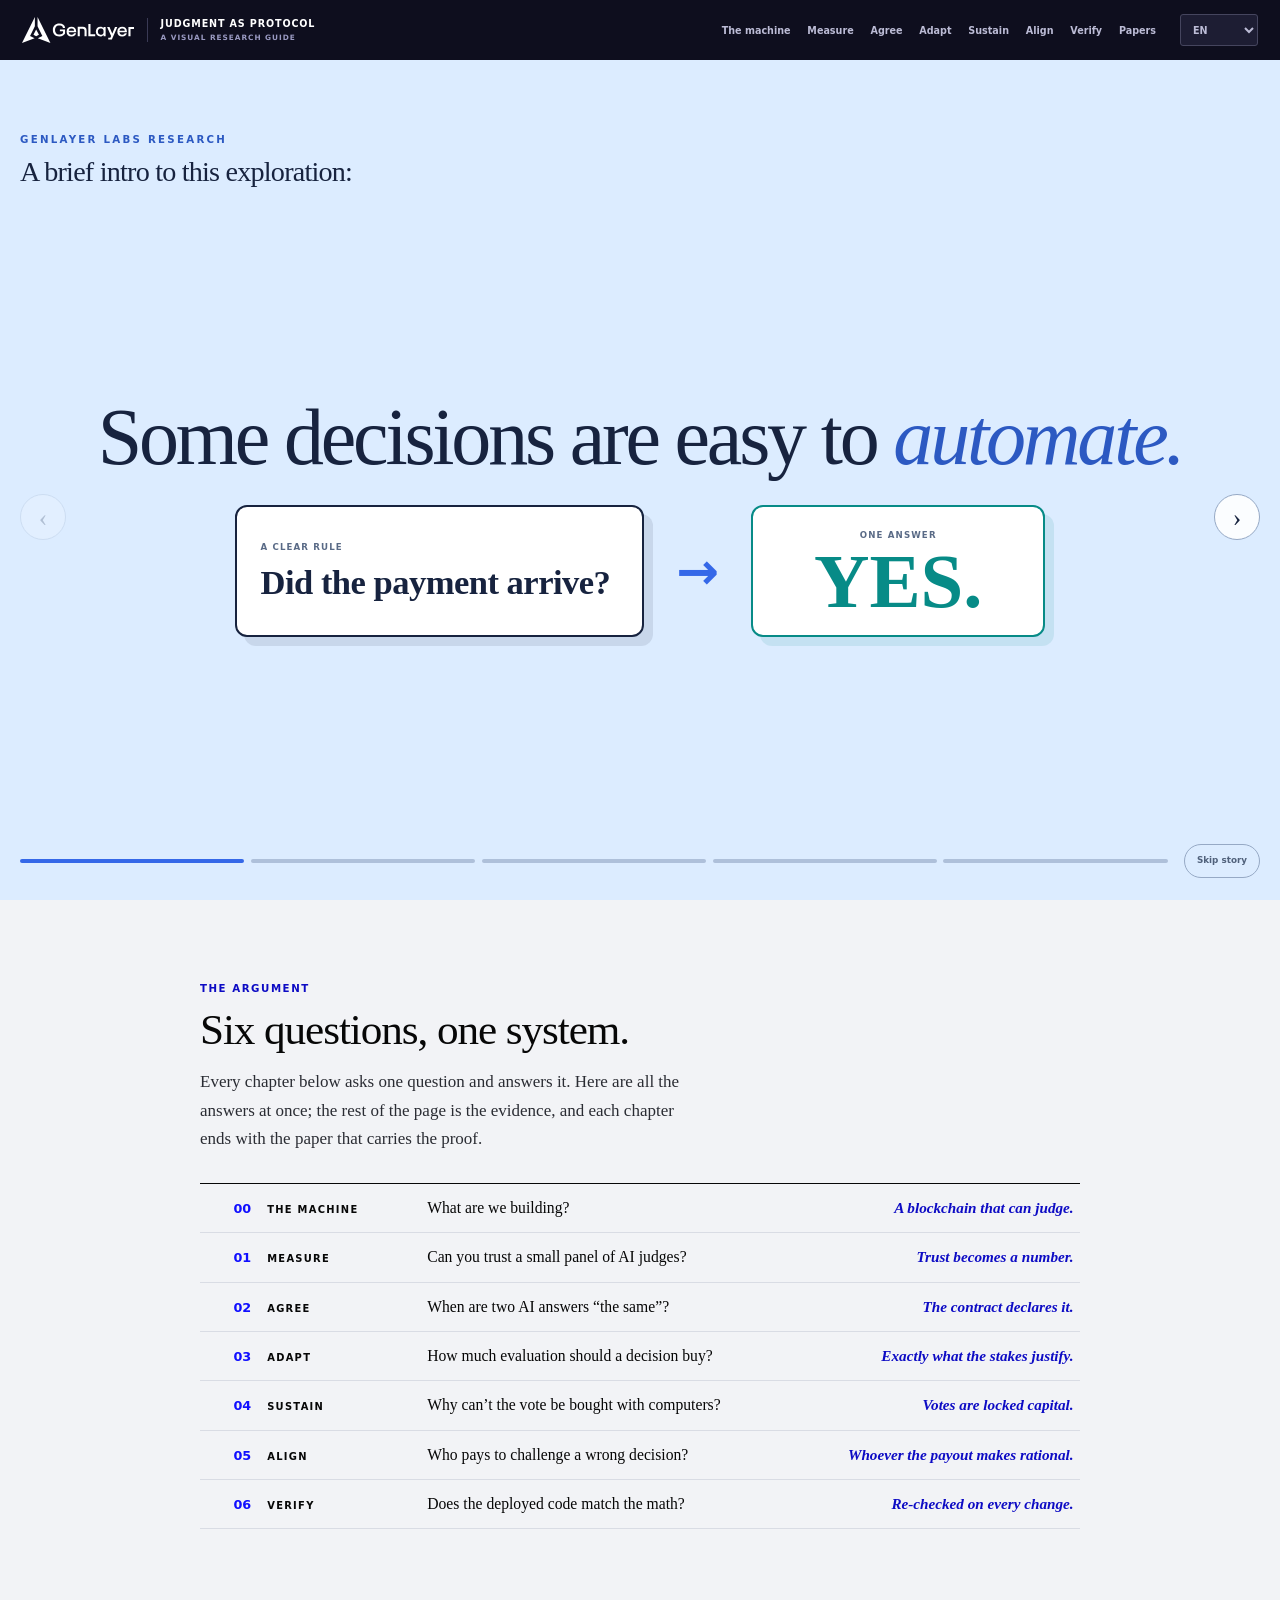
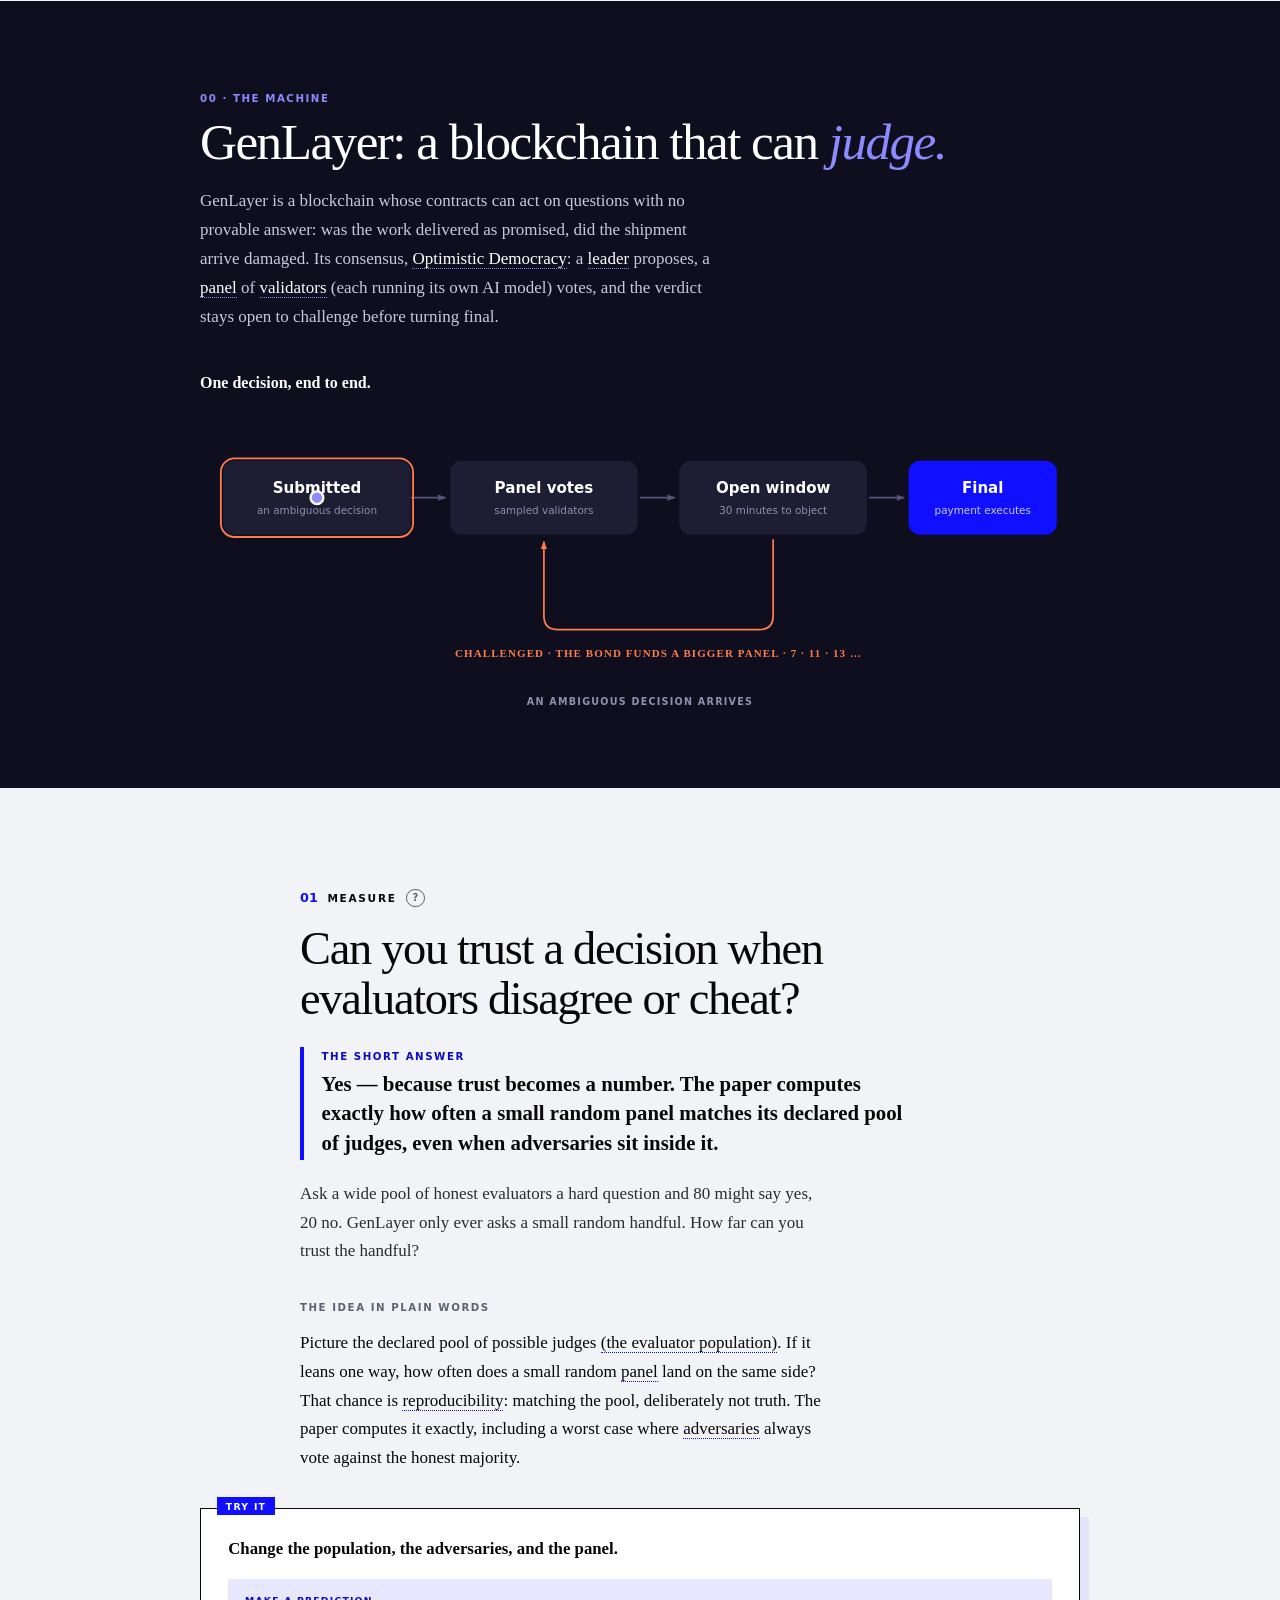
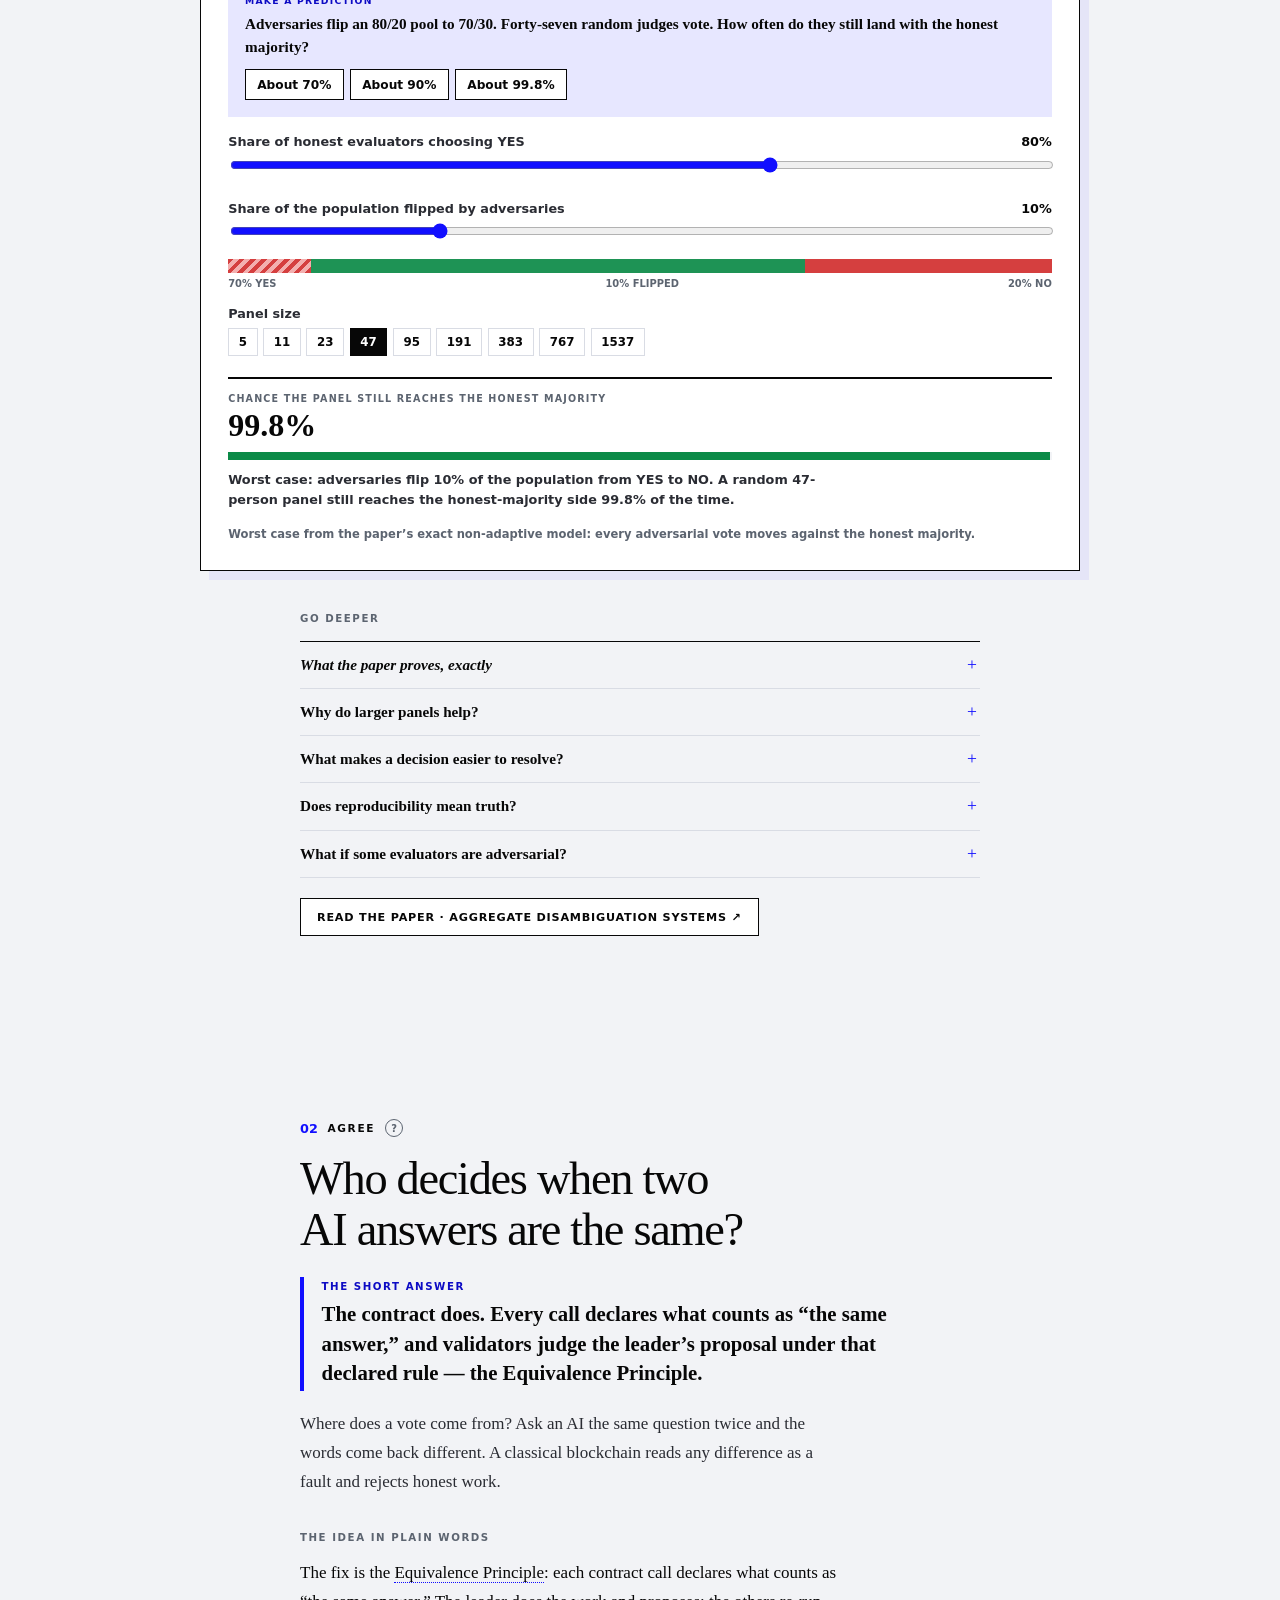
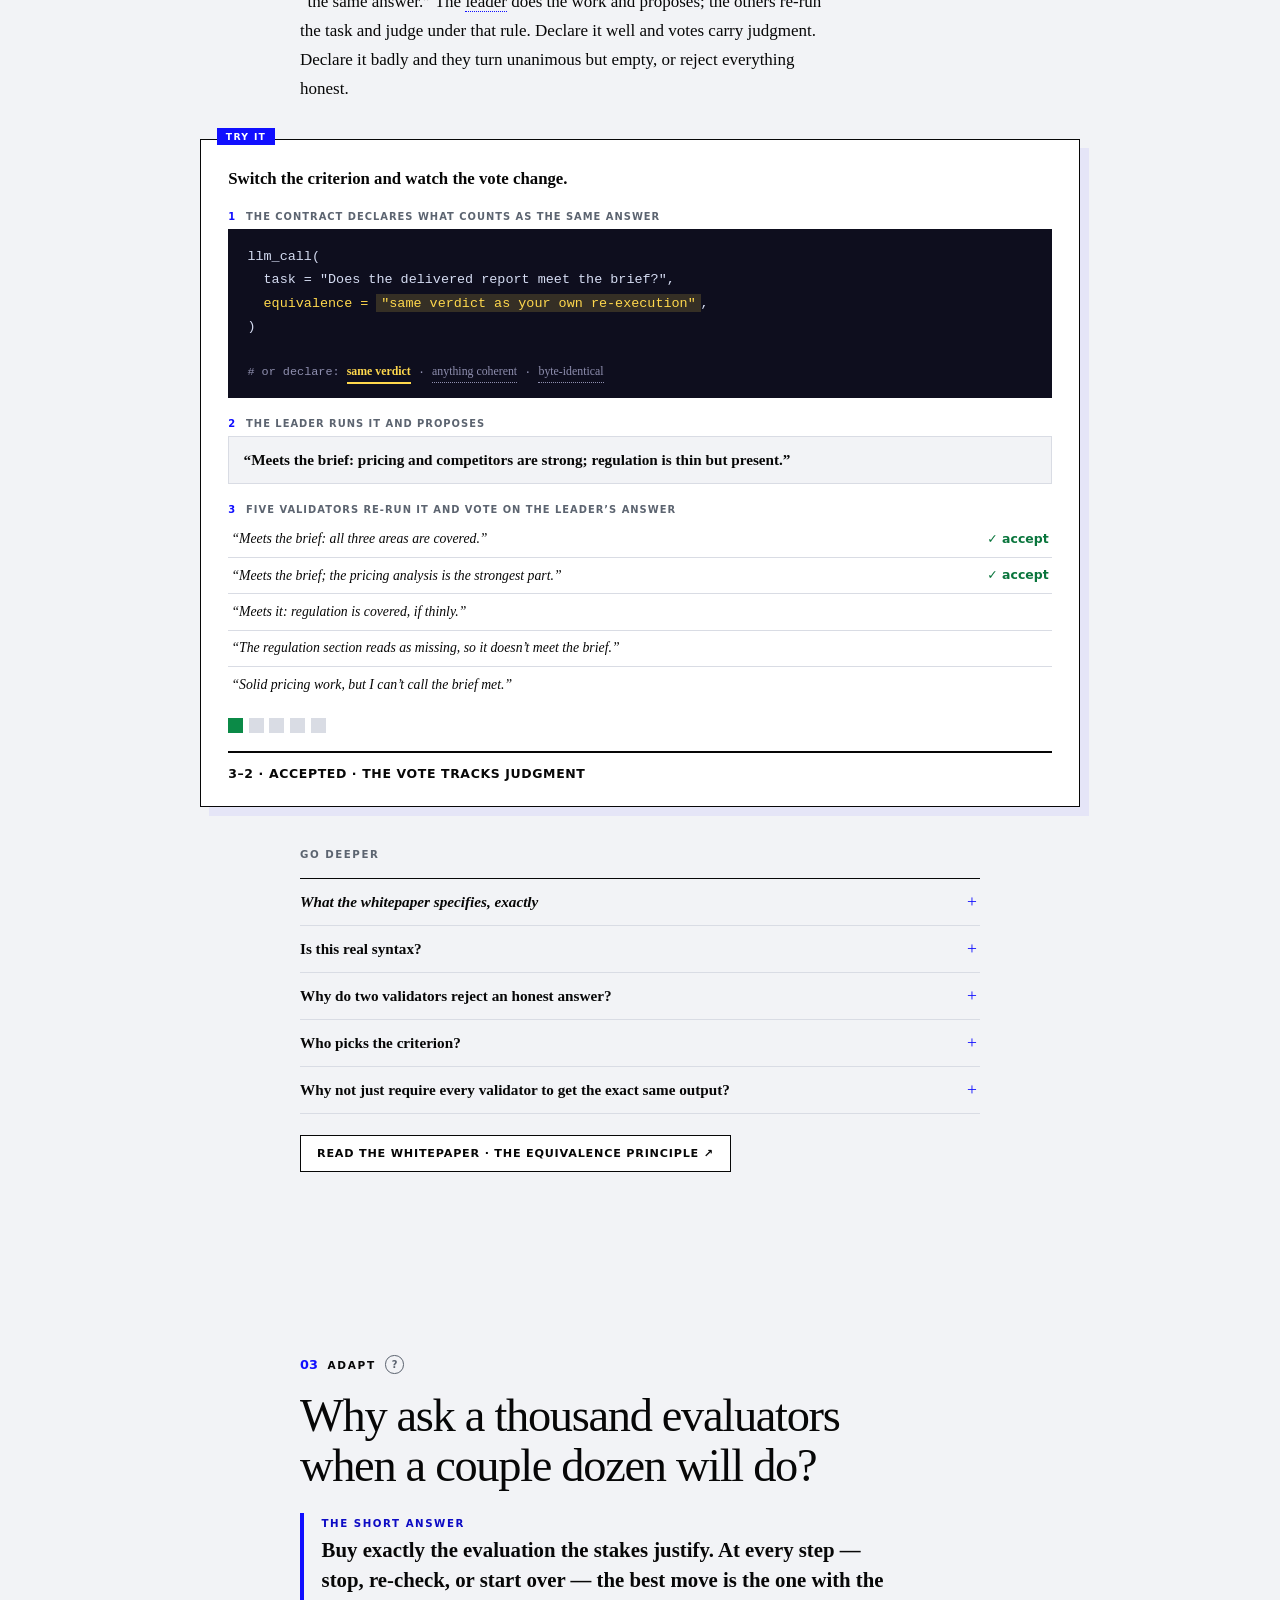
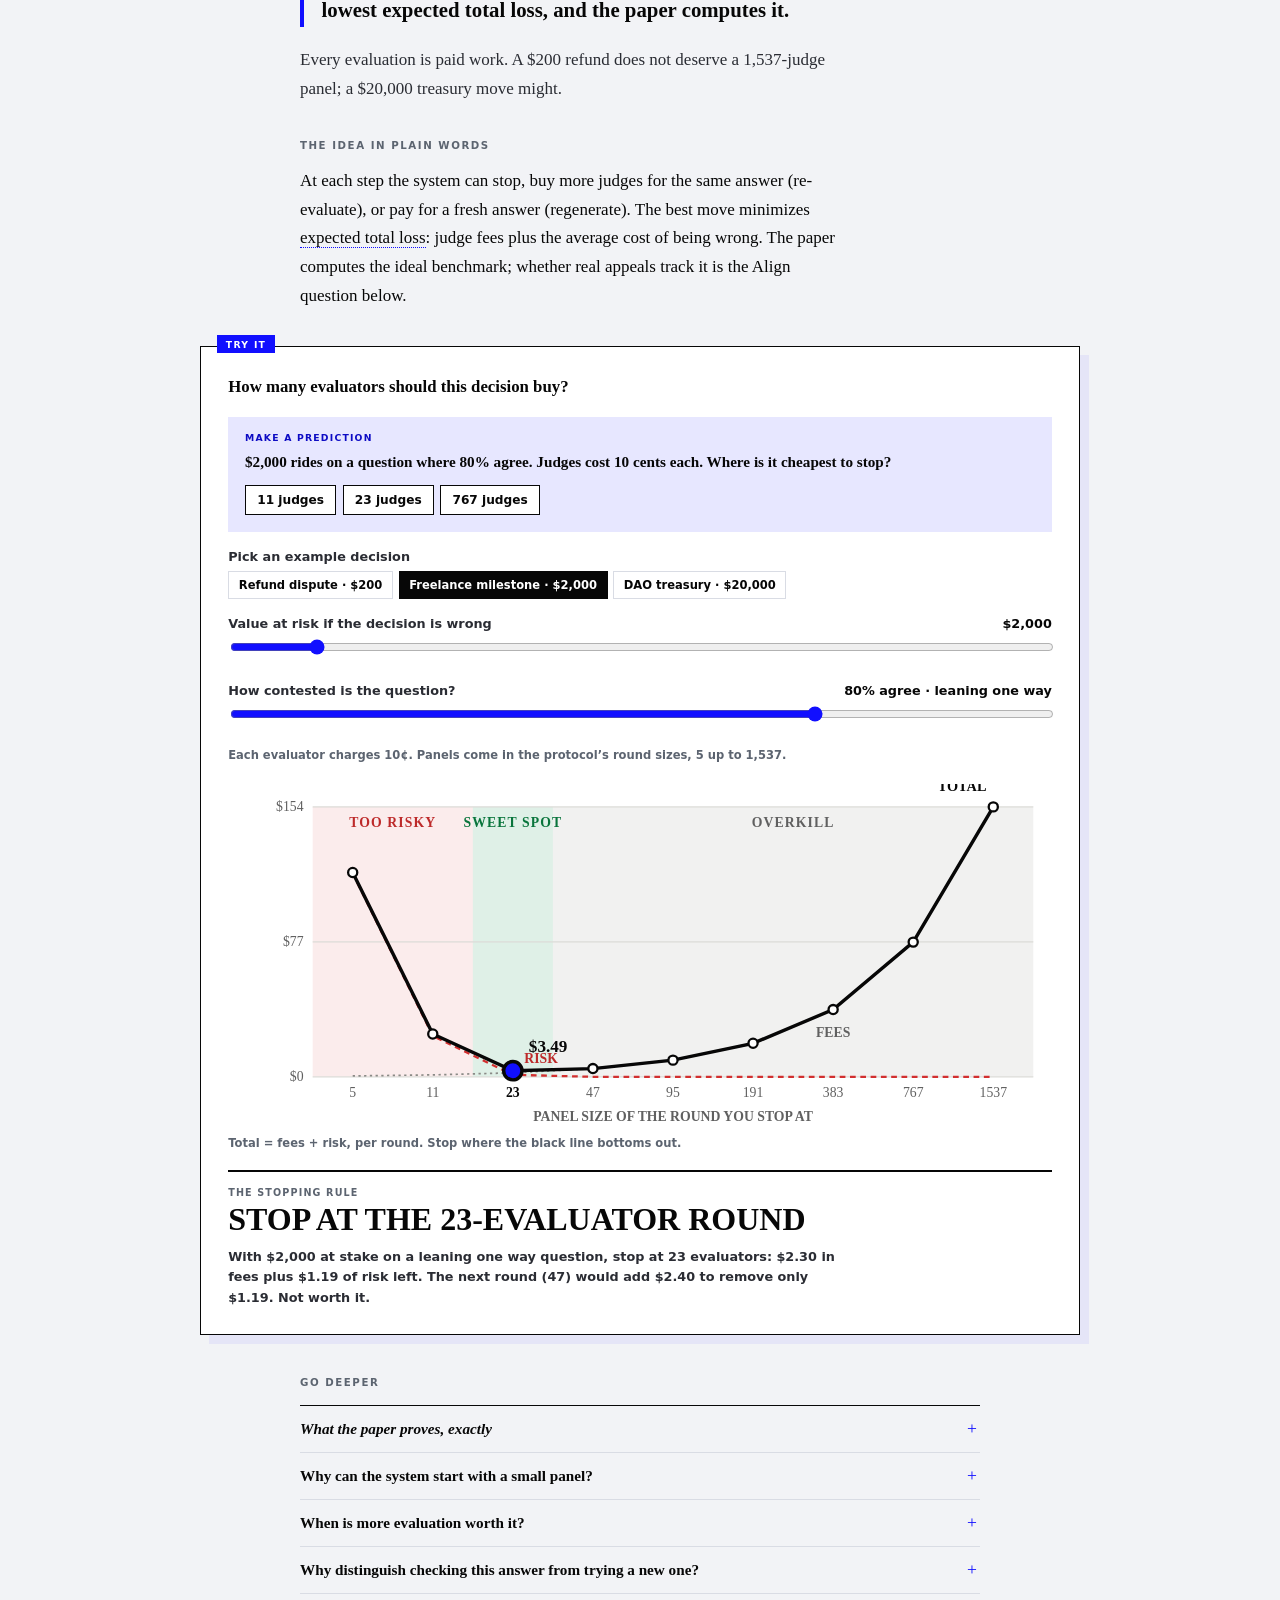
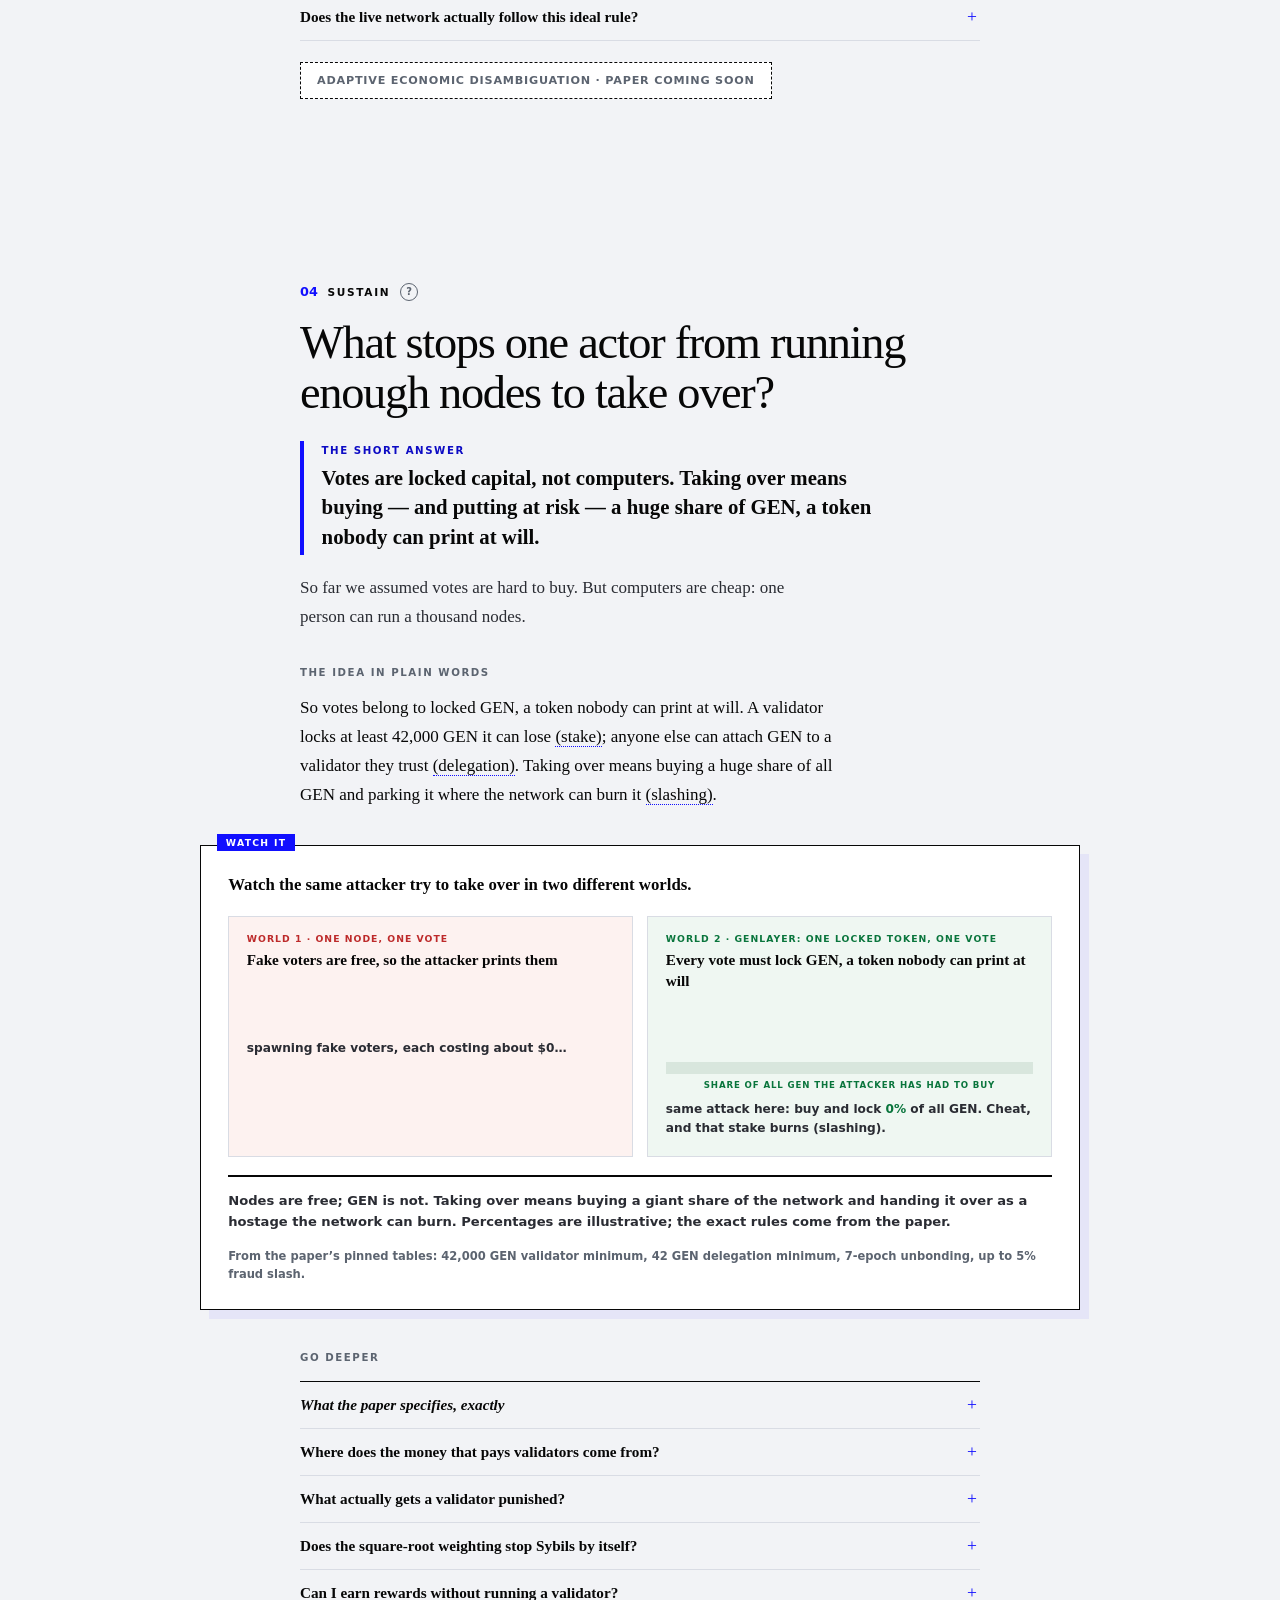
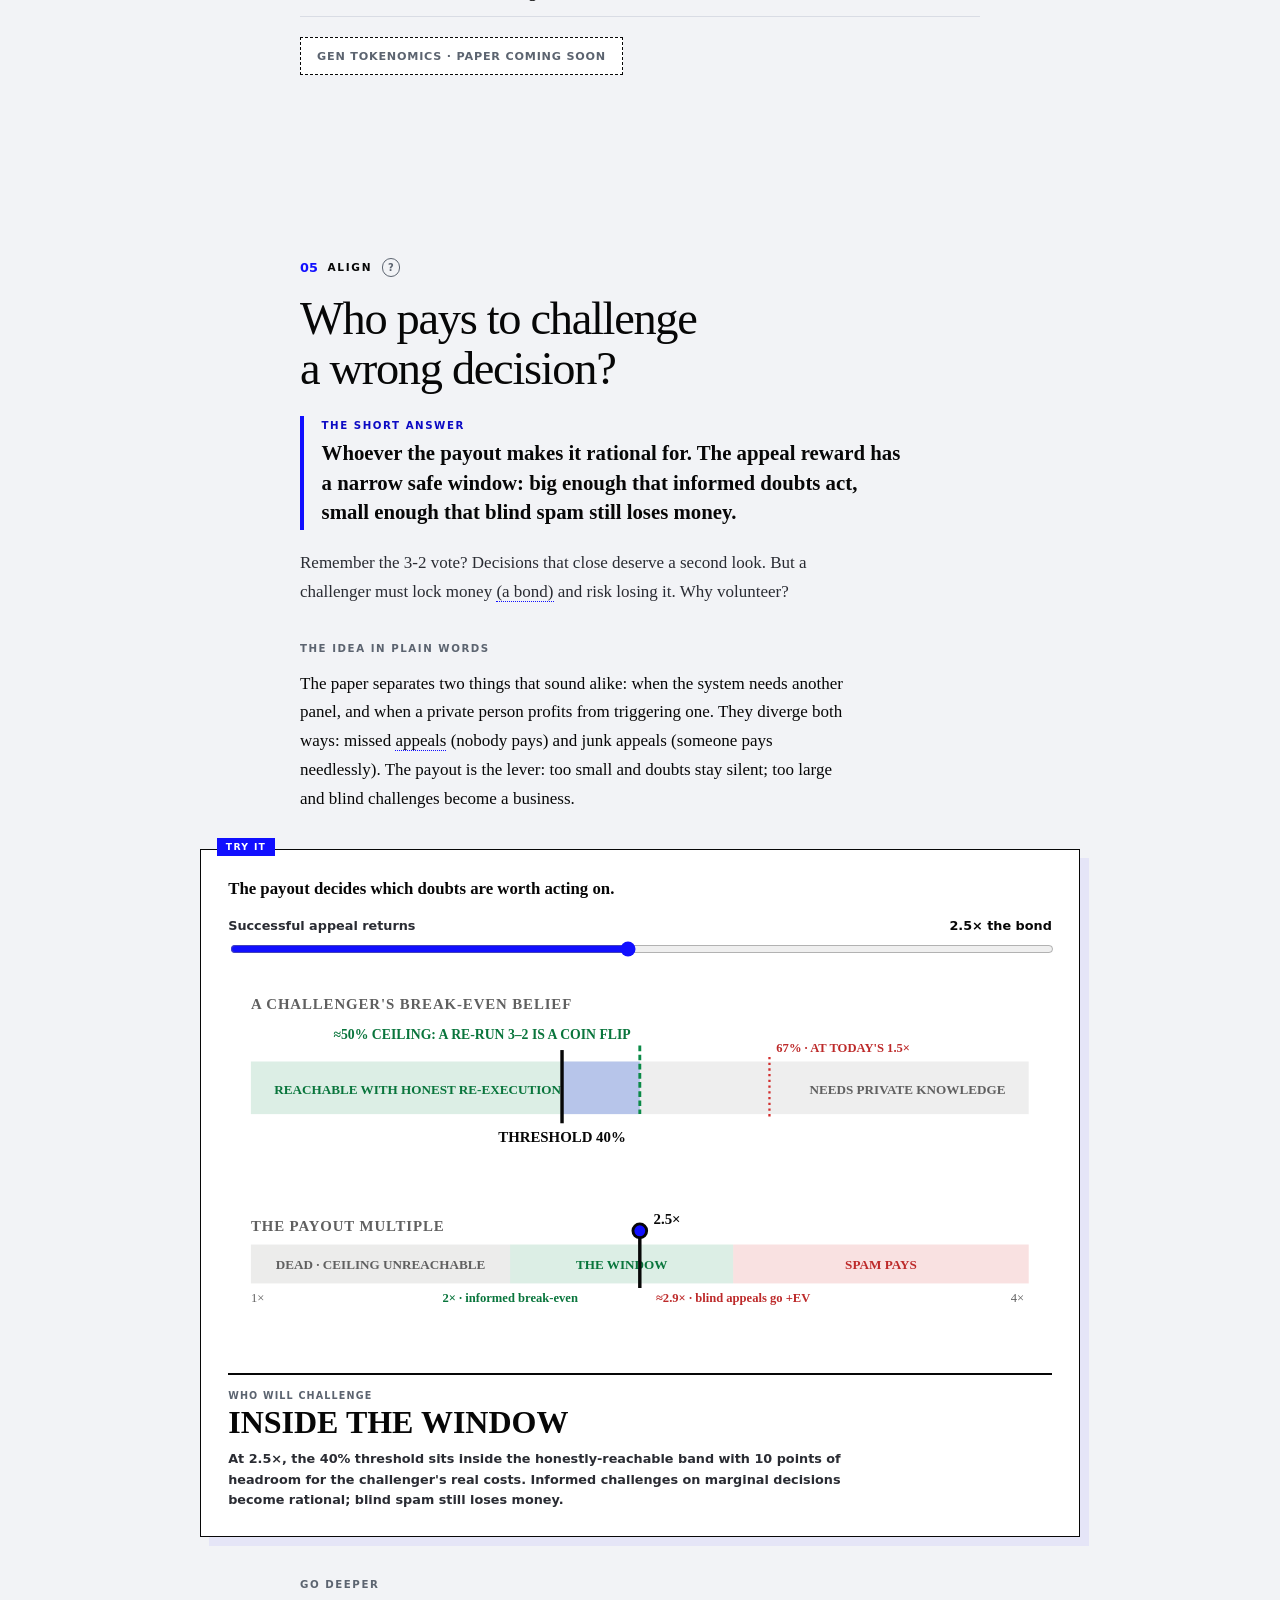
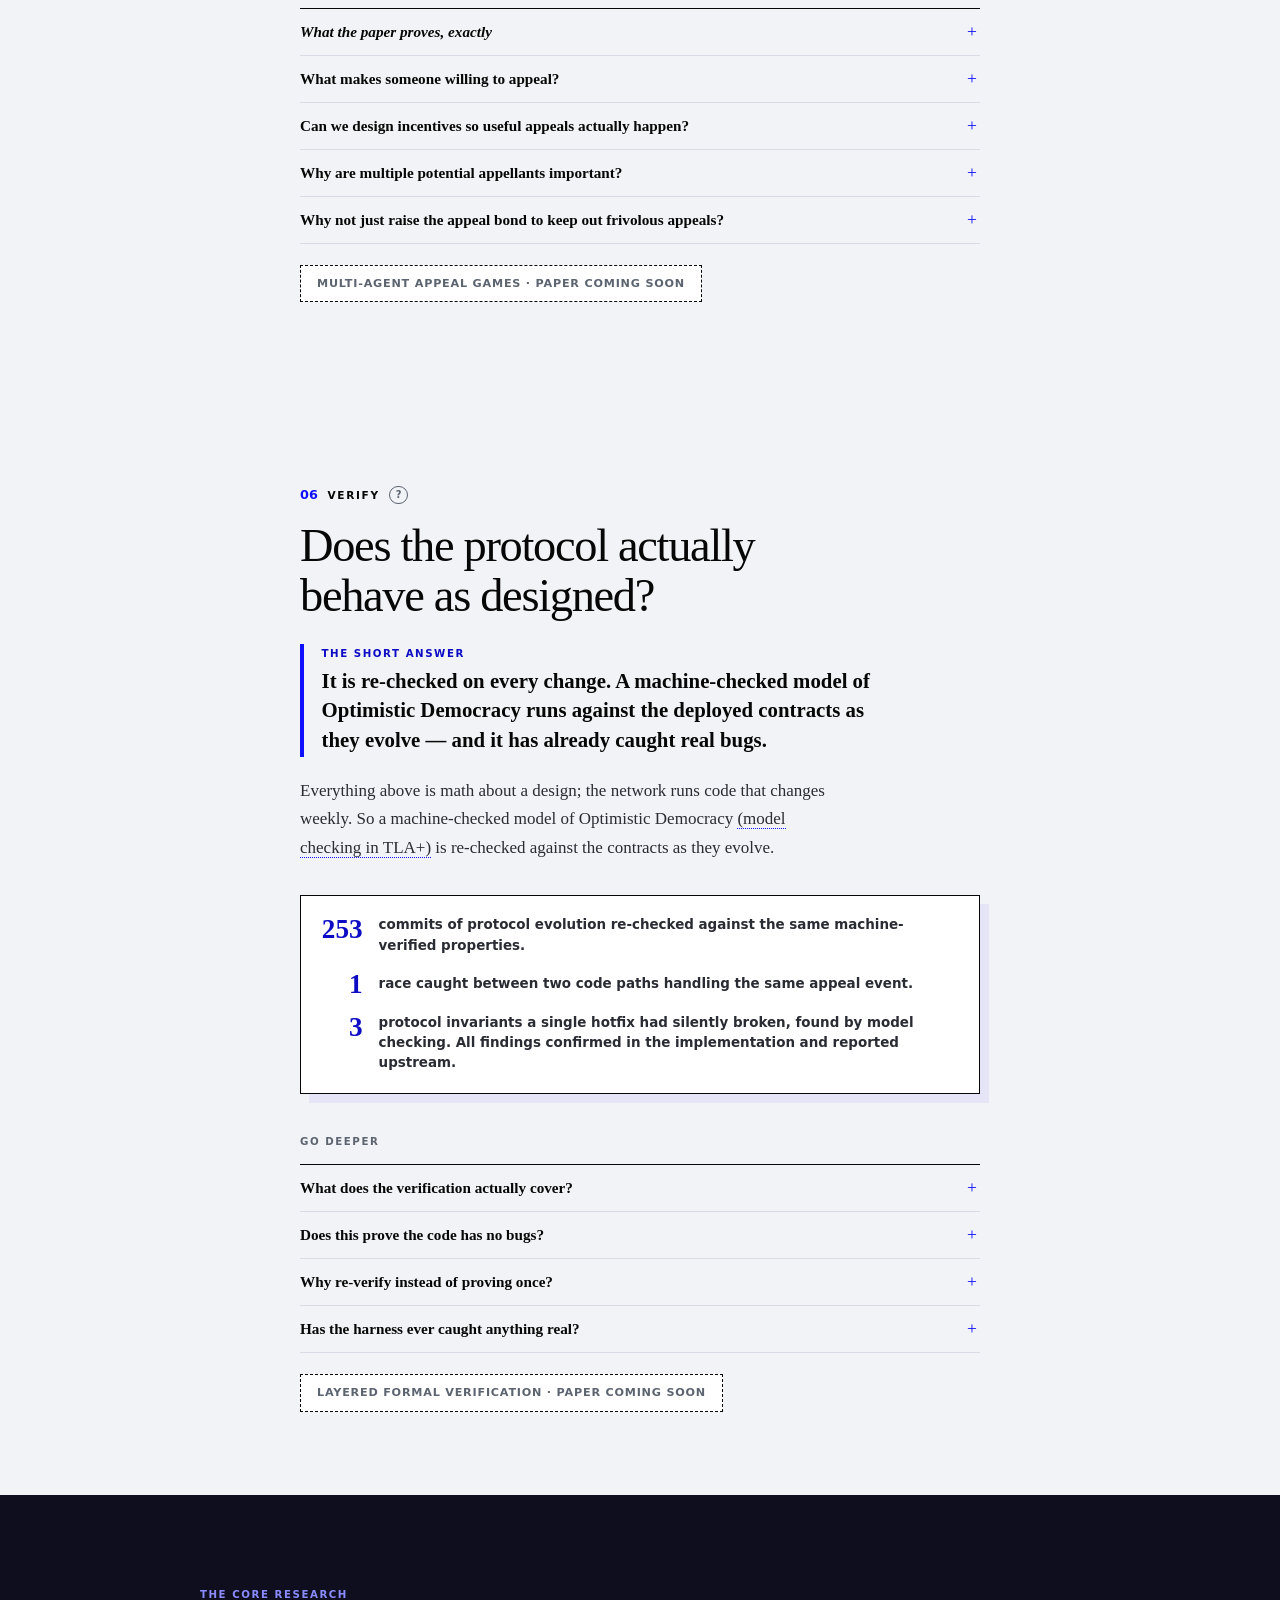
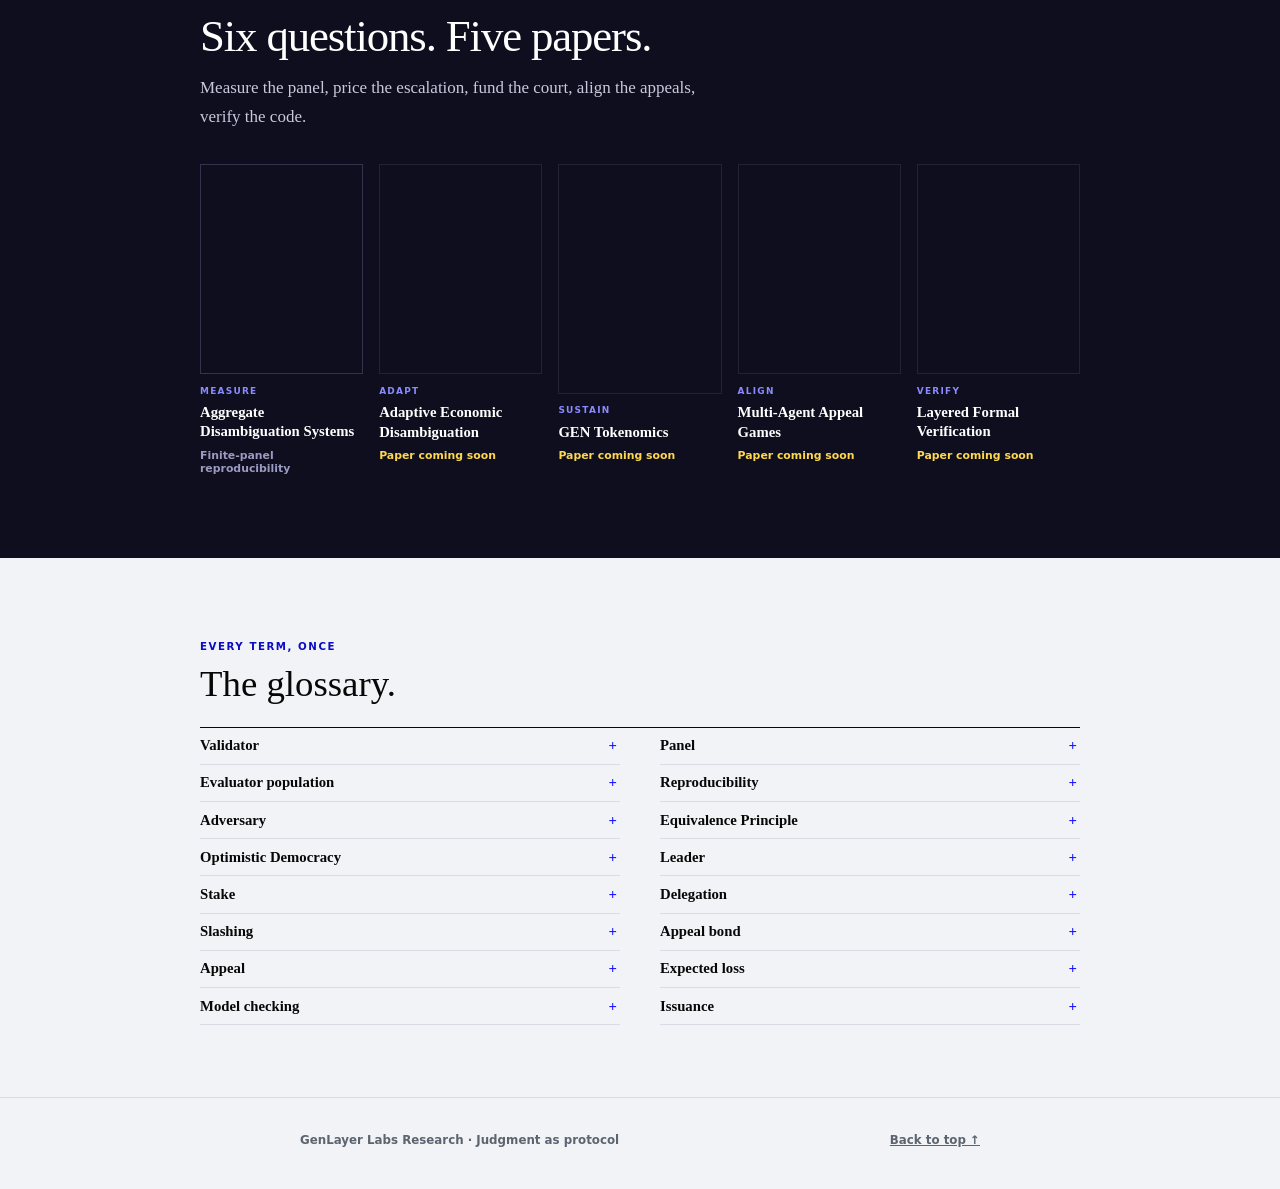
<file: v2/index.html>
<!doctype html>
<html lang="en">
<head>
<meta charset="utf-8" />
<meta name="viewport" content="width=device-width, initial-scale=1" />
<title>Moved to the GenLayer research guide</title>
<link rel="canonical" href="https://genlayerlabs.github.io/research/" />
<meta name="robots" content="noindex, follow" />
<meta http-equiv="refresh" content="0; url=https://genlayerlabs.github.io/research/" />
<style>
  :root { color-scheme: light dark; }
  body { margin: 0; min-height: 100vh; display: grid; place-content: center;
         gap: .75rem; padding: 2rem; text-align: center;
         font: 400 1rem/1.5 Georgia, serif; background: #f5f5f5; color: #070707; }
  p { margin: 0; }
  a { color: #110FFF; }
  @media (prefers-color-scheme: dark) { body { background: #101014; color: #f5f5f5; } a { color: #8B8AFF; } }
</style>
</head>
<body>
  <p>This guide now lives at its main address.</p>
  <p><a href="https://genlayerlabs.github.io/research/">Continue to the GenLayer research guide</a></p>
</body>
</html>
</file>
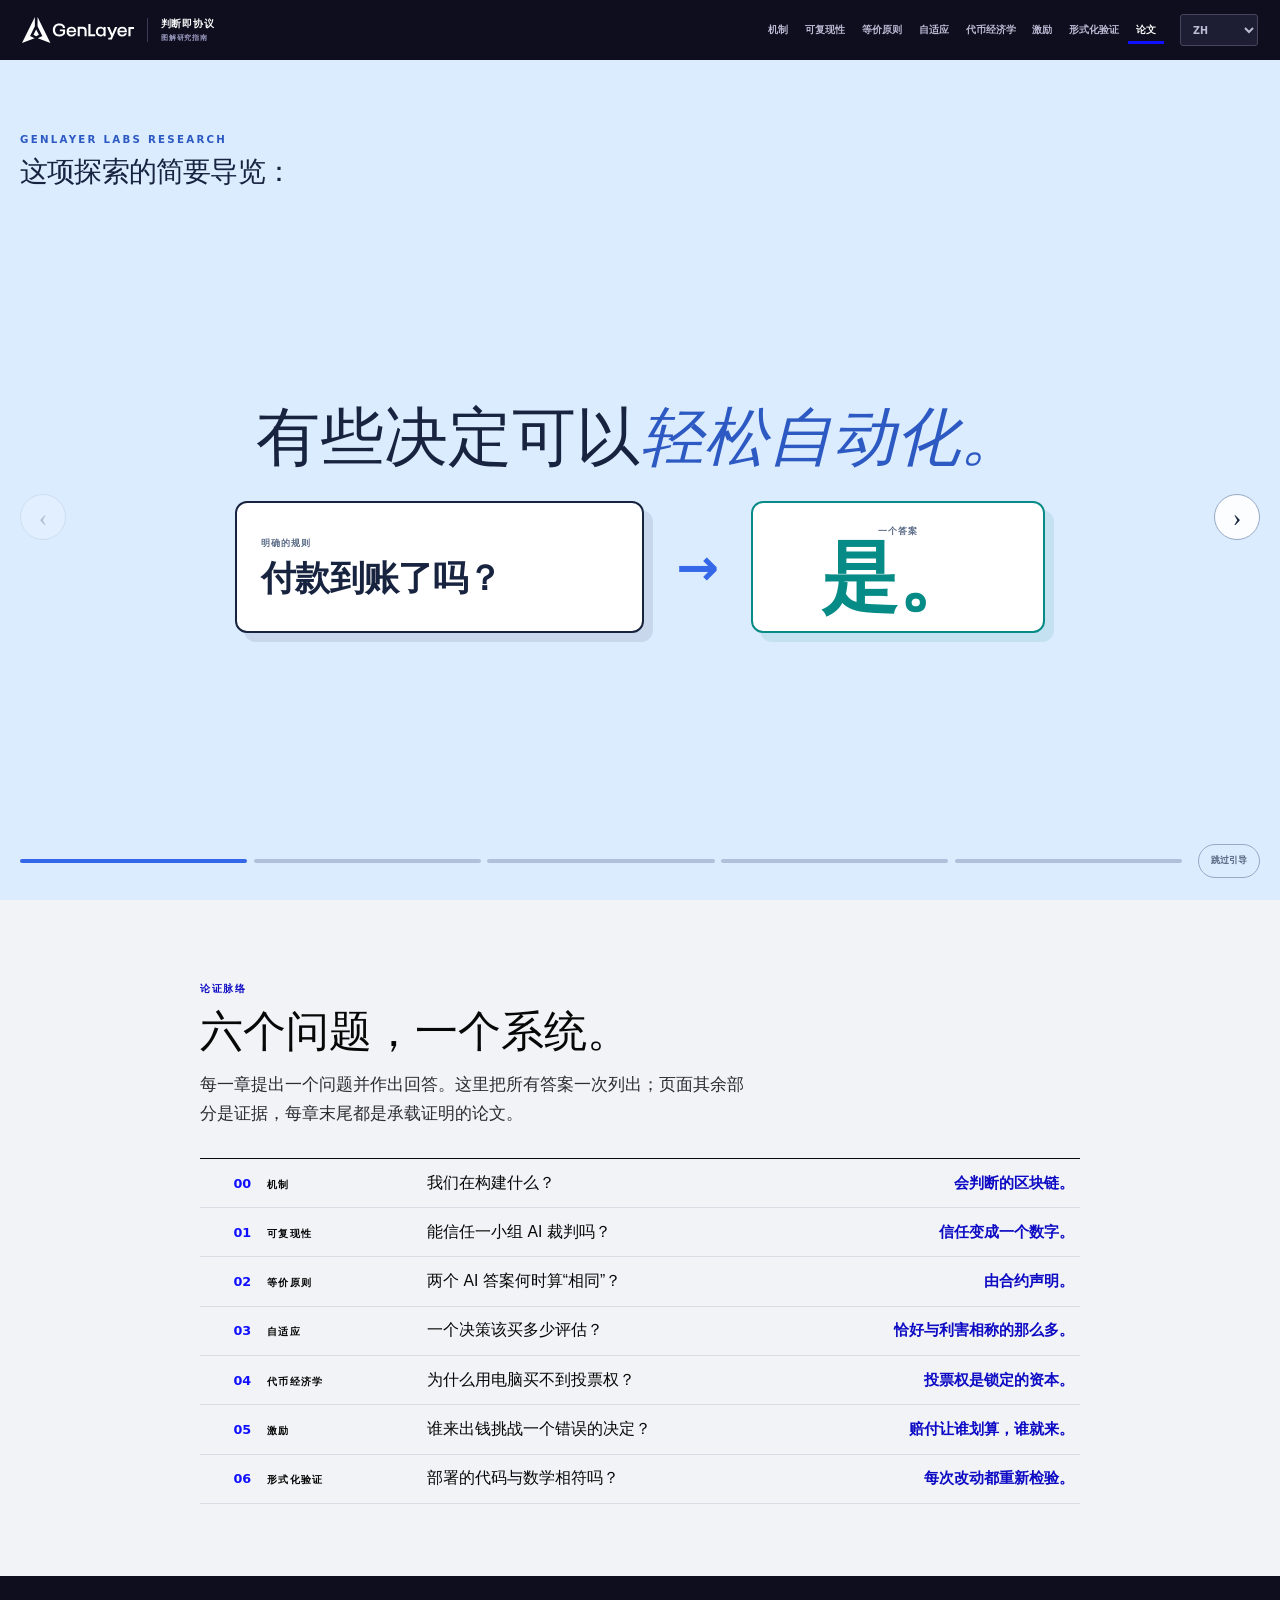
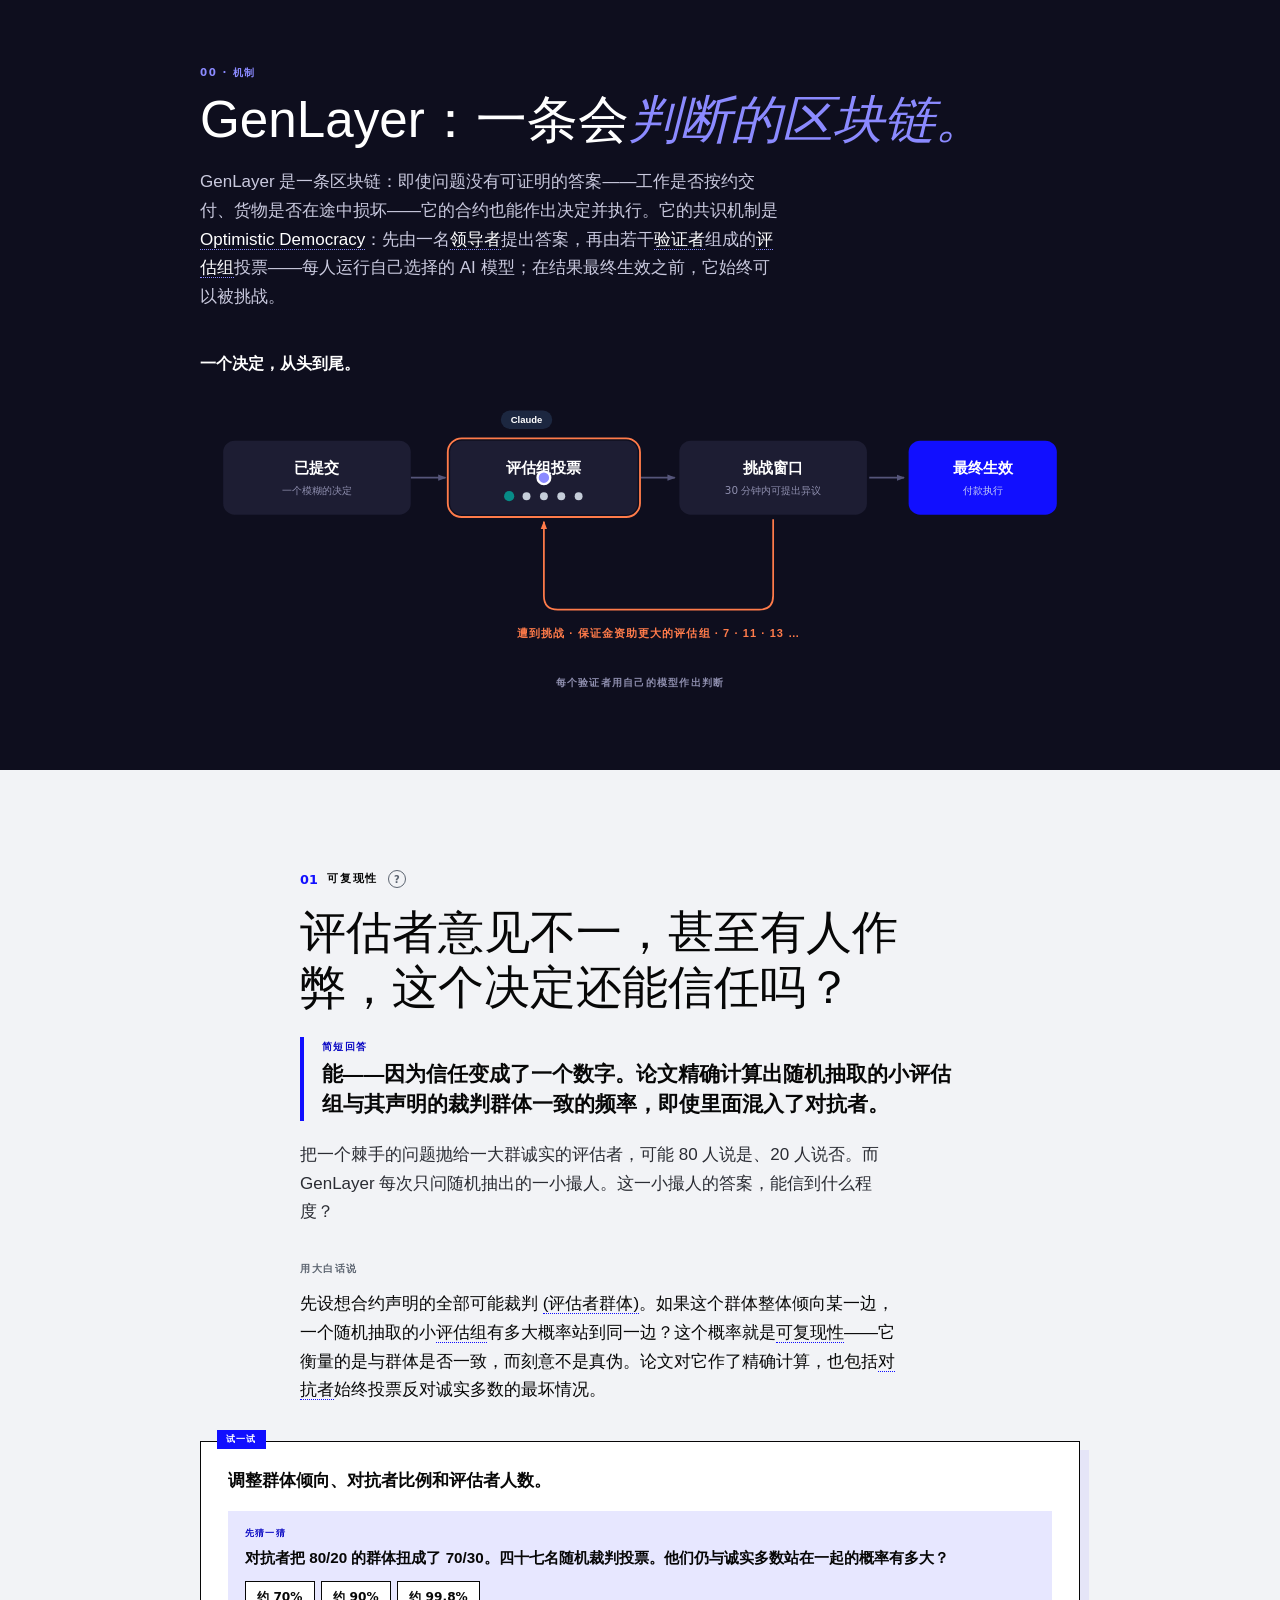
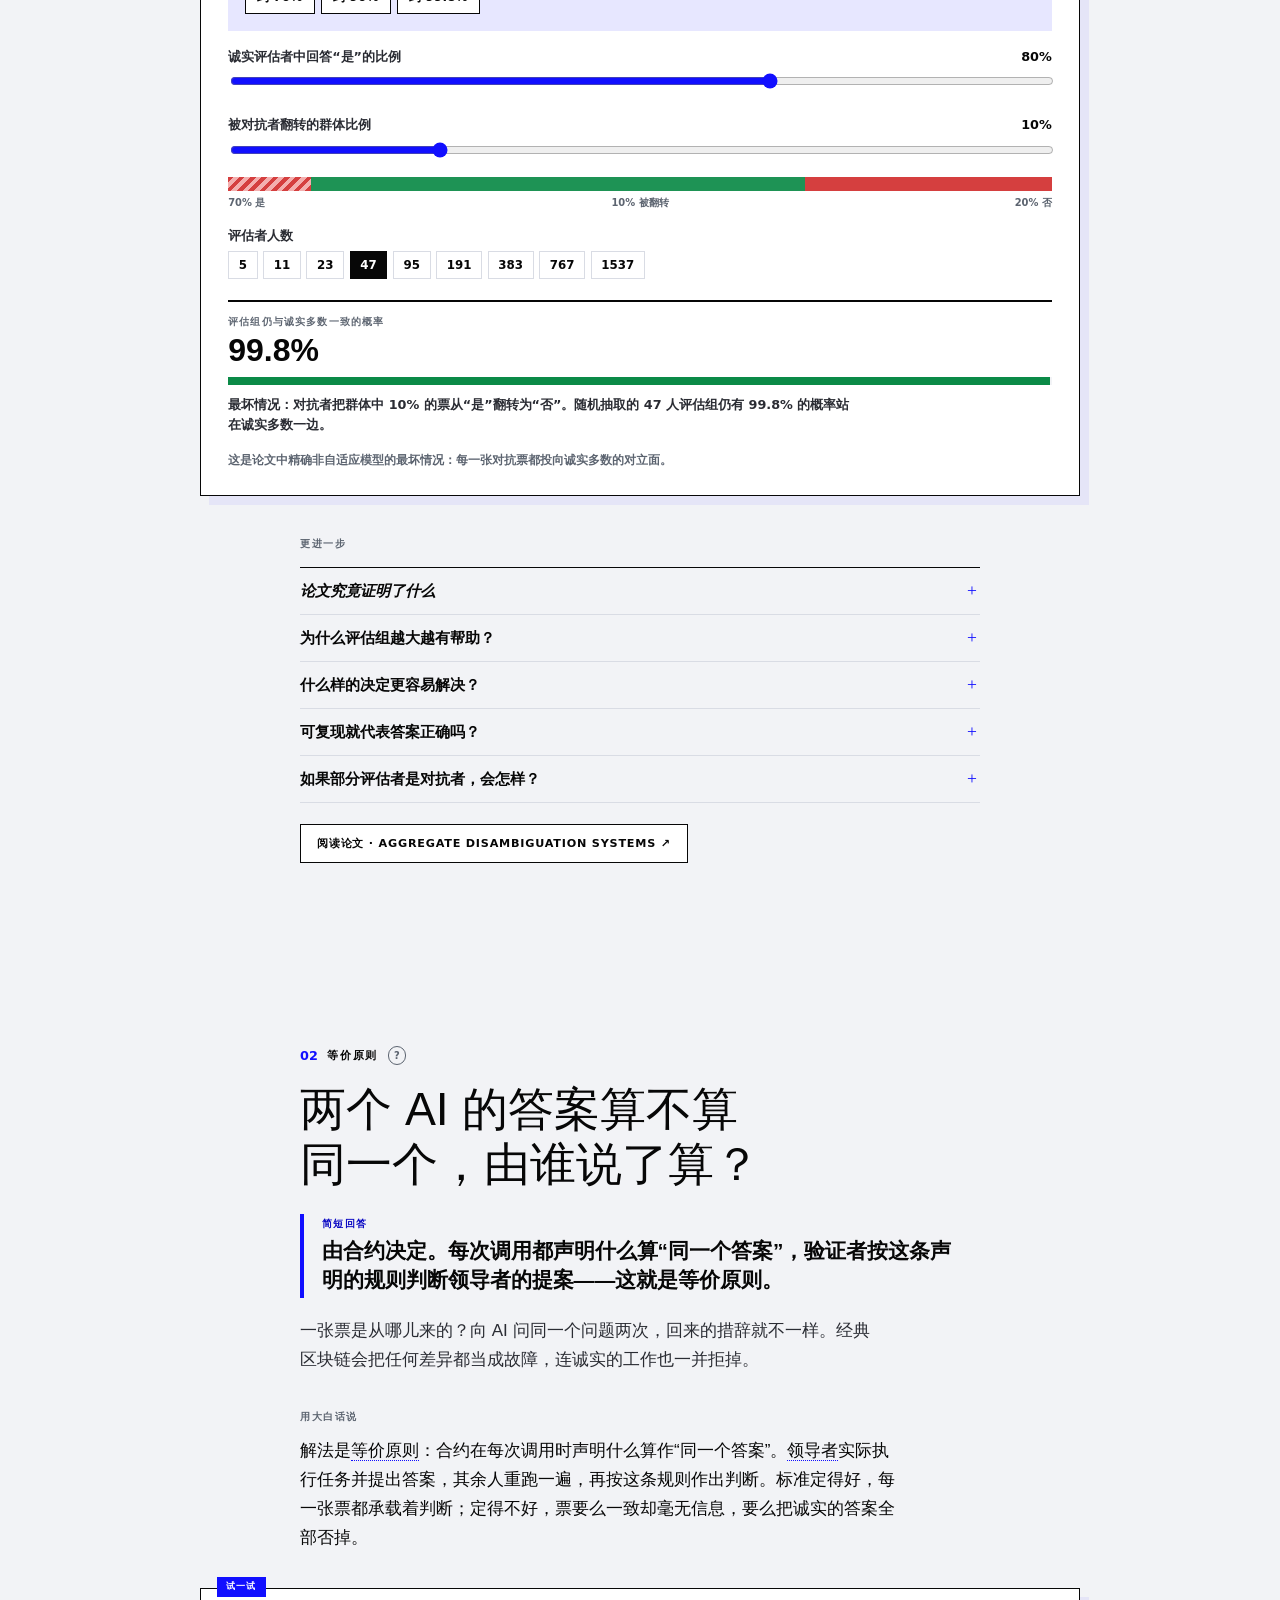
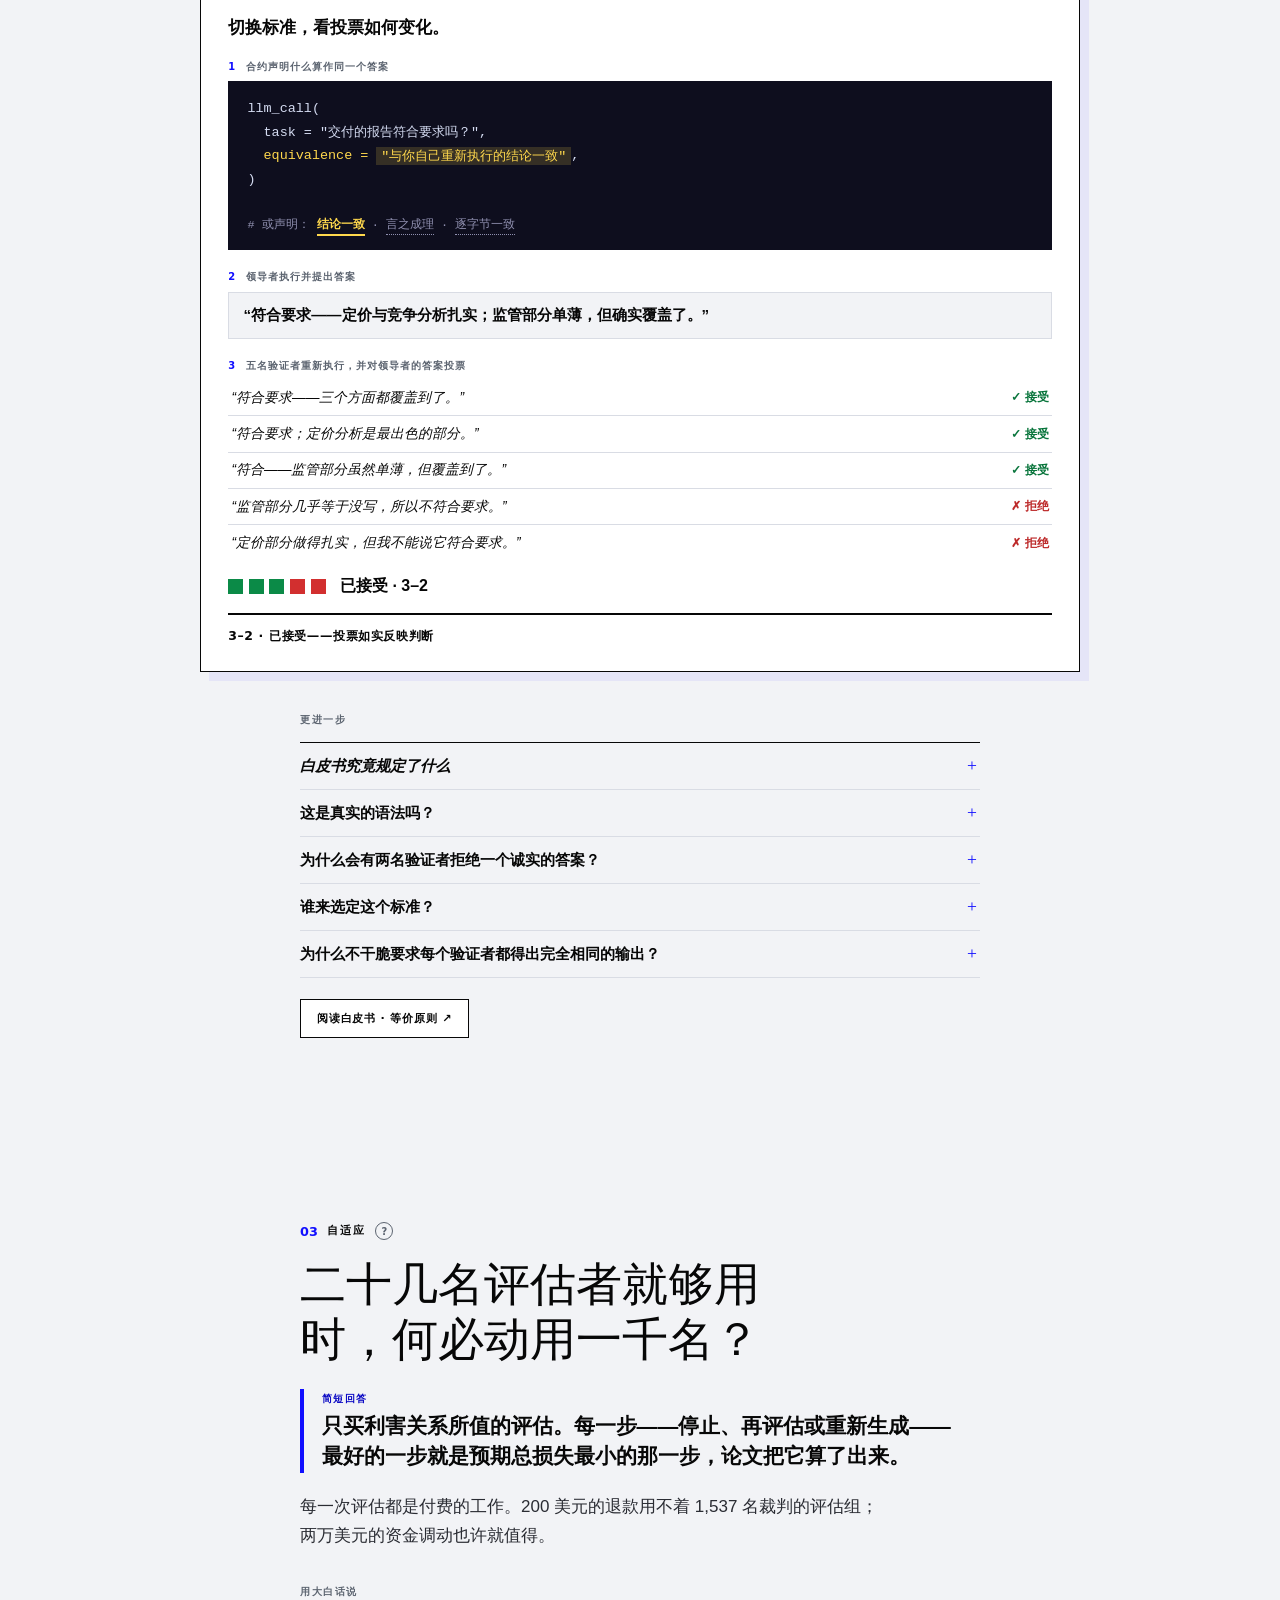
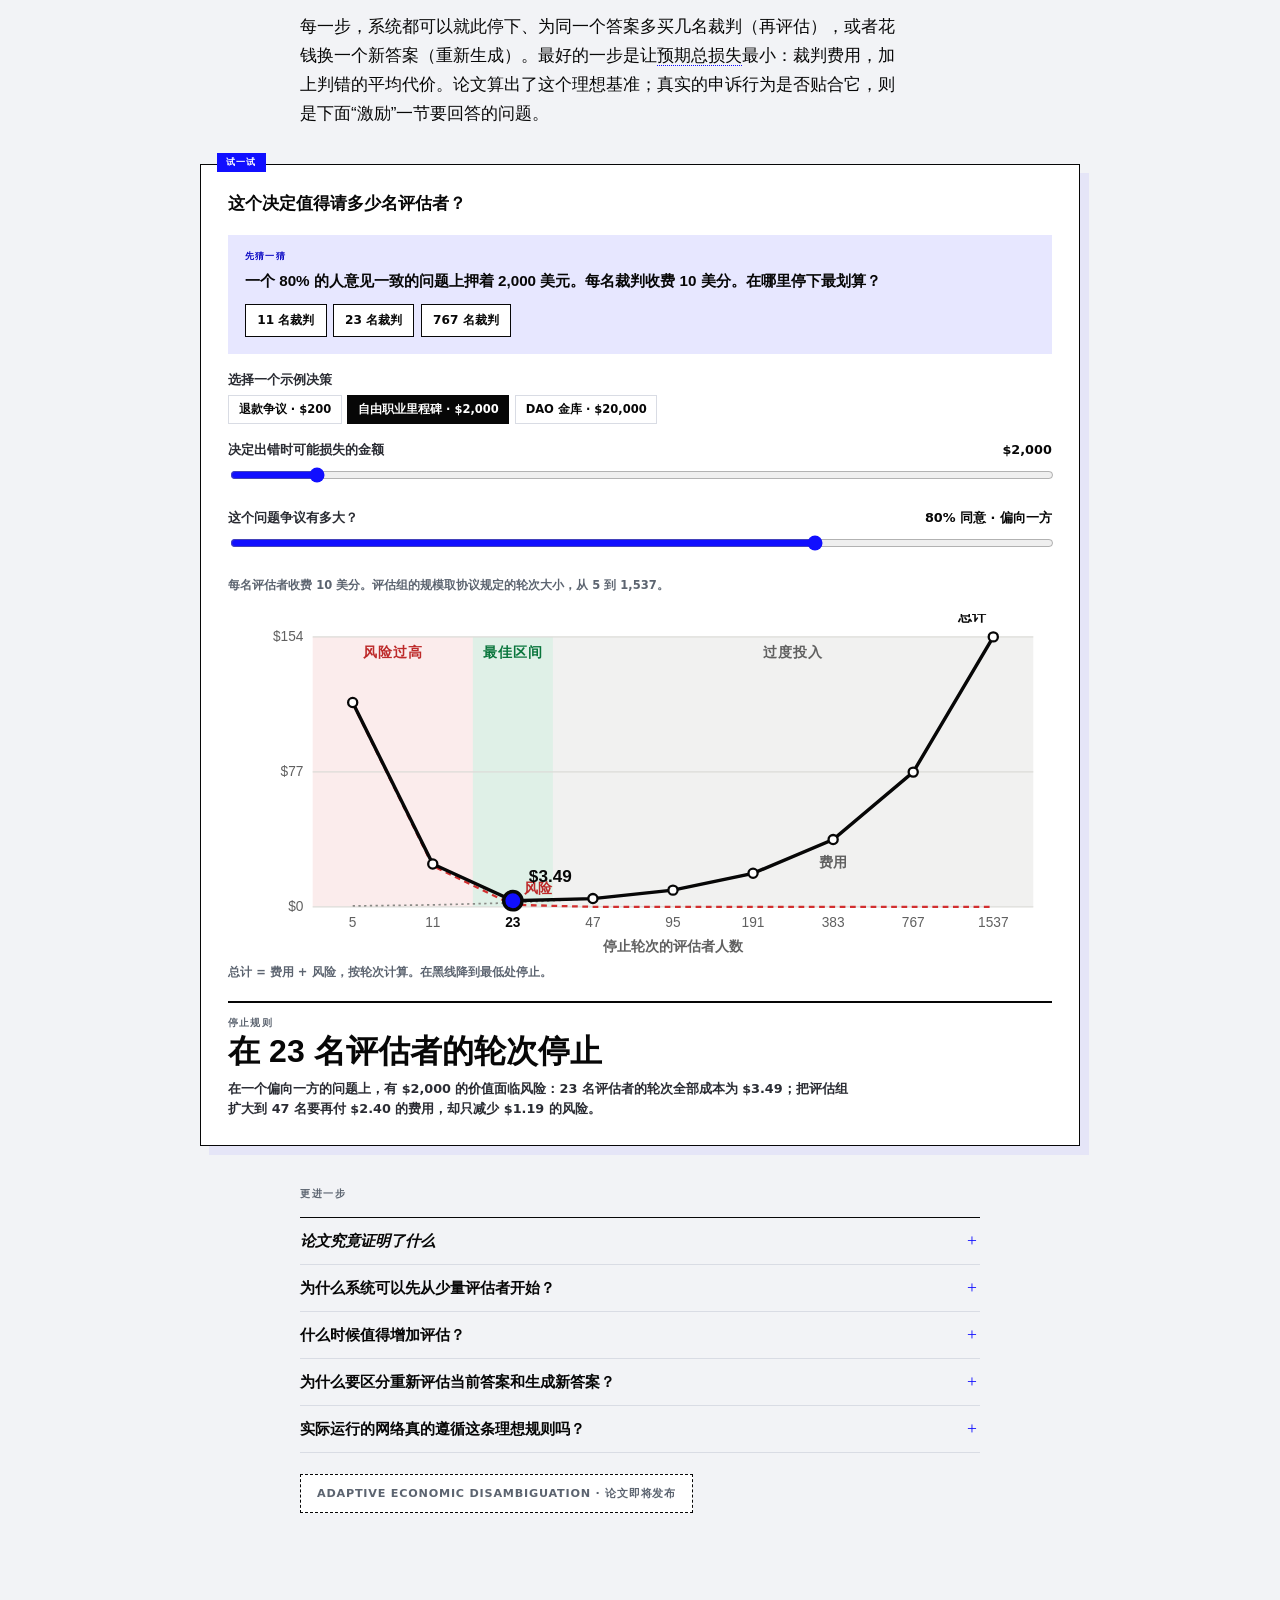
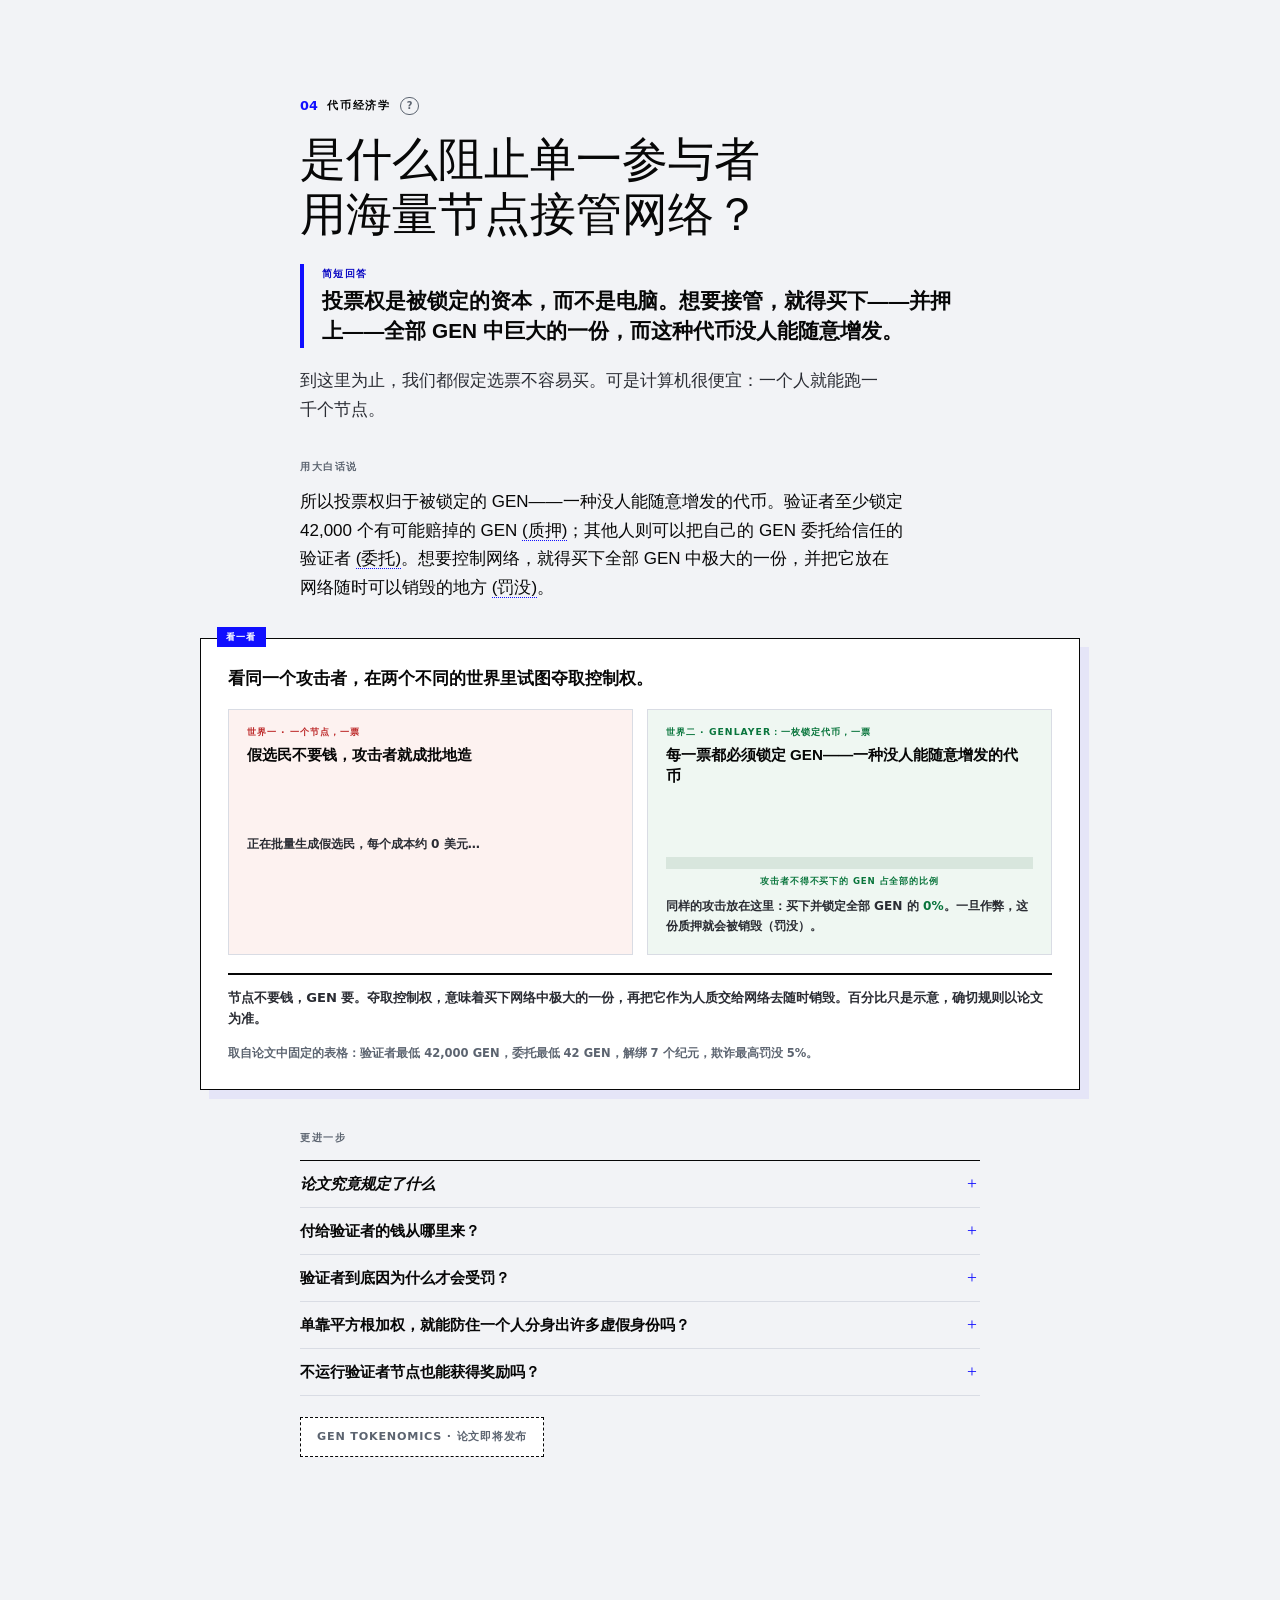
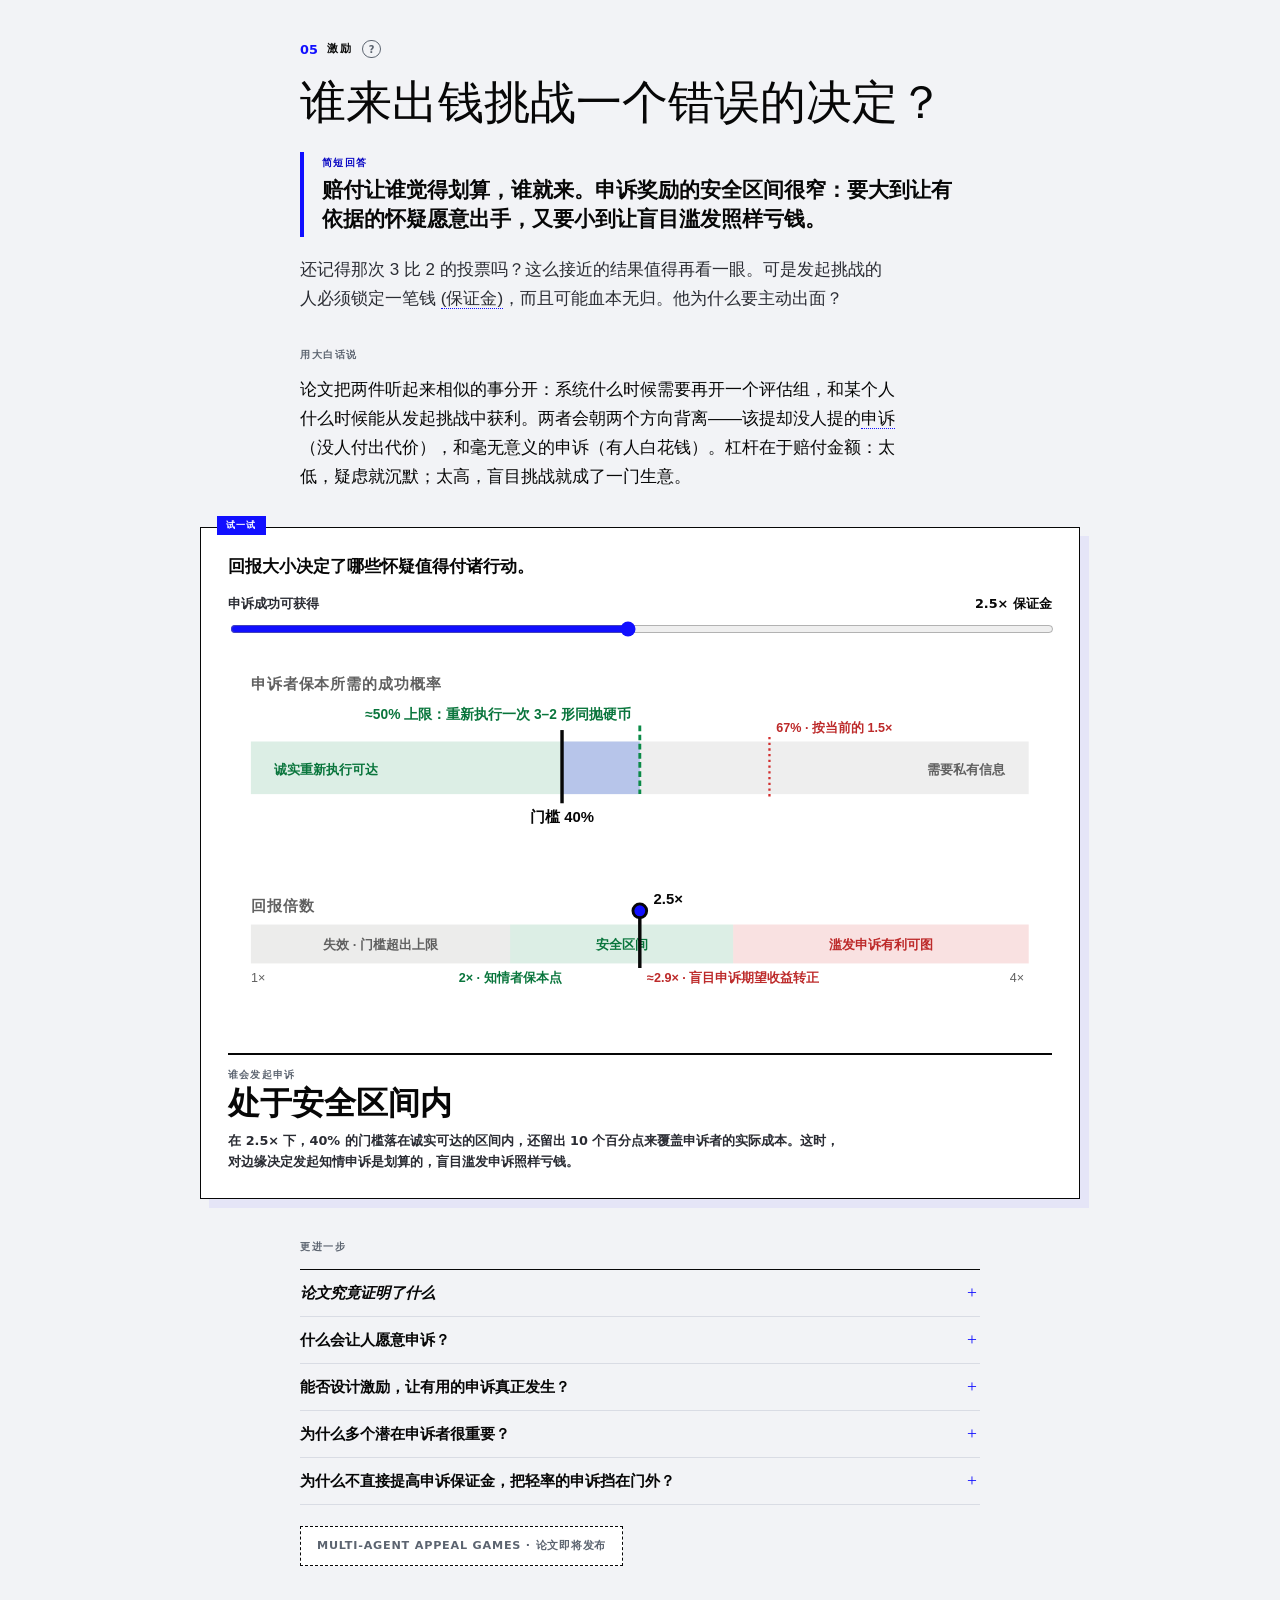
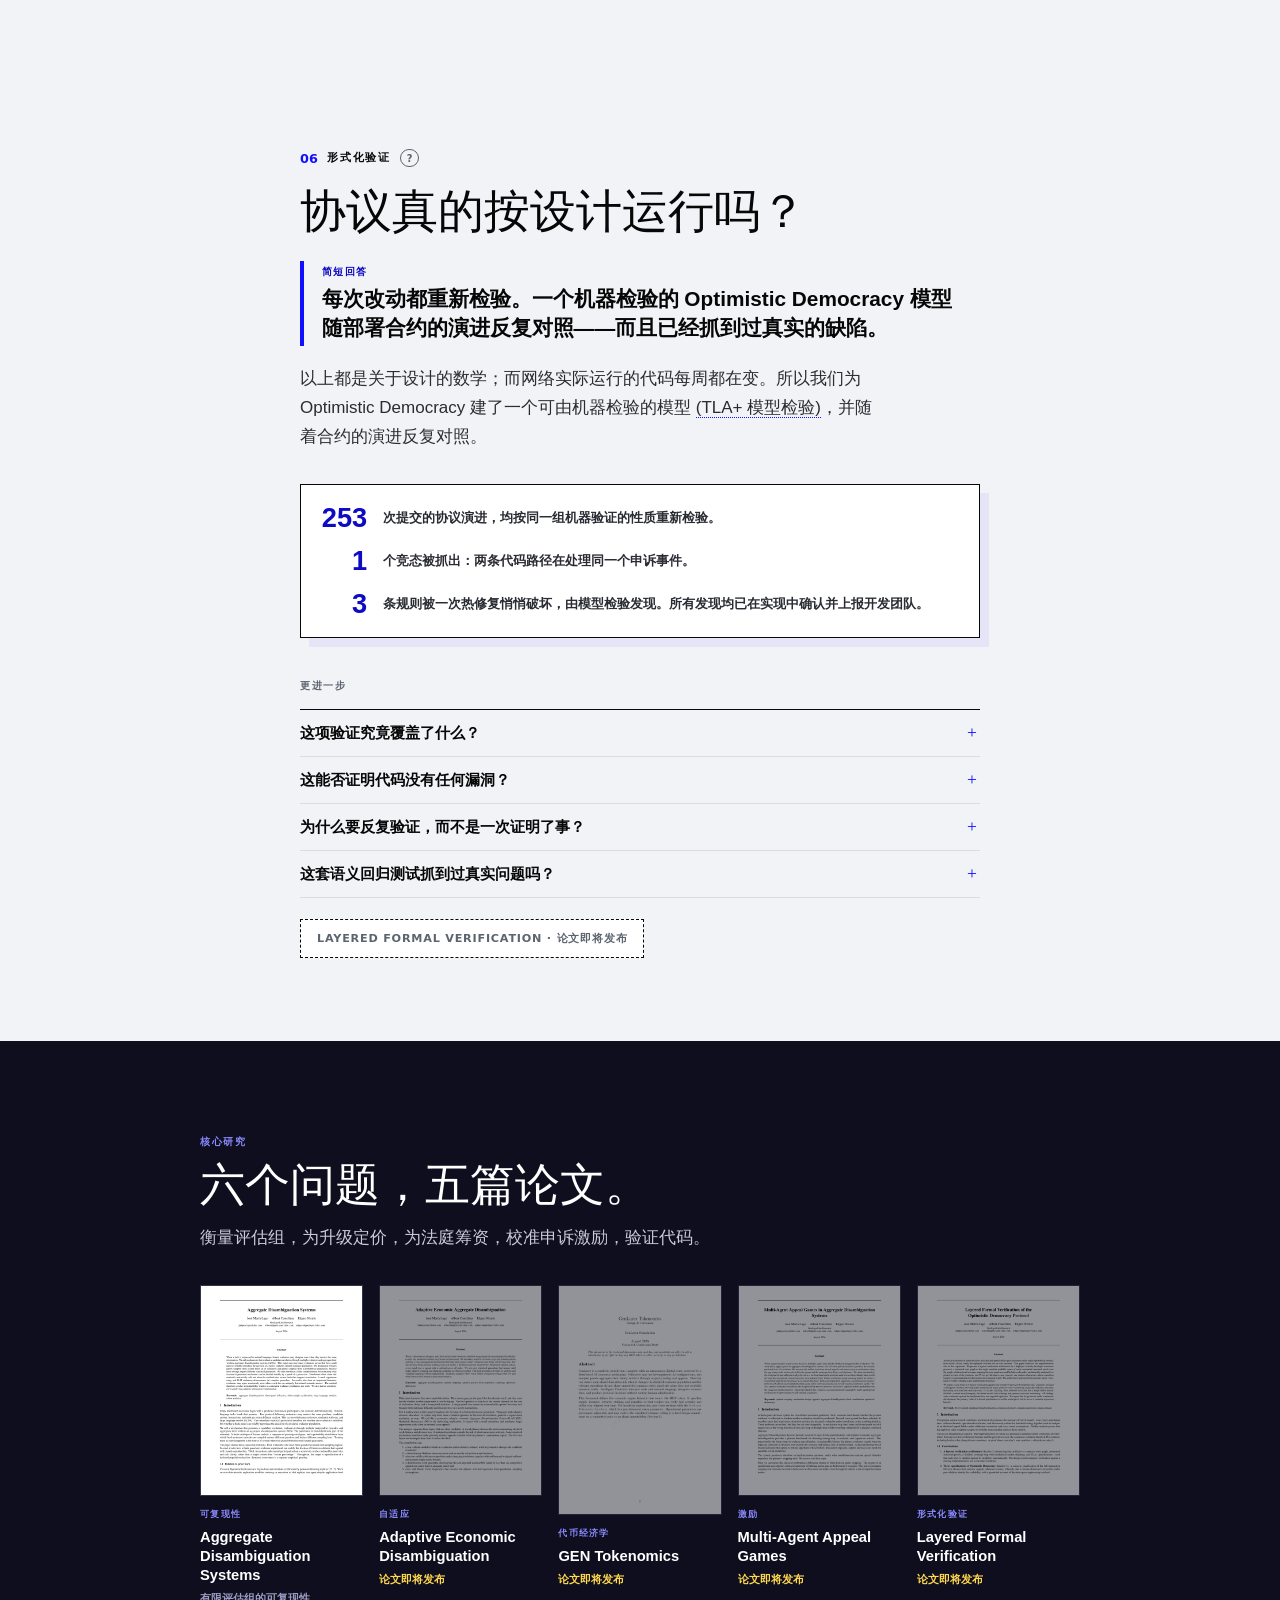
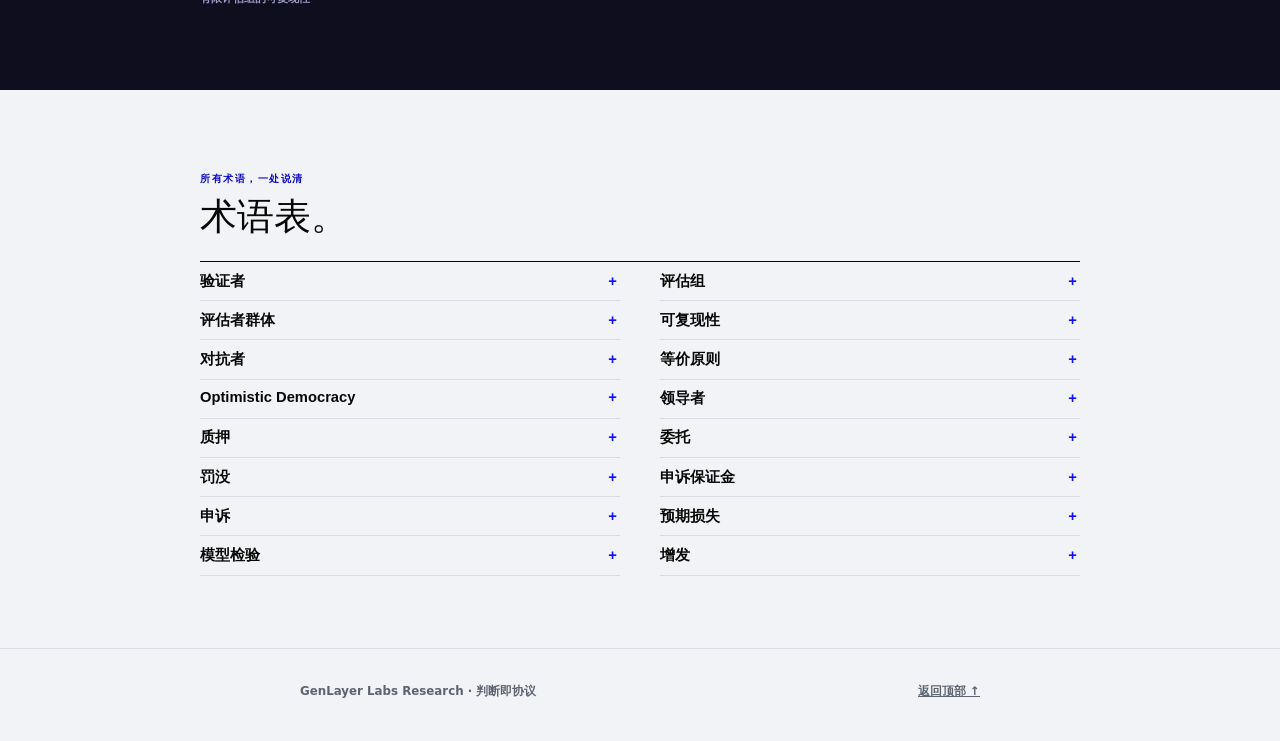
<file: zh/index.html>
<!doctype html>
<html lang="zh-Hans">
  <head>
    <meta charset="UTF-8" />
    <meta name="viewport" content="width=device-width, initial-scale=1.0" />
    <meta name="description" content="了解 GenLayer 如何让区块链作出判断：衡量决策的可复现性、按需调整评估、校准申诉激励，并对协议做形式化验证。" />
    <meta name="author" content="GenLayer Labs Research" />
    <meta name="robots" content="index, follow, max-image-preview:large" />
    <title>会判断的区块链 | GenLayer Labs Research</title>
    <link rel="canonical" href="https://genlayerlabs.github.io/research/zh/" />
    <link rel="alternate" hreflang="en" href="https://genlayerlabs.github.io/research/" />
    <link rel="alternate" hreflang="es" href="https://genlayerlabs.github.io/research/es/" />
    <link rel="alternate" hreflang="ko" href="https://genlayerlabs.github.io/research/ko/" />
    <link rel="alternate" hreflang="zh-Hans" href="https://genlayerlabs.github.io/research/zh/" />
    <link rel="alternate" hreflang="ru" href="https://genlayerlabs.github.io/research/ru/" />
    <link rel="alternate" hreflang="tr" href="https://genlayerlabs.github.io/research/tr/" />
    <link rel="alternate" hreflang="x-default" href="https://genlayerlabs.github.io/research/" />
    <link rel="icon" href="../favicon.ico" sizes="32x32" />
    <link rel="icon" href="../brand/genlayer-icon.svg?v=2" type="image/svg+xml" />
    <link rel="apple-touch-icon" href="../brand/apple-touch-icon.png" />
    <meta property="og:type" content="website" />
    <meta property="og:site_name" content="GenLayer Labs Research" />
    <meta property="og:title" content="会判断的区块链 | GenLayer Labs Research" />
    <meta property="og:description" content="了解 GenLayer 如何让区块链作出判断：衡量决策的可复现性、按需调整评估、校准申诉激励，并对协议做形式化验证。" />
    <meta property="og:url" content="https://genlayerlabs.github.io/research/zh/" />
    <meta property="og:locale" content="zh_CN" />
    <meta property="og:image" content="https://genlayerlabs.github.io/research/brand/aggregate-disambiguation-social.png" />
    <meta property="og:image:width" content="1200" />
    <meta property="og:image:height" content="630" />
    <meta property="og:image:alt" content="GenLayer 研究指南：会判断的区块链与五篇论文" />
    <meta name="twitter:card" content="summary_large_image" />
    <meta name="twitter:title" content="会判断的区块链 | GenLayer Labs Research" />
    <meta name="twitter:description" content="了解 GenLayer 如何让区块链作出判断：衡量决策的可复现性、按需调整评估、校准申诉激励，并对协议做形式化验证。" />
    <meta name="twitter:image" content="https://genlayerlabs.github.io/research/brand/aggregate-disambiguation-social.png" />
    <meta name="twitter:image:alt" content="GenLayer 研究指南：会判断的区块链与五篇论文" />
    <script type="application/ld+json">
      {
        "@context": "https://schema.org",
        "@graph": [
          {
            "@type": "Organization",
            "@id": "https://genlayer.com/#organization",
            "name": "GenLayer",
            "url": "https://genlayer.com/",
            "sameAs": [
              "https://x.com/GenLayer",
              "https://github.com/genlayerlabs"
            ],
            "logo": {
              "@type": "ImageObject",
              "url": "https://genlayerlabs.github.io/research/brand/genlayer-icon.svg"
            }
          },
          {
            "@type": "Person",
            "@id": "https://genlayerlabs.github.io/research/#jose-maria-lago",
            "name": "José María Lago"
          },
          {
            "@type": "Person",
            "@id": "https://genlayerlabs.github.io/research/#albert-castellana",
            "name": "Albert Castellana"
          },
          {
            "@type": "Person",
            "@id": "https://genlayerlabs.github.io/research/#edgars-nemse",
            "name": "Edgars Nemše"
          },
          {
            "@type": "WebSite",
            "@id": "https://genlayerlabs.github.io/research/#website",
            "url": "https://genlayerlabs.github.io/research/",
            "name": "GenLayer Labs Research",
            "publisher": {
              "@id": "https://genlayer.com/#organization"
            },
            "inLanguage": [
              "en",
              "es",
              "ko",
              "zh-Hans",
              "ru",
              "tr"
            ]
          },
          {
            "@type": "CollectionPage",
            "@id": "https://genlayerlabs.github.io/research/zh/#guide",
            "url": "https://genlayerlabs.github.io/research/zh/",
            "name": "会判断的区块链 | GenLayer Labs Research",
            "description": "了解 GenLayer 如何让区块链作出判断：衡量决策的可复现性、按需调整评估、校准申诉激励，并对协议做形式化验证。",
            "isPartOf": {
              "@id": "https://genlayerlabs.github.io/research/#website"
            },
            "publisher": {
              "@id": "https://genlayer.com/#organization"
            },
            "image": "https://genlayerlabs.github.io/research/brand/aggregate-disambiguation-social.png",
            "dateModified": "2026-08-09",
            "inLanguage": "zh-Hans",
            "mainEntity": {
              "@id": "https://genlayerlabs.github.io/research/zh/#research-documents"
            },
            "hasPart": [
              {
                "@id": "https://genlayerlabs.github.io/research/papers/part-1-aggregate-disambiguation-systems.pdf#article"
              },
              {
                "@id": "https://genlayerlabs.github.io/research/papers/genlayer-whitepaper-v2.pdf#article"
              }
            ],
            "translationOfWork": {
              "@id": "https://genlayerlabs.github.io/research/#guide"
            }
          },
          {
            "@type": "ItemList",
            "@id": "https://genlayerlabs.github.io/research/zh/#research-documents",
            "name": "GenLayer 模糊决策研究文档",
            "numberOfItems": 2,
            "itemListElement": [
              {
                "@type": "ListItem",
                "position": 1,
                "item": {
                  "@id": "https://genlayerlabs.github.io/research/papers/part-1-aggregate-disambiguation-systems.pdf#article"
                }
              },
              {
                "@type": "ListItem",
                "position": 2,
                "item": {
                  "@id": "https://genlayerlabs.github.io/research/papers/genlayer-whitepaper-v2.pdf#article"
                }
              }
            ]
          },
          {
            "@type": "ScholarlyArticle",
            "@id": "https://genlayerlabs.github.io/research/papers/part-1-aggregate-disambiguation-systems.pdf#article",
            "url": "https://arxiv.org/abs/2608.30805",
            "sameAs": "https://genlayerlabs.github.io/research/papers/part-1-aggregate-disambiguation-systems.pdf",
            "name": "Aggregate Disambiguation Systems",
            "description": "一套统计基础，用于衡量有限评估组能否稳定复现既定评估者群体的决定。",
            "datePublished": "2026-08",
            "author": [
              {
                "@id": "https://genlayerlabs.github.io/research/#jose-maria-lago"
              },
              {
                "@id": "https://genlayerlabs.github.io/research/#albert-castellana"
              },
              {
                "@id": "https://genlayerlabs.github.io/research/#edgars-nemse"
              }
            ],
            "publisher": {
              "@id": "https://genlayer.com/#organization"
            },
            "inLanguage": "en"
          },
          {
            "@type": "TechArticle",
            "@id": "https://genlayerlabs.github.io/research/papers/genlayer-whitepaper-v2.pdf#article",
            "url": "https://genlayerlabs.github.io/research/papers/genlayer-whitepaper-v2.pdf",
            "name": "GenLayer: The Intelligent Contract Network",
            "alternativeHeadline": "GenLayer Technical Whitepaper",
            "description": "介绍执行环境、Optimistic Democracy、协议经济和验证体系的 GenLayer 系统文档。",
            "version": "2.3",
            "author": [
              {
                "@id": "https://genlayerlabs.github.io/research/#albert-castellana"
              },
              {
                "@id": "https://genlayerlabs.github.io/research/#jose-maria-lago"
              },
              {
                "@id": "https://genlayerlabs.github.io/research/#edgars-nemse"
              }
            ],
            "publisher": {
              "@id": "https://genlayer.com/#organization"
            },
            "inLanguage": "en"
          },
          {
            "@type": "FAQPage",
            "@id": "https://genlayerlabs.github.io/research/zh/#faq",
            "inLanguage": "zh-Hans",
            "mainEntity": [
              {
                "@type": "Question",
                "name": "为什么评估组越大越有帮助？",
                "acceptedAnswer": {
                  "@type": "Answer",
                  "text": "抽的裁判越多，评估组偏离整个群体所倾向那一边的概率就越小。"
                }
              },
              {
                "@type": "Question",
                "name": "什么样的决定更容易解决？",
                "acceptedAnswer": {
                  "@type": "Answer",
                  "text": "群体本身越一致，得到稳定结果所需的裁判就越少。"
                }
              },
              {
                "@type": "Question",
                "name": "可复现就代表答案正确吗？",
                "acceptedAnswer": {
                  "@type": "Answer",
                  "text": "不是。它的意思是：随机抽取的评估组倾向于与声明群体站在同一边。答案是否为真，是另一个需要靠经验检验的问题。"
                }
              },
              {
                "@type": "Question",
                "name": "如果部分评估者是对抗者，会怎样？",
                "acceptedAnswer": {
                  "@type": "Answer",
                  "text": "当群体中被腐化的比例已知、且发生在抽取评估组之前，论文能精确算出最坏情况下的错误率。系统的容忍度是算出来的，不是假设出来的。"
                }
              },
              {
                "@type": "Question",
                "name": "这是真实的语法吗？",
                "acceptedAnswer": {
                  "@type": "Answer",
                  "text": "不是，只是示意。真实的 GenVM 合约是运行在沙箱里的 Python 类；但机制本身——为每个 AI 操作逐次调用声明标准——与白皮书的规定完全一致。"
                }
              },
              {
                "@type": "Question",
                "name": "为什么会有两名验证者拒绝一个诚实的答案？",
                "acceptedAnswer": {
                  "@type": "Answer",
                  "text": "因为他们自己重跑之后，诚实地得出了相反的结论。这是分歧，不是作弊：它绝不会被惩罚，而“可复现性”一节的数学正是为吸收这种分歧而设计的。"
                }
              },
              {
                "@type": "Question",
                "name": "谁来选定这个标准？",
                "acceptedAnswer": {
                  "@type": "Answer",
                  "text": "由合约开发者定，而且逐次调用分别声明：同一份合约里，不同调用尽可以各用各的标准。"
                }
              },
              {
                "@type": "Question",
                "name": "为什么不干脆要求每个验证者都得出完全相同的输出？",
                "acceptedAnswer": {
                  "@type": "Answer",
                  "text": "对 AI 调用和网页读取来说，不存在唯一正确的输出：两份都正确的摘要，措辞也不会一样。确定性的代码仍然逐字节检查。"
                }
              },
              {
                "@type": "Question",
                "name": "为什么系统可以先从少量评估者开始？",
                "acceptedAnswer": {
                  "@type": "Answer",
                  "text": "多数决定花不了几个钱。只有当收益盖过成本时，才值得加裁判。"
                }
              },
              {
                "@type": "Question",
                "name": "什么时候值得增加评估？",
                "acceptedAnswer": {
                  "@type": "Answer",
                  "text": "当赌注够大、或证据够弱，值得再花钱看一眼的时候。"
                }
              },
              {
                "@type": "Question",
                "name": "为什么要区分重新评估当前答案和生成新答案？",
                "acceptedAnswer": {
                  "@type": "Answer",
                  "text": "它们买的是不同的东西：再核查是为同一个答案添证据，重新生成则是换掉答案本身。论文在花钱之前先给两者各自定价。"
                }
              },
              {
                "@type": "Question",
                "name": "实际运行的网络真的遵循这条理想规则吗？",
                "acceptedAnswer": {
                  "@type": "Answer",
                  "text": "这里并没有证明这一点。这条规则只是规划者的基准；网络要贴合它，前提是有人私下觉得提出恰当的申诉对自己划算。这正是“激励”一节研究的问题。"
                }
              },
              {
                "@type": "Question",
                "name": "付给验证者的钱从哪里来？",
                "acceptedAnswer": {
                  "@type": "Answer",
                  "text": "两条来源：交易手续费，以及沿固定曲线从 9% 递减至 4% 的增发（这是上限；销毁只会把它压低）。DAO 只靠手续费供给，所以它的收入随真实使用量而动。"
                }
              },
              {
                "@type": "Question",
                "name": "验证者到底因为什么才会受罚？",
                "acceptedAnswer": {
                  "@type": "Answer",
                  "text": "诚实的错误与不当行为，定价截然不同。投票落败只会销毁手续费量级的金额，绝不动本金。怠工罚没 1%，可证明的欺诈罚没领导者 5%，申诉失败则没收保证金。分歧被吸收，不当行为才受罚。"
                }
              },
              {
                "@type": "Question",
                "name": "单靠平方根加权，就能防住一个人分身出许多虚假身份吗？",
                "acceptedAnswer": {
                  "@type": "Answer",
                  "text": "不能，论文自己也这么说。凹权重只是削弱集中度；真正阻止拆分的是：每一个身份都必须锁满 42,000 GEN、自己跑节点、自己承担罚没。"
                }
              },
              {
                "@type": "Question",
                "name": "不运行验证者节点也能获得奖励吗？",
                "acceptedAnswer": {
                  "@type": "Answer",
                  "text": "可以。委托 42 GEN 及以上，奖励会自动复利。也不用比价佣金：分成比例由协议写死，验证者仓位里的每一枚 GEN 收益率都一样。"
                }
              },
              {
                "@type": "Question",
                "name": "什么会让人愿意申诉？",
                "acceptedAnswer": {
                  "@type": "Answer",
                  "text": "他的胜算、奖励、押上的保证金、申诉的成本，以及他对结果本身是否另有私利。"
                }
              },
              {
                "@type": "Question",
                "name": "能否设计激励，让有用的申诉真正发生？",
                "acceptedAnswer": {
                  "@type": "Answer",
                  "text": "在一定条件下可以。论文给出了校准奖励的办法，让私人激励贴合系统确实需要再开一个评估组的时机。"
                }
              },
              {
                "@type": "Question",
                "name": "为什么多个潜在申诉者很重要？",
                "acceptedAnswer": {
                  "@type": "Answer",
                  "text": "一旦很多人都能申诉，他们的选择就会互相影响：观望、抢跑、重复劳动。机制必须为这三者都定价。"
                }
              },
              {
                "@type": "Question",
                "name": "为什么不直接提高申诉保证金，把轻率的申诉挡在门外？",
                "acceptedAnswer": {
                  "@type": "Answer",
                  "text": "保证金越高，越能为评估组买单、越能阻吓灌水，但它也占住了资本：收益的算术可以一模一样，而付得起申诉成本的人却急剧减少。"
                }
              },
              {
                "@type": "Question",
                "name": "这项验证究竟覆盖了什么？",
                "acceptedAnswer": {
                  "@type": "Answer",
                  "text": "一个分层的模型：一张规范的状态图、对照它检查的 TLA+ 规约，以及把每一次状态转移映射到某个固定版本 Solidity 代码的对应关系。"
                }
              },
              {
                "@type": "Question",
                "name": "这能否证明代码没有任何漏洞？",
                "acceptedAnswer": {
                  "@type": "Answer",
                  "text": "不是。它证明的是：关于某个固定版本的一个明确模型，具备一组明确声明的性质。正是这种限定，才让这些主张变得可检验。"
                }
              },
              {
                "@type": "Question",
                "name": "为什么要反复验证，而不是一次证明了事？",
                "acceptedAnswer": {
                  "@type": "Answer",
                  "text": "协议一直在演进。每个版本都用同一组性质重新检查，于是悄无声息的偏移会表现为一次检查失败，而不是一次线上事故。"
                }
              },
              {
                "@type": "Question",
                "name": "这套语义回归测试抓到过真实问题吗？",
                "acceptedAnswer": {
                  "@type": "Answer",
                  "text": "有：上面提到的那个竞态，以及三条被破坏的不变式。全部已在实现中确认，并上报给开发团队。"
                }
              }
            ]
          }
        ]
      }
    </script>
    <link rel="stylesheet" href="../bridge-compact.css?v=mtk1ld6e" />
    <link rel="stylesheet" href="../bridge-critical.css?v=mtk1ld6e" />
  </head>
  <body>



<a class="skip-link" href="#map">跳过引导</a>
<header class="site-header">
  <div class="bar">
    <a class="brand" href="#top" aria-label="GenLayer，返回顶部">
      <img src="../brand/genlayer-logo-white.svg" alt="GenLayer" width="300" height="72" />
      <span>判断即协议<small>图解研究指南</small></span>
    </a>
    <nav aria-label="页面章节">
      <a href="#machine">机制</a><a href="#measure">可复现性</a><a href="#agree">等价原则</a><a href="#adapt">自适应</a><a href="#sustain">代币经济学</a><a href="#align">激励</a><a href="#verify">形式化验证</a><a href="#papers">论文</a>
    </nav>
    <label class="language-switcher"><span>选择语言</span><select data-language-select data-current-locale="zh" aria-label="选择语言"><option value="../" data-locale="en" lang="en" aria-label="English">EN</option><option value="../es/" data-locale="es" lang="es" aria-label="Español">ES</option><option value="../ko/" data-locale="ko" lang="ko" aria-label="한국어">KO</option><option value="../zh/" data-locale="zh" lang="zh-Hans" aria-label="简体中文" selected>ZH</option><option value="../ru/" data-locale="ru" lang="ru" aria-label="Русский">RU</option><option value="../tr/" data-locale="tr" lang="tr" aria-label="Türkçe">TR</option></select></label>
    <i class="progress" aria-hidden="true"></i>
  </div>
</header>

<main id="top">

  <section class="bi-onboard critical-onboard" aria-label="为什么模糊判断需要一套机制">
    <div class="bi-overview">
      <p class="bi-overview-kicker">GENLAYER LABS RESEARCH</p>
      <p class="bi-overview-title">这项探索的简要导览：</p>
    </div>
    <div class="bi-stage">
      <button class="bi-arrow bi-arrow-prev" type="button" aria-label="上一页">&#8249;</button>
      <button class="bi-arrow bi-arrow-next" type="button" aria-label="下一页">&#8250;</button>
      <div class="bi-scene active" data-intro-scene="1">
        <h1>有些决定可以<em>轻松自动化。</em></h1>
        <div class="bi-question-flow">
          <div class="bi-question-card"><small>明确的规则</small><strong>付款到账了吗？</strong></div><b>→</b>
          <div class="bi-single-answer"><small>一个答案</small><strong>是。</strong></div>
        </div>
      </div>
      <div class="bi-scene" data-intro-scene="2" aria-hidden="true">
        <h2>另一些决定需要<em>作出判断。</em></h2>
        <div class="bi-question-card bi-ambiguous-card"><small>一个模糊的问题</small><strong>这项工作符合要求吗？</strong></div>
      </div>
      <div class="bi-scene" data-intro-scene="3" aria-hidden="true">
        <h2>AI 评估者可能得出<em>不同的答案。</em></h2>
        <div class="bi-judgment-row" aria-label="五次各自独立的判断：是、否、是、否、是">
          <div><small>判断 01</small><strong>是</strong></div><div><small>判断 02</small><strong>否</strong></div><div><small>判断 03</small><strong>是</strong></div><div><small>判断 04</small><strong>否</strong></div><div><small>判断 05</small><strong>是</strong></div>
        </div>
      </div>
      <div class="bi-scene" data-intro-scene="4" aria-hidden="true">
        <h2>但软件最终仍需要<em>一个能够执行的决定。</em></h2>
        <div class="bi-bottleneck">
          <div class="bi-mini-verdicts" aria-label="五次判断：三次是，两次否"><i>是</i><i>否</i><i>是</i><i>否</i><i>是</i></div><b>→</b>
          <div class="bi-decision-gap"><small>缺失的一步</small><strong>结论？</strong></div><b>→</b>
          <div class="bi-final-box"><small>一个结果</small><strong>软件可以执行</strong></div>
        </div>
      </div>
      <div class="bi-scene bi-research-origin" data-intro-scene="5" aria-hidden="true">
        <div class="bi-research-copy">
          <p class="bi-final-kicker">研究</p>
          <h2>三年来，我们一直在研究：如何在<em>充满对抗的环境中，把模糊的决策自动化。</em></h2>
          <div class="bi-built-ctas">
            <a class="bi-research-enter" href="#map">进入完整指南 <span>↓</span></a>
          </div>
        </div>
        <div class="bi-paper-fan" aria-label="三篇核心研究论文">
          <article><img src="../covers/part-1-560.webp" alt="《Aggregate Disambiguation Systems》首页" width="850" height="1100" /><span><small>可复现性</small><strong>统计可复现性</strong></span></article>
          <article><img src="../covers/part-2-560.webp" alt="《Adaptive Economic Aggregate Disambiguation》首页" width="850" height="1100" /><span><small>自适应</small><strong>按成本调整评估</strong></span></article>
          <article><img src="../covers/part-4-560.webp" alt="《Multi-Agent Appeal Games》首页" width="850" height="1100" /><span><small>激励</small><strong>申诉激励</strong></span></article>
        </div>
      </div>
    </div>
    <div class="bi-controls">
      <div class="bi-progress" aria-label="引导进度"><button class="active" type="button" data-intro-progress="1" aria-label="显示引导第 1 步（共 5 步）" aria-current="step"></button><button type="button" data-intro-progress="2" aria-label="显示引导第 2 步（共 5 步）"></button><button type="button" data-intro-progress="3" aria-label="显示引导第 3 步（共 5 步）"></button><button type="button" data-intro-progress="4" aria-label="显示引导第 4 步（共 5 步）"></button><button type="button" data-intro-progress="5" aria-label="显示引导第 5 步（共 5 步）"></button></div>
      <button class="bi-skip" type="button">跳过引导</button><button class="bi-replay" type="button" hidden>重新播放引导 ↺</button>
    </div>
  </section>

  <section class="map" id="map" aria-label="一屏之内的论证">
    <div class="wide">
      <p class="label" style="color: var(--blue-ink)">论证脉络</p>
      <h2>六个问题，一个系统。</h2>
      <p class="intro">每一章提出一个问题并作出回答。这里把所有答案一次列出；页面其余部分是证据，每章末尾都是承载证明的论文。</p>
      <ol>
        <li><a href="#machine"><span class="num">00</span><span class="word">机制</span><span class="q">我们在构建什么？</span><span class="a">会判断的区块链。</span></a></li>
        <li><a href="#measure"><span class="num">01</span><span class="word">可复现性</span><span class="q">能信任一小组 AI 裁判吗？</span><span class="a">信任变成一个数字。</span></a></li>
        <li><a href="#agree"><span class="num">02</span><span class="word">等价原则</span><span class="q">两个 AI 答案何时算“相同”？</span><span class="a">由合约声明。</span></a></li>
        <li><a href="#adapt"><span class="num">03</span><span class="word">自适应</span><span class="q">一个决策该买多少评估？</span><span class="a">恰好与利害相称的那么多。</span></a></li>
        <li><a href="#sustain"><span class="num">04</span><span class="word">代币经济学</span><span class="q">为什么用电脑买不到投票权？</span><span class="a">投票权是锁定的资本。</span></a></li>
        <li><a href="#align"><span class="num">05</span><span class="word">激励</span><span class="q">谁来出钱挑战一个错误的决定？</span><span class="a">赔付让谁划算，谁就来。</span></a></li>
        <li><a href="#verify"><span class="num">06</span><span class="word">形式化验证</span><span class="q">部署的代码与数学相符吗？</span><span class="a">每次改动都重新检验。</span></a></li>
      </ol>
    </div>
  </section>

  <span id="genlayer"></span>
  <section class="machine" id="machine" aria-label="GenLayer 与 Optimistic Democracy">
    <div class="wide">
      <p class="label"><span>00</span> · <span>机制</span></p>
      <h2>GenLayer：一条会<em>判断的区块链。</em></h2>
      <p class="lede">GenLayer 是一条区块链：即使问题没有可证明的答案——工作是否按约交付、货物是否在途中损坏——它的合约也能作出决定并执行。它的共识机制是 <span class="gl" data-gl="od">Optimistic Democracy</span>：先由一名<span class="gl" data-gl="leader">领导者</span>提出答案，再由若干<span class="gl" data-gl="validator">验证者</span>组成的<span class="gl" data-gl="panel">评估组</span>投票——每人运行自己选择的 AI 模型；在结果最终生效之前，它始终可以被挑战。</p>
      <div class="od-flow">
        <p class="od-flow-label">一个决定，从头到尾。</p>
        <svg id="odf-svg" viewBox="0 0 760 236">
          <defs><marker id="odf-arr" viewBox="0 0 10 10" refX="7" refY="5" markerWidth="6" markerHeight="6" orient="auto"><path d="M0,2 L8,5 L0,8 z" fill="#55557A"/></marker><marker id="odf-arr-hot" viewBox="0 0 10 10" refX="7" refY="5" markerWidth="6" markerHeight="6" orient="auto"><path d="M0,2 L8,5 L0,8 z" fill="#FF7B4A"/></marker></defs>
          <line x1="182" y1="74" x2="212" y2="74" stroke="#55557A" stroke-width="1.5" marker-end="url(#odf-arr)"/>
          <line x1="380" y1="74" x2="410" y2="74" stroke="#55557A" stroke-width="1.5" marker-end="url(#odf-arr)"/>
          <line x1="578" y1="74" x2="608" y2="74" stroke="#55557A" stroke-width="1.5" marker-end="url(#odf-arr)"/>
          <path id="odf-loop" d="M 495,110 L 495,176 Q 495,188 483,188 L 309,188 Q 297,188 297,176 L 297,112" fill="none" stroke="#FF7B4A" stroke-width="1.5" marker-end="url(#odf-arr-hot)"/>
          <text x="396" y="212" font-size="9.5" font-weight="700" letter-spacing=".1em" text-anchor="middle" fill="#FF7B4A">遭到挑战 · 保证金资助更大的评估组 · 7 · 11 · 13 …</text>
          <g id="odf-st">
            <g data-b="0"><rect class="sc-card" x="20" y="42" width="162" height="64" rx="10"/><rect class="sc-ring" x="18" y="40" width="166" height="68" rx="12"/><text class="sc-t1" x="101" y="70">已提交</text><text class="sc-t2" x="101" y="88">一个模糊的决定</text></g>
            <g data-b="1"><rect class="sc-card" x="216" y="42" width="162" height="64" rx="10"/><rect class="sc-ring" x="214" y="40" width="166" height="68" rx="12"/><text class="sc-t1" x="297" y="70">评估组投票</text><text class="sc-t2" x="297" y="88">随机抽样的验证者</text></g>
            <g data-b="2"><rect class="sc-card" x="414" y="42" width="162" height="64" rx="10"/><rect class="sc-ring" x="412" y="40" width="166" height="68" rx="12"/><text class="sc-t1" x="495" y="70">挑战窗口</text><text class="sc-t2" x="495" y="88">30 分钟内可提出异议</text></g>
            <g data-b="3"><rect class="sc-card sc-dark" x="612" y="42" width="128" height="64" rx="10"/><rect class="sc-ring" x="610" y="40" width="132" height="68" rx="12"/><text class="sc-t1 sc-w" x="676" y="70">最终生效</text><text class="sc-t2 sc-wm" x="676" y="88">付款执行</text></g>
          </g>
          <circle id="odf-token" r="5.5" fill="#8B8AFF" stroke="white" stroke-width="2"/>
        </svg>
        <svg class="odf-mobile" viewBox="0 0 320 416" aria-hidden="true">
          <defs><marker id="odfm-arr" viewBox="0 0 10 10" refX="7" refY="5" markerWidth="6" markerHeight="6" orient="auto"><path d="M0,2 L8,5 L0,8 z" fill="#55557A"/></marker><marker id="odfm-arr-hot" viewBox="0 0 10 10" refX="7" refY="5" markerWidth="6" markerHeight="6" orient="auto"><path d="M0,2 L8,5 L0,8 z" fill="#FF7B4A"/></marker></defs>
          <line x1="160" y1="88" x2="160" y2="118" stroke="#55557A" stroke-width="1.5" marker-end="url(#odfm-arr)"/>
          <line x1="160" y1="192" x2="160" y2="222" stroke="#55557A" stroke-width="1.5" marker-end="url(#odfm-arr)"/>
          <line x1="160" y1="296" x2="160" y2="326" stroke="#55557A" stroke-width="1.5" marker-end="url(#odfm-arr)"/>
          <path d="M 60,276 L 46,276 Q 34,276 34,264 L 34,184 Q 34,172 46,172 L 52,172" fill="none" stroke="#FF7B4A" stroke-width="1.5" marker-end="url(#odfm-arr-hot)"/>
          <text transform="rotate(-90 20 224)" x="20" y="224" font-size="9.5" font-weight="700" letter-spacing=".12em" text-anchor="middle" fill="#FF7B4A">遭到挑战</text>
          <g>
            <g><rect class="sc-card" x="60" y="20" width="200" height="64" rx="10"/><text class="sc-t1" x="160" y="48" font-size="14">已提交</text><text class="sc-t2" x="160" y="66" font-size="10.5">一个模糊的决定</text></g>
            <g><rect class="sc-card" x="60" y="124" width="200" height="64" rx="10"/><text class="sc-t1" x="160" y="152" font-size="14">评估组投票</text><text class="sc-t2" x="160" y="170" font-size="10.5">随机抽样的验证者</text></g>
            <g><rect class="sc-card" x="60" y="228" width="200" height="64" rx="10"/><text class="sc-t1" x="160" y="256" font-size="14">挑战窗口</text><text class="sc-t2" x="160" y="274" font-size="10.5">30 分钟内可提出异议</text></g>
            <g><rect class="sc-card sc-dark" x="60" y="332" width="200" height="64" rx="10"/><text class="sc-t1 sc-w" x="160" y="360" font-size="14">最终生效</text><text class="sc-t2 sc-wm" x="160" y="378" font-size="10.5">付款执行</text></g>
          </g>
        </svg>
        <p class="odf-status"><span id="odf-note"></span></p>
      </div>
    </div>
  </section>

  <!-- 01 MEASURE -->
  <section class="chapter" id="measure" aria-label="可复现性">
    <div class="spine">
      <p class="marker"><span class="num">01</span><span class="word">可复现性</span><button class="title-help" type="button" data-tip="可复现性 = 在金钱、申诉和激励介入之前，先用一个数字衡量小评估组的决定有多可靠。">?</button></p>
      <h2>评估者意见不一，甚至有人作弊，这个决定还能信任吗？</h2>
      <div class="answer"><span class="label">简短回答</span><p>能——因为信任变成了一个数字。论文精确计算出随机抽取的小评估组与其声明的裁判群体一致的频率，即使里面混入了对抗者。</p></div>
      <p class="lede">把一个棘手的问题抛给一大群诚实的评估者，可能 80 人说是、20 人说否。而 GenLayer 每次只问随机抽出的一小撮人。这一小撮人的答案，能信到什么程度？</p>
      <div class="plain"><span class="label">用大白话说</span>
        <p>先设想合约声明的全部可能裁判 <span class="gl" data-gl="population">(评估者群体)</span>。如果这个群体整体倾向某一边，一个随机抽取的小<span class="gl" data-gl="panel">评估组</span>有多大概率站到同一边？这个概率就是<span class="gl" data-gl="reproducibility">可复现性</span>——它衡量的是与群体是否一致，而刻意不是真伪。论文对它作了精确计算，也包括<span class="gl" data-gl="adversary">对抗者</span>始终投票反对诚实多数的最坏情况。</p>
      </div>
    </div>
    <div class="wide">
      <div class="lab" aria-label="评估组可靠性实验">
        <span class="lab-chip">试一试</span>
        <p class="lab-head">调整群体倾向、对抗者比例和评估者人数。</p>
        <div class="predict" data-predict="measure" data-answer="99.8">
          <small>先猜一猜</small>
          <p>对抗者把 80/20 的群体扭成了 70/30。四十七名随机裁判投票。他们仍与诚实多数站在一起的概率有多大？</p>
          <div class="predict-choices"><button type="button" data-guess="70">约 70%</button><button type="button" data-guess="90">约 90%</button><button type="button" data-guess="99.8">约 99.8%</button></div>
          <p class="predict-reveal" hidden>约 99.8%。买通十分之一的群体，对 47 名裁判几乎没有影响。换成 11 名裁判，同一个数字降到 92%；换成 1,537 名，就几乎是 100%。在下面试试看。</p>
        </div>
        <label for="p1b-agreement">诚实评估者中回答“是”的比例 <output id="p1b-agreement-output" for="p1b-agreement">80%</output></label>
        <input id="p1b-agreement" type="range" min="51" max="95" value="80" />
        <label for="p1b-adversary">被对抗者翻转的群体比例 <output id="p1b-adversary-output" for="p1b-adversary">10%</output></label>
        <input id="p1b-adversary" type="range" min="0" max="40" value="10" />
        <div class="population-bar" aria-hidden="true"><i id="p1b-yes-bar"></i><b id="p1b-adv-bar"></b></div>
        <div class="bar-labels"><span id="p1b-yes-label">70% 是</span><span id="p1b-adv-label">10% 被翻转</span><span id="p1b-no-label">20% 否</span></div>
        <fieldset><legend>评估者人数</legend><div class="size-buttons"><button type="button" data-p1b-size="5">5</button><button type="button" data-p1b-size="11">11</button><button type="button" data-p1b-size="23">23</button><button type="button" class="active" data-p1b-size="47">47</button><button type="button" data-p1b-size="95">95</button><button type="button" data-p1b-size="191">191</button><button type="button" data-p1b-size="383">383</button><button type="button" data-p1b-size="767">767</button><button type="button" data-p1b-size="1537">1537</button></div></fieldset>
        <div class="lab-result" role="status" aria-live="polite"><small>评估组仍与诚实多数一致的概率</small><strong id="p1b-risk">—</strong><i><b id="p1b-risk-fill"></b></i><p id="p1b-risk-copy"></p></div>
        <p class="fine">这是论文中精确非自适应模型的最坏情况：每一张对抗票都投向诚实多数的对立面。</p>
      </div>
    </div>
    <div class="spine">
      <div class="deeper">
        <span class="label">更进一步</span>
        <details class="proves"><summary>论文究竟证明了什么</summary><p>精确的公式：任意规模的评估组与声明群体一致的频率，有无腐化两种情形都算得出来；以及一套办法，用来认证未来有多少决定能可复现地解决（有限评估组错误概率、敏感度曲面、运营认证书）。</p></details>
        <details class="faq"><summary>为什么评估组越大越有帮助？</summary><p>抽的裁判越多，评估组偏离整个群体所倾向那一边的概率就越小。</p></details>
        <details class="faq"><summary>什么样的决定更容易解决？</summary><p>群体本身越一致，得到稳定结果所需的裁判就越少。</p></details>
        <details class="faq"><summary>可复现就代表答案正确吗？</summary><p>不是。它的意思是：随机抽取的评估组倾向于与声明群体站在同一边。答案是否为真，是另一个需要靠经验检验的问题。</p></details>
        <details class="faq"><summary>如果部分评估者是对抗者，会怎样？</summary><p>当群体中被腐化的比例已知、且发生在抽取评估组之前，论文能精确算出最坏情况下的错误率。系统的容忍度是算出来的，不是假设出来的。</p></details>
      </div>
      <a class="read-paper" href="https://arxiv.org/abs/2608.30805" target="paper-aggregate-disambiguation">阅读论文 · AGGREGATE DISAMBIGUATION SYSTEMS ↗</a>
    </div>
  </section>

  <!-- 02 AGREE -->
  <span id="equivalence"></span>
  <section class="chapter" id="agree" aria-label="等价原则">
    <div class="spine">
      <p class="marker"><span class="num">02</span><span class="word">等价原则</span><button class="title-help" type="button" data-tip="等价原则 = 措辞不同的 AI 答案如何变成可以清点的赞成/反对票。没有这一步，评估组就无票可数。">?</button></p>
      <h2>两个 AI 的答案算不算同一个，由谁说了算？</h2>
      <div class="answer"><span class="label">简短回答</span><p>由合约决定。每次调用都声明什么算“同一个答案”，验证者按这条声明的规则判断领导者的提案——这就是等价原则。</p></div>
      <p class="lede">一张票是从哪儿来的？向 AI 问同一个问题两次，回来的措辞就不一样。经典区块链会把任何差异都当成故障，连诚实的工作也一并拒掉。</p>
      <div class="plain"><span class="label">用大白话说</span>
        <p>解法是<span class="gl" data-gl="equivalence">等价原则</span>：合约在每次调用时声明什么算作“同一个答案”。<span class="gl" data-gl="leader">领导者</span>实际执行任务并提出答案，其余人重跑一遍，再按这条规则作出判断。标准定得好，每一张票都承载着判断；定得不好，票要么一致却毫无信息，要么把诚实的答案全部否掉。</p>
      </div>
    </div>
    <div class="wide">
      <div class="lab" aria-label="等价标准实验">
        <span class="lab-chip">试一试</span>
        <p class="lab-head">切换标准，看投票如何变化。</p>
        <p class="i9-stage"><b>1</b> 合约声明什么算作同一个答案</p>
        <pre class="i9-code">llm_call(
  task = "交付的报告符合要求吗？",
  <b>equivalence = <i id="i9-eq">"与你自己重新执行的结论一致"</i></b>,
)</pre>
        <p class="i9-alt"><span># 或声明： </span><button type="button" class="active" data-c="0">结论一致</button><span> · </span><button type="button" data-c="1">言之成理</button><span> · </span><button type="button" data-c="2">逐字节一致</button></p>
        <p class="i9-stage"><b>2</b> 领导者执行并提出答案</p>
        <div class="i3-lead"><p>“符合要求——定价与竞争分析扎实；监管部分单薄，但确实覆盖了。”</p></div>
        <p class="i9-stage"><b>3</b> 五名验证者重新执行，并对领导者的答案投票</p>
        <table class="i9-table" id="i9-table"></table>
        <div class="i3-tally"><div class="i3-pips" id="i9-pips"></div><strong id="i9-tally"></strong></div>
        <div class="ep-verdict" role="status" aria-live="polite"><strong id="i9-action"></strong><p id="i9-copy"></p></div>
      </div>
    </div>
    <div class="spine">
      <div class="deeper">
        <span class="label">更进一步</span>
        <details class="proves"><summary>白皮书究竟规定了什么</summary><p>合约在每次调用时声明一个标准，验证者据此判断领导者的输出是否为可接受的答案——必要时对照自己重新执行的结果。</p></details>
        <details class="faq"><summary>这是真实的语法吗？</summary><p>不是，只是示意。真实的 GenVM 合约是运行在沙箱里的 Python 类；但机制本身——为每个 AI 操作逐次调用声明标准——与白皮书的规定完全一致。</p></details>
        <details class="faq"><summary>为什么会有两名验证者拒绝一个诚实的答案？</summary><p>因为他们自己重跑之后，诚实地得出了相反的结论。这是分歧，不是作弊：它绝不会被惩罚，而“可复现性”一节的数学正是为吸收这种分歧而设计的。</p></details>
        <details class="faq"><summary>谁来选定这个标准？</summary><p>由合约开发者定，而且逐次调用分别声明：同一份合约里，不同调用尽可以各用各的标准。</p></details>
        <details class="faq"><summary>为什么不干脆要求每个验证者都得出完全相同的输出？</summary><p>对 AI 调用和网页读取来说，不存在唯一正确的输出：两份都正确的摘要，措辞也不会一样。确定性的代码仍然逐字节检查。</p></details>
      </div>
      <a class="read-paper" href="../papers/genlayer-whitepaper-v2.pdf" target="paper-genlayer-whitepaper">阅读白皮书 · 等价原则 ↗</a>
    </div>
  </section>

  <!-- 03 ADAPT -->
  <section class="chapter" id="adapt" aria-label="自适应">
    <div class="spine">
      <p class="marker"><span class="num">03</span><span class="word">自适应</span><button class="title-help" type="button" data-tip="自适应 = 决定每个决策买多少评估。裁判要花钱，所以评估组的规模是一种选择，而不是常数。">?</button></p>
      <h2>二十几名评估者就够用时，何必动用一千名？</h2>
      <div class="answer"><span class="label">简短回答</span><p>只买利害关系所值的评估。每一步——停止、再评估或重新生成——最好的一步就是预期总损失最小的那一步，论文把它算了出来。</p></div>
      <p class="lede">每一次评估都是付费的工作。200 美元的退款用不着 1,537 名裁判的评估组；两万美元的资金调动也许就值得。</p>
      <div class="plain"><span class="label">用大白话说</span>
        <p>每一步，系统都可以就此停下、为同一个答案多买几名裁判（再评估），或者花钱换一个新答案（重新生成）。最好的一步是让<span class="gl" data-gl="expectedloss">预期总损失</span>最小：裁判费用，加上判错的平均代价。论文算出了这个理想基准；真实的申诉行为是否贴合它，则是下面“激励”一节要回答的问题。</p>
      </div>
    </div>
    <div class="wide">
      <div class="lab" aria-label="停止规则实验">
        <span class="lab-chip">试一试</span>
        <p class="lab-head">这个决定值得请多少名评估者？</p>
        <div class="predict" data-predict="adapt" data-answer="23">
          <small>先猜一猜</small>
          <p>一个 80% 的人意见一致的问题上押着 2,000 美元。每名裁判收费 10 美分。在哪里停下最划算？</p>
          <div class="predict-choices"><button type="button" data-guess="11">11 名裁判</button><button type="button" data-guess="23">23 名裁判</button><button type="button" data-guess="767">767 名裁判</button></div>
          <p class="predict-reveal" hidden>23 名裁判：全部算下来约 3.50 美元。停在 11 名，会留下 23 美元的预期损失；用到 767 名，则要付 76.70 美元的费用，却什么也消不掉。</p>
        </div>
        <fieldset><legend>选择一个示例决策</legend>
          <div class="size-buttons stop-presets">
            <button type="button" data-p2s-preset="4">退款争议 · $200</button>
            <button type="button" class="active" data-p2s-preset="40">自由职业里程碑 · $2,000</button>
            <button type="button" data-p2s-preset="400">DAO 金库 · $20,000</button>
          </div>
        </fieldset>
        <label for="p2s-stakes">决定出错时可能损失的金额 <output id="p2s-stakes-output" for="p2s-stakes">$2,000</output></label>
        <input id="p2s-stakes" type="range" min="1" max="400" value="40" />
        <label for="p2s-clarity">这个问题争议有多大？ <output id="p2s-clarity-output" for="p2s-clarity">80% 同意 · 偏向一方</output></label>
        <input id="p2s-clarity" type="range" min="55" max="90" value="80" />
        <p class="fine">每名评估者收费 10 美分。评估组的规模取协议规定的轮次大小，从 5 到 1,537。</p>
        <svg class="stop-curve" id="p2s-svg" viewBox="0 0 720 300" role="img" aria-label="在每个协议轮次停止的总预期成本：评估费用随评估者人数上升，判错带来的预期损失下降，两者之和在最佳区间降到最低。"></svg>
        <p class="stop-caption">总计 = 费用 + 风险，按轮次计算。在黑线降到最低处停止。</p>
        <div class="lab-result" role="status" aria-live="polite"><small>停止规则</small><strong id="p2s-action">—</strong><p id="p2s-copy"></p></div>
      </div>
    </div>
    <div class="spine">
      <div class="deeper">
        <span class="label">更进一步</span>
        <details class="proves"><summary>论文究竟证明了什么</summary><p>一条精确的规则，判定哪一步的预期损失最低；一批在答案变化时仍然有效的认证书；以及一个证明：GenLayer 的升级阶梯所做的工作，不到完全知情选择的六倍（G-AE-ADS 规划器，六竞争调度）。</p></details>
        <details class="faq"><summary>为什么系统可以先从少量评估者开始？</summary><p>多数决定花不了几个钱。只有当收益盖过成本时，才值得加裁判。</p></details>
        <details class="faq"><summary>什么时候值得增加评估？</summary><p>当赌注够大、或证据够弱，值得再花钱看一眼的时候。</p></details>
        <details class="faq"><summary>为什么要区分重新评估当前答案和生成新答案？</summary><p>它们买的是不同的东西：再核查是为同一个答案添证据，重新生成则是换掉答案本身。论文在花钱之前先给两者各自定价。</p></details>
        <details class="faq"><summary>实际运行的网络真的遵循这条理想规则吗？</summary><p>这里并没有证明这一点。这条规则只是规划者的基准；网络要贴合它，前提是有人私下觉得提出恰当的申诉对自己划算。这正是“激励”一节研究的问题。</p></details>
      </div>
      <span class="read-paper soon">ADAPTIVE ECONOMIC DISAMBIGUATION · 论文即将发布</span>
    </div>
  </section>

  <!-- 04 SUSTAIN -->
  <span id="tokenomics"></span>
  <section class="chapter" id="sustain" aria-label="代币经济学">
    <div class="spine">
      <p class="marker"><span class="num">04</span><span class="word">代币经济学</span><button class="title-help" type="button" data-tip="代币经济学 = 经济引擎：验证者的报酬从哪里来，以及为什么买下投票控制权的代价高到得不偿失。">?</button></p>
      <h2>是什么阻止单一参与者用海量节点接管网络？</h2>
      <div class="answer"><span class="label">简短回答</span><p>投票权是被锁定的资本，而不是电脑。想要接管，就得买下——并押上——全部 GEN 中巨大的一份，而这种代币没人能随意增发。</p></div>
      <p class="lede">到这里为止，我们都假定选票不容易买。可是计算机很便宜：一个人就能跑一千个节点。</p>
      <div class="plain"><span class="label">用大白话说</span>
        <p>所以投票权归于被锁定的 GEN——一种没人能随意增发的代币。验证者至少锁定 42,000 个有可能赔掉的 GEN <span class="gl" data-gl="stake">(质押)</span>；其他人则可以把自己的 GEN 委托给信任的验证者 <span class="gl" data-gl="delegation">(委托)</span>。想要控制网络，就得买下全部 GEN 中极大的一份，并把它放在网络随时可以销毁的地方 <span class="gl" data-gl="slashing">(罚没)</span>。</p>
      </div>
    </div>
    <div class="wide">
      <div class="lab" aria-label="质押门槛演示">
        <span class="lab-chip">看一看</span>
        <p class="lab-head">看同一个攻击者，在两个不同的世界里试图夺取控制权。</p>
        <div class="p38-wrap">
          <div class="p38-panel p38-bad">
            <small>世界一 · 一个节点，一票</small>
            <strong>假选民不要钱，攻击者就成批地造</strong>
            <div class="p38-dots" id="p38-flood" aria-hidden="true"></div>
            <p id="p38-badnote">正在批量生成假选民，每个成本约 0 美元&hellip;</p>
          </div>
          <div class="p38-panel p38-good">
            <small>世界二 · GENLAYER：一枚锁定代币，一票</small>
            <strong>每一票都必须锁定 GEN——一种没人能随意增发的代币</strong>
            <div class="p38-dots" id="p38-staked" aria-hidden="true"></div>
            <div class="p38-supply" role="img" aria-label="攻击者不得不买下的现有 GEN 占比"><i id="p38-fill"></i></div><p class="p38-supply-label">攻击者不得不买下的 GEN 占全部的比例</p>
            <p id="p38-goodnote">同样的攻击放在这里：买下并锁定全部 GEN 的 <b id="p38-cost">0%</b>。一旦作弊，这份质押就会被销毁（罚没）。</p>
          </div>
        </div>
        <p class="p38-footer">节点不要钱，GEN 要。夺取控制权，意味着买下网络中极大的一份，再把它作为人质交给网络去随时销毁。百分比只是示意，确切规则以论文为准。</p>
        <p class="fine">取自论文中固定的表格：验证者最低 42,000 GEN，委托最低 42 GEN，解绑 7 个纪元，欺诈最高罚没 5%。</p>
      </div>
    </div>
    <div class="spine">
      <div class="deeper">
        <span class="label">更进一步</span>
        <details class="proves"><summary>论文究竟规定了什么</summary><p>支撑这座法庭的经济引擎：创世供应固定为 42 亿 GEN，增发率从 9% 向 4% 递减（是上限，不是承诺），奖励来自手续费与增发，加上质押规则，以及只惩罚可证明的不当行为、绝不罚没诚实分歧的处罚机制。</p></details>
        <details class="faq"><summary>付给验证者的钱从哪里来？</summary><p>两条来源：交易手续费，以及沿固定曲线从 9% 递减至 4% 的增发（这是上限；销毁只会把它压低）。DAO 只靠手续费供给，所以它的收入随真实使用量而动。</p></details>
        <details class="faq"><summary>验证者到底因为什么才会受罚？</summary><p>诚实的错误与不当行为，定价截然不同。投票落败只会销毁手续费量级的金额，绝不动本金。怠工罚没 1%，可证明的欺诈罚没领导者 5%，申诉失败则没收保证金。分歧被吸收，不当行为才受罚。</p></details>
        <details class="faq"><summary>单靠平方根加权，就能防住一个人分身出许多虚假身份吗？</summary><p>不能，论文自己也这么说。凹权重只是削弱集中度；真正阻止拆分的是：每一个身份都必须锁满 42,000 GEN、自己跑节点、自己承担罚没。</p></details>
        <details class="faq"><summary>不运行验证者节点也能获得奖励吗？</summary><p>可以。委托 42 GEN 及以上，奖励会自动复利。也不用比价佣金：分成比例由协议写死，验证者仓位里的每一枚 GEN 收益率都一样。</p></details>
      </div>
      <span class="read-paper soon">GEN TOKENOMICS · 论文即将发布</span>
    </div>
  </section>

  <!-- 05 ALIGN -->
  <section class="chapter" id="align" aria-label="激励">
    <div class="spine">
      <p class="marker"><span class="num">05</span><span class="word">激励</span><button class="title-help" type="button" data-tip="激励 = 让挑战错误决定对个人有利可图，这样系统需要的申诉才会真正有人提出。">?</button></p>
      <h2>谁来出钱挑战一个错误的决定？</h2>
      <div class="answer"><span class="label">简短回答</span><p>赔付让谁觉得划算，谁就来。申诉奖励的安全区间很窄：要大到让有依据的怀疑愿意出手，又要小到让盲目滥发照样亏钱。</p></div>
      <p class="lede">还记得那次 3 比 2 的投票吗？这么接近的结果值得再看一眼。可是发起挑战的人必须锁定一笔钱 <span class="gl" data-gl="bond">(保证金)</span>，而且可能血本无归。他为什么要主动出面？</p>
      <div class="plain"><span class="label">用大白话说</span>
        <p>论文把两件听起来相似的事分开：系统什么时候需要再开一个评估组，和某个人什么时候能从发起挑战中获利。两者会朝两个方向背离——该提却没人提的<span class="gl" data-gl="appeal">申诉</span>（没人付出代价），和毫无意义的申诉（有人白花钱）。杠杆在于赔付金额：太低，疑虑就沉默；太高，盲目挑战就成了一门生意。</p>
      </div>
    </div>
    <div class="wide">
      <div class="lab" aria-label="申诉赔付实验">
        <span class="lab-chip">试一试</span>
        <p class="lab-head">回报大小决定了哪些怀疑值得付诸行动。</p>
        <label for="p4d-rho">申诉成功可获得 <output id="p4d-rho-output" for="p4d-rho">2.5× 保证金</output></label>
        <input id="p4d-rho" type="range" min="110" max="400" step="5" value="250" />
        <svg class="dial-svg" id="p4d-svg" viewBox="0 0 720 320" role="img" aria-label="两条联动的轴：一条对比申诉者保本所需的成功概率与诚实重新执行所能支持的上限，另一条对比回报倍数与它在 2 到约 2.9 之间的安全区间。"></svg>
        <div class="lab-result" id="p4d-result" role="status" aria-live="polite"><small>谁会发起申诉</small><strong id="p4d-action">—</strong><p id="p4d-copy"></p></div>
      </div>
    </div>
    <div class="spine">
      <div class="deeper">
        <span class="label">更进一步</span>
        <details class="proves"><summary>论文究竟证明了什么</summary><p>为理想停止规则与真实申诉行为之间的落差给出精确定价（实现遗憾）；证明没有任何一组固定的保证金与奖励能适配所有工作负载；以及经过校准的赔付能弥合这道落差的条件。</p></details>
        <details class="faq"><summary>什么会让人愿意申诉？</summary><p>他的胜算、奖励、押上的保证金、申诉的成本，以及他对结果本身是否另有私利。</p></details>
        <details class="faq"><summary>能否设计激励，让有用的申诉真正发生？</summary><p>在一定条件下可以。论文给出了校准奖励的办法，让私人激励贴合系统确实需要再开一个评估组的时机。</p></details>
        <details class="faq"><summary>为什么多个潜在申诉者很重要？</summary><p>一旦很多人都能申诉，他们的选择就会互相影响：观望、抢跑、重复劳动。机制必须为这三者都定价。</p></details>
        <details class="faq"><summary>为什么不直接提高申诉保证金，把轻率的申诉挡在门外？</summary><p>保证金越高，越能为评估组买单、越能阻吓灌水，但它也占住了资本：收益的算术可以一模一样，而付得起申诉成本的人却急剧减少。</p></details>
      </div>
      <span class="read-paper soon">MULTI-AGENT APPEAL GAMES · 论文即将发布</span>
    </div>
  </section>

  <!-- 06 VERIFY -->
  <section class="chapter" id="verify" aria-label="形式化验证">
    <div class="spine">
      <p class="marker"><span class="num">06</span><span class="word">形式化验证</span><button class="title-help" type="button" data-tip="形式化验证 = 检查已部署的代码是否真正实现了数学所描述的协议，并在代码每次变化时反复核查。">?</button></p>
      <h2>协议真的按设计运行吗？</h2>
      <div class="answer"><span class="label">简短回答</span><p>每次改动都重新检验。一个机器检验的 Optimistic Democracy 模型随部署合约的演进反复对照——而且已经抓到过真实的缺陷。</p></div>
      <p class="lede">以上都是关于设计的数学；而网络实际运行的代码每周都在变。所以我们为 Optimistic Democracy 建了一个可由机器检验的模型 <span class="gl" data-gl="modelchecking">(TLA+ 模型检验)</span>，并随着合约的演进反复对照。</p>
      <div class="evidence" aria-label="重新验证抓到的问题">
        <b>253</b><span>次提交的协议演进，均按同一组机器验证的性质重新检验。</span>
        <b>1</b><span>个竞态被抓出：两条代码路径在处理同一个申诉事件。</span>
        <b>3</b><span>条规则被一次热修复悄悄破坏，由模型检验发现。所有发现均已在实现中确认并上报开发团队。</span>
      </div>
      <div class="deeper">
        <span class="label">更进一步</span>
        <details class="faq"><summary>这项验证究竟覆盖了什么？</summary><p>一个分层的模型：一张规范的状态图、对照它检查的 TLA+ 规约，以及把每一次状态转移映射到某个固定版本 Solidity 代码的对应关系。</p></details>
        <details class="faq"><summary>这能否证明代码没有任何漏洞？</summary><p>不是。它证明的是：关于某个固定版本的一个明确模型，具备一组明确声明的性质。正是这种限定，才让这些主张变得可检验。</p></details>
        <details class="faq"><summary>为什么要反复验证，而不是一次证明了事？</summary><p>协议一直在演进。每个版本都用同一组性质重新检查，于是悄无声息的偏移会表现为一次检查失败，而不是一次线上事故。</p></details>
        <details class="faq"><summary>这套语义回归测试抓到过真实问题吗？</summary><p>有：上面提到的那个竞态，以及三条被破坏的不变式。全部已在实现中确认，并上报给开发团队。</p></details>
      </div>
      <span class="read-paper soon">LAYERED FORMAL VERIFICATION · 论文即将发布</span>
    </div>
  </section>

  <section class="papers" id="papers" aria-label="论文">
    <div class="wide">
      <p class="label">核心研究</p>
      <h2>六个问题，五篇论文。</h2>
      <p class="intro">衡量评估组，为升级定价，为法庭筹资，校准申诉激励，验证代码。</p>
      <div class="shelf">
        <a href="https://arxiv.org/abs/2608.30805" target="paper-aggregate-disambiguation"><img src="../covers/part-1-560.webp" srcset="../covers/part-1-560.webp 560w, ../covers/part-1.webp 850w" sizes="(max-width: 560px) 54vw, (max-width: 900px) 76vw, min(31vw, 360px)" alt="《Aggregate Disambiguation Systems》首页" width="560" loading="lazy" decoding="async" height="724" /><span>可复现性</span><strong>Aggregate Disambiguation Systems</strong><small>有限评估组的可复现性</small></a>
        <a class="shelf-soon" aria-disabled="true"><img src="../covers/part-2-560.webp" srcset="../covers/part-2-560.webp 560w, ../covers/part-2.webp 850w" sizes="(max-width: 560px) 54vw, (max-width: 900px) 76vw, min(31vw, 360px)" alt="《Adaptive Economic Aggregate Disambiguation》首页" width="560" loading="lazy" decoding="async" height="724" /><span>自适应</span><strong>Adaptive Economic Disambiguation</strong><small>论文即将发布</small></a>
        <a class="shelf-soon" aria-disabled="true"><img src="../covers/part-5-noalloc-1-560.webp" srcset="../covers/part-5-noalloc-1-560.webp 560w, ../covers/part-5-noalloc-1.webp 827w" sizes="(max-width: 560px) 54vw, (max-width: 900px) 76vw, min(31vw, 360px)" alt="《GEN Tokenomics》首页" width="560" loading="lazy" decoding="async" height="792" /><span>代币经济学</span><strong>GEN Tokenomics</strong><small>论文即将发布</small></a>
        <a class="shelf-soon" aria-disabled="true"><img src="../covers/part-4-560.webp" srcset="../covers/part-4-560.webp 560w, ../covers/part-4.webp 850w" sizes="(max-width: 560px) 54vw, (max-width: 900px) 76vw, min(31vw, 360px)" alt="《Multi-Agent Appeal Games》首页" width="560" loading="lazy" decoding="async" height="724" /><span>激励</span><strong>Multi-Agent Appeal Games</strong><small>论文即将发布</small></a>
        <a class="shelf-soon" aria-disabled="true"><img src="../covers/part-3-560.webp" srcset="../covers/part-3-560.webp 560w, ../covers/part-3.webp 850w" sizes="(max-width: 560px) 54vw, (max-width: 900px) 76vw, min(31vw, 360px)" alt="《Layered Formal Verification》首页" width="560" loading="lazy" decoding="async" height="724" /><span>形式化验证</span><strong>Layered Formal Verification</strong><small>论文即将发布</small></a>
      </div>
    </div>
  </section>

  <section class="glossary" id="glossary" aria-label="术语表">
    <div class="wide">
      <p class="label" style="color: var(--blue-ink)">所有术语，一处说清</p>
      <h2>术语表。</h2>
      <div class="grid">
        <details data-glentry="validator"><summary>Validator</summary><p></p></details>
        <details data-glentry="panel"><summary>Panel</summary><p></p></details>
        <details data-glentry="population"><summary>Evaluator population</summary><p></p></details>
        <details data-glentry="reproducibility"><summary>Reproducibility</summary><p></p></details>
        <details data-glentry="adversary"><summary>Adversary</summary><p></p></details>
        <details data-glentry="equivalence"><summary>Equivalence Principle</summary><p></p></details>
        <details data-glentry="od"><summary>Optimistic Democracy</summary><p></p></details>
        <details data-glentry="leader"><summary>Leader</summary><p></p></details>
        <details data-glentry="stake"><summary>Stake</summary><p></p></details>
        <details data-glentry="delegation"><summary>Delegation</summary><p></p></details>
        <details data-glentry="slashing"><summary>Slashing</summary><p></p></details>
        <details data-glentry="bond"><summary>Appeal bond</summary><p></p></details>
        <details data-glentry="appeal"><summary>Appeal</summary><p></p></details>
        <details data-glentry="expectedloss"><summary>Expected loss</summary><p></p></details>
        <details data-glentry="modelchecking"><summary>Model checking</summary><p></p></details>
        <details data-glentry="issuance"><summary>Issuance</summary><p></p></details>
      </div>
    </div>
  </section>
</main>

<footer>
  <div class="spine"><span>GenLayer Labs Research · 判断即协议</span><a href="#top">返回顶部 ↑</a></div>
</footer>

    <script>
    // Runtime strings for the inline widgets, keyed by English source text.
    // The build-time translator cannot reach inside <script>, so locale maps are
    // generated into GL_I18N by the translation integration; English falls through.
    const GL_I18N = {
      "es": {
        // Glossary cards (GLOSSARY in bridge-critical.js is English-only).
        "Validator": "Validador",
        "A computer taking part in the network's judging. In GenLayer each validator runs an AI model of its own choosing and locks GEN tokens as a security deposit (stake).": "Un ordenador que participa en el juicio de la red. En GenLayer cada validador ejecuta el modelo de IA que elige y bloquea tokens GEN como depósito de garantía (stake).",
        "The small random group of validators chosen to judge one decision. GenLayer's rounds use panels of 5, 7, 11 and so on, growing with each appeal.": "El pequeño grupo aleatorio de validadores elegido para juzgar una decisión. Las rondas de GenLayer usan paneles de 5, 7, 11 y así sucesivamente, creciendo con cada apelación.",
        "Evaluator population": "Población de evaluadores",
        "The full declared pool of possible judges that a panel is drawn from. The research measures how faithfully a small panel reproduces what this whole pool would decide.": "El conjunto declarado completo de posibles jueces del que se sortea el panel. La investigación mide con qué fidelidad un panel pequeño reproduce lo que decidiría todo el conjunto.",
        "Reproducibility": "Reproducibilidad",
        "The chance that a random panel lands on the same side as the whole declared pool of judges would. Deliberately not the same thing as being objectively right.": "La probabilidad de que un panel aleatorio caiga del mismo lado que el conjunto declarado de jueces al completo. Deliberadamente, no es lo mismo que tener razón objetivamente.",
        "Adversary": "Adversario",
        "A participant who votes to push the decision somewhere, not to judge honestly. The research models the worst case: every adversarial vote goes against the honest majority.": "Un participante que vota para empujar la decisión hacia algún lado, no para juzgar con honestidad. La investigación modela el peor caso: cada voto adversario va contra la mayoría honesta.",
        "Equivalence Principle": "Principio de Equivalencia",
        "GenLayer's rule that every contract call declares what counts as “the same answer”, so validators can accept an AI answer that is worded differently from their own.": "La regla de GenLayer por la que cada llamada del contrato declara qué cuenta como «la misma respuesta», de modo que los validadores puedan aceptar una respuesta de IA redactada de forma distinta a la suya.",
        "GenLayer's consensus procedure: a leader proposes an answer, a small panel votes, the result stands unless someone challenges it in time, and each challenge summons a bigger panel.": "El procedimiento de consenso de GenLayer: un líder propone una respuesta, un panel pequeño vota, el resultado se mantiene salvo que alguien lo impugne a tiempo, y cada impugnación convoca un panel mayor.",
        "Leader": "Líder",
        "The validator picked to actually do the task and propose an answer. The rest of the panel then judges that proposal.": "El validador elegido para hacer la tarea y proponer una respuesta. El resto del panel juzga después esa propuesta.",
        "GEN tokens a validator locks as a security deposit. Voting power comes from locked stake, and provable misconduct can destroy part of it.": "Los tokens GEN que un validador bloquea como depósito de garantía. El poder de voto nace del stake bloqueado, y una infracción demostrable puede destruir parte de él.",
        "Delegation": "Delegación",
        "Lending your GEN to a validator's stake. Delegators share the rewards without running a node; the minimum is 42 GEN.": "Prestar tu GEN al stake de un validador. Quien delega comparte las recompensas sin operar un nodo; el mínimo son 42 GEN.",
        "The protocol destroying part of a validator's locked stake as punishment for provable misconduct, such as fraud (5% for a leader) or prolonged inactivity (1%).": "El protocolo destruye parte del stake bloqueado de un validador como castigo por una infracción demostrable, como el fraude (5% para un líder) o la inactividad prolongada (1%).",
        "Appeal bond": "Fianza de apelación",
        "Money a challenger locks to file an appeal. It funds the bigger panel; a failed appeal forfeits it, a successful one returns it with a reward.": "El dinero que un impugnador bloquea para presentar una apelación. Financia el panel mayor; si la apelación fracasa se pierde, y si prospera se devuelve con una recompensa.",
        "Appeal": "Apelación",
        "A challenge to a provisional decision during its open window. It triggers a new, larger panel to re-judge the question.": "Una impugnación de una decisión provisional dentro de su ventana abierta. Convoca un panel nuevo y mayor para volver a juzgar la cuestión.",
        "Expected loss": "Pérdida esperada",
        "The average cost if this exact situation repeated many times: each outcome's probability times what that outcome costs.": "El coste medio si esta situación exacta se repitiera muchas veces: la probabilidad de cada desenlace multiplicada por lo que ese desenlace cuesta.",
        "Having a computer exhaustively explore every reachable state of a system model (here written in the TLA+ language) to check that stated rules can never be broken.": "Hacer que un ordenador explore exhaustivamente todos los estados alcanzables de un modelo del sistema (aquí escrito en el lenguaje TLA+) para comprobar que las reglas declaradas no pueden romperse nunca.",
        "Issuance": "Emisión",
        "New GEN created by the protocol on a fixed declining schedule to help pay validators: 9% a year at launch, falling toward 4%. The schedule is a ceiling, not a promise.": "GEN nuevo que el protocolo crea según un calendario decreciente fijo para ayudar a pagar a los validadores: 9% anual al inicio, bajando hacia el 4%. El calendario es un techo, no una promesa.",
        "an ambiguous decision arrives": "llega una decisión ambigua",
        "each validator judges with its own model": "cada validador juzga con su propio modelo",
        "“Meets the brief; the pricing analysis is the strongest part.”": "«Cumple el encargo; el análisis de precios es lo más sólido.»",
        "“The regulation section reads as missing, so it doesn’t meet the brief.”": "«La sección de regulación se echa en falta, así que no cumple el encargo.»",
        "“Solid pricing work, but I can’t call the brief met.”": "«El trabajo de precios es sólido, pero no puedo dar el encargo por cumplido.»",
        "Even the two validators who think the brief is unmet must vote accept, because the leader's answer is certainly coherent. Perfect agreement, zero information.": "Hasta los dos validadores que creen que el encargo no se cumple deben votar a favor, porque la respuesta del líder es, sin duda, coherente. Acuerdo perfecto, información nula.",
        "No re-execution reproduces the leader's exact bytes, so even validators who agree with the verdict must reject. This is classical consensus's rule applied to judgment.": "Ninguna reejecución reproduce los bytes exactos del líder, así que incluso los validadores que comparten el veredicto deben rechazar. Es la regla del consenso clásico aplicada al juicio.",
        "\"same verdict as your own re-execution\"": "\"el mismo veredicto que tu propia reejecución\"",
        "\"any coherent assessment\"": "\"cualquier valoración coherente\"",
        "\"byte-identical to your re-execution\"": "\"idéntica byte a byte a tu reejecución\"",
        "✓ accept": "✓ aceptar",
        "✗ reject": "✗ rechazar",
        "spawning fake voters, each costing about $0…": "generando votantes falsos, cada uno por unos 0 $…",
        "…fake voters outnumber everyone. One actor owns the vote.": "…los votantes falsos superan a todos los demás. Un solo actor controla la votación.",
        "…and the honest majority is gone.": "…y la mayoría honesta desaparece.",
        "ACCEPTED": "ACEPTADA",
        "REJECTED": "RECHAZADA",
        "accepted: 30 minutes for anyone to object": "aceptada — 30 minutos para objetar",
        "no one objects: final, payment executes": "nadie objeta — definitiva, se ejecuta el pago",
        "challenged: the bond funds a panel of 7": "impugnada — la fianza financia un panel de 7",
        "upheld: a fresh window opens": "confirmada — se abre una nueva ventana",
        "final: the failed bond pays the round's majority validators": "definitiva — la fianza perdida paga a los validadores de la mayoría",
        "“Meets the brief: all three areas are covered.”": "«Cumple el encargo: las tres áreas están cubiertas.»",
        "“Meets it: regulation is covered, if thinly.”": "«Lo cumple: la regulación está tratada, aunque de forma escueta.»",
        "3–2 · ACCEPTED · THE VOTE TRACKS JUDGMENT": "3–2 · ACEPTADA — EL VOTO REFLEJA EL JUICIO",
        "5–0 · ACCEPTED · UNANIMOUS, AND MEANINGLESS": "5–0 · ACEPTADA — UNÁNIME, PERO SIN INFORMACIÓN",
        "0–5 · REJECTED · HONEST WORK READS AS REFUSAL": "0–5 · RECHAZADA — EL TRABAJO HONESTO SE LEE COMO FALLO"
      },
      "ko": {
        // Glossary cards (GLOSSARY in bridge-critical.js is English-only).
        "Validator": "검증자",
        "A computer taking part in the network's judging. In GenLayer each validator runs an AI model of its own choosing and locks GEN tokens as a security deposit (stake).": "네트워크의 판정에 참여하는 컴퓨터입니다. GenLayer에서는 각 검증자가 스스로 고른 AI 모델을 돌리고, 보증금으로 GEN 토큰을 잠급니다(스테이크).",
        "Panel": "패널",
        "The small random group of validators chosen to judge one decision. GenLayer's rounds use panels of 5, 7, 11 and so on, growing with each appeal.": "하나의 결정을 판정하기 위해 무작위로 뽑히는 소수의 검증자 그룹입니다. GenLayer의 라운드는 5, 7, 11명처럼 이의 제기 때마다 커지는 패널을 사용합니다.",
        "Evaluator population": "평가자 집단",
        "The full declared pool of possible judges that a panel is drawn from. The research measures how faithfully a small panel reproduces what this whole pool would decide.": "패널을 추첨하는, 미리 선언된 판정자 후보 전체 집단입니다. 이 연구는 작은 패널이 전체 집단의 결정을 얼마나 충실히 재현하는지 측정합니다.",
        "Reproducibility": "재현성",
        "The chance that a random panel lands on the same side as the whole declared pool of judges would. Deliberately not the same thing as being objectively right.": "무작위 패널이 선언된 판정자 집단 전체와 같은 쪽에 설 확률입니다. 객관적으로 옳다는 것과는 의도적으로 구분되는 개념입니다.",
        "Adversary": "적대적 참여자",
        "A participant who votes to push the decision somewhere, not to judge honestly. The research models the worst case: every adversarial vote goes against the honest majority.": "정직하게 판정하는 대신 결정을 특정 방향으로 밀기 위해 투표하는 참여자입니다. 연구는 최악의 경우, 곧 모든 적대적 표가 정직한 다수의 반대쪽으로 가는 상황을 모델링합니다.",
        "Equivalence Principle": "동등성 원칙",
        "GenLayer's rule that every contract call declares what counts as “the same answer”, so validators can accept an AI answer that is worded differently from their own.": "모든 컨트랙트 호출이 무엇을 “같은 답”으로 칠지 선언한다는 GenLayer의 규칙입니다. 덕분에 검증자는 자기 답과 표현이 달라도 AI의 답을 받아들일 수 있습니다.",
        "GenLayer's consensus procedure: a leader proposes an answer, a small panel votes, the result stands unless someone challenges it in time, and each challenge summons a bigger panel.": "GenLayer의 합의 절차입니다. 리더가 답을 제안하고 작은 패널이 투표하며, 기한 안에 이의가 없으면 결과가 확정되고, 이의가 제기될 때마다 더 큰 패널이 소집됩니다.",
        "Leader": "리더",
        "The validator picked to actually do the task and propose an answer. The rest of the panel then judges that proposal.": "실제로 작업을 수행하고 답을 제안하도록 뽑힌 검증자입니다. 나머지 패널이 그 제안을 판정합니다.",
        "Stake": "스테이크",
        "GEN tokens a validator locks as a security deposit. Voting power comes from locked stake, and provable misconduct can destroy part of it.": "검증자가 보증금으로 잠그는 GEN 토큰입니다. 투표력은 잠긴 스테이크에서 나오며, 입증 가능한 위법 행위는 그 일부를 소각시킬 수 있습니다.",
        "Delegation": "위임",
        "Lending your GEN to a validator's stake. Delegators share the rewards without running a node; the minimum is 42 GEN.": "자기 GEN을 검증자의 스테이크에 보태는 것입니다. 위임자는 노드를 돌리지 않고도 보상을 나눠 받으며, 최소액은 42 GEN입니다.",
        "Slashing": "슬래싱",
        "The protocol destroying part of a validator's locked stake as punishment for provable misconduct, such as fraud (5% for a leader) or prolonged inactivity (1%).": "입증 가능한 위법 행위, 예컨대 사기(리더는 5%)나 장기 비활성(1%)에 대한 처벌로 프로토콜이 검증자의 잠긴 스테이크 일부를 소각하는 것입니다.",
        "Appeal bond": "이의 제기 예치금",
        "Money a challenger locks to file an appeal. It funds the bigger panel; a failed appeal forfeits it, a successful one returns it with a reward.": "이의를 제기하려는 사람이 잠가야 하는 돈입니다. 더 큰 패널의 비용을 대며, 이의가 기각되면 몰수되고 받아들여지면 보상과 함께 돌려받습니다.",
        "Appeal": "이의 제기",
        "A challenge to a provisional decision during its open window. It triggers a new, larger panel to re-judge the question.": "확정 전 결정에 대해 열린 기간 안에 제기하는 이의입니다. 더 큰 새 패널이 소집되어 그 질문을 다시 판정합니다.",
        "Expected loss": "기대 손실",
        "The average cost if this exact situation repeated many times: each outcome's probability times what that outcome costs.": "똑같은 상황이 여러 번 반복된다고 할 때의 평균 비용입니다. 각 결과의 확률에 그 결과의 비용을 곱해 더한 값입니다.",
        "Model checking": "모델 검사",
        "Having a computer exhaustively explore every reachable state of a system model (here written in the TLA+ language) to check that stated rules can never be broken.": "컴퓨터가 시스템 모델(여기서는 TLA+ 언어로 작성)의 도달 가능한 모든 상태를 남김없이 탐색해, 선언된 규칙이 결코 깨질 수 없음을 확인하는 기법입니다.",
        "Issuance": "발행",
        "New GEN created by the protocol on a fixed declining schedule to help pay validators: 9% a year at launch, falling toward 4%. The schedule is a ceiling, not a promise.": "검증자 보수를 돕기 위해 프로토콜이 정해진 감소 일정에 따라 새로 발행하는 GEN입니다. 출시 시점 연 9%에서 4%를 향해 내려갑니다. 이 일정은 상한이지 약속이 아닙니다.",
        "an ambiguous decision arrives": "모호한 결정이 도착합니다",
        "each validator judges with its own model": "검증자마다 자신의 모델로 판단합니다",
        "“Meets the brief; the pricing analysis is the strongest part.”": "“요구사항 충족. 가격 분석이 가장 탄탄하다.”",
        "“The regulation section reads as missing, so it doesn’t meet the brief.”": "“규제 섹션이 빠진 것이나 다름없어, 요구사항을 충족한다고 볼 수 없다.”",
        "“Solid pricing work, but I can’t call the brief met.”": "“가격 분석은 탄탄하지만, 요구사항을 충족했다고는 말할 수 없다.”",
        "Even the two validators who think the brief is unmet must vote accept, because the leader's answer is certainly coherent. Perfect agreement, zero information.": "요구사항이 충족되지 않았다고 생각하는 두 검증자도 수락에 투표할 수밖에 없습니다. 리더의 답이 조리 있다는 것만은 분명하기 때문입니다. 완벽한 합의지만, 얻는 정보는 하나도 없습니다.",
        "No re-execution reproduces the leader's exact bytes, so even validators who agree with the verdict must reject. This is classical consensus's rule applied to judgment.": "어떤 재실행도 리더의 출력을 바이트 단위까지 똑같이 재현하지 못하므로, 평결에 동의하는 검증자조차 거부해야 합니다. 고전적 합의의 규칙을 판단에 그대로 적용하면 이렇게 됩니다.",
        "\"same verdict as your own re-execution\"": "\"자신의 재실행과 같은 평결\"",
        "\"any coherent assessment\"": "\"조리 있는 평가라면 무엇이든\"",
        "\"byte-identical to your re-execution\"": "\"자신의 재실행과 바이트 단위로 일치\"",
        "✓ accept": "✓ 수락",
        "✗ reject": "✗ 거부",
        "spawning fake voters, each costing about $0…": "가짜 투표자를 찍어내는 중, 한 명당 약 0달러…",
        "…fake voters outnumber everyone. One actor owns the vote.": "…가짜 투표자가 나머지 전부를 압도합니다. 한 사람이 투표를 쥡니다.",
        "…and the honest majority is gone.": "…정직한 다수는 이미 수에서 밀려났습니다.",
        "ACCEPTED": "수락",
        "REJECTED": "거부",
        "accepted: 30 minutes for anyone to object": "수락 — 30분 동안 누구나 이의 제기 가능",
        "no one objects: final, payment executes": "이의 없음 — 확정, 지급 실행",
        "challenged: the bond funds a panel of 7": "이의 제기 — 예치금으로 7인 패널 구성",
        "upheld: a fresh window opens": "결정 유지 — 이의 제기 기간 다시 시작",
        "final: the failed bond pays the round's majority validators": "확정 — 실패한 예치금은 다수 측 검증자들에게 지급",
        "“Meets the brief: all three areas are covered.”": "“요구사항 충족. 세 영역이 모두 다뤄져 있다.”",
        "“Meets it: regulation is covered, if thinly.”": "“충족. 규제 부분도 얇게나마 다뤄져 있다.”",
        "3–2 · ACCEPTED · THE VOTE TRACKS JUDGMENT": "3–2 · 수락 — 표가 판단을 반영합니다",
        "5–0 · ACCEPTED · UNANIMOUS, AND MEANINGLESS": "5–0 · 수락 — 만장일치, 그러나 무의미",
        "0–5 · REJECTED · HONEST WORK READS AS REFUSAL": "0–5 · 거부 — 정직한 작업이 결함으로 취급됩니다"
      },
      "zh": {
        // Glossary cards (GLOSSARY in bridge-critical.js is English-only).
        "Validator": "验证者",
        "A computer taking part in the network's judging. In GenLayer each validator runs an AI model of its own choosing and locks GEN tokens as a security deposit (stake).": "参与网络判定的计算机。在 GenLayer，每个验证者运行自己选择的 AI 模型，并锁定 GEN 代币作为保证金（质押）。",
        "Panel": "评估组",
        "The small random group of validators chosen to judge one decision. GenLayer's rounds use panels of 5, 7, 11 and so on, growing with each appeal.": "为判定一个决策而随机抽出的少数验证者小组。GenLayer 的各轮使用 5、7、11 人等规模的评估组，每次申诉后扩大。",
        "Evaluator population": "评估者群体",
        "The full declared pool of possible judges that a panel is drawn from. The research measures how faithfully a small panel reproduces what this whole pool would decide.": "抽取评估组所依据的、事先声明的全部候选裁判群体。研究衡量的是：小评估组能多忠实地复现整个群体会作出的决定。",
        "Reproducibility": "可复现性",
        "The chance that a random panel lands on the same side as the whole declared pool of judges would. Deliberately not the same thing as being objectively right.": "随机评估组与全体既定裁判群体站在同一边的概率。它刻意不同于客观正确。",
        "Adversary": "对抗者",
        "A participant who votes to push the decision somewhere, not to judge honestly. The research models the worst case: every adversarial vote goes against the honest majority.": "投票是为了把决定推向某个方向、而不是诚实判定的参与者。研究按最坏情况建模：每一张对抗票都投向诚实多数的对立面。",
        "Equivalence Principle": "等价原则",
        "GenLayer's rule that every contract call declares what counts as “the same answer”, so validators can accept an AI answer that is worded differently from their own.": "GenLayer 的规则：每次合约调用都要声明什么算作“同一个答案”，这样验证者就能接受与自己措辞不同的 AI 答案。",
        "GenLayer's consensus procedure: a leader proposes an answer, a small panel votes, the result stands unless someone challenges it in time, and each challenge summons a bigger panel.": "GenLayer 的共识流程：领导者提出答案，小评估组投票，若无人及时挑战则结果生效，每次挑战都会召集更大的评估组。",
        "Leader": "领导者",
        "The validator picked to actually do the task and propose an answer. The rest of the panel then judges that proposal.": "被选中实际执行任务并提出答案的验证者。评估组的其他成员随后对这个提案进行判定。",
        "Stake": "质押",
        "GEN tokens a validator locks as a security deposit. Voting power comes from locked stake, and provable misconduct can destroy part of it.": "验证者作为保证金锁定的 GEN 代币。投票权来自锁定的质押，可证实的不当行为会销毁其中一部分。",
        "Delegation": "委托",
        "Lending your GEN to a validator's stake. Delegators share the rewards without running a node; the minimum is 42 GEN.": "把自己的 GEN 借给验证者的质押。委托人无需运行节点即可分享奖励；最低为 42 GEN。",
        "Slashing": "罚没",
        "The protocol destroying part of a validator's locked stake as punishment for provable misconduct, such as fraud (5% for a leader) or prolonged inactivity (1%).": "协议销毁验证者部分锁定质押作为惩罚，针对可证实的不当行为，如欺诈（领导者 5%）或长期不在线（1%）。",
        "Appeal bond": "申诉保证金",
        "Money a challenger locks to file an appeal. It funds the bigger panel; a failed appeal forfeits it, a successful one returns it with a reward.": "挑战者提出申诉时必须锁定的资金。它资助更大的评估组；申诉失败则没收，成功则连同奖励一并退还。",
        "Appeal": "申诉",
        "A challenge to a provisional decision during its open window. It triggers a new, larger panel to re-judge the question.": "在开放窗口期内对临时决定提出的挑战。它会触发一个更大的新评估组重新判定该问题。",
        "Expected loss": "预期损失",
        "The average cost if this exact situation repeated many times: each outcome's probability times what that outcome costs.": "如果同样的情形重复许多次的平均成本：每种结果的概率乘以该结果的代价。",
        "Model checking": "模型检验",
        "Having a computer exhaustively explore every reachable state of a system model (here written in the TLA+ language) to check that stated rules can never be broken.": "让计算机穷尽地探索系统模型（这里用 TLA+ 语言编写）的每一个可达状态，以检验声明的规则永远不会被打破。",
        "Issuance": "增发",
        "New GEN created by the protocol on a fixed declining schedule to help pay validators: 9% a year at launch, falling toward 4%. The schedule is a ceiling, not a promise.": "协议按固定递减时间表新发行的 GEN，用于支付验证者：上线时每年 9%，逐步降向 4%。该时间表是上限，不是承诺。",
        "an ambiguous decision arrives": "一个模糊的决定提交进来",
        "each validator judges with its own model": "每个验证者用自己的模型作出判断",
        "“Meets the brief; the pricing analysis is the strongest part.”": "“符合要求；定价分析是最出色的部分。”",
        "“The regulation section reads as missing, so it doesn’t meet the brief.”": "“监管部分几乎等于没写，所以不符合要求。”",
        "“Solid pricing work, but I can’t call the brief met.”": "“定价部分做得扎实，但我不能说它符合要求。”",
        "Even the two validators who think the brief is unmet must vote accept, because the leader's answer is certainly coherent. Perfect agreement, zero information.": "连认为报告不符合要求的那两名验证者也必须投接受，因为领导者的答案无疑是言之成理的。票面上完全一致，实际上什么信息也没提供。",
        "No re-execution reproduces the leader's exact bytes, so even validators who agree with the verdict must reject. This is classical consensus's rule applied to judgment.": "没有任何一次重新执行能逐字节复现领导者的输出，因此连认同其结论的验证者也必须投拒绝。这就是把经典共识的规则套用在判断上的结果。",
        "\"same verdict as your own re-execution\"": "\"与你自己重新执行的结论一致\"",
        "\"any coherent assessment\"": "\"任何言之成理的评估\"",
        "\"byte-identical to your re-execution\"": "\"与你的重新执行逐字节一致\"",
        "✓ accept": "✓ 接受",
        "✗ reject": "✗ 拒绝",
        "spawning fake voters, each costing about $0…": "正在批量生成假选民，每个成本约 0 美元……",
        "…fake voters outnumber everyone. One actor owns the vote.": "……假选民已经压过所有人。投票落入一个人手里。",
        "…and the honest majority is gone.": "……诚实多数已被淹没。",
        "ACCEPTED": "已接受",
        "REJECTED": "已拒绝",
        "accepted: 30 minutes for anyone to object": "已接受——任何人可在 30 分钟内提出异议",
        "no one objects: final, payment executes": "无人异议——最终生效，付款执行",
        "challenged: the bond funds a panel of 7": "遭到挑战——保证金资助 7 人评估组",
        "upheld: a fresh window opens": "结果维持——挑战窗口重新开启",
        "final: the failed bond pays the round's majority validators": "最终生效——失败方保证金付给多数一方的验证者",
        "“Meets the brief: all three areas are covered.”": "“符合要求——三个方面都覆盖到了。”",
        "“Meets it: regulation is covered, if thinly.”": "“符合——监管部分虽然单薄，但覆盖到了。”",
        "3–2 · ACCEPTED · THE VOTE TRACKS JUDGMENT": "3–2 · 已接受——投票如实反映判断",
        "5–0 · ACCEPTED · UNANIMOUS, AND MEANINGLESS": "5–0 · 已接受——全票一致，却毫无信息",
        "0–5 · REJECTED · HONEST WORK READS AS REFUSAL": "0–5 · 已拒绝——诚实的答案被当成了故障"
      },
      "ru": {
        // Glossary cards (GLOSSARY in bridge-critical.js is English-only).
        "Validator": "Валидатор",
        "A computer taking part in the network's judging. In GenLayer each validator runs an AI model of its own choosing and locks GEN tokens as a security deposit (stake).": "Компьютер, участвующий в вынесении решений сети. В GenLayer каждый валидатор запускает ИИ-модель по своему выбору и блокирует токены GEN как страховой депозит (стейк).",
        "Panel": "Группа",
        "The small random group of validators chosen to judge one decision. GenLayer's rounds use panels of 5, 7, 11 and so on, growing with each appeal.": "Небольшая случайная группа валидаторов, выбранная судить одно решение. Раунды GenLayer используют группы из 5, 7, 11 участников и так далее — с каждой апелляцией группа растёт.",
        "Evaluator population": "Совокупность оценщиков",
        "The full declared pool of possible judges that a panel is drawn from. The research measures how faithfully a small panel reproduces what this whole pool would decide.": "Полная заранее объявленная совокупность возможных судей, из которой разыгрывается группа. Исследование измеряет, насколько точно малая группа воспроизводит решение всей совокупности.",
        "Reproducibility": "Воспроизводимость",
        "The chance that a random panel lands on the same side as the whole declared pool of judges would. Deliberately not the same thing as being objectively right.": "Вероятность того, что случайная группа окажется на той же стороне, что и вся объявленная совокупность судей. Намеренно не то же самое, что объективная правота.",
        "Adversary": "Злоумышленник",
        "A participant who votes to push the decision somewhere, not to judge honestly. The research models the worst case: every adversarial vote goes against the honest majority.": "Участник, который голосует, чтобы продавить решение, а не судить честно. Исследование моделирует худший случай: каждый голос злоумышленника направлен против честного большинства.",
        "Equivalence Principle": "Принцип эквивалентности",
        "GenLayer's rule that every contract call declares what counts as “the same answer”, so validators can accept an AI answer that is worded differently from their own.": "Правило GenLayer: каждый вызов контракта объявляет, что считается «тем же ответом», поэтому валидаторы могут принять ответ ИИ, сформулированный иначе, чем их собственный.",
        "GenLayer's consensus procedure: a leader proposes an answer, a small panel votes, the result stands unless someone challenges it in time, and each challenge summons a bigger panel.": "Процедура консенсуса GenLayer: лидер предлагает ответ, малая группа голосует, результат вступает в силу, если его вовремя не оспорили, а каждое оспаривание созывает группу побольше.",
        "Leader": "Лидер",
        "The validator picked to actually do the task and propose an answer. The rest of the panel then judges that proposal.": "Валидатор, выбранный выполнить задачу и предложить ответ. Остальная группа затем судит это предложение.",
        "Stake": "Стейк",
        "GEN tokens a validator locks as a security deposit. Voting power comes from locked stake, and provable misconduct can destroy part of it.": "Токены GEN, которые валидатор блокирует как страховой депозит. Право голоса даёт заблокированный стейк, а доказуемое нарушение может уничтожить его часть.",
        "Delegation": "Делегирование",
        "Lending your GEN to a validator's stake. Delegators share the rewards without running a node; the minimum is 42 GEN.": "Передача своих GEN в стейк валидатора. Делегаторы делят вознаграждение, не запуская узел; минимум — 42 GEN.",
        "Slashing": "Слэшинг",
        "The protocol destroying part of a validator's locked stake as punishment for provable misconduct, such as fraud (5% for a leader) or prolonged inactivity (1%).": "Протокол уничтожает часть заблокированного стейка валидатора в наказание за доказуемое нарушение — например, мошенничество (5% для лидера) или длительный простой (1%).",
        "Appeal bond": "Залог апелляции",
        "Money a challenger locks to file an appeal. It funds the bigger panel; a failed appeal forfeits it, a successful one returns it with a reward.": "Деньги, которые претендент блокирует, чтобы подать апелляцию. Они оплачивают увеличенную группу; при проигрыше они теряются, при выигрыше возвращаются с наградой.",
        "Appeal": "Апелляция",
        "A challenge to a provisional decision during its open window. It triggers a new, larger panel to re-judge the question.": "Оспаривание предварительного решения в течение открытого окна. Оно созывает новую, более многочисленную группу, которая судит вопрос заново.",
        "Expected loss": "Ожидаемые потери",
        "The average cost if this exact situation repeated many times: each outcome's probability times what that outcome costs.": "Средняя цена, если бы точно такая ситуация повторялась много раз: вероятность каждого исхода, умноженная на его стоимость.",
        "Model checking": "Проверка модели",
        "Having a computer exhaustively explore every reachable state of a system model (here written in the TLA+ language) to check that stated rules can never be broken.": "Компьютер исчерпывающе перебирает все достижимые состояния модели системы (здесь она написана на языке TLA+), проверяя, что заявленные правила не могут быть нарушены.",
        "Issuance": "Эмиссия",
        "New GEN created by the protocol on a fixed declining schedule to help pay validators: 9% a year at launch, falling toward 4%. The schedule is a ceiling, not a promise.": "Новые GEN, которые протокол выпускает по фиксированному убывающему графику в помощь оплате валидаторов: 9% в год на старте со снижением к 4%. График — потолок, а не обещание.",
        "an ambiguous decision arrives": "поступает неоднозначный вопрос",
        "each validator judges with its own model": "каждый валидатор судит своей моделью",
        "“Meets the brief; the pricing analysis is the strongest part.”": "«Соответствует заданию; сильнее всего проработан анализ ценообразования».",
        "“The regulation section reads as missing, so it doesn’t meet the brief.”": "«Раздел о регулировании по сути отсутствует, так что заданию работа не соответствует».",
        "“Solid pricing work, but I can’t call the brief met.”": "«Ценообразование проработано добротно, но признать задание выполненным я не могу».",
        "Even the two validators who think the brief is unmet must vote accept, because the leader's answer is certainly coherent. Perfect agreement, zero information.": "Даже те два валидатора, которые считают задание невыполненным, вынуждены голосовать «принять»: ответ лидера, безусловно, связный. Полное согласие — ноль информации.",
        "No re-execution reproduces the leader's exact bytes, so even validators who agree with the verdict must reject. This is classical consensus's rule applied to judgment.": "Ни один повторный запуск не воспроизводит ответ лидера байт в байт, поэтому даже валидаторы, согласные с вердиктом, вынуждены голосовать «отклонить». Это правило классического консенсуса, применённое к суждению.",
        "\"same verdict as your own re-execution\"": "\"тот же вердикт, что и при вашем повторном запуске\"",
        "\"any coherent assessment\"": "\"любая связная оценка\"",
        "\"byte-identical to your re-execution\"": "\"байт в байт с вашим повторным запуском\"",
        "✓ accept": "✓ принять",
        "✗ reject": "✗ отклонить",
        "spawning fake voters, each costing about $0…": "плодит поддельных голосующих, каждый примерно за 0 $…",
        "…fake voters outnumber everyone. One actor owns the vote.": "…поддельных голосующих больше, чем всех остальных. Голосование принадлежит одному игроку.",
        "…and the honest majority is gone.": "…и честного большинства больше нет.",
        "ACCEPTED": "ПРИНЯТО",
        "REJECTED": "ОТКЛОНЕНО",
        "accepted: 30 minutes for anyone to object": "принято — 30 минут на возражения",
        "no one objects: final, payment executes": "возражений нет — финализация, платёж исполняется",
        "challenged: the bond funds a panel of 7": "оспорено — залог финансирует группу из 7 валидаторов",
        "upheld: a fresh window opens": "решение устояло — открывается новое окно",
        "final: the failed bond pays the round's majority validators": "финализация — залог достаётся валидаторам большинства",
        "“Meets the brief: all three areas are covered.”": "«Соответствует заданию — все три раздела раскрыты».",
        "“Meets it: regulation is covered, if thinly.”": "«Соответствует — регулирование затронуто, хотя и поверхностно».",
        "3–2 · ACCEPTED · THE VOTE TRACKS JUDGMENT": "3–2 · ПРИНЯТО — ГОЛОСА ОТРАЖАЮТ СУЖДЕНИЯ",
        "5–0 · ACCEPTED · UNANIMOUS, AND MEANINGLESS": "5–0 · ПРИНЯТО — ЕДИНОГЛАСНО И БЕССМЫСЛЕННО",
        "0–5 · REJECTED · HONEST WORK READS AS REFUSAL": "0–5 · ОТКЛОНЕНО — ЧЕСТНУЮ РАБОТУ СОЧЛИ СБОЕМ"
      },
      "tr": {
        "Validator": "Doğrulayıcı",
        "Model checking": "Model denetleme",
        "A computer taking part in the network's judging. In GenLayer each validator runs an AI model of its own choosing and locks GEN tokens as a security deposit (stake).": "Ağın yargısına katılan bir bilgisayar. GenLayer'da her doğrulayıcı kendi seçtiği yapay zekâ modelini çalıştırır ve güvence olarak GEN kilitler (stake).",
        "The small random group of validators chosen to judge one decision. GenLayer's rounds use panels of 5, 7, 11 and so on, growing with each appeal.": "Bir kararı yargılamak üzere seçilen küçük, rastgele doğrulayıcı grubu. GenLayer'ın turları 5, 7, 11 diye büyüyen paneller kullanır; her itirazla bir boy büyür.",
        "Evaluator population": "Değerlendirici popülasyonu",
        "The full declared pool of possible judges that a panel is drawn from. The research measures how faithfully a small panel reproduces what this whole pool would decide.": "Panelin içinden çekildiği, ilan edilmiş olası yargıçlar havuzunun tamamı. Araştırma, küçük bir panelin bu havuzun vereceği kararı ne kadar sadakatle tekrarladığını ölçer.",
        "Reproducibility": "Tekrarlanabilirlik",
        "The chance that a random panel lands on the same side as the whole declared pool of judges would. Deliberately not the same thing as being objectively right.": "Rastgele bir panelin, ilan edilmiş yargıç havuzunun tamamıyla aynı tarafa düşme olasılığı. Bilerek ve isteyerek, nesnel olarak haklı olmakla aynı şey değil.",
        "Adversary": "Kötü niyetli katılımcı",
        "A participant who votes to push the decision somewhere, not to judge honestly. The research models the worst case: every adversarial vote goes against the honest majority.": "Dürüstçe yargılamak için değil, kararı bir yöne itmek için oy kullanan katılımcı. Araştırma en kötü durumu modeller: kötü niyetli her oy, dürüst çoğunluğun aleyhinedir.",
        "Equivalence Principle": "Eşdeğerlik İlkesi",
        "GenLayer's rule that every contract call declares what counts as “the same answer”, so validators can accept an AI answer that is worded differently from their own.": "GenLayer'ın kuralı: her sözleşme çağrısı neyin “aynı yanıt” sayılacağını ilan eder; böylece doğrulayıcılar, kendi yanıtlarından farklı sözcüklerle yazılmış bir yapay zekâ yanıtını da kabul edebilir.",
        "GenLayer's consensus procedure: a leader proposes an answer, a small panel votes, the result stands unless someone challenges it in time, and each challenge summons a bigger panel.": "GenLayer'ın konsensüs yöntemi: bir lider yanıt önerir, küçük bir panel oylar; süresi içinde itiraz eden çıkmazsa sonuç kalır ve her itiraz daha büyük bir panel toplar.",
        "Leader": "Lider",
        "The validator picked to actually do the task and propose an answer. The rest of the panel then judges that proposal.": "Görevi fiilen yapıp yanıt önermek üzere seçilen doğrulayıcı. Panelin geri kalanı sonra bu öneriyi yargılar.",
        "GEN tokens a validator locks as a security deposit. Voting power comes from locked stake, and provable misconduct can destroy part of it.": "Doğrulayıcının güvence olarak kilitlediği GEN. Oy gücü kilitli stake'ten gelir ve kanıtlanabilir suistimal bunun bir kısmını yok edebilir.",
        "Delegation": "Delegasyon",
        "Lending your GEN to a validator's stake. Delegators share the rewards without running a node; the minimum is 42 GEN.": "GEN'ini bir doğrulayıcının stake'ine bağlamak. Delege edenler düğüm çalıştırmadan ödüllerden pay alır; alt sınır 42 GEN'dir.",
        "The protocol destroying part of a validator's locked stake as punishment for provable misconduct, such as fraud (5% for a leader) or prolonged inactivity (1%).": "Protokolün, kanıtlanabilir suistimalin — örneğin sahtekârlığın (liderde %5) ya da uzun süreli çevrimdışılığın (%1) — cezası olarak doğrulayıcının kilitli stake'inin bir kısmını yok etmesi.",
        "Appeal bond": "İtiraz teminatı",
        "Money a challenger locks to file an appeal. It funds the bigger panel; a failed appeal forfeits it, a successful one returns it with a reward.": "İtiraz edenin, itirazı açmak için kilitlediği para. Daha büyük paneli finanse eder; itiraz başarısız olursa yanar, başarılı olursa ödülüyle birlikte geri döner.",
        "Appeal": "İtiraz",
        "A challenge to a provisional decision during its open window. It triggers a new, larger panel to re-judge the question.": "Geçici bir karara, penceresi açıkken yapılan itiraz. Soruyu yeniden yargılamak üzere yeni ve daha büyük bir panel tetikler.",
        "Expected loss": "Beklenen kayıp",
        "The average cost if this exact situation repeated many times: each outcome's probability times what that outcome costs.": "Tam olarak bu durum defalarca yinelenseydi ödenecek ortalama bedel: her sonucun olasılığı çarpı o sonucun maliyeti.",
        "Having a computer exhaustively explore every reachable state of a system model (here written in the TLA+ language) to check that stated rules can never be broken.": "Bir sistem modelinin (burada TLA+ dilinde yazılmış) ulaşılabilir her durumunu bilgisayara taratıp, sayılan kuralların asla bozulamayacağını denetlemek.",
        "Issuance": "İhraç",
        "New GEN created by the protocol on a fixed declining schedule to help pay validators: 9% a year at launch, falling toward 4%. The schedule is a ceiling, not a promise.": "Doğrulayıcı ödemelerine katkı için protokolün sabit ve azalan bir takvimle yarattığı yeni GEN: başlangıçta yılda %9, %4'e doğru düşüyor. Takvim bir söz değil, bir tavandır.",
        "an ambiguous decision arrives": "belirsiz bir karar geliyor",
        "each validator judges with its own model": "her doğrulayıcı kendi modeliyle yargılıyor",
        "“Meets the brief; the pricing analysis is the strongest part.”": "“İstenenleri karşılıyor; fiyat analizi en güçlü kısmı.”",
        "“The regulation section reads as missing, so it doesn’t meet the brief.”": "“Mevzuat bölümü yok gibi; bu hâliyle istenenleri karşılamıyor.”",
        "“Solid pricing work, but I can’t call the brief met.”": "“Fiyat tarafı sağlam; ama istenenler karşılandı diyemem.”",
        "Even the two validators who think the brief is unmet must vote accept, because the leader's answer is certainly coherent. Perfect agreement, zero information.": "İstenenlerin karşılanmadığını düşünen iki doğrulayıcı bile kabul oyu vermek zorunda; çünkü liderin yanıtı hiç kuşkusuz tutarlı. Kusursuz uzlaşma, sıfır bilgi.",
        "No re-execution reproduces the leader's exact bytes, so even validators who agree with the verdict must reject. This is classical consensus's rule applied to judgment.": "Hiçbir yeniden çalıştırma liderin baytlarını birebir üretemez; bu yüzden hükme katılan doğrulayıcılar bile reddetmek zorunda. Bu, klasik konsensüsün kuralının yargıya uygulanmış hâli.",
        "\"same verdict as your own re-execution\"": "\"kendi yeniden çalıştırmanla aynı hüküm\"",
        "\"any coherent assessment\"": "\"tutarlı herhangi bir değerlendirme\"",
        "\"byte-identical to your re-execution\"": "\"yeniden çalıştırmanla baytı baytına aynı\"",
        "✓ accept": "✓ kabul",
        "✗ reject": "✗ ret",
        "spawning fake voters, each costing about $0…": "sahte seçmenler basılıyor; tanesi aşağı yukarı 0 $…",
        "…fake voters outnumber everyone. One actor owns the vote.": "…sahte seçmenler herkesi geride bırakıyor. Oylama tek bir kişinin elinde.",
        "…and the honest majority is gone.": "…ve dürüst çoğunluk artık azınlıkta.",
        "ACCEPTED": "KABUL EDİLDİ",
        "REJECTED": "REDDEDİLDİ",
        "accepted: 30 minutes for anyone to object": "kabul edildi — itiraz için herkese 30 dakika",
        "no one objects: final, payment executes": "itiraz eden yok — kesinleşti, ödeme gerçekleşiyor",
        "challenged: the bond funds a panel of 7": "itiraz edildi — teminat 7 kişilik paneli finanse ediyor",
        "upheld: a fresh window opens": "hüküm ayakta — yeni bir pencere açılıyor",
        "final: the failed bond pays the round's majority validators": "kesinleşti — kaybedilen teminat, turun çoğunluk doğrulayıcılarına ödeniyor",
        "“Meets the brief: all three areas are covered.”": "“İstenenleri karşılıyor: üç alan da kapsanmış.”",
        "“Meets it: regulation is covered, if thinly.”": "“Karşılıyor: mevzuat ince de olsa ele alınmış.”",
        "3–2 · ACCEPTED · THE VOTE TRACKS JUDGMENT": "3–2 · KABUL — OYLAR YARGIYI YANSITIYOR",
        "5–0 · ACCEPTED · UNANIMOUS, AND MEANINGLESS": "5–0 · KABUL — OYBİRLİĞİ, AMA ANLAMSIZ",
        "0–5 · REJECTED · HONEST WORK READS AS REFUSAL": "0–5 · RET — DÜRÜST İŞ, ARIZA GİBİ OKUNUYOR"
      }
    };
    const GL_PCT = (n) => (document.documentElement.lang || "en").split("-")[0] === "tr" ? `%${n}` : `${n}%`;
    const GL_T = (s) => (GL_I18N[(document.documentElement.lang || "en").split("-")[0]] || {})[s] || s;

    (() => {
      const t9 = document.getElementById("i9-table");
      if (!t9) return;
      const QUOTES = [
        "\u201cMeets the brief: all three areas are covered.\u201d",
        "\u201cMeets the brief; the pricing analysis is the strongest part.\u201d",
        "\u201cMeets it: regulation is covered, if thinly.\u201d",
        "\u201cThe regulation section reads as missing, so it doesn\u2019t meet the brief.\u201d",
        "\u201cSolid pricing work, but I can\u2019t call the brief met.\u201d",
      ].map(GL_T);
      const VOTES = [[1, 1, 1, 0, 0], [1, 1, 1, 1, 1], [0, 0, 0, 0, 0]];
      const EQS = ['"same verdict as your own re-execution"', '"any coherent assessment"', '"byte-identical to your re-execution"'].map(GL_T);
      const ACTIONS = [
        ["3\u20132 \u00b7 ACCEPTED \u00b7 THE VOTE TRACKS JUDGMENT", ""],
        ["5\u20130 \u00b7 ACCEPTED \u00b7 UNANIMOUS, AND MEANINGLESS", "Even the two validators who think the brief is unmet must vote accept, because the leader's answer is certainly coherent. Perfect agreement, zero information."],
        ["0\u20135 \u00b7 REJECTED \u00b7 HONEST WORK READS AS REFUSAL", "No re-execution reproduces the leader's exact bytes, so even validators who agree with the verdict must reject. This is classical consensus's rule applied to judgment."],
      ].map(([a, b]) => [GL_T(a), GL_T(b)]);
      QUOTES.forEach((q) => { const tr = document.createElement("tr"); tr.innerHTML = "<td>" + q + "</td><td></td>"; t9.appendChild(tr); });
      const pips = document.getElementById("i9-pips");
      QUOTES.forEach(() => pips.appendChild(document.createElement("span")));
      const sec = t9.closest("section");
      const btns = [...sec.querySelectorAll(".i9-alt button")];
      const eq = document.getElementById("i9-eq"), tally = document.getElementById("i9-tally");
      const action = document.getElementById("i9-action"), copy = document.getElementById("i9-copy");
      let timers = [];
      const render = (c) => {
        timers.forEach(clearTimeout); timers = [];
        btns.forEach((b) => b.classList.toggle("active", Number(b.dataset.c) === c));
        eq.textContent = EQS[c];
        tally.textContent = "";
        [...t9.querySelectorAll("td:last-child")].forEach((cell, i) => {
          cell.textContent = ""; cell.className = ""; pips.children[i].className = "";
          timers.push(setTimeout(() => {
            const ok = VOTES[c][i] === 1;
            cell.textContent = ok ? GL_T("\u2713 accept") : GL_T("\u2717 reject"); cell.className = ok ? "g-ok" : "g-ko";
            pips.children[i].className = ok ? "ok" : "ko";
            if (i === QUOTES.length - 1) {
              const y = VOTES[c].filter(Boolean).length, n = QUOTES.length - y;
              tally.textContent = (y > n ? GL_T("ACCEPTED") : GL_T("REJECTED")) + " \u00b7 " + y + "\u2013" + n;
            }
          }, 220 * (i + 1)));
        });
        action.textContent = ACTIONS[c][0]; copy.textContent = ACTIONS[c][1];
      };
      btns.forEach((b) => b.addEventListener("click", () => render(Number(b.dataset.c))));
      render(0);
    })();

    (() => {
      const flood = document.getElementById("p38-flood");
      if (!flood) return;
      const staked = document.getElementById("p38-staked");
      const fill = document.getElementById("p38-fill");
      const cost = document.getElementById("p38-cost");
      const badnote = document.getElementById("p38-badnote");
      if (window.matchMedia("(prefers-reduced-motion: reduce)").matches) {
        for (let k = 0; k < 120; k++) { const d = document.createElement("i"); d.className = "p38-flood-dot"; flood.appendChild(d); }
        for (let k = 0; k < 8; k++) { const s = document.createElement("i"); s.className = "p38-stake-dot"; staked.appendChild(s); }
        cost.textContent = GL_PCT(40); fill.style.width = "40%";
        badnote.textContent = GL_T("\u2026and the honest majority is gone.");
        return;
      }
      let n = 0;
      // Was setInterval(…, 420) — an endless loop that ignored
      // prefers-reduced-motion and animated off screen. Body unchanged.
      const tick = () => {
        n++;
        if (n <= 40) {
          for (let k = 0; k < 3; k++) { const d = document.createElement("i"); d.className = "p38-flood-dot"; flood.appendChild(d); }
          if (n <= 8) {
            const s = document.createElement("i"); s.className = "p38-stake-dot"; staked.appendChild(s);
            cost.textContent = GL_PCT(n * 5);
            fill.style.width = (n * 5) + "%";
          }
          if (n === 20) badnote.textContent = GL_T("\u2026fake voters outnumber everyone. One actor owns the vote.");
        } else {
          flood.innerHTML = ""; staked.innerHTML = ""; n = 0;
          fill.style.width = "0%"; cost.textContent = GL_PCT(0);
          badnote.textContent = GL_T("spawning fake voters, each costing about $0\u2026");
        }
      };
      if (window.matchMedia && window.matchMedia("(prefers-reduced-motion: reduce)").matches) {
        // The demo's point is that costless fake voters end up
        // outnumbering the staked ones. Run straight to that
        // conclusion and hold it, so the argument survives the stillness.
        for (let i = 0; i < 40; i++) tick();
      } else {
        let onScreen = true;
        if (window.IntersectionObserver) {
          new IntersectionObserver((e) => { onScreen = e[0].isIntersecting; },
            { rootMargin: "200px" }).observe(flood);
        }
        setInterval(() => { if (onScreen) tick(); }, 420);
      }
    })();

    (() => {
      const svg = document.getElementById("odf-svg");
      if (!svg) return;
      const token = document.getElementById("odf-token");
      const note = document.getElementById("odf-note");
      if (window.matchMedia("(prefers-reduced-motion: reduce)").matches) {
        note.textContent = GL_T("an ambiguous decision arrives");
        return;
      }
      const boxes = [...svg.querySelectorAll("#odf-st g[data-b]")];
      const loop = document.getElementById("odf-loop");
      const loopLen = loop.getTotalLength();
      const C = [{x:101,y:74},{x:297,y:74},{x:495,y:74},{x:676,y:74}];
      const MODELS = ["GPT", "Claude", "Gemini", "Llama", "Mistral", "Qwen", "DeepSeek"];
      const NSVG = "http://www.w3.org/2000/svg";
      const ease = (t) => t < .5 ? 2*t*t : 1 - Math.pow(-2*t+2, 2)/2;
      const light = (i) => boxes.forEach((b) => b.classList.toggle("lit", Number(b.dataset.b) === i));
      const scene = (n) => new Promise((res) => {
        const sub = svg.querySelector('#odf-st g[data-b="1"] .sc-t2');
        const g = document.createElementNS(NSVG, "g");
        svg.appendChild(g);
        sub.style.opacity = 0;
        const sp = n === 5 ? 15 : 12, x0 = 297 - ((n - 1) * sp) / 2, dy = 90;
        const dots = [];
        for (let i = 0; i < n; i++) {
          const c = document.createElementNS(NSVG, "circle");
          c.setAttribute("cx", x0 + i * sp); c.setAttribute("cy", dy);
          c.setAttribute("r", i === 0 ? 4.4 : 3.4);
          c.setAttribute("fill", i === 0 ? "#3157d5" : "#c5cdd9");
          c.style.opacity = 0; c.style.transition = "opacity .25s, fill .3s";
          g.appendChild(c); dots.push(c);
        }
        const chip = (i, hold, cb) => {
          const name = MODELS[i % MODELS.length];
          const w = name.length * 5.4 + 12;
          const cg = document.createElementNS(NSVG, "g");
          cg.style.opacity = 0; cg.style.transition = "opacity .18s";
          const r = document.createElementNS(NSVG, "rect");
          r.setAttribute("x", Math.min(Math.max(dots[i].getAttribute("cx") - w / 2, 220), 376 - w));
          r.setAttribute("y", 16); r.setAttribute("width", w); r.setAttribute("height", 16); r.setAttribute("rx", 8);
          r.setAttribute("fill", "#1c2740");
          const t = document.createElementNS(NSVG, "text");
          t.setAttribute("x", Number(r.getAttribute("x")) + w / 2); t.setAttribute("y", 27);
          t.setAttribute("text-anchor", "middle"); t.setAttribute("font-size", "8.2");
          t.setAttribute("font-weight", "700"); t.setAttribute("fill", "white");
          t.textContent = name;
          cg.appendChild(r); cg.appendChild(t); g.appendChild(cg);
          requestAnimationFrame(() => (cg.style.opacity = 1));
          setTimeout(() => { cg.style.opacity = 0; setTimeout(() => { cg.remove(); cb && cb(); }, 200); }, hold);
        };
        requestAnimationFrame(() => dots.forEach((d) => (d.style.opacity = 1)));
        if (n === 5) {
          setTimeout(() => chip(0, 700, () => { dots[0].setAttribute("fill", "#078b87"); }), 350);
          [1, 2, 3, 4].forEach((i, k) => setTimeout(() => chip(i, 420, () => dots[i].setAttribute("fill", "#078b87")), 1450 + k * 330));
          setTimeout(() => { g.style.transition = "opacity .3s"; g.style.opacity = 0; setTimeout(() => { g.remove(); sub.style.opacity = 1; res(); }, 320); }, 3350);
        } else {
          dots.forEach((d, i) => setTimeout(() => d.setAttribute("fill", "#078b87"), 350 + i * 110));
          setTimeout(() => { g.style.transition = "opacity .3s"; g.style.opacity = 0; setTimeout(() => { g.remove(); sub.style.opacity = 1; res(); }, 320); }, 1500);
        }
      });
      const move = (leg, done) => {
        const t0 = performance.now();
        const step = (now) => {
          const raw = Math.min(1, (now - t0) / leg.ms);
          const t = ease(raw);
          let pt;
          if (leg.arc) { const pp = loop.getPointAtLength(t * loopLen); pt = { x: pp.x, y: pp.y }; }
          else pt = { x: leg.a.x + (leg.b.x - leg.a.x) * t, y: leg.a.y + (leg.b.y - leg.a.y) * t };
          token.setAttribute("cx", pt.x); token.setAttribute("cy", pt.y);
          if (raw < 1) requestAnimationFrame(step);
          else {
            light(leg.box); note.textContent = GL_T(leg.note);
            if (leg.sceneN) scene(leg.sceneN).then(() => setTimeout(done, 350));
            else setTimeout(done, 950);
          }
        };
        requestAnimationFrame(step);
      };
      const play = (legs, i, done) => { if (i >= legs.length) return done(); move(legs[i], () => play(legs, i + 1, done)); };
      let run = 0;
      const cycle = () => {
        run++;
        const ch = run % 3 === 0;
        token.setAttribute("cx", C[0].x); token.setAttribute("cy", C[0].y);
        light(0); note.textContent = GL_T("an ambiguous decision arrives");
        const L = (a, b, box, note, ms = 850) => ({ a: C[a], b: C[b], box, note, ms });
        const legs = ch
          ? [L(0,1,1,"each validator judges with its own model"), L(1,2,2,"accepted: 30 minutes for anyone to object"), { arc: true, box: 1, note: "challenged: the bond funds a panel of 7", ms: 1150 }, L(1,2,2,"upheld: a fresh window opens"), L(2,3,3,"final: the failed bond pays the round's majority validators")]
          : [L(0,1,1,"each validator judges with its own model"), L(1,2,2,"accepted: 30 minutes for anyone to object"), L(2,3,3,"no one objects: final, payment executes")];
        legs.forEach((lg) => { if (lg.box === 1) lg.sceneN = lg.arc ? 7 : 5; });
        setTimeout(() => play(legs, 0, () => setTimeout(odfNext, 1700)), 950);
      };
      // As above — an endless loop that ignored prefers-reduced-motion
      // and kept animating off screen. A run in flight always finishes.
      let onScreen = true;
      if (window.IntersectionObserver) {
        new IntersectionObserver((e) => { onScreen = e[0].isIntersecting; },
          { rootMargin: "200px" }).observe(svg);
      }
      var odfNext = () => { if (onScreen) cycle(); else setTimeout(odfNext, 500); };
      if (window.matchMedia && window.matchMedia("(prefers-reduced-motion: reduce)").matches) {
        // Hold the completed flow: token at its final box, lit, outcome
        // spelled out. Every stage stays legible; nothing moves.
        token.setAttribute("cx", C[3].x); token.setAttribute("cy", C[3].y);
        light(3);
        note.textContent = GL_T("no one objects: final, payment executes");
      } else cycle();
    })();
    </script>
    <script src="../bridge-critical.js?v=mtk1ld6e"></script>
  </body>
</html>
</file>
<file: bridge-compact.css>
/* Onboarding story: the production carousel, ported unchanged into the V2 page.
   It keeps its own token scope so the V2 palette never restyles it. */
/* ---------- current onboarding, ported as-is (own token scope) ---------- */
.critical-onboard { --ink: #17233f; --navy: #111b33; --blue: #3568e8; --blue-dark: #2c59c2;
  --ice: #dcecff; --teal: #078b87; --orange: #cf6231; --yellow: #ffd84d;
  --r-s: 8px; --r-m: 12px; color: var(--ink); font-family: var(--sans); }
.bi-onboard { height: calc(100svh - 60px); scroll-margin-top: 60px; display: grid; grid-template-rows: auto 1fr auto; gap: .6rem; padding: clamp(18px, 2.4vw, 30px) max(20px, calc((100vw - 1320px) / 2)) 1.2rem; background: var(--ice); }
.bi-overview { text-align: left; margin-top: clamp(24px, 4.5vh, 56px); padding: 0 0 .4rem; }
.bi-overview-kicker { margin: 0; color: var(--blue-dark); font-size: .64rem; font-weight: 900; letter-spacing: .22em; }
.bi-overview-title { margin: .55rem 0 0; color: var(--ink); font: 500 clamp(1.5rem, 2.2vw, 2rem)/1.1 Georgia, "Times New Roman", serif; letter-spacing: -.028em; }
.bi-stage { position: relative; min-height: 0; overflow: hidden; }
.bi-arrow { position: absolute; top: 50%; transform: translateY(-50%); z-index: 6; width: 46px; height: 46px; display: grid; place-items: center; padding: 0; border: 1px solid #96a9c5; border-radius: 50%; background: rgba(255,255,255,.88); color: var(--ink); font: 400 1.6rem/1 Georgia, serif; cursor: pointer; transition: border-color .18s ease, color .18s ease, background .18s ease, opacity .18s ease; }
.bi-arrow:hover { border-color: var(--blue); color: var(--blue); background: white; }
.bi-arrow:focus-visible { outline: 2px solid var(--blue); outline-offset: 2px; }
.bi-arrow:disabled { opacity: .22; cursor: default; pointer-events: none; }
.bi-arrow-prev { left: 0; }
.bi-arrow-next { right: 0; }
@media (min-width: 701px) {
.critical-onboard .bi-scene { padding-inline: 68px; }
}
@media (max-width: 700px) {
.bi-arrow { display: none; }
}
.bi-scene { position: absolute; inset: 0; display: grid; place-items: center; align-content: center; gap: clamp(1.35rem, 2.2vw, 2rem); opacity: 0; transform: translateY(18px); pointer-events: none; text-align: center; transition: opacity .18s ease-out, transform .18s ease-out; }
.bi-scene.active { opacity: 1; transform: translateY(0); pointer-events: auto; transition: opacity .22s ease-in .18s, transform .34s cubic-bezier(.2,.8,.2,1) .12s; }
.bi-scene :is(h1, h2) { max-width: 1120px; margin: 0; color: var(--ink); font: 500 clamp(3.55rem, 6.25vw, 6.65rem)/.99 Georgia, serif; letter-spacing: -.04em; }
.bi-scene :is(h1, h2) em { color: var(--blue-dark); font-weight: 400; }
.bi-scene p { margin: 0; color: #50617b; font-size: clamp(.92rem, 1.25vw, 1.08rem); }
.bi-question-flow { display: flex; align-items: center; gap: clamp(1rem, 2.5vw, 2.2rem); }
.bi-question-flow > b, .bi-bottleneck > b { color: var(--blue); font-size: clamp(2rem, 4vw, 3.8rem); }
.bi-question-card, .bi-single-answer { min-width: clamp(300px, 32vw, 440px); min-height: 132px; display: grid; align-content: center; gap: .55rem; padding: 1.2rem 1.5rem; border: 2px solid var(--ink); background: white; text-align: left; box-shadow: 9px 9px 0 rgba(23,35,63,.1); }
.bi-question-card small, .bi-single-answer small, .bi-judgment-row small, .bi-decision-gap small, .bi-final-box small { color: #596a86; font-size: .54rem; font-weight: 900; letter-spacing: .13em; }
.bi-question-card strong { font: 700 clamp(1.65rem, 2.7vw, 2.7rem)/1.14 Georgia, serif; letter-spacing: -.015em; }
.bi-single-answer { min-width: clamp(210px, 23vw, 310px); border-color: var(--teal); text-align: center; box-shadow: 9px 9px 0 rgba(7,139,135,.11); }
.bi-single-answer strong { color: var(--teal); font: 700 clamp(3.7rem, 6vw, 5.8rem)/.82 Georgia, serif; }
.bi-ambiguous-card { min-width: min(86vw, 700px); text-align: center; border-color: var(--blue); box-shadow: 9px 9px 0 rgba(53,104,232,.11); }
.bi-ambiguous-card strong { font-size: clamp(2rem, 3.8vw, 4rem); }
.bi-judgment-row { display: grid; grid-template-columns: repeat(5, 1fr); }
.bi-judgment-row div { min-width: clamp(118px, 13vw, 200px); padding: 1rem .5rem; border: 2px solid var(--teal); background: white; }
.bi-judgment-row div + div { border-left: 0; }
.bi-judgment-row div:nth-child(even) { border-color: var(--orange); }
.bi-judgment-row strong { display: block; color: var(--teal); font: 700 clamp(2.5rem, 4.4vw, 4.4rem)/.9 Georgia, serif; }
.bi-judgment-row div:nth-child(even) strong { color: var(--orange); }
.bi-bottleneck { display: flex; align-items: center; gap: clamp(.7rem, 1.8vw, 1.5rem); }
.bi-mini-verdicts { display: grid; gap: .35rem; }
.bi-mini-verdicts i { width: 94px; padding: .55rem; border: 2px solid var(--teal); background: white; color: var(--teal); font-style: normal; font-weight: 900; }
.bi-mini-verdicts i:nth-child(even) { border-color: var(--orange); color: var(--orange); }
.bi-decision-gap, .bi-final-box { min-width: clamp(190px, 21vw, 290px); min-height: 145px; display: grid; place-content: center; gap: .45rem; padding: 1.2rem; border: 3px solid var(--ink); background: var(--yellow); box-shadow: 10px 10px 0 rgba(23,35,63,.12); }
.bi-decision-gap strong { font: 700 clamp(2.2rem, 3.4vw, 3.5rem)/.85 Georgia, serif; font-size: calc(var(--verdict-scale, 1) * clamp(2.2rem, 3.4vw, 3.5rem)); letter-spacing: -.01em; }
.bi-final-box { border-color: var(--teal); background: white; box-shadow: 10px 10px 0 rgba(7,139,135,.11); }
.bi-final-box strong { color: var(--teal); font: 700 clamp(1.55rem, 2.7vw, 2.8rem)/.96 Georgia, serif; letter-spacing: -.025em; }
.bi-scene[data-intro-scene="4"] :is(h1, h2) { font-size: clamp(3.2rem, 5.3vw, 5.5rem); }
.bi-final-scene { gap: clamp(1rem, 1.7vw, 1.45rem); }
.bi-final-kicker { color: var(--blue-dark) !important; font-size: .6rem !important; font-weight: 900; letter-spacing: .15em; }
.bi-final-scene :is(h1, h2) { max-width: 1180px; font-size: clamp(3.45rem, 6vw, 6.3rem); line-height: 1; letter-spacing: -.038em; }
.bi-final-scene :is(h1, h2) span, .bi-final-scene :is(h1, h2) em { display: block; }
.bi-final-scene :is(h1, h2) em { margin-top: .08em; }
.bi-final-scene a { display: inline-flex; align-items: center; gap: 1rem; margin-top: .25rem; padding: .85rem 1.1rem; background: var(--navy); color: white; text-decoration: none; font-size: .64rem; font-weight: 900; letter-spacing: .05em; }
.bi-final-scene a span { color: var(--yellow); font-size: 1rem; }
.bi-controls { display: grid; grid-template-columns: 1fr auto; gap: 1rem; align-items: center; min-height: 40px; }
.bi-progress { display: grid; grid-template-columns: repeat(5, 1fr); gap: .4rem; }
.bi-progress button { position: relative; min-height: 40px; padding: 0; border: 0; background: transparent; cursor: pointer; }
.bi-progress button::after { content: ""; position: absolute; inset: 50% 0 auto; height: 4px; margin-top: -2px; background: #aec0da; transition: height .15s ease, margin .15s ease, background .15s ease; }
.bi-progress button:hover::after,
.bi-progress button:focus-visible::after { height: 8px; margin-top: -4px; }
.bi-progress button:focus-visible { outline: 2px solid var(--blue); outline-offset: 2px; }
.bi-progress button.active::after { background: var(--blue); }
.bi-progress button.complete::after { background: var(--ink); }
.bi-controls > button { padding: .55rem .75rem; border: 1px solid #96a9c5; background: transparent; color: #50617b; font-size: .55rem; font-weight: 850; cursor: pointer; }
.bi-replay[hidden], .bi-skip[hidden] { display: none; }
@media (max-width: 720px) {
.bi-onboard { height: calc(100svh - 60px); scroll-margin-top: 60px; gap: .55rem; padding: 14px 16px .7rem; }
.bi-scene { gap: 1.1rem; }
.bi-scene :is(h1, h2) { font-size: clamp(2.75rem, 12.2vw, 3.9rem); line-height: 1; letter-spacing: -.035em; }
.bi-question-flow { width: 100%; display: grid; grid-template-columns: 1fr; gap: .45rem; }
.bi-question-flow > b { transform: rotate(90deg); font-size: 1.5rem; }
.bi-question-card, .bi-single-answer { width: 100%; min-width: 0; min-height: 92px; padding: .8rem 1rem; }
.bi-question-card strong { font-size: 1.65rem; }
.bi-single-answer strong { font-size: 3.5rem; }
.bi-ambiguous-card { min-width: 0; }
.bi-ambiguous-card strong { font-size: 2.25rem; }
.bi-judgment-row { width: 100%; }
.bi-judgment-row div { min-width: 0; padding: .65rem .25rem; }
.bi-judgment-row small { font-size: .42rem; }
.bi-judgment-row strong { font-size: clamp(2.5rem, 13vw, 3.5rem); }
.bi-bottleneck { display: grid; grid-template-columns: 72px 16px 1fr; gap: .4rem; }
.bi-mini-verdicts { grid-column: 1; grid-row: 1; }
.bi-mini-verdicts i { width: 72px; padding: .38rem; font-size: .7rem; }
.bi-bottleneck > b:first-of-type { grid-column: 2; grid-row: 1; font-size: 1.3rem; }
.bi-decision-gap { grid-column: 3; grid-row: 1; min-width: 0; min-height: 105px; }
.bi-bottleneck > b:last-of-type { display: none; }
.bi-final-box { grid-column: 3; grid-row: 2; min-width: 0; min-height: 84px; }
.bi-decision-gap strong { font-size: 3.2rem; }
.bi-final-box strong { font-size: 1.65rem; }
.bi-scene[data-intro-scene="4"] :is(h1, h2) { font-size: clamp(2.5rem, 10.8vw, 3.3rem); }
.bi-final-scene { gap: 1rem; }
.bi-final-scene :is(h1, h2) { font-size: clamp(2.75rem, 12.2vw, 3.8rem); line-height: 1.01; letter-spacing: -.03em; }
.bi-final-scene :is(h1, h2) em { margin-top: .14em; }
.bi-final-scene p:not(.bi-final-kicker) { font-size: .84rem; }
.bi-final-scene a { padding: .78rem .95rem; font-size: .56rem; }
}
.critical-onboard { min-height: 620px; }
.critical-onboard .bi-final-scene :is(h1, h2) span,
.critical-onboard .bi-final-scene :is(h1, h2) em { display: inline; }
.critical-onboard .bi-final-scene :is(h1, h2) em { margin-left: .12em; }
.critical-onboard .bi-progress { grid-template-columns: repeat(7, 1fr); }
.bi-research-enter { display: inline-flex;
  align-items: center;
  gap: 1rem;
  margin-top: .25rem;
  padding: .85rem 1.1rem;
  border: 0;
  background: #10182b;
  color: white;
  text-decoration: none;
  font-size: .64rem;
  font-weight: 900;
  letter-spacing: .05em; }
.bi-research-enter span { color: var(--yellow); font-size: 1rem; }
.bi-research-origin { grid-template-columns: minmax(360px, .78fr) minmax(560px, 1.22fr);
  gap: clamp(2.4rem, 5vw, 5.5rem);
  text-align: left; }
.bi-research-copy :is(h1, h2) { max-width: 610px;
  font-size: clamp(3rem, 4.7vw, 5rem);
  line-height: .97; }
.bi-research-copy > p:last-child { max-width: 560px;
  margin-top: 1.3rem;
  line-height: 1.55; }
.bi-paper-fan { position: relative;
  width: 100%;
  min-height: 430px;
  overflow: hidden;
  border: 1px solid #a9bbd4;
  background: #eaf1fb;
  box-shadow: 12px 14px 0 rgba(23, 35, 63, .08); }
.bi-paper-fan article { position: absolute;
  top: 42px;
  width: 34%;
  padding: .65rem;
  border: 1px solid #a9bbd4;
  background: white;
  box-shadow: 0 18px 30px rgba(23, 35, 63, .13);
  transform-origin: bottom center; }
.bi-paper-fan article:nth-child(1) { left: 5%; transform: rotate(-7deg); }
.bi-paper-fan article:nth-child(2) { left: 33%; z-index: 2; transform: translateY(-10px); }
.bi-paper-fan article:nth-child(3) { right: 5%; transform: rotate(7deg); }
.bi-paper-fan img { width: 100%; height: 255px; object-fit: cover; object-position: top; border: 1px solid #d3dbea; }
.bi-paper-fan span { display: grid; gap: .15rem; padding-top: .5rem; }
.bi-paper-fan small { color: #2b5bc4; font-size: .52rem; font-weight: 900; letter-spacing: .12em; }
.bi-paper-fan strong { font: 700 .8rem/1.2 Georgia, serif; }
.bi-research-map { grid-template-rows: auto auto auto auto; gap: 1.15rem; }
.bi-research-map-copy { text-align: center; }
.bi-research-map-copy :is(h1, h2) { max-width: 1100px; font-size: clamp(2.8rem, 4.35vw, 4.7rem); }
.bi-aggregate-definition { display: grid;
  grid-template-columns: .68fr 48px 1.1fr 48px 1fr;
  align-items: stretch;
  width: min(1050px, 100%); }
.bi-aggregate-definition > b { display: grid; place-items: center; color: #3568e8; font-size: 2rem; }
.bi-aggregate-judgments { display: grid; grid-template-columns: repeat(3, 1fr); align-items: stretch; }
.bi-aggregate-judgments i { display: grid;
  place-items: center;
  min-width: 0;
  border: 2px solid #078b87;
  background: white;
  color: #078b87;
  font-size: .72rem;
  font-style: normal;
  font-weight: 900; }
.bi-aggregate-judgments i + i { border-left: 0; }
.bi-aggregate-judgments i:nth-child(2) { border-color: #cf6231; color: #cf6231; }
.bi-aggregate-process,
.bi-aggregate-result { min-height: 140px;
  display: grid;
  align-content: center;
  gap: .55rem;
  padding: 1.2rem;
  border: 3px solid #17233f;
  background: var(--yellow);
  box-shadow: 9px 9px 0 rgba(23, 35, 63, .1);
  text-align: center; }
.bi-aggregate-process small,
.bi-aggregate-result small { color: #596a86; font-size: .52rem; font-weight: 900; letter-spacing: .12em; }
.bi-aggregate-process strong,
.bi-aggregate-result strong { font: 700 clamp(1.15rem, 1.8vw, 1.6rem)/1.08 Georgia, serif; }
.bi-aggregate-result { border-color: #078b87; background: white; }
.bi-aggregate-result strong { color: #078b87; }
.bi-plain-language { display: flex; align-items: baseline; gap: .7rem; margin: 0; }
.bi-plain-language span { color: #2b5bc4; font-size: .56rem; font-weight: 900; letter-spacing: .12em; }
.bi-plain-language strong { font: 700 1rem/1.3 Georgia, serif; }
.bi-scene :is(h1, h2),
.primitive-intro h2,
.critical-chapter h2,
.synthesis-copy h2,
.assurance-strip h2,
.critical-papers h2 { text-wrap: balance; }
@media (max-width: 720px) {
.critical-onboard .bi-final-scene :is(h1, h2) span,
  .critical-onboard .bi-final-scene :is(h1, h2) em { display: block; margin-left: 0; }
}
@media (max-width: 900px) {
.bi-research-origin { grid-template-columns: 1fr; gap: 1.2rem; align-content: start; padding-top: 1rem; overflow-y: auto; }
.bi-research-copy { text-align: center; }
.bi-research-copy :is(h1, h2) { max-width: 740px; margin-inline: auto; }
.bi-research-copy > p:last-child { margin-inline: auto; }
.bi-paper-fan { width: min(700px, 100%); min-height: 370px; }
.bi-paper-fan img { height: 215px; }
}
@media (max-width: 720px) {
.critical-onboard { min-height: 520px; height: calc(100svh - 103px); }
.bi-research-origin { padding-top: .3rem; }
.bi-research-copy :is(h1, h2) { font-size: clamp(2.45rem, 11.2vw, 3.25rem); }
.bi-research-copy > p:last-child { margin-top: .8rem; font-size: .78rem; }
.bi-paper-fan { min-height: 305px; }
.bi-paper-fan article { top: 32px; width: 42%; padding: .4rem; }
.bi-paper-fan article:nth-child(1) { left: 1%; }
.bi-paper-fan article:nth-child(2) { left: 29%; }
.bi-paper-fan article:nth-child(3) { right: 1%; }
.bi-paper-fan img { height: 190px; }
.bi-paper-fan strong { font-size: .62rem; }
.bi-research-map { align-content: start; gap: .8rem; padding-top: .6rem; overflow-y: auto; }
.bi-research-map-copy :is(h1, h2) { font-size: clamp(2.25rem, 9.8vw, 2.85rem); }
.bi-aggregate-definition { grid-template-columns: 1fr; gap: .45rem; }
.bi-aggregate-definition > b { min-height: 18px; font-size: 1.1rem; transform: rotate(90deg); }
.bi-aggregate-judgments { min-height: 55px; }
.bi-aggregate-process,
  .bi-aggregate-result { min-height: 82px; padding: .7rem; }
.bi-aggregate-process strong,
  .bi-aggregate-result strong { font-size: 1rem; }
.bi-plain-language { display: grid; gap: .2rem; text-align: center; }
.bi-plain-language strong { font-size: .88rem; }
.bi-research-enter { margin-bottom: .7rem; }
}
.bi-built-scene { text-align: center; justify-items: center; }
.bi-built-lede { max-width: 640px; margin: 0 auto; line-height: 1.55; }
.bi-built-ctas { display: flex; flex-wrap: wrap; gap: 1rem; justify-content: center; }
@media (max-width: 720px) {
.critical-onboard { min-height: min(520px, calc(100svh - 60px));
    height: calc(100svh - 60px); }
.critical-onboard .bi-scene { align-content: safe center;
    overflow-y: auto;
    overscroll-behavior-y: auto;
    padding-block: .25rem;
    scrollbar-width: thin; }
.critical-onboard .bi-stage { touch-action: pan-y; }
.bi-bottleneck { width: 100%; grid-template-columns: 72px 16px minmax(0, 1fr); }
.bi-scene[data-intro-scene="4"] .bi-bottleneck { display: grid;
    grid-template-columns: minmax(0, 520px);
    justify-content: center;
    gap: .28rem; }
.bi-scene[data-intro-scene="4"] .bi-mini-verdicts { grid-column: 1;
    grid-row: 1;
    grid-template-columns: repeat(5, minmax(0, 1fr));
    gap: 0; }
.bi-scene[data-intro-scene="4"] .bi-mini-verdicts i { width: auto; }
.bi-scene[data-intro-scene="4"] .bi-mini-verdicts i + i { border-left: 0; }
.bi-scene[data-intro-scene="4"] .bi-bottleneck > b { grid-column: 1;
    display: grid;
    min-height: 12px;
    place-items: center;
    font-size: .85rem;
    transform: rotate(90deg); }
.bi-scene[data-intro-scene="4"] .bi-bottleneck > b:first-of-type { grid-row: 2; }
.bi-scene[data-intro-scene="4"] .bi-decision-gap { grid-column: 1; grid-row: 3; width: 100%; min-height: 72px; }
.bi-scene[data-intro-scene="4"] .bi-bottleneck > b:last-of-type { grid-row: 4; }
.bi-scene[data-intro-scene="4"] .bi-final-box { grid-column: 1; grid-row: 5; width: 100%; min-height: 64px; }
.bi-decision-gap { padding: .8rem; }
.bi-decision-gap strong { overflow-wrap: anywhere; font-size: clamp(2.15rem, 12.5vw, 3.2rem); }
}
@media (max-width: 560px) {
.critical-onboard { min-height: min(450px, calc(100svh - 48px));
    height: min(560px, calc(100svh - 48px));
    gap: .25rem;
    padding: 6px 12px 5px; }
.critical-onboard .bi-scene { gap: .5rem; overflow-y: clip; padding-block: 0; }
.bi-scene :is(h1, h2),
  .bi-scene[data-intro-scene="4"] :is(h1, h2),
  .bi-final-scene :is(h1, h2),
  .bi-research-copy :is(h1, h2),
  .bi-research-map-copy :is(h1, h2) { font-size: clamp(1.75rem, 8.2vw, 2.05rem); line-height: 1.02; }
.bi-question-flow { gap: .3rem; }
.bi-question-flow > b { font-size: 1rem; }
.bi-question-card,
  .bi-single-answer { min-height: 60px; padding: .4rem .6rem; }
.bi-question-card strong { font-size: 1.12rem; }
.bi-single-answer strong { font-size: 2.2rem; }
.bi-ambiguous-card strong { font-size: 1.38rem; }
.bi-judgment-row div { min-width: 0; padding: .4rem .1rem; }
.bi-judgment-row small { font-size: .32rem; letter-spacing: .06em; }
.bi-judgment-row strong { font-size: clamp(1.05rem, 5.4vw, 1.4rem); }
.bi-bottleneck { grid-template-columns: 58px 12px minmax(0, 1fr); gap: .25rem; }
.bi-mini-verdicts { gap: .2rem; }
.bi-mini-verdicts i { width: 58px; padding: .25rem; font-size: .58rem; }
.bi-decision-gap { min-height: 68px; padding: .45rem; }
.bi-decision-gap strong { font-size: clamp(1.65rem, 8.5vw, 1.95rem); }
.bi-final-box { min-height: 56px; padding: .45rem; }
.bi-final-box strong { font-size: 1.06rem; }
.bi-scene[data-intro-scene="4"] { gap: .3rem; }
.bi-scene[data-intro-scene="4"] :is(h1, h2) { font-size: clamp(1.5rem, 7.2vw, 1.8rem); }
.bi-scene[data-intro-scene="4"] .bi-bottleneck { gap: .12rem; }
.bi-scene[data-intro-scene="4"] .bi-mini-verdicts i { padding: .3rem .15rem; }
.bi-scene[data-intro-scene="4"] .bi-bottleneck > b { min-height: 7px; font-size: .68rem; }
.bi-scene[data-intro-scene="4"] .bi-decision-gap { min-height: 52px; padding: .35rem; box-shadow: 5px 5px 0 rgba(23,35,63,.1); }
.bi-scene[data-intro-scene="4"] .bi-decision-gap strong { font-size: 1.7rem; }
.bi-scene[data-intro-scene="4"] .bi-final-box { min-height: 48px; padding: .35rem; box-shadow: 5px 5px 0 rgba(7,139,135,.1); }
.bi-scene[data-intro-scene="4"] .bi-final-box strong { font-size: .92rem; }
.bi-controls { min-height: 30px; gap: .4rem; }
.bi-progress button { min-height: 30px; }
.bi-controls > button { padding: .38rem .5rem; font-size: .5rem; }
.bi-research-origin { gap: .45rem; padding-top: 0; }
.bi-research-copy > p:last-child { margin-top: .45rem; font-size: .7rem; line-height: 1.35; }
.bi-paper-fan { min-height: 185px; }
.bi-paper-fan article { top: 18px; width: 39%; padding: .25rem; }
.bi-paper-fan img { height: 114px; }
.bi-paper-fan span { gap: .08rem; padding-top: .28rem; }
.bi-paper-fan small { font-size: .42rem; }
.bi-paper-fan strong { font-size: .52rem; }
.bi-research-map { gap: .4rem; padding-top: 0; }
.bi-aggregate-definition { gap: .22rem; }
.bi-aggregate-definition > b { min-height: 10px; font-size: .8rem; }
.bi-aggregate-judgments { min-height: 38px; }
.bi-aggregate-process,
  .bi-aggregate-result { min-height: 54px; padding: .4rem; }
.bi-aggregate-process small,
  .bi-aggregate-result small { font-size: .42rem; }
.bi-aggregate-process strong,
  .bi-aggregate-result strong { font-size: .82rem; }
.bi-plain-language { gap: .1rem; }
.bi-plain-language span { font-size: .46rem; }
.bi-plain-language strong { font-size: .72rem; line-height: 1.22; }
.bi-built-lede { font-size: .72rem; line-height: 1.35; }
.bi-built-ctas { gap: .4rem; }
.bi-research-enter { margin: 0; padding: .52rem .65rem; font-size: .5rem; }
.critical-onboard:has(.bi-scene[data-intro-scene="4"].active),
  .critical-onboard:has(.bi-scene[data-intro-scene="5"].active) { min-height: min(400px, calc(100svh - 48px));
    height: min(470px, calc(100svh - 48px)); }
.critical-onboard:has(.bi-scene[data-intro-scene="6"].active),
  .critical-onboard:has(.bi-scene[data-intro-scene="7"].active) { min-height: min(350px, calc(100svh - 48px));
    height: min(400px, calc(100svh - 48px)); }
.bi-scene[data-intro-scene="5"] { gap: .3rem; }
.bi-scene[data-intro-scene="5"] .bi-research-copy :is(h1, h2),
  .bi-scene[data-intro-scene="6"] .bi-research-map-copy :is(h1, h2),
  .bi-scene[data-intro-scene="7"] :is(h1, h2) { font-size: clamp(1.5rem, 7.2vw, 1.8rem); line-height: 1.02; }
.bi-scene[data-intro-scene="5"] .bi-research-copy > p:last-child { margin-top: .25rem; font-size: .62rem; line-height: 1.28; }
.bi-scene[data-intro-scene="5"] .bi-paper-fan { min-height: 150px; }
.bi-scene[data-intro-scene="5"] .bi-paper-fan article { top: 12px; width: 35%; padding: .2rem; }
.bi-scene[data-intro-scene="5"] .bi-paper-fan img { height: 88px; }
.bi-scene[data-intro-scene="5"] .bi-paper-fan span { padding-top: .18rem; }
.bi-scene[data-intro-scene="6"] { gap: .25rem; }
.bi-scene[data-intro-scene="6"] .bi-aggregate-definition { gap: .12rem; }
.bi-scene[data-intro-scene="6"] .bi-aggregate-definition > b { min-height: 7px; font-size: .68rem; }
.bi-scene[data-intro-scene="6"] .bi-aggregate-judgments { min-height: 32px; }
.bi-scene[data-intro-scene="6"] .bi-aggregate-process,
  .bi-scene[data-intro-scene="6"] .bi-aggregate-result { min-height: 44px; padding: .3rem; }
.bi-scene[data-intro-scene="6"] .bi-aggregate-process strong,
  .bi-scene[data-intro-scene="6"] .bi-aggregate-result strong { font-size: .72rem; }
.bi-scene[data-intro-scene="6"] .bi-plain-language { display: none; }
.bi-scene[data-intro-scene="7"] { gap: .35rem; }
.bi-scene[data-intro-scene="7"] .bi-built-lede { max-width: 310px; font-size: .66rem; line-height: 1.3; }
.bi-scene[data-intro-scene="7"] .bi-built-ctas { gap: .3rem; }
.bi-scene[data-intro-scene="7"] .bi-research-enter { padding: .42rem .5rem; font-size: .46rem; }
}
@media (min-width: 390px) and (max-width: 560px) {
.critical-onboard { height: min(600px, calc(100svh - 48px)); }
}
.bi-question-card, .bi-single-answer, .bi-ambiguous-card,
.bi-decision-gap, .bi-final-box { border-radius: var(--r-m); }
.bi-judgment-row div:first-child { border-radius: var(--r-m) 0 0 var(--r-m); }
.bi-judgment-row div:last-child { border-radius: 0 var(--r-m) var(--r-m) 0; }
.bi-mini-verdicts i { border-radius: var(--r-s); }
.bi-controls > button { border-radius: 999px; }
.bi-progress button::after { border-radius: 2px; }
.bi-final-scene a { border-radius: var(--r-s); }
.bi-paper-fan article img { border-radius: 6px; }
@media (max-width: 560px) {
.bi-overview { margin-top: .45rem; padding: .2rem 0 0; }
.bi-overview-kicker { font-size: .52rem; }
.bi-overview-title { font-size: 1.22rem; }
.bi-overview-line { display: none; }
}
@media (prefers-reduced-motion: reduce) {
.gl-card, .predict-choices button, .bi-arrow { transition: none; }
}
/* live page's inline overrides for the 5-scene cut */
.critical-onboard .bi-progress { grid-template-columns: repeat(5, 1fr); }
@media (min-width: 1051px) { .bi-research-origin { grid-template-columns: minmax(360px, 1fr) minmax(480px, 1fr); } }
.bi-research-copy h1 { font-size: clamp(2.4rem, 3.4vw, 3.6rem); line-height: 1.06; max-width: none; }
.bi-research-origin .bi-built-ctas { justify-content: flex-start; margin-top: 1.4rem; }
</file>
<file: bridge-critical.css>
/* V2 layered guide: answer-first chapters, argument map, reading-depth switch. */
:root {
    --ink: #070707;
    --paper: #F2F3F6;
    --white: #FFFFFF;
    --blue: #110FFF;
    --blue-ink: #0D0BC4;
    --blue-soft: #E7E7FF;
    --green: #0B8A47;
    --green-ink: #09753C;
    --red: #D22F2F;
    --red-ink: #BD2A2A;
    --grey: #5C6470;
    --line: #D9DCE4;
    --dark: #0E0E1E;
    --yellow: #FFD84D;
    --serif: Georgia, "Times New Roman", serif;
    --sans: Inter, ui-sans-serif, system-ui, -apple-system, "Segoe UI", sans-serif;
  }
  * { box-sizing: border-box; }
  html { scroll-behavior: smooth; }
  body { margin: 0; background: var(--paper); color: var(--ink); font: 400 17px/1.7 var(--serif); }
  @media (prefers-reduced-motion: reduce) { html { scroll-behavior: auto; } }

  .spine { width: min(680px, 100% - 44px); margin-inline: auto; }
  .wide { width: min(880px, 100% - 44px); margin-inline: auto; }

  a { color: var(--blue-ink); }
  button { cursor: pointer; font: inherit; color: inherit; }
  :focus-visible { outline: 3px solid var(--blue); outline-offset: 3px; }
  .skip-link { position: fixed; top: -5rem; left: 1rem; z-index: 100; padding: .7rem 1rem; background: var(--yellow); color: var(--ink); font: 900 .8rem var(--sans); text-decoration: none; }
  .skip-link:focus { top: .8rem; }

  .label { font: 900 .64rem/1.3 var(--sans); letter-spacing: .15em; text-transform: uppercase; }

  /* ---------- header ---------- */
  .site-header { position: sticky; top: 0; z-index: 50; background: var(--dark); color: white; }
  .site-header .bar { display: flex; align-items: center; gap: 1rem; height: 60px; padding: 0 max(22px, calc((100vw - 1240px) / 2)); }
  .brand { display: flex; align-items: center; gap: .8rem; margin-right: auto; text-decoration: none; color: white; }
  .brand img { display: block; width: 112px; height: auto; }
  .brand span { display: block; padding-left: .8rem; border-left: 1px solid #3A3A55; font: 900 .6rem/1.25 var(--sans); letter-spacing: .09em; white-space: nowrap; }
  .brand small { display: block; margin-top: .15rem; color: #9A9AC2; font-size: .46rem; letter-spacing: .13em; }
  .site-header nav { display: flex; gap: .05rem; }
  .site-header nav a { padding: .45rem .5rem; color: #BCBCD6; text-decoration: none; font: 800 .6rem var(--sans); white-space: nowrap; }
  .site-header nav a:hover, .site-header nav a:focus-visible { background: var(--yellow); color: var(--ink); }
  .site-header nav a[aria-current="true"] { color: white; box-shadow: inset 0 -3px 0 var(--blue); }

  .language-switcher { display: flex; align-items: center; flex: 0 0 auto; }
  .language-switcher > span { position: absolute; width: 1px; height: 1px; overflow: hidden; clip-path: inset(50%); white-space: nowrap; }
  .language-switcher select { width: 78px; min-height: 32px; padding: .3rem 1.4rem .3rem .5rem; border: 1px solid #45455E; border-radius: 3px; background-color: #1D1D33; color: #BCBCD6; font: 800 .6rem/1 var(--sans); }
  .language-switcher select:hover { border-color: white; color: white; }
  .progress { position: absolute; left: 0; bottom: -3px; height: 3px; width: 0; background: var(--blue); }
  @media (max-width: 940px) { .site-header nav { display: none; } }
  @media (max-width: 560px) {
    .brand span { display: none; }
    .site-header .bar { gap: .6rem; }
  }


  /* ---------- hero ---------- */
  .hero { padding: clamp(44px, 7vw, 92px) 0 clamp(40px, 6vw, 72px); background: var(--white); border-bottom: 1px solid var(--line); }
  .hero .kicker { margin: 0 0 1.1rem; color: var(--blue-ink); }
  .hero h1 { margin: 0; font: 500 clamp(2.7rem, 6.4vw, 4.9rem)/1.02 var(--serif); letter-spacing: -.035em; text-wrap: balance; }
  .hero h1 em { font-style: italic; color: var(--blue); }
  .hero .sub { margin: 1.3rem 0 0; max-width: 58ch; font-size: clamp(1.02rem, 1.4vw, 1.16rem); color: #2A2C33; }
  .story-strip { display: grid; grid-template-columns: repeat(4, 1fr); gap: .8rem; margin-top: clamp(1.8rem, 3.5vw, 2.8rem); }
  .story-strip article { position: relative; display: grid; align-content: start; gap: .5rem; padding: .95rem 1rem 1.05rem; border: 1.5px solid var(--ink); background: var(--white); box-shadow: 7px 7px 0 rgba(7,7,7,.07); }
  .story-strip small { font: 900 .55rem var(--sans); letter-spacing: .12em; color: var(--grey); }
  .story-strip strong { font: 700 1.02rem/1.3 var(--serif); }
  .story-strip .verdicts { display: flex; gap: .3rem; flex-wrap: wrap; }
  .story-strip .verdicts i { font: 800 .68rem/1 var(--sans); font-style: normal; padding: .3rem .42rem; border: 1.5px solid var(--green); color: var(--green-ink); }
  .story-strip .verdicts i.no { border-color: var(--red); color: var(--red-ink); }
  .story-strip .step { position: absolute; top: -11px; left: 12px; padding: .15rem .4rem; background: var(--ink); color: white; font: 900 .55rem var(--sans); letter-spacing: .08em; }
  .story-strip .a-yes { color: var(--green-ink); font: 700 1.6rem/1 var(--serif); }
  .story-strip .a-verdict { color: var(--blue-ink); font: 700 1.05rem/1.25 var(--serif); }
  @media (max-width: 820px) { .story-strip { grid-template-columns: 1fr 1fr; } }
  @media (max-width: 460px) { .story-strip { grid-template-columns: 1fr; } }
  .hero .cta-row { display: flex; align-items: center; gap: 1.2rem; flex-wrap: wrap; margin-top: clamp(1.6rem, 3vw, 2.4rem); }
  .hero .cta { padding: .78rem 1.15rem; background: var(--blue); color: white; text-decoration: none; font: 800 .78rem var(--sans); letter-spacing: .04em; }
  .hero .cta:hover { background: var(--blue-ink); }
  .hero .meta { color: var(--grey); font: 600 .74rem var(--sans); }

  /* ---------- the map ---------- */
  .map { padding: clamp(40px, 6vw, 72px) 0; }
  .map h2 { margin: .5rem 0 0; font: 500 clamp(1.9rem, 3.6vw, 2.7rem)/1.1 var(--serif); letter-spacing: -.025em; }
  .map .intro { margin: .9rem 0 0; max-width: 58ch; color: #2A2C33; }
  .map ol { list-style: none; margin: 1.8rem 0 0; padding: 0; border-top: 1.5px solid var(--ink); }
  .map li a { display: grid; grid-template-columns: 3.2rem minmax(72px, 9rem) minmax(0, 1.05fr) minmax(0, 1fr); align-items: baseline; gap: 1rem; padding: .8rem .4rem .8rem 0; border-bottom: 1px solid var(--line); color: inherit; text-decoration: none; }
  .map li a:hover, .map li a:focus-visible { background: var(--white); }
  .map .num { font: 800 .8rem var(--sans); color: var(--blue); font-variant-numeric: tabular-nums; text-align: right; }
  .map .word { font: 900 .62rem var(--sans); letter-spacing: .13em; }
  .map .q { font: 400 .98rem/1.45 var(--serif); }
  .map .a { font: 700 .95rem/1.4 var(--serif); font-style: italic; color: var(--blue-ink); text-align: right; }
  .map li a:hover .a { text-decoration: underline; }
  @media (max-width: 720px) {
    .map li a { grid-template-columns: 2.1rem 1fr; grid-template-rows: auto auto; row-gap: .15rem; }
    .map .word { grid-column: 2; }
    .map .q { grid-column: 2; }
    .map .a { grid-column: 2; text-align: left; }
    .map .num { grid-row: 1 / span 3; align-self: start; }
  }

  /* ---------- the machine (dark band) ---------- */
  .machine { padding: clamp(48px, 6.5vw, 80px) 0; background: var(--dark); color: white; }
  .machine .label { color: #8B8AFF; }
  .machine h2 { margin: .6rem 0 0; font: 500 clamp(2rem, 4.4vw, 3.2rem)/1.06 var(--serif); letter-spacing: -.03em; text-wrap: balance; }
  .machine h2 em { font-style: italic; color: #8B8AFF; }
  .machine .lede { margin: 1.1rem 0 0; max-width: 62ch; color: #C9C9DE; }
  .machine .gl { color: white; }
  .od-flow { margin-top: clamp(1.8rem, 3.5vw, 2.6rem); }
  .od-flow-label { margin: 0 0 1.1rem; font: 700 1rem/1.3 var(--serif); color: white; }
  #odf-svg { display: block; width: 100%; height: auto; }
  .odf-mobile { display: none; width: 100%; height: auto; }
  .od-flow .sc-card { fill: #1D1D33; }
  .od-flow .sc-dark { fill: var(--blue); }
  .od-flow .sc-ring { fill: none; stroke: #FF7B4A; stroke-width: 1.6; opacity: 0; transition: opacity .3s; }
  .od-flow g.lit .sc-ring { opacity: 1; }
  .od-flow .sc-t1 { font-size: 13px; font-weight: 700; text-anchor: middle; fill: white; font-family: var(--sans); }
  .od-flow .sc-t2 { font-size: 9px; font-weight: 500; text-anchor: middle; fill: #8F8FAF; font-family: var(--sans); }
  .od-flow .sc-w { fill: white; } .od-flow .sc-wm { fill: #C5CDF6; }
  .odf-status { margin: .7rem 0 0; text-align: center; min-height: 1.3em; font: 700 .6rem var(--sans); letter-spacing: .13em; color: #8F8FAF; text-transform: uppercase; }
  @media (max-width: 560px) {
    #odf-svg { display: none; }
    .odf-status { display: none; }
    .odf-mobile { display: block; max-width: 340px; margin-inline: auto; }
  }

  /* ---------- chapters ---------- */
  .chapter { padding: clamp(48px, 6.5vw, 84px) 0; }
  .chapter:nth-of-type(even of .chapter) { background: var(--white); border-block: 1px solid var(--line); }
  .marker { display: flex; align-items: center; gap: .6rem; }
  .marker .num { font: 800 .8rem var(--sans); color: var(--blue); font-variant-numeric: tabular-nums; }
  .marker .word { font: 900 .66rem var(--sans); letter-spacing: .16em; }
  .title-help { width: 1.15rem; height: 1.15rem; display: inline-grid; place-items: center; padding: 0; border: 1.5px solid var(--grey); border-radius: 50%; background: transparent; color: var(--grey); font: 800 .62rem var(--sans); }
  .title-help:hover { border-color: var(--blue); color: var(--blue); }
  .chapter h2 { margin: .85rem 0 0; font: 500 clamp(1.9rem, 4vw, 2.9rem)/1.08 var(--serif); letter-spacing: -.028em; text-wrap: balance; }
  .answer { display: grid; gap: .35rem; margin: 1.4rem 0 0; padding: .2rem 0 .2rem 1.1rem; border-left: 4px solid var(--blue); }
  .answer .label { color: var(--blue-ink); }
  .answer p { margin: 0; font: 700 clamp(1.12rem, 1.8vw, 1.3rem)/1.42 var(--serif); max-width: 56ch; }
  .lede { margin: 1.2rem 0 0; max-width: 62ch; color: #2A2C33; }
  .plain { margin: 1.6rem 0 0; }
  .plain .label { color: var(--grey); }
  .plain p { margin: .5rem 0 0; max-width: 64ch; }

  .gl { border-bottom: 1.5px dotted var(--blue); cursor: help; }
  .machine .gl { border-bottom-color: #8B8AFF; }

  /* lab card */
  .lab { position: relative; margin: 2.2rem auto 0; padding: 1.5rem clamp(1rem, 3vw, 1.7rem) 1.6rem; border: 1.5px solid var(--ink); background: var(--white); box-shadow: 9px 9px 0 rgba(17,15,255,.06); }
  .lab-chip { position: absolute; top: -12px; left: 16px; padding: .2rem .55rem; background: var(--blue); color: white; font: 900 .58rem var(--sans); letter-spacing: .14em; }
  .lab-head { margin: .2rem 0 0; font: 700 1.05rem/1.4 var(--serif); }
  .lab label { display: flex; justify-content: space-between; align-items: baseline; gap: 1rem; margin: 1.1rem 0 .3rem; font: 600 .8rem var(--sans); color: #2A2C33; }
  .lab output { font: 800 .8rem var(--sans); color: var(--ink); white-space: nowrap; }
  .lab input[type="range"] { width: 100%; accent-color: var(--blue); }
  .lab fieldset { margin: 1.1rem 0 0; padding: 0; border: 0; }
  .lab legend { padding: 0; margin-bottom: .4rem; font: 600 .8rem var(--sans); color: #2A2C33; }
  .size-buttons { display: flex; flex-wrap: wrap; gap: .35rem; }
  .size-buttons button { padding: .38rem .6rem; border: 1.5px solid var(--line); background: var(--white); font: 700 .74rem var(--sans); }
  .size-buttons button:hover { border-color: var(--ink); }
  .size-buttons button.active { border-color: var(--ink); background: var(--ink); color: white; }
  .lab-result { margin-top: 1.3rem; border-top: 2.5px solid var(--ink); padding-top: .9rem; }
  .lab-result small { display: block; font: 900 .6rem var(--sans); letter-spacing: .12em; color: var(--grey); }
  .lab-result strong { display: block; margin-top: .25rem; font: 700 clamp(1.5rem, 3vw, 2rem)/1.1 var(--serif); }
  .lab-result i { display: block; height: 8px; margin-top: .55rem; background: var(--paper); }
  .lab-result i b { display: block; height: 100%; width: 0; background: var(--green); transition: width .3s; }
  .lab-result p { margin: .6rem 0 0; font: 600 .8rem/1.6 var(--sans); color: #2A2C33; max-width: 70ch; }
  .fine { margin: 1rem 0 0; font: 600 .72rem/1.55 var(--sans); color: var(--grey); }
  .population-bar { position: relative; height: 14px; margin-top: .6rem; background: var(--red); opacity: .92; }
  .population-bar i { position: absolute; inset: 0 auto 0 0; background: var(--green); }
  .population-bar b { position: absolute; inset: 0 auto 0 0; background: repeating-linear-gradient(135deg, #D22F2F, #D22F2F 4px, #F2A9A9 4px, #F2A9A9 8px); }
  .bar-labels { display: flex; justify-content: space-between; gap: .6rem; margin-top: .3rem; font: 800 .62rem var(--sans); color: var(--grey); }

  /* prediction step inside lab */
  .predict { margin: 1.2rem 0 0; padding: .95rem 1.05rem 1.05rem; background: var(--blue-soft); }
  .predict small { display: block; font: 900 .58rem var(--sans); letter-spacing: .13em; color: var(--blue-ink); }
  .predict > p { margin: .45rem 0 0; font: 700 .95rem/1.5 var(--serif); }
  .predict-choices { display: flex; flex-wrap: wrap; gap: .4rem; margin-top: .7rem; }
  .predict-choices button { padding: .45rem .7rem; border: 1.5px solid var(--ink); background: var(--white); font: 700 .76rem var(--sans); }
  .predict-choices button:disabled { cursor: default; opacity: .55; }
  .predict-choices button.predict-right { background: var(--green); border-color: var(--green-ink); color: white; opacity: 1; }
  .predict-choices button.predict-wrong { background: var(--red); border-color: var(--red-ink); color: white; opacity: 1; }
  .predict-reveal { margin: .7rem 0 0; font: 600 .8rem/1.6 var(--sans); }

  /* stop lab & dial */
  .stop-presets button { font-size: .72rem; }
  .stop-curve, .dial-svg { display: block; width: 100%; height: auto; margin-top: 1.2rem; }
  .stop-caption { margin: .5rem 0 0; font: 600 .72rem var(--sans); color: var(--grey); }

  /* equivalence lab */
  .i9-stage { margin: 1.25rem 0 .45rem; font: 900 .62rem var(--sans); letter-spacing: .1em; color: var(--grey); }
  .i9-stage:first-of-type { margin-top: 1.2rem; }
  .i9-stage b { color: var(--blue); margin-right: .35rem; }
  .i9-code { margin: 0; padding: 1rem 1.2rem; background: var(--dark); color: #D5DCF2; font: .84rem/1.75 "SF Mono", Menlo, Consolas, monospace; white-space: pre-wrap; word-break: break-word; }
  .i9-code b { font-weight: 400; color: var(--yellow); }
  .i9-code i { font-style: normal; background: rgba(255,216,77,.16); padding: .1rem .3rem; box-decoration-break: clone; -webkit-box-decoration-break: clone; }
  .i9-alt { margin: 0; padding: .1rem 1.2rem .8rem; background: var(--dark); }
  .i9-alt span { color: #8F8FAF; font: .74rem/1.6 "SF Mono", Menlo, Consolas, monospace; }
  .i9-alt button { padding: 0; border: 0; border-bottom: 1px dotted #8F8FAF; background: none; color: #8F8FAF; font-size: .74rem; }
  .i9-alt button.active { border-bottom: 2px solid var(--yellow); color: var(--yellow); font-weight: 700; }
  .i3-lead { margin-top: .2rem; padding: .7rem .9rem; border: 1px solid var(--line); background: var(--paper); }
  .i3-lead p { margin: 0; font: 700 .95rem/1.5 var(--serif); }
  .i9-table { width: 100%; border-collapse: collapse; }
  .i9-table td { padding: .48rem .2rem; border-top: 1px solid var(--line); font: italic .86rem/1.45 var(--serif); }
  .i9-table tr:first-child td { border-top: 0; }
  .i9-table td:last-child { padding-left: 1rem; font: 900 .78rem/1 var(--sans); text-align: right; white-space: nowrap; }
  .i9-table .g-ok { color: var(--green-ink); } .i9-table .g-ko { color: var(--red-ink); }
  .i3-tally { display: flex; align-items: center; gap: .9rem; margin-top: 1rem; }
  .i3-pips { display: flex; gap: .35rem; }
  .i3-pips span { width: 15px; height: 15px; background: var(--line); transition: background .25s; }
  .i3-pips span.ok { background: var(--green); } .i3-pips span.ko { background: var(--red); }
  .i3-tally strong { font: 800 1rem/1.2 var(--serif); }
  .ep-verdict { margin-top: 1.1rem; border-top: 2.5px solid var(--ink); padding-top: .8rem; }
  .ep-verdict strong { display: block; font: 900 .78rem var(--sans); letter-spacing: .05em; }
  .ep-verdict p { margin: .4rem 0 0; font: 600 .8rem/1.6 var(--sans); color: #2A2C33; }
  .ep-verdict p:empty { display: none; }

  /* sustain lab */
  .p38-wrap { display: grid; grid-template-columns: 1fr 1fr; gap: .9rem; margin-top: 1.2rem; }
  @media (max-width: 660px) { .p38-wrap { grid-template-columns: 1fr; } }
  .p38-panel { padding: 1rem 1.1rem 1.1rem; border: 1px solid var(--line); }
  .p38-bad { background: #FDF2F0; }
  .p38-good { background: #EFF7F2; }
  .p38-panel small { display: block; margin-bottom: .3rem; font: 900 .58rem var(--sans); letter-spacing: .11em; }
  .p38-bad small { color: var(--red-ink); }
  .p38-good small { color: var(--green-ink); }
  .p38-panel strong { display: block; margin-bottom: .6rem; font: 700 .95rem/1.4 var(--serif); }
  .p38-dots { display: flex; flex-wrap: wrap; gap: 5px; min-height: 50px; align-content: flex-start; }
  .p38-dots i { width: 12px; height: 12px; border-radius: 50%; }
  .p38-flood-dot { background: var(--red); }
  .p38-stake-dot { background: var(--green); outline: 2px solid #BFE0CD; }
  .p38-panel p { margin: .6rem 0 0; font: 600 .76rem/1.6 var(--sans); color: #2A2C33; }
  .p38-panel p b { color: var(--green-ink); font-weight: 800; }
  .p38-supply { position: relative; height: 12px; margin-top: .7rem; background: #D8E6DD; overflow: hidden; }
  .p38-supply i { position: absolute; inset: 0 auto 0 0; width: 0%; background: var(--green); transition: width .4s; }
  .p38-supply-label { margin: .4rem 0 0 !important; font: 900 .54rem var(--sans) !important; letter-spacing: .1em; color: var(--green-ink) !important; text-align: center; }
  .p38-footer { margin: 1.1rem 0 0; padding-top: .8rem; border-top: 2px solid var(--ink); font: 600 .82rem/1.6 var(--sans); color: #2A2C33; }

  /* go deeper */
  .deeper { margin: 2rem auto 0; }
  .deeper > .label { color: var(--grey); }
  .deeper details { border-bottom: 1px solid var(--line); }
  .deeper details:first-of-type { margin-top: .6rem; border-top: 1.5px solid var(--ink); }
  .deeper summary { display: flex; align-items: baseline; justify-content: space-between; gap: 1rem; padding: .75rem .2rem .75rem 0; font: 700 .95rem/1.45 var(--serif); cursor: pointer; list-style: none; }
  .deeper summary::-webkit-details-marker { display: none; }
  .deeper summary::after { content: "+"; flex: 0 0 auto; font: 400 1.1rem/1 var(--serif); color: var(--blue); }
  .deeper details[open] summary::after { content: "−"; }
  .deeper summary:hover { color: var(--blue-ink); }
  .deeper details p { margin: 0 0 .9rem; max-width: 64ch; font-size: .95rem; color: #2A2C33; }
  .deeper details.proves summary { font-style: italic; }
  .deeper details.proves p { font: 600 .84rem/1.65 var(--sans); }
  .read-paper { display: inline-block; margin-top: 1.3rem; padding: .7rem 1rem; border: 1.5px solid var(--ink); background: var(--white); color: var(--ink); font: 800 .7rem var(--sans); letter-spacing: .07em; text-decoration: none; }
  .read-paper:hover { background: var(--yellow); }
  .read-paper.soon { border-style: dashed; color: var(--grey); cursor: default; }

  /* verify has no lab: give the evidence line a card */
  .evidence { display: grid; grid-template-columns: auto 1fr; gap: .9rem 1rem; margin: 2rem 0 0; padding: 1.2rem 1.3rem; border: 1.5px solid var(--ink); background: var(--white); box-shadow: 9px 9px 0 rgba(17,15,255,.06); }
  .evidence b { font: 700 1.7rem/1.05 var(--serif); color: var(--blue-ink); font-variant-numeric: tabular-nums; text-align: right; }
  .evidence span { font: 600 .84rem/1.5 var(--sans); color: #2A2C33; align-self: center; }

  /* papers shelf */
  .papers { padding: clamp(48px, 6.5vw, 84px) 0; background: var(--dark); color: white; }
  .papers .label { color: #8B8AFF; }
  .papers h2 { margin: .6rem 0 0; font: 500 clamp(1.9rem, 3.8vw, 2.8rem)/1.1 var(--serif); letter-spacing: -.025em; }
  .papers .intro { margin: .8rem 0 0; color: #C9C9DE; max-width: 60ch; }
  .shelf { display: grid; grid-template-columns: repeat(5, 1fr); gap: 1rem; margin-top: 2rem; }
  .shelf a { display: grid; gap: .45rem; align-content: start; color: white; text-decoration: none; }
  .shelf img { width: 100%; height: auto; border: 1px solid #33334D; }
  .shelf a:hover img { border-color: #8B8AFF; }
  .shelf span { margin-top: .3rem; font: 900 .56rem var(--sans); letter-spacing: .14em; color: #8B8AFF; }
  .shelf strong { font: 700 .92rem/1.3 var(--serif); }
  .shelf small { font: 600 .68rem var(--sans); color: #9A9AC2; }
  .shelf a.shelf-soon { pointer-events: none; }
  .shelf a.shelf-soon img { opacity: .55; }
  .shelf a.shelf-soon small { color: var(--yellow); }
  @media (max-width: 900px) { .shelf { grid-template-columns: repeat(3, 1fr); } }
  @media (max-width: 560px) { .shelf { grid-template-columns: repeat(2, 1fr); } }

  /* glossary */
  .glossary { padding: clamp(44px, 6vw, 72px) 0; }
  .glossary h2 { margin: .5rem 0 0; font: 500 clamp(1.7rem, 3.2vw, 2.3rem)/1.1 var(--serif); }
  .glossary .grid { display: grid; grid-template-columns: 1fr 1fr; gap: 0 2.5rem; margin-top: 1.4rem; border-top: 1.5px solid var(--ink); }
  @media (max-width: 720px) { .glossary .grid { grid-template-columns: 1fr; } }
  .glossary details { border-bottom: 1px solid var(--line); }
  .glossary summary { display: flex; justify-content: space-between; align-items: baseline; gap: 1rem; padding: .6rem .2rem .6rem 0; font: 700 .92rem var(--serif); cursor: pointer; list-style: none; }
  .glossary summary::-webkit-details-marker { display: none; }
  .glossary summary::after { content: "+"; color: var(--blue); }
  .glossary details[open] summary::after { content: "−"; }
  .glossary details p { margin: 0 0 .8rem; font-size: .9rem; color: #2A2C33; }

  /* tooltip card */
  .gl-card { position: absolute; z-index: 90; padding: .8rem .95rem; border: 1.5px solid var(--ink); background: var(--white); color: var(--ink); box-shadow: 6px 6px 0 rgba(7,7,7,.12); }
  .gl-card strong { display: block; margin-bottom: .3rem; font: 700 .9rem var(--serif); }
  .gl-card p { margin: 0; font: 600 .78rem/1.55 var(--sans); color: #2A2C33; }

  footer { padding: 2.2rem 0 2.6rem; border-top: 1px solid var(--line); }
  footer .spine { display: flex; justify-content: space-between; gap: 1rem; flex-wrap: wrap; font: 600 .74rem var(--sans); color: var(--grey); }
  footer a { color: var(--grey); }

/* ---------- locale typography (V2 serif prose is Latin/Cyrillic; CJK uses its sans stacks) ---------- */
html:lang(ko) body { font-family: "Apple SD Gothic Neo", "Noto Sans KR", "Malgun Gothic", sans-serif; word-break: keep-all; }
html:lang(zh-Hans) body { font-family: "PingFang SC", "Noto Sans CJK SC", "Microsoft YaHei", sans-serif; line-break: strict; }
html:lang(ko) :is(h1, h2, .answer p, .lede, .map .q, .map .a, .lab-head, .lab-result strong, .deeper summary, .predict > p, .i3-lead p, .i9-table td, .i3-tally strong, .p38-panel strong, .shelf strong, .glossary summary, .gl-card strong, .story-strip strong, .od-flow-label, .evidence b) { font-family: "Apple SD Gothic Neo", "Noto Sans KR", "Malgun Gothic", sans-serif; }
html:lang(zh-Hans) :is(h1, h2, .answer p, .lede, .map .q, .map .a, .lab-head, .lab-result strong, .deeper summary, .predict > p, .i3-lead p, .i9-table td, .i3-tally strong, .p38-panel strong, .shelf strong, .glossary summary, .gl-card strong, .story-strip strong, .od-flow-label, .evidence b) { font-family: "PingFang SC", "Noto Sans CJK SC", "Microsoft YaHei", sans-serif; }
html:lang(ko) :is(h1, h2) { letter-spacing: 0; line-height: 1.18; }
html:lang(zh-Hans) :is(h1, h2) { letter-spacing: 0; line-height: 1.18; }
html:lang(ko) .map .a, html:lang(zh-Hans) .map .a { font-style: normal; }
/* The hero's unresolved VERDICT? box is sized for English; es and ru need a step back. */
html:lang(es) { --verdict-scale: .6; }
html:lang(ru) { --verdict-scale: .76; }
html:lang(ko) .bi-scene :is(h1, h2),
html:lang(zh-Hans) .bi-scene :is(h1, h2) { font-size: clamp(2.3rem, 5vw, 4.6rem); letter-spacing: 0; line-height: 1.12; }
html:lang(ko) .bi-judgment-row strong { font-size: clamp(1.9rem, 5vw, 5.7rem); }
html:lang(ru) .bi-judgment-row strong { font-size: clamp(2.4rem, 5.4vw, 5.7rem); }

@media (prefers-reduced-motion: reduce) {
  html { scroll-behavior: auto; }
  * { transition: none !important; }
}
@media print { .site-header, footer { display: none; } }
</file>
